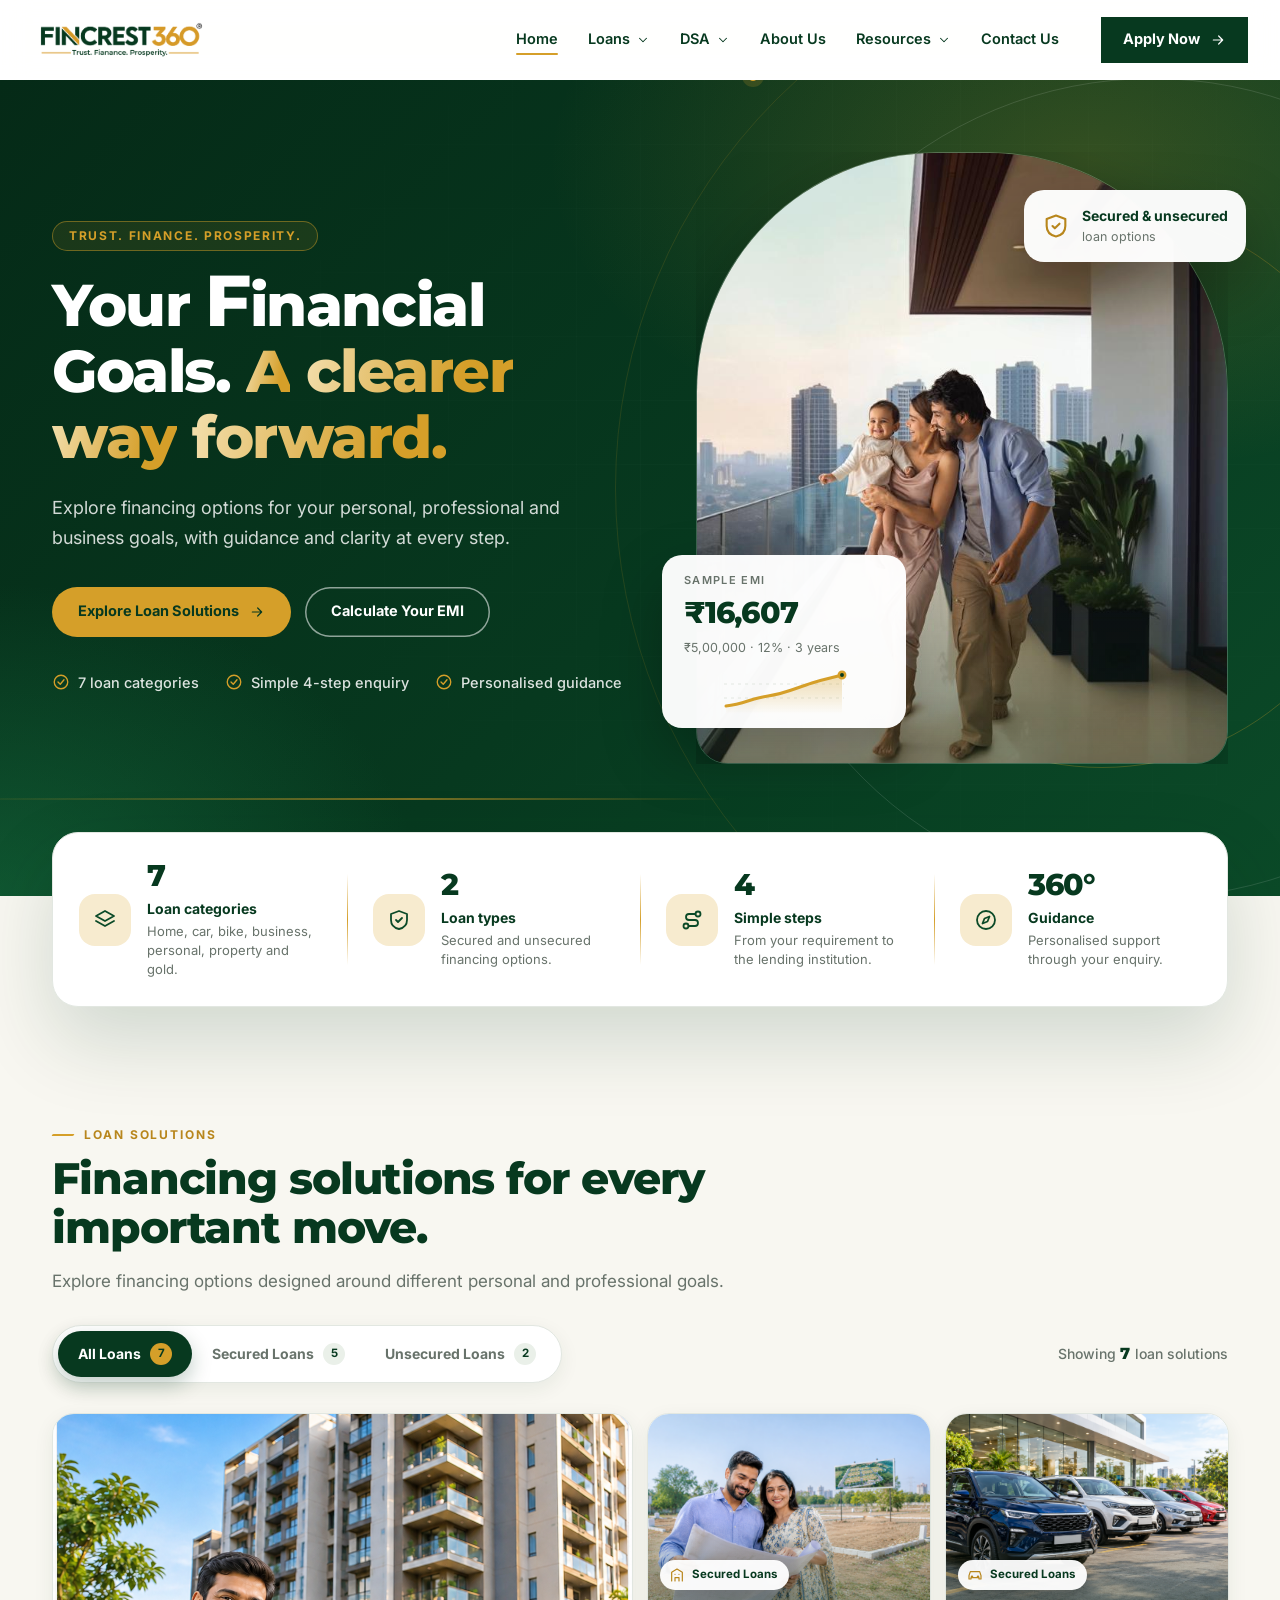
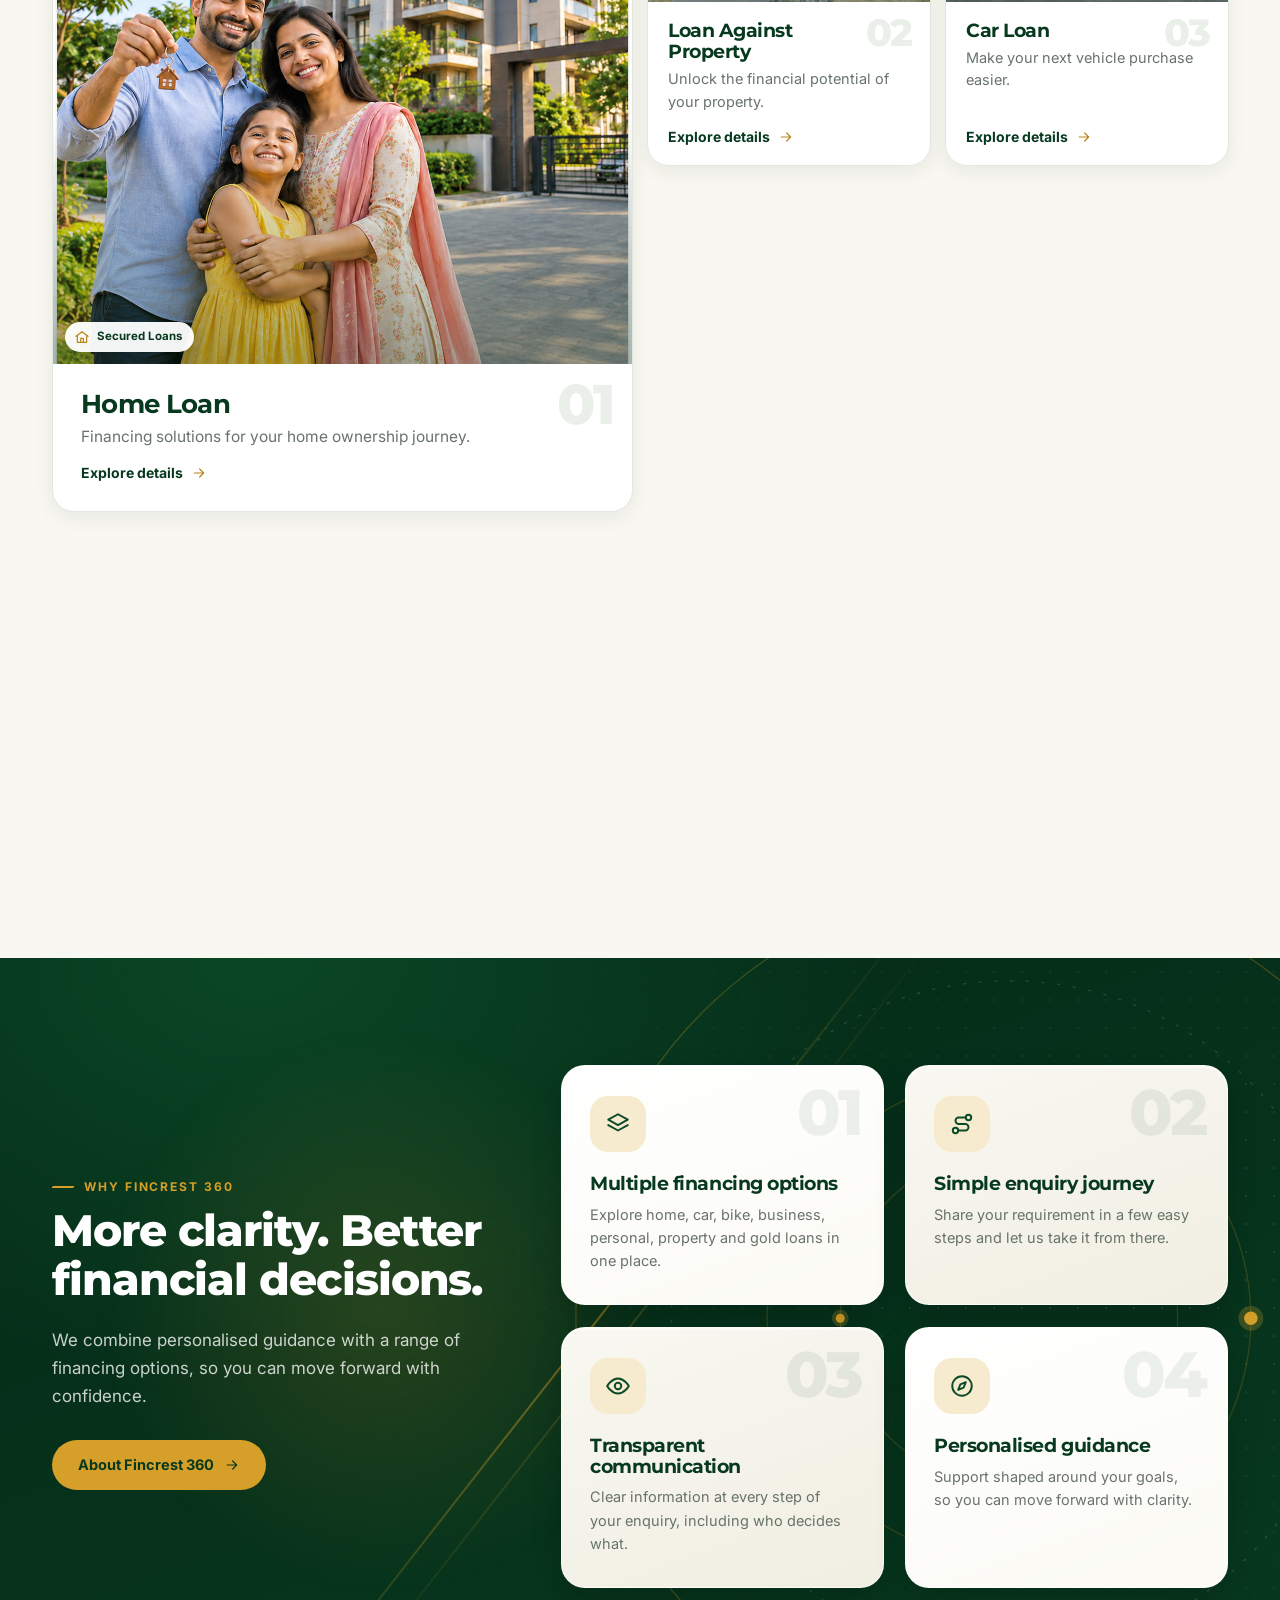
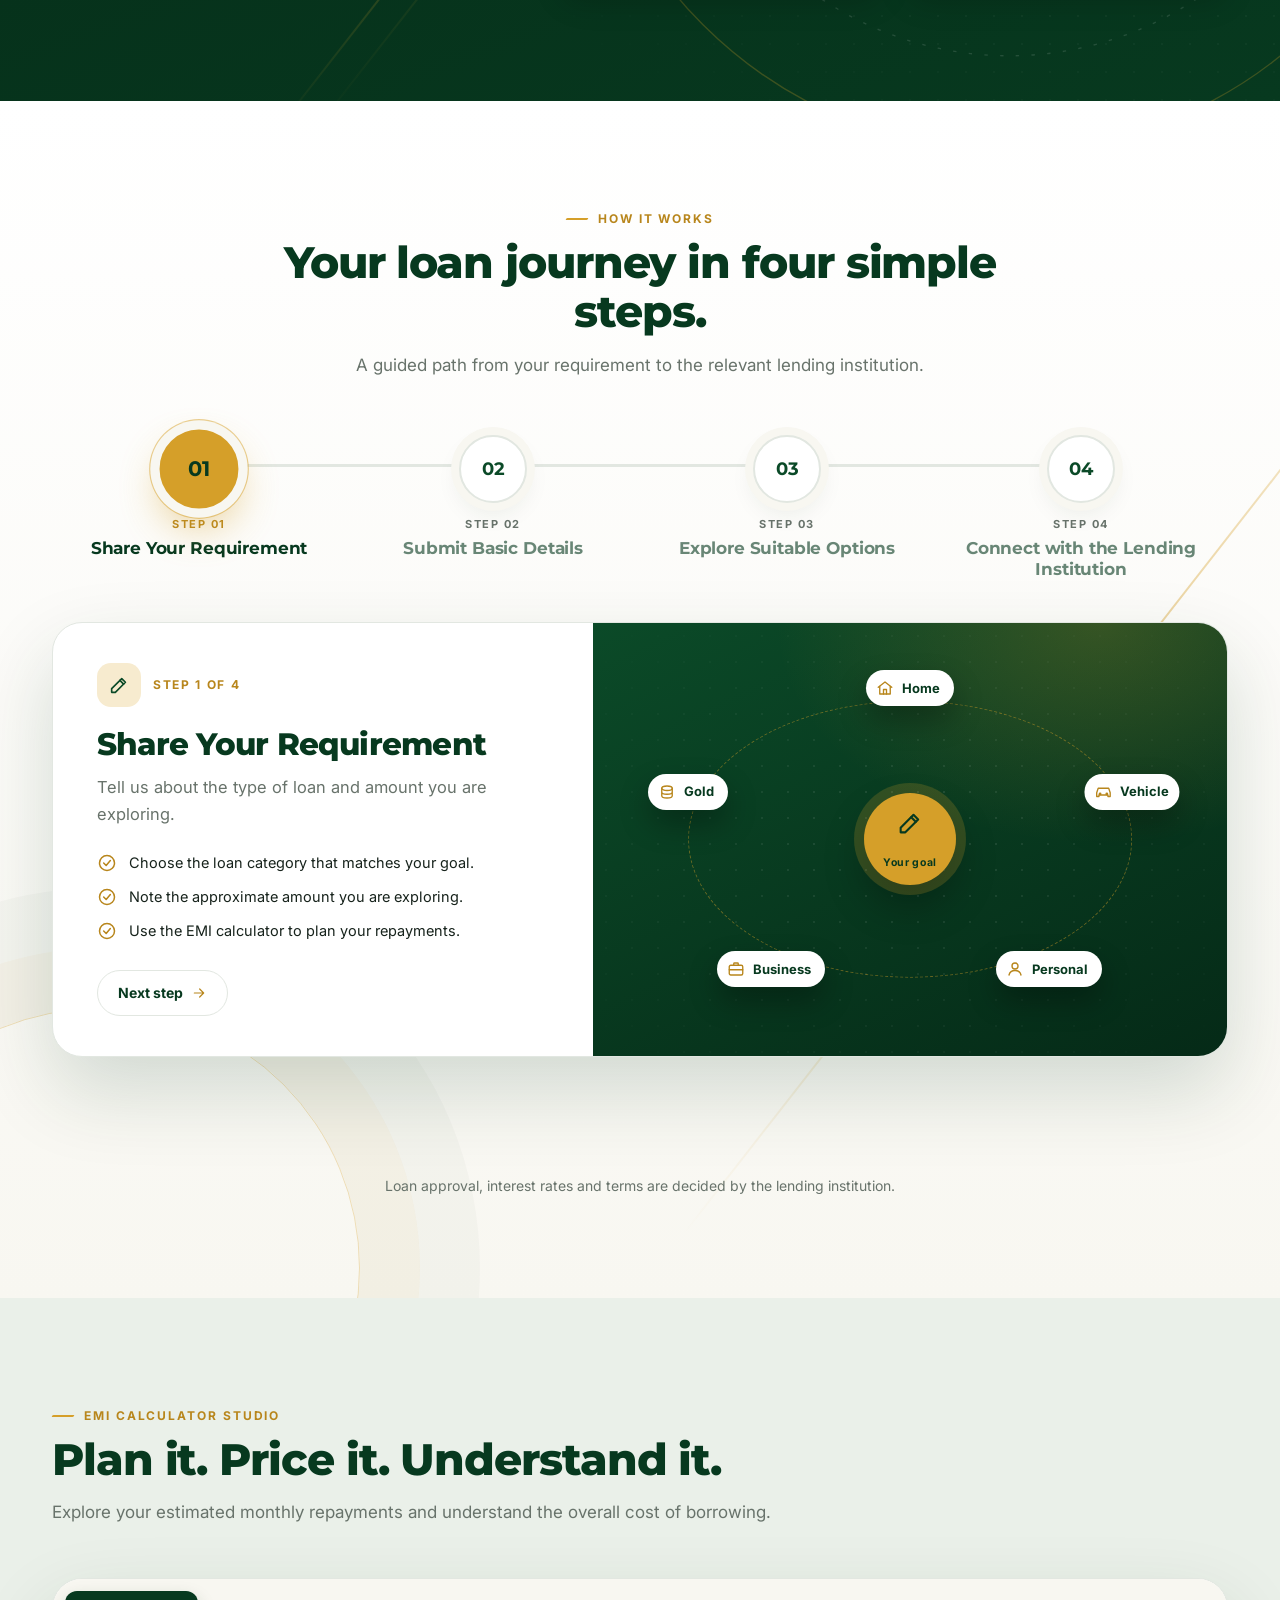
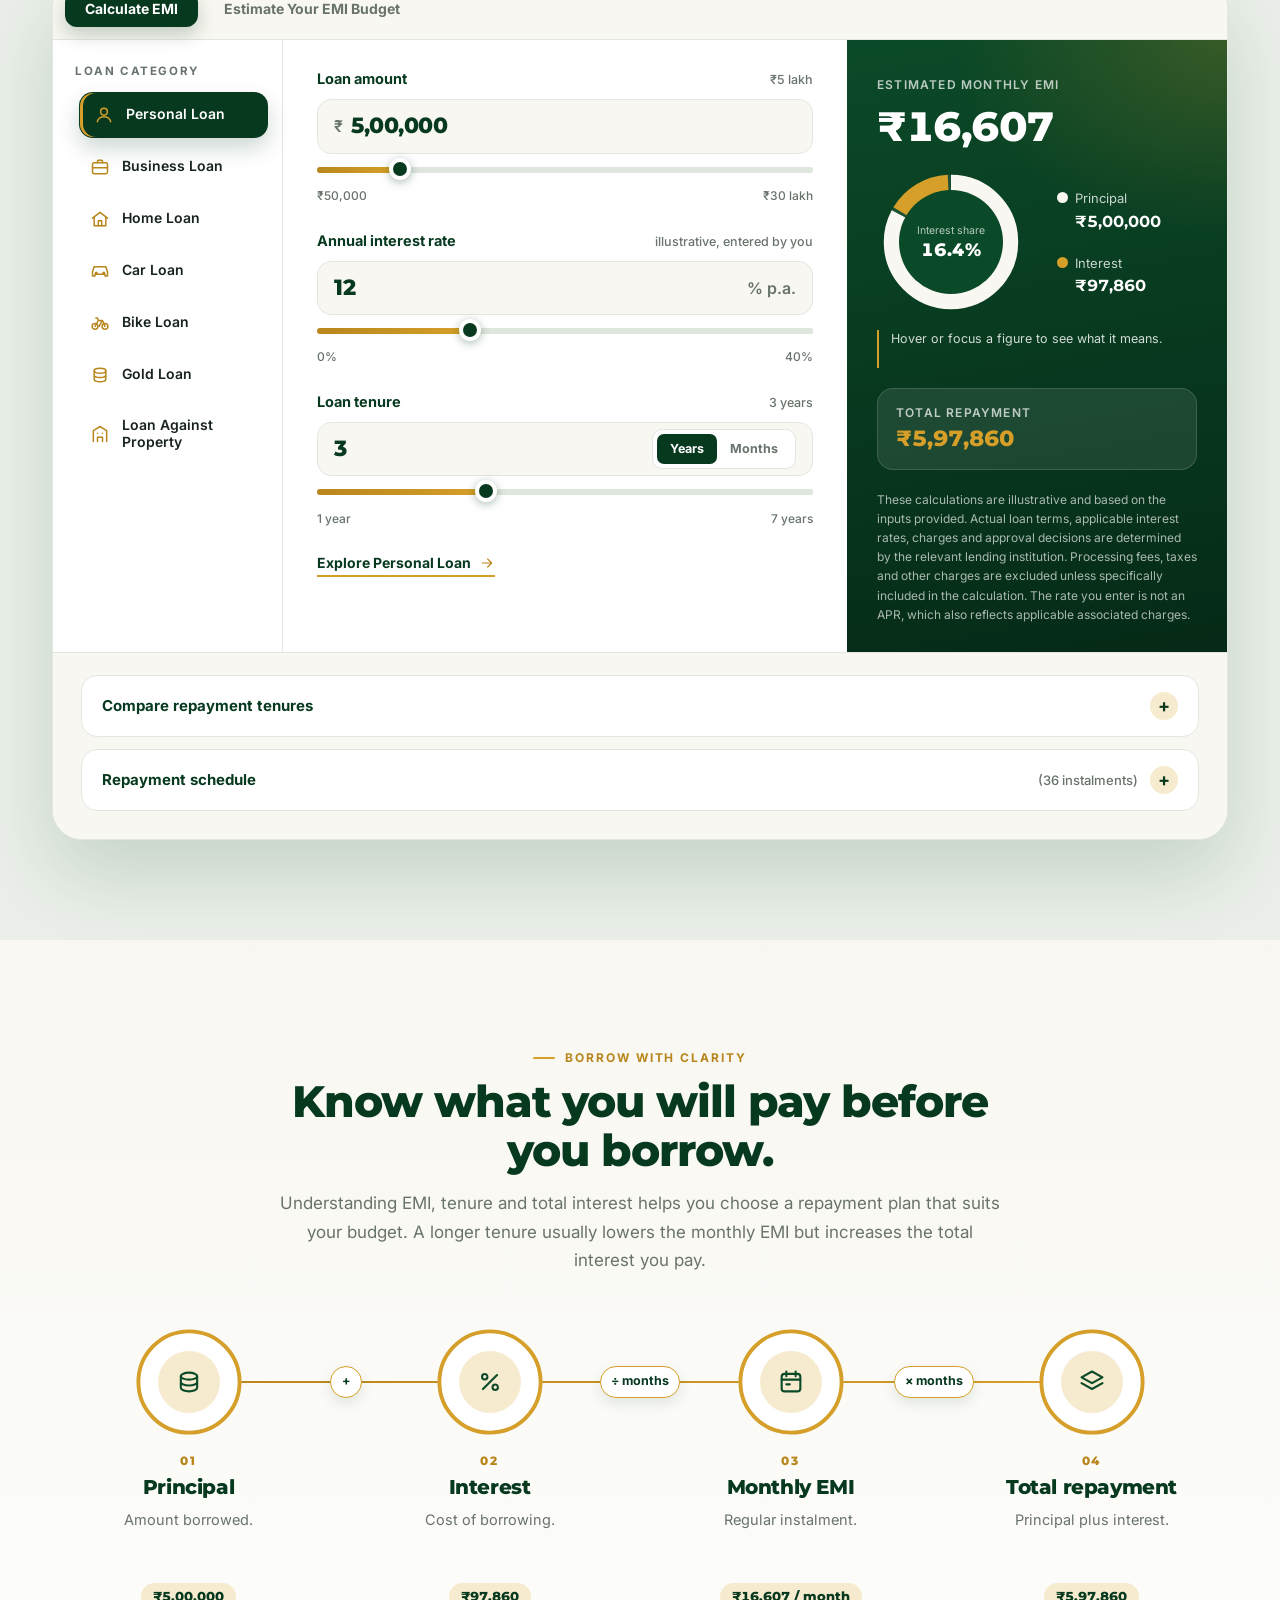
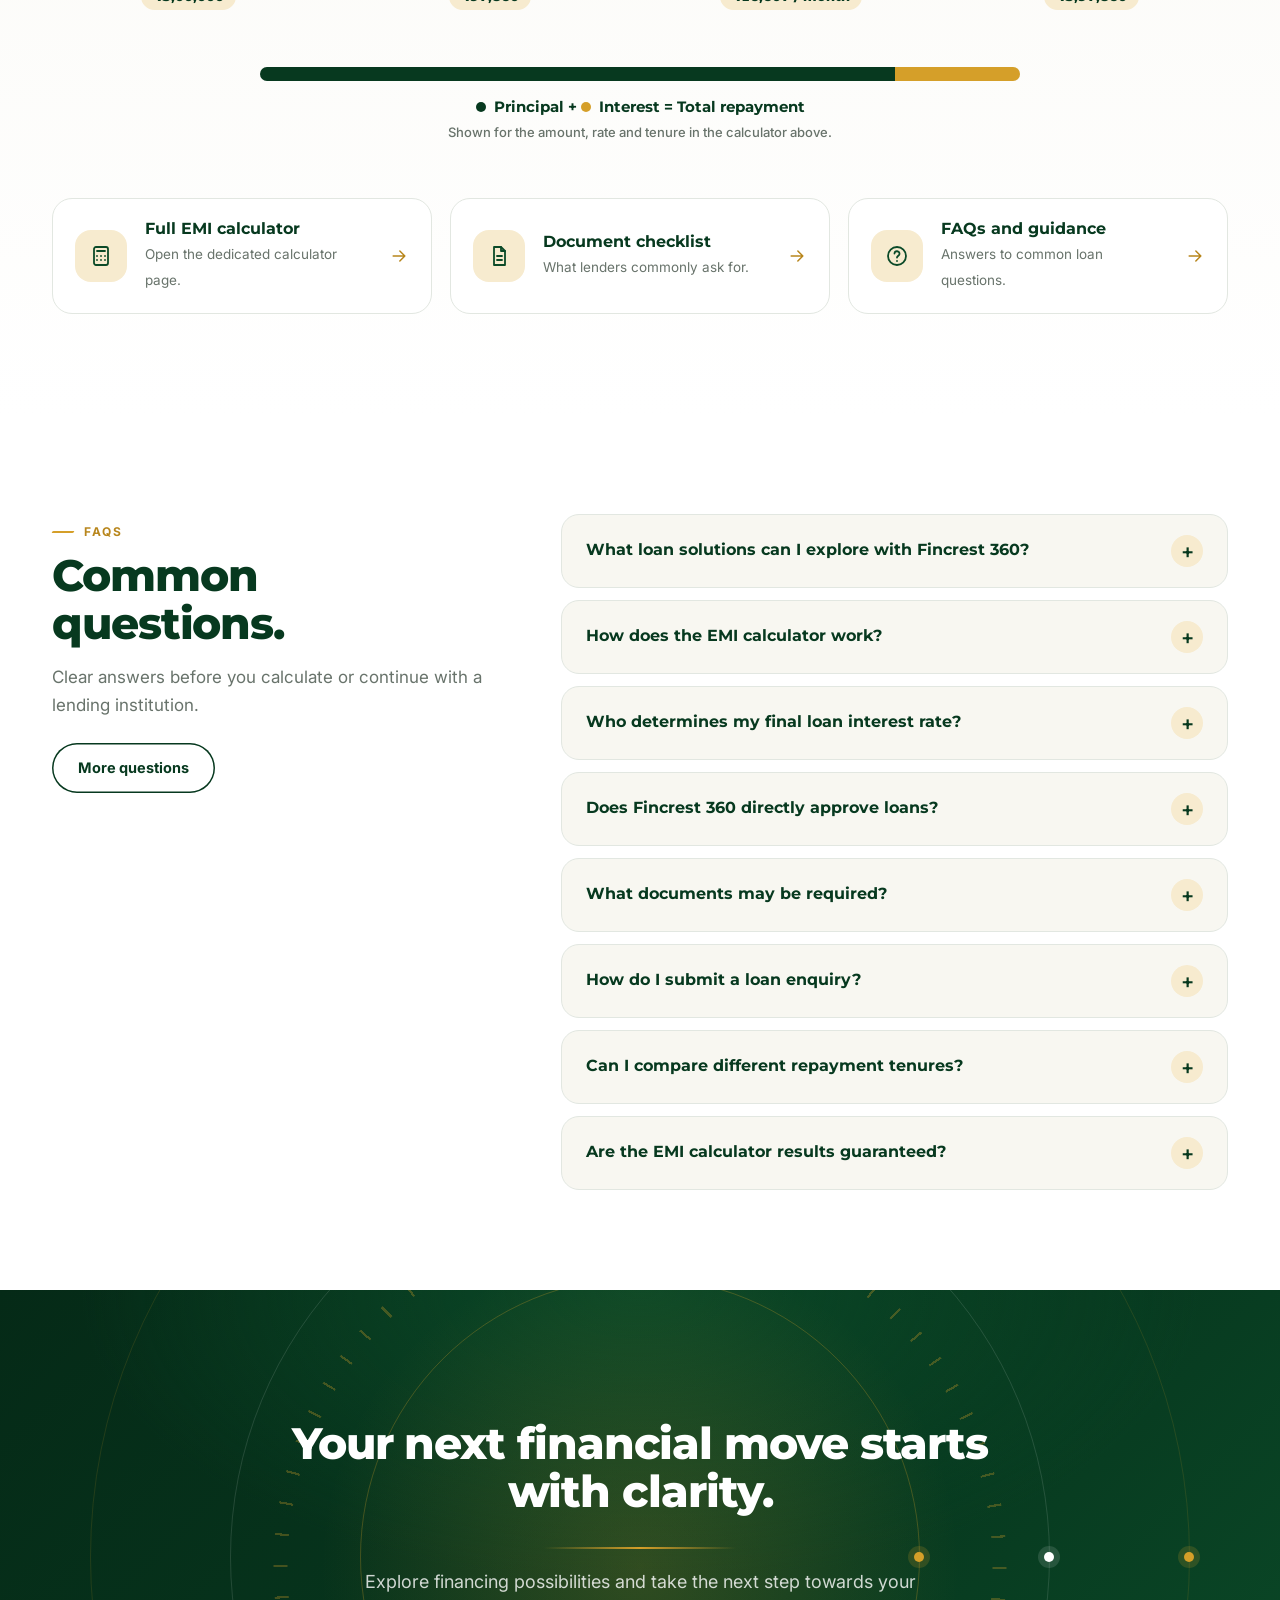
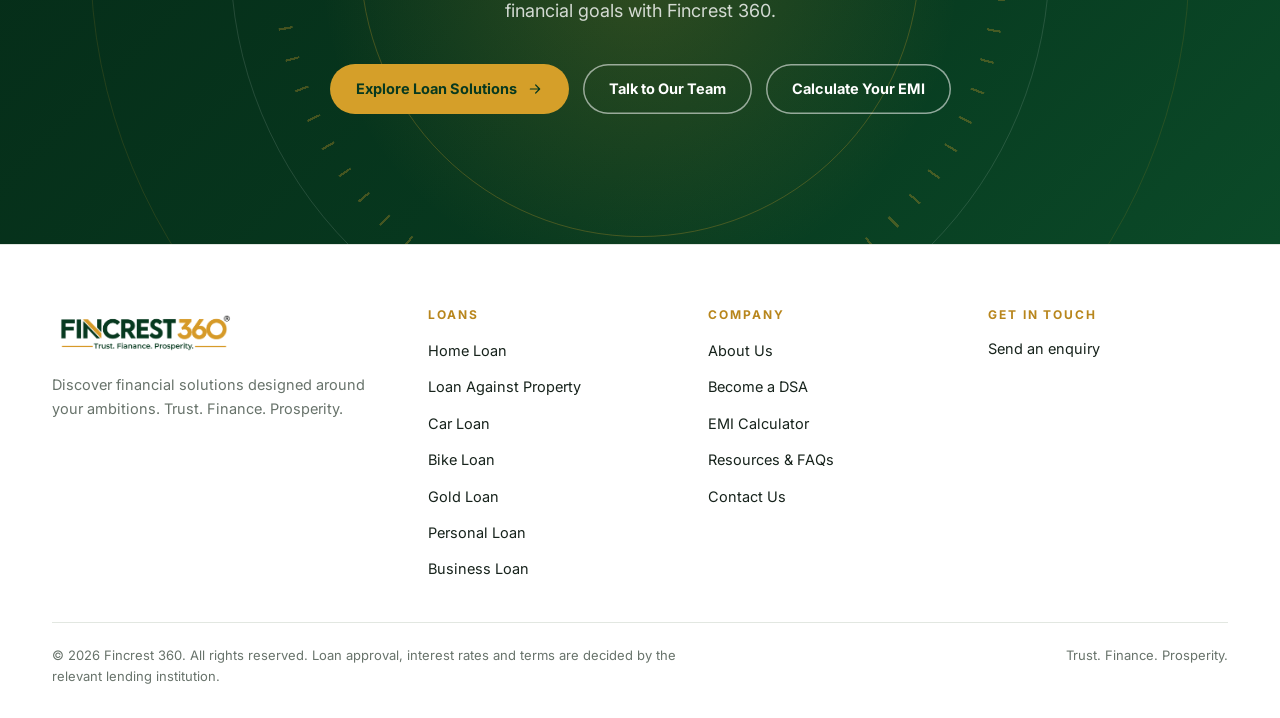
<file: fincrest-html/index.html>
<!doctype html>
<html lang="en" class="no-js">

<head>
  <meta charset="utf-8">
  <meta name="viewport" content="width=device-width, initial-scale=1">
  <title>Fincrest 360 | Loans, EMI Calculator &amp; Financial Guidance in India</title>
  <meta name="description"
    content="Explore home, car, bike, business, personal, gold and property loans with Fincrest 360. Estimate your EMI and share your requirement for guidance on suitable financing options.">
  <meta name="theme-color" content="#07391f">
  <meta property="og:type" content="website">
  <meta property="og:site_name" content="Fincrest 360">
  <meta property="og:title" content="Fincrest 360 | Loans, EMI Calculator &amp; Financial Guidance in India">
  <meta property="og:description"
    content="Explore home, car, bike, business, personal, gold and property loans with Fincrest 360. Estimate your EMI and share your requirement for guidance on suitable financing options.">
  <meta property="og:image" content="assets/img/hero-1.jpg">
  <link rel="icon" type="image/svg+xml" href="assets/img/favicon.svg">
  <link rel="preconnect" href="https://fonts.googleapis.com">
  <link rel="preconnect" href="https://fonts.gstatic.com" crossorigin>
  <link rel="stylesheet"
    href="https://fonts.googleapis.com/css2?family=Inter:wght@400;500;600;700&amp;family=Montserrat:wght@600;700;800&amp;display=swap">
  <link rel="stylesheet" href="assets/css/base.css">
  <link rel="stylesheet" href="assets/css/layout.css">
  <link rel="stylesheet" href="assets/css/components.css">
  <link rel="stylesheet" href="assets/css/pages.css">
  <link rel="stylesheet" href="assets/css/home-premium.css">
  <link rel="preload" as="image" href="assets/img/hero-1.jpg" fetchpriority="high">
</head>

<body>
  <a class="skip-link" href="#main">Skip to content</a>

  <header class="site-header" id="site-header">
    <div class="header-bar">
      <a class="brand" href="index.html" aria-label="Fincrest 360 home">
        <img src="assets/img/fincrest360-logo.png" width="171" height="44"
          alt="Fincrest 360 — Trust. Finance. Prosperity.">
      </a>

      <nav class="main-nav" aria-label="Primary">
        <ul class="nav-list">
          <li class="nav-item"><a class="nav-link" href="index.html" aria-current="page">Home</a></li>

          <li class="nav-item" data-menu>
            <button class="nav-link" type="button" aria-expanded="false" aria-controls="menu-loans">Loans <span
                class="chev"><svg viewBox="0 0 24 24" fill="none" stroke="currentColor" stroke-width="1.8"
                  stroke-width="2.3" stroke-linecap="round" stroke-linejoin="round" aria-hidden="true">
                  <path d="M6 9l6 6 6-6" />
                </svg></span></button>
            <div class="mega" id="menu-loans">
              <div class="mega-card">
                <div class="mega-col">
                  <p class="mega-title">Secured Loans</p>
                  <ul class="menu-list">
                    <li><a class="menu-item" href="loans/home-loan.html"><span class="menu-ico"><svg viewBox="0 0 24 24"
                            fill="none" stroke="currentColor" stroke-width="1.8" stroke-linecap="round"
                            stroke-linejoin="round" aria-hidden="true">
                            <path d="M3 11l9-7 9 7" />
                            <path d="M5 10v10h14V10" />
                            <path d="M10 20v-6h4v6" />
                          </svg></span><span class="menu-text"><strong>Home Loan</strong><span>Financing solutions for
                            your home ownership journey.</span></span><span class="menu-arrow"><svg viewBox="0 0 24 24"
                            fill="none" stroke="currentColor" stroke-width="1.8" stroke-width="2.3"
                            stroke-linecap="round" stroke-linejoin="round" aria-hidden="true">
                            <path d="M5 12h14M13 6l6 6-6 6" />
                          </svg></span></a></li>
                    <li><a class="menu-item" href="loans/loan-against-property.html"><span class="menu-ico"><svg
                            viewBox="0 0 24 24" fill="none" stroke="currentColor" stroke-width="1.8"
                            stroke-linecap="round" stroke-linejoin="round" aria-hidden="true">
                            <path d="M4 21V8l8-5 8 5v13" />
                            <path d="M9 21v-5h6v5M9 11h.01M15 11h.01" />
                          </svg></span><span class="menu-text"><strong>Loan Against Property</strong><span>Unlock the
                            financial potential of your property.</span></span><span class="menu-arrow"><svg
                            viewBox="0 0 24 24" fill="none" stroke="currentColor" stroke-width="1.8" stroke-width="2.3"
                            stroke-linecap="round" stroke-linejoin="round" aria-hidden="true">
                            <path d="M5 12h14M13 6l6 6-6 6" />
                          </svg></span></a></li>
                    <li><a class="menu-item" href="loans/car-loan.html"><span class="menu-ico"><svg viewBox="0 0 24 24"
                            fill="none" stroke="currentColor" stroke-width="1.8" stroke-linecap="round"
                            stroke-linejoin="round" aria-hidden="true">
                            <path d="M3 13l2-6h14l2 6v5h-3v-2H6v2H3z" />
                            <circle cx="7.5" cy="14.5" r="1" />
                            <circle cx="16.5" cy="14.5" r="1" />
                          </svg></span><span class="menu-text"><strong>Car Loan</strong><span>Make your next vehicle
                            purchase easier.</span></span><span class="menu-arrow"><svg viewBox="0 0 24 24" fill="none"
                            stroke="currentColor" stroke-width="1.8" stroke-width="2.3" stroke-linecap="round"
                            stroke-linejoin="round" aria-hidden="true">
                            <path d="M5 12h14M13 6l6 6-6 6" />
                          </svg></span></a></li>
                    <li><a class="menu-item" href="loans/bike-loan.html"><span class="menu-ico"><svg viewBox="0 0 24 24"
                            fill="none" stroke="currentColor" stroke-width="1.8" stroke-linecap="round"
                            stroke-linejoin="round" aria-hidden="true">
                            <circle cx="6" cy="16" r="3.5" />
                            <circle cx="18" cy="16" r="3.5" />
                            <path d="M6 16l4-7h5l3 7M10 9L9 6H7M14.5 9L11 16" />
                          </svg></span><span class="menu-text"><strong>Bike Loan</strong><span>Ride home your
                            two-wheeler with simple financing.</span></span><span class="menu-arrow"><svg
                            viewBox="0 0 24 24" fill="none" stroke="currentColor" stroke-width="1.8" stroke-width="2.3"
                            stroke-linecap="round" stroke-linejoin="round" aria-hidden="true">
                            <path d="M5 12h14M13 6l6 6-6 6" />
                          </svg></span></a></li>
                    <li><a class="menu-item" href="loans/gold-loan.html"><span class="menu-ico"><svg viewBox="0 0 24 24"
                            fill="none" stroke="currentColor" stroke-width="1.8" stroke-linecap="round"
                            stroke-linejoin="round" aria-hidden="true">
                            <ellipse cx="12" cy="7" rx="7" ry="3" />
                            <path d="M5 7v5c0 1.7 3.1 3 7 3s7-1.3 7-3V7M5 12v5c0 1.7 3.1 3 7 3s7-1.3 7-3v-5" />
                          </svg></span><span class="menu-text"><strong>Gold Loan</strong><span>Quick financial support
                            against your gold.</span></span><span class="menu-arrow"><svg viewBox="0 0 24 24"
                            fill="none" stroke="currentColor" stroke-width="1.8" stroke-width="2.3"
                            stroke-linecap="round" stroke-linejoin="round" aria-hidden="true">
                            <path d="M5 12h14M13 6l6 6-6 6" />
                          </svg></span></a></li>
                  </ul>
                </div>
                <div class="mega-col">
                  <p class="mega-title">Unsecured Loans</p>
                  <ul class="menu-list">
                    <li><a class="menu-item" href="loans/personal-loan.html"><span class="menu-ico"><svg
                            viewBox="0 0 24 24" fill="none" stroke="currentColor" stroke-width="1.8"
                            stroke-linecap="round" stroke-linejoin="round" aria-hidden="true">
                            <circle cx="12" cy="8" r="4" />
                            <path d="M4 20c1-4 4-6 8-6s7 2 8 6" />
                          </svg></span><span class="menu-text"><strong>Personal Loan</strong><span>Financial support for
                            your personal needs.</span></span><span class="menu-arrow"><svg viewBox="0 0 24 24"
                            fill="none" stroke="currentColor" stroke-width="1.8" stroke-width="2.3"
                            stroke-linecap="round" stroke-linejoin="round" aria-hidden="true">
                            <path d="M5 12h14M13 6l6 6-6 6" />
                          </svg></span></a></li>
                    <li><a class="menu-item" href="loans/business-loan.html"><span class="menu-ico"><svg
                            viewBox="0 0 24 24" fill="none" stroke="currentColor" stroke-width="1.8"
                            stroke-linecap="round" stroke-linejoin="round" aria-hidden="true">
                            <rect x="3" y="7" width="18" height="13" rx="2" />
                            <path d="M9 7V5a1 1 0 011-1h4a1 1 0 011 1v2M3 13h18" />
                          </svg></span><span class="menu-text"><strong>Business Loan</strong><span>Finance for business
                            growth and expansion.</span></span><span class="menu-arrow"><svg viewBox="0 0 24 24"
                            fill="none" stroke="currentColor" stroke-width="1.8" stroke-width="2.3"
                            stroke-linecap="round" stroke-linejoin="round" aria-hidden="true">
                            <path d="M5 12h14M13 6l6 6-6 6" />
                          </svg></span></a></li>
                  </ul>
                </div>
                <aside class="mega-promo">
                  <small>Fincrest 360</small>
                  <h3>Not sure which loan fits you?</h3>
                  <p>Share your requirement and we will help you explore suitable options.</p>
                  <div class="promo-links"><a href="contact.html">Talk to us</a><a href="calculators.html">Calculate
                      EMI</a></div>
                </aside>
              </div>
            </div>
          </li>

          <li class="nav-item nav-item--rel" data-menu>
            <button class="nav-link" type="button" aria-expanded="false" aria-controls="menu-dsa">DSA <span
                class="chev"><svg viewBox="0 0 24 24" fill="none" stroke="currentColor" stroke-width="1.8"
                  stroke-width="2.3" stroke-linecap="round" stroke-linejoin="round" aria-hidden="true">
                  <path d="M6 9l6 6 6-6" />
                </svg></span></button>
            <div class="mega mega--simple" id="menu-dsa">
              <div class="mega-card">
                <ul class="menu-list">
                  <li><a class="menu-item" href="dsa.html"><span class="menu-ico"><svg viewBox="0 0 24 24" fill="none"
                          stroke="currentColor" stroke-width="1.8" stroke-linecap="round" stroke-linejoin="round"
                          aria-hidden="true">
                          <path d="M3 12l4-4 4 2 3-2 4 3 3-1" />
                          <path d="M7 8l-4 4 6 6 2-1 2 1 4-4" />
                        </svg></span><span class="menu-text"><strong>Become a DSA</strong><span>Partner with Fincrest
                          360 as a Direct Selling Agent.</span></span><span class="menu-arrow"><svg viewBox="0 0 24 24"
                          fill="none" stroke="currentColor" stroke-width="1.8" stroke-width="2.3" stroke-linecap="round"
                          stroke-linejoin="round" aria-hidden="true">
                          <path d="M5 12h14M13 6l6 6-6 6" />
                        </svg></span></a></li>
                  <li><a class="menu-item" href="dsa.html#process"><span class="menu-ico"><svg viewBox="0 0 24 24"
                          fill="none" stroke="currentColor" stroke-width="1.8" stroke-linecap="round"
                          stroke-linejoin="round" aria-hidden="true">
                          <path d="M7 3h7l4 4v14H7z" />
                          <path d="M14 3v4h4M10 12h5M10 16h5" />
                        </svg></span><span class="menu-text"><strong>How it works</strong><span>The steps from enquiry
                          to onboarding.</span></span><span class="menu-arrow"><svg viewBox="0 0 24 24" fill="none"
                          stroke="currentColor" stroke-width="1.8" stroke-width="2.3" stroke-linecap="round"
                          stroke-linejoin="round" aria-hidden="true">
                          <path d="M5 12h14M13 6l6 6-6 6" />
                        </svg></span></a></li>
                  <li><a class="menu-item" href="dsa.html#enquire"><span class="menu-ico"><svg viewBox="0 0 24 24"
                          fill="none" stroke="currentColor" stroke-width="1.8" stroke-linecap="round"
                          stroke-linejoin="round" aria-hidden="true">
                          <circle cx="12" cy="12" r="9" />
                          <path d="M9.5 9.5a2.5 2.5 0 115 .5c0 1.5-2.5 2-2.5 3.5M12 17h.01" />
                        </svg></span><span class="menu-text"><strong>DSA enquiry</strong><span>Tell us about yourself
                          and we will get in touch.</span></span><span class="menu-arrow"><svg viewBox="0 0 24 24"
                          fill="none" stroke="currentColor" stroke-width="1.8" stroke-width="2.3" stroke-linecap="round"
                          stroke-linejoin="round" aria-hidden="true">
                          <path d="M5 12h14M13 6l6 6-6 6" />
                        </svg></span></a></li>
                </ul>
              </div>
            </div>
          </li>

          <li class="nav-item"><a class="nav-link" href="about.html">About Us</a></li>

          <li class="nav-item nav-item--rel" data-menu>
            <button class="nav-link" type="button" aria-expanded="false" aria-controls="menu-res">Resources <span
                class="chev"><svg viewBox="0 0 24 24" fill="none" stroke="currentColor" stroke-width="1.8"
                  stroke-width="2.3" stroke-linecap="round" stroke-linejoin="round" aria-hidden="true">
                  <path d="M6 9l6 6 6-6" />
                </svg></span></button>
            <div class="mega mega--simple" id="menu-res">
              <div class="mega-card">
                <ul class="menu-list">
                  <li><a class="menu-item" href="calculators.html"><span class="menu-ico"><svg viewBox="0 0 24 24"
                          fill="none" stroke="currentColor" stroke-width="1.8" stroke-linecap="round"
                          stroke-linejoin="round" aria-hidden="true">
                          <rect x="5" y="3" width="14" height="18" rx="2" />
                          <path d="M8 7h8M8 12h.01M12 12h.01M16 12h.01M8 16h.01M12 16h.01M16 16h.01" />
                        </svg></span><span class="menu-text"><strong>EMI Calculator</strong><span>Plan your monthly
                          repayments.</span></span><span class="menu-arrow"><svg viewBox="0 0 24 24" fill="none"
                          stroke="currentColor" stroke-width="1.8" stroke-width="2.3" stroke-linecap="round"
                          stroke-linejoin="round" aria-hidden="true">
                          <path d="M5 12h14M13 6l6 6-6 6" />
                        </svg></span></a></li>
                  <li><a class="menu-item" href="resources.html#faqs"><span class="menu-ico"><svg viewBox="0 0 24 24"
                          fill="none" stroke="currentColor" stroke-width="1.8" stroke-linecap="round"
                          stroke-linejoin="round" aria-hidden="true">
                          <circle cx="12" cy="12" r="9" />
                          <path d="M9.5 9.5a2.5 2.5 0 115 .5c0 1.5-2.5 2-2.5 3.5M12 17h.01" />
                        </svg></span><span class="menu-text"><strong>FAQs</strong><span>Answers to common loan
                          questions.</span></span><span class="menu-arrow"><svg viewBox="0 0 24 24" fill="none"
                          stroke="currentColor" stroke-width="1.8" stroke-width="2.3" stroke-linecap="round"
                          stroke-linejoin="round" aria-hidden="true">
                          <path d="M5 12h14M13 6l6 6-6 6" />
                        </svg></span></a></li>
                  <li><a class="menu-item" href="resources.html#documents"><span class="menu-ico"><svg
                          viewBox="0 0 24 24" fill="none" stroke="currentColor" stroke-width="1.8"
                          stroke-linecap="round" stroke-linejoin="round" aria-hidden="true">
                          <path d="M7 3h7l4 4v14H7z" />
                          <path d="M14 3v4h4M10 12h5M10 16h5" />
                        </svg></span><span class="menu-text"><strong>Document checklist</strong><span>What lenders
                          commonly ask for.</span></span><span class="menu-arrow"><svg viewBox="0 0 24 24" fill="none"
                          stroke="currentColor" stroke-width="1.8" stroke-width="2.3" stroke-linecap="round"
                          stroke-linejoin="round" aria-hidden="true">
                          <path d="M5 12h14M13 6l6 6-6 6" />
                        </svg></span></a></li>
                </ul>
              </div>
            </div>
          </li>

          <li class="nav-item"><a class="nav-link" href="contact.html">Contact Us</a></li>
        </ul>
      </nav>

      <a class="btn header-cta bla" href="contact.html#enquire">Apply Now <svg viewBox="0 0 24 24" fill="none"
          stroke="currentColor" stroke-width="1.8" stroke-width="2.3" stroke-linecap="round" stroke-linejoin="round"
          aria-hidden="true">
          <path d="M5 12h14M13 6l6 6-6 6" />
        </svg></a>
      <button class="burger" type="button" aria-label="Open menu" aria-expanded="false"
        aria-controls="mobile-menu"><span></span></button>
    </div>
  </header>

  <div class="mobile-menu" id="mobile-menu">
    <div class="m-item"><a class="m-link" href="index.html">Home</a></div>
    <div class="m-item">
      <button class="m-link" type="button" aria-expanded="false">Loans <span class="chev"><svg viewBox="0 0 24 24"
            fill="none" stroke="currentColor" stroke-width="1.8" stroke-width="2.3" stroke-linecap="round"
            stroke-linejoin="round" aria-hidden="true">
            <path d="M6 9l6 6 6-6" />
          </svg></span></button>
      <div class="m-sub">
        <div>
          <p class="m-group">Secured Loans</p>
          <ul class="menu-list">
            <li><a class="menu-item" href="loans/home-loan.html"><span class="menu-ico"><svg viewBox="0 0 24 24"
                    fill="none" stroke="currentColor" stroke-width="1.8" stroke-linecap="round" stroke-linejoin="round"
                    aria-hidden="true">
                    <path d="M3 11l9-7 9 7" />
                    <path d="M5 10v10h14V10" />
                    <path d="M10 20v-6h4v6" />
                  </svg></span><span class="menu-text"><strong>Home Loan</strong><span>Financing solutions for your home
                    ownership journey.</span></span><span class="menu-arrow"><svg viewBox="0 0 24 24" fill="none"
                    stroke="currentColor" stroke-width="1.8" stroke-width="2.3" stroke-linecap="round"
                    stroke-linejoin="round" aria-hidden="true">
                    <path d="M5 12h14M13 6l6 6-6 6" />
                  </svg></span></a></li>
            <li><a class="menu-item" href="loans/loan-against-property.html"><span class="menu-ico"><svg
                    viewBox="0 0 24 24" fill="none" stroke="currentColor" stroke-width="1.8" stroke-linecap="round"
                    stroke-linejoin="round" aria-hidden="true">
                    <path d="M4 21V8l8-5 8 5v13" />
                    <path d="M9 21v-5h6v5M9 11h.01M15 11h.01" />
                  </svg></span><span class="menu-text"><strong>Loan Against Property</strong><span>Unlock the financial
                    potential of your property.</span></span><span class="menu-arrow"><svg viewBox="0 0 24 24"
                    fill="none" stroke="currentColor" stroke-width="1.8" stroke-width="2.3" stroke-linecap="round"
                    stroke-linejoin="round" aria-hidden="true">
                    <path d="M5 12h14M13 6l6 6-6 6" />
                  </svg></span></a></li>
            <li><a class="menu-item" href="loans/car-loan.html"><span class="menu-ico"><svg viewBox="0 0 24 24"
                    fill="none" stroke="currentColor" stroke-width="1.8" stroke-linecap="round" stroke-linejoin="round"
                    aria-hidden="true">
                    <path d="M3 13l2-6h14l2 6v5h-3v-2H6v2H3z" />
                    <circle cx="7.5" cy="14.5" r="1" />
                    <circle cx="16.5" cy="14.5" r="1" />
                  </svg></span><span class="menu-text"><strong>Car Loan</strong><span>Make your next vehicle purchase
                    easier.</span></span><span class="menu-arrow"><svg viewBox="0 0 24 24" fill="none"
                    stroke="currentColor" stroke-width="1.8" stroke-width="2.3" stroke-linecap="round"
                    stroke-linejoin="round" aria-hidden="true">
                    <path d="M5 12h14M13 6l6 6-6 6" />
                  </svg></span></a></li>
            <li><a class="menu-item" href="loans/bike-loan.html"><span class="menu-ico"><svg viewBox="0 0 24 24"
                    fill="none" stroke="currentColor" stroke-width="1.8" stroke-linecap="round" stroke-linejoin="round"
                    aria-hidden="true">
                    <circle cx="6" cy="16" r="3.5" />
                    <circle cx="18" cy="16" r="3.5" />
                    <path d="M6 16l4-7h5l3 7M10 9L9 6H7M14.5 9L11 16" />
                  </svg></span><span class="menu-text"><strong>Bike Loan</strong><span>Ride home your two-wheeler with
                    simple financing.</span></span><span class="menu-arrow"><svg viewBox="0 0 24 24" fill="none"
                    stroke="currentColor" stroke-width="1.8" stroke-width="2.3" stroke-linecap="round"
                    stroke-linejoin="round" aria-hidden="true">
                    <path d="M5 12h14M13 6l6 6-6 6" />
                  </svg></span></a></li>
            <li><a class="menu-item" href="loans/gold-loan.html"><span class="menu-ico"><svg viewBox="0 0 24 24"
                    fill="none" stroke="currentColor" stroke-width="1.8" stroke-linecap="round" stroke-linejoin="round"
                    aria-hidden="true">
                    <ellipse cx="12" cy="7" rx="7" ry="3" />
                    <path d="M5 7v5c0 1.7 3.1 3 7 3s7-1.3 7-3V7M5 12v5c0 1.7 3.1 3 7 3s7-1.3 7-3v-5" />
                  </svg></span><span class="menu-text"><strong>Gold Loan</strong><span>Quick financial support against
                    your gold.</span></span><span class="menu-arrow"><svg viewBox="0 0 24 24" fill="none"
                    stroke="currentColor" stroke-width="1.8" stroke-width="2.3" stroke-linecap="round"
                    stroke-linejoin="round" aria-hidden="true">
                    <path d="M5 12h14M13 6l6 6-6 6" />
                  </svg></span></a></li>
          </ul>
          <p class="m-group">Unsecured Loans</p>
          <ul class="menu-list">
            <li><a class="menu-item" href="loans/personal-loan.html"><span class="menu-ico"><svg viewBox="0 0 24 24"
                    fill="none" stroke="currentColor" stroke-width="1.8" stroke-linecap="round" stroke-linejoin="round"
                    aria-hidden="true">
                    <circle cx="12" cy="8" r="4" />
                    <path d="M4 20c1-4 4-6 8-6s7 2 8 6" />
                  </svg></span><span class="menu-text"><strong>Personal Loan</strong><span>Financial support for your
                    personal needs.</span></span><span class="menu-arrow"><svg viewBox="0 0 24 24" fill="none"
                    stroke="currentColor" stroke-width="1.8" stroke-width="2.3" stroke-linecap="round"
                    stroke-linejoin="round" aria-hidden="true">
                    <path d="M5 12h14M13 6l6 6-6 6" />
                  </svg></span></a></li>
            <li><a class="menu-item" href="loans/business-loan.html"><span class="menu-ico"><svg viewBox="0 0 24 24"
                    fill="none" stroke="currentColor" stroke-width="1.8" stroke-linecap="round" stroke-linejoin="round"
                    aria-hidden="true">
                    <rect x="3" y="7" width="18" height="13" rx="2" />
                    <path d="M9 7V5a1 1 0 011-1h4a1 1 0 011 1v2M3 13h18" />
                  </svg></span><span class="menu-text"><strong>Business Loan</strong><span>Finance for business growth
                    and expansion.</span></span><span class="menu-arrow"><svg viewBox="0 0 24 24" fill="none"
                    stroke="currentColor" stroke-width="1.8" stroke-width="2.3" stroke-linecap="round"
                    stroke-linejoin="round" aria-hidden="true">
                    <path d="M5 12h14M13 6l6 6-6 6" />
                  </svg></span></a></li>
          </ul>
        </div>
      </div>
    </div>
    <div class="m-item">
      <button class="m-link" type="button" aria-expanded="false">DSA <span class="chev"><svg viewBox="0 0 24 24"
            fill="none" stroke="currentColor" stroke-width="1.8" stroke-width="2.3" stroke-linecap="round"
            stroke-linejoin="round" aria-hidden="true">
            <path d="M6 9l6 6 6-6" />
          </svg></span></button>
      <div class="m-sub">
        <div>
          <ul class="menu-list">
            <li><a class="menu-item" href="dsa.html"><span class="menu-ico"><svg viewBox="0 0 24 24" fill="none"
                    stroke="currentColor" stroke-width="1.8" stroke-linecap="round" stroke-linejoin="round"
                    aria-hidden="true">
                    <path d="M3 12l4-4 4 2 3-2 4 3 3-1" />
                    <path d="M7 8l-4 4 6 6 2-1 2 1 4-4" />
                  </svg></span><span class="menu-text"><strong>Become a DSA</strong><span>Partner with Fincrest 360 as a
                    Direct Selling Agent.</span></span><span class="menu-arrow"><svg viewBox="0 0 24 24" fill="none"
                    stroke="currentColor" stroke-width="1.8" stroke-width="2.3" stroke-linecap="round"
                    stroke-linejoin="round" aria-hidden="true">
                    <path d="M5 12h14M13 6l6 6-6 6" />
                  </svg></span></a></li>
            <li><a class="menu-item" href="dsa.html#process"><span class="menu-ico"><svg viewBox="0 0 24 24" fill="none"
                    stroke="currentColor" stroke-width="1.8" stroke-linecap="round" stroke-linejoin="round"
                    aria-hidden="true">
                    <path d="M7 3h7l4 4v14H7z" />
                    <path d="M14 3v4h4M10 12h5M10 16h5" />
                  </svg></span><span class="menu-text"><strong>How it works</strong><span>The steps from enquiry to
                    onboarding.</span></span><span class="menu-arrow"><svg viewBox="0 0 24 24" fill="none"
                    stroke="currentColor" stroke-width="1.8" stroke-width="2.3" stroke-linecap="round"
                    stroke-linejoin="round" aria-hidden="true">
                    <path d="M5 12h14M13 6l6 6-6 6" />
                  </svg></span></a></li>
            <li><a class="menu-item" href="dsa.html#enquire"><span class="menu-ico"><svg viewBox="0 0 24 24" fill="none"
                    stroke="currentColor" stroke-width="1.8" stroke-linecap="round" stroke-linejoin="round"
                    aria-hidden="true">
                    <circle cx="12" cy="12" r="9" />
                    <path d="M9.5 9.5a2.5 2.5 0 115 .5c0 1.5-2.5 2-2.5 3.5M12 17h.01" />
                  </svg></span><span class="menu-text"><strong>DSA enquiry</strong><span>Tell us about yourself and we
                    will get in touch.</span></span><span class="menu-arrow"><svg viewBox="0 0 24 24" fill="none"
                    stroke="currentColor" stroke-width="1.8" stroke-width="2.3" stroke-linecap="round"
                    stroke-linejoin="round" aria-hidden="true">
                    <path d="M5 12h14M13 6l6 6-6 6" />
                  </svg></span></a></li>
          </ul>
        </div>
      </div>
    </div>
    <div class="m-item"><a class="m-link" href="about.html">About Us</a></div>
    <div class="m-item">
      <button class="m-link" type="button" aria-expanded="false">Resources <span class="chev"><svg viewBox="0 0 24 24"
            fill="none" stroke="currentColor" stroke-width="1.8" stroke-width="2.3" stroke-linecap="round"
            stroke-linejoin="round" aria-hidden="true">
            <path d="M6 9l6 6 6-6" />
          </svg></span></button>
      <div class="m-sub">
        <div>
          <ul class="menu-list">
            <li><a class="menu-item" href="calculators.html"><span class="menu-ico"><svg viewBox="0 0 24 24" fill="none"
                    stroke="currentColor" stroke-width="1.8" stroke-linecap="round" stroke-linejoin="round"
                    aria-hidden="true">
                    <rect x="5" y="3" width="14" height="18" rx="2" />
                    <path d="M8 7h8M8 12h.01M12 12h.01M16 12h.01M8 16h.01M12 16h.01M16 16h.01" />
                  </svg></span><span class="menu-text"><strong>EMI Calculator</strong><span>Plan your monthly
                    repayments.</span></span><span class="menu-arrow"><svg viewBox="0 0 24 24" fill="none"
                    stroke="currentColor" stroke-width="1.8" stroke-width="2.3" stroke-linecap="round"
                    stroke-linejoin="round" aria-hidden="true">
                    <path d="M5 12h14M13 6l6 6-6 6" />
                  </svg></span></a></li>
            <li><a class="menu-item" href="resources.html#faqs"><span class="menu-ico"><svg viewBox="0 0 24 24"
                    fill="none" stroke="currentColor" stroke-width="1.8" stroke-linecap="round" stroke-linejoin="round"
                    aria-hidden="true">
                    <circle cx="12" cy="12" r="9" />
                    <path d="M9.5 9.5a2.5 2.5 0 115 .5c0 1.5-2.5 2-2.5 3.5M12 17h.01" />
                  </svg></span><span class="menu-text"><strong>FAQs</strong><span>Answers to common loan
                    questions.</span></span><span class="menu-arrow"><svg viewBox="0 0 24 24" fill="none"
                    stroke="currentColor" stroke-width="1.8" stroke-width="2.3" stroke-linecap="round"
                    stroke-linejoin="round" aria-hidden="true">
                    <path d="M5 12h14M13 6l6 6-6 6" />
                  </svg></span></a></li>
            <li><a class="menu-item" href="resources.html#documents"><span class="menu-ico"><svg viewBox="0 0 24 24"
                    fill="none" stroke="currentColor" stroke-width="1.8" stroke-linecap="round" stroke-linejoin="round"
                    aria-hidden="true">
                    <path d="M7 3h7l4 4v14H7z" />
                    <path d="M14 3v4h4M10 12h5M10 16h5" />
                  </svg></span><span class="menu-text"><strong>Document checklist</strong><span>What lenders commonly
                    ask for.</span></span><span class="menu-arrow"><svg viewBox="0 0 24 24" fill="none"
                    stroke="currentColor" stroke-width="1.8" stroke-width="2.3" stroke-linecap="round"
                    stroke-linejoin="round" aria-hidden="true">
                    <path d="M5 12h14M13 6l6 6-6 6" />
                  </svg></span></a></li>
          </ul>
        </div>
      </div>
    </div>
    <div class="m-item"><a class="m-link" href="contact.html">Contact Us</a></div>
    <a class="btn btn--block m-cta" href="contact.html#enquire">Apply Now <svg viewBox="0 0 24 24" fill="none"
        stroke="currentColor" stroke-width="1.8" stroke-width="2.3" stroke-linecap="round" stroke-linejoin="round"
        aria-hidden="true">
        <path d="M5 12h14M13 6l6 6-6 6" />
      </svg></a>
  </div>

  <main id="main">

    <!-- ============================================================================== -->
    <!-- SECTION 1: HERO SECTION                                                       -->
    <!-- Features: Animated title, background orbits, CTA buttons, and interactive      -->
    <!--           floating slider preview card with sample live EMI.                   -->
    <!-- ============================================================================== -->
    <section class="hp-hero" id="top" data-hp-hero>
      <div class="hp-orbits" aria-hidden="true"><i></i><i></i><i></i></div>
      <div class="hp-gold-line" aria-hidden="true"></div>
      <div class="container hp-hero-grid">
        <!-- Left column: Hero headlines, value points, and CTA buttons -->
        <div class="hp-hero-copy">
          <span class="hp-eyebrow hp-in">Trust. Finance. Prosperity.</span>
          <h1 aria-label="Your Financial Goals. A clearer way forward."><span class="hp-w" aria-hidden="true"><span
                style="--w:0">Your</span></span> <span class="hp-w" aria-hidden="true"><span style="--w:1"><span
                  class="hp-bigf">F</span>inancial</span></span> <span class="hp-w" aria-hidden="true"><span
                style="--w:2">Goals.</span></span> <em><span class="hp-w" aria-hidden="true"><span
                  style="--w:3">A</span></span> <span class="hp-w" aria-hidden="true"><span
                  style="--w:4">clearer</span></span> <span class="hp-w" aria-hidden="true"><span
                  style="--w:5">way</span></span> <span class="hp-w" aria-hidden="true"><span
                  style="--w:6">forward.</span></span></em></h1>
          <p class="hp-lead hp-in">Explore financing options for your personal, professional and business goals, with
            guidance and clarity at every step.</p>
          <div class="hp-actions hp-in">
            <a class="btn btn--gold" href="#loans" data-hp-magnet>Explore Loan Solutions <svg viewBox="0 0 24 24"
                fill="none" stroke="currentColor" stroke-width="1.8" stroke-width="2.3" stroke-linecap="round"
                stroke-linejoin="round" aria-hidden="true">
                <path d="M5 12h14M13 6l6 6-6 6" />
              </svg></a>
            <a class="btn btn--ghost" href="#emi" data-hp-magnet>Calculate Your EMI</a>
          </div>
          <ul class="hp-points hp-in">
            <li><svg viewBox="0 0 24 24" fill="none" stroke="currentColor" stroke-width="1.8" stroke-linecap="round"
                stroke-linejoin="round" aria-hidden="true">
                <circle cx="12" cy="12" r="9" />
                <path d="M8 12l3 3 5-6" />
              </svg>7 loan categories</li>
            <li><svg viewBox="0 0 24 24" fill="none" stroke="currentColor" stroke-width="1.8" stroke-linecap="round"
                stroke-linejoin="round" aria-hidden="true">
                <circle cx="12" cy="12" r="9" />
                <path d="M8 12l3 3 5-6" />
              </svg>Simple 4-step enquiry</li>
            <li><svg viewBox="0 0 24 24" fill="none" stroke="currentColor" stroke-width="1.8" stroke-linecap="round"
                stroke-linejoin="round" aria-hidden="true">
                <circle cx="12" cy="12" r="9" />
                <path d="M8 12l3 3 5-6" />
              </svg>Personalised guidance</li>
          </ul>
        </div>

        <!-- Right column: Rotating image carousel & floating EMI preview chip -->
        <div class="hp-hero-visual hp-in">
          <div class="hp-frame">
            <div class="hp-track" data-hp-track>
              <!-- Carousel images located at assets/img/hero-1.jpg, hero-2.jpg, hero-3.jpg -->
              <div class="hp-slide"><img src="assets/img/hero-1.jpg" width="1672" height="941"
                  alt="Family and home financing visual 1" fetchpriority="high"></div>
              <div class="hp-slide"><img src="assets/img/hero-2.jpg" width="1672" height="941"
                  alt="Family and home financing visual 2" loading="lazy"></div>
              <div class="hp-slide"><img src="assets/img/hero-3.jpg" width="1672" height="941"
                  alt="Family and home financing visual 3" loading="lazy"></div>
              <div class="hp-slide" aria-hidden="true"><img src="assets/img/hero-1.jpg" width="1672" height="941" alt=""
                  loading="lazy"></div>
            </div>
          </div>
          <!-- Floating Interactive EMI Badge with Sparkline chart -->
          <a class="hp-float hp-float--emi" href="#emi" aria-label="Open the EMI calculator">
            <small>Sample EMI</small>
            <strong data-hp-preview-emi>&#8377;16,607</strong>
            <span data-hp-preview-note>&#8377;5,00,000 &middot; 12% &middot; 3 years</span>
            <svg class="hp-spark" viewBox="0 0 120 44" aria-hidden="true">
              <defs>
                <linearGradient id="hp-sg" x1="0" y1="0" x2="0" y2="1">
                  <stop offset="0" stop-color="#d59f29" stop-opacity="0.35" />
                  <stop offset="1" stop-color="#d59f29" stop-opacity="0" />
                </linearGradient>
              </defs>
              <path class="hp-spark-grid" d="M0 14H120M0 28H120" />
              <path class="hp-spark-area" d="M2 36C20 34 28 28 44 26S72 18 88 13 108 8 118 5V44H2Z" />
              <path class="hp-spark-line" pathLength="1" d="M2 36C20 34 28 28 44 26S72 18 88 13 108 8 118 5" />
              <circle class="hp-spark-dot" cx="118" cy="5" r="3.2" />
            </svg>
          </a>
          <div class="hp-float hp-float--chip"><svg viewBox="0 0 24 24" fill="none" stroke="currentColor"
              stroke-width="1.8" stroke-linecap="round" stroke-linejoin="round" aria-hidden="true">
              <path d="M12 3l8 3v6c0 5-3.5 8-8 9-4.5-1-8-4-8-9V6z" />
              <path d="M9 12l2 2 4-4" />
            </svg><span><b>Secured &amp; unsecured</b>loan options</span></div>
        </div>
      </div>
    </section>

    <!-- ============================================================================== -->
    <!-- SECTION 2: TRUST COUNTERS / HIGHLIGHTS BAR                                    -->
    <!-- Data source: $trust array defined at the top of this file                      -->
    <!-- ============================================================================== -->
    <section class="hp-trust" aria-label="Fincrest 360 at a glance">
      <div class="container">
        <ul class="hp-trust-list">
          <li class="hp-trust-item reveal">
            <span class="hp-ico"><svg viewBox="0 0 24 24" fill="none" stroke="currentColor" stroke-width="1.8"
                stroke-linecap="round" stroke-linejoin="round" aria-hidden="true">
                <path d="M12 3l9 5-9 5-9-5z" />
                <path d="M3 13l9 5 9-5" />
              </svg></span>
            <div><strong>7</strong><b>Loan categories</b><span>Home, car, bike, business, personal, property and
                gold.</span></div>
          </li>
          <li class="hp-trust-item reveal">
            <span class="hp-ico"><svg viewBox="0 0 24 24" fill="none" stroke="currentColor" stroke-width="1.8"
                stroke-linecap="round" stroke-linejoin="round" aria-hidden="true">
                <path d="M12 3l8 3v6c0 5-3.5 8-8 9-4.5-1-8-4-8-9V6z" />
                <path d="M9 12l2 2 4-4" />
              </svg></span>
            <div><strong>2</strong><b>Loan types</b><span>Secured and unsecured financing options.</span></div>
          </li>
          <li class="hp-trust-item reveal">
            <span class="hp-ico"><svg viewBox="0 0 24 24" fill="none" stroke="currentColor" stroke-width="1.8"
                stroke-linecap="round" stroke-linejoin="round" aria-hidden="true">
                <circle cx="6" cy="18" r="2.5" />
                <circle cx="18" cy="6" r="2.5" />
                <path d="M8.5 18H15a3 3 0 000-6H9a3 3 0 010-6h6.5" />
              </svg></span>
            <div><strong>4</strong><b>Simple steps</b><span>From your requirement to the lending institution.</span>
            </div>
          </li>
          <li class="hp-trust-item reveal">
            <span class="hp-ico"><svg viewBox="0 0 24 24" fill="none" stroke="currentColor" stroke-width="1.8"
                stroke-linecap="round" stroke-linejoin="round" aria-hidden="true">
                <circle cx="12" cy="12" r="9" />
                <path d="M15.5 8.5l-2 5-5 2 2-5z" />
              </svg></span>
            <div><strong>360&deg;</strong><b>Guidance</b><span>Personalised support through your enquiry.</span></div>
          </li>
        </ul>
      </div>
    </section>

    <!-- ============================================================================== -->
    <!-- SECTION 3: LOAN PRODUCTS CATALOG / GRID                                       -->
    <!-- Data source: $LOANS array in includes/data.php                                -->
    <!-- Features: Category filter buttons ('All', 'Secured', 'Unsecured'), card tilt, -->
    <!--           card images from assets/img/photos/, and a 'Talk to us' promo card. -->
    <!-- ============================================================================== -->
    <section class="hp-section hp-products" id="loans">
      <div class="container">
        <div class="hp-head reveal">
          <span class="eyebrow">Loan solutions</span>
          <h2>Financing solutions for every important move.</h2>
          <p>Explore financing options designed around different personal and professional goals.</p>
        </div>

        <!-- Filter Buttons: All, Secured, Unsecured -->
        <div class="hp-filterbar reveal" data-hp-filter>
          <div class="hp-filters" role="group" aria-label="Filter loan solutions">
            <span class="hp-filter-thumb" aria-hidden="true"></span>
            <button type="button" class="is-on" data-f="all" aria-pressed="true">All Loans <b>7</b></button>
            <button type="button" data-f="secured" aria-pressed="false">Secured Loans <b>5</b></button>
            <button type="button" data-f="unsecured" aria-pressed="false">Unsecured Loans <b>2</b></button>
          </div>
          <p class="hp-count" role="status" data-hp-count>Showing <b>7</b> loan solutions</p>
        </div>

        <!-- Loan Cards Grid -->
        <div class="hp-loans" data-hp-loans>
          <a class="hp-loan reveal" data-group="secured" href="loans/home-loan.html">
            <span class="hp-loan-in" data-hp-tilt data-tilt-max="3">
              <span class="hp-loan-media">
                <img src="assets/img/photos/home.png" width="700" height="525" loading="lazy" alt="Home Loan">
                <span class="hp-loan-tag"><svg viewBox="0 0 24 24" fill="none" stroke="currentColor" stroke-width="1.8"
                    stroke-linecap="round" stroke-linejoin="round" aria-hidden="true">
                    <path d="M3 11l9-7 9 7" />
                    <path d="M5 10v10h14V10" />
                    <path d="M10 20v-6h4v6" />
                  </svg>Secured Loans</span>
              </span>
              <span class="hp-loan-body">
                <span class="hp-loan-no" aria-hidden="true">01</span>
                <h3>Home Loan</h3>
                <p>Financing solutions for your home ownership journey.</p>
                <span class="hp-link">Explore details <svg viewBox="0 0 24 24" fill="none" stroke="currentColor"
                    stroke-width="1.8" stroke-width="2.3" stroke-linecap="round" stroke-linejoin="round"
                    aria-hidden="true">
                    <path d="M5 12h14M13 6l6 6-6 6" />
                  </svg></span>
              </span>
            </span>
          </a>
          <a class="hp-loan reveal" data-group="secured" href="loans/loan-against-property.html">
            <span class="hp-loan-in" data-hp-tilt data-tilt-max="3">
              <span class="hp-loan-media">
                <img src="assets/img/photos/property.png" width="700" height="525" loading="lazy"
                  alt="Loan Against Property">
                <span class="hp-loan-tag"><svg viewBox="0 0 24 24" fill="none" stroke="currentColor" stroke-width="1.8"
                    stroke-linecap="round" stroke-linejoin="round" aria-hidden="true">
                    <path d="M4 21V8l8-5 8 5v13" />
                    <path d="M9 21v-5h6v5M9 11h.01M15 11h.01" />
                  </svg>Secured Loans</span>
              </span>
              <span class="hp-loan-body">
                <span class="hp-loan-no" aria-hidden="true">02</span>
                <h3>Loan Against Property</h3>
                <p>Unlock the financial potential of your property.</p>
                <span class="hp-link">Explore details <svg viewBox="0 0 24 24" fill="none" stroke="currentColor"
                    stroke-width="1.8" stroke-width="2.3" stroke-linecap="round" stroke-linejoin="round"
                    aria-hidden="true">
                    <path d="M5 12h14M13 6l6 6-6 6" />
                  </svg></span>
              </span>
            </span>
          </a>
          <a class="hp-loan reveal" data-group="secured" href="loans/car-loan.html">
            <span class="hp-loan-in" data-hp-tilt data-tilt-max="3">
              <span class="hp-loan-media">
                <img src="assets/img/photos/car.png" width="700" height="525" loading="lazy" alt="Car Loan">
                <span class="hp-loan-tag"><svg viewBox="0 0 24 24" fill="none" stroke="currentColor" stroke-width="1.8"
                    stroke-linecap="round" stroke-linejoin="round" aria-hidden="true">
                    <path d="M3 13l2-6h14l2 6v5h-3v-2H6v2H3z" />
                    <circle cx="7.5" cy="14.5" r="1" />
                    <circle cx="16.5" cy="14.5" r="1" />
                  </svg>Secured Loans</span>
              </span>
              <span class="hp-loan-body">
                <span class="hp-loan-no" aria-hidden="true">03</span>
                <h3>Car Loan</h3>
                <p>Make your next vehicle purchase easier.</p>
                <span class="hp-link">Explore details <svg viewBox="0 0 24 24" fill="none" stroke="currentColor"
                    stroke-width="1.8" stroke-width="2.3" stroke-linecap="round" stroke-linejoin="round"
                    aria-hidden="true">
                    <path d="M5 12h14M13 6l6 6-6 6" />
                  </svg></span>
              </span>
            </span>
          </a>
          <a class="hp-loan reveal" data-group="secured" href="loans/bike-loan.html">
            <span class="hp-loan-in" data-hp-tilt data-tilt-max="3">
              <span class="hp-loan-media">
                <img src="assets/img/photos/bike.png" width="700" height="525" loading="lazy" alt="Bike Loan">
                <span class="hp-loan-tag"><svg viewBox="0 0 24 24" fill="none" stroke="currentColor" stroke-width="1.8"
                    stroke-linecap="round" stroke-linejoin="round" aria-hidden="true">
                    <circle cx="6" cy="16" r="3.5" />
                    <circle cx="18" cy="16" r="3.5" />
                    <path d="M6 16l4-7h5l3 7M10 9L9 6H7M14.5 9L11 16" />
                  </svg>Secured Loans</span>
              </span>
              <span class="hp-loan-body">
                <span class="hp-loan-no" aria-hidden="true">04</span>
                <h3>Bike Loan</h3>
                <p>Ride home your two-wheeler with simple financing.</p>
                <span class="hp-link">Explore details <svg viewBox="0 0 24 24" fill="none" stroke="currentColor"
                    stroke-width="1.8" stroke-width="2.3" stroke-linecap="round" stroke-linejoin="round"
                    aria-hidden="true">
                    <path d="M5 12h14M13 6l6 6-6 6" />
                  </svg></span>
              </span>
            </span>
          </a>
          <a class="hp-loan reveal" data-group="secured" href="loans/gold-loan.html">
            <span class="hp-loan-in" data-hp-tilt data-tilt-max="3">
              <span class="hp-loan-media">
                <img src="assets/img/photos/gold.jpg" width="700" height="525" loading="lazy" alt="Gold Loan">
                <span class="hp-loan-tag"><svg viewBox="0 0 24 24" fill="none" stroke="currentColor" stroke-width="1.8"
                    stroke-linecap="round" stroke-linejoin="round" aria-hidden="true">
                    <ellipse cx="12" cy="7" rx="7" ry="3" />
                    <path d="M5 7v5c0 1.7 3.1 3 7 3s7-1.3 7-3V7M5 12v5c0 1.7 3.1 3 7 3s7-1.3 7-3v-5" />
                  </svg>Secured Loans</span>
              </span>
              <span class="hp-loan-body">
                <span class="hp-loan-no" aria-hidden="true">05</span>
                <h3>Gold Loan</h3>
                <p>Quick financial support against your gold.</p>
                <span class="hp-link">Explore details <svg viewBox="0 0 24 24" fill="none" stroke="currentColor"
                    stroke-width="1.8" stroke-width="2.3" stroke-linecap="round" stroke-linejoin="round"
                    aria-hidden="true">
                    <path d="M5 12h14M13 6l6 6-6 6" />
                  </svg></span>
              </span>
            </span>
          </a>
          <a class="hp-loan reveal" data-group="unsecured" href="loans/personal-loan.html">
            <span class="hp-loan-in" data-hp-tilt data-tilt-max="3">
              <span class="hp-loan-media">
                <img src="assets/img/photos/personal.png" width="700" height="525" loading="lazy" alt="Personal Loan">
                <span class="hp-loan-tag"><svg viewBox="0 0 24 24" fill="none" stroke="currentColor" stroke-width="1.8"
                    stroke-linecap="round" stroke-linejoin="round" aria-hidden="true">
                    <circle cx="12" cy="8" r="4" />
                    <path d="M4 20c1-4 4-6 8-6s7 2 8 6" />
                  </svg>Unsecured Loans</span>
              </span>
              <span class="hp-loan-body">
                <span class="hp-loan-no" aria-hidden="true">06</span>
                <h3>Personal Loan</h3>
                <p>Financial support for your personal needs.</p>
                <span class="hp-link">Explore details <svg viewBox="0 0 24 24" fill="none" stroke="currentColor"
                    stroke-width="1.8" stroke-width="2.3" stroke-linecap="round" stroke-linejoin="round"
                    aria-hidden="true">
                    <path d="M5 12h14M13 6l6 6-6 6" />
                  </svg></span>
              </span>
            </span>
          </a>
          <a class="hp-loan reveal" data-group="unsecured" href="loans/business-loan.html">
            <span class="hp-loan-in" data-hp-tilt data-tilt-max="3">
              <span class="hp-loan-media">
                <img src="assets/img/photos/business.png" width="700" height="525" loading="lazy" alt="Business Loan">
                <span class="hp-loan-tag"><svg viewBox="0 0 24 24" fill="none" stroke="currentColor" stroke-width="1.8"
                    stroke-linecap="round" stroke-linejoin="round" aria-hidden="true">
                    <rect x="3" y="7" width="18" height="13" rx="2" />
                    <path d="M9 7V5a1 1 0 011-1h4a1 1 0 011 1v2M3 13h18" />
                  </svg>Unsecured Loans</span>
              </span>
              <span class="hp-loan-body">
                <span class="hp-loan-no" aria-hidden="true">07</span>
                <h3>Business Loan</h3>
                <p>Finance for business growth and expansion.</p>
                <span class="hp-link">Explore details <svg viewBox="0 0 24 24" fill="none" stroke="currentColor"
                    stroke-width="1.8" stroke-width="2.3" stroke-linecap="round" stroke-linejoin="round"
                    aria-hidden="true">
                    <path d="M5 12h14M13 6l6 6-6 6" />
                  </svg></span>
              </span>
            </span>
          </a>

          <!-- Promo Card at end of grid for undecided visitors -->
          <div class="hp-loan hp-loan--promo reveal" data-promo>
            <div class="hp-loan-in">
              <span class="hp-loan-body">
                <h3>Not sure which loan fits you?</h3>
                <p>Share your requirement and we will help you explore suitable options.</p>
                <a class="btn btn--gold" href="contact.html#enquire">Talk to us <svg viewBox="0 0 24 24" fill="none"
                    stroke="currentColor" stroke-width="1.8" stroke-width="2.3" stroke-linecap="round"
                    stroke-linejoin="round" aria-hidden="true">
                    <path d="M5 12h14M13 6l6 6-6 6" />
                  </svg></a>
              </span>
            </div>
          </div>
        </div>
      </div>
    </section>

    <!-- ============================================================================== -->
    <!-- SECTION 4: WHY FINCREST 360                                                   -->
    <!-- Data source: $why array at the top of this file                               -->
    <!-- Background: Animated dark gradient with planetary orbital rotation lines       -->
    <!-- ============================================================================== -->
    <section class="hp-why" id="why" data-hp-seq data-hp-bg>
      <div class="hp-why-bg" aria-hidden="true">
        <span class="hp-why-glow"></span>
        <span class="hp-why-dots"></span>
        <span class="hp-why-slash hp-why-slash--a"></span>
        <span class="hp-why-slash hp-why-slash--b"></span>
        <svg class="hp-why-orbit" viewBox="0 0 800 800" fill="none">
          <circle class="o1" cx="400" cy="400" r="385" />
          <circle class="o2" cx="400" cy="400" r="300" />
          <g class="orb">
            <circle class="o3" cx="400" cy="400" r="215" />
            <circle class="dot" cx="615" cy="400" r="6" />
          </g>
          <g class="orb orb--rev">
            <circle class="o3" cx="400" cy="400" r="150" />
            <circle class="dot dot--sm" cx="250" cy="400" r="4" />
          </g>
        </svg>
      </div>
      <div class="container hp-why-grid">
        <div class="hp-why-intro">
          <span class="eyebrow" data-hp-s style="--s:0">Why Fincrest 360</span>
          <h2 class="hp-mask" data-hp-s style="--s:1"><span>More clarity. Better financial decisions.</span></h2>
          <p data-hp-s style="--s:3">We combine personalised guidance with a range of financing options, so you can move
            forward with confidence.</p>
          <a class="btn btn--gold" data-hp-s style="--s:4" data-hp-magnet href="about.html">About Fincrest 360 <svg
              viewBox="0 0 24 24" fill="none" stroke="currentColor" stroke-width="1.8" stroke-width="2.3"
              stroke-linecap="round" stroke-linejoin="round" aria-hidden="true">
              <path d="M5 12h14M13 6l6 6-6 6" />
            </svg></a>
        </div>
        <!-- 4 Value Feature Cards with hover 3D tilt -->
        <div class="hp-why-cards" data-hp-cards>
          <article class="hp-why-card" data-hp-s style="--s:4">
            <div class="hp-why-in" data-hp-tilt data-tilt-max="2.6">
              <span class="hp-why-edge" aria-hidden="true"></span>
              <span class="hp-why-no" aria-hidden="true">01</span>
              <span class="hp-ico hp-ico--draw"><svg viewBox="0 0 24 24" fill="none" stroke="currentColor"
                  stroke-width="1.8" stroke-linecap="round" stroke-linejoin="round" aria-hidden="true">
                  <path pathLength="1" d="M12 3l9 5-9 5-9-5z" />
                  <path pathLength="1" d="M3 13l9 5 9-5" />
                </svg></span>
              <h3>Multiple financing options</h3>
              <p>Explore home, car, bike, business, personal, property and gold loans in one place.</p>
              <span class="hp-why-bar" aria-hidden="true"></span>
            </div>
          </article>
          <article class="hp-why-card" data-hp-s style="--s:5">
            <div class="hp-why-in" data-hp-tilt data-tilt-max="2.6">
              <span class="hp-why-edge" aria-hidden="true"></span>
              <span class="hp-why-no" aria-hidden="true">02</span>
              <span class="hp-ico hp-ico--draw"><svg viewBox="0 0 24 24" fill="none" stroke="currentColor"
                  stroke-width="1.8" stroke-linecap="round" stroke-linejoin="round" aria-hidden="true">
                  <circle pathLength="1" cx="6" cy="18" r="2.5" />
                  <circle pathLength="1" cx="18" cy="6" r="2.5" />
                  <path pathLength="1" d="M8.5 18H15a3 3 0 000-6H9a3 3 0 010-6h6.5" />
                </svg></span>
              <h3>Simple enquiry journey</h3>
              <p>Share your requirement in a few easy steps and let us take it from there.</p>
              <span class="hp-why-bar" aria-hidden="true"></span>
            </div>
          </article>
          <article class="hp-why-card" data-hp-s style="--s:6">
            <div class="hp-why-in" data-hp-tilt data-tilt-max="2.6">
              <span class="hp-why-edge" aria-hidden="true"></span>
              <span class="hp-why-no" aria-hidden="true">03</span>
              <span class="hp-ico hp-ico--draw"><svg viewBox="0 0 24 24" fill="none" stroke="currentColor"
                  stroke-width="1.8" stroke-linecap="round" stroke-linejoin="round" aria-hidden="true">
                  <path pathLength="1" d="M2 12s4-7 10-7 10 7 10 7-4 7-10 7S2 12 2 12z" />
                  <circle pathLength="1" cx="12" cy="12" r="3" />
                </svg></span>
              <h3>Transparent communication</h3>
              <p>Clear information at every step of your enquiry, including who decides what.</p>
              <span class="hp-why-bar" aria-hidden="true"></span>
            </div>
          </article>
          <article class="hp-why-card" data-hp-s style="--s:7">
            <div class="hp-why-in" data-hp-tilt data-tilt-max="2.6">
              <span class="hp-why-edge" aria-hidden="true"></span>
              <span class="hp-why-no" aria-hidden="true">04</span>
              <span class="hp-ico hp-ico--draw"><svg viewBox="0 0 24 24" fill="none" stroke="currentColor"
                  stroke-width="1.8" stroke-linecap="round" stroke-linejoin="round" aria-hidden="true">
                  <circle pathLength="1" cx="12" cy="12" r="9" />
                  <path pathLength="1" d="M15.5 8.5l-2 5-5 2 2-5z" />
                </svg></span>
              <h3>Personalised guidance</h3>
              <p>Support shaped around your goals, so you can move forward with clarity.</p>
              <span class="hp-why-bar" aria-hidden="true"></span>
            </div>
          </article>
        </div>
      </div>
    </section>


    <!-- ============================================================================== -->
    <!-- SECTION 5: HOW IT WORKS (Interactive 4-Step Journey)                          -->
    <!-- Data source: $steps array at the top of this file                             -->
    <!-- Behavior: Step indicator buttons switch active tabs with next/prev buttons    -->
    <!-- ============================================================================== -->
    <section class="hp-section hp-section--white hp-journey" id="how" data-hp-bg>
      <div class="hp-j-bg" aria-hidden="true"><span class="hp-j-slash"></span><span class="hp-j-ring"></span></div>
      <div class="container">
        <div class="hp-head hp-head--center reveal">
          <span class="eyebrow">How it works</span>
          <h2>Your loan journey in four simple steps.</h2>
          <p>A guided path from your requirement to the relevant lending institution.</p>
        </div>

        <!-- Stepper Navigation & Content -->
        <div class="hp-j" data-hp-journey role="group" aria-label="Loan journey, four steps">
          <div class="hp-j-step is-active" style="--n:1">
            <!-- Step Tab Trigger -->
            <button type="button" class="hp-j-btn" id="hp-jb1" aria-pressed="true" aria-controls="hp-jd1"
              data-j-btn="0">
              <span class="hp-j-dot"><b>01</b></span>
              <span class="hp-j-label"><small>Step 01</small><strong>Share Your Requirement</strong></span>
            </button>
            <i class="hp-j-seg" aria-hidden="true"></i>

            <!-- Step Detailed Body -->
            <div class="hp-j-detail" id="hp-jd1" role="region" aria-labelledby="hp-jb1">
              <div class="hp-j-detail-in">
                <div class="hp-j-copy">
                  <div class="hp-j-meta"><span class="hp-j-ico"><svg viewBox="0 0 24 24" fill="none"
                        stroke="currentColor" stroke-width="1.8" stroke-linecap="round" stroke-linejoin="round"
                        aria-hidden="true">
                        <path pathLength="1" d="M4 20h4L19 9l-4-4L4 16z" />
                        <path pathLength="1" d="M13 7l4 4" />
                      </svg></span><span>Step 1 of 4</span></div>
                  <h3>Share Your Requirement</h3>
                  <p class="hp-j-sum">Tell us about the type of loan and amount you are exploring.</p>
                  <ul class="hp-j-points">
                    <li><svg viewBox="0 0 24 24" fill="none" stroke="currentColor" stroke-width="1.8"
                        stroke-linecap="round" stroke-linejoin="round" aria-hidden="true">
                        <circle cx="12" cy="12" r="9" />
                        <path d="M8 12l3 3 5-6" />
                      </svg>Choose the loan category that matches your goal.</li>
                    <li><svg viewBox="0 0 24 24" fill="none" stroke="currentColor" stroke-width="1.8"
                        stroke-linecap="round" stroke-linejoin="round" aria-hidden="true">
                        <circle cx="12" cy="12" r="9" />
                        <path d="M8 12l3 3 5-6" />
                      </svg>Note the approximate amount you are exploring.</li>
                    <li><svg viewBox="0 0 24 24" fill="none" stroke="currentColor" stroke-width="1.8"
                        stroke-linecap="round" stroke-linejoin="round" aria-hidden="true">
                        <circle cx="12" cy="12" r="9" />
                        <path d="M8 12l3 3 5-6" />
                      </svg>Use the EMI calculator to plan your repayments.</li>
                  </ul>
                  <!-- Navigation Prev/Next buttons -->
                  <div class="hp-j-nav">
                    <button type="button" class="hp-j-step-btn hp-j-step-btn--next" data-j-go="1">Next step <svg
                        viewBox="0 0 24 24" fill="none" stroke="currentColor" stroke-width="1.8" stroke-width="2.3"
                        stroke-linecap="round" stroke-linejoin="round" aria-hidden="true">
                        <path d="M5 12h14M13 6l6 6-6 6" />
                      </svg></button>
                  </div>
                </div>
                <div class="hp-j-stage" aria-hidden="true">
                  <span class="hp-j-stage-dots"></span>
                  <div class="hp-sc hp-sc--1"><span class="hp-sc-ring"></span><span class="hp-sc-hub"><svg
                        viewBox="0 0 24 24" fill="none" stroke="currentColor" stroke-width="1.8" stroke-linecap="round"
                        stroke-linejoin="round" aria-hidden="true">
                        <path d="M4 20h4L19 9l-4-4L4 16z" />
                        <path d="M13 7l4 4" />
                      </svg><small>Your goal</small></span><span class="hp-chip" style="--x:0;--y:-35;--k:0"><svg
                        viewBox="0 0 24 24" fill="none" stroke="currentColor" stroke-width="1.8" stroke-linecap="round"
                        stroke-linejoin="round" aria-hidden="true">
                        <path d="M3 11l9-7 9 7" />
                        <path d="M5 10v10h14V10" />
                        <path d="M10 20v-6h4v6" />
                      </svg>Home</span><span class="hp-chip" style="--x:35;--y:-11;--k:1"><svg viewBox="0 0 24 24"
                        fill="none" stroke="currentColor" stroke-width="1.8" stroke-linecap="round"
                        stroke-linejoin="round" aria-hidden="true">
                        <path d="M3 13l2-6h14l2 6v5h-3v-2H6v2H3z" />
                        <circle cx="7.5" cy="14.5" r="1" />
                        <circle cx="16.5" cy="14.5" r="1" />
                      </svg>Vehicle</span><span class="hp-chip" style="--x:22;--y:30;--k:2"><svg viewBox="0 0 24 24"
                        fill="none" stroke="currentColor" stroke-width="1.8" stroke-linecap="round"
                        stroke-linejoin="round" aria-hidden="true">
                        <circle cx="12" cy="8" r="4" />
                        <path d="M4 20c1-4 4-6 8-6s7 2 8 6" />
                      </svg>Personal</span><span class="hp-chip" style="--x:-22;--y:30;--k:3"><svg viewBox="0 0 24 24"
                        fill="none" stroke="currentColor" stroke-width="1.8" stroke-linecap="round"
                        stroke-linejoin="round" aria-hidden="true">
                        <rect x="3" y="7" width="18" height="13" rx="2" />
                        <path d="M9 7V5a1 1 0 011-1h4a1 1 0 011 1v2M3 13h18" />
                      </svg>Business</span><span class="hp-chip" style="--x:-35;--y:-11;--k:4"><svg viewBox="0 0 24 24"
                        fill="none" stroke="currentColor" stroke-width="1.8" stroke-linecap="round"
                        stroke-linejoin="round" aria-hidden="true">
                        <ellipse cx="12" cy="7" rx="7" ry="3" />
                        <path d="M5 7v5c0 1.7 3.1 3 7 3s7-1.3 7-3V7M5 12v5c0 1.7 3.1 3 7 3s7-1.3 7-3v-5" />
                      </svg>Gold</span></div>
                </div>
              </div>
            </div>
          </div>
          <div class="hp-j-step" style="--n:2">
            <!-- Step Tab Trigger -->
            <button type="button" class="hp-j-btn" id="hp-jb2" aria-pressed="false" aria-controls="hp-jd2"
              data-j-btn="1">
              <span class="hp-j-dot"><b>02</b></span>
              <span class="hp-j-label"><small>Step 02</small><strong>Submit Basic Details</strong></span>
            </button>
            <i class="hp-j-seg" aria-hidden="true"></i>

            <!-- Step Detailed Body -->
            <div class="hp-j-detail" id="hp-jd2" role="region" aria-labelledby="hp-jb2">
              <div class="hp-j-detail-in">
                <div class="hp-j-copy">
                  <div class="hp-j-meta"><span class="hp-j-ico"><svg viewBox="0 0 24 24" fill="none"
                        stroke="currentColor" stroke-width="1.8" stroke-linecap="round" stroke-linejoin="round"
                        aria-hidden="true">
                        <path pathLength="1" d="M7 3h7l4 4v14H7z" />
                        <path pathLength="1" d="M14 3v4h4M10 12h5M10 16h5" />
                      </svg></span><span>Step 2 of 4</span></div>
                  <h3>Submit Basic Details</h3>
                  <p class="hp-j-sum">Provide the necessary basic details for your enquiry.</p>
                  <ul class="hp-j-points">
                    <li><svg viewBox="0 0 24 24" fill="none" stroke="currentColor" stroke-width="1.8"
                        stroke-linecap="round" stroke-linejoin="round" aria-hidden="true">
                        <circle cx="12" cy="12" r="9" />
                        <path d="M8 12l3 3 5-6" />
                      </svg>Share your name, contact details and requirement.</li>
                    <li><svg viewBox="0 0 24 24" fill="none" stroke="currentColor" stroke-width="1.8"
                        stroke-linecap="round" stroke-linejoin="round" aria-hidden="true">
                        <circle cx="12" cy="12" r="9" />
                        <path d="M8 12l3 3 5-6" />
                      </svg>Add the loan category and the amount you have in mind.</li>
                    <li><svg viewBox="0 0 24 24" fill="none" stroke="currentColor" stroke-width="1.8"
                        stroke-linecap="round" stroke-linejoin="round" aria-hidden="true">
                        <circle cx="12" cy="12" r="9" />
                        <path d="M8 12l3 3 5-6" />
                      </svg>Keep common documents handy: identity, address and income proof.</li>
                  </ul>
                  <!-- Navigation Prev/Next buttons -->
                  <div class="hp-j-nav">
                    <button type="button" class="hp-j-step-btn" data-j-go="0" aria-label="Previous step"><svg
                        viewBox="0 0 24 24" fill="none" stroke="currentColor" stroke-width="1.8" stroke-linecap="round"
                        stroke-linejoin="round" aria-hidden="true">
                        <path d="M15 6l-6 6 6 6" />
                      </svg></button> <button type="button" class="hp-j-step-btn hp-j-step-btn--next" data-j-go="2">Next
                      step <svg viewBox="0 0 24 24" fill="none" stroke="currentColor" stroke-width="1.8"
                        stroke-width="2.3" stroke-linecap="round" stroke-linejoin="round" aria-hidden="true">
                        <path d="M5 12h14M13 6l6 6-6 6" />
                      </svg></button>
                  </div>
                </div>
                <div class="hp-j-stage" aria-hidden="true">
                  <span class="hp-j-stage-dots"></span>
                  <div class="hp-sc hp-sc--2">
                    <div class="hp-form">
                      <div class="hp-f" style="--k:0"><small>Full name</small><span class="hp-bar"
                          style="--w:56%"></span></div>
                      <div class="hp-f" style="--k:1"><small>Loan category</small><span class="hp-pill"><svg
                            viewBox="0 0 24 24" fill="none" stroke="currentColor" stroke-width="1.8"
                            stroke-linecap="round" stroke-linejoin="round" aria-hidden="true">
                            <path d="M3 11l9-7 9 7" />
                            <path d="M5 10v10h14V10" />
                            <path d="M10 20v-6h4v6" />
                          </svg>Home Loan<svg viewBox="0 0 24 24" fill="none" stroke="currentColor" stroke-width="1.8"
                            stroke-width="2.3" stroke-linecap="round" stroke-linejoin="round" aria-hidden="true">
                            <path d="M6 9l6 6 6-6" />
                          </svg></span></div>
                      <div class="hp-f" style="--k:2"><small>Loan amount</small><span
                          class="hp-amt"><em>&#8377;</em><span class="hp-bar" style="--w:42%"></span></span><span
                          class="hp-slider"><i></i></span></div>
                      <ul class="hp-docs">
                        <li style="--k:3"><svg viewBox="0 0 24 24" fill="none" stroke="currentColor" stroke-width="1.8"
                            stroke-linecap="round" stroke-linejoin="round" aria-hidden="true">
                            <circle cx="12" cy="12" r="9" />
                            <path d="M8 12l3 3 5-6" />
                          </svg>Identity proof</li>
                        <li style="--k:4"><svg viewBox="0 0 24 24" fill="none" stroke="currentColor" stroke-width="1.8"
                            stroke-linecap="round" stroke-linejoin="round" aria-hidden="true">
                            <circle cx="12" cy="12" r="9" />
                            <path d="M8 12l3 3 5-6" />
                          </svg>Address proof</li>
                        <li style="--k:5"><svg viewBox="0 0 24 24" fill="none" stroke="currentColor" stroke-width="1.8"
                            stroke-linecap="round" stroke-linejoin="round" aria-hidden="true">
                            <circle cx="12" cy="12" r="9" />
                            <path d="M8 12l3 3 5-6" />
                          </svg>Income proof</li>
                      </ul>
                    </div><span class="hp-sc-note">Illustrative form &middot; nothing is submitted</span>
                  </div>
                </div>
              </div>
            </div>
          </div>
          <div class="hp-j-step" style="--n:3">
            <!-- Step Tab Trigger -->
            <button type="button" class="hp-j-btn" id="hp-jb3" aria-pressed="false" aria-controls="hp-jd3"
              data-j-btn="2">
              <span class="hp-j-dot"><b>03</b></span>
              <span class="hp-j-label"><small>Step 03</small><strong>Explore Suitable Options</strong></span>
            </button>
            <i class="hp-j-seg" aria-hidden="true"></i>

            <!-- Step Detailed Body -->
            <div class="hp-j-detail" id="hp-jd3" role="region" aria-labelledby="hp-jb3">
              <div class="hp-j-detail-in">
                <div class="hp-j-copy">
                  <div class="hp-j-meta"><span class="hp-j-ico"><svg viewBox="0 0 24 24" fill="none"
                        stroke="currentColor" stroke-width="1.8" stroke-linecap="round" stroke-linejoin="round"
                        aria-hidden="true">
                        <circle pathLength="1" cx="11" cy="11" r="6" />
                        <path pathLength="1" d="M20 20l-4.5-4.5" />
                      </svg></span><span>Step 3 of 4</span></div>
                  <h3>Explore Suitable Options</h3>
                  <p class="hp-j-sum">Understand the financing options relevant to your requirement.</p>
                  <ul class="hp-j-points">
                    <li><svg viewBox="0 0 24 24" fill="none" stroke="currentColor" stroke-width="1.8"
                        stroke-linecap="round" stroke-linejoin="round" aria-hidden="true">
                        <circle cx="12" cy="12" r="9" />
                        <path d="M8 12l3 3 5-6" />
                      </svg>Understand secured and unsecured options.</li>
                    <li><svg viewBox="0 0 24 24" fill="none" stroke="currentColor" stroke-width="1.8"
                        stroke-linecap="round" stroke-linejoin="round" aria-hidden="true">
                        <circle cx="12" cy="12" r="9" />
                        <path d="M8 12l3 3 5-6" />
                      </svg>See how tenure and EMI trade off against each other.</li>
                    <li><svg viewBox="0 0 24 24" fill="none" stroke="currentColor" stroke-width="1.8"
                        stroke-linecap="round" stroke-linejoin="round" aria-hidden="true">
                        <circle cx="12" cy="12" r="9" />
                        <path d="M8 12l3 3 5-6" />
                      </svg>Ask us anything before you decide how to proceed.</li>
                  </ul>
                  <!-- Navigation Prev/Next buttons -->
                  <div class="hp-j-nav">
                    <button type="button" class="hp-j-step-btn" data-j-go="1" aria-label="Previous step"><svg
                        viewBox="0 0 24 24" fill="none" stroke="currentColor" stroke-width="1.8" stroke-linecap="round"
                        stroke-linejoin="round" aria-hidden="true">
                        <path d="M15 6l-6 6 6 6" />
                      </svg></button> <button type="button" class="hp-j-step-btn hp-j-step-btn--next" data-j-go="3">Next
                      step <svg viewBox="0 0 24 24" fill="none" stroke="currentColor" stroke-width="1.8"
                        stroke-width="2.3" stroke-linecap="round" stroke-linejoin="round" aria-hidden="true">
                        <path d="M5 12h14M13 6l6 6-6 6" />
                      </svg></button>
                  </div>
                </div>
                <div class="hp-j-stage" aria-hidden="true">
                  <span class="hp-j-stage-dots"></span>
                  <div class="hp-sc hp-sc--3">
                    <div class="hp-opts"><span class="hp-sel"></span>
                      <div class="hp-opt" style="--k:0"><b>Option A</b>
                        <ul>
                          <li><small>Tenure flexibility</small><i style="--w:74%"></i></li>
                          <li><small>Documentation</small><i style="--w:52%"></i></li>
                          <li><small>Repayment style</small><i style="--w:63%"></i></li>
                        </ul>
                      </div>
                      <div class="hp-opt" style="--k:1"><b>Option B</b>
                        <ul>
                          <li><small>Tenure flexibility</small><i style="--w:58%"></i></li>
                          <li><small>Documentation</small><i style="--w:80%"></i></li>
                          <li><small>Repayment style</small><i style="--w:46%"></i></li>
                        </ul>
                      </div>
                      <div class="hp-opt" style="--k:2"><b>Option C</b>
                        <ul>
                          <li><small>Tenure flexibility</small><i style="--w:66%"></i></li>
                          <li><small>Documentation</small><i style="--w:44%"></i></li>
                          <li><small>Repayment style</small><i style="--w:78%"></i></li>
                        </ul>
                      </div>
                    </div><span class="hp-sc-note"><svg viewBox="0 0 24 24" fill="none" stroke="currentColor"
                        stroke-width="1.8" stroke-linecap="round" stroke-linejoin="round" aria-hidden="true">
                        <path d="M12 3l8 3v6c0 5-3.5 8-8 9-4.5-1-8-4-8-9V6z" />
                        <path d="M9 12l2 2 4-4" />
                      </svg>Illustrative &middot; rates and terms are set by each lending institution</span>
                  </div>
                </div>
              </div>
            </div>
          </div>
          <div class="hp-j-step" style="--n:4">
            <!-- Step Tab Trigger -->
            <button type="button" class="hp-j-btn" id="hp-jb4" aria-pressed="false" aria-controls="hp-jd4"
              data-j-btn="3">
              <span class="hp-j-dot"><b>04</b></span>
              <span class="hp-j-label"><small>Step 04</small><strong>Connect with the Lending
                  Institution</strong></span>
            </button>
            <i class="hp-j-seg" aria-hidden="true"></i>

            <!-- Step Detailed Body -->
            <div class="hp-j-detail" id="hp-jd4" role="region" aria-labelledby="hp-jb4">
              <div class="hp-j-detail-in">
                <div class="hp-j-copy">
                  <div class="hp-j-meta"><span class="hp-j-ico"><svg viewBox="0 0 24 24" fill="none"
                        stroke="currentColor" stroke-width="1.8" stroke-linecap="round" stroke-linejoin="round"
                        aria-hidden="true">
                        <path pathLength="1" d="M10 14a4 4 0 005.7 0l3-3a4 4 0 00-5.7-5.7l-1 1" />
                        <path pathLength="1" d="M14 10a4 4 0 00-5.7 0l-3 3a4 4 0 005.7 5.7l1-1" />
                      </svg></span><span>Step 4 of 4</span></div>
                  <h3>Connect with the Lending Institution</h3>
                  <p class="hp-j-sum">Continue with the lending institution for its application and approval process.
                  </p>
                  <ul class="hp-j-points">
                    <li><svg viewBox="0 0 24 24" fill="none" stroke="currentColor" stroke-width="1.8"
                        stroke-linecap="round" stroke-linejoin="round" aria-hidden="true">
                        <circle cx="12" cy="12" r="9" />
                        <path d="M8 12l3 3 5-6" />
                      </svg>Your enquiry is shared with the relevant lending institution.</li>
                    <li><svg viewBox="0 0 24 24" fill="none" stroke="currentColor" stroke-width="1.8"
                        stroke-linecap="round" stroke-linejoin="round" aria-hidden="true">
                        <circle cx="12" cy="12" r="9" />
                        <path d="M8 12l3 3 5-6" />
                      </svg>The lending institution runs its own application and assessment.</li>
                    <li><svg viewBox="0 0 24 24" fill="none" stroke="currentColor" stroke-width="1.8"
                        stroke-linecap="round" stroke-linejoin="round" aria-hidden="true">
                        <circle cx="12" cy="12" r="9" />
                        <path d="M8 12l3 3 5-6" />
                      </svg>Approval, rates and terms are decided by the lending institution.</li>
                  </ul>
                  <!-- Navigation Prev/Next buttons -->
                  <div class="hp-j-nav">
                    <button type="button" class="hp-j-step-btn" data-j-go="2" aria-label="Previous step"><svg
                        viewBox="0 0 24 24" fill="none" stroke="currentColor" stroke-width="1.8" stroke-linecap="round"
                        stroke-linejoin="round" aria-hidden="true">
                        <path d="M15 6l-6 6 6 6" />
                      </svg></button> <a class="btn btn--gold" href="contact.html#enquire">Start your enquiry <svg
                        viewBox="0 0 24 24" fill="none" stroke="currentColor" stroke-width="1.8" stroke-width="2.3"
                        stroke-linecap="round" stroke-linejoin="round" aria-hidden="true">
                        <path d="M5 12h14M13 6l6 6-6 6" />
                      </svg></a>
                  </div>
                </div>
                <div class="hp-j-stage" aria-hidden="true">
                  <span class="hp-j-stage-dots"></span>
                  <div class="hp-sc hp-sc--4">
                    <div class="hp-hand"><span class="hp-node" style="--k:0"><svg viewBox="0 0 24 24" fill="none"
                          stroke="currentColor" stroke-width="1.8" stroke-linecap="round" stroke-linejoin="round"
                          aria-hidden="true">
                          <circle cx="12" cy="8" r="4" />
                          <path d="M4 20c1-4 4-6 8-6s7 2 8 6" />
                        </svg><small>Your enquiry</small></span><span class="hp-wire"
                        style="--k:1"><i></i><em></em></span><span class="hp-node hp-node--mid" style="--k:2"><svg
                          viewBox="0 0 24 24" fill="none" stroke="currentColor" stroke-width="1.8"
                          stroke-linecap="round" stroke-linejoin="round" aria-hidden="true">
                          <circle cx="12" cy="12" r="9" />
                          <path d="M15.5 8.5l-2 5-5 2 2-5z" />
                        </svg><small>Fincrest 360</small></span><span class="hp-wire"
                        style="--k:3"><i></i><em></em></span><span class="hp-node" style="--k:4"><svg
                          viewBox="0 0 24 24" fill="none" stroke="currentColor" stroke-width="1.8"
                          stroke-linecap="round" stroke-linejoin="round" aria-hidden="true">
                          <rect x="3" y="7" width="18" height="13" rx="2" />
                          <path d="M9 7V5a1 1 0 011-1h4a1 1 0 011 1v2M3 13h18" />
                        </svg><small>Lending institution</small></span></div>
                    <div class="hp-hand-card" style="--k:5"><b>Handled by the lending institution</b>
                      <ul>
                        <li><svg viewBox="0 0 24 24" fill="none" stroke="currentColor" stroke-width="1.8"
                            stroke-linecap="round" stroke-linejoin="round" aria-hidden="true">
                            <circle cx="12" cy="12" r="9" />
                            <path d="M8 12l3 3 5-6" />
                          </svg>Application</li>
                        <li><svg viewBox="0 0 24 24" fill="none" stroke="currentColor" stroke-width="1.8"
                            stroke-linecap="round" stroke-linejoin="round" aria-hidden="true">
                            <circle cx="12" cy="12" r="9" />
                            <path d="M8 12l3 3 5-6" />
                          </svg>Assessment</li>
                        <li><svg viewBox="0 0 24 24" fill="none" stroke="currentColor" stroke-width="1.8"
                            stroke-linecap="round" stroke-linejoin="round" aria-hidden="true">
                            <circle cx="12" cy="12" r="9" />
                            <path d="M8 12l3 3 5-6" />
                          </svg>Approval</li>
                      </ul>
                    </div>
                  </div>
                </div>
              </div>
            </div>
          </div>
        </div>
        <p class="hp-fineprint">Loan approval, interest rates and terms are decided by the lending institution.</p>
      </div>
    </section>

    <!-- ============================================================================== -->
    <!-- SECTION 6: EMI CALCULATOR STUDIO                                              -->
    <!-- JavaScript Engine: assets/js/home-premium.js                                  -->
    <!-- Features: Two Modes:                                                          -->
    <!--   1. Mode 'emi'    : Enter Amount, Rate & Tenure -> See Monthly EMI + Pie chart-->
    <!--   2. Mode 'budget' : Enter Income & Existing EMIs -> See Max Borrowing capacity-->
    <!--   3. Interactive expandable tenure comparison & repayment schedule tables     -->
    <!-- ============================================================================== -->
    <section class="hp-section hp-studio" id="emi">
      <div class="container">
        <div class="hp-head reveal">
          <span class="eyebrow">EMI calculator studio</span>
          <h2>Plan it. Price it. Understand it.</h2>
          <p>Explore your estimated monthly repayments and understand the overall cost of borrowing.</p>
        </div>

        <div class="hp-calc" data-hp-calc
          data-cats="{&quot;personal-loan&quot;:{&quot;title&quot;:&quot;Personal Loan&quot;,&quot;icon&quot;:&quot;personal&quot;,&quot;href&quot;:&quot;loans/personal-loan.html&quot;,&quot;min&quot;:50000,&quot;max&quot;:3000000,&quot;step&quot;:10000,&quot;amount&quot;:300000,&quot;years&quot;:3,&quot;maxYears&quot;:7},&quot;business-loan&quot;:{&quot;title&quot;:&quot;Business Loan&quot;,&quot;icon&quot;:&quot;business&quot;,&quot;href&quot;:&quot;loans/business-loan.html&quot;,&quot;min&quot;:100000,&quot;max&quot;:20000000,&quot;step&quot;:50000,&quot;amount&quot;:1000000,&quot;years&quot;:5,&quot;maxYears&quot;:15},&quot;home-loan&quot;:{&quot;title&quot;:&quot;Home Loan&quot;,&quot;icon&quot;:&quot;home&quot;,&quot;href&quot;:&quot;loans/home-loan.html&quot;,&quot;min&quot;:500000,&quot;max&quot;:50000000,&quot;step&quot;:100000,&quot;amount&quot;:3000000,&quot;years&quot;:20,&quot;maxYears&quot;:30},&quot;car-loan&quot;:{&quot;title&quot;:&quot;Car Loan&quot;,&quot;icon&quot;:&quot;car&quot;,&quot;href&quot;:&quot;loans/car-loan.html&quot;,&quot;min&quot;:100000,&quot;max&quot;:5000000,&quot;step&quot;:50000,&quot;amount&quot;:800000,&quot;years&quot;:5,&quot;maxYears&quot;:7},&quot;bike-loan&quot;:{&quot;title&quot;:&quot;Bike Loan&quot;,&quot;icon&quot;:&quot;bike&quot;,&quot;href&quot;:&quot;loans/bike-loan.html&quot;,&quot;min&quot;:20000,&quot;max&quot;:500000,&quot;step&quot;:5000,&quot;amount&quot;:100000,&quot;years&quot;:3,&quot;maxYears&quot;:7},&quot;gold-loan&quot;:{&quot;title&quot;:&quot;Gold Loan&quot;,&quot;icon&quot;:&quot;gold&quot;,&quot;href&quot;:&quot;loans/gold-loan.html&quot;,&quot;min&quot;:20000,&quot;max&quot;:2000000,&quot;step&quot;:10000,&quot;amount&quot;:100000,&quot;years&quot;:1,&quot;maxYears&quot;:5},&quot;loan-against-property&quot;:{&quot;title&quot;:&quot;Loan Against Property&quot;,&quot;icon&quot;:&quot;lap&quot;,&quot;href&quot;:&quot;loans/loan-against-property.html&quot;,&quot;min&quot;:500000,&quot;max&quot;:50000000,&quot;step&quot;:100000,&quot;amount&quot;:2500000,&quot;years&quot;:10,&quot;maxYears&quot;:20}}"
          data-default="personal-loan">
          <!-- Mode Toggle: 'Calculate EMI' vs 'Estimate Your EMI Budget' -->
          <div class="hp-modes" role="group" aria-label="Calculator mode">
            <button type="button" class="is-on" data-mode="emi" aria-pressed="true">Calculate EMI</button>
            <button type="button" data-mode="budget" aria-pressed="false">Estimate Your EMI Budget</button>
          </div>

          <!-- Mode 1: Main EMI Calculator Grid -->
          <div class="hp-calc-grid" data-panel="emi">
            <!-- Loan Category Tabs inside calculator -->
            <div class="hp-cats">
              <p class="hp-cats-title" id="hp-cats-label">Loan category</p>
              <div class="hp-cats-list" role="group" aria-labelledby="hp-cats-label">
                <button type="button" class="hp-cat is-on" data-cat="personal-loan" aria-pressed="true"><svg
                    viewBox="0 0 24 24" fill="none" stroke="currentColor" stroke-width="1.8" stroke-linecap="round"
                    stroke-linejoin="round" aria-hidden="true">
                    <circle cx="12" cy="8" r="4" />
                    <path d="M4 20c1-4 4-6 8-6s7 2 8 6" />
                  </svg><span>Personal Loan</span></button>
                <button type="button" class="hp-cat" data-cat="business-loan" aria-pressed="false"><svg
                    viewBox="0 0 24 24" fill="none" stroke="currentColor" stroke-width="1.8" stroke-linecap="round"
                    stroke-linejoin="round" aria-hidden="true">
                    <rect x="3" y="7" width="18" height="13" rx="2" />
                    <path d="M9 7V5a1 1 0 011-1h4a1 1 0 011 1v2M3 13h18" />
                  </svg><span>Business Loan</span></button>
                <button type="button" class="hp-cat" data-cat="home-loan" aria-pressed="false"><svg viewBox="0 0 24 24"
                    fill="none" stroke="currentColor" stroke-width="1.8" stroke-linecap="round" stroke-linejoin="round"
                    aria-hidden="true">
                    <path d="M3 11l9-7 9 7" />
                    <path d="M5 10v10h14V10" />
                    <path d="M10 20v-6h4v6" />
                  </svg><span>Home Loan</span></button>
                <button type="button" class="hp-cat" data-cat="car-loan" aria-pressed="false"><svg viewBox="0 0 24 24"
                    fill="none" stroke="currentColor" stroke-width="1.8" stroke-linecap="round" stroke-linejoin="round"
                    aria-hidden="true">
                    <path d="M3 13l2-6h14l2 6v5h-3v-2H6v2H3z" />
                    <circle cx="7.5" cy="14.5" r="1" />
                    <circle cx="16.5" cy="14.5" r="1" />
                  </svg><span>Car Loan</span></button>
                <button type="button" class="hp-cat" data-cat="bike-loan" aria-pressed="false"><svg viewBox="0 0 24 24"
                    fill="none" stroke="currentColor" stroke-width="1.8" stroke-linecap="round" stroke-linejoin="round"
                    aria-hidden="true">
                    <circle cx="6" cy="16" r="3.5" />
                    <circle cx="18" cy="16" r="3.5" />
                    <path d="M6 16l4-7h5l3 7M10 9L9 6H7M14.5 9L11 16" />
                  </svg><span>Bike Loan</span></button>
                <button type="button" class="hp-cat" data-cat="gold-loan" aria-pressed="false"><svg viewBox="0 0 24 24"
                    fill="none" stroke="currentColor" stroke-width="1.8" stroke-linecap="round" stroke-linejoin="round"
                    aria-hidden="true">
                    <ellipse cx="12" cy="7" rx="7" ry="3" />
                    <path d="M5 7v5c0 1.7 3.1 3 7 3s7-1.3 7-3V7M5 12v5c0 1.7 3.1 3 7 3s7-1.3 7-3v-5" />
                  </svg><span>Gold Loan</span></button>
                <button type="button" class="hp-cat" data-cat="loan-against-property" aria-pressed="false"><svg
                    viewBox="0 0 24 24" fill="none" stroke="currentColor" stroke-width="1.8" stroke-linecap="round"
                    stroke-linejoin="round" aria-hidden="true">
                    <path d="M4 21V8l8-5 8 5v13" />
                    <path d="M9 21v-5h6v5M9 11h.01M15 11h.01" />
                  </svg><span>Loan Against Property</span></button>
              </div>
            </div>

            <!-- Inputs: Amount, Rate, Tenure Sliders -->
            <form class="hp-controls" novalidate aria-label="EMI calculator inputs">
              <div class="hp-field">
                <label for="hp-amount">Loan amount <small data-out="amount-short"></small></label>
                <div class="hp-input"><span aria-hidden="true">&#8377;</span><input id="hp-amount" data-in="amount"
                    type="text" inputmode="numeric" autocomplete="off" value="500000"></div>
                <input class="hp-range" data-rng="amount" type="range" aria-label="Loan amount slider" min="50000"
                  max="3000000" step="10000" value="500000">
                <div class="hp-scale"><span data-out="amount-min"></span><span data-out="amount-max"></span></div>
              </div>
              <div class="hp-field">
                <label for="hp-rate">Annual interest rate <small>illustrative, entered by you</small></label>
                <div class="hp-input"><input id="hp-rate" data-in="rate" type="text" inputmode="decimal"
                    autocomplete="off" value="12"><span aria-hidden="true">% p.a.</span></div>
                <input class="hp-range" data-rng="rate" type="range" aria-label="Interest rate slider" min="0" max="40"
                  step="0.1" value="12">
                <div class="hp-scale"><span>0%</span><span>40%</span></div>
              </div>
              <div class="hp-field">
                <label for="hp-tenure">Loan tenure <small data-out="tenure-text"></small></label>
                <div class="hp-input">
                  <input id="hp-tenure" data-in="tenure" type="text" inputmode="numeric" autocomplete="off" value="3">
                  <div class="hp-unit" role="group" aria-label="Tenure unit">
                    <button type="button" class="is-on" data-unit="years" aria-pressed="true">Years</button>
                    <button type="button" data-unit="months" aria-pressed="false">Months</button>
                  </div>
                </div>
                <input class="hp-range" data-rng="tenure" type="range" aria-label="Tenure slider" min="1" max="7"
                  step="1" value="3">
                <div class="hp-scale"><span data-out="tenure-min"></span><span data-out="tenure-max"></span></div>
              </div>
              <p class="hp-error" role="alert" data-error></p>
              <a class="hp-explore" data-explore href="loans/personal-loan.html"><span data-out="explore">Explore
                  Personal Loan</span> <svg viewBox="0 0 24 24" fill="none" stroke="currentColor" stroke-width="1.8"
                  stroke-width="2.3" stroke-linecap="round" stroke-linejoin="round" aria-hidden="true">
                  <path d="M5 12h14M13 6l6 6-6 6" />
                </svg></a>
            </form>

            <!-- Live Results: Big Monthly EMI, Circular Donut Breakup & Total Repayment -->
            <div class="hp-results" aria-live="polite">
              <div class="hp-emi">
                <small>Estimated monthly EMI</small>
                <strong data-out="emi">&mdash;</strong>
              </div>
              <div class="hp-donut-wrap">
                <div class="hp-donut" data-donut role="img" aria-label="Principal versus interest chart">
                  <svg viewBox="0 0 120 120" aria-hidden="true">
                    <circle class="hp-arc hp-arc--track" cx="60" cy="60" r="48" />
                    <circle class="hp-arc hp-arc--p" data-arc="p" cx="60" cy="60" r="48" pathLength="100"
                      stroke-dasharray="70 30" />
                    <circle class="hp-arc hp-arc--i" data-arc="i" cx="60" cy="60" r="48" pathLength="100"
                      stroke-dasharray="30 70" stroke-dashoffset="-70" />
                  </svg>
                  <div><small data-out="donut-label">Interest share</small><b data-out="interest-pct">&mdash;</b></div>
                </div>
                <ul class="hp-legend">
                  <li tabindex="0" data-tip="p"><i></i>Principal <b data-out="principal">&mdash;</b></li>
                  <li tabindex="0" data-tip="i"><i class="alt"></i>Interest <b data-out="interest">&mdash;</b></li>
                </ul>
              </div>
              <p class="hp-tip" data-out="tip" data-default="Hover or focus a figure to see what it means.">Hover or
                focus a figure to see what it means.</p>
              <div class="hp-total" tabindex="0" data-tip="t"><span>Total repayment</span><b
                  data-out="total">&mdash;</b></div>
              <p class="hp-disclaimer">These calculations are illustrative and based on the inputs provided. Actual loan
                terms, applicable interest rates, charges and approval decisions are determined by the relevant lending
                institution. Processing fees, taxes and other charges are excluded unless specifically included in the
                calculation. The rate you enter is not an APR, which also reflects applicable associated charges.</p>
            </div>
          </div>

          <!-- Expandable Accordion Tables: Compare Tenures & Monthly Repayment Schedule -->
          <div class="hp-extras" data-panel="emi">
            <details class="hp-acc" data-compare>
              <summary>Compare repayment tenures</summary>
              <div class="hp-table-wrap">
                <table class="hp-table">
                  <caption class="hp-sr">EMI for different tenures at the same amount and rate</caption>
                  <thead>
                    <tr>
                      <th scope="col">Tenure</th>
                      <th scope="col">Monthly EMI</th>
                      <th scope="col">Total interest</th>
                      <th scope="col">Total repayment</th>
                    </tr>
                  </thead>
                  <tbody data-compare-body></tbody>
                </table>
              </div>
              <p class="hp-fineprint hp-fineprint--left">Illustrative only. Available tenures differ by lending
                institution and loan product.</p>
            </details>
            <details class="hp-acc" data-schedule>
              <summary>Repayment schedule <span data-out="schedule-count"></span></summary>
              <div class="hp-table-wrap hp-table-wrap--scroll">
                <table class="hp-table hp-table--num">
                  <caption class="hp-sr">Month by month repayment schedule</caption>
                  <thead>
                    <tr>
                      <th scope="col">Month</th>
                      <th scope="col">Opening balance</th>
                      <th scope="col">EMI</th>
                      <th scope="col">Principal</th>
                      <th scope="col">Interest</th>
                      <th scope="col">Closing balance</th>
                    </tr>
                  </thead>
                  <tbody data-schedule-body></tbody>
                </table>
              </div>
            </details>
          </div>

          <!-- Mode 2: Budget Calculator Panel (Hidden by default, shown when user clicks 'Estimate Your EMI Budget') -->
          <div class="hp-budget" data-panel="budget" hidden>
            <form class="hp-budget-form" novalidate aria-label="EMI budget inputs">
              <div class="hp-field"><label for="hp-income">Monthly take-home income</label>
                <div class="hp-input"><span aria-hidden="true">&#8377;</span><input id="hp-income" data-b="income"
                    type="text" inputmode="numeric" autocomplete="off" value="60000"></div>
              </div>
              <div class="hp-field"><label for="hp-existing">Existing monthly loan EMIs</label>
                <div class="hp-input"><span aria-hidden="true">&#8377;</span><input id="hp-existing" data-b="existing"
                    type="text" inputmode="numeric" autocomplete="off" value="0"></div>
              </div>
              <div class="hp-field"><label for="hp-pct">EMI budget share of income <small
                    data-out="pct-text">40%</small></label>
                <input id="hp-pct" class="hp-range" data-b="pct" type="range" min="10" max="60" step="1" value="40">
                <p class="hp-hint">A planning assumption you can adjust. It is not a lender&rsquo;s eligibility rule.
                </p>
              </div>
              <div class="hp-field"><label for="hp-brate">Annual interest rate <small>illustrative</small></label>
                <div class="hp-input"><input id="hp-brate" data-b="rate" type="text" inputmode="decimal"
                    autocomplete="off" value="12"><span aria-hidden="true">% p.a.</span></div>
              </div>
              <div class="hp-field"><label for="hp-byears">Tenure (years)</label>
                <div class="hp-input"><input id="hp-byears" data-b="years" type="text" inputmode="numeric"
                    autocomplete="off" value="5"><span aria-hidden="true">years</span></div>
              </div>
              <p class="hp-error" role="alert" data-berror></p>
            </form>
            <div class="hp-results hp-results--budget" aria-live="polite">
              <div class="hp-emi"><small>Indicative monthly EMI budget</small><strong data-out="b-emi">&mdash;</strong>
              </div>
              <div class="hp-total"><span>Approximate borrowing amount</span><b data-out="b-amount">&mdash;</b></div>
              <button type="button" class="btn btn--gold" data-use-budget>Use in EMI calculator <svg viewBox="0 0 24 24"
                  fill="none" stroke="currentColor" stroke-width="1.8" stroke-width="2.3" stroke-linecap="round"
                  stroke-linejoin="round" aria-hidden="true">
                  <path d="M5 12h14M13 6l6 6-6 6" />
                </svg></button>
              <p class="hp-disclaimer">This is a planning estimate, not an eligibility check, credit assessment or loan
                approval. The lending institution decides eligibility, rates, charges and the amount, if any, it will
                lend.</p>
            </div>
          </div>
        </div>
      </div>
    </section>

    <!-- ============================================================================== -->
    <!-- SECTION 7: BORROW WITH CLARITY (Loan Components Flow & Useful Shortcuts)     -->
    <!-- Data source: $flow and $shortcuts arrays at the top of this file              -->
    <!-- Explains: Principal + Interest = Total Repayment with live sync to calculator  -->
    <!-- ============================================================================== -->
    <section class="hp-section hp-clarity" id="clarity">
      <div class="container">
        <div class="hp-head hp-head--center reveal">
          <span class="eyebrow">Borrow with clarity</span>
          <h2>Know what you will pay before you borrow.</h2>
          <p>Understanding EMI, tenure and total interest helps you choose a repayment plan that suits your budget. A
            longer tenure usually lowers the monthly EMI but increases the total interest you pay.</p>
        </div>

        <!-- 4 Interactive Flow Nodes: Principal, Interest, EMI, Total Repayment -->
        <div class="hp-flow" data-hp-flow data-hp-seq>
          <i class="hp-flow-line" aria-hidden="true"><b></b></i>
          <button type="button" class="hp-nc" data-k="principal" data-hp-s style="--s:1"
            aria-label="Principal. Amount borrowed. The base on which interest is calculated. In a reducing-balance loan, each instalment brings it down.">
            <span class="hp-ring">
              <svg viewBox="0 0 100 100" aria-hidden="true">
                <circle class="hp-ring-track" cx="50" cy="50" r="46" />
                <circle class="hp-ring-fill" cx="50" cy="50" r="46" pathLength="1" />
              </svg>
              <span class="hp-ring-ico"><svg viewBox="0 0 24 24" fill="none" stroke="currentColor" stroke-width="1.8"
                  stroke-linecap="round" stroke-linejoin="round" aria-hidden="true">
                  <ellipse pathLength="1" cx="12" cy="7" rx="7" ry="3" />
                  <path pathLength="1" d="M5 7v5c0 1.7 3.1 3 7 3s7-1.3 7-3V7M5 12v5c0 1.7 3.1 3 7 3s7-1.3 7-3v-5" />
                </svg></span>
            </span>
            <small>01</small>
            <strong>Principal</strong>
            <span class="hp-nc-text"><span class="hp-nc-short">Amount borrowed.</span><span class="hp-nc-long">The base
                on which interest is calculated. In a reducing-balance loan, each instalment brings it
                down.</span></span>
            <b class="hp-live" data-hp-val="principal" aria-hidden="true"></b>
          </button>
          <span class="hp-op" aria-hidden="true" style="--o:1">+</span> <button type="button" class="hp-nc"
            data-k="interest" data-hp-s style="--s:2"
            aria-label="Interest. Cost of borrowing. Charged on the outstanding balance, so it is highest at the start and falls as the balance reduces.">
            <span class="hp-ring">
              <svg viewBox="0 0 100 100" aria-hidden="true">
                <circle class="hp-ring-track" cx="50" cy="50" r="46" />
                <circle class="hp-ring-fill" cx="50" cy="50" r="46" pathLength="1" />
              </svg>
              <span class="hp-ring-ico"><svg viewBox="0 0 24 24" fill="none" stroke="currentColor" stroke-width="1.8"
                  stroke-linecap="round" stroke-linejoin="round" aria-hidden="true">
                  <path pathLength="1" d="M18 6L6 18" />
                  <circle pathLength="1" cx="7.5" cy="7.5" r="2.3" />
                  <circle pathLength="1" cx="16.5" cy="16.5" r="2.3" />
                </svg></span>
            </span>
            <small>02</small>
            <strong>Interest</strong>
            <span class="hp-nc-text"><span class="hp-nc-short">Cost of borrowing.</span><span class="hp-nc-long">Charged
                on the outstanding balance, so it is highest at the start and falls as the balance
                reduces.</span></span>
            <b class="hp-live" data-hp-val="interest" aria-hidden="true"></b>
          </button>
          <span class="hp-op" aria-hidden="true" style="--o:2">÷ months</span> <button type="button" class="hp-nc"
            data-k="emi" data-hp-s style="--s:3"
            aria-label="Monthly EMI. Regular instalment. A fixed amount each month. The split between principal and interest inside it changes over time.">
            <span class="hp-ring">
              <svg viewBox="0 0 100 100" aria-hidden="true">
                <circle class="hp-ring-track" cx="50" cy="50" r="46" />
                <circle class="hp-ring-fill" cx="50" cy="50" r="46" pathLength="1" />
              </svg>
              <span class="hp-ring-ico"><svg viewBox="0 0 24 24" fill="none" stroke="currentColor" stroke-width="1.8"
                  stroke-linecap="round" stroke-linejoin="round" aria-hidden="true">
                  <rect pathLength="1" x="4" y="5" width="16" height="15" rx="2.5" />
                  <path pathLength="1" d="M4 10h16M8 3v4M16 3v4M8 14h3" />
                </svg></span>
            </span>
            <small>03</small>
            <strong>Monthly EMI</strong>
            <span class="hp-nc-text"><span class="hp-nc-short">Regular instalment.</span><span class="hp-nc-long">A
                fixed amount each month. The split between principal and interest inside it changes over
                time.</span></span>
            <b class="hp-live" data-hp-val="emi" aria-hidden="true"></b>
          </button>
          <span class="hp-op" aria-hidden="true" style="--o:3">× months</span> <button type="button" class="hp-nc"
            data-k="total" data-hp-s style="--s:4"
            aria-label="Total repayment. Principal plus interest. Everything you pay over the full tenure. Compare tenures to see how it changes.">
            <span class="hp-ring">
              <svg viewBox="0 0 100 100" aria-hidden="true">
                <circle class="hp-ring-track" cx="50" cy="50" r="46" />
                <circle class="hp-ring-fill" cx="50" cy="50" r="46" pathLength="1" />
              </svg>
              <span class="hp-ring-ico"><svg viewBox="0 0 24 24" fill="none" stroke="currentColor" stroke-width="1.8"
                  stroke-linecap="round" stroke-linejoin="round" aria-hidden="true">
                  <path pathLength="1" d="M12 3l9 5-9 5-9-5z" />
                  <path pathLength="1" d="M3 13l9 5 9-5" />
                </svg></span>
            </span>
            <small>04</small>
            <strong>Total repayment</strong>
            <span class="hp-nc-text"><span class="hp-nc-short">Principal plus interest.</span><span
                class="hp-nc-long">Everything you pay over the full tenure. Compare tenures to see how it
                changes.</span></span>
            <b class="hp-live" data-hp-val="total" aria-hidden="true"></b>
          </button>
        </div>

        <!-- Visual Equation Bar -->
        <div class="hp-eq" data-hp-eq aria-hidden="true">
          <div class="hp-eq-bar"><i class="hp-eq-p"></i><i class="hp-eq-i"></i></div>
          <p><span><i class="hp-eq-dot"></i>Principal</span> + <span><i
                class="hp-eq-dot hp-eq-dot--i"></i>Interest</span> = Total repayment <em>Shown for the amount, rate and
              tenure in the calculator above.</em></p>
        </div>

        <!-- Resource Shortcut Cards -->
        <div class="hp-shortcuts">
          <a class="hp-shortcut reveal" href="calculators.html">
            <span class="hp-ico"><svg viewBox="0 0 24 24" fill="none" stroke="currentColor" stroke-width="1.8"
                stroke-linecap="round" stroke-linejoin="round" aria-hidden="true">
                <rect x="5" y="3" width="14" height="18" rx="2" />
                <path d="M8 7h8M8 12h.01M12 12h.01M16 12h.01M8 16h.01M12 16h.01M16 16h.01" />
              </svg></span>
            <span><strong>Full EMI calculator</strong><span>Open the dedicated calculator page.</span></span>
            <svg viewBox="0 0 24 24" fill="none" stroke="currentColor" stroke-width="1.8" stroke-width="2.3"
              stroke-linecap="round" stroke-linejoin="round" aria-hidden="true">
              <path d="M5 12h14M13 6l6 6-6 6" />
            </svg> </a>
          <a class="hp-shortcut reveal" href="resources.html#documents">
            <span class="hp-ico"><svg viewBox="0 0 24 24" fill="none" stroke="currentColor" stroke-width="1.8"
                stroke-linecap="round" stroke-linejoin="round" aria-hidden="true">
                <path d="M7 3h7l4 4v14H7z" />
                <path d="M14 3v4h4M10 12h5M10 16h5" />
              </svg></span>
            <span><strong>Document checklist</strong><span>What lenders commonly ask for.</span></span>
            <svg viewBox="0 0 24 24" fill="none" stroke="currentColor" stroke-width="1.8" stroke-width="2.3"
              stroke-linecap="round" stroke-linejoin="round" aria-hidden="true">
              <path d="M5 12h14M13 6l6 6-6 6" />
            </svg> </a>
          <a class="hp-shortcut reveal" href="resources.html#faqs">
            <span class="hp-ico"><svg viewBox="0 0 24 24" fill="none" stroke="currentColor" stroke-width="1.8"
                stroke-linecap="round" stroke-linejoin="round" aria-hidden="true">
                <circle cx="12" cy="12" r="9" />
                <path d="M9.5 9.5a2.5 2.5 0 115 .5c0 1.5-2.5 2-2.5 3.5M12 17h.01" />
              </svg></span>
            <span><strong>FAQs and guidance</strong><span>Answers to common loan questions.</span></span>
            <svg viewBox="0 0 24 24" fill="none" stroke="currentColor" stroke-width="1.8" stroke-width="2.3"
              stroke-linecap="round" stroke-linejoin="round" aria-hidden="true">
              <path d="M5 12h14M13 6l6 6-6 6" />
            </svg> </a>
        </div>
      </div>
    </section>

    <!-- ============================================================================== -->
    <!-- SECTION 8: FREQUENTLY ASKED QUESTIONS (FAQ Accordion)                         -->
    <!-- Data source: $faqs array at the top of this file                              -->
    <!-- Uses HTML5 native <details><summary> tags with smooth accordion styling       -->
    <!-- ============================================================================== -->
    <section class="hp-section hp-section--white" id="faqs">
      <div class="container hp-faq-grid">
        <div class="reveal">
          <span class="eyebrow">FAQs</span>
          <h2>Common questions.</h2>
          <p class="hp-sub">Clear answers before you calculate or continue with a lending institution.</p>
          <a class="btn btn--outline mt-lg" href="resources.html#faqs">More questions</a>
        </div>
        <div class="hp-faq reveal" data-hp-faq>
          <details>
            <summary><span>What loan solutions can I explore with Fincrest 360?</span></summary>
            <div>
              <p>You can explore home loans, loan against property, car loans, bike loans, gold loans, personal loans
                and business loans.</p>
            </div>
          </details>
          <details>
            <summary><span>How does the EMI calculator work?</span></summary>
            <div>
              <p>It uses the standard reducing-balance formula with the loan amount, annual interest rate and tenure you
                enter, and shows your estimated monthly EMI, total interest and total repayment.</p>
            </div>
          </details>
          <details>
            <summary><span>Who determines my final loan interest rate?</span></summary>
            <div>
              <p>The relevant lending institution decides the interest rate, tenure and charges based on its own
                policies and your profile.</p>
            </div>
          </details>
          <details>
            <summary><span>Does Fincrest 360 directly approve loans?</span></summary>
            <div>
              <p>No. Approval decisions rest with the lending institution. Fincrest 360 helps you understand your
                options and guides you through the enquiry.</p>
            </div>
          </details>
          <details>
            <summary><span>What documents may be required?</span></summary>
            <div>
              <p>Lenders commonly ask for identity proof, address proof, income proof or bank statements and
                photographs. The exact list depends on the loan type and the lending institution.</p>
            </div>
          </details>
          <details>
            <summary><span>How do I submit a loan enquiry?</span></summary>
            <div>
              <p>Fill in the enquiry form with your requirement. Our team will get in touch with you with the next
                steps.</p>
            </div>
          </details>
          <details>
            <summary><span>Can I compare different repayment tenures?</span></summary>
            <div>
              <p>Yes. The calculator shows how the EMI and total interest change for different tenures. Which tenures
                are available depends on the lending institution and the loan product.</p>
            </div>
          </details>
          <details>
            <summary><span>Are the EMI calculator results guaranteed?</span></summary>
            <div>
              <p>No. They are illustrative and based on the inputs you provide. Actual terms, rates, charges and
                approval are determined by the lending institution.</p>
            </div>
          </details>
        </div>
      </div>
    </section>

    <!-- ============================================================================== -->
    <!-- SECTION 9: FINAL CALL-TO-ACTION (CTA Banner)                                  -->
    <!-- Background: Premium glowing dial with animated orbits                         -->
    <!-- Buttons: Explore Loans, Talk to Our Team, Calculate Your EMI                  -->
    <!-- ============================================================================== -->
    <section class="hp-final" data-hp-seq data-hp-bg>
      <div class="hp-orbits" aria-hidden="true"><i></i><i></i><i></i></div>
      <div class="hp-final-dial" aria-hidden="true"></div>
      <span class="hp-final-glow" aria-hidden="true"></span>
      <div class="container">
        <h2 class="hp-mask" data-hp-s style="--s:0"><span>Your next financial move starts with clarity.</span></h2>
        <span class="hp-final-rule" aria-hidden="true"></span>
        <p data-hp-s style="--s:2">Explore financing possibilities and take the next step towards your financial goals
          with Fincrest 360.</p>
        <div class="hp-actions hp-actions--center" data-hp-s style="--s:3">
          <a class="btn btn--gold" href="#loans" data-hp-magnet>Explore Loan Solutions <svg viewBox="0 0 24 24"
              fill="none" stroke="currentColor" stroke-width="1.8" stroke-width="2.3" stroke-linecap="round"
              stroke-linejoin="round" aria-hidden="true">
              <path d="M5 12h14M13 6l6 6-6 6" />
            </svg></a>
          <a class="btn btn--ghost" href="contact.html#enquire" data-hp-magnet>Talk to Our Team</a>
          <a class="btn btn--ghost" href="#emi" data-hp-magnet>Calculate Your EMI</a>
        </div>
      </div>
    </section>

    <!-- ============================================================================== -->
    <!-- SITE FOOTER                                                                    -->
    <!-- Loads includes/footer.php (Includes navigation, legal disclaimers, copyrights) -->
    <!-- ============================================================================== -->
  </main>


  <footer class="site-footer">
    <div class="container">
      <div class="footer-grid">
        <div class="footer-brand">
          <img src="assets/img/fincrest360-logo.png" width="171" height="44" alt="Fincrest 360">
          <p>Discover financial solutions designed around your ambitions. Trust. Finance. Prosperity.</p>
        </div>
        <div class="footer-col">
          <h3>Loans</h3>
          <ul>
            <li><a href="loans/home-loan.html">Home Loan</a></li>
            <li><a href="loans/loan-against-property.html">Loan Against Property</a></li>
            <li><a href="loans/car-loan.html">Car Loan</a></li>
            <li><a href="loans/bike-loan.html">Bike Loan</a></li>
            <li><a href="loans/gold-loan.html">Gold Loan</a></li>
            <li><a href="loans/personal-loan.html">Personal Loan</a></li>
            <li><a href="loans/business-loan.html">Business Loan</a></li>
          </ul>
        </div>
        <div class="footer-col">
          <h3>Company</h3>
          <ul>
            <li><a href="about.html">About Us</a></li>
            <li><a href="dsa.html">Become a DSA</a></li>
            <li><a href="calculators.html">EMI Calculator</a></li>
            <li><a href="resources.html">Resources &amp; FAQs</a></li>
            <li><a href="contact.html">Contact Us</a></li>
            
          </ul>
        </div>
        <div class="footer-col footer-contact">
          <h3>Get in touch</h3>
          <ul>
            <li><a href="contact.html#enquire">Send an enquiry</a></li>
          </ul>
        </div>
      </div>
      <div class="footer-bottom">
        <p>&copy; 2026 Fincrest 360. All rights reserved. Loan approval, interest rates and terms are decided by the
          relevant lending institution.</p>
        <p>Trust. Finance. Prosperity.</p>
      </div>
    </div>
  </footer>

  <script src="assets/js/nav.js" defer></script>
  <script src="assets/js/ui.js" defer></script>
  <script src="assets/js/home-premium.js" defer></script>
</body>

</html>
</file>
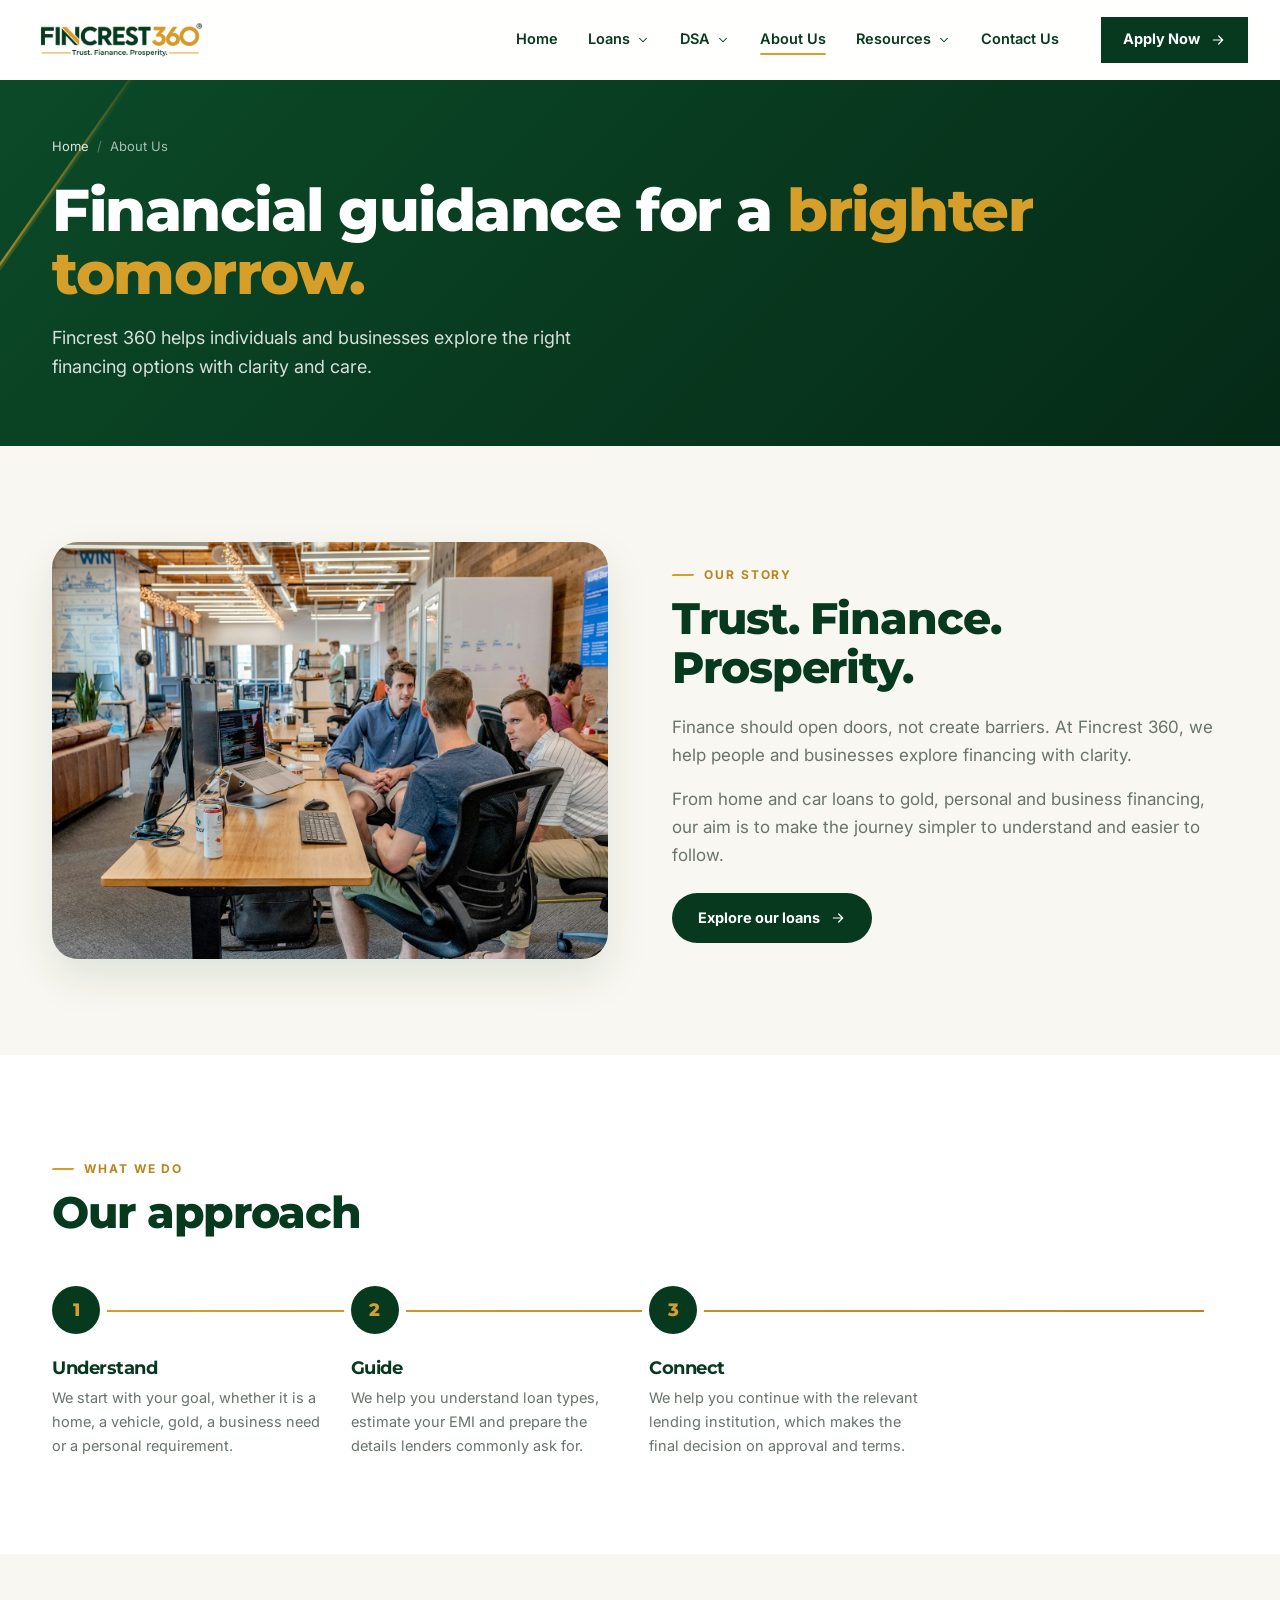
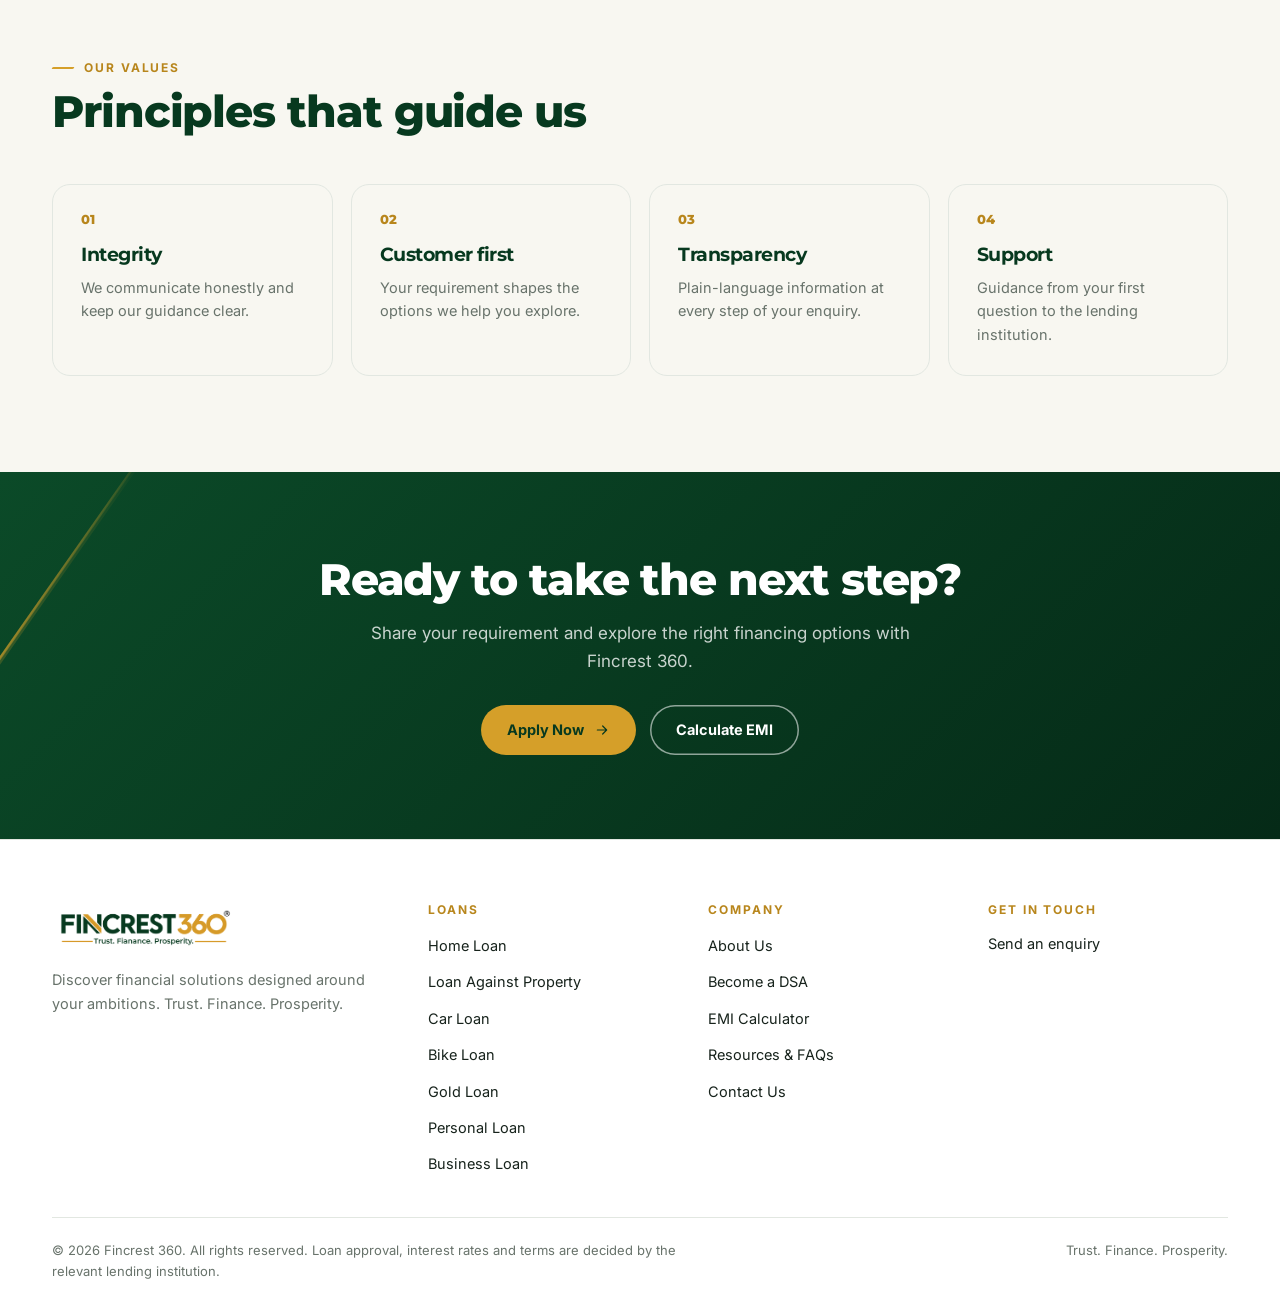
<file: fincrest-html/about.html>
<!doctype html>
<html lang="en" class="no-js">
<head>
<meta charset="utf-8">
<meta name="viewport" content="width=device-width, initial-scale=1">
<title>About Us | Fincrest 360</title>
<meta name="description" content="Fincrest 360 helps individuals and businesses explore the right financing options with clarity and care. Trust. Finance. Prosperity.">
<meta name="theme-color" content="#07391f">
<meta property="og:type" content="website">
<meta property="og:site_name" content="Fincrest 360">
<meta property="og:title" content="About Us | Fincrest 360">
<meta property="og:description" content="Fincrest 360 helps individuals and businesses explore the right financing options with clarity and care. Trust. Finance. Prosperity.">
<meta property="og:image" content="assets/img/hero-1.jpg">
<link rel="icon" type="image/svg+xml" href="assets/img/favicon.svg">
<link rel="preconnect" href="https://fonts.googleapis.com">
<link rel="preconnect" href="https://fonts.gstatic.com" crossorigin>
<link rel="stylesheet" href="https://fonts.googleapis.com/css2?family=Inter:wght@400;500;600;700&amp;family=Montserrat:wght@600;700;800&amp;display=swap">
<link rel="stylesheet" href="assets/css/base.css">
<link rel="stylesheet" href="assets/css/layout.css">
<link rel="stylesheet" href="assets/css/components.css">
<link rel="stylesheet" href="assets/css/pages.css">
</head>
<body>
<a class="skip-link" href="#main">Skip to content</a>

<header class="site-header" id="site-header">
  <div class="header-bar">
    <a class="brand" href="index.html" aria-label="Fincrest 360 home">
      <img src="assets/img/fincrest360-logo.png" width="171" height="44" alt="Fincrest 360 — Trust. Finance. Prosperity.">
    </a>

    <nav class="main-nav" aria-label="Primary">
      <ul class="nav-list">
        <li class="nav-item"><a class="nav-link" href="index.html">Home</a></li>

        <li class="nav-item" data-menu>
          <button class="nav-link" type="button" aria-expanded="false" aria-controls="menu-loans">Loans <span class="chev"><svg viewBox="0 0 24 24" fill="none" stroke="currentColor" stroke-width="1.8" stroke-width="2.3" stroke-linecap="round" stroke-linejoin="round" aria-hidden="true"><path d="M6 9l6 6 6-6"/></svg></span></button>
          <div class="mega" id="menu-loans">
            <div class="mega-card">
                              <div class="mega-col">
                  <p class="mega-title">Secured Loans</p>
                  <ul class="menu-list">
                    <li><a class="menu-item" href="loans/home-loan.html"><span class="menu-ico"><svg viewBox="0 0 24 24" fill="none" stroke="currentColor" stroke-width="1.8" stroke-linecap="round" stroke-linejoin="round" aria-hidden="true"><path d="M3 11l9-7 9 7"/><path d="M5 10v10h14V10"/><path d="M10 20v-6h4v6"/></svg></span><span class="menu-text"><strong>Home Loan</strong><span>Financing solutions for your home ownership journey.</span></span><span class="menu-arrow"><svg viewBox="0 0 24 24" fill="none" stroke="currentColor" stroke-width="1.8" stroke-width="2.3" stroke-linecap="round" stroke-linejoin="round" aria-hidden="true"><path d="M5 12h14M13 6l6 6-6 6"/></svg></span></a></li><li><a class="menu-item" href="loans/loan-against-property.html"><span class="menu-ico"><svg viewBox="0 0 24 24" fill="none" stroke="currentColor" stroke-width="1.8" stroke-linecap="round" stroke-linejoin="round" aria-hidden="true"><path d="M4 21V8l8-5 8 5v13"/><path d="M9 21v-5h6v5M9 11h.01M15 11h.01"/></svg></span><span class="menu-text"><strong>Loan Against Property</strong><span>Unlock the financial potential of your property.</span></span><span class="menu-arrow"><svg viewBox="0 0 24 24" fill="none" stroke="currentColor" stroke-width="1.8" stroke-width="2.3" stroke-linecap="round" stroke-linejoin="round" aria-hidden="true"><path d="M5 12h14M13 6l6 6-6 6"/></svg></span></a></li><li><a class="menu-item" href="loans/car-loan.html"><span class="menu-ico"><svg viewBox="0 0 24 24" fill="none" stroke="currentColor" stroke-width="1.8" stroke-linecap="round" stroke-linejoin="round" aria-hidden="true"><path d="M3 13l2-6h14l2 6v5h-3v-2H6v2H3z"/><circle cx="7.5" cy="14.5" r="1"/><circle cx="16.5" cy="14.5" r="1"/></svg></span><span class="menu-text"><strong>Car Loan</strong><span>Make your next vehicle purchase easier.</span></span><span class="menu-arrow"><svg viewBox="0 0 24 24" fill="none" stroke="currentColor" stroke-width="1.8" stroke-width="2.3" stroke-linecap="round" stroke-linejoin="round" aria-hidden="true"><path d="M5 12h14M13 6l6 6-6 6"/></svg></span></a></li><li><a class="menu-item" href="loans/bike-loan.html"><span class="menu-ico"><svg viewBox="0 0 24 24" fill="none" stroke="currentColor" stroke-width="1.8" stroke-linecap="round" stroke-linejoin="round" aria-hidden="true"><circle cx="6" cy="16" r="3.5"/><circle cx="18" cy="16" r="3.5"/><path d="M6 16l4-7h5l3 7M10 9L9 6H7M14.5 9L11 16"/></svg></span><span class="menu-text"><strong>Bike Loan</strong><span>Ride home your two-wheeler with simple financing.</span></span><span class="menu-arrow"><svg viewBox="0 0 24 24" fill="none" stroke="currentColor" stroke-width="1.8" stroke-width="2.3" stroke-linecap="round" stroke-linejoin="round" aria-hidden="true"><path d="M5 12h14M13 6l6 6-6 6"/></svg></span></a></li><li><a class="menu-item" href="loans/gold-loan.html"><span class="menu-ico"><svg viewBox="0 0 24 24" fill="none" stroke="currentColor" stroke-width="1.8" stroke-linecap="round" stroke-linejoin="round" aria-hidden="true"><ellipse cx="12" cy="7" rx="7" ry="3"/><path d="M5 7v5c0 1.7 3.1 3 7 3s7-1.3 7-3V7M5 12v5c0 1.7 3.1 3 7 3s7-1.3 7-3v-5"/></svg></span><span class="menu-text"><strong>Gold Loan</strong><span>Quick financial support against your gold.</span></span><span class="menu-arrow"><svg viewBox="0 0 24 24" fill="none" stroke="currentColor" stroke-width="1.8" stroke-width="2.3" stroke-linecap="round" stroke-linejoin="round" aria-hidden="true"><path d="M5 12h14M13 6l6 6-6 6"/></svg></span></a></li>                  </ul>
                </div>
                              <div class="mega-col">
                  <p class="mega-title">Unsecured Loans</p>
                  <ul class="menu-list">
                    <li><a class="menu-item" href="loans/personal-loan.html"><span class="menu-ico"><svg viewBox="0 0 24 24" fill="none" stroke="currentColor" stroke-width="1.8" stroke-linecap="round" stroke-linejoin="round" aria-hidden="true"><circle cx="12" cy="8" r="4"/><path d="M4 20c1-4 4-6 8-6s7 2 8 6"/></svg></span><span class="menu-text"><strong>Personal Loan</strong><span>Financial support for your personal needs.</span></span><span class="menu-arrow"><svg viewBox="0 0 24 24" fill="none" stroke="currentColor" stroke-width="1.8" stroke-width="2.3" stroke-linecap="round" stroke-linejoin="round" aria-hidden="true"><path d="M5 12h14M13 6l6 6-6 6"/></svg></span></a></li><li><a class="menu-item" href="loans/business-loan.html"><span class="menu-ico"><svg viewBox="0 0 24 24" fill="none" stroke="currentColor" stroke-width="1.8" stroke-linecap="round" stroke-linejoin="round" aria-hidden="true"><rect x="3" y="7" width="18" height="13" rx="2"/><path d="M9 7V5a1 1 0 011-1h4a1 1 0 011 1v2M3 13h18"/></svg></span><span class="menu-text"><strong>Business Loan</strong><span>Finance for business growth and expansion.</span></span><span class="menu-arrow"><svg viewBox="0 0 24 24" fill="none" stroke="currentColor" stroke-width="1.8" stroke-width="2.3" stroke-linecap="round" stroke-linejoin="round" aria-hidden="true"><path d="M5 12h14M13 6l6 6-6 6"/></svg></span></a></li>                  </ul>
                </div>
                            <aside class="mega-promo">
                <small>Fincrest 360</small>
                <h3>Not sure which loan fits you?</h3>
                <p>Share your requirement and we will help you explore suitable options.</p>
                <div class="promo-links"><a href="contact.html">Talk to us</a><a href="calculators.html">Calculate EMI</a></div>
              </aside>
            </div>
          </div>
        </li>

        <li class="nav-item nav-item--rel" data-menu>
          <button class="nav-link" type="button" aria-expanded="false" aria-controls="menu-dsa">DSA <span class="chev"><svg viewBox="0 0 24 24" fill="none" stroke="currentColor" stroke-width="1.8" stroke-width="2.3" stroke-linecap="round" stroke-linejoin="round" aria-hidden="true"><path d="M6 9l6 6 6-6"/></svg></span></button>
          <div class="mega mega--simple" id="menu-dsa"><div class="mega-card"><ul class="menu-list">
            <li><a class="menu-item" href="dsa.html"><span class="menu-ico"><svg viewBox="0 0 24 24" fill="none" stroke="currentColor" stroke-width="1.8" stroke-linecap="round" stroke-linejoin="round" aria-hidden="true"><path d="M3 12l4-4 4 2 3-2 4 3 3-1"/><path d="M7 8l-4 4 6 6 2-1 2 1 4-4"/></svg></span><span class="menu-text"><strong>Become a DSA</strong><span>Partner with Fincrest 360 as a Direct Selling Agent.</span></span><span class="menu-arrow"><svg viewBox="0 0 24 24" fill="none" stroke="currentColor" stroke-width="1.8" stroke-width="2.3" stroke-linecap="round" stroke-linejoin="round" aria-hidden="true"><path d="M5 12h14M13 6l6 6-6 6"/></svg></span></a></li><li><a class="menu-item" href="dsa.html#process"><span class="menu-ico"><svg viewBox="0 0 24 24" fill="none" stroke="currentColor" stroke-width="1.8" stroke-linecap="round" stroke-linejoin="round" aria-hidden="true"><path d="M7 3h7l4 4v14H7z"/><path d="M14 3v4h4M10 12h5M10 16h5"/></svg></span><span class="menu-text"><strong>How it works</strong><span>The steps from enquiry to onboarding.</span></span><span class="menu-arrow"><svg viewBox="0 0 24 24" fill="none" stroke="currentColor" stroke-width="1.8" stroke-width="2.3" stroke-linecap="round" stroke-linejoin="round" aria-hidden="true"><path d="M5 12h14M13 6l6 6-6 6"/></svg></span></a></li><li><a class="menu-item" href="dsa.html#enquire"><span class="menu-ico"><svg viewBox="0 0 24 24" fill="none" stroke="currentColor" stroke-width="1.8" stroke-linecap="round" stroke-linejoin="round" aria-hidden="true"><circle cx="12" cy="12" r="9"/><path d="M9.5 9.5a2.5 2.5 0 115 .5c0 1.5-2.5 2-2.5 3.5M12 17h.01"/></svg></span><span class="menu-text"><strong>DSA enquiry</strong><span>Tell us about yourself and we will get in touch.</span></span><span class="menu-arrow"><svg viewBox="0 0 24 24" fill="none" stroke="currentColor" stroke-width="1.8" stroke-width="2.3" stroke-linecap="round" stroke-linejoin="round" aria-hidden="true"><path d="M5 12h14M13 6l6 6-6 6"/></svg></span></a></li>          </ul></div></div>
        </li>

        <li class="nav-item"><a class="nav-link" href="about.html" aria-current="page">About Us</a></li>

        <li class="nav-item nav-item--rel" data-menu>
          <button class="nav-link" type="button" aria-expanded="false" aria-controls="menu-res">Resources <span class="chev"><svg viewBox="0 0 24 24" fill="none" stroke="currentColor" stroke-width="1.8" stroke-width="2.3" stroke-linecap="round" stroke-linejoin="round" aria-hidden="true"><path d="M6 9l6 6 6-6"/></svg></span></button>
          <div class="mega mega--simple" id="menu-res"><div class="mega-card"><ul class="menu-list">
            <li><a class="menu-item" href="calculators.html"><span class="menu-ico"><svg viewBox="0 0 24 24" fill="none" stroke="currentColor" stroke-width="1.8" stroke-linecap="round" stroke-linejoin="round" aria-hidden="true"><rect x="5" y="3" width="14" height="18" rx="2"/><path d="M8 7h8M8 12h.01M12 12h.01M16 12h.01M8 16h.01M12 16h.01M16 16h.01"/></svg></span><span class="menu-text"><strong>EMI Calculator</strong><span>Plan your monthly repayments.</span></span><span class="menu-arrow"><svg viewBox="0 0 24 24" fill="none" stroke="currentColor" stroke-width="1.8" stroke-width="2.3" stroke-linecap="round" stroke-linejoin="round" aria-hidden="true"><path d="M5 12h14M13 6l6 6-6 6"/></svg></span></a></li><li><a class="menu-item" href="resources.html#faqs"><span class="menu-ico"><svg viewBox="0 0 24 24" fill="none" stroke="currentColor" stroke-width="1.8" stroke-linecap="round" stroke-linejoin="round" aria-hidden="true"><circle cx="12" cy="12" r="9"/><path d="M9.5 9.5a2.5 2.5 0 115 .5c0 1.5-2.5 2-2.5 3.5M12 17h.01"/></svg></span><span class="menu-text"><strong>FAQs</strong><span>Answers to common loan questions.</span></span><span class="menu-arrow"><svg viewBox="0 0 24 24" fill="none" stroke="currentColor" stroke-width="1.8" stroke-width="2.3" stroke-linecap="round" stroke-linejoin="round" aria-hidden="true"><path d="M5 12h14M13 6l6 6-6 6"/></svg></span></a></li><li><a class="menu-item" href="resources.html#documents"><span class="menu-ico"><svg viewBox="0 0 24 24" fill="none" stroke="currentColor" stroke-width="1.8" stroke-linecap="round" stroke-linejoin="round" aria-hidden="true"><path d="M7 3h7l4 4v14H7z"/><path d="M14 3v4h4M10 12h5M10 16h5"/></svg></span><span class="menu-text"><strong>Document checklist</strong><span>What lenders commonly ask for.</span></span><span class="menu-arrow"><svg viewBox="0 0 24 24" fill="none" stroke="currentColor" stroke-width="1.8" stroke-width="2.3" stroke-linecap="round" stroke-linejoin="round" aria-hidden="true"><path d="M5 12h14M13 6l6 6-6 6"/></svg></span></a></li>          </ul></div></div>
        </li>

        <li class="nav-item"><a class="nav-link" href="contact.html">Contact Us</a></li>
      </ul>
    </nav>

    <a class="btn header-cta bla" href="contact.html#enquire">Apply Now <svg viewBox="0 0 24 24" fill="none" stroke="currentColor" stroke-width="1.8" stroke-width="2.3" stroke-linecap="round" stroke-linejoin="round" aria-hidden="true"><path d="M5 12h14M13 6l6 6-6 6"/></svg></a>
    <button class="burger" type="button" aria-label="Open menu" aria-expanded="false" aria-controls="mobile-menu"><span></span></button>
  </div>
</header>

<div class="mobile-menu" id="mobile-menu">
  <div class="m-item"><a class="m-link" href="index.html">Home</a></div>
  <div class="m-item">
    <button class="m-link" type="button" aria-expanded="false">Loans <span class="chev"><svg viewBox="0 0 24 24" fill="none" stroke="currentColor" stroke-width="1.8" stroke-width="2.3" stroke-linecap="round" stroke-linejoin="round" aria-hidden="true"><path d="M6 9l6 6 6-6"/></svg></span></button>
    <div class="m-sub"><div>
              <p class="m-group">Secured Loans</p>
        <ul class="menu-list"><li><a class="menu-item" href="loans/home-loan.html"><span class="menu-ico"><svg viewBox="0 0 24 24" fill="none" stroke="currentColor" stroke-width="1.8" stroke-linecap="round" stroke-linejoin="round" aria-hidden="true"><path d="M3 11l9-7 9 7"/><path d="M5 10v10h14V10"/><path d="M10 20v-6h4v6"/></svg></span><span class="menu-text"><strong>Home Loan</strong><span>Financing solutions for your home ownership journey.</span></span><span class="menu-arrow"><svg viewBox="0 0 24 24" fill="none" stroke="currentColor" stroke-width="1.8" stroke-width="2.3" stroke-linecap="round" stroke-linejoin="round" aria-hidden="true"><path d="M5 12h14M13 6l6 6-6 6"/></svg></span></a></li><li><a class="menu-item" href="loans/loan-against-property.html"><span class="menu-ico"><svg viewBox="0 0 24 24" fill="none" stroke="currentColor" stroke-width="1.8" stroke-linecap="round" stroke-linejoin="round" aria-hidden="true"><path d="M4 21V8l8-5 8 5v13"/><path d="M9 21v-5h6v5M9 11h.01M15 11h.01"/></svg></span><span class="menu-text"><strong>Loan Against Property</strong><span>Unlock the financial potential of your property.</span></span><span class="menu-arrow"><svg viewBox="0 0 24 24" fill="none" stroke="currentColor" stroke-width="1.8" stroke-width="2.3" stroke-linecap="round" stroke-linejoin="round" aria-hidden="true"><path d="M5 12h14M13 6l6 6-6 6"/></svg></span></a></li><li><a class="menu-item" href="loans/car-loan.html"><span class="menu-ico"><svg viewBox="0 0 24 24" fill="none" stroke="currentColor" stroke-width="1.8" stroke-linecap="round" stroke-linejoin="round" aria-hidden="true"><path d="M3 13l2-6h14l2 6v5h-3v-2H6v2H3z"/><circle cx="7.5" cy="14.5" r="1"/><circle cx="16.5" cy="14.5" r="1"/></svg></span><span class="menu-text"><strong>Car Loan</strong><span>Make your next vehicle purchase easier.</span></span><span class="menu-arrow"><svg viewBox="0 0 24 24" fill="none" stroke="currentColor" stroke-width="1.8" stroke-width="2.3" stroke-linecap="round" stroke-linejoin="round" aria-hidden="true"><path d="M5 12h14M13 6l6 6-6 6"/></svg></span></a></li><li><a class="menu-item" href="loans/bike-loan.html"><span class="menu-ico"><svg viewBox="0 0 24 24" fill="none" stroke="currentColor" stroke-width="1.8" stroke-linecap="round" stroke-linejoin="round" aria-hidden="true"><circle cx="6" cy="16" r="3.5"/><circle cx="18" cy="16" r="3.5"/><path d="M6 16l4-7h5l3 7M10 9L9 6H7M14.5 9L11 16"/></svg></span><span class="menu-text"><strong>Bike Loan</strong><span>Ride home your two-wheeler with simple financing.</span></span><span class="menu-arrow"><svg viewBox="0 0 24 24" fill="none" stroke="currentColor" stroke-width="1.8" stroke-width="2.3" stroke-linecap="round" stroke-linejoin="round" aria-hidden="true"><path d="M5 12h14M13 6l6 6-6 6"/></svg></span></a></li><li><a class="menu-item" href="loans/gold-loan.html"><span class="menu-ico"><svg viewBox="0 0 24 24" fill="none" stroke="currentColor" stroke-width="1.8" stroke-linecap="round" stroke-linejoin="round" aria-hidden="true"><ellipse cx="12" cy="7" rx="7" ry="3"/><path d="M5 7v5c0 1.7 3.1 3 7 3s7-1.3 7-3V7M5 12v5c0 1.7 3.1 3 7 3s7-1.3 7-3v-5"/></svg></span><span class="menu-text"><strong>Gold Loan</strong><span>Quick financial support against your gold.</span></span><span class="menu-arrow"><svg viewBox="0 0 24 24" fill="none" stroke="currentColor" stroke-width="1.8" stroke-width="2.3" stroke-linecap="round" stroke-linejoin="round" aria-hidden="true"><path d="M5 12h14M13 6l6 6-6 6"/></svg></span></a></li></ul>
              <p class="m-group">Unsecured Loans</p>
        <ul class="menu-list"><li><a class="menu-item" href="loans/personal-loan.html"><span class="menu-ico"><svg viewBox="0 0 24 24" fill="none" stroke="currentColor" stroke-width="1.8" stroke-linecap="round" stroke-linejoin="round" aria-hidden="true"><circle cx="12" cy="8" r="4"/><path d="M4 20c1-4 4-6 8-6s7 2 8 6"/></svg></span><span class="menu-text"><strong>Personal Loan</strong><span>Financial support for your personal needs.</span></span><span class="menu-arrow"><svg viewBox="0 0 24 24" fill="none" stroke="currentColor" stroke-width="1.8" stroke-width="2.3" stroke-linecap="round" stroke-linejoin="round" aria-hidden="true"><path d="M5 12h14M13 6l6 6-6 6"/></svg></span></a></li><li><a class="menu-item" href="loans/business-loan.html"><span class="menu-ico"><svg viewBox="0 0 24 24" fill="none" stroke="currentColor" stroke-width="1.8" stroke-linecap="round" stroke-linejoin="round" aria-hidden="true"><rect x="3" y="7" width="18" height="13" rx="2"/><path d="M9 7V5a1 1 0 011-1h4a1 1 0 011 1v2M3 13h18"/></svg></span><span class="menu-text"><strong>Business Loan</strong><span>Finance for business growth and expansion.</span></span><span class="menu-arrow"><svg viewBox="0 0 24 24" fill="none" stroke="currentColor" stroke-width="1.8" stroke-width="2.3" stroke-linecap="round" stroke-linejoin="round" aria-hidden="true"><path d="M5 12h14M13 6l6 6-6 6"/></svg></span></a></li></ul>
          </div></div>
  </div>
  <div class="m-item">
    <button class="m-link" type="button" aria-expanded="false">DSA <span class="chev"><svg viewBox="0 0 24 24" fill="none" stroke="currentColor" stroke-width="1.8" stroke-width="2.3" stroke-linecap="round" stroke-linejoin="round" aria-hidden="true"><path d="M6 9l6 6 6-6"/></svg></span></button>
    <div class="m-sub"><div><ul class="menu-list"><li><a class="menu-item" href="dsa.html"><span class="menu-ico"><svg viewBox="0 0 24 24" fill="none" stroke="currentColor" stroke-width="1.8" stroke-linecap="round" stroke-linejoin="round" aria-hidden="true"><path d="M3 12l4-4 4 2 3-2 4 3 3-1"/><path d="M7 8l-4 4 6 6 2-1 2 1 4-4"/></svg></span><span class="menu-text"><strong>Become a DSA</strong><span>Partner with Fincrest 360 as a Direct Selling Agent.</span></span><span class="menu-arrow"><svg viewBox="0 0 24 24" fill="none" stroke="currentColor" stroke-width="1.8" stroke-width="2.3" stroke-linecap="round" stroke-linejoin="round" aria-hidden="true"><path d="M5 12h14M13 6l6 6-6 6"/></svg></span></a></li><li><a class="menu-item" href="dsa.html#process"><span class="menu-ico"><svg viewBox="0 0 24 24" fill="none" stroke="currentColor" stroke-width="1.8" stroke-linecap="round" stroke-linejoin="round" aria-hidden="true"><path d="M7 3h7l4 4v14H7z"/><path d="M14 3v4h4M10 12h5M10 16h5"/></svg></span><span class="menu-text"><strong>How it works</strong><span>The steps from enquiry to onboarding.</span></span><span class="menu-arrow"><svg viewBox="0 0 24 24" fill="none" stroke="currentColor" stroke-width="1.8" stroke-width="2.3" stroke-linecap="round" stroke-linejoin="round" aria-hidden="true"><path d="M5 12h14M13 6l6 6-6 6"/></svg></span></a></li><li><a class="menu-item" href="dsa.html#enquire"><span class="menu-ico"><svg viewBox="0 0 24 24" fill="none" stroke="currentColor" stroke-width="1.8" stroke-linecap="round" stroke-linejoin="round" aria-hidden="true"><circle cx="12" cy="12" r="9"/><path d="M9.5 9.5a2.5 2.5 0 115 .5c0 1.5-2.5 2-2.5 3.5M12 17h.01"/></svg></span><span class="menu-text"><strong>DSA enquiry</strong><span>Tell us about yourself and we will get in touch.</span></span><span class="menu-arrow"><svg viewBox="0 0 24 24" fill="none" stroke="currentColor" stroke-width="1.8" stroke-width="2.3" stroke-linecap="round" stroke-linejoin="round" aria-hidden="true"><path d="M5 12h14M13 6l6 6-6 6"/></svg></span></a></li></ul></div></div>
  </div>
  <div class="m-item"><a class="m-link" href="about.html">About Us</a></div>
  <div class="m-item">
    <button class="m-link" type="button" aria-expanded="false">Resources <span class="chev"><svg viewBox="0 0 24 24" fill="none" stroke="currentColor" stroke-width="1.8" stroke-width="2.3" stroke-linecap="round" stroke-linejoin="round" aria-hidden="true"><path d="M6 9l6 6 6-6"/></svg></span></button>
    <div class="m-sub"><div><ul class="menu-list"><li><a class="menu-item" href="calculators.html"><span class="menu-ico"><svg viewBox="0 0 24 24" fill="none" stroke="currentColor" stroke-width="1.8" stroke-linecap="round" stroke-linejoin="round" aria-hidden="true"><rect x="5" y="3" width="14" height="18" rx="2"/><path d="M8 7h8M8 12h.01M12 12h.01M16 12h.01M8 16h.01M12 16h.01M16 16h.01"/></svg></span><span class="menu-text"><strong>EMI Calculator</strong><span>Plan your monthly repayments.</span></span><span class="menu-arrow"><svg viewBox="0 0 24 24" fill="none" stroke="currentColor" stroke-width="1.8" stroke-width="2.3" stroke-linecap="round" stroke-linejoin="round" aria-hidden="true"><path d="M5 12h14M13 6l6 6-6 6"/></svg></span></a></li><li><a class="menu-item" href="resources.html#faqs"><span class="menu-ico"><svg viewBox="0 0 24 24" fill="none" stroke="currentColor" stroke-width="1.8" stroke-linecap="round" stroke-linejoin="round" aria-hidden="true"><circle cx="12" cy="12" r="9"/><path d="M9.5 9.5a2.5 2.5 0 115 .5c0 1.5-2.5 2-2.5 3.5M12 17h.01"/></svg></span><span class="menu-text"><strong>FAQs</strong><span>Answers to common loan questions.</span></span><span class="menu-arrow"><svg viewBox="0 0 24 24" fill="none" stroke="currentColor" stroke-width="1.8" stroke-width="2.3" stroke-linecap="round" stroke-linejoin="round" aria-hidden="true"><path d="M5 12h14M13 6l6 6-6 6"/></svg></span></a></li><li><a class="menu-item" href="resources.html#documents"><span class="menu-ico"><svg viewBox="0 0 24 24" fill="none" stroke="currentColor" stroke-width="1.8" stroke-linecap="round" stroke-linejoin="round" aria-hidden="true"><path d="M7 3h7l4 4v14H7z"/><path d="M14 3v4h4M10 12h5M10 16h5"/></svg></span><span class="menu-text"><strong>Document checklist</strong><span>What lenders commonly ask for.</span></span><span class="menu-arrow"><svg viewBox="0 0 24 24" fill="none" stroke="currentColor" stroke-width="1.8" stroke-width="2.3" stroke-linecap="round" stroke-linejoin="round" aria-hidden="true"><path d="M5 12h14M13 6l6 6-6 6"/></svg></span></a></li></ul></div></div>
  </div>
  <div class="m-item"><a class="m-link" href="contact.html">Contact Us</a></div>
  <a class="btn btn--block m-cta" href="contact.html#enquire">Apply Now <svg viewBox="0 0 24 24" fill="none" stroke="currentColor" stroke-width="1.8" stroke-width="2.3" stroke-linecap="round" stroke-linejoin="round" aria-hidden="true"><path d="M5 12h14M13 6l6 6-6 6"/></svg></a>
</div>

<main id="main">

<!-- ============================================================================== -->
<!-- SECTION 1: HERO BANNER & BREADCRUMBS                                          -->
<!-- ============================================================================== -->
<section class="page-hero page-hero--simple">
  <div class="hero-lines" aria-hidden="true"><i></i><i></i><i></i></div>
  <div class="container">
    <ol class="breadcrumb">
      <li><a href="index.html">Home</a></li>
      <li aria-current="page">About Us</li>
    </ol>
    <h1>Financial guidance for a <em>brighter tomorrow.</em></h1>
    <p class="page-lead">Fincrest 360 helps individuals and businesses explore the right financing options with clarity and care.</p>
  </div>
</section>

<!-- ============================================================================== -->
<!-- SECTION 2: OUR STORY (Split Media & Text)                                      -->
<!-- Image: assets/img/photos/team.jpg                                             -->
<!-- ============================================================================== -->
<section class="section">
  <div class="container split">
    <!-- Left: Team / office photo -->
    <div class="split-media reveal">
      <img src="assets/img/photos/team.jpg" width="1400" height="1050" loading="lazy" alt="A team collaborating in an office">
    </div>
    <!-- Right: Company story and mission -->
    <div class="split-copy reveal">
      <span class="eyebrow">Our story</span>
      <h2>Trust. Finance. Prosperity.</h2>
      <p>Finance should open doors, not create barriers. At Fincrest 360, we help people and businesses explore financing with clarity.</p>
      <p>From home and car loans to gold, personal and business financing, our aim is to make the journey simpler to understand and easier to follow.</p>
      <a class="btn mt-lg" href="index.html#loans">Explore our loans <svg viewBox="0 0 24 24" fill="none" stroke="currentColor" stroke-width="1.8" stroke-width="2.3" stroke-linecap="round" stroke-linejoin="round" aria-hidden="true"><path d="M5 12h14M13 6l6 6-6 6"/></svg></a>
    </div>
  </div>
</section>

<!-- ============================================================================== -->
<!-- SECTION 3: OUR APPROACH (What We Do)                                          -->
<!-- Data source: $does array defined above                                        -->
<!-- ============================================================================== -->
<section class="section section--white">
  <div class="container">
    <div class="section-head reveal">
      <span class="eyebrow">What we do</span>
      <h2>Our approach</h2>
    </div>
    <div class="steps">
              <div class="step">
          <h3>Understand</h3>
          <p>We start with your goal, whether it is a home, a vehicle, gold, a business need or a personal requirement.</p>
        </div>
              <div class="step">
          <h3>Guide</h3>
          <p>We help you understand loan types, estimate your EMI and prepare the details lenders commonly ask for.</p>
        </div>
              <div class="step">
          <h3>Connect</h3>
          <p>We help you continue with the relevant lending institution, which makes the final decision on approval and terms.</p>
        </div>
          </div>
  </div>
</section>

<!-- ============================================================================== -->
<!-- SECTION 4: PRINCIPLES THAT GUIDE US (Our Values)                              -->
<!-- Data source: $values array defined above                                      -->
<!-- ============================================================================== -->
<section class="section">
  <div class="container">
    <div class="section-head reveal">
      <span class="eyebrow">Our values</span>
      <h2>Principles that guide us</h2>
    </div>
    <div class="feature-grid values">
              <article class="feature reveal">
          <span class="feature-num">01</span>
          <h3>Integrity</h3>
          <p>We communicate honestly and keep our guidance clear.</p>
        </article>
              <article class="feature reveal">
          <span class="feature-num">02</span>
          <h3>Customer first</h3>
          <p>Your requirement shapes the options we help you explore.</p>
        </article>
              <article class="feature reveal">
          <span class="feature-num">03</span>
          <h3>Transparency</h3>
          <p>Plain-language information at every step of your enquiry.</p>
        </article>
              <article class="feature reveal">
          <span class="feature-num">04</span>
          <h3>Support</h3>
          <p>Guidance from your first question to the lending institution.</p>
        </article>
          </div>
  </div>
</section>

<!-- ============================================================================== -->
<!-- SITE FOOTER                                                                    -->
<!-- ============================================================================== -->
</main>

<section class="cta-band">
  <div class="hero-lines" aria-hidden="true"><i></i><i></i><i></i></div>
  <div class="container reveal">
    <h2>Ready to take the next step?</h2>
    <p>Share your requirement and explore the right financing options with Fincrest 360.</p>
    <div class="actions">
      <a class="btn btn--gold" href="contact.html#enquire">Apply Now <svg viewBox="0 0 24 24" fill="none" stroke="currentColor" stroke-width="1.8" stroke-width="2.3" stroke-linecap="round" stroke-linejoin="round" aria-hidden="true"><path d="M5 12h14M13 6l6 6-6 6"/></svg></a>
      <a class="btn btn--ghost" href="calculators.html">Calculate EMI</a>
    </div>
  </div>
</section>

<footer class="site-footer">
  <div class="container">
    <div class="footer-grid">
      <div class="footer-brand">
        <img src="assets/img/fincrest360-logo.png" width="171" height="44" alt="Fincrest 360">
        <p>Discover financial solutions designed around your ambitions. Trust. Finance. Prosperity.</p>
      </div>
      <div class="footer-col">
        <h3>Loans</h3>
        <ul><li><a href="loans/home-loan.html">Home Loan</a></li><li><a href="loans/loan-against-property.html">Loan Against Property</a></li><li><a href="loans/car-loan.html">Car Loan</a></li><li><a href="loans/bike-loan.html">Bike Loan</a></li><li><a href="loans/gold-loan.html">Gold Loan</a></li><li><a href="loans/personal-loan.html">Personal Loan</a></li><li><a href="loans/business-loan.html">Business Loan</a></li></ul>
      </div>
      <div class="footer-col">
        <h3>Company</h3>
        <ul>
          <li><a href="about.html">About Us</a></li>
          <li><a href="dsa.html">Become a DSA</a></li>
          <li><a href="calculators.html">EMI Calculator</a></li>
          <li><a href="resources.html">Resources &amp; FAQs</a></li>
          <li><a href="contact.html">Contact Us</a></li>
        </ul>
      </div>
      <div class="footer-col footer-contact">
        <h3>Get in touch</h3>
        <ul>
                                        <li><a href="contact.html#enquire">Send an enquiry</a></li>
        </ul>
      </div>
    </div>
    <div class="footer-bottom">
      <p>&copy; 2026 Fincrest 360. All rights reserved. Loan approval, interest rates and terms are decided by the relevant lending institution.</p>
      <p>Trust. Finance. Prosperity.</p>
    </div>
  </div>
</footer>

<script src="assets/js/nav.js" defer></script>
<script src="assets/js/ui.js" defer></script>
</body>
</html>
</file>
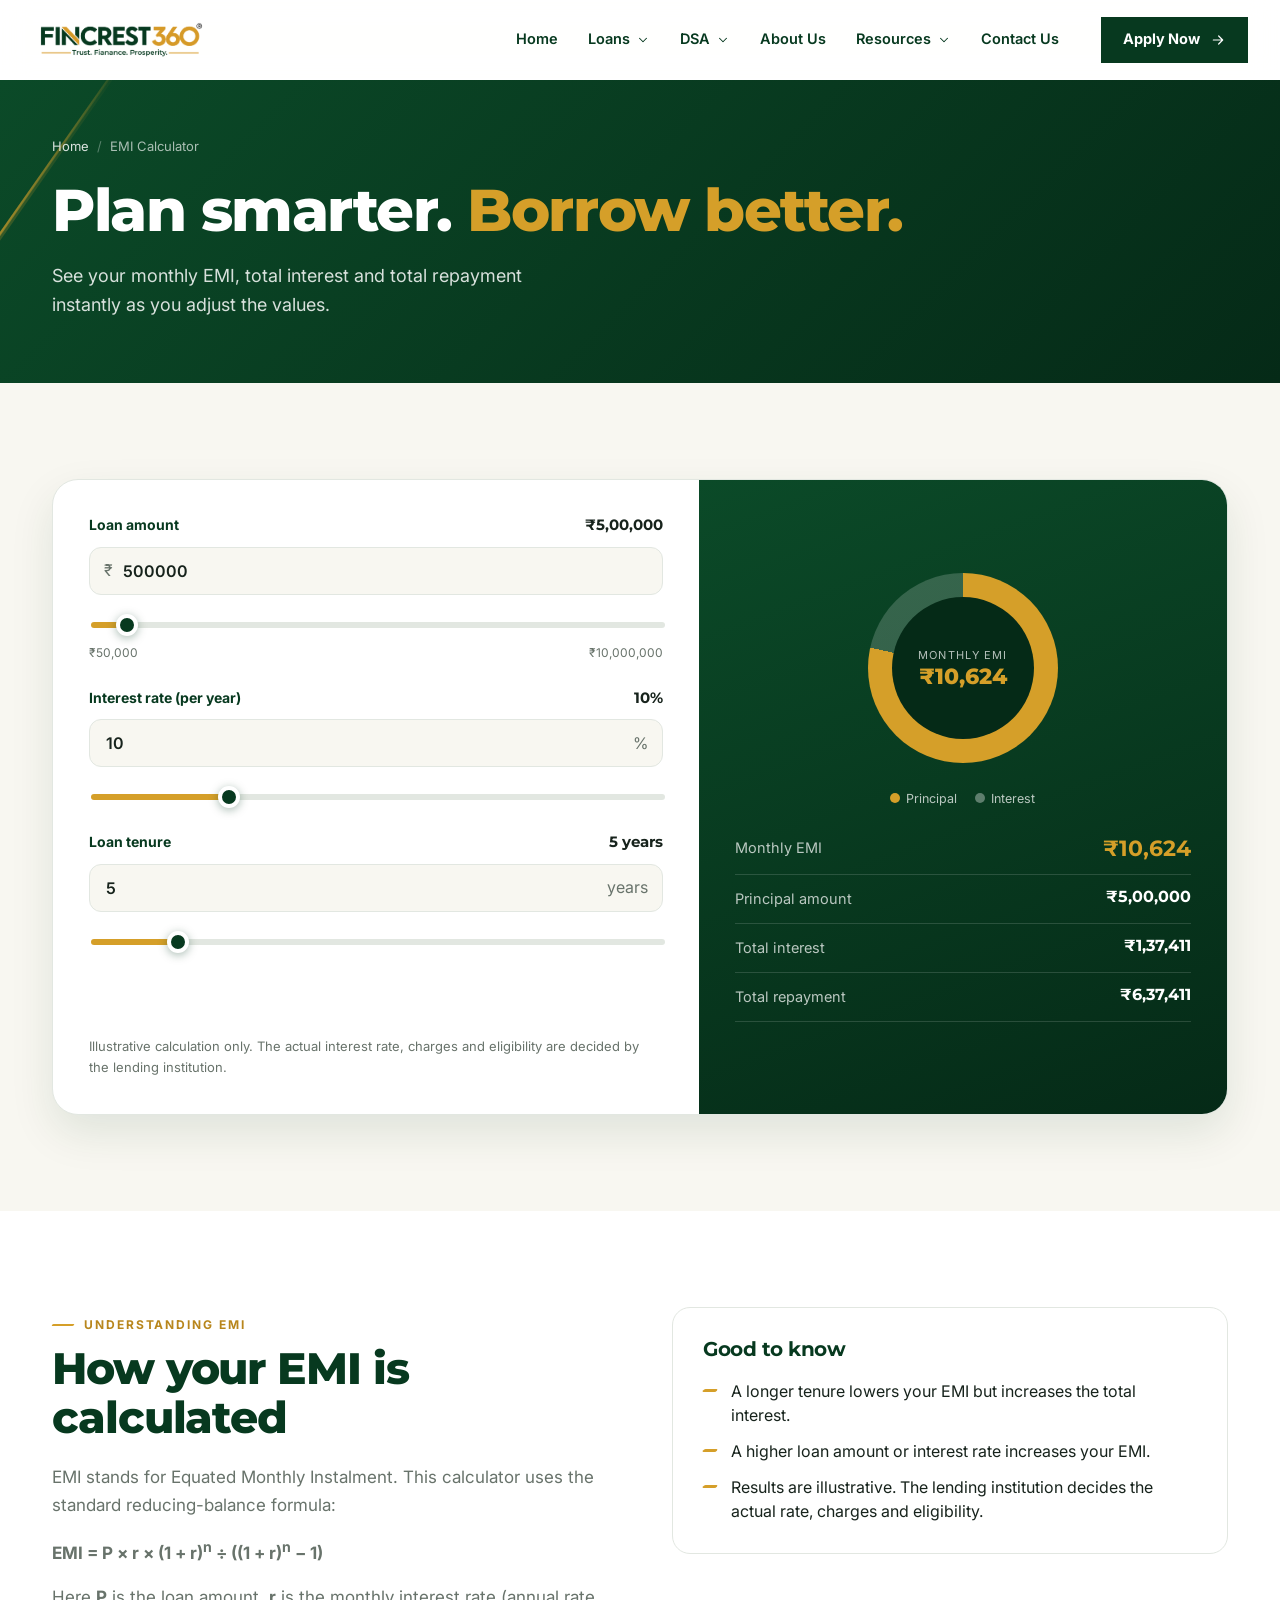
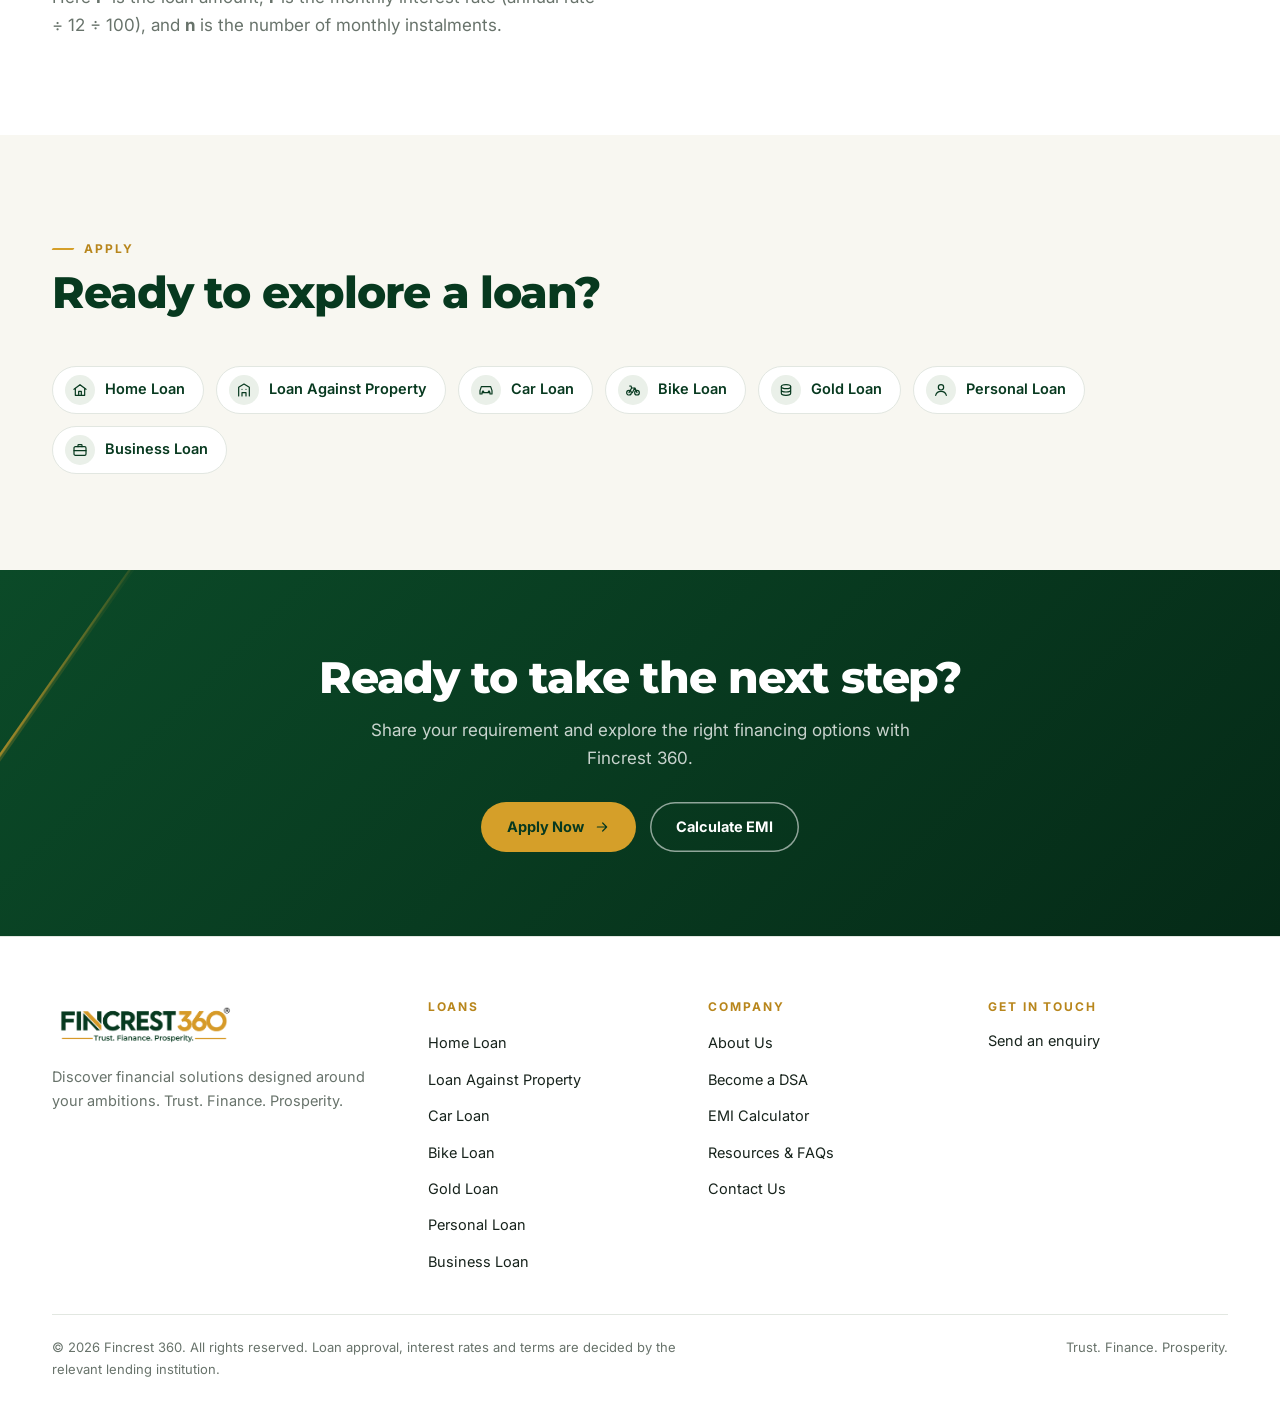
<file: fincrest-html/calculators.html>
<!doctype html>
<html lang="en" class="no-js">
<head>
<meta charset="utf-8">
<meta name="viewport" content="width=device-width, initial-scale=1">
<title>EMI Calculator | Fincrest 360</title>
<meta name="description" content="Estimate your monthly loan EMI, total interest and total repayment with the Fincrest 360 EMI calculator.">
<meta name="theme-color" content="#07391f">
<meta property="og:type" content="website">
<meta property="og:site_name" content="Fincrest 360">
<meta property="og:title" content="EMI Calculator | Fincrest 360">
<meta property="og:description" content="Estimate your monthly loan EMI, total interest and total repayment with the Fincrest 360 EMI calculator.">
<meta property="og:image" content="assets/img/hero-1.jpg">
<link rel="icon" type="image/svg+xml" href="assets/img/favicon.svg">
<link rel="preconnect" href="https://fonts.googleapis.com">
<link rel="preconnect" href="https://fonts.gstatic.com" crossorigin>
<link rel="stylesheet" href="https://fonts.googleapis.com/css2?family=Inter:wght@400;500;600;700&amp;family=Montserrat:wght@600;700;800&amp;display=swap">
<link rel="stylesheet" href="assets/css/base.css">
<link rel="stylesheet" href="assets/css/layout.css">
<link rel="stylesheet" href="assets/css/components.css">
<link rel="stylesheet" href="assets/css/pages.css">
</head>
<body>
<a class="skip-link" href="#main">Skip to content</a>

<header class="site-header" id="site-header">
  <div class="header-bar">
    <a class="brand" href="index.html" aria-label="Fincrest 360 home">
      <img src="assets/img/fincrest360-logo.png" width="171" height="44" alt="Fincrest 360 — Trust. Finance. Prosperity.">
    </a>

    <nav class="main-nav" aria-label="Primary">
      <ul class="nav-list">
        <li class="nav-item"><a class="nav-link" href="index.html">Home</a></li>

        <li class="nav-item" data-menu>
          <button class="nav-link" type="button" aria-expanded="false" aria-controls="menu-loans">Loans <span class="chev"><svg viewBox="0 0 24 24" fill="none" stroke="currentColor" stroke-width="1.8" stroke-width="2.3" stroke-linecap="round" stroke-linejoin="round" aria-hidden="true"><path d="M6 9l6 6 6-6"/></svg></span></button>
          <div class="mega" id="menu-loans">
            <div class="mega-card">
                              <div class="mega-col">
                  <p class="mega-title">Secured Loans</p>
                  <ul class="menu-list">
                    <li><a class="menu-item" href="loans/home-loan.html"><span class="menu-ico"><svg viewBox="0 0 24 24" fill="none" stroke="currentColor" stroke-width="1.8" stroke-linecap="round" stroke-linejoin="round" aria-hidden="true"><path d="M3 11l9-7 9 7"/><path d="M5 10v10h14V10"/><path d="M10 20v-6h4v6"/></svg></span><span class="menu-text"><strong>Home Loan</strong><span>Financing solutions for your home ownership journey.</span></span><span class="menu-arrow"><svg viewBox="0 0 24 24" fill="none" stroke="currentColor" stroke-width="1.8" stroke-width="2.3" stroke-linecap="round" stroke-linejoin="round" aria-hidden="true"><path d="M5 12h14M13 6l6 6-6 6"/></svg></span></a></li><li><a class="menu-item" href="loans/loan-against-property.html"><span class="menu-ico"><svg viewBox="0 0 24 24" fill="none" stroke="currentColor" stroke-width="1.8" stroke-linecap="round" stroke-linejoin="round" aria-hidden="true"><path d="M4 21V8l8-5 8 5v13"/><path d="M9 21v-5h6v5M9 11h.01M15 11h.01"/></svg></span><span class="menu-text"><strong>Loan Against Property</strong><span>Unlock the financial potential of your property.</span></span><span class="menu-arrow"><svg viewBox="0 0 24 24" fill="none" stroke="currentColor" stroke-width="1.8" stroke-width="2.3" stroke-linecap="round" stroke-linejoin="round" aria-hidden="true"><path d="M5 12h14M13 6l6 6-6 6"/></svg></span></a></li><li><a class="menu-item" href="loans/car-loan.html"><span class="menu-ico"><svg viewBox="0 0 24 24" fill="none" stroke="currentColor" stroke-width="1.8" stroke-linecap="round" stroke-linejoin="round" aria-hidden="true"><path d="M3 13l2-6h14l2 6v5h-3v-2H6v2H3z"/><circle cx="7.5" cy="14.5" r="1"/><circle cx="16.5" cy="14.5" r="1"/></svg></span><span class="menu-text"><strong>Car Loan</strong><span>Make your next vehicle purchase easier.</span></span><span class="menu-arrow"><svg viewBox="0 0 24 24" fill="none" stroke="currentColor" stroke-width="1.8" stroke-width="2.3" stroke-linecap="round" stroke-linejoin="round" aria-hidden="true"><path d="M5 12h14M13 6l6 6-6 6"/></svg></span></a></li><li><a class="menu-item" href="loans/bike-loan.html"><span class="menu-ico"><svg viewBox="0 0 24 24" fill="none" stroke="currentColor" stroke-width="1.8" stroke-linecap="round" stroke-linejoin="round" aria-hidden="true"><circle cx="6" cy="16" r="3.5"/><circle cx="18" cy="16" r="3.5"/><path d="M6 16l4-7h5l3 7M10 9L9 6H7M14.5 9L11 16"/></svg></span><span class="menu-text"><strong>Bike Loan</strong><span>Ride home your two-wheeler with simple financing.</span></span><span class="menu-arrow"><svg viewBox="0 0 24 24" fill="none" stroke="currentColor" stroke-width="1.8" stroke-width="2.3" stroke-linecap="round" stroke-linejoin="round" aria-hidden="true"><path d="M5 12h14M13 6l6 6-6 6"/></svg></span></a></li><li><a class="menu-item" href="loans/gold-loan.html"><span class="menu-ico"><svg viewBox="0 0 24 24" fill="none" stroke="currentColor" stroke-width="1.8" stroke-linecap="round" stroke-linejoin="round" aria-hidden="true"><ellipse cx="12" cy="7" rx="7" ry="3"/><path d="M5 7v5c0 1.7 3.1 3 7 3s7-1.3 7-3V7M5 12v5c0 1.7 3.1 3 7 3s7-1.3 7-3v-5"/></svg></span><span class="menu-text"><strong>Gold Loan</strong><span>Quick financial support against your gold.</span></span><span class="menu-arrow"><svg viewBox="0 0 24 24" fill="none" stroke="currentColor" stroke-width="1.8" stroke-width="2.3" stroke-linecap="round" stroke-linejoin="round" aria-hidden="true"><path d="M5 12h14M13 6l6 6-6 6"/></svg></span></a></li>                  </ul>
                </div>
                              <div class="mega-col">
                  <p class="mega-title">Unsecured Loans</p>
                  <ul class="menu-list">
                    <li><a class="menu-item" href="loans/personal-loan.html"><span class="menu-ico"><svg viewBox="0 0 24 24" fill="none" stroke="currentColor" stroke-width="1.8" stroke-linecap="round" stroke-linejoin="round" aria-hidden="true"><circle cx="12" cy="8" r="4"/><path d="M4 20c1-4 4-6 8-6s7 2 8 6"/></svg></span><span class="menu-text"><strong>Personal Loan</strong><span>Financial support for your personal needs.</span></span><span class="menu-arrow"><svg viewBox="0 0 24 24" fill="none" stroke="currentColor" stroke-width="1.8" stroke-width="2.3" stroke-linecap="round" stroke-linejoin="round" aria-hidden="true"><path d="M5 12h14M13 6l6 6-6 6"/></svg></span></a></li><li><a class="menu-item" href="loans/business-loan.html"><span class="menu-ico"><svg viewBox="0 0 24 24" fill="none" stroke="currentColor" stroke-width="1.8" stroke-linecap="round" stroke-linejoin="round" aria-hidden="true"><rect x="3" y="7" width="18" height="13" rx="2"/><path d="M9 7V5a1 1 0 011-1h4a1 1 0 011 1v2M3 13h18"/></svg></span><span class="menu-text"><strong>Business Loan</strong><span>Finance for business growth and expansion.</span></span><span class="menu-arrow"><svg viewBox="0 0 24 24" fill="none" stroke="currentColor" stroke-width="1.8" stroke-width="2.3" stroke-linecap="round" stroke-linejoin="round" aria-hidden="true"><path d="M5 12h14M13 6l6 6-6 6"/></svg></span></a></li>                  </ul>
                </div>
                            <aside class="mega-promo">
                <small>Fincrest 360</small>
                <h3>Not sure which loan fits you?</h3>
                <p>Share your requirement and we will help you explore suitable options.</p>
                <div class="promo-links"><a href="contact.html">Talk to us</a><a href="calculators.html">Calculate EMI</a></div>
              </aside>
            </div>
          </div>
        </li>

        <li class="nav-item nav-item--rel" data-menu>
          <button class="nav-link" type="button" aria-expanded="false" aria-controls="menu-dsa">DSA <span class="chev"><svg viewBox="0 0 24 24" fill="none" stroke="currentColor" stroke-width="1.8" stroke-width="2.3" stroke-linecap="round" stroke-linejoin="round" aria-hidden="true"><path d="M6 9l6 6 6-6"/></svg></span></button>
          <div class="mega mega--simple" id="menu-dsa"><div class="mega-card"><ul class="menu-list">
            <li><a class="menu-item" href="dsa.html"><span class="menu-ico"><svg viewBox="0 0 24 24" fill="none" stroke="currentColor" stroke-width="1.8" stroke-linecap="round" stroke-linejoin="round" aria-hidden="true"><path d="M3 12l4-4 4 2 3-2 4 3 3-1"/><path d="M7 8l-4 4 6 6 2-1 2 1 4-4"/></svg></span><span class="menu-text"><strong>Become a DSA</strong><span>Partner with Fincrest 360 as a Direct Selling Agent.</span></span><span class="menu-arrow"><svg viewBox="0 0 24 24" fill="none" stroke="currentColor" stroke-width="1.8" stroke-width="2.3" stroke-linecap="round" stroke-linejoin="round" aria-hidden="true"><path d="M5 12h14M13 6l6 6-6 6"/></svg></span></a></li><li><a class="menu-item" href="dsa.html#process"><span class="menu-ico"><svg viewBox="0 0 24 24" fill="none" stroke="currentColor" stroke-width="1.8" stroke-linecap="round" stroke-linejoin="round" aria-hidden="true"><path d="M7 3h7l4 4v14H7z"/><path d="M14 3v4h4M10 12h5M10 16h5"/></svg></span><span class="menu-text"><strong>How it works</strong><span>The steps from enquiry to onboarding.</span></span><span class="menu-arrow"><svg viewBox="0 0 24 24" fill="none" stroke="currentColor" stroke-width="1.8" stroke-width="2.3" stroke-linecap="round" stroke-linejoin="round" aria-hidden="true"><path d="M5 12h14M13 6l6 6-6 6"/></svg></span></a></li><li><a class="menu-item" href="dsa.html#enquire"><span class="menu-ico"><svg viewBox="0 0 24 24" fill="none" stroke="currentColor" stroke-width="1.8" stroke-linecap="round" stroke-linejoin="round" aria-hidden="true"><circle cx="12" cy="12" r="9"/><path d="M9.5 9.5a2.5 2.5 0 115 .5c0 1.5-2.5 2-2.5 3.5M12 17h.01"/></svg></span><span class="menu-text"><strong>DSA enquiry</strong><span>Tell us about yourself and we will get in touch.</span></span><span class="menu-arrow"><svg viewBox="0 0 24 24" fill="none" stroke="currentColor" stroke-width="1.8" stroke-width="2.3" stroke-linecap="round" stroke-linejoin="round" aria-hidden="true"><path d="M5 12h14M13 6l6 6-6 6"/></svg></span></a></li>          </ul></div></div>
        </li>

        <li class="nav-item"><a class="nav-link" href="about.html">About Us</a></li>

        <li class="nav-item nav-item--rel" data-menu>
          <button class="nav-link" type="button" aria-expanded="false" aria-controls="menu-res">Resources <span class="chev"><svg viewBox="0 0 24 24" fill="none" stroke="currentColor" stroke-width="1.8" stroke-width="2.3" stroke-linecap="round" stroke-linejoin="round" aria-hidden="true"><path d="M6 9l6 6 6-6"/></svg></span></button>
          <div class="mega mega--simple" id="menu-res"><div class="mega-card"><ul class="menu-list">
            <li><a class="menu-item" href="calculators.html"><span class="menu-ico"><svg viewBox="0 0 24 24" fill="none" stroke="currentColor" stroke-width="1.8" stroke-linecap="round" stroke-linejoin="round" aria-hidden="true"><rect x="5" y="3" width="14" height="18" rx="2"/><path d="M8 7h8M8 12h.01M12 12h.01M16 12h.01M8 16h.01M12 16h.01M16 16h.01"/></svg></span><span class="menu-text"><strong>EMI Calculator</strong><span>Plan your monthly repayments.</span></span><span class="menu-arrow"><svg viewBox="0 0 24 24" fill="none" stroke="currentColor" stroke-width="1.8" stroke-width="2.3" stroke-linecap="round" stroke-linejoin="round" aria-hidden="true"><path d="M5 12h14M13 6l6 6-6 6"/></svg></span></a></li><li><a class="menu-item" href="resources.html#faqs"><span class="menu-ico"><svg viewBox="0 0 24 24" fill="none" stroke="currentColor" stroke-width="1.8" stroke-linecap="round" stroke-linejoin="round" aria-hidden="true"><circle cx="12" cy="12" r="9"/><path d="M9.5 9.5a2.5 2.5 0 115 .5c0 1.5-2.5 2-2.5 3.5M12 17h.01"/></svg></span><span class="menu-text"><strong>FAQs</strong><span>Answers to common loan questions.</span></span><span class="menu-arrow"><svg viewBox="0 0 24 24" fill="none" stroke="currentColor" stroke-width="1.8" stroke-width="2.3" stroke-linecap="round" stroke-linejoin="round" aria-hidden="true"><path d="M5 12h14M13 6l6 6-6 6"/></svg></span></a></li><li><a class="menu-item" href="resources.html#documents"><span class="menu-ico"><svg viewBox="0 0 24 24" fill="none" stroke="currentColor" stroke-width="1.8" stroke-linecap="round" stroke-linejoin="round" aria-hidden="true"><path d="M7 3h7l4 4v14H7z"/><path d="M14 3v4h4M10 12h5M10 16h5"/></svg></span><span class="menu-text"><strong>Document checklist</strong><span>What lenders commonly ask for.</span></span><span class="menu-arrow"><svg viewBox="0 0 24 24" fill="none" stroke="currentColor" stroke-width="1.8" stroke-width="2.3" stroke-linecap="round" stroke-linejoin="round" aria-hidden="true"><path d="M5 12h14M13 6l6 6-6 6"/></svg></span></a></li>          </ul></div></div>
        </li>

        <li class="nav-item"><a class="nav-link" href="contact.html">Contact Us</a></li>
      </ul>
    </nav>

    <a class="btn header-cta bla" href="contact.html#enquire">Apply Now <svg viewBox="0 0 24 24" fill="none" stroke="currentColor" stroke-width="1.8" stroke-width="2.3" stroke-linecap="round" stroke-linejoin="round" aria-hidden="true"><path d="M5 12h14M13 6l6 6-6 6"/></svg></a>
    <button class="burger" type="button" aria-label="Open menu" aria-expanded="false" aria-controls="mobile-menu"><span></span></button>
  </div>
</header>

<div class="mobile-menu" id="mobile-menu">
  <div class="m-item"><a class="m-link" href="index.html">Home</a></div>
  <div class="m-item">
    <button class="m-link" type="button" aria-expanded="false">Loans <span class="chev"><svg viewBox="0 0 24 24" fill="none" stroke="currentColor" stroke-width="1.8" stroke-width="2.3" stroke-linecap="round" stroke-linejoin="round" aria-hidden="true"><path d="M6 9l6 6 6-6"/></svg></span></button>
    <div class="m-sub"><div>
              <p class="m-group">Secured Loans</p>
        <ul class="menu-list"><li><a class="menu-item" href="loans/home-loan.html"><span class="menu-ico"><svg viewBox="0 0 24 24" fill="none" stroke="currentColor" stroke-width="1.8" stroke-linecap="round" stroke-linejoin="round" aria-hidden="true"><path d="M3 11l9-7 9 7"/><path d="M5 10v10h14V10"/><path d="M10 20v-6h4v6"/></svg></span><span class="menu-text"><strong>Home Loan</strong><span>Financing solutions for your home ownership journey.</span></span><span class="menu-arrow"><svg viewBox="0 0 24 24" fill="none" stroke="currentColor" stroke-width="1.8" stroke-width="2.3" stroke-linecap="round" stroke-linejoin="round" aria-hidden="true"><path d="M5 12h14M13 6l6 6-6 6"/></svg></span></a></li><li><a class="menu-item" href="loans/loan-against-property.html"><span class="menu-ico"><svg viewBox="0 0 24 24" fill="none" stroke="currentColor" stroke-width="1.8" stroke-linecap="round" stroke-linejoin="round" aria-hidden="true"><path d="M4 21V8l8-5 8 5v13"/><path d="M9 21v-5h6v5M9 11h.01M15 11h.01"/></svg></span><span class="menu-text"><strong>Loan Against Property</strong><span>Unlock the financial potential of your property.</span></span><span class="menu-arrow"><svg viewBox="0 0 24 24" fill="none" stroke="currentColor" stroke-width="1.8" stroke-width="2.3" stroke-linecap="round" stroke-linejoin="round" aria-hidden="true"><path d="M5 12h14M13 6l6 6-6 6"/></svg></span></a></li><li><a class="menu-item" href="loans/car-loan.html"><span class="menu-ico"><svg viewBox="0 0 24 24" fill="none" stroke="currentColor" stroke-width="1.8" stroke-linecap="round" stroke-linejoin="round" aria-hidden="true"><path d="M3 13l2-6h14l2 6v5h-3v-2H6v2H3z"/><circle cx="7.5" cy="14.5" r="1"/><circle cx="16.5" cy="14.5" r="1"/></svg></span><span class="menu-text"><strong>Car Loan</strong><span>Make your next vehicle purchase easier.</span></span><span class="menu-arrow"><svg viewBox="0 0 24 24" fill="none" stroke="currentColor" stroke-width="1.8" stroke-width="2.3" stroke-linecap="round" stroke-linejoin="round" aria-hidden="true"><path d="M5 12h14M13 6l6 6-6 6"/></svg></span></a></li><li><a class="menu-item" href="loans/bike-loan.html"><span class="menu-ico"><svg viewBox="0 0 24 24" fill="none" stroke="currentColor" stroke-width="1.8" stroke-linecap="round" stroke-linejoin="round" aria-hidden="true"><circle cx="6" cy="16" r="3.5"/><circle cx="18" cy="16" r="3.5"/><path d="M6 16l4-7h5l3 7M10 9L9 6H7M14.5 9L11 16"/></svg></span><span class="menu-text"><strong>Bike Loan</strong><span>Ride home your two-wheeler with simple financing.</span></span><span class="menu-arrow"><svg viewBox="0 0 24 24" fill="none" stroke="currentColor" stroke-width="1.8" stroke-width="2.3" stroke-linecap="round" stroke-linejoin="round" aria-hidden="true"><path d="M5 12h14M13 6l6 6-6 6"/></svg></span></a></li><li><a class="menu-item" href="loans/gold-loan.html"><span class="menu-ico"><svg viewBox="0 0 24 24" fill="none" stroke="currentColor" stroke-width="1.8" stroke-linecap="round" stroke-linejoin="round" aria-hidden="true"><ellipse cx="12" cy="7" rx="7" ry="3"/><path d="M5 7v5c0 1.7 3.1 3 7 3s7-1.3 7-3V7M5 12v5c0 1.7 3.1 3 7 3s7-1.3 7-3v-5"/></svg></span><span class="menu-text"><strong>Gold Loan</strong><span>Quick financial support against your gold.</span></span><span class="menu-arrow"><svg viewBox="0 0 24 24" fill="none" stroke="currentColor" stroke-width="1.8" stroke-width="2.3" stroke-linecap="round" stroke-linejoin="round" aria-hidden="true"><path d="M5 12h14M13 6l6 6-6 6"/></svg></span></a></li></ul>
              <p class="m-group">Unsecured Loans</p>
        <ul class="menu-list"><li><a class="menu-item" href="loans/personal-loan.html"><span class="menu-ico"><svg viewBox="0 0 24 24" fill="none" stroke="currentColor" stroke-width="1.8" stroke-linecap="round" stroke-linejoin="round" aria-hidden="true"><circle cx="12" cy="8" r="4"/><path d="M4 20c1-4 4-6 8-6s7 2 8 6"/></svg></span><span class="menu-text"><strong>Personal Loan</strong><span>Financial support for your personal needs.</span></span><span class="menu-arrow"><svg viewBox="0 0 24 24" fill="none" stroke="currentColor" stroke-width="1.8" stroke-width="2.3" stroke-linecap="round" stroke-linejoin="round" aria-hidden="true"><path d="M5 12h14M13 6l6 6-6 6"/></svg></span></a></li><li><a class="menu-item" href="loans/business-loan.html"><span class="menu-ico"><svg viewBox="0 0 24 24" fill="none" stroke="currentColor" stroke-width="1.8" stroke-linecap="round" stroke-linejoin="round" aria-hidden="true"><rect x="3" y="7" width="18" height="13" rx="2"/><path d="M9 7V5a1 1 0 011-1h4a1 1 0 011 1v2M3 13h18"/></svg></span><span class="menu-text"><strong>Business Loan</strong><span>Finance for business growth and expansion.</span></span><span class="menu-arrow"><svg viewBox="0 0 24 24" fill="none" stroke="currentColor" stroke-width="1.8" stroke-width="2.3" stroke-linecap="round" stroke-linejoin="round" aria-hidden="true"><path d="M5 12h14M13 6l6 6-6 6"/></svg></span></a></li></ul>
          </div></div>
  </div>
  <div class="m-item">
    <button class="m-link" type="button" aria-expanded="false">DSA <span class="chev"><svg viewBox="0 0 24 24" fill="none" stroke="currentColor" stroke-width="1.8" stroke-width="2.3" stroke-linecap="round" stroke-linejoin="round" aria-hidden="true"><path d="M6 9l6 6 6-6"/></svg></span></button>
    <div class="m-sub"><div><ul class="menu-list"><li><a class="menu-item" href="dsa.html"><span class="menu-ico"><svg viewBox="0 0 24 24" fill="none" stroke="currentColor" stroke-width="1.8" stroke-linecap="round" stroke-linejoin="round" aria-hidden="true"><path d="M3 12l4-4 4 2 3-2 4 3 3-1"/><path d="M7 8l-4 4 6 6 2-1 2 1 4-4"/></svg></span><span class="menu-text"><strong>Become a DSA</strong><span>Partner with Fincrest 360 as a Direct Selling Agent.</span></span><span class="menu-arrow"><svg viewBox="0 0 24 24" fill="none" stroke="currentColor" stroke-width="1.8" stroke-width="2.3" stroke-linecap="round" stroke-linejoin="round" aria-hidden="true"><path d="M5 12h14M13 6l6 6-6 6"/></svg></span></a></li><li><a class="menu-item" href="dsa.html#process"><span class="menu-ico"><svg viewBox="0 0 24 24" fill="none" stroke="currentColor" stroke-width="1.8" stroke-linecap="round" stroke-linejoin="round" aria-hidden="true"><path d="M7 3h7l4 4v14H7z"/><path d="M14 3v4h4M10 12h5M10 16h5"/></svg></span><span class="menu-text"><strong>How it works</strong><span>The steps from enquiry to onboarding.</span></span><span class="menu-arrow"><svg viewBox="0 0 24 24" fill="none" stroke="currentColor" stroke-width="1.8" stroke-width="2.3" stroke-linecap="round" stroke-linejoin="round" aria-hidden="true"><path d="M5 12h14M13 6l6 6-6 6"/></svg></span></a></li><li><a class="menu-item" href="dsa.html#enquire"><span class="menu-ico"><svg viewBox="0 0 24 24" fill="none" stroke="currentColor" stroke-width="1.8" stroke-linecap="round" stroke-linejoin="round" aria-hidden="true"><circle cx="12" cy="12" r="9"/><path d="M9.5 9.5a2.5 2.5 0 115 .5c0 1.5-2.5 2-2.5 3.5M12 17h.01"/></svg></span><span class="menu-text"><strong>DSA enquiry</strong><span>Tell us about yourself and we will get in touch.</span></span><span class="menu-arrow"><svg viewBox="0 0 24 24" fill="none" stroke="currentColor" stroke-width="1.8" stroke-width="2.3" stroke-linecap="round" stroke-linejoin="round" aria-hidden="true"><path d="M5 12h14M13 6l6 6-6 6"/></svg></span></a></li></ul></div></div>
  </div>
  <div class="m-item"><a class="m-link" href="about.html">About Us</a></div>
  <div class="m-item">
    <button class="m-link" type="button" aria-expanded="false">Resources <span class="chev"><svg viewBox="0 0 24 24" fill="none" stroke="currentColor" stroke-width="1.8" stroke-width="2.3" stroke-linecap="round" stroke-linejoin="round" aria-hidden="true"><path d="M6 9l6 6 6-6"/></svg></span></button>
    <div class="m-sub"><div><ul class="menu-list"><li><a class="menu-item" href="calculators.html"><span class="menu-ico"><svg viewBox="0 0 24 24" fill="none" stroke="currentColor" stroke-width="1.8" stroke-linecap="round" stroke-linejoin="round" aria-hidden="true"><rect x="5" y="3" width="14" height="18" rx="2"/><path d="M8 7h8M8 12h.01M12 12h.01M16 12h.01M8 16h.01M12 16h.01M16 16h.01"/></svg></span><span class="menu-text"><strong>EMI Calculator</strong><span>Plan your monthly repayments.</span></span><span class="menu-arrow"><svg viewBox="0 0 24 24" fill="none" stroke="currentColor" stroke-width="1.8" stroke-width="2.3" stroke-linecap="round" stroke-linejoin="round" aria-hidden="true"><path d="M5 12h14M13 6l6 6-6 6"/></svg></span></a></li><li><a class="menu-item" href="resources.html#faqs"><span class="menu-ico"><svg viewBox="0 0 24 24" fill="none" stroke="currentColor" stroke-width="1.8" stroke-linecap="round" stroke-linejoin="round" aria-hidden="true"><circle cx="12" cy="12" r="9"/><path d="M9.5 9.5a2.5 2.5 0 115 .5c0 1.5-2.5 2-2.5 3.5M12 17h.01"/></svg></span><span class="menu-text"><strong>FAQs</strong><span>Answers to common loan questions.</span></span><span class="menu-arrow"><svg viewBox="0 0 24 24" fill="none" stroke="currentColor" stroke-width="1.8" stroke-width="2.3" stroke-linecap="round" stroke-linejoin="round" aria-hidden="true"><path d="M5 12h14M13 6l6 6-6 6"/></svg></span></a></li><li><a class="menu-item" href="resources.html#documents"><span class="menu-ico"><svg viewBox="0 0 24 24" fill="none" stroke="currentColor" stroke-width="1.8" stroke-linecap="round" stroke-linejoin="round" aria-hidden="true"><path d="M7 3h7l4 4v14H7z"/><path d="M14 3v4h4M10 12h5M10 16h5"/></svg></span><span class="menu-text"><strong>Document checklist</strong><span>What lenders commonly ask for.</span></span><span class="menu-arrow"><svg viewBox="0 0 24 24" fill="none" stroke="currentColor" stroke-width="1.8" stroke-width="2.3" stroke-linecap="round" stroke-linejoin="round" aria-hidden="true"><path d="M5 12h14M13 6l6 6-6 6"/></svg></span></a></li></ul></div></div>
  </div>
  <div class="m-item"><a class="m-link" href="contact.html">Contact Us</a></div>
  <a class="btn btn--block m-cta" href="contact.html#enquire">Apply Now <svg viewBox="0 0 24 24" fill="none" stroke="currentColor" stroke-width="1.8" stroke-width="2.3" stroke-linecap="round" stroke-linejoin="round" aria-hidden="true"><path d="M5 12h14M13 6l6 6-6 6"/></svg></a>
</div>

<main id="main">

<!-- ============================================================================== -->
<!-- SECTION 1: HERO BANNER & BREADCRUMBS                                          -->
<!-- ============================================================================== -->
<section class="page-hero page-hero--simple">
  <div class="hero-lines" aria-hidden="true"><i></i><i></i><i></i></div>
  <div class="container">
    <ol class="breadcrumb">
      <li><a href="index.html">Home</a></li>
      <li aria-current="page">EMI Calculator</li>
    </ol>
    <h1>Plan smarter. <em>Borrow better.</em></h1>
    <p class="page-lead">See your monthly EMI, total interest and total repayment instantly as you adjust the values.</p>
  </div>
</section>

<!-- ============================================================================== -->
<!-- SECTION 2: INTERACTIVE EMI CALCULATOR WIDGET                                  -->
<!-- Code component: includes/calculator.php (Sliders for amount, rate, tenure)     -->
<!-- ============================================================================== -->
<section class="section">
  <div class="container reveal">
    <form class="calc" data-emi novalidate aria-label="EMI calculator">
  <div class="calc-form">
    <div class="calc-field">
      <label for="calc-amount-n">Loan amount <span class="calc-value" data-label-amount></span></label>
      <div class="calc-input"><span aria-hidden="true">&#8377;</span><input id="calc-amount-n" name="amount" type="number" inputmode="numeric" min="50000" max="10000000" step="10000" value="500000"></div>
      <input name="amount" type="range" min="50000" max="10000000" step="10000" value="500000" aria-label="Loan amount slider">
      <div class="range-scale"><span>&#8377;50,000</span><span>&#8377;10,000,000</span></div>
    </div>
    <div class="calc-field">
      <label for="calc-rate-n">Interest rate (per year) <span class="calc-value" data-label-rate></span></label>
      <div class="calc-input"><input id="calc-rate-n" name="rate" type="number" inputmode="decimal" min="1" max="40" step="0.1" value="10"><span aria-hidden="true">%</span></div>
      <input name="rate" type="range" min="1" max="40" step="0.1" value="10" aria-label="Interest rate slider">
    </div>
    <div class="calc-field">
      <label for="calc-years-n">Loan tenure <span class="calc-value" data-label-years></span></label>
      <div class="calc-input"><input id="calc-years-n" name="years" type="number" inputmode="numeric" min="1" max="30" step="1" value="5"><span aria-hidden="true">years</span></div>
      <input name="years" type="range" min="1" max="30" step="1" value="5" aria-label="Loan tenure slider">
    </div>
    <p class="calc-error" role="alert"></p>
    <p class="calc-note">Illustrative calculation only. The actual interest rate, charges and eligibility are decided by the lending institution.</p>
  </div>
  <div class="calc-result" aria-live="polite">
    <div class="donut"><div class="donut-label"><small>Monthly EMI</small><strong data-out-donut>&mdash;</strong></div></div>
    <div class="calc-legend"><span><i></i>Principal</span><span><i class="alt"></i>Interest</span></div>
    <div class="calc-rows">
      <div class="calc-row calc-row--main"><span>Monthly EMI</span><b data-out-emi>&mdash;</b></div>
      <div class="calc-row"><span>Principal amount</span><b data-out-principal>&mdash;</b></div>
      <div class="calc-row"><span>Total interest</span><b data-out-interest>&mdash;</b></div>
      <div class="calc-row"><span>Total repayment</span><b data-out-total>&mdash;</b></div>
    </div>
  </div>
</form>
  </div>
</section>

<!-- ============================================================================== -->
<!-- SECTION 3: UNDERSTANDING EMI & MATHEMATICAL FORMULA                            -->
<!-- Explains the standard reducing-balance loan calculation used by banks.        -->
<!-- ============================================================================== -->
<section class="section section--white">
  <div class="container split split--top">
    <!-- Left: Formula Breakdown -->
    <div class="split-copy reveal">
      <span class="eyebrow">Understanding EMI</span>
      <h2>How your EMI is calculated</h2>
      <p>EMI stands for Equated Monthly Instalment. This calculator uses the standard reducing-balance formula:</p>
      <p><strong>EMI = P &times; r &times; (1 + r)<sup>n</sup> &divide; ((1 + r)<sup>n</sup> &minus; 1)</strong></p>
      <p>Here <b>P</b> is the loan amount, <b>r</b> is the monthly interest rate (annual rate &divide; 12 &divide; 100), and <b>n</b> is the number of monthly instalments.</p>
    </div>
    <!-- Right: Useful takeaway rules -->
    <div class="panel reveal">
      <h3>Good to know</h3>
      <ul class="check-list">
        <li>A longer tenure lowers your EMI but increases the total interest.</li>
        <li>A higher loan amount or interest rate increases your EMI.</li>
        <li>Results are illustrative. The lending institution decides the actual rate, charges and eligibility.</li>
      </ul>
    </div>
  </div>
</section>

<!-- ============================================================================== -->
<!-- SECTION 4: LOAN CATEGORY CHIPS (Apply / Explore)                              -->
<!-- Loops over $LOANS from includes/data.php                                      -->
<!-- ============================================================================== -->
<section class="section">
  <div class="container">
    <div class="section-head reveal">
      <span class="eyebrow">Apply</span>
      <h2>Ready to explore a loan?</h2>
    </div>
    <div class="chip-row">
              <a class="chip" href="loans/home-loan.html">
          <span><svg viewBox="0 0 24 24" fill="none" stroke="currentColor" stroke-width="1.8" stroke-linecap="round" stroke-linejoin="round" aria-hidden="true"><path d="M3 11l9-7 9 7"/><path d="M5 10v10h14V10"/><path d="M10 20v-6h4v6"/></svg></span>
          Home Loan        </a>
              <a class="chip" href="loans/loan-against-property.html">
          <span><svg viewBox="0 0 24 24" fill="none" stroke="currentColor" stroke-width="1.8" stroke-linecap="round" stroke-linejoin="round" aria-hidden="true"><path d="M4 21V8l8-5 8 5v13"/><path d="M9 21v-5h6v5M9 11h.01M15 11h.01"/></svg></span>
          Loan Against Property        </a>
              <a class="chip" href="loans/car-loan.html">
          <span><svg viewBox="0 0 24 24" fill="none" stroke="currentColor" stroke-width="1.8" stroke-linecap="round" stroke-linejoin="round" aria-hidden="true"><path d="M3 13l2-6h14l2 6v5h-3v-2H6v2H3z"/><circle cx="7.5" cy="14.5" r="1"/><circle cx="16.5" cy="14.5" r="1"/></svg></span>
          Car Loan        </a>
              <a class="chip" href="loans/bike-loan.html">
          <span><svg viewBox="0 0 24 24" fill="none" stroke="currentColor" stroke-width="1.8" stroke-linecap="round" stroke-linejoin="round" aria-hidden="true"><circle cx="6" cy="16" r="3.5"/><circle cx="18" cy="16" r="3.5"/><path d="M6 16l4-7h5l3 7M10 9L9 6H7M14.5 9L11 16"/></svg></span>
          Bike Loan        </a>
              <a class="chip" href="loans/gold-loan.html">
          <span><svg viewBox="0 0 24 24" fill="none" stroke="currentColor" stroke-width="1.8" stroke-linecap="round" stroke-linejoin="round" aria-hidden="true"><ellipse cx="12" cy="7" rx="7" ry="3"/><path d="M5 7v5c0 1.7 3.1 3 7 3s7-1.3 7-3V7M5 12v5c0 1.7 3.1 3 7 3s7-1.3 7-3v-5"/></svg></span>
          Gold Loan        </a>
              <a class="chip" href="loans/personal-loan.html">
          <span><svg viewBox="0 0 24 24" fill="none" stroke="currentColor" stroke-width="1.8" stroke-linecap="round" stroke-linejoin="round" aria-hidden="true"><circle cx="12" cy="8" r="4"/><path d="M4 20c1-4 4-6 8-6s7 2 8 6"/></svg></span>
          Personal Loan        </a>
              <a class="chip" href="loans/business-loan.html">
          <span><svg viewBox="0 0 24 24" fill="none" stroke="currentColor" stroke-width="1.8" stroke-linecap="round" stroke-linejoin="round" aria-hidden="true"><rect x="3" y="7" width="18" height="13" rx="2"/><path d="M9 7V5a1 1 0 011-1h4a1 1 0 011 1v2M3 13h18"/></svg></span>
          Business Loan        </a>
          </div>
  </div>
</section>

<!-- ============================================================================== -->
<!-- SITE FOOTER                                                                    -->
<!-- ============================================================================== -->
</main>

<section class="cta-band">
  <div class="hero-lines" aria-hidden="true"><i></i><i></i><i></i></div>
  <div class="container reveal">
    <h2>Ready to take the next step?</h2>
    <p>Share your requirement and explore the right financing options with Fincrest 360.</p>
    <div class="actions">
      <a class="btn btn--gold" href="contact.html#enquire">Apply Now <svg viewBox="0 0 24 24" fill="none" stroke="currentColor" stroke-width="1.8" stroke-width="2.3" stroke-linecap="round" stroke-linejoin="round" aria-hidden="true"><path d="M5 12h14M13 6l6 6-6 6"/></svg></a>
      <a class="btn btn--ghost" href="calculators.html">Calculate EMI</a>
    </div>
  </div>
</section>

<footer class="site-footer">
  <div class="container">
    <div class="footer-grid">
      <div class="footer-brand">
        <img src="assets/img/fincrest360-logo.png" width="171" height="44" alt="Fincrest 360">
        <p>Discover financial solutions designed around your ambitions. Trust. Finance. Prosperity.</p>
      </div>
      <div class="footer-col">
        <h3>Loans</h3>
        <ul><li><a href="loans/home-loan.html">Home Loan</a></li><li><a href="loans/loan-against-property.html">Loan Against Property</a></li><li><a href="loans/car-loan.html">Car Loan</a></li><li><a href="loans/bike-loan.html">Bike Loan</a></li><li><a href="loans/gold-loan.html">Gold Loan</a></li><li><a href="loans/personal-loan.html">Personal Loan</a></li><li><a href="loans/business-loan.html">Business Loan</a></li></ul>
      </div>
      <div class="footer-col">
        <h3>Company</h3>
        <ul>
          <li><a href="about.html">About Us</a></li>
          <li><a href="dsa.html">Become a DSA</a></li>
          <li><a href="calculators.html">EMI Calculator</a></li>
          <li><a href="resources.html">Resources &amp; FAQs</a></li>
          <li><a href="contact.html">Contact Us</a></li>
        </ul>
      </div>
      <div class="footer-col footer-contact">
        <h3>Get in touch</h3>
        <ul>
                                        <li><a href="contact.html#enquire">Send an enquiry</a></li>
        </ul>
      </div>
    </div>
    <div class="footer-bottom">
      <p>&copy; 2026 Fincrest 360. All rights reserved. Loan approval, interest rates and terms are decided by the relevant lending institution.</p>
      <p>Trust. Finance. Prosperity.</p>
    </div>
  </div>
</footer>

<script src="assets/js/nav.js" defer></script>
<script src="assets/js/ui.js" defer></script>
<script src="assets/js/calculator.js" defer></script>
</body>
</html>
</file>
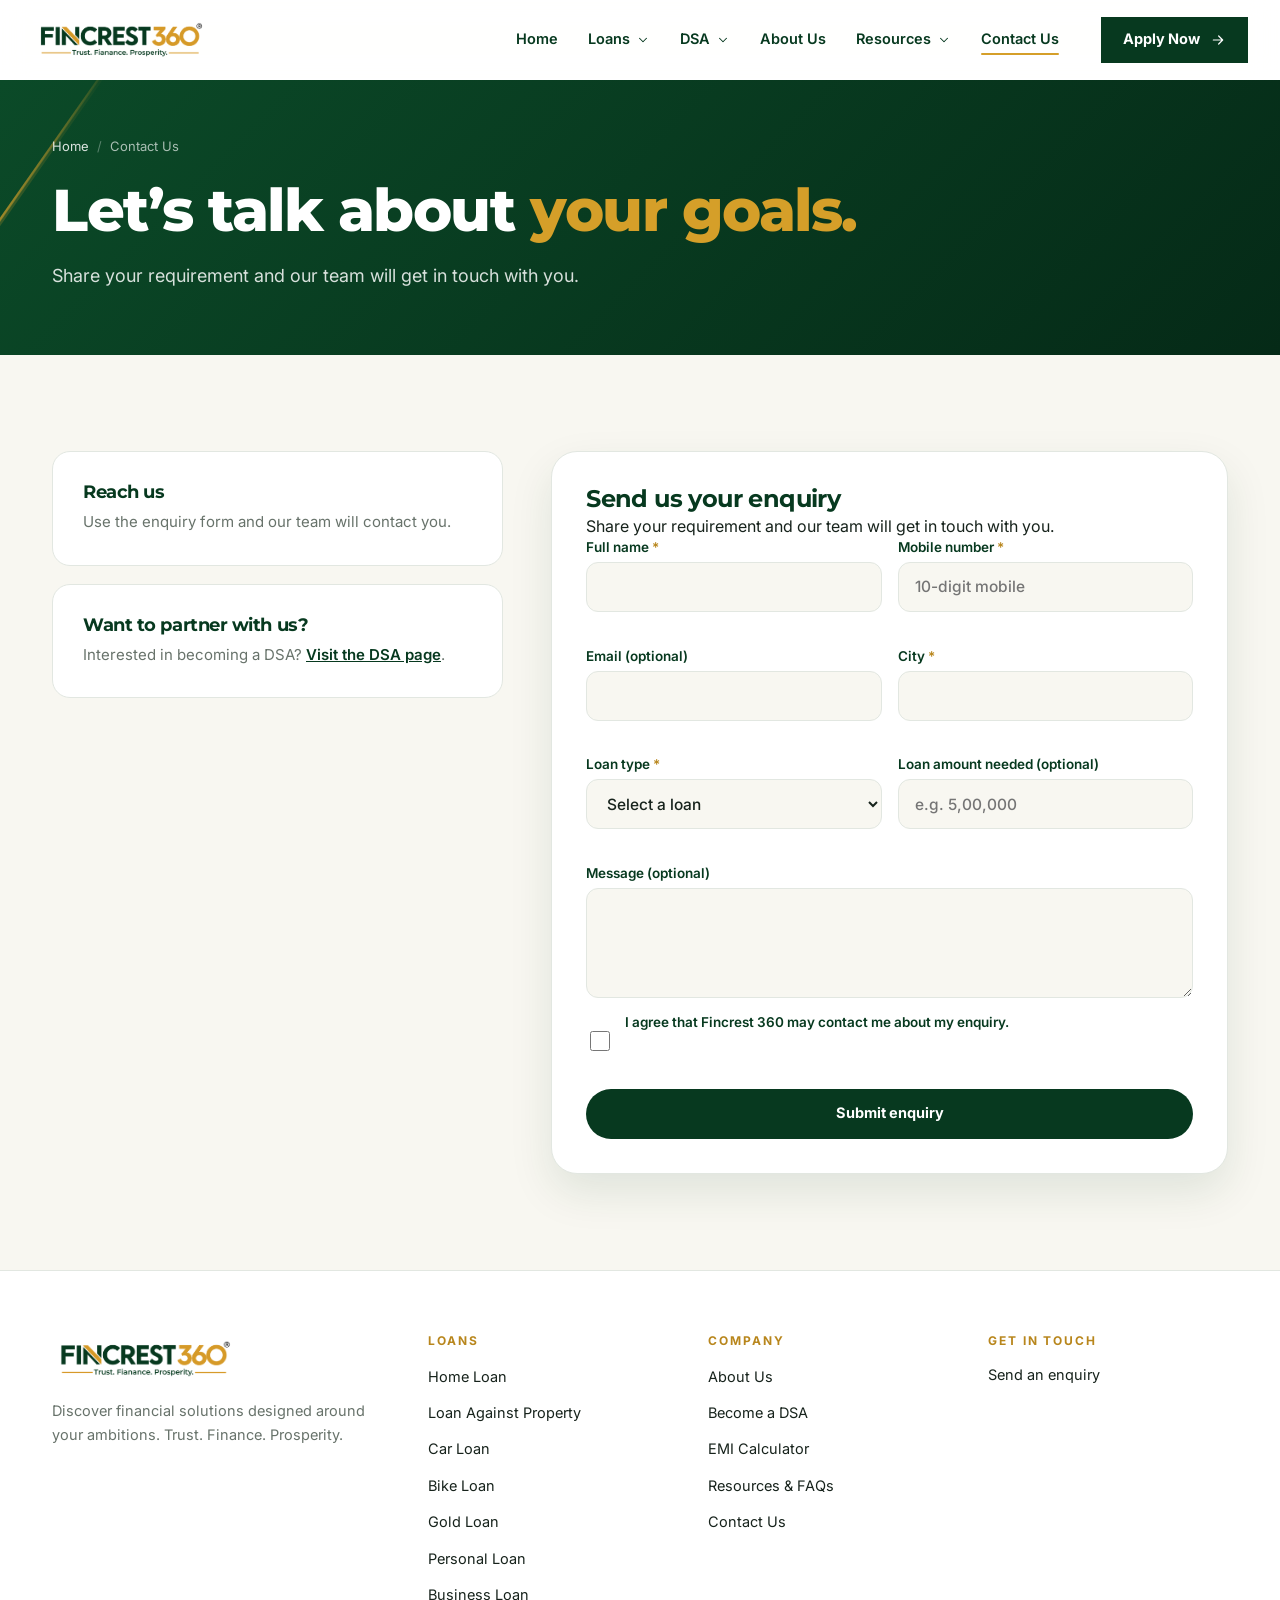
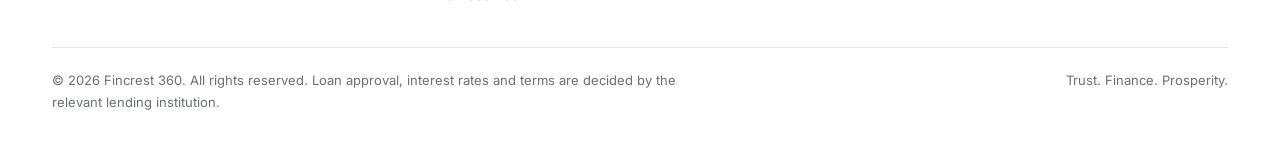
<file: fincrest-html/contact.html>
<!doctype html>
<html lang="en" class="no-js">
<head>
<meta charset="utf-8">
<meta name="viewport" content="width=device-width, initial-scale=1">
<title>Contact Us | Fincrest 360</title>
<meta name="description" content="Contact Fincrest 360. Share your loan requirement and our team will get in touch with you.">
<meta name="theme-color" content="#07391f">
<meta property="og:type" content="website">
<meta property="og:site_name" content="Fincrest 360">
<meta property="og:title" content="Contact Us | Fincrest 360">
<meta property="og:description" content="Contact Fincrest 360. Share your loan requirement and our team will get in touch with you.">
<meta property="og:image" content="assets/img/hero-1.jpg">
<link rel="icon" type="image/svg+xml" href="assets/img/favicon.svg">
<link rel="preconnect" href="https://fonts.googleapis.com">
<link rel="preconnect" href="https://fonts.gstatic.com" crossorigin>
<link rel="stylesheet" href="https://fonts.googleapis.com/css2?family=Inter:wght@400;500;600;700&amp;family=Montserrat:wght@600;700;800&amp;display=swap">
<link rel="stylesheet" href="assets/css/base.css">
<link rel="stylesheet" href="assets/css/layout.css">
<link rel="stylesheet" href="assets/css/components.css">
<link rel="stylesheet" href="assets/css/pages.css">
</head>
<body>
<a class="skip-link" href="#main">Skip to content</a>

<header class="site-header" id="site-header">
  <div class="header-bar">
    <a class="brand" href="index.html" aria-label="Fincrest 360 home">
      <img src="assets/img/fincrest360-logo.png" width="171" height="44" alt="Fincrest 360 — Trust. Finance. Prosperity.">
    </a>

    <nav class="main-nav" aria-label="Primary">
      <ul class="nav-list">
        <li class="nav-item"><a class="nav-link" href="index.html">Home</a></li>

        <li class="nav-item" data-menu>
          <button class="nav-link" type="button" aria-expanded="false" aria-controls="menu-loans">Loans <span class="chev"><svg viewBox="0 0 24 24" fill="none" stroke="currentColor" stroke-width="1.8" stroke-width="2.3" stroke-linecap="round" stroke-linejoin="round" aria-hidden="true"><path d="M6 9l6 6 6-6"/></svg></span></button>
          <div class="mega" id="menu-loans">
            <div class="mega-card">
                              <div class="mega-col">
                  <p class="mega-title">Secured Loans</p>
                  <ul class="menu-list">
                    <li><a class="menu-item" href="loans/home-loan.html"><span class="menu-ico"><svg viewBox="0 0 24 24" fill="none" stroke="currentColor" stroke-width="1.8" stroke-linecap="round" stroke-linejoin="round" aria-hidden="true"><path d="M3 11l9-7 9 7"/><path d="M5 10v10h14V10"/><path d="M10 20v-6h4v6"/></svg></span><span class="menu-text"><strong>Home Loan</strong><span>Financing solutions for your home ownership journey.</span></span><span class="menu-arrow"><svg viewBox="0 0 24 24" fill="none" stroke="currentColor" stroke-width="1.8" stroke-width="2.3" stroke-linecap="round" stroke-linejoin="round" aria-hidden="true"><path d="M5 12h14M13 6l6 6-6 6"/></svg></span></a></li><li><a class="menu-item" href="loans/loan-against-property.html"><span class="menu-ico"><svg viewBox="0 0 24 24" fill="none" stroke="currentColor" stroke-width="1.8" stroke-linecap="round" stroke-linejoin="round" aria-hidden="true"><path d="M4 21V8l8-5 8 5v13"/><path d="M9 21v-5h6v5M9 11h.01M15 11h.01"/></svg></span><span class="menu-text"><strong>Loan Against Property</strong><span>Unlock the financial potential of your property.</span></span><span class="menu-arrow"><svg viewBox="0 0 24 24" fill="none" stroke="currentColor" stroke-width="1.8" stroke-width="2.3" stroke-linecap="round" stroke-linejoin="round" aria-hidden="true"><path d="M5 12h14M13 6l6 6-6 6"/></svg></span></a></li><li><a class="menu-item" href="loans/car-loan.html"><span class="menu-ico"><svg viewBox="0 0 24 24" fill="none" stroke="currentColor" stroke-width="1.8" stroke-linecap="round" stroke-linejoin="round" aria-hidden="true"><path d="M3 13l2-6h14l2 6v5h-3v-2H6v2H3z"/><circle cx="7.5" cy="14.5" r="1"/><circle cx="16.5" cy="14.5" r="1"/></svg></span><span class="menu-text"><strong>Car Loan</strong><span>Make your next vehicle purchase easier.</span></span><span class="menu-arrow"><svg viewBox="0 0 24 24" fill="none" stroke="currentColor" stroke-width="1.8" stroke-width="2.3" stroke-linecap="round" stroke-linejoin="round" aria-hidden="true"><path d="M5 12h14M13 6l6 6-6 6"/></svg></span></a></li><li><a class="menu-item" href="loans/bike-loan.html"><span class="menu-ico"><svg viewBox="0 0 24 24" fill="none" stroke="currentColor" stroke-width="1.8" stroke-linecap="round" stroke-linejoin="round" aria-hidden="true"><circle cx="6" cy="16" r="3.5"/><circle cx="18" cy="16" r="3.5"/><path d="M6 16l4-7h5l3 7M10 9L9 6H7M14.5 9L11 16"/></svg></span><span class="menu-text"><strong>Bike Loan</strong><span>Ride home your two-wheeler with simple financing.</span></span><span class="menu-arrow"><svg viewBox="0 0 24 24" fill="none" stroke="currentColor" stroke-width="1.8" stroke-width="2.3" stroke-linecap="round" stroke-linejoin="round" aria-hidden="true"><path d="M5 12h14M13 6l6 6-6 6"/></svg></span></a></li><li><a class="menu-item" href="loans/gold-loan.html"><span class="menu-ico"><svg viewBox="0 0 24 24" fill="none" stroke="currentColor" stroke-width="1.8" stroke-linecap="round" stroke-linejoin="round" aria-hidden="true"><ellipse cx="12" cy="7" rx="7" ry="3"/><path d="M5 7v5c0 1.7 3.1 3 7 3s7-1.3 7-3V7M5 12v5c0 1.7 3.1 3 7 3s7-1.3 7-3v-5"/></svg></span><span class="menu-text"><strong>Gold Loan</strong><span>Quick financial support against your gold.</span></span><span class="menu-arrow"><svg viewBox="0 0 24 24" fill="none" stroke="currentColor" stroke-width="1.8" stroke-width="2.3" stroke-linecap="round" stroke-linejoin="round" aria-hidden="true"><path d="M5 12h14M13 6l6 6-6 6"/></svg></span></a></li>                  </ul>
                </div>
                              <div class="mega-col">
                  <p class="mega-title">Unsecured Loans</p>
                  <ul class="menu-list">
                    <li><a class="menu-item" href="loans/personal-loan.html"><span class="menu-ico"><svg viewBox="0 0 24 24" fill="none" stroke="currentColor" stroke-width="1.8" stroke-linecap="round" stroke-linejoin="round" aria-hidden="true"><circle cx="12" cy="8" r="4"/><path d="M4 20c1-4 4-6 8-6s7 2 8 6"/></svg></span><span class="menu-text"><strong>Personal Loan</strong><span>Financial support for your personal needs.</span></span><span class="menu-arrow"><svg viewBox="0 0 24 24" fill="none" stroke="currentColor" stroke-width="1.8" stroke-width="2.3" stroke-linecap="round" stroke-linejoin="round" aria-hidden="true"><path d="M5 12h14M13 6l6 6-6 6"/></svg></span></a></li><li><a class="menu-item" href="loans/business-loan.html"><span class="menu-ico"><svg viewBox="0 0 24 24" fill="none" stroke="currentColor" stroke-width="1.8" stroke-linecap="round" stroke-linejoin="round" aria-hidden="true"><rect x="3" y="7" width="18" height="13" rx="2"/><path d="M9 7V5a1 1 0 011-1h4a1 1 0 011 1v2M3 13h18"/></svg></span><span class="menu-text"><strong>Business Loan</strong><span>Finance for business growth and expansion.</span></span><span class="menu-arrow"><svg viewBox="0 0 24 24" fill="none" stroke="currentColor" stroke-width="1.8" stroke-width="2.3" stroke-linecap="round" stroke-linejoin="round" aria-hidden="true"><path d="M5 12h14M13 6l6 6-6 6"/></svg></span></a></li>                  </ul>
                </div>
                            <aside class="mega-promo">
                <small>Fincrest 360</small>
                <h3>Not sure which loan fits you?</h3>
                <p>Share your requirement and we will help you explore suitable options.</p>
                <div class="promo-links"><a href="contact.html">Talk to us</a><a href="calculators.html">Calculate EMI</a></div>
              </aside>
            </div>
          </div>
        </li>

        <li class="nav-item nav-item--rel" data-menu>
          <button class="nav-link" type="button" aria-expanded="false" aria-controls="menu-dsa">DSA <span class="chev"><svg viewBox="0 0 24 24" fill="none" stroke="currentColor" stroke-width="1.8" stroke-width="2.3" stroke-linecap="round" stroke-linejoin="round" aria-hidden="true"><path d="M6 9l6 6 6-6"/></svg></span></button>
          <div class="mega mega--simple" id="menu-dsa"><div class="mega-card"><ul class="menu-list">
            <li><a class="menu-item" href="dsa.html"><span class="menu-ico"><svg viewBox="0 0 24 24" fill="none" stroke="currentColor" stroke-width="1.8" stroke-linecap="round" stroke-linejoin="round" aria-hidden="true"><path d="M3 12l4-4 4 2 3-2 4 3 3-1"/><path d="M7 8l-4 4 6 6 2-1 2 1 4-4"/></svg></span><span class="menu-text"><strong>Become a DSA</strong><span>Partner with Fincrest 360 as a Direct Selling Agent.</span></span><span class="menu-arrow"><svg viewBox="0 0 24 24" fill="none" stroke="currentColor" stroke-width="1.8" stroke-width="2.3" stroke-linecap="round" stroke-linejoin="round" aria-hidden="true"><path d="M5 12h14M13 6l6 6-6 6"/></svg></span></a></li><li><a class="menu-item" href="dsa.html#process"><span class="menu-ico"><svg viewBox="0 0 24 24" fill="none" stroke="currentColor" stroke-width="1.8" stroke-linecap="round" stroke-linejoin="round" aria-hidden="true"><path d="M7 3h7l4 4v14H7z"/><path d="M14 3v4h4M10 12h5M10 16h5"/></svg></span><span class="menu-text"><strong>How it works</strong><span>The steps from enquiry to onboarding.</span></span><span class="menu-arrow"><svg viewBox="0 0 24 24" fill="none" stroke="currentColor" stroke-width="1.8" stroke-width="2.3" stroke-linecap="round" stroke-linejoin="round" aria-hidden="true"><path d="M5 12h14M13 6l6 6-6 6"/></svg></span></a></li><li><a class="menu-item" href="dsa.html#enquire"><span class="menu-ico"><svg viewBox="0 0 24 24" fill="none" stroke="currentColor" stroke-width="1.8" stroke-linecap="round" stroke-linejoin="round" aria-hidden="true"><circle cx="12" cy="12" r="9"/><path d="M9.5 9.5a2.5 2.5 0 115 .5c0 1.5-2.5 2-2.5 3.5M12 17h.01"/></svg></span><span class="menu-text"><strong>DSA enquiry</strong><span>Tell us about yourself and we will get in touch.</span></span><span class="menu-arrow"><svg viewBox="0 0 24 24" fill="none" stroke="currentColor" stroke-width="1.8" stroke-width="2.3" stroke-linecap="round" stroke-linejoin="round" aria-hidden="true"><path d="M5 12h14M13 6l6 6-6 6"/></svg></span></a></li>          </ul></div></div>
        </li>

        <li class="nav-item"><a class="nav-link" href="about.html">About Us</a></li>

        <li class="nav-item nav-item--rel" data-menu>
          <button class="nav-link" type="button" aria-expanded="false" aria-controls="menu-res">Resources <span class="chev"><svg viewBox="0 0 24 24" fill="none" stroke="currentColor" stroke-width="1.8" stroke-width="2.3" stroke-linecap="round" stroke-linejoin="round" aria-hidden="true"><path d="M6 9l6 6 6-6"/></svg></span></button>
          <div class="mega mega--simple" id="menu-res"><div class="mega-card"><ul class="menu-list">
            <li><a class="menu-item" href="calculators.html"><span class="menu-ico"><svg viewBox="0 0 24 24" fill="none" stroke="currentColor" stroke-width="1.8" stroke-linecap="round" stroke-linejoin="round" aria-hidden="true"><rect x="5" y="3" width="14" height="18" rx="2"/><path d="M8 7h8M8 12h.01M12 12h.01M16 12h.01M8 16h.01M12 16h.01M16 16h.01"/></svg></span><span class="menu-text"><strong>EMI Calculator</strong><span>Plan your monthly repayments.</span></span><span class="menu-arrow"><svg viewBox="0 0 24 24" fill="none" stroke="currentColor" stroke-width="1.8" stroke-width="2.3" stroke-linecap="round" stroke-linejoin="round" aria-hidden="true"><path d="M5 12h14M13 6l6 6-6 6"/></svg></span></a></li><li><a class="menu-item" href="resources.html#faqs"><span class="menu-ico"><svg viewBox="0 0 24 24" fill="none" stroke="currentColor" stroke-width="1.8" stroke-linecap="round" stroke-linejoin="round" aria-hidden="true"><circle cx="12" cy="12" r="9"/><path d="M9.5 9.5a2.5 2.5 0 115 .5c0 1.5-2.5 2-2.5 3.5M12 17h.01"/></svg></span><span class="menu-text"><strong>FAQs</strong><span>Answers to common loan questions.</span></span><span class="menu-arrow"><svg viewBox="0 0 24 24" fill="none" stroke="currentColor" stroke-width="1.8" stroke-width="2.3" stroke-linecap="round" stroke-linejoin="round" aria-hidden="true"><path d="M5 12h14M13 6l6 6-6 6"/></svg></span></a></li><li><a class="menu-item" href="resources.html#documents"><span class="menu-ico"><svg viewBox="0 0 24 24" fill="none" stroke="currentColor" stroke-width="1.8" stroke-linecap="round" stroke-linejoin="round" aria-hidden="true"><path d="M7 3h7l4 4v14H7z"/><path d="M14 3v4h4M10 12h5M10 16h5"/></svg></span><span class="menu-text"><strong>Document checklist</strong><span>What lenders commonly ask for.</span></span><span class="menu-arrow"><svg viewBox="0 0 24 24" fill="none" stroke="currentColor" stroke-width="1.8" stroke-width="2.3" stroke-linecap="round" stroke-linejoin="round" aria-hidden="true"><path d="M5 12h14M13 6l6 6-6 6"/></svg></span></a></li>          </ul></div></div>
        </li>

        <li class="nav-item"><a class="nav-link" href="contact.html" aria-current="page">Contact Us</a></li>
      </ul>
    </nav>

    <a class="btn header-cta bla" href="contact.html#enquire">Apply Now <svg viewBox="0 0 24 24" fill="none" stroke="currentColor" stroke-width="1.8" stroke-width="2.3" stroke-linecap="round" stroke-linejoin="round" aria-hidden="true"><path d="M5 12h14M13 6l6 6-6 6"/></svg></a>
    <button class="burger" type="button" aria-label="Open menu" aria-expanded="false" aria-controls="mobile-menu"><span></span></button>
  </div>
</header>

<div class="mobile-menu" id="mobile-menu">
  <div class="m-item"><a class="m-link" href="index.html">Home</a></div>
  <div class="m-item">
    <button class="m-link" type="button" aria-expanded="false">Loans <span class="chev"><svg viewBox="0 0 24 24" fill="none" stroke="currentColor" stroke-width="1.8" stroke-width="2.3" stroke-linecap="round" stroke-linejoin="round" aria-hidden="true"><path d="M6 9l6 6 6-6"/></svg></span></button>
    <div class="m-sub"><div>
              <p class="m-group">Secured Loans</p>
        <ul class="menu-list"><li><a class="menu-item" href="loans/home-loan.html"><span class="menu-ico"><svg viewBox="0 0 24 24" fill="none" stroke="currentColor" stroke-width="1.8" stroke-linecap="round" stroke-linejoin="round" aria-hidden="true"><path d="M3 11l9-7 9 7"/><path d="M5 10v10h14V10"/><path d="M10 20v-6h4v6"/></svg></span><span class="menu-text"><strong>Home Loan</strong><span>Financing solutions for your home ownership journey.</span></span><span class="menu-arrow"><svg viewBox="0 0 24 24" fill="none" stroke="currentColor" stroke-width="1.8" stroke-width="2.3" stroke-linecap="round" stroke-linejoin="round" aria-hidden="true"><path d="M5 12h14M13 6l6 6-6 6"/></svg></span></a></li><li><a class="menu-item" href="loans/loan-against-property.html"><span class="menu-ico"><svg viewBox="0 0 24 24" fill="none" stroke="currentColor" stroke-width="1.8" stroke-linecap="round" stroke-linejoin="round" aria-hidden="true"><path d="M4 21V8l8-5 8 5v13"/><path d="M9 21v-5h6v5M9 11h.01M15 11h.01"/></svg></span><span class="menu-text"><strong>Loan Against Property</strong><span>Unlock the financial potential of your property.</span></span><span class="menu-arrow"><svg viewBox="0 0 24 24" fill="none" stroke="currentColor" stroke-width="1.8" stroke-width="2.3" stroke-linecap="round" stroke-linejoin="round" aria-hidden="true"><path d="M5 12h14M13 6l6 6-6 6"/></svg></span></a></li><li><a class="menu-item" href="loans/car-loan.html"><span class="menu-ico"><svg viewBox="0 0 24 24" fill="none" stroke="currentColor" stroke-width="1.8" stroke-linecap="round" stroke-linejoin="round" aria-hidden="true"><path d="M3 13l2-6h14l2 6v5h-3v-2H6v2H3z"/><circle cx="7.5" cy="14.5" r="1"/><circle cx="16.5" cy="14.5" r="1"/></svg></span><span class="menu-text"><strong>Car Loan</strong><span>Make your next vehicle purchase easier.</span></span><span class="menu-arrow"><svg viewBox="0 0 24 24" fill="none" stroke="currentColor" stroke-width="1.8" stroke-width="2.3" stroke-linecap="round" stroke-linejoin="round" aria-hidden="true"><path d="M5 12h14M13 6l6 6-6 6"/></svg></span></a></li><li><a class="menu-item" href="loans/bike-loan.html"><span class="menu-ico"><svg viewBox="0 0 24 24" fill="none" stroke="currentColor" stroke-width="1.8" stroke-linecap="round" stroke-linejoin="round" aria-hidden="true"><circle cx="6" cy="16" r="3.5"/><circle cx="18" cy="16" r="3.5"/><path d="M6 16l4-7h5l3 7M10 9L9 6H7M14.5 9L11 16"/></svg></span><span class="menu-text"><strong>Bike Loan</strong><span>Ride home your two-wheeler with simple financing.</span></span><span class="menu-arrow"><svg viewBox="0 0 24 24" fill="none" stroke="currentColor" stroke-width="1.8" stroke-width="2.3" stroke-linecap="round" stroke-linejoin="round" aria-hidden="true"><path d="M5 12h14M13 6l6 6-6 6"/></svg></span></a></li><li><a class="menu-item" href="loans/gold-loan.html"><span class="menu-ico"><svg viewBox="0 0 24 24" fill="none" stroke="currentColor" stroke-width="1.8" stroke-linecap="round" stroke-linejoin="round" aria-hidden="true"><ellipse cx="12" cy="7" rx="7" ry="3"/><path d="M5 7v5c0 1.7 3.1 3 7 3s7-1.3 7-3V7M5 12v5c0 1.7 3.1 3 7 3s7-1.3 7-3v-5"/></svg></span><span class="menu-text"><strong>Gold Loan</strong><span>Quick financial support against your gold.</span></span><span class="menu-arrow"><svg viewBox="0 0 24 24" fill="none" stroke="currentColor" stroke-width="1.8" stroke-width="2.3" stroke-linecap="round" stroke-linejoin="round" aria-hidden="true"><path d="M5 12h14M13 6l6 6-6 6"/></svg></span></a></li></ul>
              <p class="m-group">Unsecured Loans</p>
        <ul class="menu-list"><li><a class="menu-item" href="loans/personal-loan.html"><span class="menu-ico"><svg viewBox="0 0 24 24" fill="none" stroke="currentColor" stroke-width="1.8" stroke-linecap="round" stroke-linejoin="round" aria-hidden="true"><circle cx="12" cy="8" r="4"/><path d="M4 20c1-4 4-6 8-6s7 2 8 6"/></svg></span><span class="menu-text"><strong>Personal Loan</strong><span>Financial support for your personal needs.</span></span><span class="menu-arrow"><svg viewBox="0 0 24 24" fill="none" stroke="currentColor" stroke-width="1.8" stroke-width="2.3" stroke-linecap="round" stroke-linejoin="round" aria-hidden="true"><path d="M5 12h14M13 6l6 6-6 6"/></svg></span></a></li><li><a class="menu-item" href="loans/business-loan.html"><span class="menu-ico"><svg viewBox="0 0 24 24" fill="none" stroke="currentColor" stroke-width="1.8" stroke-linecap="round" stroke-linejoin="round" aria-hidden="true"><rect x="3" y="7" width="18" height="13" rx="2"/><path d="M9 7V5a1 1 0 011-1h4a1 1 0 011 1v2M3 13h18"/></svg></span><span class="menu-text"><strong>Business Loan</strong><span>Finance for business growth and expansion.</span></span><span class="menu-arrow"><svg viewBox="0 0 24 24" fill="none" stroke="currentColor" stroke-width="1.8" stroke-width="2.3" stroke-linecap="round" stroke-linejoin="round" aria-hidden="true"><path d="M5 12h14M13 6l6 6-6 6"/></svg></span></a></li></ul>
          </div></div>
  </div>
  <div class="m-item">
    <button class="m-link" type="button" aria-expanded="false">DSA <span class="chev"><svg viewBox="0 0 24 24" fill="none" stroke="currentColor" stroke-width="1.8" stroke-width="2.3" stroke-linecap="round" stroke-linejoin="round" aria-hidden="true"><path d="M6 9l6 6 6-6"/></svg></span></button>
    <div class="m-sub"><div><ul class="menu-list"><li><a class="menu-item" href="dsa.html"><span class="menu-ico"><svg viewBox="0 0 24 24" fill="none" stroke="currentColor" stroke-width="1.8" stroke-linecap="round" stroke-linejoin="round" aria-hidden="true"><path d="M3 12l4-4 4 2 3-2 4 3 3-1"/><path d="M7 8l-4 4 6 6 2-1 2 1 4-4"/></svg></span><span class="menu-text"><strong>Become a DSA</strong><span>Partner with Fincrest 360 as a Direct Selling Agent.</span></span><span class="menu-arrow"><svg viewBox="0 0 24 24" fill="none" stroke="currentColor" stroke-width="1.8" stroke-width="2.3" stroke-linecap="round" stroke-linejoin="round" aria-hidden="true"><path d="M5 12h14M13 6l6 6-6 6"/></svg></span></a></li><li><a class="menu-item" href="dsa.html#process"><span class="menu-ico"><svg viewBox="0 0 24 24" fill="none" stroke="currentColor" stroke-width="1.8" stroke-linecap="round" stroke-linejoin="round" aria-hidden="true"><path d="M7 3h7l4 4v14H7z"/><path d="M14 3v4h4M10 12h5M10 16h5"/></svg></span><span class="menu-text"><strong>How it works</strong><span>The steps from enquiry to onboarding.</span></span><span class="menu-arrow"><svg viewBox="0 0 24 24" fill="none" stroke="currentColor" stroke-width="1.8" stroke-width="2.3" stroke-linecap="round" stroke-linejoin="round" aria-hidden="true"><path d="M5 12h14M13 6l6 6-6 6"/></svg></span></a></li><li><a class="menu-item" href="dsa.html#enquire"><span class="menu-ico"><svg viewBox="0 0 24 24" fill="none" stroke="currentColor" stroke-width="1.8" stroke-linecap="round" stroke-linejoin="round" aria-hidden="true"><circle cx="12" cy="12" r="9"/><path d="M9.5 9.5a2.5 2.5 0 115 .5c0 1.5-2.5 2-2.5 3.5M12 17h.01"/></svg></span><span class="menu-text"><strong>DSA enquiry</strong><span>Tell us about yourself and we will get in touch.</span></span><span class="menu-arrow"><svg viewBox="0 0 24 24" fill="none" stroke="currentColor" stroke-width="1.8" stroke-width="2.3" stroke-linecap="round" stroke-linejoin="round" aria-hidden="true"><path d="M5 12h14M13 6l6 6-6 6"/></svg></span></a></li></ul></div></div>
  </div>
  <div class="m-item"><a class="m-link" href="about.html">About Us</a></div>
  <div class="m-item">
    <button class="m-link" type="button" aria-expanded="false">Resources <span class="chev"><svg viewBox="0 0 24 24" fill="none" stroke="currentColor" stroke-width="1.8" stroke-width="2.3" stroke-linecap="round" stroke-linejoin="round" aria-hidden="true"><path d="M6 9l6 6 6-6"/></svg></span></button>
    <div class="m-sub"><div><ul class="menu-list"><li><a class="menu-item" href="calculators.html"><span class="menu-ico"><svg viewBox="0 0 24 24" fill="none" stroke="currentColor" stroke-width="1.8" stroke-linecap="round" stroke-linejoin="round" aria-hidden="true"><rect x="5" y="3" width="14" height="18" rx="2"/><path d="M8 7h8M8 12h.01M12 12h.01M16 12h.01M8 16h.01M12 16h.01M16 16h.01"/></svg></span><span class="menu-text"><strong>EMI Calculator</strong><span>Plan your monthly repayments.</span></span><span class="menu-arrow"><svg viewBox="0 0 24 24" fill="none" stroke="currentColor" stroke-width="1.8" stroke-width="2.3" stroke-linecap="round" stroke-linejoin="round" aria-hidden="true"><path d="M5 12h14M13 6l6 6-6 6"/></svg></span></a></li><li><a class="menu-item" href="resources.html#faqs"><span class="menu-ico"><svg viewBox="0 0 24 24" fill="none" stroke="currentColor" stroke-width="1.8" stroke-linecap="round" stroke-linejoin="round" aria-hidden="true"><circle cx="12" cy="12" r="9"/><path d="M9.5 9.5a2.5 2.5 0 115 .5c0 1.5-2.5 2-2.5 3.5M12 17h.01"/></svg></span><span class="menu-text"><strong>FAQs</strong><span>Answers to common loan questions.</span></span><span class="menu-arrow"><svg viewBox="0 0 24 24" fill="none" stroke="currentColor" stroke-width="1.8" stroke-width="2.3" stroke-linecap="round" stroke-linejoin="round" aria-hidden="true"><path d="M5 12h14M13 6l6 6-6 6"/></svg></span></a></li><li><a class="menu-item" href="resources.html#documents"><span class="menu-ico"><svg viewBox="0 0 24 24" fill="none" stroke="currentColor" stroke-width="1.8" stroke-linecap="round" stroke-linejoin="round" aria-hidden="true"><path d="M7 3h7l4 4v14H7z"/><path d="M14 3v4h4M10 12h5M10 16h5"/></svg></span><span class="menu-text"><strong>Document checklist</strong><span>What lenders commonly ask for.</span></span><span class="menu-arrow"><svg viewBox="0 0 24 24" fill="none" stroke="currentColor" stroke-width="1.8" stroke-width="2.3" stroke-linecap="round" stroke-linejoin="round" aria-hidden="true"><path d="M5 12h14M13 6l6 6-6 6"/></svg></span></a></li></ul></div></div>
  </div>
  <div class="m-item"><a class="m-link" href="contact.html">Contact Us</a></div>
  <a class="btn btn--block m-cta" href="contact.html#enquire">Apply Now <svg viewBox="0 0 24 24" fill="none" stroke="currentColor" stroke-width="1.8" stroke-width="2.3" stroke-linecap="round" stroke-linejoin="round" aria-hidden="true"><path d="M5 12h14M13 6l6 6-6 6"/></svg></a>
</div>

<main id="main">

<!-- ============================================================================== -->
<!-- SECTION 1: HERO BANNER & BREADCRUMBS                                          -->
<!-- ============================================================================== -->
<section class="page-hero page-hero--simple">
  <div class="hero-lines" aria-hidden="true"><i></i><i></i><i></i></div>
  <div class="container">
    <ol class="breadcrumb">
      <li><a href="index.html">Home</a></li>
      <li aria-current="page">Contact Us</li>
    </ol>
    <h1>Let&rsquo;s talk about <em>your goals.</em></h1>
    <p class="page-lead">Share your requirement and our team will get in touch with you.</p>
  </div>
</section>

<!-- ============================================================================== -->
<!-- SECTION 2: CONTACT DETAILS & ENQUIRY FORM GRID                                -->
<!-- Config values come from includes/config.php ($CONFIG array)                   -->
<!-- ============================================================================== -->
<section class="section" id="enquire">
  <div class="container contact-grid">
    <!-- Left Column: Company Contact Cards -->
    <div>
      <div class="contact-card reveal">
        <h3>Reach us</h3>
        <ul>
                                                              <li>Use the enquiry form and our team will contact you.</li>
                  </ul>
      </div>

      <!-- Partner Card link to DSA page -->
      <div class="contact-card reveal">
        <h3>Want to partner with us?</h3>
        <p>Interested in becoming a DSA? <a href="dsa.html">Visit the DSA page</a>.</p>
      </div>
    </div>

    <!-- Right Column: Interactive Enquiry Form -->
    <div class="reveal">
      <div class="form-card">
  <form data-enquiry action="#" method="post" novalidate id="enq-9ae8b2">
    <h3>Send us your enquiry</h3>
    <p>Share your requirement and our team will get in touch with you.</p>
    <input type="hidden" name="type" value="loan">
    <input type="hidden" name="ts" value="1793705334">
    <div class="hp" aria-hidden="true"><label>Leave empty <input type="text" name="website" tabindex="-1" autocomplete="off"></label></div>
    <div class="form-grid">
      <div class="field">
        <label for="enq-9ae8b2-name">Full name <i>*</i></label>
        <input id="enq-9ae8b2-name" name="name" type="text" autocomplete="name" maxlength="80" required>
        <span class="field-error"></span>
      </div>
      <div class="field">
        <label for="enq-9ae8b2-mobile">Mobile number <i>*</i></label>
        <input id="enq-9ae8b2-mobile" name="mobile" type="tel" inputmode="numeric" autocomplete="tel" maxlength="16" placeholder="10-digit mobile" required>
        <span class="field-error"></span>
      </div>
      <div class="field">
        <label for="enq-9ae8b2-email">Email (optional)</label>
        <input id="enq-9ae8b2-email" name="email" type="email" autocomplete="email" maxlength="120">
        <span class="field-error"></span>
      </div>
      <div class="field">
        <label for="enq-9ae8b2-city">City <i>*</i></label>
        <input id="enq-9ae8b2-city" name="city" type="text" autocomplete="address-level2" maxlength="60" required>
        <span class="field-error"></span>
      </div>
              <div class="field">
          <label for="enq-9ae8b2-loan">Loan type <i>*</i></label>
          <select id="enq-9ae8b2-loan" name="loan" required>
            <option value="">Select a loan</option>
                          <option value="Home Loan">Home Loan</option>
                          <option value="Loan Against Property">Loan Against Property</option>
                          <option value="Car Loan">Car Loan</option>
                          <option value="Bike Loan">Bike Loan</option>
                          <option value="Gold Loan">Gold Loan</option>
                          <option value="Personal Loan">Personal Loan</option>
                          <option value="Business Loan">Business Loan</option>
                      </select>
          <span class="field-error"></span>
        </div>
        <div class="field">
          <label for="enq-9ae8b2-amount">Loan amount needed (optional)</label>
          <input id="enq-9ae8b2-amount" name="amount" type="text" inputmode="numeric" maxlength="20" placeholder="e.g. 5,00,000">
          <span class="field-error"></span>
        </div>
            <div class="field field--full">
        <label for="enq-9ae8b2-message">Message (optional)</label>
        <textarea id="enq-9ae8b2-message" name="message" maxlength="600"></textarea>
      </div>
      <div class="field field--full consent-wrap">
        <label class="consent"><input type="checkbox" name="consent" value="1" required><span>I agree that Fincrest 360 may contact me about my enquiry.</span></label>
        <span class="field-error"></span>
      </div>
    </div>
    <div class="form-status" role="status"></div>
    <button class="btn btn--block" type="submit">Submit enquiry</button>
  </form>
  <div class="form-success" hidden tabindex="-1">
    <svg viewBox="0 0 24 24" fill="none" stroke="currentColor" stroke-width="1.8" stroke-linecap="round" stroke-linejoin="round" aria-hidden="true"><circle cx="12" cy="12" r="9"/><path d="M8 12l3 3 5-6"/></svg>    <h3>Thank you</h3>
    <p>We have received your enquiry and will get in touch with you soon.</p>
  </div>
</div>
    </div>
  </div>
</section>

<!-- ============================================================================== -->
<!-- SITE FOOTER                                                                    -->
<!-- Note: $noCta = true prevents duplicate CTA banner right after the contact form  -->
<!-- ============================================================================== -->
</main>


<footer class="site-footer">
  <div class="container">
    <div class="footer-grid">
      <div class="footer-brand">
        <img src="assets/img/fincrest360-logo.png" width="171" height="44" alt="Fincrest 360">
        <p>Discover financial solutions designed around your ambitions. Trust. Finance. Prosperity.</p>
      </div>
      <div class="footer-col">
        <h3>Loans</h3>
        <ul><li><a href="loans/home-loan.html">Home Loan</a></li><li><a href="loans/loan-against-property.html">Loan Against Property</a></li><li><a href="loans/car-loan.html">Car Loan</a></li><li><a href="loans/bike-loan.html">Bike Loan</a></li><li><a href="loans/gold-loan.html">Gold Loan</a></li><li><a href="loans/personal-loan.html">Personal Loan</a></li><li><a href="loans/business-loan.html">Business Loan</a></li></ul>
      </div>
      <div class="footer-col">
        <h3>Company</h3>
        <ul>
          <li><a href="about.html">About Us</a></li>
          <li><a href="dsa.html">Become a DSA</a></li>
          <li><a href="calculators.html">EMI Calculator</a></li>
          <li><a href="resources.html">Resources &amp; FAQs</a></li>
          <li><a href="contact.html">Contact Us</a></li>
        </ul>
      </div>
      <div class="footer-col footer-contact">
        <h3>Get in touch</h3>
        <ul>
                                        <li><a href="contact.html#enquire">Send an enquiry</a></li>
        </ul>
      </div>
    </div>
    <div class="footer-bottom">
      <p>&copy; 2026 Fincrest 360. All rights reserved. Loan approval, interest rates and terms are decided by the relevant lending institution.</p>
      <p>Trust. Finance. Prosperity.</p>
    </div>
  </div>
</footer>

<script src="assets/js/nav.js" defer></script>
<script src="assets/js/ui.js" defer></script>
<script src="assets/js/form.js" defer></script>
</body>
</html>
</file>
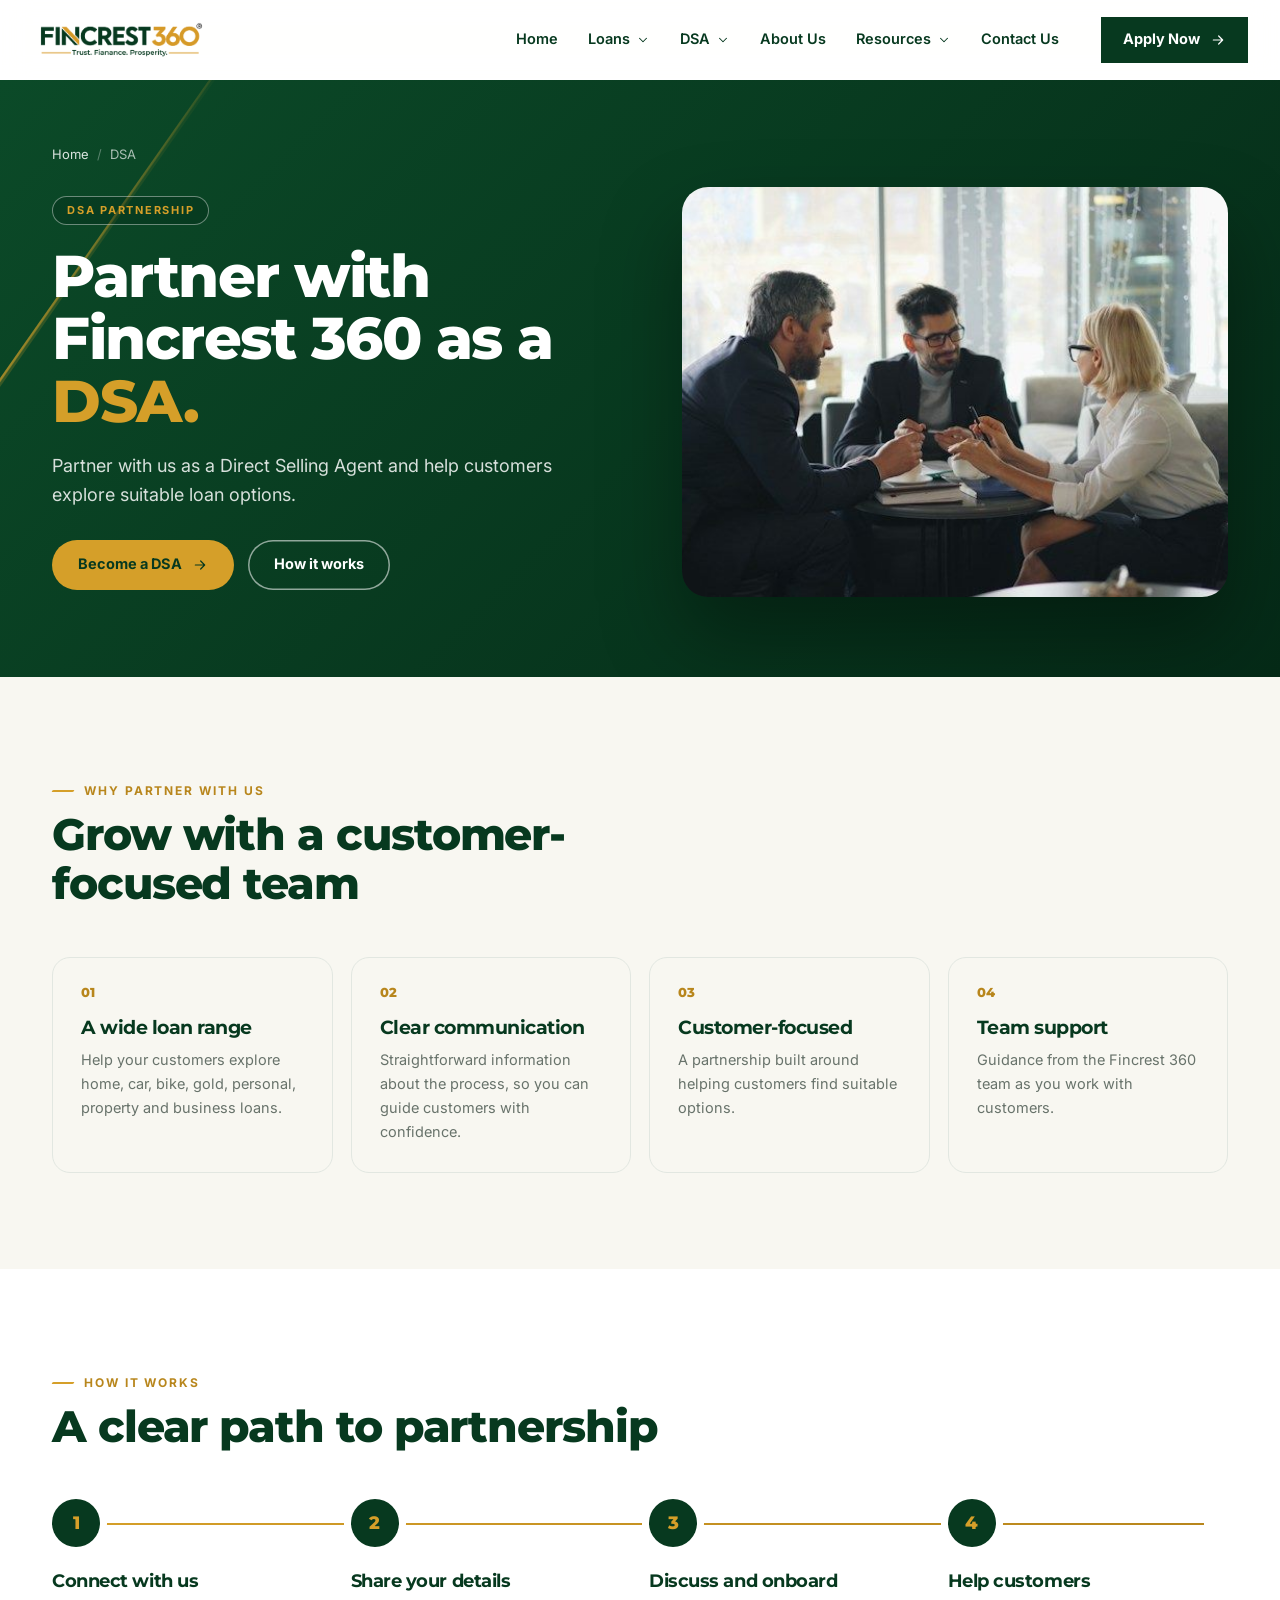
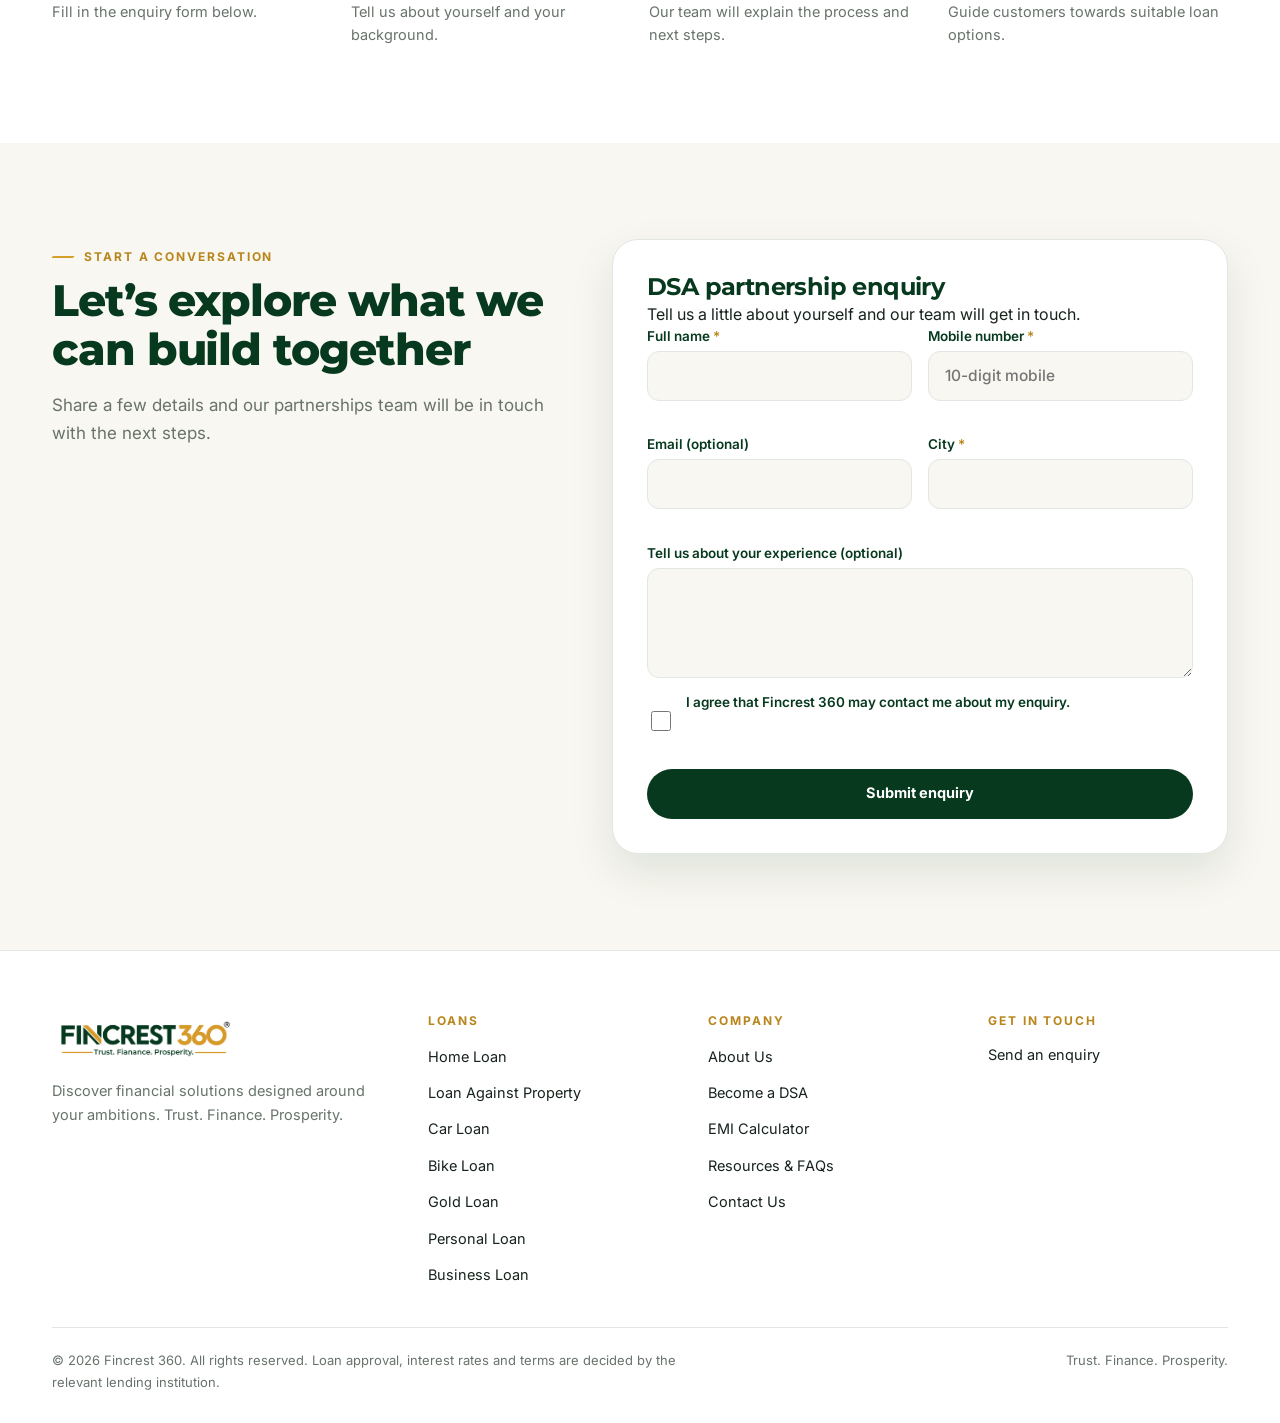
<file: fincrest-html/dsa.html>
<!doctype html>
<html lang="en" class="no-js">
<head>
<meta charset="utf-8">
<meta name="viewport" content="width=device-width, initial-scale=1">
<title>Become a DSA | Fincrest 360</title>
<meta name="description" content="Partner with Fincrest 360 as a Direct Selling Agent (DSA) and help customers explore home, car, bike, gold, personal, property and business loans.">
<meta name="theme-color" content="#07391f">
<meta property="og:type" content="website">
<meta property="og:site_name" content="Fincrest 360">
<meta property="og:title" content="Become a DSA | Fincrest 360">
<meta property="og:description" content="Partner with Fincrest 360 as a Direct Selling Agent (DSA) and help customers explore home, car, bike, gold, personal, property and business loans.">
<meta property="og:image" content="assets/img/hero-1.jpg">
<link rel="icon" type="image/svg+xml" href="assets/img/favicon.svg">
<link rel="preconnect" href="https://fonts.googleapis.com">
<link rel="preconnect" href="https://fonts.gstatic.com" crossorigin>
<link rel="stylesheet" href="https://fonts.googleapis.com/css2?family=Inter:wght@400;500;600;700&amp;family=Montserrat:wght@600;700;800&amp;display=swap">
<link rel="stylesheet" href="assets/css/base.css">
<link rel="stylesheet" href="assets/css/layout.css">
<link rel="stylesheet" href="assets/css/components.css">
<link rel="stylesheet" href="assets/css/pages.css">
</head>
<body>
<a class="skip-link" href="#main">Skip to content</a>

<header class="site-header" id="site-header">
  <div class="header-bar">
    <a class="brand" href="index.html" aria-label="Fincrest 360 home">
      <img src="assets/img/fincrest360-logo.png" width="171" height="44" alt="Fincrest 360 — Trust. Finance. Prosperity.">
    </a>

    <nav class="main-nav" aria-label="Primary">
      <ul class="nav-list">
        <li class="nav-item"><a class="nav-link" href="index.html">Home</a></li>

        <li class="nav-item" data-menu>
          <button class="nav-link" type="button" aria-expanded="false" aria-controls="menu-loans">Loans <span class="chev"><svg viewBox="0 0 24 24" fill="none" stroke="currentColor" stroke-width="1.8" stroke-width="2.3" stroke-linecap="round" stroke-linejoin="round" aria-hidden="true"><path d="M6 9l6 6 6-6"/></svg></span></button>
          <div class="mega" id="menu-loans">
            <div class="mega-card">
                              <div class="mega-col">
                  <p class="mega-title">Secured Loans</p>
                  <ul class="menu-list">
                    <li><a class="menu-item" href="loans/home-loan.html"><span class="menu-ico"><svg viewBox="0 0 24 24" fill="none" stroke="currentColor" stroke-width="1.8" stroke-linecap="round" stroke-linejoin="round" aria-hidden="true"><path d="M3 11l9-7 9 7"/><path d="M5 10v10h14V10"/><path d="M10 20v-6h4v6"/></svg></span><span class="menu-text"><strong>Home Loan</strong><span>Financing solutions for your home ownership journey.</span></span><span class="menu-arrow"><svg viewBox="0 0 24 24" fill="none" stroke="currentColor" stroke-width="1.8" stroke-width="2.3" stroke-linecap="round" stroke-linejoin="round" aria-hidden="true"><path d="M5 12h14M13 6l6 6-6 6"/></svg></span></a></li><li><a class="menu-item" href="loans/loan-against-property.html"><span class="menu-ico"><svg viewBox="0 0 24 24" fill="none" stroke="currentColor" stroke-width="1.8" stroke-linecap="round" stroke-linejoin="round" aria-hidden="true"><path d="M4 21V8l8-5 8 5v13"/><path d="M9 21v-5h6v5M9 11h.01M15 11h.01"/></svg></span><span class="menu-text"><strong>Loan Against Property</strong><span>Unlock the financial potential of your property.</span></span><span class="menu-arrow"><svg viewBox="0 0 24 24" fill="none" stroke="currentColor" stroke-width="1.8" stroke-width="2.3" stroke-linecap="round" stroke-linejoin="round" aria-hidden="true"><path d="M5 12h14M13 6l6 6-6 6"/></svg></span></a></li><li><a class="menu-item" href="loans/car-loan.html"><span class="menu-ico"><svg viewBox="0 0 24 24" fill="none" stroke="currentColor" stroke-width="1.8" stroke-linecap="round" stroke-linejoin="round" aria-hidden="true"><path d="M3 13l2-6h14l2 6v5h-3v-2H6v2H3z"/><circle cx="7.5" cy="14.5" r="1"/><circle cx="16.5" cy="14.5" r="1"/></svg></span><span class="menu-text"><strong>Car Loan</strong><span>Make your next vehicle purchase easier.</span></span><span class="menu-arrow"><svg viewBox="0 0 24 24" fill="none" stroke="currentColor" stroke-width="1.8" stroke-width="2.3" stroke-linecap="round" stroke-linejoin="round" aria-hidden="true"><path d="M5 12h14M13 6l6 6-6 6"/></svg></span></a></li><li><a class="menu-item" href="loans/bike-loan.html"><span class="menu-ico"><svg viewBox="0 0 24 24" fill="none" stroke="currentColor" stroke-width="1.8" stroke-linecap="round" stroke-linejoin="round" aria-hidden="true"><circle cx="6" cy="16" r="3.5"/><circle cx="18" cy="16" r="3.5"/><path d="M6 16l4-7h5l3 7M10 9L9 6H7M14.5 9L11 16"/></svg></span><span class="menu-text"><strong>Bike Loan</strong><span>Ride home your two-wheeler with simple financing.</span></span><span class="menu-arrow"><svg viewBox="0 0 24 24" fill="none" stroke="currentColor" stroke-width="1.8" stroke-width="2.3" stroke-linecap="round" stroke-linejoin="round" aria-hidden="true"><path d="M5 12h14M13 6l6 6-6 6"/></svg></span></a></li><li><a class="menu-item" href="loans/gold-loan.html"><span class="menu-ico"><svg viewBox="0 0 24 24" fill="none" stroke="currentColor" stroke-width="1.8" stroke-linecap="round" stroke-linejoin="round" aria-hidden="true"><ellipse cx="12" cy="7" rx="7" ry="3"/><path d="M5 7v5c0 1.7 3.1 3 7 3s7-1.3 7-3V7M5 12v5c0 1.7 3.1 3 7 3s7-1.3 7-3v-5"/></svg></span><span class="menu-text"><strong>Gold Loan</strong><span>Quick financial support against your gold.</span></span><span class="menu-arrow"><svg viewBox="0 0 24 24" fill="none" stroke="currentColor" stroke-width="1.8" stroke-width="2.3" stroke-linecap="round" stroke-linejoin="round" aria-hidden="true"><path d="M5 12h14M13 6l6 6-6 6"/></svg></span></a></li>                  </ul>
                </div>
                              <div class="mega-col">
                  <p class="mega-title">Unsecured Loans</p>
                  <ul class="menu-list">
                    <li><a class="menu-item" href="loans/personal-loan.html"><span class="menu-ico"><svg viewBox="0 0 24 24" fill="none" stroke="currentColor" stroke-width="1.8" stroke-linecap="round" stroke-linejoin="round" aria-hidden="true"><circle cx="12" cy="8" r="4"/><path d="M4 20c1-4 4-6 8-6s7 2 8 6"/></svg></span><span class="menu-text"><strong>Personal Loan</strong><span>Financial support for your personal needs.</span></span><span class="menu-arrow"><svg viewBox="0 0 24 24" fill="none" stroke="currentColor" stroke-width="1.8" stroke-width="2.3" stroke-linecap="round" stroke-linejoin="round" aria-hidden="true"><path d="M5 12h14M13 6l6 6-6 6"/></svg></span></a></li><li><a class="menu-item" href="loans/business-loan.html"><span class="menu-ico"><svg viewBox="0 0 24 24" fill="none" stroke="currentColor" stroke-width="1.8" stroke-linecap="round" stroke-linejoin="round" aria-hidden="true"><rect x="3" y="7" width="18" height="13" rx="2"/><path d="M9 7V5a1 1 0 011-1h4a1 1 0 011 1v2M3 13h18"/></svg></span><span class="menu-text"><strong>Business Loan</strong><span>Finance for business growth and expansion.</span></span><span class="menu-arrow"><svg viewBox="0 0 24 24" fill="none" stroke="currentColor" stroke-width="1.8" stroke-width="2.3" stroke-linecap="round" stroke-linejoin="round" aria-hidden="true"><path d="M5 12h14M13 6l6 6-6 6"/></svg></span></a></li>                  </ul>
                </div>
                            <aside class="mega-promo">
                <small>Fincrest 360</small>
                <h3>Not sure which loan fits you?</h3>
                <p>Share your requirement and we will help you explore suitable options.</p>
                <div class="promo-links"><a href="contact.html">Talk to us</a><a href="calculators.html">Calculate EMI</a></div>
              </aside>
            </div>
          </div>
        </li>

        <li class="nav-item nav-item--rel" data-menu>
          <button class="nav-link" type="button" aria-expanded="false" aria-controls="menu-dsa">DSA <span class="chev"><svg viewBox="0 0 24 24" fill="none" stroke="currentColor" stroke-width="1.8" stroke-width="2.3" stroke-linecap="round" stroke-linejoin="round" aria-hidden="true"><path d="M6 9l6 6 6-6"/></svg></span></button>
          <div class="mega mega--simple" id="menu-dsa"><div class="mega-card"><ul class="menu-list">
            <li><a class="menu-item" href="dsa.html"><span class="menu-ico"><svg viewBox="0 0 24 24" fill="none" stroke="currentColor" stroke-width="1.8" stroke-linecap="round" stroke-linejoin="round" aria-hidden="true"><path d="M3 12l4-4 4 2 3-2 4 3 3-1"/><path d="M7 8l-4 4 6 6 2-1 2 1 4-4"/></svg></span><span class="menu-text"><strong>Become a DSA</strong><span>Partner with Fincrest 360 as a Direct Selling Agent.</span></span><span class="menu-arrow"><svg viewBox="0 0 24 24" fill="none" stroke="currentColor" stroke-width="1.8" stroke-width="2.3" stroke-linecap="round" stroke-linejoin="round" aria-hidden="true"><path d="M5 12h14M13 6l6 6-6 6"/></svg></span></a></li><li><a class="menu-item" href="dsa.html#process"><span class="menu-ico"><svg viewBox="0 0 24 24" fill="none" stroke="currentColor" stroke-width="1.8" stroke-linecap="round" stroke-linejoin="round" aria-hidden="true"><path d="M7 3h7l4 4v14H7z"/><path d="M14 3v4h4M10 12h5M10 16h5"/></svg></span><span class="menu-text"><strong>How it works</strong><span>The steps from enquiry to onboarding.</span></span><span class="menu-arrow"><svg viewBox="0 0 24 24" fill="none" stroke="currentColor" stroke-width="1.8" stroke-width="2.3" stroke-linecap="round" stroke-linejoin="round" aria-hidden="true"><path d="M5 12h14M13 6l6 6-6 6"/></svg></span></a></li><li><a class="menu-item" href="dsa.html#enquire"><span class="menu-ico"><svg viewBox="0 0 24 24" fill="none" stroke="currentColor" stroke-width="1.8" stroke-linecap="round" stroke-linejoin="round" aria-hidden="true"><circle cx="12" cy="12" r="9"/><path d="M9.5 9.5a2.5 2.5 0 115 .5c0 1.5-2.5 2-2.5 3.5M12 17h.01"/></svg></span><span class="menu-text"><strong>DSA enquiry</strong><span>Tell us about yourself and we will get in touch.</span></span><span class="menu-arrow"><svg viewBox="0 0 24 24" fill="none" stroke="currentColor" stroke-width="1.8" stroke-width="2.3" stroke-linecap="round" stroke-linejoin="round" aria-hidden="true"><path d="M5 12h14M13 6l6 6-6 6"/></svg></span></a></li>          </ul></div></div>
        </li>

        <li class="nav-item"><a class="nav-link" href="about.html">About Us</a></li>

        <li class="nav-item nav-item--rel" data-menu>
          <button class="nav-link" type="button" aria-expanded="false" aria-controls="menu-res">Resources <span class="chev"><svg viewBox="0 0 24 24" fill="none" stroke="currentColor" stroke-width="1.8" stroke-width="2.3" stroke-linecap="round" stroke-linejoin="round" aria-hidden="true"><path d="M6 9l6 6 6-6"/></svg></span></button>
          <div class="mega mega--simple" id="menu-res"><div class="mega-card"><ul class="menu-list">
            <li><a class="menu-item" href="calculators.html"><span class="menu-ico"><svg viewBox="0 0 24 24" fill="none" stroke="currentColor" stroke-width="1.8" stroke-linecap="round" stroke-linejoin="round" aria-hidden="true"><rect x="5" y="3" width="14" height="18" rx="2"/><path d="M8 7h8M8 12h.01M12 12h.01M16 12h.01M8 16h.01M12 16h.01M16 16h.01"/></svg></span><span class="menu-text"><strong>EMI Calculator</strong><span>Plan your monthly repayments.</span></span><span class="menu-arrow"><svg viewBox="0 0 24 24" fill="none" stroke="currentColor" stroke-width="1.8" stroke-width="2.3" stroke-linecap="round" stroke-linejoin="round" aria-hidden="true"><path d="M5 12h14M13 6l6 6-6 6"/></svg></span></a></li><li><a class="menu-item" href="resources.html#faqs"><span class="menu-ico"><svg viewBox="0 0 24 24" fill="none" stroke="currentColor" stroke-width="1.8" stroke-linecap="round" stroke-linejoin="round" aria-hidden="true"><circle cx="12" cy="12" r="9"/><path d="M9.5 9.5a2.5 2.5 0 115 .5c0 1.5-2.5 2-2.5 3.5M12 17h.01"/></svg></span><span class="menu-text"><strong>FAQs</strong><span>Answers to common loan questions.</span></span><span class="menu-arrow"><svg viewBox="0 0 24 24" fill="none" stroke="currentColor" stroke-width="1.8" stroke-width="2.3" stroke-linecap="round" stroke-linejoin="round" aria-hidden="true"><path d="M5 12h14M13 6l6 6-6 6"/></svg></span></a></li><li><a class="menu-item" href="resources.html#documents"><span class="menu-ico"><svg viewBox="0 0 24 24" fill="none" stroke="currentColor" stroke-width="1.8" stroke-linecap="round" stroke-linejoin="round" aria-hidden="true"><path d="M7 3h7l4 4v14H7z"/><path d="M14 3v4h4M10 12h5M10 16h5"/></svg></span><span class="menu-text"><strong>Document checklist</strong><span>What lenders commonly ask for.</span></span><span class="menu-arrow"><svg viewBox="0 0 24 24" fill="none" stroke="currentColor" stroke-width="1.8" stroke-width="2.3" stroke-linecap="round" stroke-linejoin="round" aria-hidden="true"><path d="M5 12h14M13 6l6 6-6 6"/></svg></span></a></li>          </ul></div></div>
        </li>

        <li class="nav-item"><a class="nav-link" href="contact.html">Contact Us</a></li>
      </ul>
    </nav>

    <a class="btn header-cta bla" href="contact.html#enquire">Apply Now <svg viewBox="0 0 24 24" fill="none" stroke="currentColor" stroke-width="1.8" stroke-width="2.3" stroke-linecap="round" stroke-linejoin="round" aria-hidden="true"><path d="M5 12h14M13 6l6 6-6 6"/></svg></a>
    <button class="burger" type="button" aria-label="Open menu" aria-expanded="false" aria-controls="mobile-menu"><span></span></button>
  </div>
</header>

<div class="mobile-menu" id="mobile-menu">
  <div class="m-item"><a class="m-link" href="index.html">Home</a></div>
  <div class="m-item">
    <button class="m-link" type="button" aria-expanded="false">Loans <span class="chev"><svg viewBox="0 0 24 24" fill="none" stroke="currentColor" stroke-width="1.8" stroke-width="2.3" stroke-linecap="round" stroke-linejoin="round" aria-hidden="true"><path d="M6 9l6 6 6-6"/></svg></span></button>
    <div class="m-sub"><div>
              <p class="m-group">Secured Loans</p>
        <ul class="menu-list"><li><a class="menu-item" href="loans/home-loan.html"><span class="menu-ico"><svg viewBox="0 0 24 24" fill="none" stroke="currentColor" stroke-width="1.8" stroke-linecap="round" stroke-linejoin="round" aria-hidden="true"><path d="M3 11l9-7 9 7"/><path d="M5 10v10h14V10"/><path d="M10 20v-6h4v6"/></svg></span><span class="menu-text"><strong>Home Loan</strong><span>Financing solutions for your home ownership journey.</span></span><span class="menu-arrow"><svg viewBox="0 0 24 24" fill="none" stroke="currentColor" stroke-width="1.8" stroke-width="2.3" stroke-linecap="round" stroke-linejoin="round" aria-hidden="true"><path d="M5 12h14M13 6l6 6-6 6"/></svg></span></a></li><li><a class="menu-item" href="loans/loan-against-property.html"><span class="menu-ico"><svg viewBox="0 0 24 24" fill="none" stroke="currentColor" stroke-width="1.8" stroke-linecap="round" stroke-linejoin="round" aria-hidden="true"><path d="M4 21V8l8-5 8 5v13"/><path d="M9 21v-5h6v5M9 11h.01M15 11h.01"/></svg></span><span class="menu-text"><strong>Loan Against Property</strong><span>Unlock the financial potential of your property.</span></span><span class="menu-arrow"><svg viewBox="0 0 24 24" fill="none" stroke="currentColor" stroke-width="1.8" stroke-width="2.3" stroke-linecap="round" stroke-linejoin="round" aria-hidden="true"><path d="M5 12h14M13 6l6 6-6 6"/></svg></span></a></li><li><a class="menu-item" href="loans/car-loan.html"><span class="menu-ico"><svg viewBox="0 0 24 24" fill="none" stroke="currentColor" stroke-width="1.8" stroke-linecap="round" stroke-linejoin="round" aria-hidden="true"><path d="M3 13l2-6h14l2 6v5h-3v-2H6v2H3z"/><circle cx="7.5" cy="14.5" r="1"/><circle cx="16.5" cy="14.5" r="1"/></svg></span><span class="menu-text"><strong>Car Loan</strong><span>Make your next vehicle purchase easier.</span></span><span class="menu-arrow"><svg viewBox="0 0 24 24" fill="none" stroke="currentColor" stroke-width="1.8" stroke-width="2.3" stroke-linecap="round" stroke-linejoin="round" aria-hidden="true"><path d="M5 12h14M13 6l6 6-6 6"/></svg></span></a></li><li><a class="menu-item" href="loans/bike-loan.html"><span class="menu-ico"><svg viewBox="0 0 24 24" fill="none" stroke="currentColor" stroke-width="1.8" stroke-linecap="round" stroke-linejoin="round" aria-hidden="true"><circle cx="6" cy="16" r="3.5"/><circle cx="18" cy="16" r="3.5"/><path d="M6 16l4-7h5l3 7M10 9L9 6H7M14.5 9L11 16"/></svg></span><span class="menu-text"><strong>Bike Loan</strong><span>Ride home your two-wheeler with simple financing.</span></span><span class="menu-arrow"><svg viewBox="0 0 24 24" fill="none" stroke="currentColor" stroke-width="1.8" stroke-width="2.3" stroke-linecap="round" stroke-linejoin="round" aria-hidden="true"><path d="M5 12h14M13 6l6 6-6 6"/></svg></span></a></li><li><a class="menu-item" href="loans/gold-loan.html"><span class="menu-ico"><svg viewBox="0 0 24 24" fill="none" stroke="currentColor" stroke-width="1.8" stroke-linecap="round" stroke-linejoin="round" aria-hidden="true"><ellipse cx="12" cy="7" rx="7" ry="3"/><path d="M5 7v5c0 1.7 3.1 3 7 3s7-1.3 7-3V7M5 12v5c0 1.7 3.1 3 7 3s7-1.3 7-3v-5"/></svg></span><span class="menu-text"><strong>Gold Loan</strong><span>Quick financial support against your gold.</span></span><span class="menu-arrow"><svg viewBox="0 0 24 24" fill="none" stroke="currentColor" stroke-width="1.8" stroke-width="2.3" stroke-linecap="round" stroke-linejoin="round" aria-hidden="true"><path d="M5 12h14M13 6l6 6-6 6"/></svg></span></a></li></ul>
              <p class="m-group">Unsecured Loans</p>
        <ul class="menu-list"><li><a class="menu-item" href="loans/personal-loan.html"><span class="menu-ico"><svg viewBox="0 0 24 24" fill="none" stroke="currentColor" stroke-width="1.8" stroke-linecap="round" stroke-linejoin="round" aria-hidden="true"><circle cx="12" cy="8" r="4"/><path d="M4 20c1-4 4-6 8-6s7 2 8 6"/></svg></span><span class="menu-text"><strong>Personal Loan</strong><span>Financial support for your personal needs.</span></span><span class="menu-arrow"><svg viewBox="0 0 24 24" fill="none" stroke="currentColor" stroke-width="1.8" stroke-width="2.3" stroke-linecap="round" stroke-linejoin="round" aria-hidden="true"><path d="M5 12h14M13 6l6 6-6 6"/></svg></span></a></li><li><a class="menu-item" href="loans/business-loan.html"><span class="menu-ico"><svg viewBox="0 0 24 24" fill="none" stroke="currentColor" stroke-width="1.8" stroke-linecap="round" stroke-linejoin="round" aria-hidden="true"><rect x="3" y="7" width="18" height="13" rx="2"/><path d="M9 7V5a1 1 0 011-1h4a1 1 0 011 1v2M3 13h18"/></svg></span><span class="menu-text"><strong>Business Loan</strong><span>Finance for business growth and expansion.</span></span><span class="menu-arrow"><svg viewBox="0 0 24 24" fill="none" stroke="currentColor" stroke-width="1.8" stroke-width="2.3" stroke-linecap="round" stroke-linejoin="round" aria-hidden="true"><path d="M5 12h14M13 6l6 6-6 6"/></svg></span></a></li></ul>
          </div></div>
  </div>
  <div class="m-item">
    <button class="m-link" type="button" aria-expanded="false">DSA <span class="chev"><svg viewBox="0 0 24 24" fill="none" stroke="currentColor" stroke-width="1.8" stroke-width="2.3" stroke-linecap="round" stroke-linejoin="round" aria-hidden="true"><path d="M6 9l6 6 6-6"/></svg></span></button>
    <div class="m-sub"><div><ul class="menu-list"><li><a class="menu-item" href="dsa.html"><span class="menu-ico"><svg viewBox="0 0 24 24" fill="none" stroke="currentColor" stroke-width="1.8" stroke-linecap="round" stroke-linejoin="round" aria-hidden="true"><path d="M3 12l4-4 4 2 3-2 4 3 3-1"/><path d="M7 8l-4 4 6 6 2-1 2 1 4-4"/></svg></span><span class="menu-text"><strong>Become a DSA</strong><span>Partner with Fincrest 360 as a Direct Selling Agent.</span></span><span class="menu-arrow"><svg viewBox="0 0 24 24" fill="none" stroke="currentColor" stroke-width="1.8" stroke-width="2.3" stroke-linecap="round" stroke-linejoin="round" aria-hidden="true"><path d="M5 12h14M13 6l6 6-6 6"/></svg></span></a></li><li><a class="menu-item" href="dsa.html#process"><span class="menu-ico"><svg viewBox="0 0 24 24" fill="none" stroke="currentColor" stroke-width="1.8" stroke-linecap="round" stroke-linejoin="round" aria-hidden="true"><path d="M7 3h7l4 4v14H7z"/><path d="M14 3v4h4M10 12h5M10 16h5"/></svg></span><span class="menu-text"><strong>How it works</strong><span>The steps from enquiry to onboarding.</span></span><span class="menu-arrow"><svg viewBox="0 0 24 24" fill="none" stroke="currentColor" stroke-width="1.8" stroke-width="2.3" stroke-linecap="round" stroke-linejoin="round" aria-hidden="true"><path d="M5 12h14M13 6l6 6-6 6"/></svg></span></a></li><li><a class="menu-item" href="dsa.html#enquire"><span class="menu-ico"><svg viewBox="0 0 24 24" fill="none" stroke="currentColor" stroke-width="1.8" stroke-linecap="round" stroke-linejoin="round" aria-hidden="true"><circle cx="12" cy="12" r="9"/><path d="M9.5 9.5a2.5 2.5 0 115 .5c0 1.5-2.5 2-2.5 3.5M12 17h.01"/></svg></span><span class="menu-text"><strong>DSA enquiry</strong><span>Tell us about yourself and we will get in touch.</span></span><span class="menu-arrow"><svg viewBox="0 0 24 24" fill="none" stroke="currentColor" stroke-width="1.8" stroke-width="2.3" stroke-linecap="round" stroke-linejoin="round" aria-hidden="true"><path d="M5 12h14M13 6l6 6-6 6"/></svg></span></a></li></ul></div></div>
  </div>
  <div class="m-item"><a class="m-link" href="about.html">About Us</a></div>
  <div class="m-item">
    <button class="m-link" type="button" aria-expanded="false">Resources <span class="chev"><svg viewBox="0 0 24 24" fill="none" stroke="currentColor" stroke-width="1.8" stroke-width="2.3" stroke-linecap="round" stroke-linejoin="round" aria-hidden="true"><path d="M6 9l6 6 6-6"/></svg></span></button>
    <div class="m-sub"><div><ul class="menu-list"><li><a class="menu-item" href="calculators.html"><span class="menu-ico"><svg viewBox="0 0 24 24" fill="none" stroke="currentColor" stroke-width="1.8" stroke-linecap="round" stroke-linejoin="round" aria-hidden="true"><rect x="5" y="3" width="14" height="18" rx="2"/><path d="M8 7h8M8 12h.01M12 12h.01M16 12h.01M8 16h.01M12 16h.01M16 16h.01"/></svg></span><span class="menu-text"><strong>EMI Calculator</strong><span>Plan your monthly repayments.</span></span><span class="menu-arrow"><svg viewBox="0 0 24 24" fill="none" stroke="currentColor" stroke-width="1.8" stroke-width="2.3" stroke-linecap="round" stroke-linejoin="round" aria-hidden="true"><path d="M5 12h14M13 6l6 6-6 6"/></svg></span></a></li><li><a class="menu-item" href="resources.html#faqs"><span class="menu-ico"><svg viewBox="0 0 24 24" fill="none" stroke="currentColor" stroke-width="1.8" stroke-linecap="round" stroke-linejoin="round" aria-hidden="true"><circle cx="12" cy="12" r="9"/><path d="M9.5 9.5a2.5 2.5 0 115 .5c0 1.5-2.5 2-2.5 3.5M12 17h.01"/></svg></span><span class="menu-text"><strong>FAQs</strong><span>Answers to common loan questions.</span></span><span class="menu-arrow"><svg viewBox="0 0 24 24" fill="none" stroke="currentColor" stroke-width="1.8" stroke-width="2.3" stroke-linecap="round" stroke-linejoin="round" aria-hidden="true"><path d="M5 12h14M13 6l6 6-6 6"/></svg></span></a></li><li><a class="menu-item" href="resources.html#documents"><span class="menu-ico"><svg viewBox="0 0 24 24" fill="none" stroke="currentColor" stroke-width="1.8" stroke-linecap="round" stroke-linejoin="round" aria-hidden="true"><path d="M7 3h7l4 4v14H7z"/><path d="M14 3v4h4M10 12h5M10 16h5"/></svg></span><span class="menu-text"><strong>Document checklist</strong><span>What lenders commonly ask for.</span></span><span class="menu-arrow"><svg viewBox="0 0 24 24" fill="none" stroke="currentColor" stroke-width="1.8" stroke-width="2.3" stroke-linecap="round" stroke-linejoin="round" aria-hidden="true"><path d="M5 12h14M13 6l6 6-6 6"/></svg></span></a></li></ul></div></div>
  </div>
  <div class="m-item"><a class="m-link" href="contact.html">Contact Us</a></div>
  <a class="btn btn--block m-cta" href="contact.html#enquire">Apply Now <svg viewBox="0 0 24 24" fill="none" stroke="currentColor" stroke-width="1.8" stroke-width="2.3" stroke-linecap="round" stroke-linejoin="round" aria-hidden="true"><path d="M5 12h14M13 6l6 6-6 6"/></svg></a>
</div>

<main id="main">

<!-- ============================================================================== -->
<!-- SECTION 1: HERO BANNER & BREADCRUMBS                                          -->
<!-- Image: assets/img/photos/advisor.jpg                                          -->
<!-- ============================================================================== -->
<section class="page-hero">
  <div class="hero-lines" aria-hidden="true"><i></i><i></i><i></i></div>
  <div class="container">
    <ol class="breadcrumb">
      <li><a href="index.html">Home</a></li>
      <li aria-current="page">DSA</li>
    </ol>
    <div class="page-hero-grid">
      <!-- Left: Headline & Actions -->
      <div>
        <span class="slide-kicker">DSA partnership</span>
        <h1>Partner with Fincrest 360 as a <em>DSA.</em></h1>
        <p class="page-lead">Partner with us as a Direct Selling Agent and help customers explore suitable loan options.</p>
        <div class="page-actions">
          <a class="btn btn--gold" href="#enquire">Become a DSA <svg viewBox="0 0 24 24" fill="none" stroke="currentColor" stroke-width="1.8" stroke-width="2.3" stroke-linecap="round" stroke-linejoin="round" aria-hidden="true"><path d="M5 12h14M13 6l6 6-6 6"/></svg></a>
          <a class="btn btn--ghost" href="#process">How it works</a>
        </div>
      </div>
      <!-- Right: Advisor Photo -->
      <div class="page-media">
        <img src="assets/img/photos/advisor.jpg" width="700" height="394" alt="Advisors discussing financing with a client" fetchpriority="high">
      </div>
    </div>
  </div>
</section>

<!-- ============================================================================== -->
<!-- SECTION 2: WHY PARTNER WITH US (Benefits Grid)                                -->
<!-- Data source: $benefits array defined above                                    -->
<!-- ============================================================================== -->
<section class="section">
  <div class="container">
    <div class="section-head reveal">
      <span class="eyebrow">Why partner with us</span>
      <h2>Grow with a customer-focused team</h2>
    </div>
    <div class="feature-grid">
              <article class="feature reveal">
          <span class="feature-num">01</span>
          <h3>A wide loan range</h3>
          <p>Help your customers explore home, car, bike, gold, personal, property and business loans.</p>
        </article>
              <article class="feature reveal">
          <span class="feature-num">02</span>
          <h3>Clear communication</h3>
          <p>Straightforward information about the process, so you can guide customers with confidence.</p>
        </article>
              <article class="feature reveal">
          <span class="feature-num">03</span>
          <h3>Customer-focused</h3>
          <p>A partnership built around helping customers find suitable options.</p>
        </article>
              <article class="feature reveal">
          <span class="feature-num">04</span>
          <h3>Team support</h3>
          <p>Guidance from the Fincrest 360 team as you work with customers.</p>
        </article>
          </div>
  </div>
</section>

<!-- ============================================================================== -->
<!-- SECTION 3: HOW IT WORKS (DSA Onboarding Process)                              -->
<!-- Data source: $steps array defined above                                       -->
<!-- ============================================================================== -->
<section class="section section--white" id="process">
  <div class="container">
    <div class="section-head reveal">
      <span class="eyebrow">How it works</span>
      <h2>A clear path to partnership</h2>
    </div>
    <ol class="steps">
              <li class="step">
          <h3>Connect with us</h3>
          <p>Fill in the enquiry form below.</p>
        </li>
              <li class="step">
          <h3>Share your details</h3>
          <p>Tell us about yourself and your background.</p>
        </li>
              <li class="step">
          <h3>Discuss and onboard</h3>
          <p>Our team will explain the process and next steps.</p>
        </li>
              <li class="step">
          <h3>Help customers</h3>
          <p>Guide customers towards suitable loan options.</p>
        </li>
          </ol>
  </div>
</section>

<!-- ============================================================================== -->
<!-- SECTION 4: DSA PARTNERSHIP ENQUIRY FORM                                       -->
<!-- Component: includes/enquiry-form.php (Configured for DSA onboarding)          -->
<!-- ============================================================================== -->
<section class="section" id="enquire">
  <div class="container enquiry">
    <div class="enquiry-copy reveal">
      <span class="eyebrow">Start a conversation</span>
      <h2>Let&rsquo;s explore what we can build together</h2>
      <p>Share a few details and our partnerships team will be in touch with the next steps.</p>
    </div>
    <div class="reveal">
      <div class="form-card">
  <form data-enquiry action="#" method="post" novalidate id="enq-c91c03">
    <h3>DSA partnership enquiry</h3>
    <p>Tell us a little about yourself and our team will get in touch.</p>
    <input type="hidden" name="type" value="dsa">
    <input type="hidden" name="ts" value="1793705334">
    <div class="hp" aria-hidden="true"><label>Leave empty <input type="text" name="website" tabindex="-1" autocomplete="off"></label></div>
    <div class="form-grid">
      <div class="field">
        <label for="enq-c91c03-name">Full name <i>*</i></label>
        <input id="enq-c91c03-name" name="name" type="text" autocomplete="name" maxlength="80" required>
        <span class="field-error"></span>
      </div>
      <div class="field">
        <label for="enq-c91c03-mobile">Mobile number <i>*</i></label>
        <input id="enq-c91c03-mobile" name="mobile" type="tel" inputmode="numeric" autocomplete="tel" maxlength="16" placeholder="10-digit mobile" required>
        <span class="field-error"></span>
      </div>
      <div class="field">
        <label for="enq-c91c03-email">Email (optional)</label>
        <input id="enq-c91c03-email" name="email" type="email" autocomplete="email" maxlength="120">
        <span class="field-error"></span>
      </div>
      <div class="field">
        <label for="enq-c91c03-city">City <i>*</i></label>
        <input id="enq-c91c03-city" name="city" type="text" autocomplete="address-level2" maxlength="60" required>
        <span class="field-error"></span>
      </div>
              <input type="hidden" name="loan" value="DSA partnership">
            <div class="field field--full">
        <label for="enq-c91c03-message">Tell us about your experience (optional)</label>
        <textarea id="enq-c91c03-message" name="message" maxlength="600"></textarea>
      </div>
      <div class="field field--full consent-wrap">
        <label class="consent"><input type="checkbox" name="consent" value="1" required><span>I agree that Fincrest 360 may contact me about my enquiry.</span></label>
        <span class="field-error"></span>
      </div>
    </div>
    <div class="form-status" role="status"></div>
    <button class="btn btn--block" type="submit">Submit enquiry</button>
  </form>
  <div class="form-success" hidden tabindex="-1">
    <svg viewBox="0 0 24 24" fill="none" stroke="currentColor" stroke-width="1.8" stroke-linecap="round" stroke-linejoin="round" aria-hidden="true"><circle cx="12" cy="12" r="9"/><path d="M8 12l3 3 5-6"/></svg>    <h3>Thank you</h3>
    <p>We have received your enquiry and will get in touch with you soon.</p>
  </div>
</div>
    </div>
  </div>
</section>

<!-- ============================================================================== -->
<!-- SITE FOOTER                                                                    -->
<!-- ============================================================================== -->
</main>


<footer class="site-footer">
  <div class="container">
    <div class="footer-grid">
      <div class="footer-brand">
        <img src="assets/img/fincrest360-logo.png" width="171" height="44" alt="Fincrest 360">
        <p>Discover financial solutions designed around your ambitions. Trust. Finance. Prosperity.</p>
      </div>
      <div class="footer-col">
        <h3>Loans</h3>
        <ul><li><a href="loans/home-loan.html">Home Loan</a></li><li><a href="loans/loan-against-property.html">Loan Against Property</a></li><li><a href="loans/car-loan.html">Car Loan</a></li><li><a href="loans/bike-loan.html">Bike Loan</a></li><li><a href="loans/gold-loan.html">Gold Loan</a></li><li><a href="loans/personal-loan.html">Personal Loan</a></li><li><a href="loans/business-loan.html">Business Loan</a></li></ul>
      </div>
      <div class="footer-col">
        <h3>Company</h3>
        <ul>
          <li><a href="about.html">About Us</a></li>
          <li><a href="dsa.html">Become a DSA</a></li>
          <li><a href="calculators.html">EMI Calculator</a></li>
          <li><a href="resources.html">Resources &amp; FAQs</a></li>
          <li><a href="contact.html">Contact Us</a></li>
        </ul>
      </div>
      <div class="footer-col footer-contact">
        <h3>Get in touch</h3>
        <ul>
                                        <li><a href="contact.html#enquire">Send an enquiry</a></li>
        </ul>
      </div>
    </div>
    <div class="footer-bottom">
      <p>&copy; 2026 Fincrest 360. All rights reserved. Loan approval, interest rates and terms are decided by the relevant lending institution.</p>
      <p>Trust. Finance. Prosperity.</p>
    </div>
  </div>
</footer>

<script src="assets/js/nav.js" defer></script>
<script src="assets/js/ui.js" defer></script>
<script src="assets/js/form.js" defer></script>
</body>
</html>
</file>
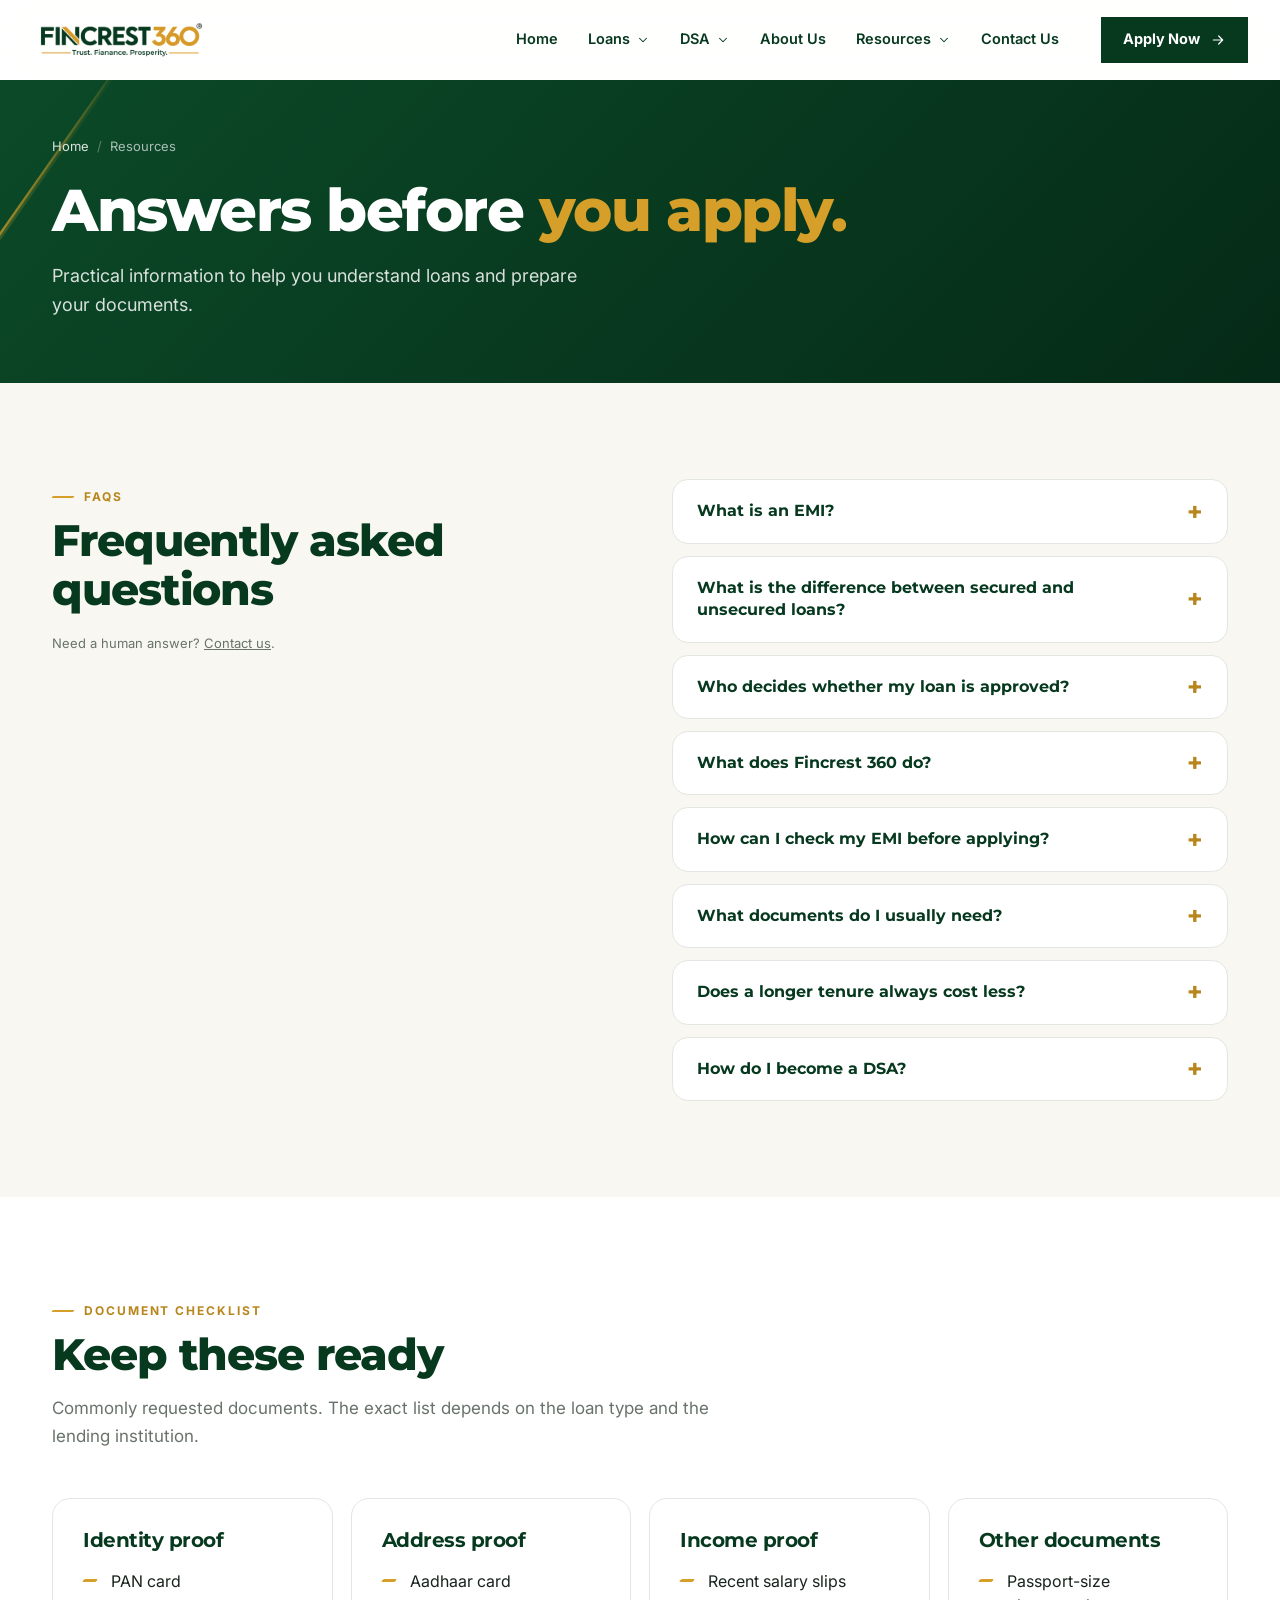
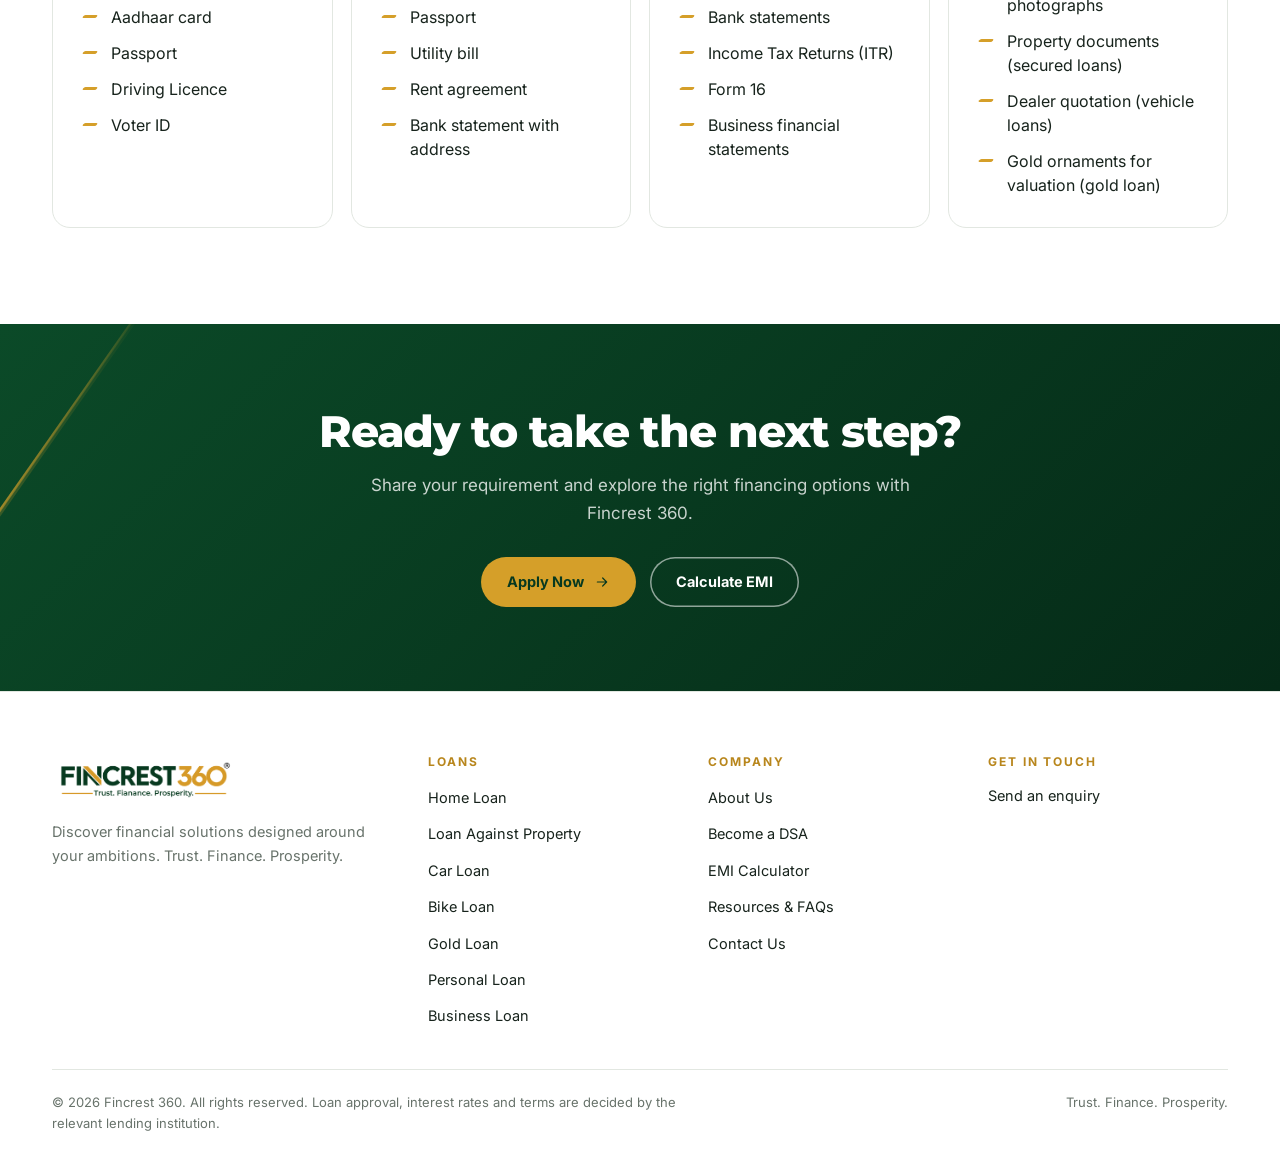
<file: fincrest-html/resources.html>
<!doctype html>
<html lang="en" class="no-js">
<head>
<meta charset="utf-8">
<meta name="viewport" content="width=device-width, initial-scale=1">
<title>Resources, FAQs &amp; Documents | Fincrest 360</title>
<meta name="description" content="Answers to common loan questions and a checklist of documents lenders commonly ask for, from Fincrest 360.">
<meta name="theme-color" content="#07391f">
<meta property="og:type" content="website">
<meta property="og:site_name" content="Fincrest 360">
<meta property="og:title" content="Resources, FAQs &amp; Documents | Fincrest 360">
<meta property="og:description" content="Answers to common loan questions and a checklist of documents lenders commonly ask for, from Fincrest 360.">
<meta property="og:image" content="assets/img/hero-1.jpg">
<link rel="icon" type="image/svg+xml" href="assets/img/favicon.svg">
<link rel="preconnect" href="https://fonts.googleapis.com">
<link rel="preconnect" href="https://fonts.gstatic.com" crossorigin>
<link rel="stylesheet" href="https://fonts.googleapis.com/css2?family=Inter:wght@400;500;600;700&amp;family=Montserrat:wght@600;700;800&amp;display=swap">
<link rel="stylesheet" href="assets/css/base.css">
<link rel="stylesheet" href="assets/css/layout.css">
<link rel="stylesheet" href="assets/css/components.css">
<link rel="stylesheet" href="assets/css/pages.css">
</head>
<body>
<a class="skip-link" href="#main">Skip to content</a>

<header class="site-header" id="site-header">
  <div class="header-bar">
    <a class="brand" href="index.html" aria-label="Fincrest 360 home">
      <img src="assets/img/fincrest360-logo.png" width="171" height="44" alt="Fincrest 360 — Trust. Finance. Prosperity.">
    </a>

    <nav class="main-nav" aria-label="Primary">
      <ul class="nav-list">
        <li class="nav-item"><a class="nav-link" href="index.html">Home</a></li>

        <li class="nav-item" data-menu>
          <button class="nav-link" type="button" aria-expanded="false" aria-controls="menu-loans">Loans <span class="chev"><svg viewBox="0 0 24 24" fill="none" stroke="currentColor" stroke-width="1.8" stroke-width="2.3" stroke-linecap="round" stroke-linejoin="round" aria-hidden="true"><path d="M6 9l6 6 6-6"/></svg></span></button>
          <div class="mega" id="menu-loans">
            <div class="mega-card">
                              <div class="mega-col">
                  <p class="mega-title">Secured Loans</p>
                  <ul class="menu-list">
                    <li><a class="menu-item" href="loans/home-loan.html"><span class="menu-ico"><svg viewBox="0 0 24 24" fill="none" stroke="currentColor" stroke-width="1.8" stroke-linecap="round" stroke-linejoin="round" aria-hidden="true"><path d="M3 11l9-7 9 7"/><path d="M5 10v10h14V10"/><path d="M10 20v-6h4v6"/></svg></span><span class="menu-text"><strong>Home Loan</strong><span>Financing solutions for your home ownership journey.</span></span><span class="menu-arrow"><svg viewBox="0 0 24 24" fill="none" stroke="currentColor" stroke-width="1.8" stroke-width="2.3" stroke-linecap="round" stroke-linejoin="round" aria-hidden="true"><path d="M5 12h14M13 6l6 6-6 6"/></svg></span></a></li><li><a class="menu-item" href="loans/loan-against-property.html"><span class="menu-ico"><svg viewBox="0 0 24 24" fill="none" stroke="currentColor" stroke-width="1.8" stroke-linecap="round" stroke-linejoin="round" aria-hidden="true"><path d="M4 21V8l8-5 8 5v13"/><path d="M9 21v-5h6v5M9 11h.01M15 11h.01"/></svg></span><span class="menu-text"><strong>Loan Against Property</strong><span>Unlock the financial potential of your property.</span></span><span class="menu-arrow"><svg viewBox="0 0 24 24" fill="none" stroke="currentColor" stroke-width="1.8" stroke-width="2.3" stroke-linecap="round" stroke-linejoin="round" aria-hidden="true"><path d="M5 12h14M13 6l6 6-6 6"/></svg></span></a></li><li><a class="menu-item" href="loans/car-loan.html"><span class="menu-ico"><svg viewBox="0 0 24 24" fill="none" stroke="currentColor" stroke-width="1.8" stroke-linecap="round" stroke-linejoin="round" aria-hidden="true"><path d="M3 13l2-6h14l2 6v5h-3v-2H6v2H3z"/><circle cx="7.5" cy="14.5" r="1"/><circle cx="16.5" cy="14.5" r="1"/></svg></span><span class="menu-text"><strong>Car Loan</strong><span>Make your next vehicle purchase easier.</span></span><span class="menu-arrow"><svg viewBox="0 0 24 24" fill="none" stroke="currentColor" stroke-width="1.8" stroke-width="2.3" stroke-linecap="round" stroke-linejoin="round" aria-hidden="true"><path d="M5 12h14M13 6l6 6-6 6"/></svg></span></a></li><li><a class="menu-item" href="loans/bike-loan.html"><span class="menu-ico"><svg viewBox="0 0 24 24" fill="none" stroke="currentColor" stroke-width="1.8" stroke-linecap="round" stroke-linejoin="round" aria-hidden="true"><circle cx="6" cy="16" r="3.5"/><circle cx="18" cy="16" r="3.5"/><path d="M6 16l4-7h5l3 7M10 9L9 6H7M14.5 9L11 16"/></svg></span><span class="menu-text"><strong>Bike Loan</strong><span>Ride home your two-wheeler with simple financing.</span></span><span class="menu-arrow"><svg viewBox="0 0 24 24" fill="none" stroke="currentColor" stroke-width="1.8" stroke-width="2.3" stroke-linecap="round" stroke-linejoin="round" aria-hidden="true"><path d="M5 12h14M13 6l6 6-6 6"/></svg></span></a></li><li><a class="menu-item" href="loans/gold-loan.html"><span class="menu-ico"><svg viewBox="0 0 24 24" fill="none" stroke="currentColor" stroke-width="1.8" stroke-linecap="round" stroke-linejoin="round" aria-hidden="true"><ellipse cx="12" cy="7" rx="7" ry="3"/><path d="M5 7v5c0 1.7 3.1 3 7 3s7-1.3 7-3V7M5 12v5c0 1.7 3.1 3 7 3s7-1.3 7-3v-5"/></svg></span><span class="menu-text"><strong>Gold Loan</strong><span>Quick financial support against your gold.</span></span><span class="menu-arrow"><svg viewBox="0 0 24 24" fill="none" stroke="currentColor" stroke-width="1.8" stroke-width="2.3" stroke-linecap="round" stroke-linejoin="round" aria-hidden="true"><path d="M5 12h14M13 6l6 6-6 6"/></svg></span></a></li>                  </ul>
                </div>
                              <div class="mega-col">
                  <p class="mega-title">Unsecured Loans</p>
                  <ul class="menu-list">
                    <li><a class="menu-item" href="loans/personal-loan.html"><span class="menu-ico"><svg viewBox="0 0 24 24" fill="none" stroke="currentColor" stroke-width="1.8" stroke-linecap="round" stroke-linejoin="round" aria-hidden="true"><circle cx="12" cy="8" r="4"/><path d="M4 20c1-4 4-6 8-6s7 2 8 6"/></svg></span><span class="menu-text"><strong>Personal Loan</strong><span>Financial support for your personal needs.</span></span><span class="menu-arrow"><svg viewBox="0 0 24 24" fill="none" stroke="currentColor" stroke-width="1.8" stroke-width="2.3" stroke-linecap="round" stroke-linejoin="round" aria-hidden="true"><path d="M5 12h14M13 6l6 6-6 6"/></svg></span></a></li><li><a class="menu-item" href="loans/business-loan.html"><span class="menu-ico"><svg viewBox="0 0 24 24" fill="none" stroke="currentColor" stroke-width="1.8" stroke-linecap="round" stroke-linejoin="round" aria-hidden="true"><rect x="3" y="7" width="18" height="13" rx="2"/><path d="M9 7V5a1 1 0 011-1h4a1 1 0 011 1v2M3 13h18"/></svg></span><span class="menu-text"><strong>Business Loan</strong><span>Finance for business growth and expansion.</span></span><span class="menu-arrow"><svg viewBox="0 0 24 24" fill="none" stroke="currentColor" stroke-width="1.8" stroke-width="2.3" stroke-linecap="round" stroke-linejoin="round" aria-hidden="true"><path d="M5 12h14M13 6l6 6-6 6"/></svg></span></a></li>                  </ul>
                </div>
                            <aside class="mega-promo">
                <small>Fincrest 360</small>
                <h3>Not sure which loan fits you?</h3>
                <p>Share your requirement and we will help you explore suitable options.</p>
                <div class="promo-links"><a href="contact.html">Talk to us</a><a href="calculators.html">Calculate EMI</a></div>
              </aside>
            </div>
          </div>
        </li>

        <li class="nav-item nav-item--rel" data-menu>
          <button class="nav-link" type="button" aria-expanded="false" aria-controls="menu-dsa">DSA <span class="chev"><svg viewBox="0 0 24 24" fill="none" stroke="currentColor" stroke-width="1.8" stroke-width="2.3" stroke-linecap="round" stroke-linejoin="round" aria-hidden="true"><path d="M6 9l6 6 6-6"/></svg></span></button>
          <div class="mega mega--simple" id="menu-dsa"><div class="mega-card"><ul class="menu-list">
            <li><a class="menu-item" href="dsa.html"><span class="menu-ico"><svg viewBox="0 0 24 24" fill="none" stroke="currentColor" stroke-width="1.8" stroke-linecap="round" stroke-linejoin="round" aria-hidden="true"><path d="M3 12l4-4 4 2 3-2 4 3 3-1"/><path d="M7 8l-4 4 6 6 2-1 2 1 4-4"/></svg></span><span class="menu-text"><strong>Become a DSA</strong><span>Partner with Fincrest 360 as a Direct Selling Agent.</span></span><span class="menu-arrow"><svg viewBox="0 0 24 24" fill="none" stroke="currentColor" stroke-width="1.8" stroke-width="2.3" stroke-linecap="round" stroke-linejoin="round" aria-hidden="true"><path d="M5 12h14M13 6l6 6-6 6"/></svg></span></a></li><li><a class="menu-item" href="dsa.html#process"><span class="menu-ico"><svg viewBox="0 0 24 24" fill="none" stroke="currentColor" stroke-width="1.8" stroke-linecap="round" stroke-linejoin="round" aria-hidden="true"><path d="M7 3h7l4 4v14H7z"/><path d="M14 3v4h4M10 12h5M10 16h5"/></svg></span><span class="menu-text"><strong>How it works</strong><span>The steps from enquiry to onboarding.</span></span><span class="menu-arrow"><svg viewBox="0 0 24 24" fill="none" stroke="currentColor" stroke-width="1.8" stroke-width="2.3" stroke-linecap="round" stroke-linejoin="round" aria-hidden="true"><path d="M5 12h14M13 6l6 6-6 6"/></svg></span></a></li><li><a class="menu-item" href="dsa.html#enquire"><span class="menu-ico"><svg viewBox="0 0 24 24" fill="none" stroke="currentColor" stroke-width="1.8" stroke-linecap="round" stroke-linejoin="round" aria-hidden="true"><circle cx="12" cy="12" r="9"/><path d="M9.5 9.5a2.5 2.5 0 115 .5c0 1.5-2.5 2-2.5 3.5M12 17h.01"/></svg></span><span class="menu-text"><strong>DSA enquiry</strong><span>Tell us about yourself and we will get in touch.</span></span><span class="menu-arrow"><svg viewBox="0 0 24 24" fill="none" stroke="currentColor" stroke-width="1.8" stroke-width="2.3" stroke-linecap="round" stroke-linejoin="round" aria-hidden="true"><path d="M5 12h14M13 6l6 6-6 6"/></svg></span></a></li>          </ul></div></div>
        </li>

        <li class="nav-item"><a class="nav-link" href="about.html">About Us</a></li>

        <li class="nav-item nav-item--rel" data-menu>
          <button class="nav-link" type="button" aria-expanded="false" aria-controls="menu-res">Resources <span class="chev"><svg viewBox="0 0 24 24" fill="none" stroke="currentColor" stroke-width="1.8" stroke-width="2.3" stroke-linecap="round" stroke-linejoin="round" aria-hidden="true"><path d="M6 9l6 6 6-6"/></svg></span></button>
          <div class="mega mega--simple" id="menu-res"><div class="mega-card"><ul class="menu-list">
            <li><a class="menu-item" href="calculators.html"><span class="menu-ico"><svg viewBox="0 0 24 24" fill="none" stroke="currentColor" stroke-width="1.8" stroke-linecap="round" stroke-linejoin="round" aria-hidden="true"><rect x="5" y="3" width="14" height="18" rx="2"/><path d="M8 7h8M8 12h.01M12 12h.01M16 12h.01M8 16h.01M12 16h.01M16 16h.01"/></svg></span><span class="menu-text"><strong>EMI Calculator</strong><span>Plan your monthly repayments.</span></span><span class="menu-arrow"><svg viewBox="0 0 24 24" fill="none" stroke="currentColor" stroke-width="1.8" stroke-width="2.3" stroke-linecap="round" stroke-linejoin="round" aria-hidden="true"><path d="M5 12h14M13 6l6 6-6 6"/></svg></span></a></li><li><a class="menu-item" href="resources.html#faqs"><span class="menu-ico"><svg viewBox="0 0 24 24" fill="none" stroke="currentColor" stroke-width="1.8" stroke-linecap="round" stroke-linejoin="round" aria-hidden="true"><circle cx="12" cy="12" r="9"/><path d="M9.5 9.5a2.5 2.5 0 115 .5c0 1.5-2.5 2-2.5 3.5M12 17h.01"/></svg></span><span class="menu-text"><strong>FAQs</strong><span>Answers to common loan questions.</span></span><span class="menu-arrow"><svg viewBox="0 0 24 24" fill="none" stroke="currentColor" stroke-width="1.8" stroke-width="2.3" stroke-linecap="round" stroke-linejoin="round" aria-hidden="true"><path d="M5 12h14M13 6l6 6-6 6"/></svg></span></a></li><li><a class="menu-item" href="resources.html#documents"><span class="menu-ico"><svg viewBox="0 0 24 24" fill="none" stroke="currentColor" stroke-width="1.8" stroke-linecap="round" stroke-linejoin="round" aria-hidden="true"><path d="M7 3h7l4 4v14H7z"/><path d="M14 3v4h4M10 12h5M10 16h5"/></svg></span><span class="menu-text"><strong>Document checklist</strong><span>What lenders commonly ask for.</span></span><span class="menu-arrow"><svg viewBox="0 0 24 24" fill="none" stroke="currentColor" stroke-width="1.8" stroke-width="2.3" stroke-linecap="round" stroke-linejoin="round" aria-hidden="true"><path d="M5 12h14M13 6l6 6-6 6"/></svg></span></a></li>          </ul></div></div>
        </li>

        <li class="nav-item"><a class="nav-link" href="contact.html">Contact Us</a></li>
      </ul>
    </nav>

    <a class="btn header-cta bla" href="contact.html#enquire">Apply Now <svg viewBox="0 0 24 24" fill="none" stroke="currentColor" stroke-width="1.8" stroke-width="2.3" stroke-linecap="round" stroke-linejoin="round" aria-hidden="true"><path d="M5 12h14M13 6l6 6-6 6"/></svg></a>
    <button class="burger" type="button" aria-label="Open menu" aria-expanded="false" aria-controls="mobile-menu"><span></span></button>
  </div>
</header>

<div class="mobile-menu" id="mobile-menu">
  <div class="m-item"><a class="m-link" href="index.html">Home</a></div>
  <div class="m-item">
    <button class="m-link" type="button" aria-expanded="false">Loans <span class="chev"><svg viewBox="0 0 24 24" fill="none" stroke="currentColor" stroke-width="1.8" stroke-width="2.3" stroke-linecap="round" stroke-linejoin="round" aria-hidden="true"><path d="M6 9l6 6 6-6"/></svg></span></button>
    <div class="m-sub"><div>
              <p class="m-group">Secured Loans</p>
        <ul class="menu-list"><li><a class="menu-item" href="loans/home-loan.html"><span class="menu-ico"><svg viewBox="0 0 24 24" fill="none" stroke="currentColor" stroke-width="1.8" stroke-linecap="round" stroke-linejoin="round" aria-hidden="true"><path d="M3 11l9-7 9 7"/><path d="M5 10v10h14V10"/><path d="M10 20v-6h4v6"/></svg></span><span class="menu-text"><strong>Home Loan</strong><span>Financing solutions for your home ownership journey.</span></span><span class="menu-arrow"><svg viewBox="0 0 24 24" fill="none" stroke="currentColor" stroke-width="1.8" stroke-width="2.3" stroke-linecap="round" stroke-linejoin="round" aria-hidden="true"><path d="M5 12h14M13 6l6 6-6 6"/></svg></span></a></li><li><a class="menu-item" href="loans/loan-against-property.html"><span class="menu-ico"><svg viewBox="0 0 24 24" fill="none" stroke="currentColor" stroke-width="1.8" stroke-linecap="round" stroke-linejoin="round" aria-hidden="true"><path d="M4 21V8l8-5 8 5v13"/><path d="M9 21v-5h6v5M9 11h.01M15 11h.01"/></svg></span><span class="menu-text"><strong>Loan Against Property</strong><span>Unlock the financial potential of your property.</span></span><span class="menu-arrow"><svg viewBox="0 0 24 24" fill="none" stroke="currentColor" stroke-width="1.8" stroke-width="2.3" stroke-linecap="round" stroke-linejoin="round" aria-hidden="true"><path d="M5 12h14M13 6l6 6-6 6"/></svg></span></a></li><li><a class="menu-item" href="loans/car-loan.html"><span class="menu-ico"><svg viewBox="0 0 24 24" fill="none" stroke="currentColor" stroke-width="1.8" stroke-linecap="round" stroke-linejoin="round" aria-hidden="true"><path d="M3 13l2-6h14l2 6v5h-3v-2H6v2H3z"/><circle cx="7.5" cy="14.5" r="1"/><circle cx="16.5" cy="14.5" r="1"/></svg></span><span class="menu-text"><strong>Car Loan</strong><span>Make your next vehicle purchase easier.</span></span><span class="menu-arrow"><svg viewBox="0 0 24 24" fill="none" stroke="currentColor" stroke-width="1.8" stroke-width="2.3" stroke-linecap="round" stroke-linejoin="round" aria-hidden="true"><path d="M5 12h14M13 6l6 6-6 6"/></svg></span></a></li><li><a class="menu-item" href="loans/bike-loan.html"><span class="menu-ico"><svg viewBox="0 0 24 24" fill="none" stroke="currentColor" stroke-width="1.8" stroke-linecap="round" stroke-linejoin="round" aria-hidden="true"><circle cx="6" cy="16" r="3.5"/><circle cx="18" cy="16" r="3.5"/><path d="M6 16l4-7h5l3 7M10 9L9 6H7M14.5 9L11 16"/></svg></span><span class="menu-text"><strong>Bike Loan</strong><span>Ride home your two-wheeler with simple financing.</span></span><span class="menu-arrow"><svg viewBox="0 0 24 24" fill="none" stroke="currentColor" stroke-width="1.8" stroke-width="2.3" stroke-linecap="round" stroke-linejoin="round" aria-hidden="true"><path d="M5 12h14M13 6l6 6-6 6"/></svg></span></a></li><li><a class="menu-item" href="loans/gold-loan.html"><span class="menu-ico"><svg viewBox="0 0 24 24" fill="none" stroke="currentColor" stroke-width="1.8" stroke-linecap="round" stroke-linejoin="round" aria-hidden="true"><ellipse cx="12" cy="7" rx="7" ry="3"/><path d="M5 7v5c0 1.7 3.1 3 7 3s7-1.3 7-3V7M5 12v5c0 1.7 3.1 3 7 3s7-1.3 7-3v-5"/></svg></span><span class="menu-text"><strong>Gold Loan</strong><span>Quick financial support against your gold.</span></span><span class="menu-arrow"><svg viewBox="0 0 24 24" fill="none" stroke="currentColor" stroke-width="1.8" stroke-width="2.3" stroke-linecap="round" stroke-linejoin="round" aria-hidden="true"><path d="M5 12h14M13 6l6 6-6 6"/></svg></span></a></li></ul>
              <p class="m-group">Unsecured Loans</p>
        <ul class="menu-list"><li><a class="menu-item" href="loans/personal-loan.html"><span class="menu-ico"><svg viewBox="0 0 24 24" fill="none" stroke="currentColor" stroke-width="1.8" stroke-linecap="round" stroke-linejoin="round" aria-hidden="true"><circle cx="12" cy="8" r="4"/><path d="M4 20c1-4 4-6 8-6s7 2 8 6"/></svg></span><span class="menu-text"><strong>Personal Loan</strong><span>Financial support for your personal needs.</span></span><span class="menu-arrow"><svg viewBox="0 0 24 24" fill="none" stroke="currentColor" stroke-width="1.8" stroke-width="2.3" stroke-linecap="round" stroke-linejoin="round" aria-hidden="true"><path d="M5 12h14M13 6l6 6-6 6"/></svg></span></a></li><li><a class="menu-item" href="loans/business-loan.html"><span class="menu-ico"><svg viewBox="0 0 24 24" fill="none" stroke="currentColor" stroke-width="1.8" stroke-linecap="round" stroke-linejoin="round" aria-hidden="true"><rect x="3" y="7" width="18" height="13" rx="2"/><path d="M9 7V5a1 1 0 011-1h4a1 1 0 011 1v2M3 13h18"/></svg></span><span class="menu-text"><strong>Business Loan</strong><span>Finance for business growth and expansion.</span></span><span class="menu-arrow"><svg viewBox="0 0 24 24" fill="none" stroke="currentColor" stroke-width="1.8" stroke-width="2.3" stroke-linecap="round" stroke-linejoin="round" aria-hidden="true"><path d="M5 12h14M13 6l6 6-6 6"/></svg></span></a></li></ul>
          </div></div>
  </div>
  <div class="m-item">
    <button class="m-link" type="button" aria-expanded="false">DSA <span class="chev"><svg viewBox="0 0 24 24" fill="none" stroke="currentColor" stroke-width="1.8" stroke-width="2.3" stroke-linecap="round" stroke-linejoin="round" aria-hidden="true"><path d="M6 9l6 6 6-6"/></svg></span></button>
    <div class="m-sub"><div><ul class="menu-list"><li><a class="menu-item" href="dsa.html"><span class="menu-ico"><svg viewBox="0 0 24 24" fill="none" stroke="currentColor" stroke-width="1.8" stroke-linecap="round" stroke-linejoin="round" aria-hidden="true"><path d="M3 12l4-4 4 2 3-2 4 3 3-1"/><path d="M7 8l-4 4 6 6 2-1 2 1 4-4"/></svg></span><span class="menu-text"><strong>Become a DSA</strong><span>Partner with Fincrest 360 as a Direct Selling Agent.</span></span><span class="menu-arrow"><svg viewBox="0 0 24 24" fill="none" stroke="currentColor" stroke-width="1.8" stroke-width="2.3" stroke-linecap="round" stroke-linejoin="round" aria-hidden="true"><path d="M5 12h14M13 6l6 6-6 6"/></svg></span></a></li><li><a class="menu-item" href="dsa.html#process"><span class="menu-ico"><svg viewBox="0 0 24 24" fill="none" stroke="currentColor" stroke-width="1.8" stroke-linecap="round" stroke-linejoin="round" aria-hidden="true"><path d="M7 3h7l4 4v14H7z"/><path d="M14 3v4h4M10 12h5M10 16h5"/></svg></span><span class="menu-text"><strong>How it works</strong><span>The steps from enquiry to onboarding.</span></span><span class="menu-arrow"><svg viewBox="0 0 24 24" fill="none" stroke="currentColor" stroke-width="1.8" stroke-width="2.3" stroke-linecap="round" stroke-linejoin="round" aria-hidden="true"><path d="M5 12h14M13 6l6 6-6 6"/></svg></span></a></li><li><a class="menu-item" href="dsa.html#enquire"><span class="menu-ico"><svg viewBox="0 0 24 24" fill="none" stroke="currentColor" stroke-width="1.8" stroke-linecap="round" stroke-linejoin="round" aria-hidden="true"><circle cx="12" cy="12" r="9"/><path d="M9.5 9.5a2.5 2.5 0 115 .5c0 1.5-2.5 2-2.5 3.5M12 17h.01"/></svg></span><span class="menu-text"><strong>DSA enquiry</strong><span>Tell us about yourself and we will get in touch.</span></span><span class="menu-arrow"><svg viewBox="0 0 24 24" fill="none" stroke="currentColor" stroke-width="1.8" stroke-width="2.3" stroke-linecap="round" stroke-linejoin="round" aria-hidden="true"><path d="M5 12h14M13 6l6 6-6 6"/></svg></span></a></li></ul></div></div>
  </div>
  <div class="m-item"><a class="m-link" href="about.html">About Us</a></div>
  <div class="m-item">
    <button class="m-link" type="button" aria-expanded="false">Resources <span class="chev"><svg viewBox="0 0 24 24" fill="none" stroke="currentColor" stroke-width="1.8" stroke-width="2.3" stroke-linecap="round" stroke-linejoin="round" aria-hidden="true"><path d="M6 9l6 6 6-6"/></svg></span></button>
    <div class="m-sub"><div><ul class="menu-list"><li><a class="menu-item" href="calculators.html"><span class="menu-ico"><svg viewBox="0 0 24 24" fill="none" stroke="currentColor" stroke-width="1.8" stroke-linecap="round" stroke-linejoin="round" aria-hidden="true"><rect x="5" y="3" width="14" height="18" rx="2"/><path d="M8 7h8M8 12h.01M12 12h.01M16 12h.01M8 16h.01M12 16h.01M16 16h.01"/></svg></span><span class="menu-text"><strong>EMI Calculator</strong><span>Plan your monthly repayments.</span></span><span class="menu-arrow"><svg viewBox="0 0 24 24" fill="none" stroke="currentColor" stroke-width="1.8" stroke-width="2.3" stroke-linecap="round" stroke-linejoin="round" aria-hidden="true"><path d="M5 12h14M13 6l6 6-6 6"/></svg></span></a></li><li><a class="menu-item" href="resources.html#faqs"><span class="menu-ico"><svg viewBox="0 0 24 24" fill="none" stroke="currentColor" stroke-width="1.8" stroke-linecap="round" stroke-linejoin="round" aria-hidden="true"><circle cx="12" cy="12" r="9"/><path d="M9.5 9.5a2.5 2.5 0 115 .5c0 1.5-2.5 2-2.5 3.5M12 17h.01"/></svg></span><span class="menu-text"><strong>FAQs</strong><span>Answers to common loan questions.</span></span><span class="menu-arrow"><svg viewBox="0 0 24 24" fill="none" stroke="currentColor" stroke-width="1.8" stroke-width="2.3" stroke-linecap="round" stroke-linejoin="round" aria-hidden="true"><path d="M5 12h14M13 6l6 6-6 6"/></svg></span></a></li><li><a class="menu-item" href="resources.html#documents"><span class="menu-ico"><svg viewBox="0 0 24 24" fill="none" stroke="currentColor" stroke-width="1.8" stroke-linecap="round" stroke-linejoin="round" aria-hidden="true"><path d="M7 3h7l4 4v14H7z"/><path d="M14 3v4h4M10 12h5M10 16h5"/></svg></span><span class="menu-text"><strong>Document checklist</strong><span>What lenders commonly ask for.</span></span><span class="menu-arrow"><svg viewBox="0 0 24 24" fill="none" stroke="currentColor" stroke-width="1.8" stroke-width="2.3" stroke-linecap="round" stroke-linejoin="round" aria-hidden="true"><path d="M5 12h14M13 6l6 6-6 6"/></svg></span></a></li></ul></div></div>
  </div>
  <div class="m-item"><a class="m-link" href="contact.html">Contact Us</a></div>
  <a class="btn btn--block m-cta" href="contact.html#enquire">Apply Now <svg viewBox="0 0 24 24" fill="none" stroke="currentColor" stroke-width="1.8" stroke-width="2.3" stroke-linecap="round" stroke-linejoin="round" aria-hidden="true"><path d="M5 12h14M13 6l6 6-6 6"/></svg></a>
</div>

<main id="main">

<!-- ============================================================================== -->
<!-- SECTION 1: HERO BANNER & BREADCRUMBS                                          -->
<!-- ============================================================================== -->
<section class="page-hero page-hero--simple">
  <div class="hero-lines" aria-hidden="true"><i></i><i></i><i></i></div>
  <div class="container">
    <ol class="breadcrumb">
      <li><a href="index.html">Home</a></li>
      <li aria-current="page">Resources</li>
    </ol>
    <h1>Answers before <em>you apply.</em></h1>
    <p class="page-lead">Practical information to help you understand loans and prepare your documents.</p>
  </div>
</section>

<!-- ============================================================================== -->
<!-- SECTION 2: FREQUENTLY ASKED QUESTIONS (Accordion)                             -->
<!-- Data source: $faqs array defined above                                        -->
<!-- ============================================================================== -->
<section class="section" id="faqs">
  <div class="container split split--top">
    <!-- Left: Section Title & Direct Contact Link -->
    <div class="reveal">
      <span class="eyebrow">FAQs</span>
      <h2>Frequently asked questions</h2>
      <p class="note">Need a human answer? <a href="contact.html#enquire">Contact us</a>.</p>
    </div>
    <!-- Right: FAQ Accordion Details -->
    <div class="faq reveal">
              <details>
          <summary>What is an EMI?</summary>
          <p>EMI stands for Equated Monthly Instalment: the fixed amount you pay every month towards your loan, covering part of the principal and the interest.</p>
        </details>
              <details>
          <summary>What is the difference between secured and unsecured loans?</summary>
          <p>A secured loan, such as a home loan, car loan, gold loan or loan against property, is backed by an asset. An unsecured loan, such as a personal loan, does not need you to pledge an asset.</p>
        </details>
              <details>
          <summary>Who decides whether my loan is approved?</summary>
          <p>The relevant lending institution decides approval, interest rate, tenure and charges based on its own policies and your profile.</p>
        </details>
              <details>
          <summary>What does Fincrest 360 do?</summary>
          <p>We help you explore loan options, understand the process and continue with the relevant lending institution.</p>
        </details>
              <details>
          <summary>How can I check my EMI before applying?</summary>
          <p>Use the EMI calculator. It uses the standard reducing-balance formula to show an illustrative EMI, total interest and total repayment.</p>
        </details>
              <details>
          <summary>What documents do I usually need?</summary>
          <p>Identity proof, address proof, income proof or bank statements and photographs are commonly requested. See the checklist below.</p>
        </details>
              <details>
          <summary>Does a longer tenure always cost less?</summary>
          <p>A longer tenure lowers each EMI but usually increases the total interest paid over the loan.</p>
        </details>
              <details>
          <summary>How do I become a DSA?</summary>
          <p>Visit the DSA page and fill in the enquiry form. Our team will get in touch with the next steps.</p>
        </details>
          </div>
  </div>
</section>

<!-- ============================================================================== -->
<!-- SECTION 3: DOCUMENT CHECKLIST                                                 -->
<!-- Data source: $docs array defined above                                        -->
<!-- ============================================================================== -->
<section class="section section--white" id="documents">
  <div class="container">
    <div class="section-head reveal">
      <span class="eyebrow">Document checklist</span>
      <h2>Keep these ready</h2>
      <p>Commonly requested documents. The exact list depends on the loan type and the lending institution.</p>
    </div>
    <div class="feature-grid values">
              <div class="panel reveal">
          <h3>Identity proof</h3>
          <ul class="check-list">
                          <li>PAN card</li>
                          <li>Aadhaar card</li>
                          <li>Passport</li>
                          <li>Driving Licence</li>
                          <li>Voter ID</li>
                      </ul>
        </div>
              <div class="panel reveal">
          <h3>Address proof</h3>
          <ul class="check-list">
                          <li>Aadhaar card</li>
                          <li>Passport</li>
                          <li>Utility bill</li>
                          <li>Rent agreement</li>
                          <li>Bank statement with address</li>
                      </ul>
        </div>
              <div class="panel reveal">
          <h3>Income proof</h3>
          <ul class="check-list">
                          <li>Recent salary slips</li>
                          <li>Bank statements</li>
                          <li>Income Tax Returns (ITR)</li>
                          <li>Form 16</li>
                          <li>Business financial statements</li>
                      </ul>
        </div>
              <div class="panel reveal">
          <h3>Other documents</h3>
          <ul class="check-list">
                          <li>Passport-size photographs</li>
                          <li>Property documents (secured loans)</li>
                          <li>Dealer quotation (vehicle loans)</li>
                          <li>Gold ornaments for valuation (gold loan)</li>
                      </ul>
        </div>
          </div>
  </div>
</section>

<!-- ============================================================================== -->
<!-- SITE FOOTER                                                                    -->
<!-- ============================================================================== -->
</main>

<section class="cta-band">
  <div class="hero-lines" aria-hidden="true"><i></i><i></i><i></i></div>
  <div class="container reveal">
    <h2>Ready to take the next step?</h2>
    <p>Share your requirement and explore the right financing options with Fincrest 360.</p>
    <div class="actions">
      <a class="btn btn--gold" href="contact.html#enquire">Apply Now <svg viewBox="0 0 24 24" fill="none" stroke="currentColor" stroke-width="1.8" stroke-width="2.3" stroke-linecap="round" stroke-linejoin="round" aria-hidden="true"><path d="M5 12h14M13 6l6 6-6 6"/></svg></a>
      <a class="btn btn--ghost" href="calculators.html">Calculate EMI</a>
    </div>
  </div>
</section>

<footer class="site-footer">
  <div class="container">
    <div class="footer-grid">
      <div class="footer-brand">
        <img src="assets/img/fincrest360-logo.png" width="171" height="44" alt="Fincrest 360">
        <p>Discover financial solutions designed around your ambitions. Trust. Finance. Prosperity.</p>
      </div>
      <div class="footer-col">
        <h3>Loans</h3>
        <ul><li><a href="loans/home-loan.html">Home Loan</a></li><li><a href="loans/loan-against-property.html">Loan Against Property</a></li><li><a href="loans/car-loan.html">Car Loan</a></li><li><a href="loans/bike-loan.html">Bike Loan</a></li><li><a href="loans/gold-loan.html">Gold Loan</a></li><li><a href="loans/personal-loan.html">Personal Loan</a></li><li><a href="loans/business-loan.html">Business Loan</a></li></ul>
      </div>
      <div class="footer-col">
        <h3>Company</h3>
        <ul>
          <li><a href="about.html">About Us</a></li>
          <li><a href="dsa.html">Become a DSA</a></li>
          <li><a href="calculators.html">EMI Calculator</a></li>
          <li><a href="resources.html">Resources &amp; FAQs</a></li>
          <li><a href="contact.html">Contact Us</a></li>
        </ul>
      </div>
      <div class="footer-col footer-contact">
        <h3>Get in touch</h3>
        <ul>
                                        <li><a href="contact.html#enquire">Send an enquiry</a></li>
        </ul>
      </div>
    </div>
    <div class="footer-bottom">
      <p>&copy; 2026 Fincrest 360. All rights reserved. Loan approval, interest rates and terms are decided by the relevant lending institution.</p>
      <p>Trust. Finance. Prosperity.</p>
    </div>
  </div>
</footer>

<script src="assets/js/nav.js" defer></script>
<script src="assets/js/ui.js" defer></script>
</body>
</html>
</file>
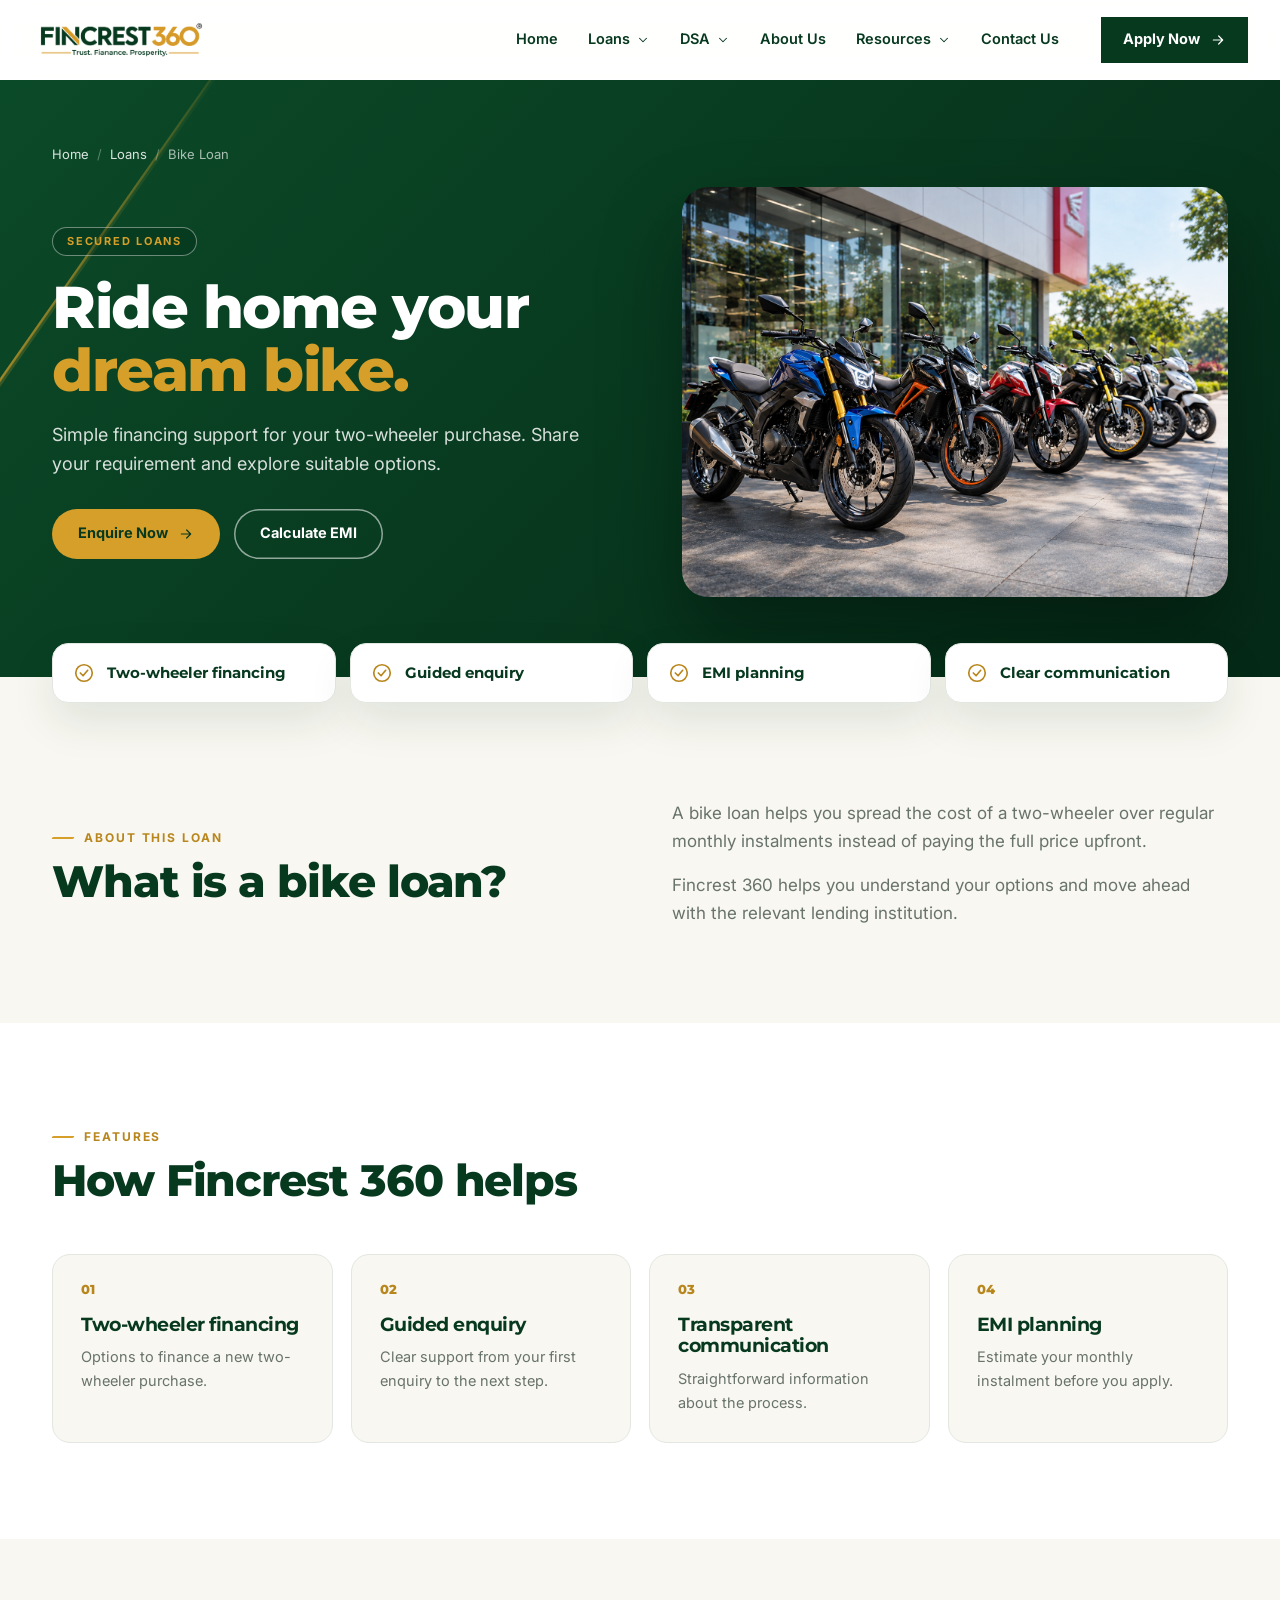
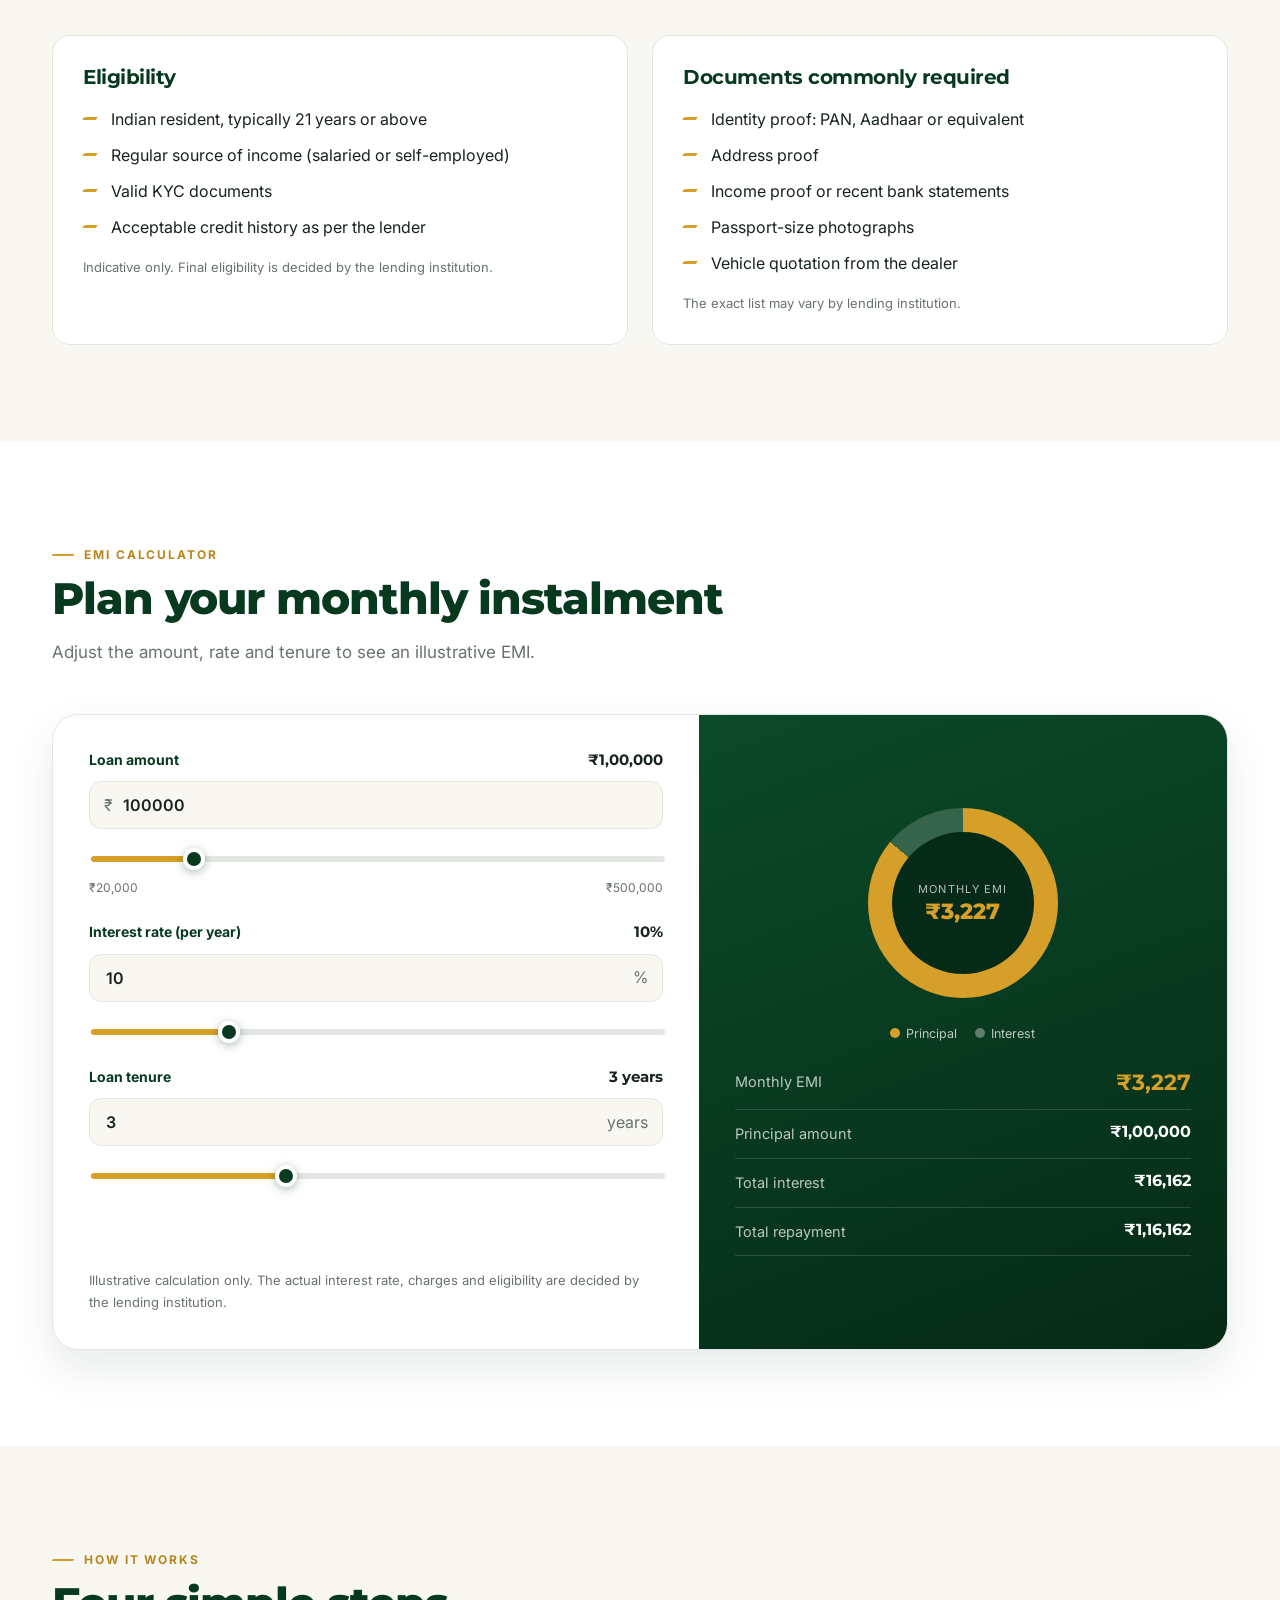
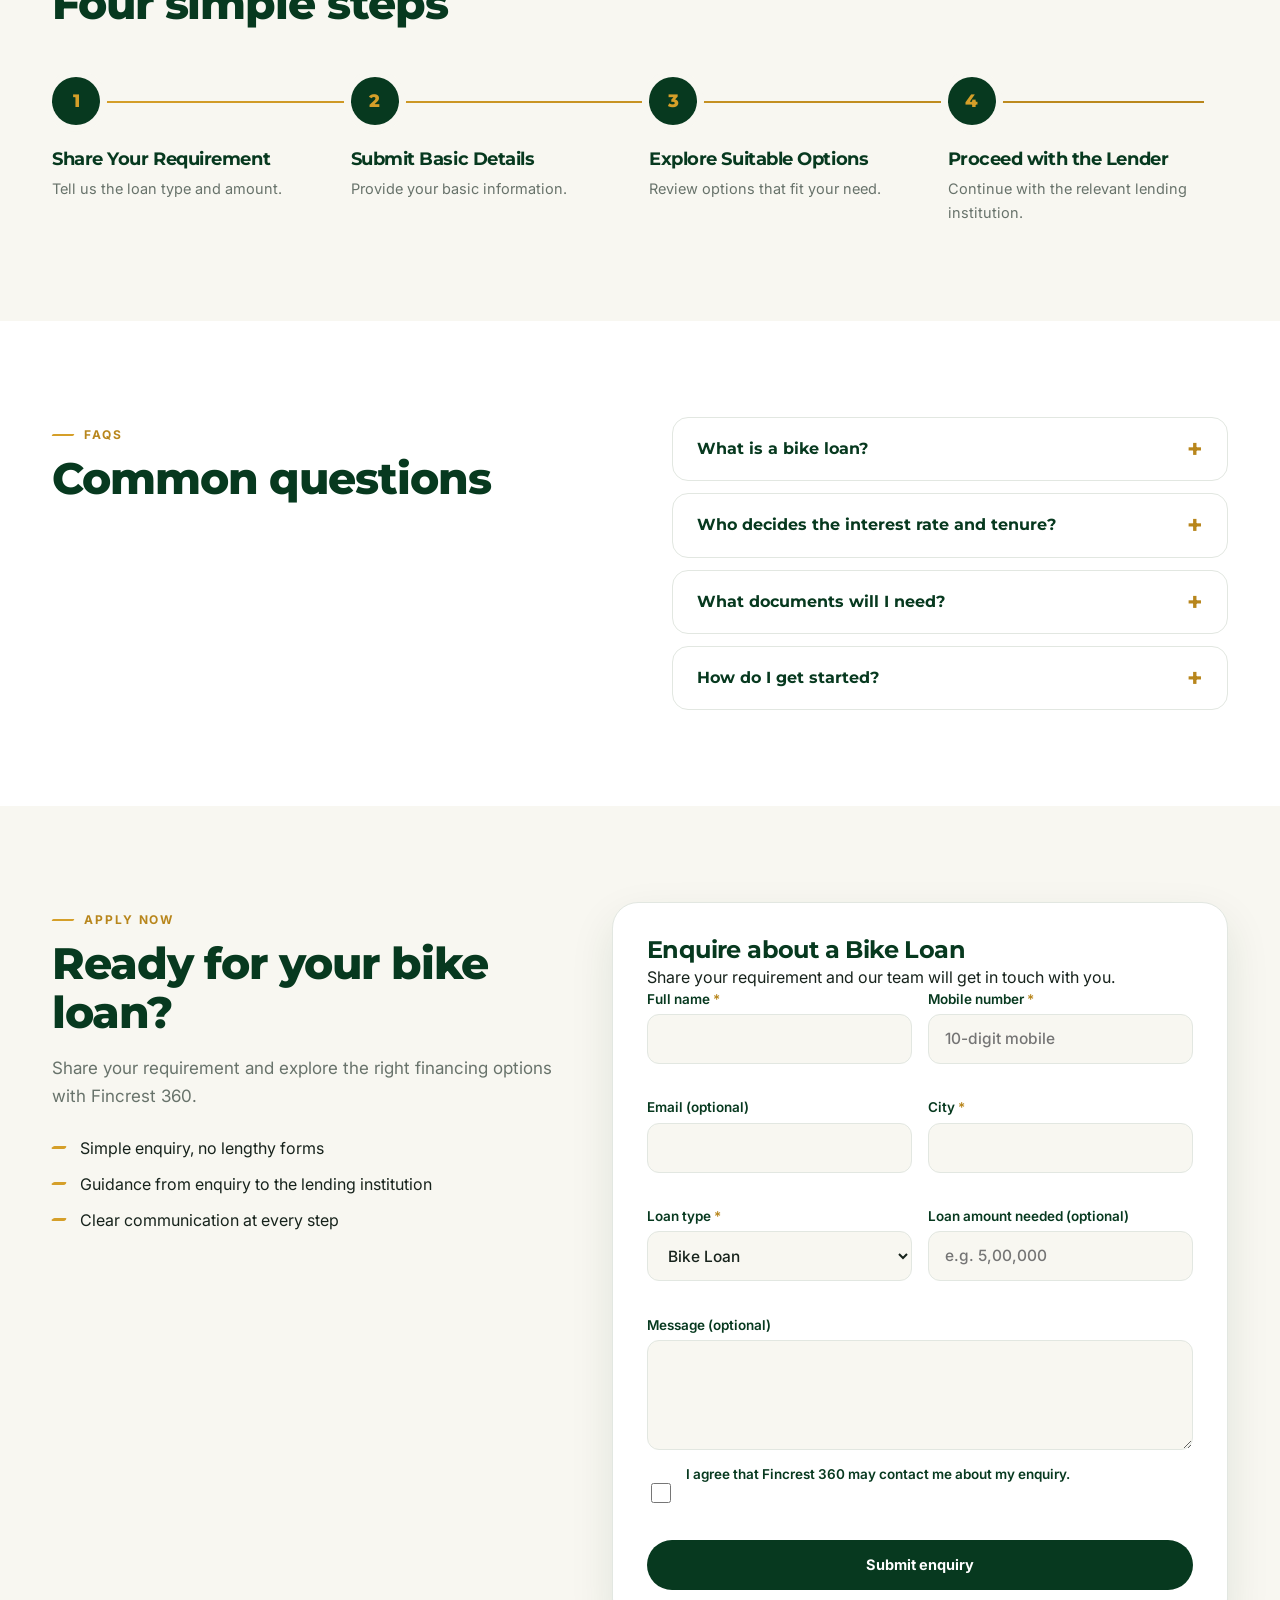
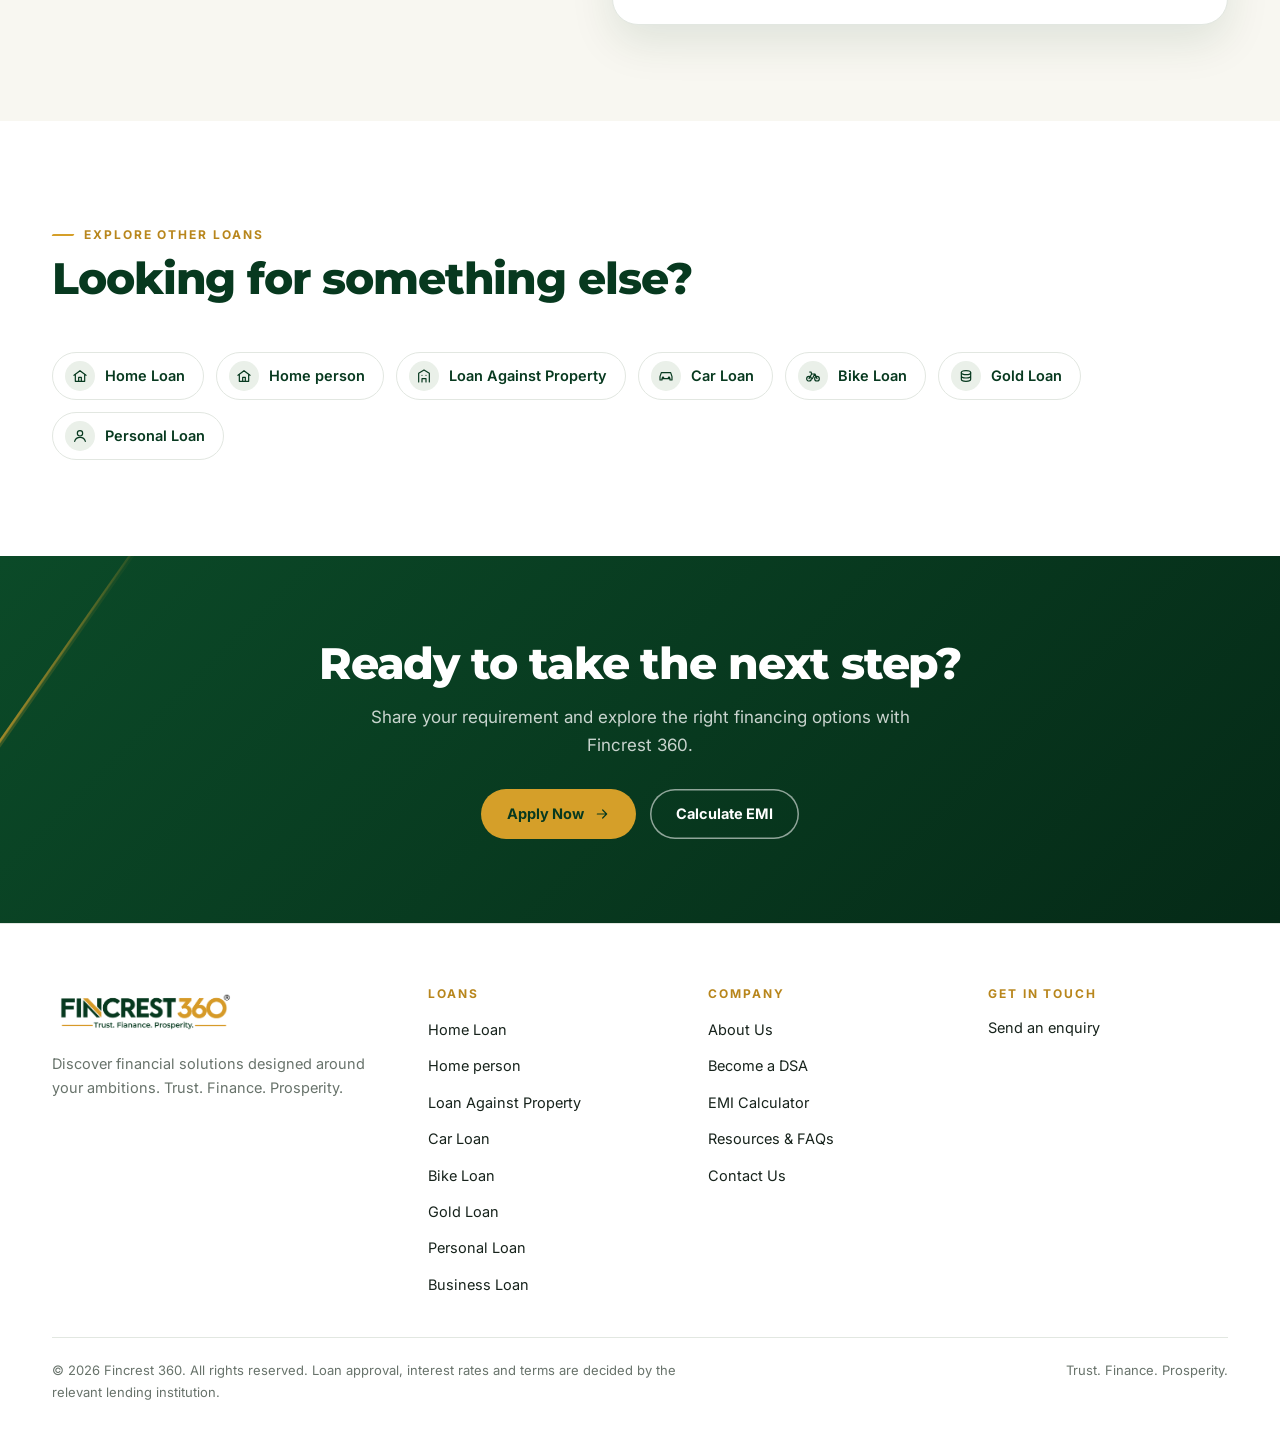
<file: fincrest-html/loans/bike-loan.html>
<!doctype html>
<html lang="en" class="no-js">
<head>
<meta charset="utf-8">
<meta name="viewport" content="width=device-width, initial-scale=1">
<title>Bike Loan | Fincrest 360</title>
<meta name="description" content="Simple financing support for your two-wheeler purchase. Share your requirement and explore suitable options. Explore bike loan options with Fincrest 360.">
<meta name="theme-color" content="#07391f">
<meta property="og:type" content="website">
<meta property="og:site_name" content="Fincrest 360">
<meta property="og:title" content="Bike Loan | Fincrest 360">
<meta property="og:description" content="Simple financing support for your two-wheeler purchase. Share your requirement and explore suitable options. Explore bike loan options with Fincrest 360.">
<meta property="og:image" content="../assets/img/hero-1.jpg">
<link rel="icon" type="image/svg+xml" href="../assets/img/favicon.svg">
<link rel="preconnect" href="https://fonts.googleapis.com">
<link rel="preconnect" href="https://fonts.gstatic.com" crossorigin>
<link rel="stylesheet" href="https://fonts.googleapis.com/css2?family=Inter:wght@400;500;600;700&amp;family=Montserrat:wght@600;700;800&amp;display=swap">
<link rel="stylesheet" href="../assets/css/base.css">
<link rel="stylesheet" href="../assets/css/layout.css">
<link rel="stylesheet" href="../assets/css/components.css">
<link rel="stylesheet" href="../assets/css/pages.css">
</head>
<body>
<a class="skip-link" href="#main">Skip to content</a>

<header class="site-header" id="site-header">
  <div class="header-bar">
    <a class="brand" href="../index.html" aria-label="Fincrest 360 home">
      <img src="../assets/img/fincrest360-logo.png" width="171" height="44" alt="Fincrest 360 — Trust. Finance. Prosperity.">
    </a>

    <nav class="main-nav" aria-label="Primary">
      <ul class="nav-list">
        <li class="nav-item"><a class="nav-link" href="../index.html">Home</a></li>

        <li class="nav-item" data-menu>
          <button class="nav-link" type="button" aria-expanded="false" aria-controls="menu-loans">Loans <span class="chev"><svg viewBox="0 0 24 24" fill="none" stroke="currentColor" stroke-width="1.8" stroke-width="2.3" stroke-linecap="round" stroke-linejoin="round" aria-hidden="true"><path d="M6 9l6 6 6-6"/></svg></span></button>
          <div class="mega" id="menu-loans">
            <div class="mega-card">
                              <div class="mega-col">
                  <p class="mega-title">Secured Loans</p>
                  <ul class="menu-list">
                    <li><a class="menu-item" href="../loans/home-loan.html"><span class="menu-ico"><svg viewBox="0 0 24 24" fill="none" stroke="currentColor" stroke-width="1.8" stroke-linecap="round" stroke-linejoin="round" aria-hidden="true"><path d="M3 11l9-7 9 7"/><path d="M5 10v10h14V10"/><path d="M10 20v-6h4v6"/></svg></span><span class="menu-text"><strong>Home Loan</strong><span>Financing solutions for your home ownership journey.</span></span><span class="menu-arrow"><svg viewBox="0 0 24 24" fill="none" stroke="currentColor" stroke-width="1.8" stroke-width="2.3" stroke-linecap="round" stroke-linejoin="round" aria-hidden="true"><path d="M5 12h14M13 6l6 6-6 6"/></svg></span></a></li><li><a class="menu-item" href="../loans/home-loan.html"><span class="menu-ico"><svg viewBox="0 0 24 24" fill="none" stroke="currentColor" stroke-width="1.8" stroke-linecap="round" stroke-linejoin="round" aria-hidden="true"><path d="M3 11l9-7 9 7"/><path d="M5 10v10h14V10"/><path d="M10 20v-6h4v6"/></svg></span><span class="menu-text"><strong>Home person</strong><span>Financing solutions for your home ownership journey.</span></span><span class="menu-arrow"><svg viewBox="0 0 24 24" fill="none" stroke="currentColor" stroke-width="1.8" stroke-width="2.3" stroke-linecap="round" stroke-linejoin="round" aria-hidden="true"><path d="M5 12h14M13 6l6 6-6 6"/></svg></span></a></li><li><a class="menu-item" href="../loans/loan-against-property.html"><span class="menu-ico"><svg viewBox="0 0 24 24" fill="none" stroke="currentColor" stroke-width="1.8" stroke-linecap="round" stroke-linejoin="round" aria-hidden="true"><path d="M4 21V8l8-5 8 5v13"/><path d="M9 21v-5h6v5M9 11h.01M15 11h.01"/></svg></span><span class="menu-text"><strong>Loan Against Property</strong><span>Unlock the financial potential of your property.</span></span><span class="menu-arrow"><svg viewBox="0 0 24 24" fill="none" stroke="currentColor" stroke-width="1.8" stroke-width="2.3" stroke-linecap="round" stroke-linejoin="round" aria-hidden="true"><path d="M5 12h14M13 6l6 6-6 6"/></svg></span></a></li><li><a class="menu-item" href="../loans/car-loan.html"><span class="menu-ico"><svg viewBox="0 0 24 24" fill="none" stroke="currentColor" stroke-width="1.8" stroke-linecap="round" stroke-linejoin="round" aria-hidden="true"><path d="M3 13l2-6h14l2 6v5h-3v-2H6v2H3z"/><circle cx="7.5" cy="14.5" r="1"/><circle cx="16.5" cy="14.5" r="1"/></svg></span><span class="menu-text"><strong>Car Loan</strong><span>Make your next vehicle purchase easier.</span></span><span class="menu-arrow"><svg viewBox="0 0 24 24" fill="none" stroke="currentColor" stroke-width="1.8" stroke-width="2.3" stroke-linecap="round" stroke-linejoin="round" aria-hidden="true"><path d="M5 12h14M13 6l6 6-6 6"/></svg></span></a></li><li><a class="menu-item" href="../loans/bike-loan.html"><span class="menu-ico"><svg viewBox="0 0 24 24" fill="none" stroke="currentColor" stroke-width="1.8" stroke-linecap="round" stroke-linejoin="round" aria-hidden="true"><circle cx="6" cy="16" r="3.5"/><circle cx="18" cy="16" r="3.5"/><path d="M6 16l4-7h5l3 7M10 9L9 6H7M14.5 9L11 16"/></svg></span><span class="menu-text"><strong>Bike Loan</strong><span>Ride home your two-wheeler with simple financing.</span></span><span class="menu-arrow"><svg viewBox="0 0 24 24" fill="none" stroke="currentColor" stroke-width="1.8" stroke-width="2.3" stroke-linecap="round" stroke-linejoin="round" aria-hidden="true"><path d="M5 12h14M13 6l6 6-6 6"/></svg></span></a></li><li><a class="menu-item" href="../loans/gold-loan.html"><span class="menu-ico"><svg viewBox="0 0 24 24" fill="none" stroke="currentColor" stroke-width="1.8" stroke-linecap="round" stroke-linejoin="round" aria-hidden="true"><ellipse cx="12" cy="7" rx="7" ry="3"/><path d="M5 7v5c0 1.7 3.1 3 7 3s7-1.3 7-3V7M5 12v5c0 1.7 3.1 3 7 3s7-1.3 7-3v-5"/></svg></span><span class="menu-text"><strong>Gold Loan</strong><span>Quick financial support against your gold.</span></span><span class="menu-arrow"><svg viewBox="0 0 24 24" fill="none" stroke="currentColor" stroke-width="1.8" stroke-width="2.3" stroke-linecap="round" stroke-linejoin="round" aria-hidden="true"><path d="M5 12h14M13 6l6 6-6 6"/></svg></span></a></li>                  </ul>
                </div>
                              <div class="mega-col">
                  <p class="mega-title">Unsecured Loans</p>
                  <ul class="menu-list">
                    <li><a class="menu-item" href="../loans/personal-loan.html"><span class="menu-ico"><svg viewBox="0 0 24 24" fill="none" stroke="currentColor" stroke-width="1.8" stroke-linecap="round" stroke-linejoin="round" aria-hidden="true"><circle cx="12" cy="8" r="4"/><path d="M4 20c1-4 4-6 8-6s7 2 8 6"/></svg></span><span class="menu-text"><strong>Personal Loan</strong><span>Financial support for your personal needs.</span></span><span class="menu-arrow"><svg viewBox="0 0 24 24" fill="none" stroke="currentColor" stroke-width="1.8" stroke-width="2.3" stroke-linecap="round" stroke-linejoin="round" aria-hidden="true"><path d="M5 12h14M13 6l6 6-6 6"/></svg></span></a></li><li><a class="menu-item" href="../loans/business-loan.html"><span class="menu-ico"><svg viewBox="0 0 24 24" fill="none" stroke="currentColor" stroke-width="1.8" stroke-linecap="round" stroke-linejoin="round" aria-hidden="true"><rect x="3" y="7" width="18" height="13" rx="2"/><path d="M9 7V5a1 1 0 011-1h4a1 1 0 011 1v2M3 13h18"/></svg></span><span class="menu-text"><strong>Business Loan</strong><span>Finance for business growth and expansion.</span></span><span class="menu-arrow"><svg viewBox="0 0 24 24" fill="none" stroke="currentColor" stroke-width="1.8" stroke-width="2.3" stroke-linecap="round" stroke-linejoin="round" aria-hidden="true"><path d="M5 12h14M13 6l6 6-6 6"/></svg></span></a></li>                  </ul>
                </div>
                            <aside class="mega-promo">
                <small>Fincrest 360</small>
                <h3>Not sure which loan fits you?</h3>
                <p>Share your requirement and we will help you explore suitable options.</p>
                <div class="promo-links"><a href="../contact.html">Talk to us</a><a href="../calculators.html">Calculate EMI</a></div>
              </aside>
            </div>
          </div>
        </li>

        <li class="nav-item nav-item--rel" data-menu>
          <button class="nav-link" type="button" aria-expanded="false" aria-controls="menu-dsa">DSA <span class="chev"><svg viewBox="0 0 24 24" fill="none" stroke="currentColor" stroke-width="1.8" stroke-width="2.3" stroke-linecap="round" stroke-linejoin="round" aria-hidden="true"><path d="M6 9l6 6 6-6"/></svg></span></button>
          <div class="mega mega--simple" id="menu-dsa"><div class="mega-card"><ul class="menu-list">
            <li><a class="menu-item" href="../dsa.html"><span class="menu-ico"><svg viewBox="0 0 24 24" fill="none" stroke="currentColor" stroke-width="1.8" stroke-linecap="round" stroke-linejoin="round" aria-hidden="true"><path d="M3 12l4-4 4 2 3-2 4 3 3-1"/><path d="M7 8l-4 4 6 6 2-1 2 1 4-4"/></svg></span><span class="menu-text"><strong>Become a DSA</strong><span>Partner with Fincrest 360 as a Direct Selling Agent.</span></span><span class="menu-arrow"><svg viewBox="0 0 24 24" fill="none" stroke="currentColor" stroke-width="1.8" stroke-width="2.3" stroke-linecap="round" stroke-linejoin="round" aria-hidden="true"><path d="M5 12h14M13 6l6 6-6 6"/></svg></span></a></li><li><a class="menu-item" href="../dsa.html#process"><span class="menu-ico"><svg viewBox="0 0 24 24" fill="none" stroke="currentColor" stroke-width="1.8" stroke-linecap="round" stroke-linejoin="round" aria-hidden="true"><path d="M7 3h7l4 4v14H7z"/><path d="M14 3v4h4M10 12h5M10 16h5"/></svg></span><span class="menu-text"><strong>How it works</strong><span>The steps from enquiry to onboarding.</span></span><span class="menu-arrow"><svg viewBox="0 0 24 24" fill="none" stroke="currentColor" stroke-width="1.8" stroke-width="2.3" stroke-linecap="round" stroke-linejoin="round" aria-hidden="true"><path d="M5 12h14M13 6l6 6-6 6"/></svg></span></a></li><li><a class="menu-item" href="../dsa.html#enquire"><span class="menu-ico"><svg viewBox="0 0 24 24" fill="none" stroke="currentColor" stroke-width="1.8" stroke-linecap="round" stroke-linejoin="round" aria-hidden="true"><circle cx="12" cy="12" r="9"/><path d="M9.5 9.5a2.5 2.5 0 115 .5c0 1.5-2.5 2-2.5 3.5M12 17h.01"/></svg></span><span class="menu-text"><strong>DSA enquiry</strong><span>Tell us about yourself and we will get in touch.</span></span><span class="menu-arrow"><svg viewBox="0 0 24 24" fill="none" stroke="currentColor" stroke-width="1.8" stroke-width="2.3" stroke-linecap="round" stroke-linejoin="round" aria-hidden="true"><path d="M5 12h14M13 6l6 6-6 6"/></svg></span></a></li>          </ul></div></div>
        </li>

        <li class="nav-item"><a class="nav-link" href="../about.html">About Us</a></li>

        <li class="nav-item nav-item--rel" data-menu>
          <button class="nav-link" type="button" aria-expanded="false" aria-controls="menu-res">Resources <span class="chev"><svg viewBox="0 0 24 24" fill="none" stroke="currentColor" stroke-width="1.8" stroke-width="2.3" stroke-linecap="round" stroke-linejoin="round" aria-hidden="true"><path d="M6 9l6 6 6-6"/></svg></span></button>
          <div class="mega mega--simple" id="menu-res"><div class="mega-card"><ul class="menu-list">
            <li><a class="menu-item" href="../calculators.html"><span class="menu-ico"><svg viewBox="0 0 24 24" fill="none" stroke="currentColor" stroke-width="1.8" stroke-linecap="round" stroke-linejoin="round" aria-hidden="true"><rect x="5" y="3" width="14" height="18" rx="2"/><path d="M8 7h8M8 12h.01M12 12h.01M16 12h.01M8 16h.01M12 16h.01M16 16h.01"/></svg></span><span class="menu-text"><strong>EMI Calculator</strong><span>Plan your monthly repayments.</span></span><span class="menu-arrow"><svg viewBox="0 0 24 24" fill="none" stroke="currentColor" stroke-width="1.8" stroke-width="2.3" stroke-linecap="round" stroke-linejoin="round" aria-hidden="true"><path d="M5 12h14M13 6l6 6-6 6"/></svg></span></a></li><li><a class="menu-item" href="../resources.html#faqs"><span class="menu-ico"><svg viewBox="0 0 24 24" fill="none" stroke="currentColor" stroke-width="1.8" stroke-linecap="round" stroke-linejoin="round" aria-hidden="true"><circle cx="12" cy="12" r="9"/><path d="M9.5 9.5a2.5 2.5 0 115 .5c0 1.5-2.5 2-2.5 3.5M12 17h.01"/></svg></span><span class="menu-text"><strong>FAQs</strong><span>Answers to common loan questions.</span></span><span class="menu-arrow"><svg viewBox="0 0 24 24" fill="none" stroke="currentColor" stroke-width="1.8" stroke-width="2.3" stroke-linecap="round" stroke-linejoin="round" aria-hidden="true"><path d="M5 12h14M13 6l6 6-6 6"/></svg></span></a></li><li><a class="menu-item" href="../resources.html#documents"><span class="menu-ico"><svg viewBox="0 0 24 24" fill="none" stroke="currentColor" stroke-width="1.8" stroke-linecap="round" stroke-linejoin="round" aria-hidden="true"><path d="M7 3h7l4 4v14H7z"/><path d="M14 3v4h4M10 12h5M10 16h5"/></svg></span><span class="menu-text"><strong>Document checklist</strong><span>What lenders commonly ask for.</span></span><span class="menu-arrow"><svg viewBox="0 0 24 24" fill="none" stroke="currentColor" stroke-width="1.8" stroke-width="2.3" stroke-linecap="round" stroke-linejoin="round" aria-hidden="true"><path d="M5 12h14M13 6l6 6-6 6"/></svg></span></a></li>          </ul></div></div>
        </li>

        <li class="nav-item"><a class="nav-link" href="../contact.html">Contact Us</a></li>
      </ul>
    </nav>

    <a class="btn header-cta bla" href="../contact.html#enquire">Apply Now <svg viewBox="0 0 24 24" fill="none" stroke="currentColor" stroke-width="1.8" stroke-width="2.3" stroke-linecap="round" stroke-linejoin="round" aria-hidden="true"><path d="M5 12h14M13 6l6 6-6 6"/></svg></a>
    <button class="burger" type="button" aria-label="Open menu" aria-expanded="false" aria-controls="mobile-menu"><span></span></button>
  </div>
</header>

<div class="mobile-menu" id="mobile-menu">
  <div class="m-item"><a class="m-link" href="../index.html">Home</a></div>
  <div class="m-item">
    <button class="m-link" type="button" aria-expanded="false">Loans <span class="chev"><svg viewBox="0 0 24 24" fill="none" stroke="currentColor" stroke-width="1.8" stroke-width="2.3" stroke-linecap="round" stroke-linejoin="round" aria-hidden="true"><path d="M6 9l6 6 6-6"/></svg></span></button>
    <div class="m-sub"><div>
              <p class="m-group">Secured Loans</p>
        <ul class="menu-list"><li><a class="menu-item" href="../loans/home-loan.html"><span class="menu-ico"><svg viewBox="0 0 24 24" fill="none" stroke="currentColor" stroke-width="1.8" stroke-linecap="round" stroke-linejoin="round" aria-hidden="true"><path d="M3 11l9-7 9 7"/><path d="M5 10v10h14V10"/><path d="M10 20v-6h4v6"/></svg></span><span class="menu-text"><strong>Home Loan</strong><span>Financing solutions for your home ownership journey.</span></span><span class="menu-arrow"><svg viewBox="0 0 24 24" fill="none" stroke="currentColor" stroke-width="1.8" stroke-width="2.3" stroke-linecap="round" stroke-linejoin="round" aria-hidden="true"><path d="M5 12h14M13 6l6 6-6 6"/></svg></span></a></li><li><a class="menu-item" href="../loans/home-loan.html"><span class="menu-ico"><svg viewBox="0 0 24 24" fill="none" stroke="currentColor" stroke-width="1.8" stroke-linecap="round" stroke-linejoin="round" aria-hidden="true"><path d="M3 11l9-7 9 7"/><path d="M5 10v10h14V10"/><path d="M10 20v-6h4v6"/></svg></span><span class="menu-text"><strong>Home person</strong><span>Financing solutions for your home ownership journey.</span></span><span class="menu-arrow"><svg viewBox="0 0 24 24" fill="none" stroke="currentColor" stroke-width="1.8" stroke-width="2.3" stroke-linecap="round" stroke-linejoin="round" aria-hidden="true"><path d="M5 12h14M13 6l6 6-6 6"/></svg></span></a></li><li><a class="menu-item" href="../loans/loan-against-property.html"><span class="menu-ico"><svg viewBox="0 0 24 24" fill="none" stroke="currentColor" stroke-width="1.8" stroke-linecap="round" stroke-linejoin="round" aria-hidden="true"><path d="M4 21V8l8-5 8 5v13"/><path d="M9 21v-5h6v5M9 11h.01M15 11h.01"/></svg></span><span class="menu-text"><strong>Loan Against Property</strong><span>Unlock the financial potential of your property.</span></span><span class="menu-arrow"><svg viewBox="0 0 24 24" fill="none" stroke="currentColor" stroke-width="1.8" stroke-width="2.3" stroke-linecap="round" stroke-linejoin="round" aria-hidden="true"><path d="M5 12h14M13 6l6 6-6 6"/></svg></span></a></li><li><a class="menu-item" href="../loans/car-loan.html"><span class="menu-ico"><svg viewBox="0 0 24 24" fill="none" stroke="currentColor" stroke-width="1.8" stroke-linecap="round" stroke-linejoin="round" aria-hidden="true"><path d="M3 13l2-6h14l2 6v5h-3v-2H6v2H3z"/><circle cx="7.5" cy="14.5" r="1"/><circle cx="16.5" cy="14.5" r="1"/></svg></span><span class="menu-text"><strong>Car Loan</strong><span>Make your next vehicle purchase easier.</span></span><span class="menu-arrow"><svg viewBox="0 0 24 24" fill="none" stroke="currentColor" stroke-width="1.8" stroke-width="2.3" stroke-linecap="round" stroke-linejoin="round" aria-hidden="true"><path d="M5 12h14M13 6l6 6-6 6"/></svg></span></a></li><li><a class="menu-item" href="../loans/bike-loan.html"><span class="menu-ico"><svg viewBox="0 0 24 24" fill="none" stroke="currentColor" stroke-width="1.8" stroke-linecap="round" stroke-linejoin="round" aria-hidden="true"><circle cx="6" cy="16" r="3.5"/><circle cx="18" cy="16" r="3.5"/><path d="M6 16l4-7h5l3 7M10 9L9 6H7M14.5 9L11 16"/></svg></span><span class="menu-text"><strong>Bike Loan</strong><span>Ride home your two-wheeler with simple financing.</span></span><span class="menu-arrow"><svg viewBox="0 0 24 24" fill="none" stroke="currentColor" stroke-width="1.8" stroke-width="2.3" stroke-linecap="round" stroke-linejoin="round" aria-hidden="true"><path d="M5 12h14M13 6l6 6-6 6"/></svg></span></a></li><li><a class="menu-item" href="../loans/gold-loan.html"><span class="menu-ico"><svg viewBox="0 0 24 24" fill="none" stroke="currentColor" stroke-width="1.8" stroke-linecap="round" stroke-linejoin="round" aria-hidden="true"><ellipse cx="12" cy="7" rx="7" ry="3"/><path d="M5 7v5c0 1.7 3.1 3 7 3s7-1.3 7-3V7M5 12v5c0 1.7 3.1 3 7 3s7-1.3 7-3v-5"/></svg></span><span class="menu-text"><strong>Gold Loan</strong><span>Quick financial support against your gold.</span></span><span class="menu-arrow"><svg viewBox="0 0 24 24" fill="none" stroke="currentColor" stroke-width="1.8" stroke-width="2.3" stroke-linecap="round" stroke-linejoin="round" aria-hidden="true"><path d="M5 12h14M13 6l6 6-6 6"/></svg></span></a></li></ul>
              <p class="m-group">Unsecured Loans</p>
        <ul class="menu-list"><li><a class="menu-item" href="../loans/personal-loan.html"><span class="menu-ico"><svg viewBox="0 0 24 24" fill="none" stroke="currentColor" stroke-width="1.8" stroke-linecap="round" stroke-linejoin="round" aria-hidden="true"><circle cx="12" cy="8" r="4"/><path d="M4 20c1-4 4-6 8-6s7 2 8 6"/></svg></span><span class="menu-text"><strong>Personal Loan</strong><span>Financial support for your personal needs.</span></span><span class="menu-arrow"><svg viewBox="0 0 24 24" fill="none" stroke="currentColor" stroke-width="1.8" stroke-width="2.3" stroke-linecap="round" stroke-linejoin="round" aria-hidden="true"><path d="M5 12h14M13 6l6 6-6 6"/></svg></span></a></li><li><a class="menu-item" href="../loans/business-loan.html"><span class="menu-ico"><svg viewBox="0 0 24 24" fill="none" stroke="currentColor" stroke-width="1.8" stroke-linecap="round" stroke-linejoin="round" aria-hidden="true"><rect x="3" y="7" width="18" height="13" rx="2"/><path d="M9 7V5a1 1 0 011-1h4a1 1 0 011 1v2M3 13h18"/></svg></span><span class="menu-text"><strong>Business Loan</strong><span>Finance for business growth and expansion.</span></span><span class="menu-arrow"><svg viewBox="0 0 24 24" fill="none" stroke="currentColor" stroke-width="1.8" stroke-width="2.3" stroke-linecap="round" stroke-linejoin="round" aria-hidden="true"><path d="M5 12h14M13 6l6 6-6 6"/></svg></span></a></li></ul>
          </div></div>
  </div>
  <div class="m-item">
    <button class="m-link" type="button" aria-expanded="false">DSA <span class="chev"><svg viewBox="0 0 24 24" fill="none" stroke="currentColor" stroke-width="1.8" stroke-width="2.3" stroke-linecap="round" stroke-linejoin="round" aria-hidden="true"><path d="M6 9l6 6 6-6"/></svg></span></button>
    <div class="m-sub"><div><ul class="menu-list"><li><a class="menu-item" href="../dsa.html"><span class="menu-ico"><svg viewBox="0 0 24 24" fill="none" stroke="currentColor" stroke-width="1.8" stroke-linecap="round" stroke-linejoin="round" aria-hidden="true"><path d="M3 12l4-4 4 2 3-2 4 3 3-1"/><path d="M7 8l-4 4 6 6 2-1 2 1 4-4"/></svg></span><span class="menu-text"><strong>Become a DSA</strong><span>Partner with Fincrest 360 as a Direct Selling Agent.</span></span><span class="menu-arrow"><svg viewBox="0 0 24 24" fill="none" stroke="currentColor" stroke-width="1.8" stroke-width="2.3" stroke-linecap="round" stroke-linejoin="round" aria-hidden="true"><path d="M5 12h14M13 6l6 6-6 6"/></svg></span></a></li><li><a class="menu-item" href="../dsa.html#process"><span class="menu-ico"><svg viewBox="0 0 24 24" fill="none" stroke="currentColor" stroke-width="1.8" stroke-linecap="round" stroke-linejoin="round" aria-hidden="true"><path d="M7 3h7l4 4v14H7z"/><path d="M14 3v4h4M10 12h5M10 16h5"/></svg></span><span class="menu-text"><strong>How it works</strong><span>The steps from enquiry to onboarding.</span></span><span class="menu-arrow"><svg viewBox="0 0 24 24" fill="none" stroke="currentColor" stroke-width="1.8" stroke-width="2.3" stroke-linecap="round" stroke-linejoin="round" aria-hidden="true"><path d="M5 12h14M13 6l6 6-6 6"/></svg></span></a></li><li><a class="menu-item" href="../dsa.html#enquire"><span class="menu-ico"><svg viewBox="0 0 24 24" fill="none" stroke="currentColor" stroke-width="1.8" stroke-linecap="round" stroke-linejoin="round" aria-hidden="true"><circle cx="12" cy="12" r="9"/><path d="M9.5 9.5a2.5 2.5 0 115 .5c0 1.5-2.5 2-2.5 3.5M12 17h.01"/></svg></span><span class="menu-text"><strong>DSA enquiry</strong><span>Tell us about yourself and we will get in touch.</span></span><span class="menu-arrow"><svg viewBox="0 0 24 24" fill="none" stroke="currentColor" stroke-width="1.8" stroke-width="2.3" stroke-linecap="round" stroke-linejoin="round" aria-hidden="true"><path d="M5 12h14M13 6l6 6-6 6"/></svg></span></a></li></ul></div></div>
  </div>
  <div class="m-item"><a class="m-link" href="../about.html">About Us</a></div>
  <div class="m-item">
    <button class="m-link" type="button" aria-expanded="false">Resources <span class="chev"><svg viewBox="0 0 24 24" fill="none" stroke="currentColor" stroke-width="1.8" stroke-width="2.3" stroke-linecap="round" stroke-linejoin="round" aria-hidden="true"><path d="M6 9l6 6 6-6"/></svg></span></button>
    <div class="m-sub"><div><ul class="menu-list"><li><a class="menu-item" href="../calculators.html"><span class="menu-ico"><svg viewBox="0 0 24 24" fill="none" stroke="currentColor" stroke-width="1.8" stroke-linecap="round" stroke-linejoin="round" aria-hidden="true"><rect x="5" y="3" width="14" height="18" rx="2"/><path d="M8 7h8M8 12h.01M12 12h.01M16 12h.01M8 16h.01M12 16h.01M16 16h.01"/></svg></span><span class="menu-text"><strong>EMI Calculator</strong><span>Plan your monthly repayments.</span></span><span class="menu-arrow"><svg viewBox="0 0 24 24" fill="none" stroke="currentColor" stroke-width="1.8" stroke-width="2.3" stroke-linecap="round" stroke-linejoin="round" aria-hidden="true"><path d="M5 12h14M13 6l6 6-6 6"/></svg></span></a></li><li><a class="menu-item" href="../resources.html#faqs"><span class="menu-ico"><svg viewBox="0 0 24 24" fill="none" stroke="currentColor" stroke-width="1.8" stroke-linecap="round" stroke-linejoin="round" aria-hidden="true"><circle cx="12" cy="12" r="9"/><path d="M9.5 9.5a2.5 2.5 0 115 .5c0 1.5-2.5 2-2.5 3.5M12 17h.01"/></svg></span><span class="menu-text"><strong>FAQs</strong><span>Answers to common loan questions.</span></span><span class="menu-arrow"><svg viewBox="0 0 24 24" fill="none" stroke="currentColor" stroke-width="1.8" stroke-width="2.3" stroke-linecap="round" stroke-linejoin="round" aria-hidden="true"><path d="M5 12h14M13 6l6 6-6 6"/></svg></span></a></li><li><a class="menu-item" href="../resources.html#documents"><span class="menu-ico"><svg viewBox="0 0 24 24" fill="none" stroke="currentColor" stroke-width="1.8" stroke-linecap="round" stroke-linejoin="round" aria-hidden="true"><path d="M7 3h7l4 4v14H7z"/><path d="M14 3v4h4M10 12h5M10 16h5"/></svg></span><span class="menu-text"><strong>Document checklist</strong><span>What lenders commonly ask for.</span></span><span class="menu-arrow"><svg viewBox="0 0 24 24" fill="none" stroke="currentColor" stroke-width="1.8" stroke-width="2.3" stroke-linecap="round" stroke-linejoin="round" aria-hidden="true"><path d="M5 12h14M13 6l6 6-6 6"/></svg></span></a></li></ul></div></div>
  </div>
  <div class="m-item"><a class="m-link" href="../contact.html">Contact Us</a></div>
  <a class="btn btn--block m-cta" href="../contact.html#enquire">Apply Now <svg viewBox="0 0 24 24" fill="none" stroke="currentColor" stroke-width="1.8" stroke-width="2.3" stroke-linecap="round" stroke-linejoin="round" aria-hidden="true"><path d="M5 12h14M13 6l6 6-6 6"/></svg></a>
</div>

<main id="main">

<!-- ============================================================================== -->
<!-- SECTION 1: HERO BANNER & BREADCRUMBS                                          -->
<!-- Displays the loan title, lead text, action buttons and product photo           -->
<!-- Image source: assets/img/photos/{loan['img']}                                 -->
<!-- ============================================================================== -->
<section class="page-hero">
  <div class="hero-lines" aria-hidden="true"><i></i><i></i><i></i></div>
  <div class="container">
    <ol class="breadcrumb">
      <li><a href="../index.html">Home</a></li>
      <li><a href="../index.html#loans">Loans</a></li>
      <li aria-current="page">Bike Loan</li>
    </ol>
    <div class="page-hero-grid">
      <!-- Left: Headline & CTA actions -->
      <div>
        <span class="slide-kicker">Secured Loans</span>
        <h1>Ride home your <em>dream bike.</em></h1>
        <p class="page-lead">Simple financing support for your two-wheeler purchase. Share your requirement and explore suitable options.</p>
        <div class="page-actions">
          <a class="btn btn--gold" href="#enquire">Enquire Now <svg viewBox="0 0 24 24" fill="none" stroke="currentColor" stroke-width="1.8" stroke-width="2.3" stroke-linecap="round" stroke-linejoin="round" aria-hidden="true"><path d="M5 12h14M13 6l6 6-6 6"/></svg></a>
          <a class="btn btn--ghost" href="#emi">Calculate EMI</a>
        </div>
      </div>
      <!-- Right: Main Hero Image for this loan product -->
      <div class="page-media">
        <img src="../assets/img/photos/bike.png" width="1200" height="900" alt="Bike Loan" fetchpriority="high">
      </div>
    </div>
  </div>
</section>

<!-- ============================================================================== -->
<!-- SECTION 2: QUICK HIGHLIGHTS RIBBON                                            -->
<!-- Data source: $content['highlights'] from includes/loan-content.php            -->
<!-- ============================================================================== -->
<section class="highlights">
  <div class="container">
    <div class="highlight-row">
              <div class="highlight reveal">
          <svg viewBox="0 0 24 24" fill="none" stroke="currentColor" stroke-width="1.8" stroke-linecap="round" stroke-linejoin="round" aria-hidden="true"><circle cx="12" cy="12" r="9"/><path d="M8 12l3 3 5-6"/></svg>Two-wheeler financing        </div>
              <div class="highlight reveal">
          <svg viewBox="0 0 24 24" fill="none" stroke="currentColor" stroke-width="1.8" stroke-linecap="round" stroke-linejoin="round" aria-hidden="true"><circle cx="12" cy="12" r="9"/><path d="M8 12l3 3 5-6"/></svg>Guided enquiry        </div>
              <div class="highlight reveal">
          <svg viewBox="0 0 24 24" fill="none" stroke="currentColor" stroke-width="1.8" stroke-linecap="round" stroke-linejoin="round" aria-hidden="true"><circle cx="12" cy="12" r="9"/><path d="M8 12l3 3 5-6"/></svg>EMI planning        </div>
              <div class="highlight reveal">
          <svg viewBox="0 0 24 24" fill="none" stroke="currentColor" stroke-width="1.8" stroke-linecap="round" stroke-linejoin="round" aria-hidden="true"><circle cx="12" cy="12" r="9"/><path d="M8 12l3 3 5-6"/></svg>Clear communication        </div>
          </div>
  </div>
</section>

<!-- ============================================================================== -->
<!-- SECTION 3: ABOUT THIS LOAN (Introductory Overview)                            -->
<!-- Data source: $content['intro'] from includes/loan-content.php                 -->
<!-- ============================================================================== -->
<section class="section">
  <div class="container split">
    <div class="reveal">
      <span class="eyebrow">About this loan</span>
      <h2>What is a bike loan?</h2>
    </div>
    <div class="split-copy reveal">
              <p>A bike loan helps you spread the cost of a two-wheeler over regular monthly instalments instead of paying the full price upfront.</p>
              <p>Fincrest 360 helps you understand your options and move ahead with the relevant lending institution.</p>
          </div>
  </div>
</section>

<!-- ============================================================================== -->
<!-- SECTION 4: KEY FEATURES GRID (How Fincrest 360 helps)                         -->
<!-- Data source: $content['features'] from includes/loan-content.php              -->
<!-- ============================================================================== -->
<section class="section section--white">
  <div class="container">
    <div class="section-head reveal">
      <span class="eyebrow">Features</span>
      <h2>How Fincrest 360 helps</h2>
    </div>
    <div class="feature-grid">
              <article class="feature reveal">
          <span class="feature-num">01</span>
          <h3>Two-wheeler financing</h3>
          <p>Options to finance a new two-wheeler purchase.</p>
        </article>
              <article class="feature reveal">
          <span class="feature-num">02</span>
          <h3>Guided enquiry</h3>
          <p>Clear support from your first enquiry to the next step.</p>
        </article>
              <article class="feature reveal">
          <span class="feature-num">03</span>
          <h3>Transparent communication</h3>
          <p>Straightforward information about the process.</p>
        </article>
              <article class="feature reveal">
          <span class="feature-num">04</span>
          <h3>EMI planning</h3>
          <p>Estimate your monthly instalment before you apply.</p>
        </article>
          </div>
  </div>
</section>

<!-- ============================================================================== -->
<!-- SECTION 5: ELIGIBILITY & COMMONLY REQUIRED DOCUMENTS                          -->
<!-- Data source: $content['eligibility'] & $content['documents']                  -->
<!-- ============================================================================== -->
<section class="section">
  <div class="container two-col">
    <!-- Left panel: Eligibility rules -->
    <div class="panel reveal">
      <h3>Eligibility</h3>
      <ul class="check-list">
                  <li>Indian resident, typically 21 years or above</li>
                  <li>Regular source of income (salaried or self-employed)</li>
                  <li>Valid KYC documents</li>
                  <li>Acceptable credit history as per the lender</li>
              </ul>
      <p class="note">Indicative only. Final eligibility is decided by the lending institution.</p>
    </div>
    <!-- Right panel: Document requirements -->
    <div class="panel reveal">
      <h3>Documents commonly required</h3>
      <ul class="check-list">
                  <li>Identity proof: PAN, Aadhaar or equivalent</li>
                  <li>Address proof</li>
                  <li>Income proof or recent bank statements</li>
                  <li>Passport-size photographs</li>
                  <li>Vehicle quotation from the dealer</li>
              </ul>
      <p class="note">The exact list may vary by lending institution.</p>
    </div>
  </div>
</section>

<!-- ============================================================================== -->
<!-- SECTION 6: DEDICATED EMI CALCULATOR                                           -->
<!-- Preloaded with default range and amounts specific to this loan category       -->
<!-- ============================================================================== -->
<section class="section section--white" id="emi">
  <div class="container">
    <div class="section-head reveal">
      <span class="eyebrow">EMI calculator</span>
      <h2>Plan your monthly instalment</h2>
      <p>Adjust the amount, rate and tenure to see an illustrative EMI.</p>
    </div>
    <div class="reveal">
      <form class="calc" data-emi novalidate aria-label="EMI calculator">
  <div class="calc-form">
    <div class="calc-field">
      <label for="calc-amount-n">Loan amount <span class="calc-value" data-label-amount></span></label>
      <div class="calc-input"><span aria-hidden="true">&#8377;</span><input id="calc-amount-n" name="amount" type="number" inputmode="numeric" min="20000" max="500000" step="5000" value="100000"></div>
      <input name="amount" type="range" min="20000" max="500000" step="5000" value="100000" aria-label="Loan amount slider">
      <div class="range-scale"><span>&#8377;20,000</span><span>&#8377;500,000</span></div>
    </div>
    <div class="calc-field">
      <label for="calc-rate-n">Interest rate (per year) <span class="calc-value" data-label-rate></span></label>
      <div class="calc-input"><input id="calc-rate-n" name="rate" type="number" inputmode="decimal" min="1" max="40" step="0.1" value="10"><span aria-hidden="true">%</span></div>
      <input name="rate" type="range" min="1" max="40" step="0.1" value="10" aria-label="Interest rate slider">
    </div>
    <div class="calc-field">
      <label for="calc-years-n">Loan tenure <span class="calc-value" data-label-years></span></label>
      <div class="calc-input"><input id="calc-years-n" name="years" type="number" inputmode="numeric" min="1" max="7" step="1" value="3"><span aria-hidden="true">years</span></div>
      <input name="years" type="range" min="1" max="7" step="1" value="3" aria-label="Loan tenure slider">
    </div>
    <p class="calc-error" role="alert"></p>
    <p class="calc-note">Illustrative calculation only. The actual interest rate, charges and eligibility are decided by the lending institution.</p>
  </div>
  <div class="calc-result" aria-live="polite">
    <div class="donut"><div class="donut-label"><small>Monthly EMI</small><strong data-out-donut>&mdash;</strong></div></div>
    <div class="calc-legend"><span><i></i>Principal</span><span><i class="alt"></i>Interest</span></div>
    <div class="calc-rows">
      <div class="calc-row calc-row--main"><span>Monthly EMI</span><b data-out-emi>&mdash;</b></div>
      <div class="calc-row"><span>Principal amount</span><b data-out-principal>&mdash;</b></div>
      <div class="calc-row"><span>Total interest</span><b data-out-interest>&mdash;</b></div>
      <div class="calc-row"><span>Total repayment</span><b data-out-total>&mdash;</b></div>
    </div>
  </div>
</form>
    </div>
  </div>
</section>

<!-- ============================================================================== -->
<!-- SECTION 7: FOUR SIMPLE STEPS JOURNEY                                          -->
<!-- Data source: $steps array defined at the top of this file                     -->
<!-- ============================================================================== -->
<section class="section">
  <div class="container">
    <div class="section-head reveal">
      <span class="eyebrow">How it works</span>
      <h2>Four simple steps</h2>
    </div>
    <ol class="steps">
              <li class="step">
          <h3>Share Your Requirement</h3>
          <p>Tell us the loan type and amount.</p>
        </li>
              <li class="step">
          <h3>Submit Basic Details</h3>
          <p>Provide your basic information.</p>
        </li>
              <li class="step">
          <h3>Explore Suitable Options</h3>
          <p>Review options that fit your need.</p>
        </li>
              <li class="step">
          <h3>Proceed with the Lender</h3>
          <p>Continue with the relevant lending institution.</p>
        </li>
          </ol>
  </div>
</section>

<!-- ============================================================================== -->
<!-- SECTION 8: FREQUENTLY ASKED QUESTIONS (Accordion)                             -->
<!-- Data source: $content['faqs'] from includes/loan-content.php                  -->
<!-- ============================================================================== -->
<section class="section section--white">
  <div class="container split split--top">
    <div class="reveal">
      <span class="eyebrow">FAQs</span>
      <h2>Common questions</h2>
    </div>
    <div class="faq reveal">
              <details>
          <summary>What is a bike loan?</summary>
          <p>A bike loan is financing that lets you buy a two-wheeler and repay the cost in monthly instalments over an agreed tenure.</p>
        </details>
              <details>
          <summary>Who decides the interest rate and tenure?</summary>
          <p>The lending institution sets the interest rate, tenure and charges based on its own policies and your profile.</p>
        </details>
              <details>
          <summary>What documents will I need?</summary>
          <p>Lenders commonly ask for identity, address and income proof along with a dealer quotation. The exact list depends on the lender.</p>
        </details>
              <details>
          <summary>How do I get started?</summary>
          <p>Use the enquiry form on this page, share your requirement and our team will guide you through the next steps.</p>
        </details>
          </div>
  </div>
</section>

<!-- ============================================================================== -->
<!-- SECTION 9: APPLY NOW / LOAN ENQUIRY FORM                                      -->
<!-- Pre-selects this loan type in the form dropdown                                -->
<!-- ============================================================================== -->
<section class="section" id="enquire">
  <div class="container enquiry">
    <div class="enquiry-copy reveal">
      <span class="eyebrow">Apply now</span>
      <h2>Ready for your bike loan?</h2>
      <p>Share your requirement and explore the right financing options with Fincrest 360.</p>
      <ul class="check-list">
        <li>Simple enquiry, no lengthy forms</li>
        <li>Guidance from enquiry to the lending institution</li>
        <li>Clear communication at every step</li>
      </ul>
    </div>
    <div class="reveal">
      <div class="form-card">
  <form data-enquiry action="#" method="post" novalidate id="enq-ab9d51">
    <h3>Enquire about a Bike Loan</h3>
    <p>Share your requirement and our team will get in touch with you.</p>
    <input type="hidden" name="type" value="loan">
    <input type="hidden" name="ts" value="1793705335">
    <div class="hp" aria-hidden="true"><label>Leave empty <input type="text" name="website" tabindex="-1" autocomplete="off"></label></div>
    <div class="form-grid">
      <div class="field">
        <label for="enq-ab9d51-name">Full name <i>*</i></label>
        <input id="enq-ab9d51-name" name="name" type="text" autocomplete="name" maxlength="80" required>
        <span class="field-error"></span>
      </div>
      <div class="field">
        <label for="enq-ab9d51-mobile">Mobile number <i>*</i></label>
        <input id="enq-ab9d51-mobile" name="mobile" type="tel" inputmode="numeric" autocomplete="tel" maxlength="16" placeholder="10-digit mobile" required>
        <span class="field-error"></span>
      </div>
      <div class="field">
        <label for="enq-ab9d51-email">Email (optional)</label>
        <input id="enq-ab9d51-email" name="email" type="email" autocomplete="email" maxlength="120">
        <span class="field-error"></span>
      </div>
      <div class="field">
        <label for="enq-ab9d51-city">City <i>*</i></label>
        <input id="enq-ab9d51-city" name="city" type="text" autocomplete="address-level2" maxlength="60" required>
        <span class="field-error"></span>
      </div>
              <div class="field">
          <label for="enq-ab9d51-loan">Loan type <i>*</i></label>
          <select id="enq-ab9d51-loan" name="loan" required>
            <option value="">Select a loan</option>
                          <option value="Home Loan">Home Loan</option>
                          <option value="Home person">Home person</option>
                          <option value="Loan Against Property">Loan Against Property</option>
                          <option value="Car Loan">Car Loan</option>
                          <option value="Bike Loan" selected>Bike Loan</option>
                          <option value="Gold Loan">Gold Loan</option>
                          <option value="Personal Loan">Personal Loan</option>
                          <option value="Business Loan">Business Loan</option>
                      </select>
          <span class="field-error"></span>
        </div>
        <div class="field">
          <label for="enq-ab9d51-amount">Loan amount needed (optional)</label>
          <input id="enq-ab9d51-amount" name="amount" type="text" inputmode="numeric" maxlength="20" placeholder="e.g. 5,00,000">
          <span class="field-error"></span>
        </div>
            <div class="field field--full">
        <label for="enq-ab9d51-message">Message (optional)</label>
        <textarea id="enq-ab9d51-message" name="message" maxlength="600"></textarea>
      </div>
      <div class="field field--full consent-wrap">
        <label class="consent"><input type="checkbox" name="consent" value="1" required><span>I agree that Fincrest 360 may contact me about my enquiry.</span></label>
        <span class="field-error"></span>
      </div>
    </div>
    <div class="form-status" role="status"></div>
    <button class="btn btn--block" type="submit">Submit enquiry</button>
  </form>
  <div class="form-success" hidden tabindex="-1">
    <svg viewBox="0 0 24 24" fill="none" stroke="currentColor" stroke-width="1.8" stroke-linecap="round" stroke-linejoin="round" aria-hidden="true"><circle cx="12" cy="12" r="9"/><path d="M8 12l3 3 5-6"/></svg>    <h3>Thank you</h3>
    <p>We have received your enquiry and will get in touch with you soon.</p>
  </div>
</div>
    </div>
  </div>
</section>

<!-- ============================================================================== -->
<!-- SECTION 10: EXPLORE OTHER LOANS (Quick Category Chips)                        -->
<!-- Displays links to all other loan types except the current active one           -->
<!-- ============================================================================== -->
<section class="section section--white">
  <div class="container">
    <div class="section-head reveal">
      <span class="eyebrow">Explore other loans</span>
      <h2>Looking for something else?</h2>
    </div>
    <div class="chip-row">
              <a class="chip" href="../loans/home-loan.html">
          <span><svg viewBox="0 0 24 24" fill="none" stroke="currentColor" stroke-width="1.8" stroke-linecap="round" stroke-linejoin="round" aria-hidden="true"><path d="M3 11l9-7 9 7"/><path d="M5 10v10h14V10"/><path d="M10 20v-6h4v6"/></svg></span>
          Home Loan        </a>
              <a class="chip" href="../loans/home-loan.html">
          <span><svg viewBox="0 0 24 24" fill="none" stroke="currentColor" stroke-width="1.8" stroke-linecap="round" stroke-linejoin="round" aria-hidden="true"><path d="M3 11l9-7 9 7"/><path d="M5 10v10h14V10"/><path d="M10 20v-6h4v6"/></svg></span>
          Home person        </a>
              <a class="chip" href="../loans/loan-against-property.html">
          <span><svg viewBox="0 0 24 24" fill="none" stroke="currentColor" stroke-width="1.8" stroke-linecap="round" stroke-linejoin="round" aria-hidden="true"><path d="M4 21V8l8-5 8 5v13"/><path d="M9 21v-5h6v5M9 11h.01M15 11h.01"/></svg></span>
          Loan Against Property        </a>
              <a class="chip" href="../loans/car-loan.html">
          <span><svg viewBox="0 0 24 24" fill="none" stroke="currentColor" stroke-width="1.8" stroke-linecap="round" stroke-linejoin="round" aria-hidden="true"><path d="M3 13l2-6h14l2 6v5h-3v-2H6v2H3z"/><circle cx="7.5" cy="14.5" r="1"/><circle cx="16.5" cy="14.5" r="1"/></svg></span>
          Car Loan        </a>
              <a class="chip" href="../loans/bike-loan.html">
          <span><svg viewBox="0 0 24 24" fill="none" stroke="currentColor" stroke-width="1.8" stroke-linecap="round" stroke-linejoin="round" aria-hidden="true"><circle cx="6" cy="16" r="3.5"/><circle cx="18" cy="16" r="3.5"/><path d="M6 16l4-7h5l3 7M10 9L9 6H7M14.5 9L11 16"/></svg></span>
          Bike Loan        </a>
              <a class="chip" href="../loans/gold-loan.html">
          <span><svg viewBox="0 0 24 24" fill="none" stroke="currentColor" stroke-width="1.8" stroke-linecap="round" stroke-linejoin="round" aria-hidden="true"><ellipse cx="12" cy="7" rx="7" ry="3"/><path d="M5 7v5c0 1.7 3.1 3 7 3s7-1.3 7-3V7M5 12v5c0 1.7 3.1 3 7 3s7-1.3 7-3v-5"/></svg></span>
          Gold Loan        </a>
              <a class="chip" href="../loans/personal-loan.html">
          <span><svg viewBox="0 0 24 24" fill="none" stroke="currentColor" stroke-width="1.8" stroke-linecap="round" stroke-linejoin="round" aria-hidden="true"><circle cx="12" cy="8" r="4"/><path d="M4 20c1-4 4-6 8-6s7 2 8 6"/></svg></span>
          Personal Loan        </a>
          </div>
  </div>
</section>

<!-- ============================================================================== -->
<!-- SITE FOOTER                                                                    -->
<!-- ============================================================================== -->
</main>

<section class="cta-band">
  <div class="hero-lines" aria-hidden="true"><i></i><i></i><i></i></div>
  <div class="container reveal">
    <h2>Ready to take the next step?</h2>
    <p>Share your requirement and explore the right financing options with Fincrest 360.</p>
    <div class="actions">
      <a class="btn btn--gold" href="../contact.html#enquire">Apply Now <svg viewBox="0 0 24 24" fill="none" stroke="currentColor" stroke-width="1.8" stroke-width="2.3" stroke-linecap="round" stroke-linejoin="round" aria-hidden="true"><path d="M5 12h14M13 6l6 6-6 6"/></svg></a>
      <a class="btn btn--ghost" href="../calculators.html">Calculate EMI</a>
    </div>
  </div>
</section>

<footer class="site-footer">
  <div class="container">
    <div class="footer-grid">
      <div class="footer-brand">
        <img src="../assets/img/fincrest360-logo.png" width="171" height="44" alt="Fincrest 360">
        <p>Discover financial solutions designed around your ambitions. Trust. Finance. Prosperity.</p>
      </div>
      <div class="footer-col">
        <h3>Loans</h3>
        <ul><li><a href="../loans/home-loan.html">Home Loan</a></li><li><a href="../loans/home-loan.html">Home person</a></li><li><a href="../loans/loan-against-property.html">Loan Against Property</a></li><li><a href="../loans/car-loan.html">Car Loan</a></li><li><a href="../loans/bike-loan.html">Bike Loan</a></li><li><a href="../loans/gold-loan.html">Gold Loan</a></li><li><a href="../loans/personal-loan.html">Personal Loan</a></li><li><a href="../loans/business-loan.html">Business Loan</a></li></ul>
      </div>
      <div class="footer-col">
        <h3>Company</h3>
        <ul>
          <li><a href="../about.html">About Us</a></li>
          <li><a href="../dsa.html">Become a DSA</a></li>
          <li><a href="../calculators.html">EMI Calculator</a></li>
          <li><a href="../resources.html">Resources &amp; FAQs</a></li>
          <li><a href="../contact.html">Contact Us</a></li>
        </ul>
      </div>
      <div class="footer-col footer-contact">
        <h3>Get in touch</h3>
        <ul>
                                        <li><a href="../contact.html#enquire">Send an enquiry</a></li>
        </ul>
      </div>
    </div>
    <div class="footer-bottom">
      <p>&copy; 2026 Fincrest 360. All rights reserved. Loan approval, interest rates and terms are decided by the relevant lending institution.</p>
      <p>Trust. Finance. Prosperity.</p>
    </div>
  </div>
</footer>

<script src="../assets/js/nav.js" defer></script>
<script src="../assets/js/ui.js" defer></script>
<script src="../assets/js/calculator.js" defer></script>
<script src="../assets/js/form.js" defer></script>
</body>
</html>
</file>
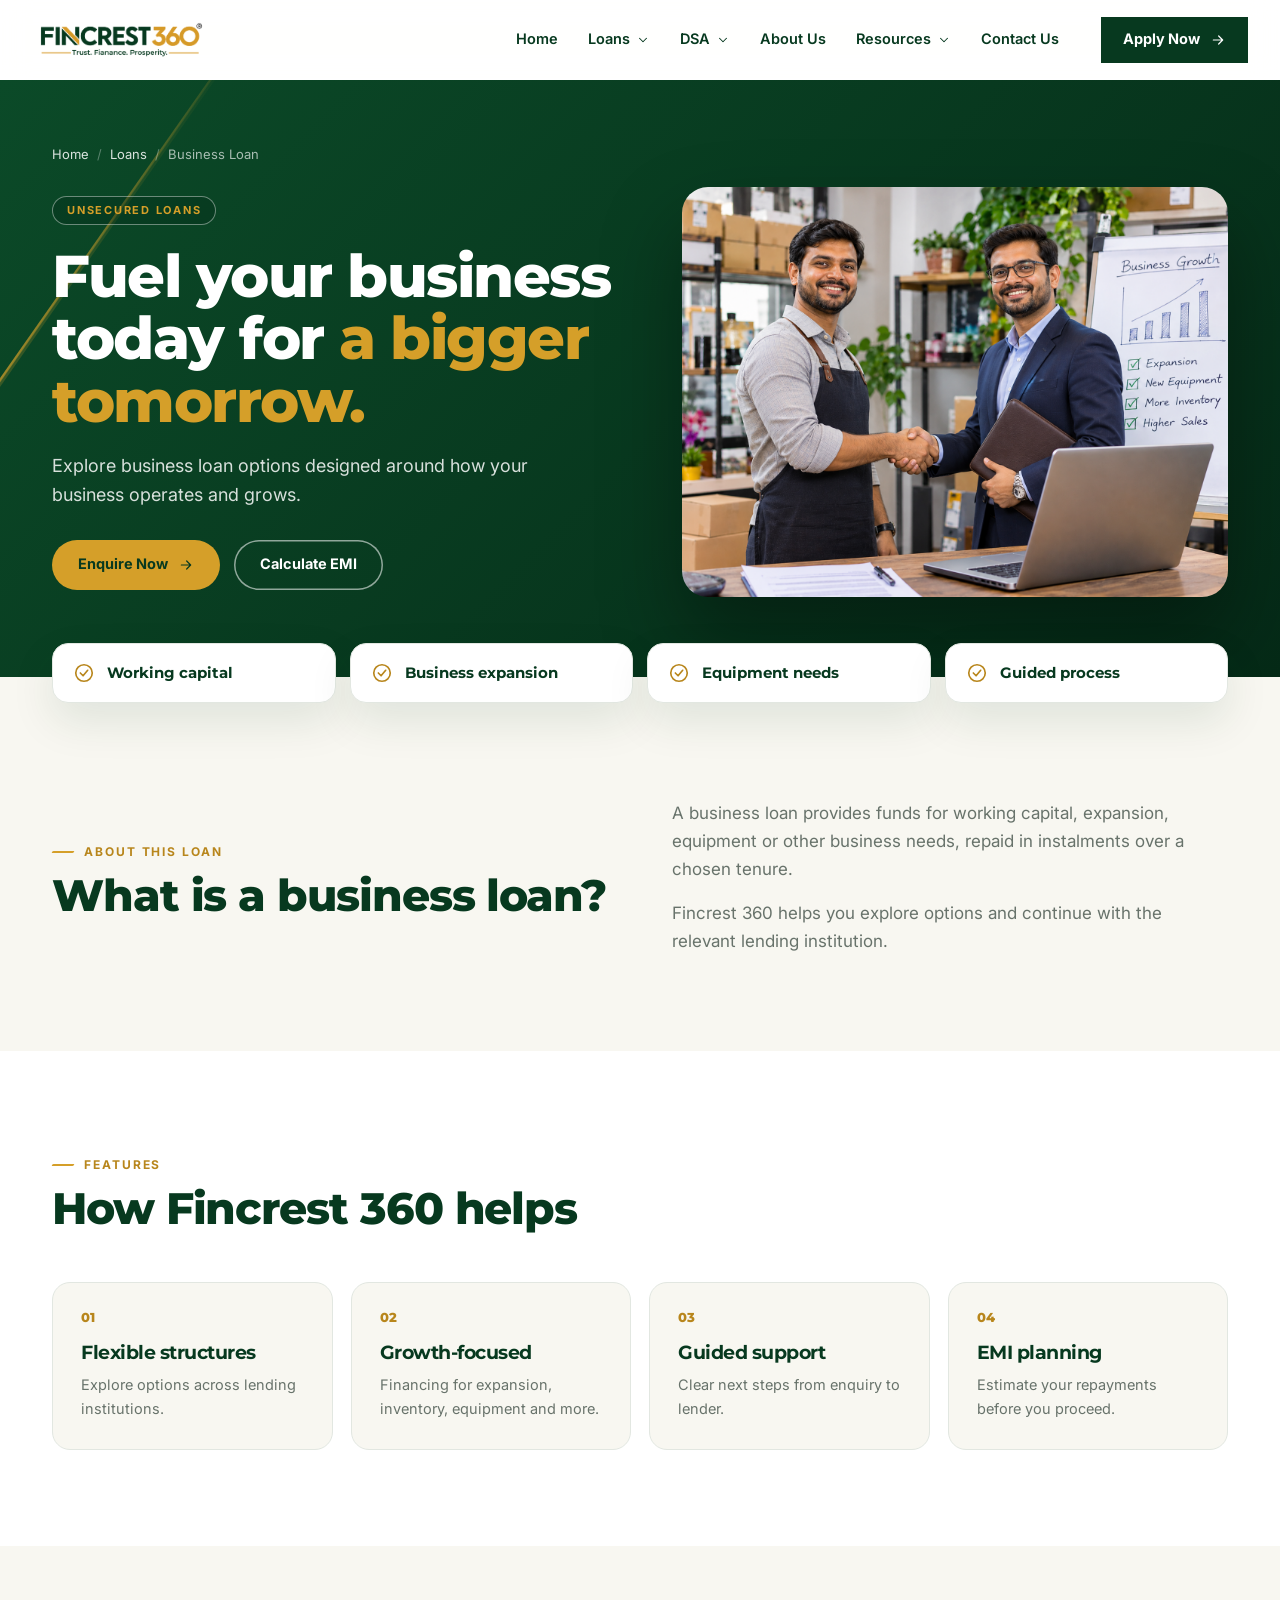
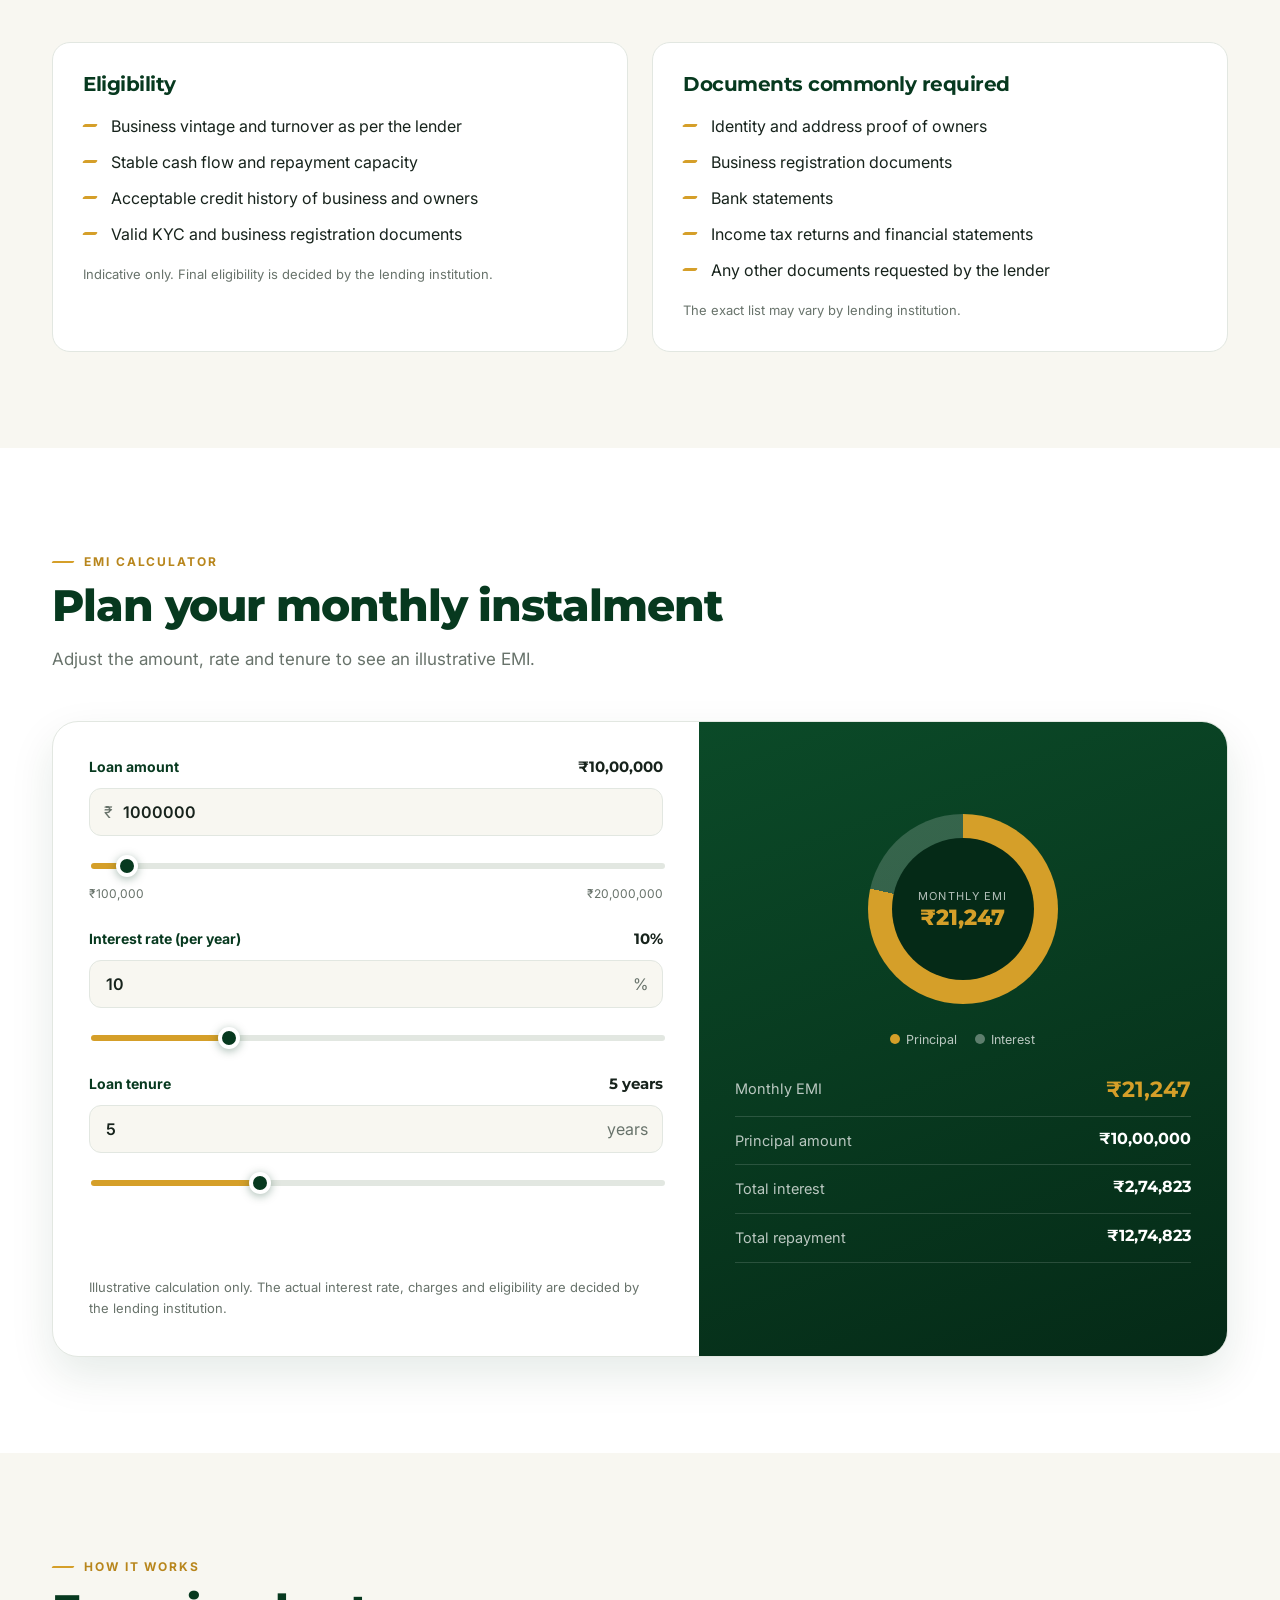
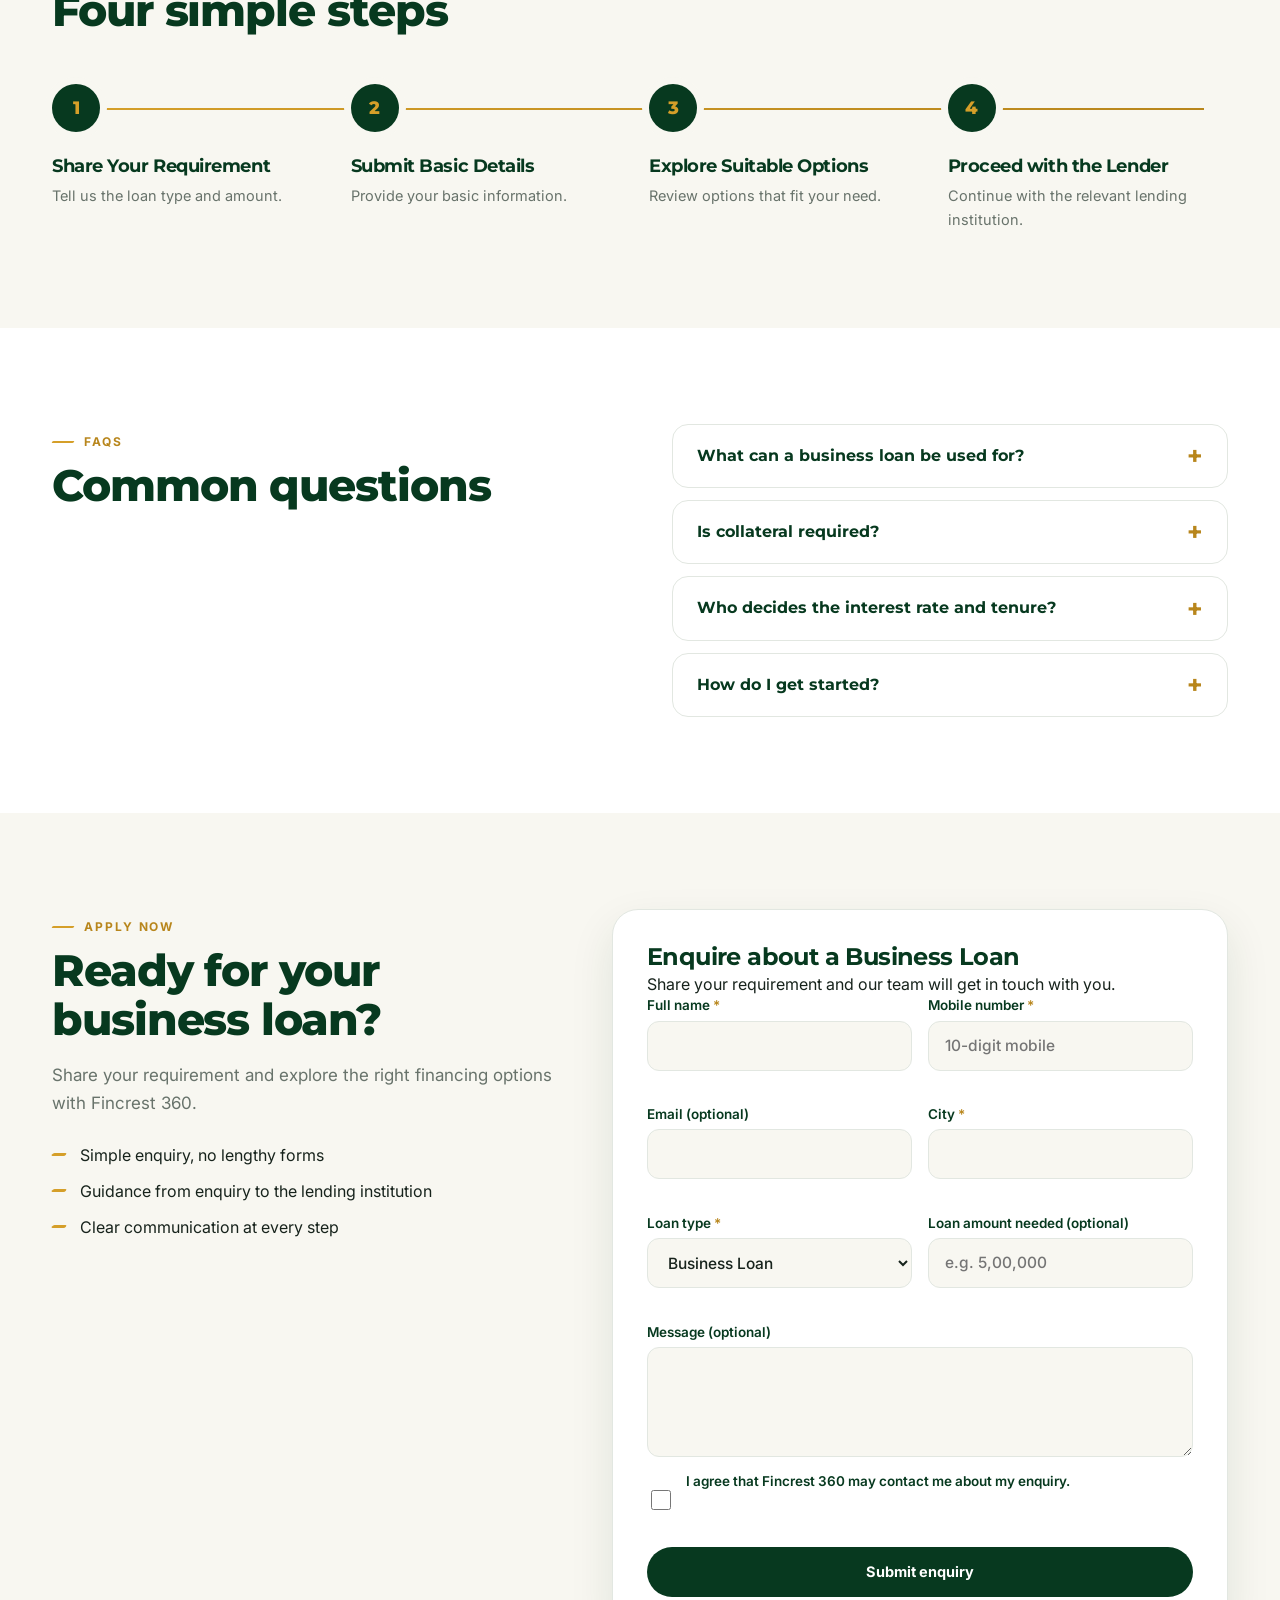
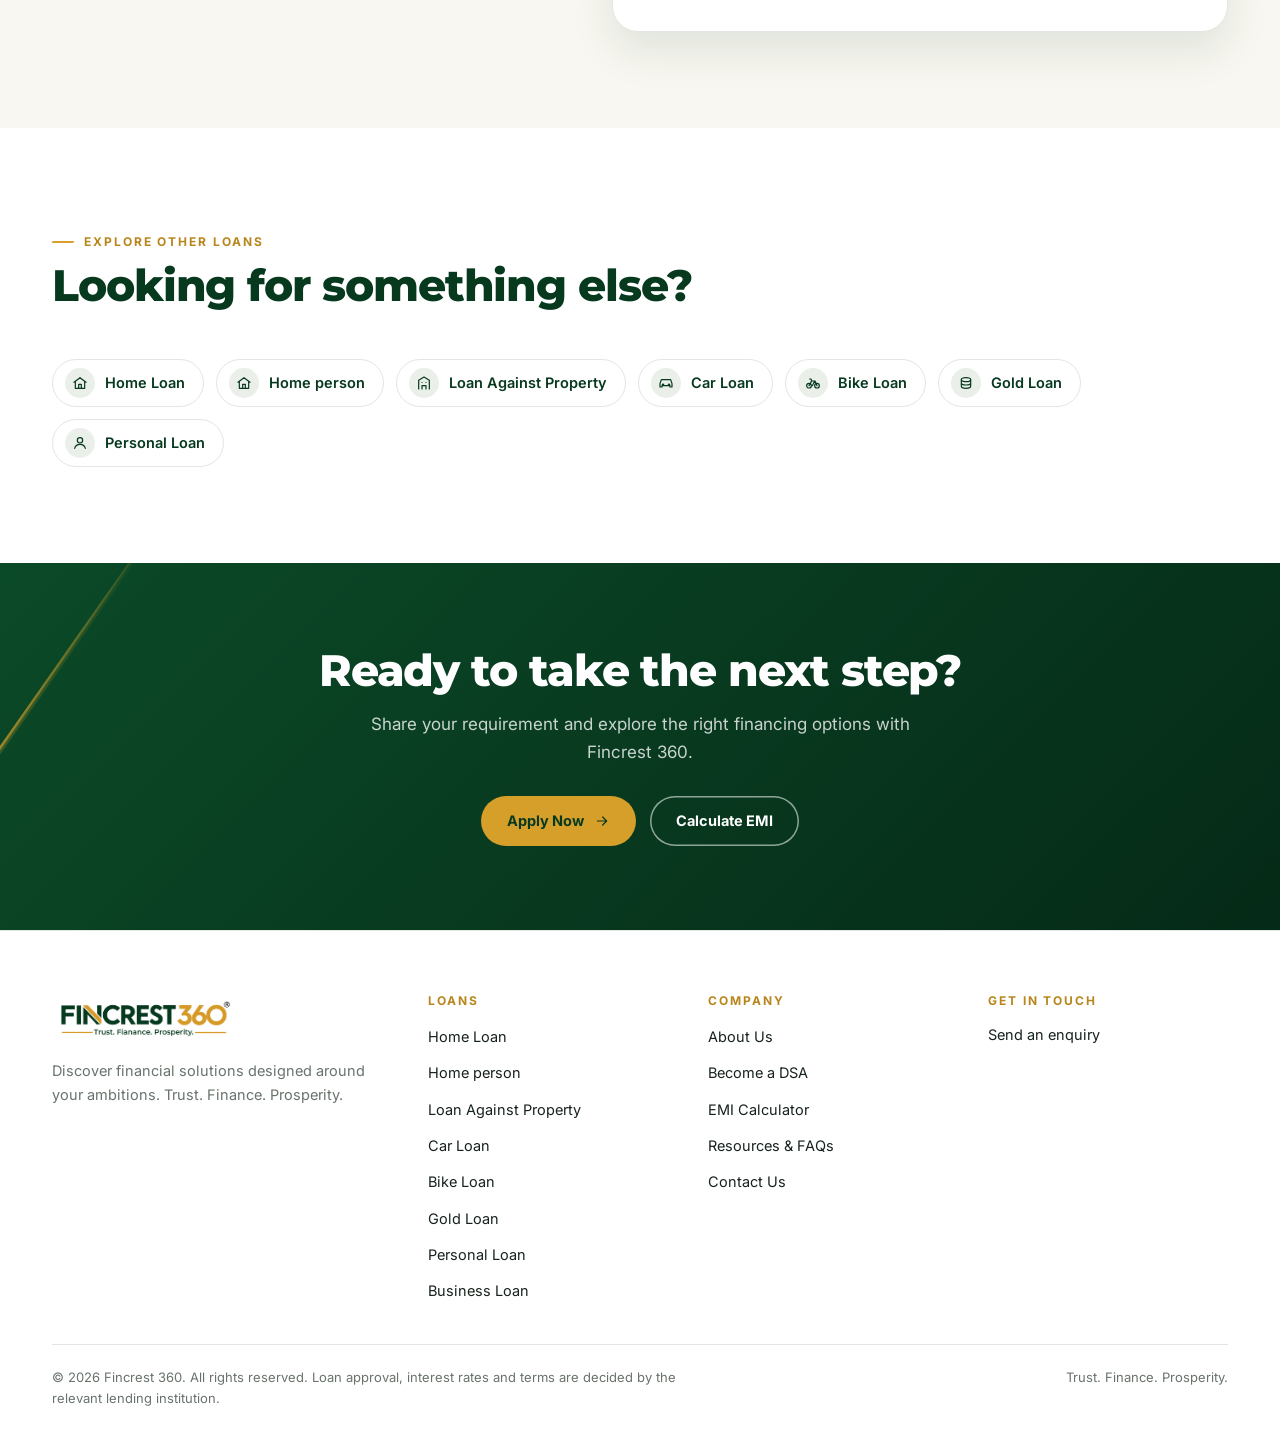
<file: fincrest-html/loans/business-loan.html>
<!doctype html>
<html lang="en" class="no-js">
<head>
<meta charset="utf-8">
<meta name="viewport" content="width=device-width, initial-scale=1">
<title>Business Loan | Fincrest 360</title>
<meta name="description" content="Explore business loan options designed around how your business operates and grows. Explore business loan options with Fincrest 360.">
<meta name="theme-color" content="#07391f">
<meta property="og:type" content="website">
<meta property="og:site_name" content="Fincrest 360">
<meta property="og:title" content="Business Loan | Fincrest 360">
<meta property="og:description" content="Explore business loan options designed around how your business operates and grows. Explore business loan options with Fincrest 360.">
<meta property="og:image" content="../assets/img/hero-1.jpg">
<link rel="icon" type="image/svg+xml" href="../assets/img/favicon.svg">
<link rel="preconnect" href="https://fonts.googleapis.com">
<link rel="preconnect" href="https://fonts.gstatic.com" crossorigin>
<link rel="stylesheet" href="https://fonts.googleapis.com/css2?family=Inter:wght@400;500;600;700&amp;family=Montserrat:wght@600;700;800&amp;display=swap">
<link rel="stylesheet" href="../assets/css/base.css">
<link rel="stylesheet" href="../assets/css/layout.css">
<link rel="stylesheet" href="../assets/css/components.css">
<link rel="stylesheet" href="../assets/css/pages.css">
</head>
<body>
<a class="skip-link" href="#main">Skip to content</a>

<header class="site-header" id="site-header">
  <div class="header-bar">
    <a class="brand" href="../index.html" aria-label="Fincrest 360 home">
      <img src="../assets/img/fincrest360-logo.png" width="171" height="44" alt="Fincrest 360 — Trust. Finance. Prosperity.">
    </a>

    <nav class="main-nav" aria-label="Primary">
      <ul class="nav-list">
        <li class="nav-item"><a class="nav-link" href="../index.html">Home</a></li>

        <li class="nav-item" data-menu>
          <button class="nav-link" type="button" aria-expanded="false" aria-controls="menu-loans">Loans <span class="chev"><svg viewBox="0 0 24 24" fill="none" stroke="currentColor" stroke-width="1.8" stroke-width="2.3" stroke-linecap="round" stroke-linejoin="round" aria-hidden="true"><path d="M6 9l6 6 6-6"/></svg></span></button>
          <div class="mega" id="menu-loans">
            <div class="mega-card">
                              <div class="mega-col">
                  <p class="mega-title">Secured Loans</p>
                  <ul class="menu-list">
                    <li><a class="menu-item" href="../loans/home-loan.html"><span class="menu-ico"><svg viewBox="0 0 24 24" fill="none" stroke="currentColor" stroke-width="1.8" stroke-linecap="round" stroke-linejoin="round" aria-hidden="true"><path d="M3 11l9-7 9 7"/><path d="M5 10v10h14V10"/><path d="M10 20v-6h4v6"/></svg></span><span class="menu-text"><strong>Home Loan</strong><span>Financing solutions for your home ownership journey.</span></span><span class="menu-arrow"><svg viewBox="0 0 24 24" fill="none" stroke="currentColor" stroke-width="1.8" stroke-width="2.3" stroke-linecap="round" stroke-linejoin="round" aria-hidden="true"><path d="M5 12h14M13 6l6 6-6 6"/></svg></span></a></li><li><a class="menu-item" href="../loans/home-loan.html"><span class="menu-ico"><svg viewBox="0 0 24 24" fill="none" stroke="currentColor" stroke-width="1.8" stroke-linecap="round" stroke-linejoin="round" aria-hidden="true"><path d="M3 11l9-7 9 7"/><path d="M5 10v10h14V10"/><path d="M10 20v-6h4v6"/></svg></span><span class="menu-text"><strong>Home person</strong><span>Financing solutions for your home ownership journey.</span></span><span class="menu-arrow"><svg viewBox="0 0 24 24" fill="none" stroke="currentColor" stroke-width="1.8" stroke-width="2.3" stroke-linecap="round" stroke-linejoin="round" aria-hidden="true"><path d="M5 12h14M13 6l6 6-6 6"/></svg></span></a></li><li><a class="menu-item" href="../loans/loan-against-property.html"><span class="menu-ico"><svg viewBox="0 0 24 24" fill="none" stroke="currentColor" stroke-width="1.8" stroke-linecap="round" stroke-linejoin="round" aria-hidden="true"><path d="M4 21V8l8-5 8 5v13"/><path d="M9 21v-5h6v5M9 11h.01M15 11h.01"/></svg></span><span class="menu-text"><strong>Loan Against Property</strong><span>Unlock the financial potential of your property.</span></span><span class="menu-arrow"><svg viewBox="0 0 24 24" fill="none" stroke="currentColor" stroke-width="1.8" stroke-width="2.3" stroke-linecap="round" stroke-linejoin="round" aria-hidden="true"><path d="M5 12h14M13 6l6 6-6 6"/></svg></span></a></li><li><a class="menu-item" href="../loans/car-loan.html"><span class="menu-ico"><svg viewBox="0 0 24 24" fill="none" stroke="currentColor" stroke-width="1.8" stroke-linecap="round" stroke-linejoin="round" aria-hidden="true"><path d="M3 13l2-6h14l2 6v5h-3v-2H6v2H3z"/><circle cx="7.5" cy="14.5" r="1"/><circle cx="16.5" cy="14.5" r="1"/></svg></span><span class="menu-text"><strong>Car Loan</strong><span>Make your next vehicle purchase easier.</span></span><span class="menu-arrow"><svg viewBox="0 0 24 24" fill="none" stroke="currentColor" stroke-width="1.8" stroke-width="2.3" stroke-linecap="round" stroke-linejoin="round" aria-hidden="true"><path d="M5 12h14M13 6l6 6-6 6"/></svg></span></a></li><li><a class="menu-item" href="../loans/bike-loan.html"><span class="menu-ico"><svg viewBox="0 0 24 24" fill="none" stroke="currentColor" stroke-width="1.8" stroke-linecap="round" stroke-linejoin="round" aria-hidden="true"><circle cx="6" cy="16" r="3.5"/><circle cx="18" cy="16" r="3.5"/><path d="M6 16l4-7h5l3 7M10 9L9 6H7M14.5 9L11 16"/></svg></span><span class="menu-text"><strong>Bike Loan</strong><span>Ride home your two-wheeler with simple financing.</span></span><span class="menu-arrow"><svg viewBox="0 0 24 24" fill="none" stroke="currentColor" stroke-width="1.8" stroke-width="2.3" stroke-linecap="round" stroke-linejoin="round" aria-hidden="true"><path d="M5 12h14M13 6l6 6-6 6"/></svg></span></a></li><li><a class="menu-item" href="../loans/gold-loan.html"><span class="menu-ico"><svg viewBox="0 0 24 24" fill="none" stroke="currentColor" stroke-width="1.8" stroke-linecap="round" stroke-linejoin="round" aria-hidden="true"><ellipse cx="12" cy="7" rx="7" ry="3"/><path d="M5 7v5c0 1.7 3.1 3 7 3s7-1.3 7-3V7M5 12v5c0 1.7 3.1 3 7 3s7-1.3 7-3v-5"/></svg></span><span class="menu-text"><strong>Gold Loan</strong><span>Quick financial support against your gold.</span></span><span class="menu-arrow"><svg viewBox="0 0 24 24" fill="none" stroke="currentColor" stroke-width="1.8" stroke-width="2.3" stroke-linecap="round" stroke-linejoin="round" aria-hidden="true"><path d="M5 12h14M13 6l6 6-6 6"/></svg></span></a></li>                  </ul>
                </div>
                              <div class="mega-col">
                  <p class="mega-title">Unsecured Loans</p>
                  <ul class="menu-list">
                    <li><a class="menu-item" href="../loans/personal-loan.html"><span class="menu-ico"><svg viewBox="0 0 24 24" fill="none" stroke="currentColor" stroke-width="1.8" stroke-linecap="round" stroke-linejoin="round" aria-hidden="true"><circle cx="12" cy="8" r="4"/><path d="M4 20c1-4 4-6 8-6s7 2 8 6"/></svg></span><span class="menu-text"><strong>Personal Loan</strong><span>Financial support for your personal needs.</span></span><span class="menu-arrow"><svg viewBox="0 0 24 24" fill="none" stroke="currentColor" stroke-width="1.8" stroke-width="2.3" stroke-linecap="round" stroke-linejoin="round" aria-hidden="true"><path d="M5 12h14M13 6l6 6-6 6"/></svg></span></a></li><li><a class="menu-item" href="../loans/business-loan.html"><span class="menu-ico"><svg viewBox="0 0 24 24" fill="none" stroke="currentColor" stroke-width="1.8" stroke-linecap="round" stroke-linejoin="round" aria-hidden="true"><rect x="3" y="7" width="18" height="13" rx="2"/><path d="M9 7V5a1 1 0 011-1h4a1 1 0 011 1v2M3 13h18"/></svg></span><span class="menu-text"><strong>Business Loan</strong><span>Finance for business growth and expansion.</span></span><span class="menu-arrow"><svg viewBox="0 0 24 24" fill="none" stroke="currentColor" stroke-width="1.8" stroke-width="2.3" stroke-linecap="round" stroke-linejoin="round" aria-hidden="true"><path d="M5 12h14M13 6l6 6-6 6"/></svg></span></a></li>                  </ul>
                </div>
                            <aside class="mega-promo">
                <small>Fincrest 360</small>
                <h3>Not sure which loan fits you?</h3>
                <p>Share your requirement and we will help you explore suitable options.</p>
                <div class="promo-links"><a href="../contact.html">Talk to us</a><a href="../calculators.html">Calculate EMI</a></div>
              </aside>
            </div>
          </div>
        </li>

        <li class="nav-item nav-item--rel" data-menu>
          <button class="nav-link" type="button" aria-expanded="false" aria-controls="menu-dsa">DSA <span class="chev"><svg viewBox="0 0 24 24" fill="none" stroke="currentColor" stroke-width="1.8" stroke-width="2.3" stroke-linecap="round" stroke-linejoin="round" aria-hidden="true"><path d="M6 9l6 6 6-6"/></svg></span></button>
          <div class="mega mega--simple" id="menu-dsa"><div class="mega-card"><ul class="menu-list">
            <li><a class="menu-item" href="../dsa.html"><span class="menu-ico"><svg viewBox="0 0 24 24" fill="none" stroke="currentColor" stroke-width="1.8" stroke-linecap="round" stroke-linejoin="round" aria-hidden="true"><path d="M3 12l4-4 4 2 3-2 4 3 3-1"/><path d="M7 8l-4 4 6 6 2-1 2 1 4-4"/></svg></span><span class="menu-text"><strong>Become a DSA</strong><span>Partner with Fincrest 360 as a Direct Selling Agent.</span></span><span class="menu-arrow"><svg viewBox="0 0 24 24" fill="none" stroke="currentColor" stroke-width="1.8" stroke-width="2.3" stroke-linecap="round" stroke-linejoin="round" aria-hidden="true"><path d="M5 12h14M13 6l6 6-6 6"/></svg></span></a></li><li><a class="menu-item" href="../dsa.html#process"><span class="menu-ico"><svg viewBox="0 0 24 24" fill="none" stroke="currentColor" stroke-width="1.8" stroke-linecap="round" stroke-linejoin="round" aria-hidden="true"><path d="M7 3h7l4 4v14H7z"/><path d="M14 3v4h4M10 12h5M10 16h5"/></svg></span><span class="menu-text"><strong>How it works</strong><span>The steps from enquiry to onboarding.</span></span><span class="menu-arrow"><svg viewBox="0 0 24 24" fill="none" stroke="currentColor" stroke-width="1.8" stroke-width="2.3" stroke-linecap="round" stroke-linejoin="round" aria-hidden="true"><path d="M5 12h14M13 6l6 6-6 6"/></svg></span></a></li><li><a class="menu-item" href="../dsa.html#enquire"><span class="menu-ico"><svg viewBox="0 0 24 24" fill="none" stroke="currentColor" stroke-width="1.8" stroke-linecap="round" stroke-linejoin="round" aria-hidden="true"><circle cx="12" cy="12" r="9"/><path d="M9.5 9.5a2.5 2.5 0 115 .5c0 1.5-2.5 2-2.5 3.5M12 17h.01"/></svg></span><span class="menu-text"><strong>DSA enquiry</strong><span>Tell us about yourself and we will get in touch.</span></span><span class="menu-arrow"><svg viewBox="0 0 24 24" fill="none" stroke="currentColor" stroke-width="1.8" stroke-width="2.3" stroke-linecap="round" stroke-linejoin="round" aria-hidden="true"><path d="M5 12h14M13 6l6 6-6 6"/></svg></span></a></li>          </ul></div></div>
        </li>

        <li class="nav-item"><a class="nav-link" href="../about.html">About Us</a></li>

        <li class="nav-item nav-item--rel" data-menu>
          <button class="nav-link" type="button" aria-expanded="false" aria-controls="menu-res">Resources <span class="chev"><svg viewBox="0 0 24 24" fill="none" stroke="currentColor" stroke-width="1.8" stroke-width="2.3" stroke-linecap="round" stroke-linejoin="round" aria-hidden="true"><path d="M6 9l6 6 6-6"/></svg></span></button>
          <div class="mega mega--simple" id="menu-res"><div class="mega-card"><ul class="menu-list">
            <li><a class="menu-item" href="../calculators.html"><span class="menu-ico"><svg viewBox="0 0 24 24" fill="none" stroke="currentColor" stroke-width="1.8" stroke-linecap="round" stroke-linejoin="round" aria-hidden="true"><rect x="5" y="3" width="14" height="18" rx="2"/><path d="M8 7h8M8 12h.01M12 12h.01M16 12h.01M8 16h.01M12 16h.01M16 16h.01"/></svg></span><span class="menu-text"><strong>EMI Calculator</strong><span>Plan your monthly repayments.</span></span><span class="menu-arrow"><svg viewBox="0 0 24 24" fill="none" stroke="currentColor" stroke-width="1.8" stroke-width="2.3" stroke-linecap="round" stroke-linejoin="round" aria-hidden="true"><path d="M5 12h14M13 6l6 6-6 6"/></svg></span></a></li><li><a class="menu-item" href="../resources.html#faqs"><span class="menu-ico"><svg viewBox="0 0 24 24" fill="none" stroke="currentColor" stroke-width="1.8" stroke-linecap="round" stroke-linejoin="round" aria-hidden="true"><circle cx="12" cy="12" r="9"/><path d="M9.5 9.5a2.5 2.5 0 115 .5c0 1.5-2.5 2-2.5 3.5M12 17h.01"/></svg></span><span class="menu-text"><strong>FAQs</strong><span>Answers to common loan questions.</span></span><span class="menu-arrow"><svg viewBox="0 0 24 24" fill="none" stroke="currentColor" stroke-width="1.8" stroke-width="2.3" stroke-linecap="round" stroke-linejoin="round" aria-hidden="true"><path d="M5 12h14M13 6l6 6-6 6"/></svg></span></a></li><li><a class="menu-item" href="../resources.html#documents"><span class="menu-ico"><svg viewBox="0 0 24 24" fill="none" stroke="currentColor" stroke-width="1.8" stroke-linecap="round" stroke-linejoin="round" aria-hidden="true"><path d="M7 3h7l4 4v14H7z"/><path d="M14 3v4h4M10 12h5M10 16h5"/></svg></span><span class="menu-text"><strong>Document checklist</strong><span>What lenders commonly ask for.</span></span><span class="menu-arrow"><svg viewBox="0 0 24 24" fill="none" stroke="currentColor" stroke-width="1.8" stroke-width="2.3" stroke-linecap="round" stroke-linejoin="round" aria-hidden="true"><path d="M5 12h14M13 6l6 6-6 6"/></svg></span></a></li>          </ul></div></div>
        </li>

        <li class="nav-item"><a class="nav-link" href="../contact.html">Contact Us</a></li>
      </ul>
    </nav>

    <a class="btn header-cta bla" href="../contact.html#enquire">Apply Now <svg viewBox="0 0 24 24" fill="none" stroke="currentColor" stroke-width="1.8" stroke-width="2.3" stroke-linecap="round" stroke-linejoin="round" aria-hidden="true"><path d="M5 12h14M13 6l6 6-6 6"/></svg></a>
    <button class="burger" type="button" aria-label="Open menu" aria-expanded="false" aria-controls="mobile-menu"><span></span></button>
  </div>
</header>

<div class="mobile-menu" id="mobile-menu">
  <div class="m-item"><a class="m-link" href="../index.html">Home</a></div>
  <div class="m-item">
    <button class="m-link" type="button" aria-expanded="false">Loans <span class="chev"><svg viewBox="0 0 24 24" fill="none" stroke="currentColor" stroke-width="1.8" stroke-width="2.3" stroke-linecap="round" stroke-linejoin="round" aria-hidden="true"><path d="M6 9l6 6 6-6"/></svg></span></button>
    <div class="m-sub"><div>
              <p class="m-group">Secured Loans</p>
        <ul class="menu-list"><li><a class="menu-item" href="../loans/home-loan.html"><span class="menu-ico"><svg viewBox="0 0 24 24" fill="none" stroke="currentColor" stroke-width="1.8" stroke-linecap="round" stroke-linejoin="round" aria-hidden="true"><path d="M3 11l9-7 9 7"/><path d="M5 10v10h14V10"/><path d="M10 20v-6h4v6"/></svg></span><span class="menu-text"><strong>Home Loan</strong><span>Financing solutions for your home ownership journey.</span></span><span class="menu-arrow"><svg viewBox="0 0 24 24" fill="none" stroke="currentColor" stroke-width="1.8" stroke-width="2.3" stroke-linecap="round" stroke-linejoin="round" aria-hidden="true"><path d="M5 12h14M13 6l6 6-6 6"/></svg></span></a></li><li><a class="menu-item" href="../loans/home-loan.html"><span class="menu-ico"><svg viewBox="0 0 24 24" fill="none" stroke="currentColor" stroke-width="1.8" stroke-linecap="round" stroke-linejoin="round" aria-hidden="true"><path d="M3 11l9-7 9 7"/><path d="M5 10v10h14V10"/><path d="M10 20v-6h4v6"/></svg></span><span class="menu-text"><strong>Home person</strong><span>Financing solutions for your home ownership journey.</span></span><span class="menu-arrow"><svg viewBox="0 0 24 24" fill="none" stroke="currentColor" stroke-width="1.8" stroke-width="2.3" stroke-linecap="round" stroke-linejoin="round" aria-hidden="true"><path d="M5 12h14M13 6l6 6-6 6"/></svg></span></a></li><li><a class="menu-item" href="../loans/loan-against-property.html"><span class="menu-ico"><svg viewBox="0 0 24 24" fill="none" stroke="currentColor" stroke-width="1.8" stroke-linecap="round" stroke-linejoin="round" aria-hidden="true"><path d="M4 21V8l8-5 8 5v13"/><path d="M9 21v-5h6v5M9 11h.01M15 11h.01"/></svg></span><span class="menu-text"><strong>Loan Against Property</strong><span>Unlock the financial potential of your property.</span></span><span class="menu-arrow"><svg viewBox="0 0 24 24" fill="none" stroke="currentColor" stroke-width="1.8" stroke-width="2.3" stroke-linecap="round" stroke-linejoin="round" aria-hidden="true"><path d="M5 12h14M13 6l6 6-6 6"/></svg></span></a></li><li><a class="menu-item" href="../loans/car-loan.html"><span class="menu-ico"><svg viewBox="0 0 24 24" fill="none" stroke="currentColor" stroke-width="1.8" stroke-linecap="round" stroke-linejoin="round" aria-hidden="true"><path d="M3 13l2-6h14l2 6v5h-3v-2H6v2H3z"/><circle cx="7.5" cy="14.5" r="1"/><circle cx="16.5" cy="14.5" r="1"/></svg></span><span class="menu-text"><strong>Car Loan</strong><span>Make your next vehicle purchase easier.</span></span><span class="menu-arrow"><svg viewBox="0 0 24 24" fill="none" stroke="currentColor" stroke-width="1.8" stroke-width="2.3" stroke-linecap="round" stroke-linejoin="round" aria-hidden="true"><path d="M5 12h14M13 6l6 6-6 6"/></svg></span></a></li><li><a class="menu-item" href="../loans/bike-loan.html"><span class="menu-ico"><svg viewBox="0 0 24 24" fill="none" stroke="currentColor" stroke-width="1.8" stroke-linecap="round" stroke-linejoin="round" aria-hidden="true"><circle cx="6" cy="16" r="3.5"/><circle cx="18" cy="16" r="3.5"/><path d="M6 16l4-7h5l3 7M10 9L9 6H7M14.5 9L11 16"/></svg></span><span class="menu-text"><strong>Bike Loan</strong><span>Ride home your two-wheeler with simple financing.</span></span><span class="menu-arrow"><svg viewBox="0 0 24 24" fill="none" stroke="currentColor" stroke-width="1.8" stroke-width="2.3" stroke-linecap="round" stroke-linejoin="round" aria-hidden="true"><path d="M5 12h14M13 6l6 6-6 6"/></svg></span></a></li><li><a class="menu-item" href="../loans/gold-loan.html"><span class="menu-ico"><svg viewBox="0 0 24 24" fill="none" stroke="currentColor" stroke-width="1.8" stroke-linecap="round" stroke-linejoin="round" aria-hidden="true"><ellipse cx="12" cy="7" rx="7" ry="3"/><path d="M5 7v5c0 1.7 3.1 3 7 3s7-1.3 7-3V7M5 12v5c0 1.7 3.1 3 7 3s7-1.3 7-3v-5"/></svg></span><span class="menu-text"><strong>Gold Loan</strong><span>Quick financial support against your gold.</span></span><span class="menu-arrow"><svg viewBox="0 0 24 24" fill="none" stroke="currentColor" stroke-width="1.8" stroke-width="2.3" stroke-linecap="round" stroke-linejoin="round" aria-hidden="true"><path d="M5 12h14M13 6l6 6-6 6"/></svg></span></a></li></ul>
              <p class="m-group">Unsecured Loans</p>
        <ul class="menu-list"><li><a class="menu-item" href="../loans/personal-loan.html"><span class="menu-ico"><svg viewBox="0 0 24 24" fill="none" stroke="currentColor" stroke-width="1.8" stroke-linecap="round" stroke-linejoin="round" aria-hidden="true"><circle cx="12" cy="8" r="4"/><path d="M4 20c1-4 4-6 8-6s7 2 8 6"/></svg></span><span class="menu-text"><strong>Personal Loan</strong><span>Financial support for your personal needs.</span></span><span class="menu-arrow"><svg viewBox="0 0 24 24" fill="none" stroke="currentColor" stroke-width="1.8" stroke-width="2.3" stroke-linecap="round" stroke-linejoin="round" aria-hidden="true"><path d="M5 12h14M13 6l6 6-6 6"/></svg></span></a></li><li><a class="menu-item" href="../loans/business-loan.html"><span class="menu-ico"><svg viewBox="0 0 24 24" fill="none" stroke="currentColor" stroke-width="1.8" stroke-linecap="round" stroke-linejoin="round" aria-hidden="true"><rect x="3" y="7" width="18" height="13" rx="2"/><path d="M9 7V5a1 1 0 011-1h4a1 1 0 011 1v2M3 13h18"/></svg></span><span class="menu-text"><strong>Business Loan</strong><span>Finance for business growth and expansion.</span></span><span class="menu-arrow"><svg viewBox="0 0 24 24" fill="none" stroke="currentColor" stroke-width="1.8" stroke-width="2.3" stroke-linecap="round" stroke-linejoin="round" aria-hidden="true"><path d="M5 12h14M13 6l6 6-6 6"/></svg></span></a></li></ul>
          </div></div>
  </div>
  <div class="m-item">
    <button class="m-link" type="button" aria-expanded="false">DSA <span class="chev"><svg viewBox="0 0 24 24" fill="none" stroke="currentColor" stroke-width="1.8" stroke-width="2.3" stroke-linecap="round" stroke-linejoin="round" aria-hidden="true"><path d="M6 9l6 6 6-6"/></svg></span></button>
    <div class="m-sub"><div><ul class="menu-list"><li><a class="menu-item" href="../dsa.html"><span class="menu-ico"><svg viewBox="0 0 24 24" fill="none" stroke="currentColor" stroke-width="1.8" stroke-linecap="round" stroke-linejoin="round" aria-hidden="true"><path d="M3 12l4-4 4 2 3-2 4 3 3-1"/><path d="M7 8l-4 4 6 6 2-1 2 1 4-4"/></svg></span><span class="menu-text"><strong>Become a DSA</strong><span>Partner with Fincrest 360 as a Direct Selling Agent.</span></span><span class="menu-arrow"><svg viewBox="0 0 24 24" fill="none" stroke="currentColor" stroke-width="1.8" stroke-width="2.3" stroke-linecap="round" stroke-linejoin="round" aria-hidden="true"><path d="M5 12h14M13 6l6 6-6 6"/></svg></span></a></li><li><a class="menu-item" href="../dsa.html#process"><span class="menu-ico"><svg viewBox="0 0 24 24" fill="none" stroke="currentColor" stroke-width="1.8" stroke-linecap="round" stroke-linejoin="round" aria-hidden="true"><path d="M7 3h7l4 4v14H7z"/><path d="M14 3v4h4M10 12h5M10 16h5"/></svg></span><span class="menu-text"><strong>How it works</strong><span>The steps from enquiry to onboarding.</span></span><span class="menu-arrow"><svg viewBox="0 0 24 24" fill="none" stroke="currentColor" stroke-width="1.8" stroke-width="2.3" stroke-linecap="round" stroke-linejoin="round" aria-hidden="true"><path d="M5 12h14M13 6l6 6-6 6"/></svg></span></a></li><li><a class="menu-item" href="../dsa.html#enquire"><span class="menu-ico"><svg viewBox="0 0 24 24" fill="none" stroke="currentColor" stroke-width="1.8" stroke-linecap="round" stroke-linejoin="round" aria-hidden="true"><circle cx="12" cy="12" r="9"/><path d="M9.5 9.5a2.5 2.5 0 115 .5c0 1.5-2.5 2-2.5 3.5M12 17h.01"/></svg></span><span class="menu-text"><strong>DSA enquiry</strong><span>Tell us about yourself and we will get in touch.</span></span><span class="menu-arrow"><svg viewBox="0 0 24 24" fill="none" stroke="currentColor" stroke-width="1.8" stroke-width="2.3" stroke-linecap="round" stroke-linejoin="round" aria-hidden="true"><path d="M5 12h14M13 6l6 6-6 6"/></svg></span></a></li></ul></div></div>
  </div>
  <div class="m-item"><a class="m-link" href="../about.html">About Us</a></div>
  <div class="m-item">
    <button class="m-link" type="button" aria-expanded="false">Resources <span class="chev"><svg viewBox="0 0 24 24" fill="none" stroke="currentColor" stroke-width="1.8" stroke-width="2.3" stroke-linecap="round" stroke-linejoin="round" aria-hidden="true"><path d="M6 9l6 6 6-6"/></svg></span></button>
    <div class="m-sub"><div><ul class="menu-list"><li><a class="menu-item" href="../calculators.html"><span class="menu-ico"><svg viewBox="0 0 24 24" fill="none" stroke="currentColor" stroke-width="1.8" stroke-linecap="round" stroke-linejoin="round" aria-hidden="true"><rect x="5" y="3" width="14" height="18" rx="2"/><path d="M8 7h8M8 12h.01M12 12h.01M16 12h.01M8 16h.01M12 16h.01M16 16h.01"/></svg></span><span class="menu-text"><strong>EMI Calculator</strong><span>Plan your monthly repayments.</span></span><span class="menu-arrow"><svg viewBox="0 0 24 24" fill="none" stroke="currentColor" stroke-width="1.8" stroke-width="2.3" stroke-linecap="round" stroke-linejoin="round" aria-hidden="true"><path d="M5 12h14M13 6l6 6-6 6"/></svg></span></a></li><li><a class="menu-item" href="../resources.html#faqs"><span class="menu-ico"><svg viewBox="0 0 24 24" fill="none" stroke="currentColor" stroke-width="1.8" stroke-linecap="round" stroke-linejoin="round" aria-hidden="true"><circle cx="12" cy="12" r="9"/><path d="M9.5 9.5a2.5 2.5 0 115 .5c0 1.5-2.5 2-2.5 3.5M12 17h.01"/></svg></span><span class="menu-text"><strong>FAQs</strong><span>Answers to common loan questions.</span></span><span class="menu-arrow"><svg viewBox="0 0 24 24" fill="none" stroke="currentColor" stroke-width="1.8" stroke-width="2.3" stroke-linecap="round" stroke-linejoin="round" aria-hidden="true"><path d="M5 12h14M13 6l6 6-6 6"/></svg></span></a></li><li><a class="menu-item" href="../resources.html#documents"><span class="menu-ico"><svg viewBox="0 0 24 24" fill="none" stroke="currentColor" stroke-width="1.8" stroke-linecap="round" stroke-linejoin="round" aria-hidden="true"><path d="M7 3h7l4 4v14H7z"/><path d="M14 3v4h4M10 12h5M10 16h5"/></svg></span><span class="menu-text"><strong>Document checklist</strong><span>What lenders commonly ask for.</span></span><span class="menu-arrow"><svg viewBox="0 0 24 24" fill="none" stroke="currentColor" stroke-width="1.8" stroke-width="2.3" stroke-linecap="round" stroke-linejoin="round" aria-hidden="true"><path d="M5 12h14M13 6l6 6-6 6"/></svg></span></a></li></ul></div></div>
  </div>
  <div class="m-item"><a class="m-link" href="../contact.html">Contact Us</a></div>
  <a class="btn btn--block m-cta" href="../contact.html#enquire">Apply Now <svg viewBox="0 0 24 24" fill="none" stroke="currentColor" stroke-width="1.8" stroke-width="2.3" stroke-linecap="round" stroke-linejoin="round" aria-hidden="true"><path d="M5 12h14M13 6l6 6-6 6"/></svg></a>
</div>

<main id="main">

<!-- ============================================================================== -->
<!-- SECTION 1: HERO BANNER & BREADCRUMBS                                          -->
<!-- Displays the loan title, lead text, action buttons and product photo           -->
<!-- Image source: assets/img/photos/{loan['img']}                                 -->
<!-- ============================================================================== -->
<section class="page-hero">
  <div class="hero-lines" aria-hidden="true"><i></i><i></i><i></i></div>
  <div class="container">
    <ol class="breadcrumb">
      <li><a href="../index.html">Home</a></li>
      <li><a href="../index.html#loans">Loans</a></li>
      <li aria-current="page">Business Loan</li>
    </ol>
    <div class="page-hero-grid">
      <!-- Left: Headline & CTA actions -->
      <div>
        <span class="slide-kicker">Unsecured Loans</span>
        <h1>Fuel your business today for <em>a bigger tomorrow.</em></h1>
        <p class="page-lead">Explore business loan options designed around how your business operates and grows.</p>
        <div class="page-actions">
          <a class="btn btn--gold" href="#enquire">Enquire Now <svg viewBox="0 0 24 24" fill="none" stroke="currentColor" stroke-width="1.8" stroke-width="2.3" stroke-linecap="round" stroke-linejoin="round" aria-hidden="true"><path d="M5 12h14M13 6l6 6-6 6"/></svg></a>
          <a class="btn btn--ghost" href="#emi">Calculate EMI</a>
        </div>
      </div>
      <!-- Right: Main Hero Image for this loan product -->
      <div class="page-media">
        <img src="../assets/img/photos/business.png" width="1200" height="900" alt="Business Loan" fetchpriority="high">
      </div>
    </div>
  </div>
</section>

<!-- ============================================================================== -->
<!-- SECTION 2: QUICK HIGHLIGHTS RIBBON                                            -->
<!-- Data source: $content['highlights'] from includes/loan-content.php            -->
<!-- ============================================================================== -->
<section class="highlights">
  <div class="container">
    <div class="highlight-row">
              <div class="highlight reveal">
          <svg viewBox="0 0 24 24" fill="none" stroke="currentColor" stroke-width="1.8" stroke-linecap="round" stroke-linejoin="round" aria-hidden="true"><circle cx="12" cy="12" r="9"/><path d="M8 12l3 3 5-6"/></svg>Working capital        </div>
              <div class="highlight reveal">
          <svg viewBox="0 0 24 24" fill="none" stroke="currentColor" stroke-width="1.8" stroke-linecap="round" stroke-linejoin="round" aria-hidden="true"><circle cx="12" cy="12" r="9"/><path d="M8 12l3 3 5-6"/></svg>Business expansion        </div>
              <div class="highlight reveal">
          <svg viewBox="0 0 24 24" fill="none" stroke="currentColor" stroke-width="1.8" stroke-linecap="round" stroke-linejoin="round" aria-hidden="true"><circle cx="12" cy="12" r="9"/><path d="M8 12l3 3 5-6"/></svg>Equipment needs        </div>
              <div class="highlight reveal">
          <svg viewBox="0 0 24 24" fill="none" stroke="currentColor" stroke-width="1.8" stroke-linecap="round" stroke-linejoin="round" aria-hidden="true"><circle cx="12" cy="12" r="9"/><path d="M8 12l3 3 5-6"/></svg>Guided process        </div>
          </div>
  </div>
</section>

<!-- ============================================================================== -->
<!-- SECTION 3: ABOUT THIS LOAN (Introductory Overview)                            -->
<!-- Data source: $content['intro'] from includes/loan-content.php                 -->
<!-- ============================================================================== -->
<section class="section">
  <div class="container split">
    <div class="reveal">
      <span class="eyebrow">About this loan</span>
      <h2>What is a business loan?</h2>
    </div>
    <div class="split-copy reveal">
              <p>A business loan provides funds for working capital, expansion, equipment or other business needs, repaid in instalments over a chosen tenure.</p>
              <p>Fincrest 360 helps you explore options and continue with the relevant lending institution.</p>
          </div>
  </div>
</section>

<!-- ============================================================================== -->
<!-- SECTION 4: KEY FEATURES GRID (How Fincrest 360 helps)                         -->
<!-- Data source: $content['features'] from includes/loan-content.php              -->
<!-- ============================================================================== -->
<section class="section section--white">
  <div class="container">
    <div class="section-head reveal">
      <span class="eyebrow">Features</span>
      <h2>How Fincrest 360 helps</h2>
    </div>
    <div class="feature-grid">
              <article class="feature reveal">
          <span class="feature-num">01</span>
          <h3>Flexible structures</h3>
          <p>Explore options across lending institutions.</p>
        </article>
              <article class="feature reveal">
          <span class="feature-num">02</span>
          <h3>Growth-focused</h3>
          <p>Financing for expansion, inventory, equipment and more.</p>
        </article>
              <article class="feature reveal">
          <span class="feature-num">03</span>
          <h3>Guided support</h3>
          <p>Clear next steps from enquiry to lender.</p>
        </article>
              <article class="feature reveal">
          <span class="feature-num">04</span>
          <h3>EMI planning</h3>
          <p>Estimate your repayments before you proceed.</p>
        </article>
          </div>
  </div>
</section>

<!-- ============================================================================== -->
<!-- SECTION 5: ELIGIBILITY & COMMONLY REQUIRED DOCUMENTS                          -->
<!-- Data source: $content['eligibility'] & $content['documents']                  -->
<!-- ============================================================================== -->
<section class="section">
  <div class="container two-col">
    <!-- Left panel: Eligibility rules -->
    <div class="panel reveal">
      <h3>Eligibility</h3>
      <ul class="check-list">
                  <li>Business vintage and turnover as per the lender</li>
                  <li>Stable cash flow and repayment capacity</li>
                  <li>Acceptable credit history of business and owners</li>
                  <li>Valid KYC and business registration documents</li>
              </ul>
      <p class="note">Indicative only. Final eligibility is decided by the lending institution.</p>
    </div>
    <!-- Right panel: Document requirements -->
    <div class="panel reveal">
      <h3>Documents commonly required</h3>
      <ul class="check-list">
                  <li>Identity and address proof of owners</li>
                  <li>Business registration documents</li>
                  <li>Bank statements</li>
                  <li>Income tax returns and financial statements</li>
                  <li>Any other documents requested by the lender</li>
              </ul>
      <p class="note">The exact list may vary by lending institution.</p>
    </div>
  </div>
</section>

<!-- ============================================================================== -->
<!-- SECTION 6: DEDICATED EMI CALCULATOR                                           -->
<!-- Preloaded with default range and amounts specific to this loan category       -->
<!-- ============================================================================== -->
<section class="section section--white" id="emi">
  <div class="container">
    <div class="section-head reveal">
      <span class="eyebrow">EMI calculator</span>
      <h2>Plan your monthly instalment</h2>
      <p>Adjust the amount, rate and tenure to see an illustrative EMI.</p>
    </div>
    <div class="reveal">
      <form class="calc" data-emi novalidate aria-label="EMI calculator">
  <div class="calc-form">
    <div class="calc-field">
      <label for="calc-amount-n">Loan amount <span class="calc-value" data-label-amount></span></label>
      <div class="calc-input"><span aria-hidden="true">&#8377;</span><input id="calc-amount-n" name="amount" type="number" inputmode="numeric" min="100000" max="20000000" step="50000" value="1000000"></div>
      <input name="amount" type="range" min="100000" max="20000000" step="50000" value="1000000" aria-label="Loan amount slider">
      <div class="range-scale"><span>&#8377;100,000</span><span>&#8377;20,000,000</span></div>
    </div>
    <div class="calc-field">
      <label for="calc-rate-n">Interest rate (per year) <span class="calc-value" data-label-rate></span></label>
      <div class="calc-input"><input id="calc-rate-n" name="rate" type="number" inputmode="decimal" min="1" max="40" step="0.1" value="10"><span aria-hidden="true">%</span></div>
      <input name="rate" type="range" min="1" max="40" step="0.1" value="10" aria-label="Interest rate slider">
    </div>
    <div class="calc-field">
      <label for="calc-years-n">Loan tenure <span class="calc-value" data-label-years></span></label>
      <div class="calc-input"><input id="calc-years-n" name="years" type="number" inputmode="numeric" min="1" max="15" step="1" value="5"><span aria-hidden="true">years</span></div>
      <input name="years" type="range" min="1" max="15" step="1" value="5" aria-label="Loan tenure slider">
    </div>
    <p class="calc-error" role="alert"></p>
    <p class="calc-note">Illustrative calculation only. The actual interest rate, charges and eligibility are decided by the lending institution.</p>
  </div>
  <div class="calc-result" aria-live="polite">
    <div class="donut"><div class="donut-label"><small>Monthly EMI</small><strong data-out-donut>&mdash;</strong></div></div>
    <div class="calc-legend"><span><i></i>Principal</span><span><i class="alt"></i>Interest</span></div>
    <div class="calc-rows">
      <div class="calc-row calc-row--main"><span>Monthly EMI</span><b data-out-emi>&mdash;</b></div>
      <div class="calc-row"><span>Principal amount</span><b data-out-principal>&mdash;</b></div>
      <div class="calc-row"><span>Total interest</span><b data-out-interest>&mdash;</b></div>
      <div class="calc-row"><span>Total repayment</span><b data-out-total>&mdash;</b></div>
    </div>
  </div>
</form>
    </div>
  </div>
</section>

<!-- ============================================================================== -->
<!-- SECTION 7: FOUR SIMPLE STEPS JOURNEY                                          -->
<!-- Data source: $steps array defined at the top of this file                     -->
<!-- ============================================================================== -->
<section class="section">
  <div class="container">
    <div class="section-head reveal">
      <span class="eyebrow">How it works</span>
      <h2>Four simple steps</h2>
    </div>
    <ol class="steps">
              <li class="step">
          <h3>Share Your Requirement</h3>
          <p>Tell us the loan type and amount.</p>
        </li>
              <li class="step">
          <h3>Submit Basic Details</h3>
          <p>Provide your basic information.</p>
        </li>
              <li class="step">
          <h3>Explore Suitable Options</h3>
          <p>Review options that fit your need.</p>
        </li>
              <li class="step">
          <h3>Proceed with the Lender</h3>
          <p>Continue with the relevant lending institution.</p>
        </li>
          </ol>
  </div>
</section>

<!-- ============================================================================== -->
<!-- SECTION 8: FREQUENTLY ASKED QUESTIONS (Accordion)                             -->
<!-- Data source: $content['faqs'] from includes/loan-content.php                  -->
<!-- ============================================================================== -->
<section class="section section--white">
  <div class="container split split--top">
    <div class="reveal">
      <span class="eyebrow">FAQs</span>
      <h2>Common questions</h2>
    </div>
    <div class="faq reveal">
              <details>
          <summary>What can a business loan be used for?</summary>
          <p>Business loans are commonly used for working capital, expansion, equipment and other business needs. Permitted use is set by the lender.</p>
        </details>
              <details>
          <summary>Is collateral required?</summary>
          <p>This depends on the loan type and the lending institution. Some business loans are unsecured; others may need security.</p>
        </details>
              <details>
          <summary>Who decides the interest rate and tenure?</summary>
          <p>The lending institution decides these based on its own policies and your business profile.</p>
        </details>
              <details>
          <summary>How do I get started?</summary>
          <p>Use the enquiry form on this page. Our team will get in touch with the next steps.</p>
        </details>
          </div>
  </div>
</section>

<!-- ============================================================================== -->
<!-- SECTION 9: APPLY NOW / LOAN ENQUIRY FORM                                      -->
<!-- Pre-selects this loan type in the form dropdown                                -->
<!-- ============================================================================== -->
<section class="section" id="enquire">
  <div class="container enquiry">
    <div class="enquiry-copy reveal">
      <span class="eyebrow">Apply now</span>
      <h2>Ready for your business loan?</h2>
      <p>Share your requirement and explore the right financing options with Fincrest 360.</p>
      <ul class="check-list">
        <li>Simple enquiry, no lengthy forms</li>
        <li>Guidance from enquiry to the lending institution</li>
        <li>Clear communication at every step</li>
      </ul>
    </div>
    <div class="reveal">
      <div class="form-card">
  <form data-enquiry action="#" method="post" novalidate id="enq-171897">
    <h3>Enquire about a Business Loan</h3>
    <p>Share your requirement and our team will get in touch with you.</p>
    <input type="hidden" name="type" value="loan">
    <input type="hidden" name="ts" value="1793705336">
    <div class="hp" aria-hidden="true"><label>Leave empty <input type="text" name="website" tabindex="-1" autocomplete="off"></label></div>
    <div class="form-grid">
      <div class="field">
        <label for="enq-171897-name">Full name <i>*</i></label>
        <input id="enq-171897-name" name="name" type="text" autocomplete="name" maxlength="80" required>
        <span class="field-error"></span>
      </div>
      <div class="field">
        <label for="enq-171897-mobile">Mobile number <i>*</i></label>
        <input id="enq-171897-mobile" name="mobile" type="tel" inputmode="numeric" autocomplete="tel" maxlength="16" placeholder="10-digit mobile" required>
        <span class="field-error"></span>
      </div>
      <div class="field">
        <label for="enq-171897-email">Email (optional)</label>
        <input id="enq-171897-email" name="email" type="email" autocomplete="email" maxlength="120">
        <span class="field-error"></span>
      </div>
      <div class="field">
        <label for="enq-171897-city">City <i>*</i></label>
        <input id="enq-171897-city" name="city" type="text" autocomplete="address-level2" maxlength="60" required>
        <span class="field-error"></span>
      </div>
              <div class="field">
          <label for="enq-171897-loan">Loan type <i>*</i></label>
          <select id="enq-171897-loan" name="loan" required>
            <option value="">Select a loan</option>
                          <option value="Home Loan">Home Loan</option>
                          <option value="Home person">Home person</option>
                          <option value="Loan Against Property">Loan Against Property</option>
                          <option value="Car Loan">Car Loan</option>
                          <option value="Bike Loan">Bike Loan</option>
                          <option value="Gold Loan">Gold Loan</option>
                          <option value="Personal Loan">Personal Loan</option>
                          <option value="Business Loan" selected>Business Loan</option>
                      </select>
          <span class="field-error"></span>
        </div>
        <div class="field">
          <label for="enq-171897-amount">Loan amount needed (optional)</label>
          <input id="enq-171897-amount" name="amount" type="text" inputmode="numeric" maxlength="20" placeholder="e.g. 5,00,000">
          <span class="field-error"></span>
        </div>
            <div class="field field--full">
        <label for="enq-171897-message">Message (optional)</label>
        <textarea id="enq-171897-message" name="message" maxlength="600"></textarea>
      </div>
      <div class="field field--full consent-wrap">
        <label class="consent"><input type="checkbox" name="consent" value="1" required><span>I agree that Fincrest 360 may contact me about my enquiry.</span></label>
        <span class="field-error"></span>
      </div>
    </div>
    <div class="form-status" role="status"></div>
    <button class="btn btn--block" type="submit">Submit enquiry</button>
  </form>
  <div class="form-success" hidden tabindex="-1">
    <svg viewBox="0 0 24 24" fill="none" stroke="currentColor" stroke-width="1.8" stroke-linecap="round" stroke-linejoin="round" aria-hidden="true"><circle cx="12" cy="12" r="9"/><path d="M8 12l3 3 5-6"/></svg>    <h3>Thank you</h3>
    <p>We have received your enquiry and will get in touch with you soon.</p>
  </div>
</div>
    </div>
  </div>
</section>

<!-- ============================================================================== -->
<!-- SECTION 10: EXPLORE OTHER LOANS (Quick Category Chips)                        -->
<!-- Displays links to all other loan types except the current active one           -->
<!-- ============================================================================== -->
<section class="section section--white">
  <div class="container">
    <div class="section-head reveal">
      <span class="eyebrow">Explore other loans</span>
      <h2>Looking for something else?</h2>
    </div>
    <div class="chip-row">
              <a class="chip" href="../loans/home-loan.html">
          <span><svg viewBox="0 0 24 24" fill="none" stroke="currentColor" stroke-width="1.8" stroke-linecap="round" stroke-linejoin="round" aria-hidden="true"><path d="M3 11l9-7 9 7"/><path d="M5 10v10h14V10"/><path d="M10 20v-6h4v6"/></svg></span>
          Home Loan        </a>
              <a class="chip" href="../loans/home-loan.html">
          <span><svg viewBox="0 0 24 24" fill="none" stroke="currentColor" stroke-width="1.8" stroke-linecap="round" stroke-linejoin="round" aria-hidden="true"><path d="M3 11l9-7 9 7"/><path d="M5 10v10h14V10"/><path d="M10 20v-6h4v6"/></svg></span>
          Home person        </a>
              <a class="chip" href="../loans/loan-against-property.html">
          <span><svg viewBox="0 0 24 24" fill="none" stroke="currentColor" stroke-width="1.8" stroke-linecap="round" stroke-linejoin="round" aria-hidden="true"><path d="M4 21V8l8-5 8 5v13"/><path d="M9 21v-5h6v5M9 11h.01M15 11h.01"/></svg></span>
          Loan Against Property        </a>
              <a class="chip" href="../loans/car-loan.html">
          <span><svg viewBox="0 0 24 24" fill="none" stroke="currentColor" stroke-width="1.8" stroke-linecap="round" stroke-linejoin="round" aria-hidden="true"><path d="M3 13l2-6h14l2 6v5h-3v-2H6v2H3z"/><circle cx="7.5" cy="14.5" r="1"/><circle cx="16.5" cy="14.5" r="1"/></svg></span>
          Car Loan        </a>
              <a class="chip" href="../loans/bike-loan.html">
          <span><svg viewBox="0 0 24 24" fill="none" stroke="currentColor" stroke-width="1.8" stroke-linecap="round" stroke-linejoin="round" aria-hidden="true"><circle cx="6" cy="16" r="3.5"/><circle cx="18" cy="16" r="3.5"/><path d="M6 16l4-7h5l3 7M10 9L9 6H7M14.5 9L11 16"/></svg></span>
          Bike Loan        </a>
              <a class="chip" href="../loans/gold-loan.html">
          <span><svg viewBox="0 0 24 24" fill="none" stroke="currentColor" stroke-width="1.8" stroke-linecap="round" stroke-linejoin="round" aria-hidden="true"><ellipse cx="12" cy="7" rx="7" ry="3"/><path d="M5 7v5c0 1.7 3.1 3 7 3s7-1.3 7-3V7M5 12v5c0 1.7 3.1 3 7 3s7-1.3 7-3v-5"/></svg></span>
          Gold Loan        </a>
              <a class="chip" href="../loans/personal-loan.html">
          <span><svg viewBox="0 0 24 24" fill="none" stroke="currentColor" stroke-width="1.8" stroke-linecap="round" stroke-linejoin="round" aria-hidden="true"><circle cx="12" cy="8" r="4"/><path d="M4 20c1-4 4-6 8-6s7 2 8 6"/></svg></span>
          Personal Loan        </a>
          </div>
  </div>
</section>

<!-- ============================================================================== -->
<!-- SITE FOOTER                                                                    -->
<!-- ============================================================================== -->
</main>

<section class="cta-band">
  <div class="hero-lines" aria-hidden="true"><i></i><i></i><i></i></div>
  <div class="container reveal">
    <h2>Ready to take the next step?</h2>
    <p>Share your requirement and explore the right financing options with Fincrest 360.</p>
    <div class="actions">
      <a class="btn btn--gold" href="../contact.html#enquire">Apply Now <svg viewBox="0 0 24 24" fill="none" stroke="currentColor" stroke-width="1.8" stroke-width="2.3" stroke-linecap="round" stroke-linejoin="round" aria-hidden="true"><path d="M5 12h14M13 6l6 6-6 6"/></svg></a>
      <a class="btn btn--ghost" href="../calculators.html">Calculate EMI</a>
    </div>
  </div>
</section>

<footer class="site-footer">
  <div class="container">
    <div class="footer-grid">
      <div class="footer-brand">
        <img src="../assets/img/fincrest360-logo.png" width="171" height="44" alt="Fincrest 360">
        <p>Discover financial solutions designed around your ambitions. Trust. Finance. Prosperity.</p>
      </div>
      <div class="footer-col">
        <h3>Loans</h3>
        <ul><li><a href="../loans/home-loan.html">Home Loan</a></li><li><a href="../loans/home-loan.html">Home person</a></li><li><a href="../loans/loan-against-property.html">Loan Against Property</a></li><li><a href="../loans/car-loan.html">Car Loan</a></li><li><a href="../loans/bike-loan.html">Bike Loan</a></li><li><a href="../loans/gold-loan.html">Gold Loan</a></li><li><a href="../loans/personal-loan.html">Personal Loan</a></li><li><a href="../loans/business-loan.html">Business Loan</a></li></ul>
      </div>
      <div class="footer-col">
        <h3>Company</h3>
        <ul>
          <li><a href="../about.html">About Us</a></li>
          <li><a href="../dsa.html">Become a DSA</a></li>
          <li><a href="../calculators.html">EMI Calculator</a></li>
          <li><a href="../resources.html">Resources &amp; FAQs</a></li>
          <li><a href="../contact.html">Contact Us</a></li>
        </ul>
      </div>
      <div class="footer-col footer-contact">
        <h3>Get in touch</h3>
        <ul>
                                        <li><a href="../contact.html#enquire">Send an enquiry</a></li>
        </ul>
      </div>
    </div>
    <div class="footer-bottom">
      <p>&copy; 2026 Fincrest 360. All rights reserved. Loan approval, interest rates and terms are decided by the relevant lending institution.</p>
      <p>Trust. Finance. Prosperity.</p>
    </div>
  </div>
</footer>

<script src="../assets/js/nav.js" defer></script>
<script src="../assets/js/ui.js" defer></script>
<script src="../assets/js/calculator.js" defer></script>
<script src="../assets/js/form.js" defer></script>
</body>
</html>
</file>
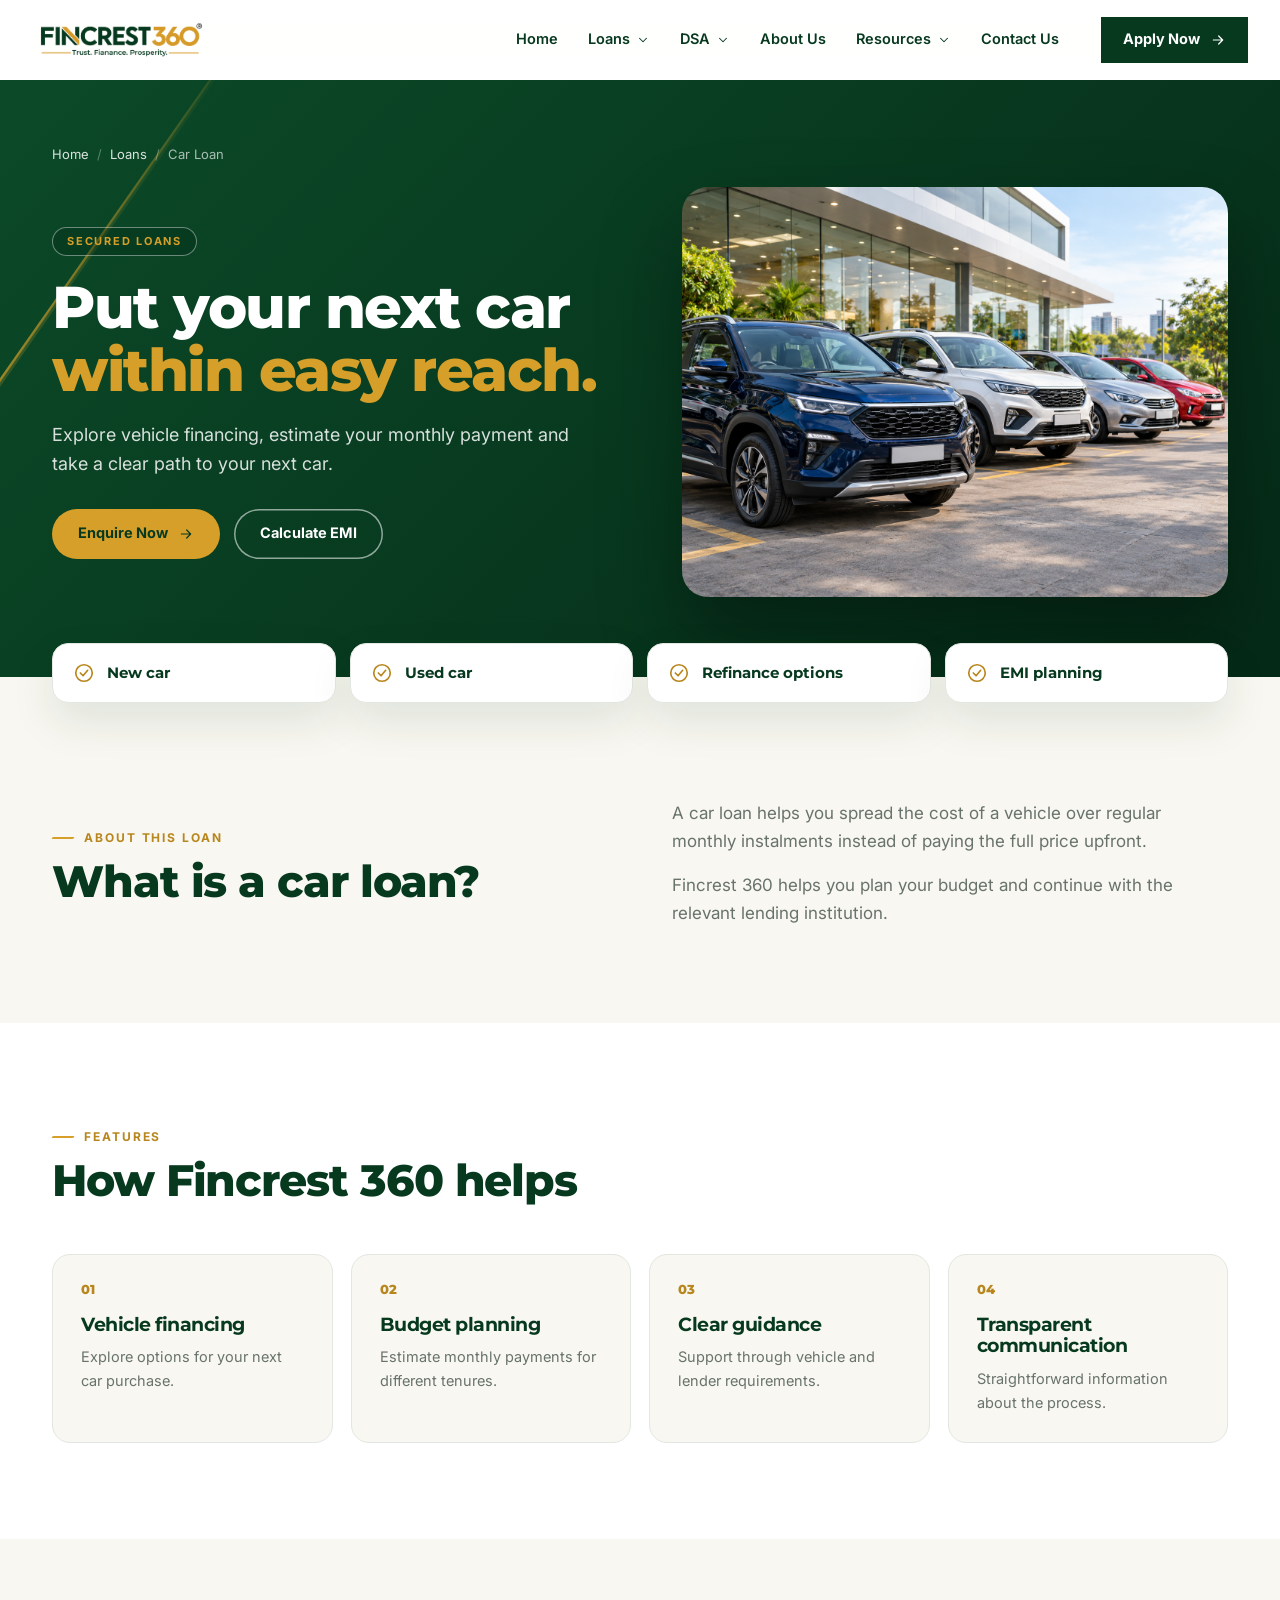
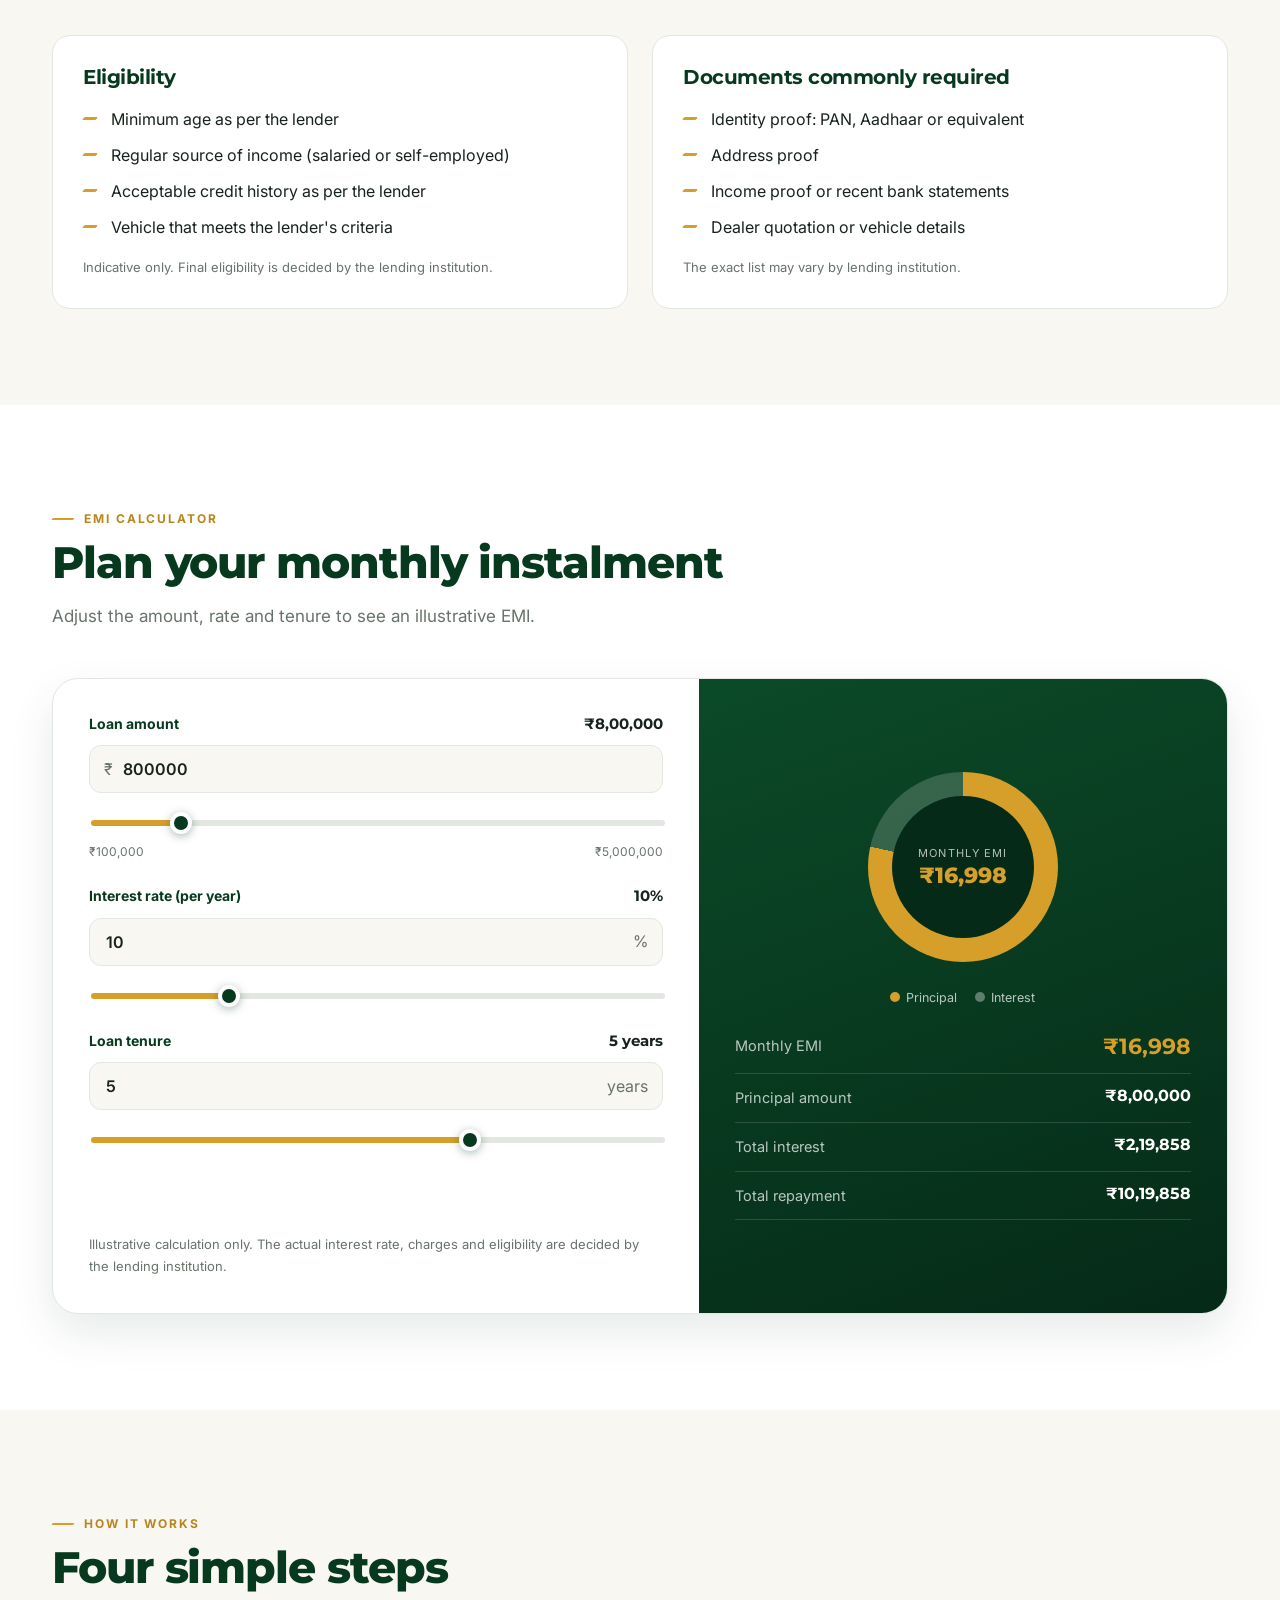
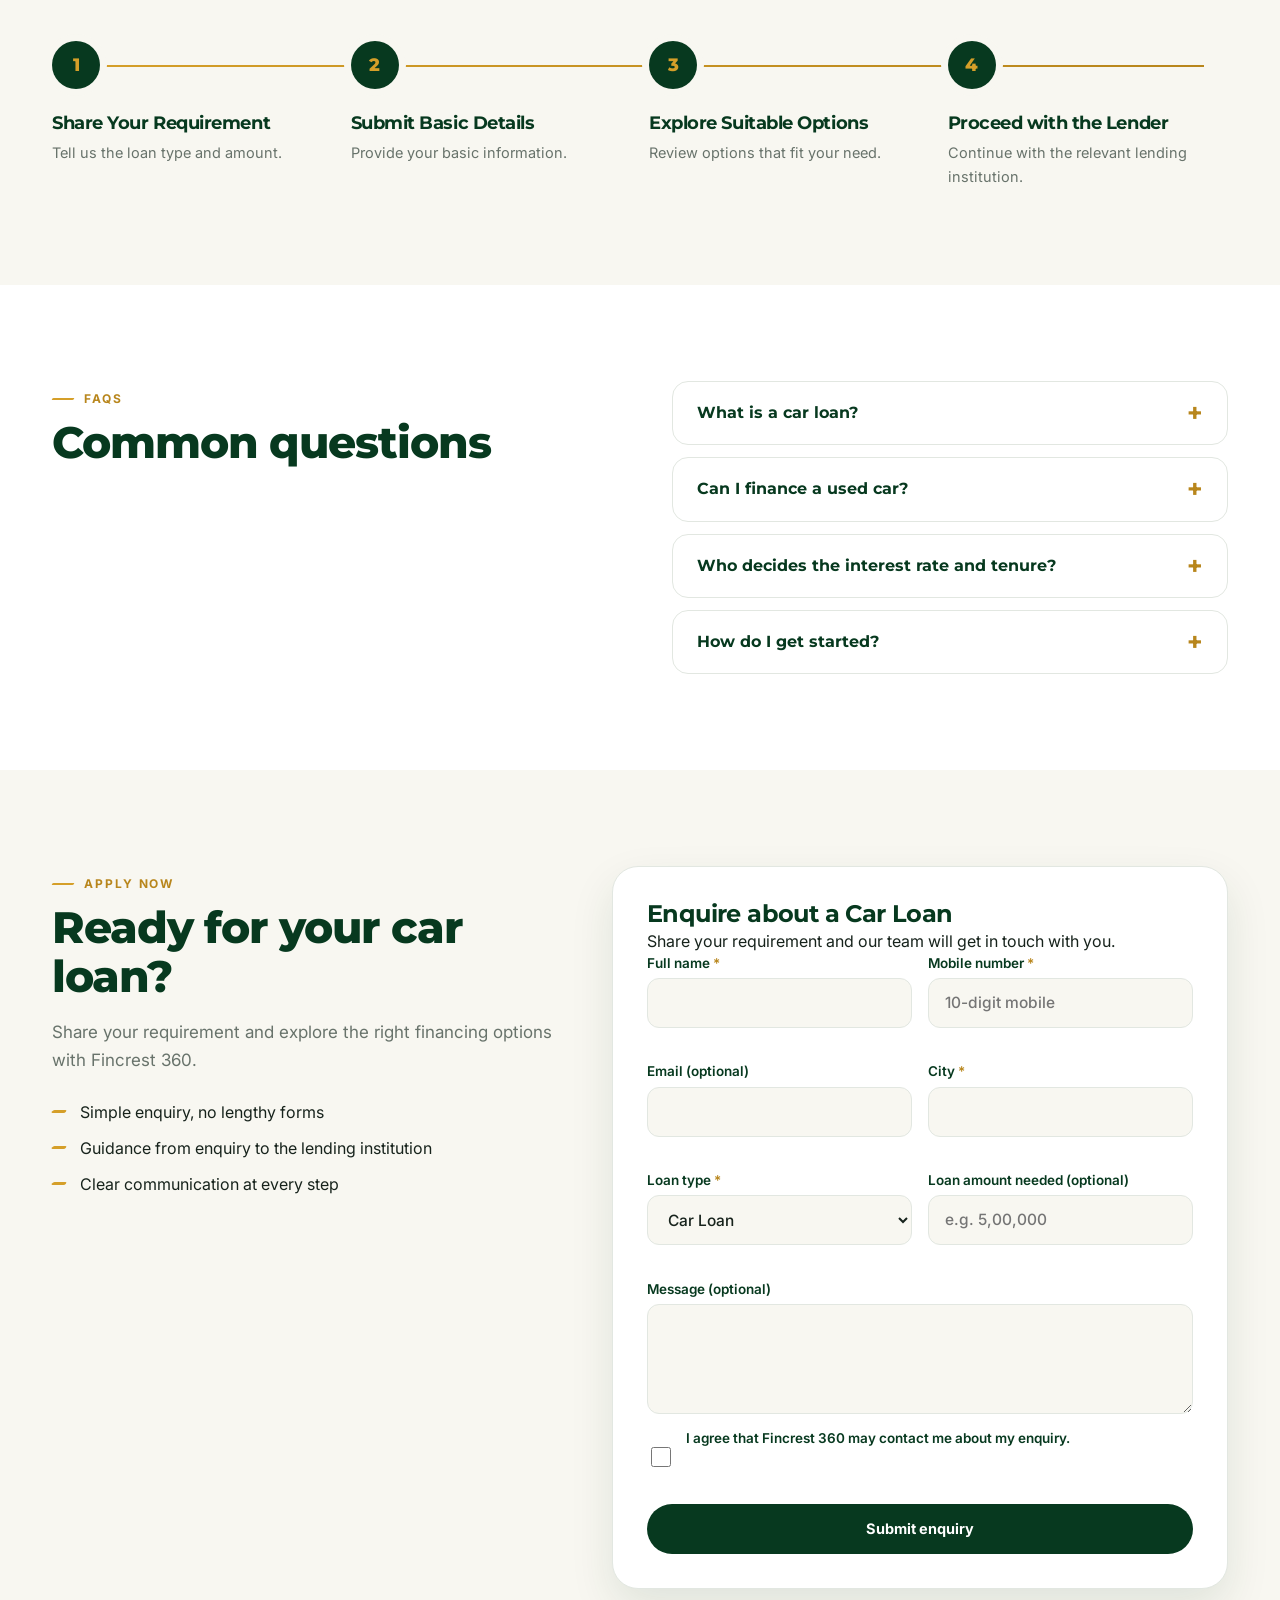
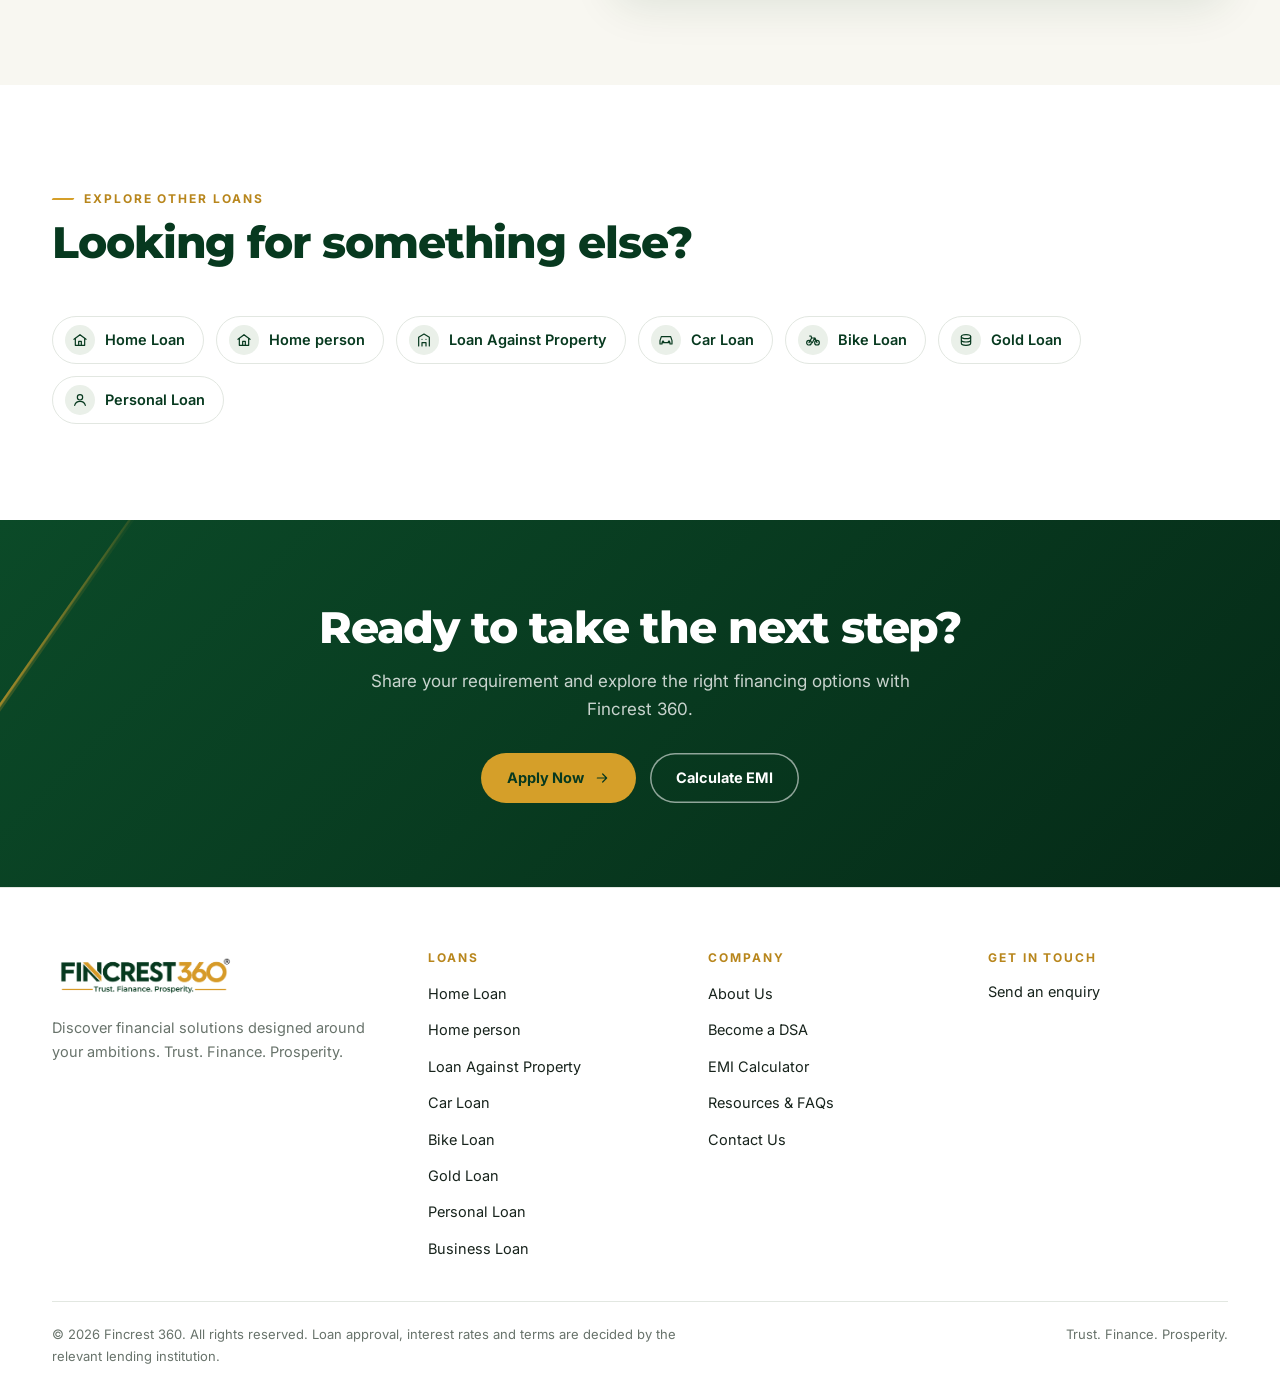
<file: fincrest-html/loans/car-loan.html>
<!doctype html>
<html lang="en" class="no-js">
<head>
<meta charset="utf-8">
<meta name="viewport" content="width=device-width, initial-scale=1">
<title>Car Loan | Fincrest 360</title>
<meta name="description" content="Explore vehicle financing, estimate your monthly payment and take a clear path to your next car. Explore car loan options with Fincrest 360.">
<meta name="theme-color" content="#07391f">
<meta property="og:type" content="website">
<meta property="og:site_name" content="Fincrest 360">
<meta property="og:title" content="Car Loan | Fincrest 360">
<meta property="og:description" content="Explore vehicle financing, estimate your monthly payment and take a clear path to your next car. Explore car loan options with Fincrest 360.">
<meta property="og:image" content="../assets/img/hero-1.jpg">
<link rel="icon" type="image/svg+xml" href="../assets/img/favicon.svg">
<link rel="preconnect" href="https://fonts.googleapis.com">
<link rel="preconnect" href="https://fonts.gstatic.com" crossorigin>
<link rel="stylesheet" href="https://fonts.googleapis.com/css2?family=Inter:wght@400;500;600;700&amp;family=Montserrat:wght@600;700;800&amp;display=swap">
<link rel="stylesheet" href="../assets/css/base.css">
<link rel="stylesheet" href="../assets/css/layout.css">
<link rel="stylesheet" href="../assets/css/components.css">
<link rel="stylesheet" href="../assets/css/pages.css">
</head>
<body>
<a class="skip-link" href="#main">Skip to content</a>

<header class="site-header" id="site-header">
  <div class="header-bar">
    <a class="brand" href="../index.html" aria-label="Fincrest 360 home">
      <img src="../assets/img/fincrest360-logo.png" width="171" height="44" alt="Fincrest 360 — Trust. Finance. Prosperity.">
    </a>

    <nav class="main-nav" aria-label="Primary">
      <ul class="nav-list">
        <li class="nav-item"><a class="nav-link" href="../index.html">Home</a></li>

        <li class="nav-item" data-menu>
          <button class="nav-link" type="button" aria-expanded="false" aria-controls="menu-loans">Loans <span class="chev"><svg viewBox="0 0 24 24" fill="none" stroke="currentColor" stroke-width="1.8" stroke-width="2.3" stroke-linecap="round" stroke-linejoin="round" aria-hidden="true"><path d="M6 9l6 6 6-6"/></svg></span></button>
          <div class="mega" id="menu-loans">
            <div class="mega-card">
                              <div class="mega-col">
                  <p class="mega-title">Secured Loans</p>
                  <ul class="menu-list">
                    <li><a class="menu-item" href="../loans/home-loan.html"><span class="menu-ico"><svg viewBox="0 0 24 24" fill="none" stroke="currentColor" stroke-width="1.8" stroke-linecap="round" stroke-linejoin="round" aria-hidden="true"><path d="M3 11l9-7 9 7"/><path d="M5 10v10h14V10"/><path d="M10 20v-6h4v6"/></svg></span><span class="menu-text"><strong>Home Loan</strong><span>Financing solutions for your home ownership journey.</span></span><span class="menu-arrow"><svg viewBox="0 0 24 24" fill="none" stroke="currentColor" stroke-width="1.8" stroke-width="2.3" stroke-linecap="round" stroke-linejoin="round" aria-hidden="true"><path d="M5 12h14M13 6l6 6-6 6"/></svg></span></a></li><li><a class="menu-item" href="../loans/home-loan.html"><span class="menu-ico"><svg viewBox="0 0 24 24" fill="none" stroke="currentColor" stroke-width="1.8" stroke-linecap="round" stroke-linejoin="round" aria-hidden="true"><path d="M3 11l9-7 9 7"/><path d="M5 10v10h14V10"/><path d="M10 20v-6h4v6"/></svg></span><span class="menu-text"><strong>Home person</strong><span>Financing solutions for your home ownership journey.</span></span><span class="menu-arrow"><svg viewBox="0 0 24 24" fill="none" stroke="currentColor" stroke-width="1.8" stroke-width="2.3" stroke-linecap="round" stroke-linejoin="round" aria-hidden="true"><path d="M5 12h14M13 6l6 6-6 6"/></svg></span></a></li><li><a class="menu-item" href="../loans/loan-against-property.html"><span class="menu-ico"><svg viewBox="0 0 24 24" fill="none" stroke="currentColor" stroke-width="1.8" stroke-linecap="round" stroke-linejoin="round" aria-hidden="true"><path d="M4 21V8l8-5 8 5v13"/><path d="M9 21v-5h6v5M9 11h.01M15 11h.01"/></svg></span><span class="menu-text"><strong>Loan Against Property</strong><span>Unlock the financial potential of your property.</span></span><span class="menu-arrow"><svg viewBox="0 0 24 24" fill="none" stroke="currentColor" stroke-width="1.8" stroke-width="2.3" stroke-linecap="round" stroke-linejoin="round" aria-hidden="true"><path d="M5 12h14M13 6l6 6-6 6"/></svg></span></a></li><li><a class="menu-item" href="../loans/car-loan.html"><span class="menu-ico"><svg viewBox="0 0 24 24" fill="none" stroke="currentColor" stroke-width="1.8" stroke-linecap="round" stroke-linejoin="round" aria-hidden="true"><path d="M3 13l2-6h14l2 6v5h-3v-2H6v2H3z"/><circle cx="7.5" cy="14.5" r="1"/><circle cx="16.5" cy="14.5" r="1"/></svg></span><span class="menu-text"><strong>Car Loan</strong><span>Make your next vehicle purchase easier.</span></span><span class="menu-arrow"><svg viewBox="0 0 24 24" fill="none" stroke="currentColor" stroke-width="1.8" stroke-width="2.3" stroke-linecap="round" stroke-linejoin="round" aria-hidden="true"><path d="M5 12h14M13 6l6 6-6 6"/></svg></span></a></li><li><a class="menu-item" href="../loans/bike-loan.html"><span class="menu-ico"><svg viewBox="0 0 24 24" fill="none" stroke="currentColor" stroke-width="1.8" stroke-linecap="round" stroke-linejoin="round" aria-hidden="true"><circle cx="6" cy="16" r="3.5"/><circle cx="18" cy="16" r="3.5"/><path d="M6 16l4-7h5l3 7M10 9L9 6H7M14.5 9L11 16"/></svg></span><span class="menu-text"><strong>Bike Loan</strong><span>Ride home your two-wheeler with simple financing.</span></span><span class="menu-arrow"><svg viewBox="0 0 24 24" fill="none" stroke="currentColor" stroke-width="1.8" stroke-width="2.3" stroke-linecap="round" stroke-linejoin="round" aria-hidden="true"><path d="M5 12h14M13 6l6 6-6 6"/></svg></span></a></li><li><a class="menu-item" href="../loans/gold-loan.html"><span class="menu-ico"><svg viewBox="0 0 24 24" fill="none" stroke="currentColor" stroke-width="1.8" stroke-linecap="round" stroke-linejoin="round" aria-hidden="true"><ellipse cx="12" cy="7" rx="7" ry="3"/><path d="M5 7v5c0 1.7 3.1 3 7 3s7-1.3 7-3V7M5 12v5c0 1.7 3.1 3 7 3s7-1.3 7-3v-5"/></svg></span><span class="menu-text"><strong>Gold Loan</strong><span>Quick financial support against your gold.</span></span><span class="menu-arrow"><svg viewBox="0 0 24 24" fill="none" stroke="currentColor" stroke-width="1.8" stroke-width="2.3" stroke-linecap="round" stroke-linejoin="round" aria-hidden="true"><path d="M5 12h14M13 6l6 6-6 6"/></svg></span></a></li>                  </ul>
                </div>
                              <div class="mega-col">
                  <p class="mega-title">Unsecured Loans</p>
                  <ul class="menu-list">
                    <li><a class="menu-item" href="../loans/personal-loan.html"><span class="menu-ico"><svg viewBox="0 0 24 24" fill="none" stroke="currentColor" stroke-width="1.8" stroke-linecap="round" stroke-linejoin="round" aria-hidden="true"><circle cx="12" cy="8" r="4"/><path d="M4 20c1-4 4-6 8-6s7 2 8 6"/></svg></span><span class="menu-text"><strong>Personal Loan</strong><span>Financial support for your personal needs.</span></span><span class="menu-arrow"><svg viewBox="0 0 24 24" fill="none" stroke="currentColor" stroke-width="1.8" stroke-width="2.3" stroke-linecap="round" stroke-linejoin="round" aria-hidden="true"><path d="M5 12h14M13 6l6 6-6 6"/></svg></span></a></li><li><a class="menu-item" href="../loans/business-loan.html"><span class="menu-ico"><svg viewBox="0 0 24 24" fill="none" stroke="currentColor" stroke-width="1.8" stroke-linecap="round" stroke-linejoin="round" aria-hidden="true"><rect x="3" y="7" width="18" height="13" rx="2"/><path d="M9 7V5a1 1 0 011-1h4a1 1 0 011 1v2M3 13h18"/></svg></span><span class="menu-text"><strong>Business Loan</strong><span>Finance for business growth and expansion.</span></span><span class="menu-arrow"><svg viewBox="0 0 24 24" fill="none" stroke="currentColor" stroke-width="1.8" stroke-width="2.3" stroke-linecap="round" stroke-linejoin="round" aria-hidden="true"><path d="M5 12h14M13 6l6 6-6 6"/></svg></span></a></li>                  </ul>
                </div>
                            <aside class="mega-promo">
                <small>Fincrest 360</small>
                <h3>Not sure which loan fits you?</h3>
                <p>Share your requirement and we will help you explore suitable options.</p>
                <div class="promo-links"><a href="../contact.html">Talk to us</a><a href="../calculators.html">Calculate EMI</a></div>
              </aside>
            </div>
          </div>
        </li>

        <li class="nav-item nav-item--rel" data-menu>
          <button class="nav-link" type="button" aria-expanded="false" aria-controls="menu-dsa">DSA <span class="chev"><svg viewBox="0 0 24 24" fill="none" stroke="currentColor" stroke-width="1.8" stroke-width="2.3" stroke-linecap="round" stroke-linejoin="round" aria-hidden="true"><path d="M6 9l6 6 6-6"/></svg></span></button>
          <div class="mega mega--simple" id="menu-dsa"><div class="mega-card"><ul class="menu-list">
            <li><a class="menu-item" href="../dsa.html"><span class="menu-ico"><svg viewBox="0 0 24 24" fill="none" stroke="currentColor" stroke-width="1.8" stroke-linecap="round" stroke-linejoin="round" aria-hidden="true"><path d="M3 12l4-4 4 2 3-2 4 3 3-1"/><path d="M7 8l-4 4 6 6 2-1 2 1 4-4"/></svg></span><span class="menu-text"><strong>Become a DSA</strong><span>Partner with Fincrest 360 as a Direct Selling Agent.</span></span><span class="menu-arrow"><svg viewBox="0 0 24 24" fill="none" stroke="currentColor" stroke-width="1.8" stroke-width="2.3" stroke-linecap="round" stroke-linejoin="round" aria-hidden="true"><path d="M5 12h14M13 6l6 6-6 6"/></svg></span></a></li><li><a class="menu-item" href="../dsa.html#process"><span class="menu-ico"><svg viewBox="0 0 24 24" fill="none" stroke="currentColor" stroke-width="1.8" stroke-linecap="round" stroke-linejoin="round" aria-hidden="true"><path d="M7 3h7l4 4v14H7z"/><path d="M14 3v4h4M10 12h5M10 16h5"/></svg></span><span class="menu-text"><strong>How it works</strong><span>The steps from enquiry to onboarding.</span></span><span class="menu-arrow"><svg viewBox="0 0 24 24" fill="none" stroke="currentColor" stroke-width="1.8" stroke-width="2.3" stroke-linecap="round" stroke-linejoin="round" aria-hidden="true"><path d="M5 12h14M13 6l6 6-6 6"/></svg></span></a></li><li><a class="menu-item" href="../dsa.html#enquire"><span class="menu-ico"><svg viewBox="0 0 24 24" fill="none" stroke="currentColor" stroke-width="1.8" stroke-linecap="round" stroke-linejoin="round" aria-hidden="true"><circle cx="12" cy="12" r="9"/><path d="M9.5 9.5a2.5 2.5 0 115 .5c0 1.5-2.5 2-2.5 3.5M12 17h.01"/></svg></span><span class="menu-text"><strong>DSA enquiry</strong><span>Tell us about yourself and we will get in touch.</span></span><span class="menu-arrow"><svg viewBox="0 0 24 24" fill="none" stroke="currentColor" stroke-width="1.8" stroke-width="2.3" stroke-linecap="round" stroke-linejoin="round" aria-hidden="true"><path d="M5 12h14M13 6l6 6-6 6"/></svg></span></a></li>          </ul></div></div>
        </li>

        <li class="nav-item"><a class="nav-link" href="../about.html">About Us</a></li>

        <li class="nav-item nav-item--rel" data-menu>
          <button class="nav-link" type="button" aria-expanded="false" aria-controls="menu-res">Resources <span class="chev"><svg viewBox="0 0 24 24" fill="none" stroke="currentColor" stroke-width="1.8" stroke-width="2.3" stroke-linecap="round" stroke-linejoin="round" aria-hidden="true"><path d="M6 9l6 6 6-6"/></svg></span></button>
          <div class="mega mega--simple" id="menu-res"><div class="mega-card"><ul class="menu-list">
            <li><a class="menu-item" href="../calculators.html"><span class="menu-ico"><svg viewBox="0 0 24 24" fill="none" stroke="currentColor" stroke-width="1.8" stroke-linecap="round" stroke-linejoin="round" aria-hidden="true"><rect x="5" y="3" width="14" height="18" rx="2"/><path d="M8 7h8M8 12h.01M12 12h.01M16 12h.01M8 16h.01M12 16h.01M16 16h.01"/></svg></span><span class="menu-text"><strong>EMI Calculator</strong><span>Plan your monthly repayments.</span></span><span class="menu-arrow"><svg viewBox="0 0 24 24" fill="none" stroke="currentColor" stroke-width="1.8" stroke-width="2.3" stroke-linecap="round" stroke-linejoin="round" aria-hidden="true"><path d="M5 12h14M13 6l6 6-6 6"/></svg></span></a></li><li><a class="menu-item" href="../resources.html#faqs"><span class="menu-ico"><svg viewBox="0 0 24 24" fill="none" stroke="currentColor" stroke-width="1.8" stroke-linecap="round" stroke-linejoin="round" aria-hidden="true"><circle cx="12" cy="12" r="9"/><path d="M9.5 9.5a2.5 2.5 0 115 .5c0 1.5-2.5 2-2.5 3.5M12 17h.01"/></svg></span><span class="menu-text"><strong>FAQs</strong><span>Answers to common loan questions.</span></span><span class="menu-arrow"><svg viewBox="0 0 24 24" fill="none" stroke="currentColor" stroke-width="1.8" stroke-width="2.3" stroke-linecap="round" stroke-linejoin="round" aria-hidden="true"><path d="M5 12h14M13 6l6 6-6 6"/></svg></span></a></li><li><a class="menu-item" href="../resources.html#documents"><span class="menu-ico"><svg viewBox="0 0 24 24" fill="none" stroke="currentColor" stroke-width="1.8" stroke-linecap="round" stroke-linejoin="round" aria-hidden="true"><path d="M7 3h7l4 4v14H7z"/><path d="M14 3v4h4M10 12h5M10 16h5"/></svg></span><span class="menu-text"><strong>Document checklist</strong><span>What lenders commonly ask for.</span></span><span class="menu-arrow"><svg viewBox="0 0 24 24" fill="none" stroke="currentColor" stroke-width="1.8" stroke-width="2.3" stroke-linecap="round" stroke-linejoin="round" aria-hidden="true"><path d="M5 12h14M13 6l6 6-6 6"/></svg></span></a></li>          </ul></div></div>
        </li>

        <li class="nav-item"><a class="nav-link" href="../contact.html">Contact Us</a></li>
      </ul>
    </nav>

    <a class="btn header-cta bla" href="../contact.html#enquire">Apply Now <svg viewBox="0 0 24 24" fill="none" stroke="currentColor" stroke-width="1.8" stroke-width="2.3" stroke-linecap="round" stroke-linejoin="round" aria-hidden="true"><path d="M5 12h14M13 6l6 6-6 6"/></svg></a>
    <button class="burger" type="button" aria-label="Open menu" aria-expanded="false" aria-controls="mobile-menu"><span></span></button>
  </div>
</header>

<div class="mobile-menu" id="mobile-menu">
  <div class="m-item"><a class="m-link" href="../index.html">Home</a></div>
  <div class="m-item">
    <button class="m-link" type="button" aria-expanded="false">Loans <span class="chev"><svg viewBox="0 0 24 24" fill="none" stroke="currentColor" stroke-width="1.8" stroke-width="2.3" stroke-linecap="round" stroke-linejoin="round" aria-hidden="true"><path d="M6 9l6 6 6-6"/></svg></span></button>
    <div class="m-sub"><div>
              <p class="m-group">Secured Loans</p>
        <ul class="menu-list"><li><a class="menu-item" href="../loans/home-loan.html"><span class="menu-ico"><svg viewBox="0 0 24 24" fill="none" stroke="currentColor" stroke-width="1.8" stroke-linecap="round" stroke-linejoin="round" aria-hidden="true"><path d="M3 11l9-7 9 7"/><path d="M5 10v10h14V10"/><path d="M10 20v-6h4v6"/></svg></span><span class="menu-text"><strong>Home Loan</strong><span>Financing solutions for your home ownership journey.</span></span><span class="menu-arrow"><svg viewBox="0 0 24 24" fill="none" stroke="currentColor" stroke-width="1.8" stroke-width="2.3" stroke-linecap="round" stroke-linejoin="round" aria-hidden="true"><path d="M5 12h14M13 6l6 6-6 6"/></svg></span></a></li><li><a class="menu-item" href="../loans/home-loan.html"><span class="menu-ico"><svg viewBox="0 0 24 24" fill="none" stroke="currentColor" stroke-width="1.8" stroke-linecap="round" stroke-linejoin="round" aria-hidden="true"><path d="M3 11l9-7 9 7"/><path d="M5 10v10h14V10"/><path d="M10 20v-6h4v6"/></svg></span><span class="menu-text"><strong>Home person</strong><span>Financing solutions for your home ownership journey.</span></span><span class="menu-arrow"><svg viewBox="0 0 24 24" fill="none" stroke="currentColor" stroke-width="1.8" stroke-width="2.3" stroke-linecap="round" stroke-linejoin="round" aria-hidden="true"><path d="M5 12h14M13 6l6 6-6 6"/></svg></span></a></li><li><a class="menu-item" href="../loans/loan-against-property.html"><span class="menu-ico"><svg viewBox="0 0 24 24" fill="none" stroke="currentColor" stroke-width="1.8" stroke-linecap="round" stroke-linejoin="round" aria-hidden="true"><path d="M4 21V8l8-5 8 5v13"/><path d="M9 21v-5h6v5M9 11h.01M15 11h.01"/></svg></span><span class="menu-text"><strong>Loan Against Property</strong><span>Unlock the financial potential of your property.</span></span><span class="menu-arrow"><svg viewBox="0 0 24 24" fill="none" stroke="currentColor" stroke-width="1.8" stroke-width="2.3" stroke-linecap="round" stroke-linejoin="round" aria-hidden="true"><path d="M5 12h14M13 6l6 6-6 6"/></svg></span></a></li><li><a class="menu-item" href="../loans/car-loan.html"><span class="menu-ico"><svg viewBox="0 0 24 24" fill="none" stroke="currentColor" stroke-width="1.8" stroke-linecap="round" stroke-linejoin="round" aria-hidden="true"><path d="M3 13l2-6h14l2 6v5h-3v-2H6v2H3z"/><circle cx="7.5" cy="14.5" r="1"/><circle cx="16.5" cy="14.5" r="1"/></svg></span><span class="menu-text"><strong>Car Loan</strong><span>Make your next vehicle purchase easier.</span></span><span class="menu-arrow"><svg viewBox="0 0 24 24" fill="none" stroke="currentColor" stroke-width="1.8" stroke-width="2.3" stroke-linecap="round" stroke-linejoin="round" aria-hidden="true"><path d="M5 12h14M13 6l6 6-6 6"/></svg></span></a></li><li><a class="menu-item" href="../loans/bike-loan.html"><span class="menu-ico"><svg viewBox="0 0 24 24" fill="none" stroke="currentColor" stroke-width="1.8" stroke-linecap="round" stroke-linejoin="round" aria-hidden="true"><circle cx="6" cy="16" r="3.5"/><circle cx="18" cy="16" r="3.5"/><path d="M6 16l4-7h5l3 7M10 9L9 6H7M14.5 9L11 16"/></svg></span><span class="menu-text"><strong>Bike Loan</strong><span>Ride home your two-wheeler with simple financing.</span></span><span class="menu-arrow"><svg viewBox="0 0 24 24" fill="none" stroke="currentColor" stroke-width="1.8" stroke-width="2.3" stroke-linecap="round" stroke-linejoin="round" aria-hidden="true"><path d="M5 12h14M13 6l6 6-6 6"/></svg></span></a></li><li><a class="menu-item" href="../loans/gold-loan.html"><span class="menu-ico"><svg viewBox="0 0 24 24" fill="none" stroke="currentColor" stroke-width="1.8" stroke-linecap="round" stroke-linejoin="round" aria-hidden="true"><ellipse cx="12" cy="7" rx="7" ry="3"/><path d="M5 7v5c0 1.7 3.1 3 7 3s7-1.3 7-3V7M5 12v5c0 1.7 3.1 3 7 3s7-1.3 7-3v-5"/></svg></span><span class="menu-text"><strong>Gold Loan</strong><span>Quick financial support against your gold.</span></span><span class="menu-arrow"><svg viewBox="0 0 24 24" fill="none" stroke="currentColor" stroke-width="1.8" stroke-width="2.3" stroke-linecap="round" stroke-linejoin="round" aria-hidden="true"><path d="M5 12h14M13 6l6 6-6 6"/></svg></span></a></li></ul>
              <p class="m-group">Unsecured Loans</p>
        <ul class="menu-list"><li><a class="menu-item" href="../loans/personal-loan.html"><span class="menu-ico"><svg viewBox="0 0 24 24" fill="none" stroke="currentColor" stroke-width="1.8" stroke-linecap="round" stroke-linejoin="round" aria-hidden="true"><circle cx="12" cy="8" r="4"/><path d="M4 20c1-4 4-6 8-6s7 2 8 6"/></svg></span><span class="menu-text"><strong>Personal Loan</strong><span>Financial support for your personal needs.</span></span><span class="menu-arrow"><svg viewBox="0 0 24 24" fill="none" stroke="currentColor" stroke-width="1.8" stroke-width="2.3" stroke-linecap="round" stroke-linejoin="round" aria-hidden="true"><path d="M5 12h14M13 6l6 6-6 6"/></svg></span></a></li><li><a class="menu-item" href="../loans/business-loan.html"><span class="menu-ico"><svg viewBox="0 0 24 24" fill="none" stroke="currentColor" stroke-width="1.8" stroke-linecap="round" stroke-linejoin="round" aria-hidden="true"><rect x="3" y="7" width="18" height="13" rx="2"/><path d="M9 7V5a1 1 0 011-1h4a1 1 0 011 1v2M3 13h18"/></svg></span><span class="menu-text"><strong>Business Loan</strong><span>Finance for business growth and expansion.</span></span><span class="menu-arrow"><svg viewBox="0 0 24 24" fill="none" stroke="currentColor" stroke-width="1.8" stroke-width="2.3" stroke-linecap="round" stroke-linejoin="round" aria-hidden="true"><path d="M5 12h14M13 6l6 6-6 6"/></svg></span></a></li></ul>
          </div></div>
  </div>
  <div class="m-item">
    <button class="m-link" type="button" aria-expanded="false">DSA <span class="chev"><svg viewBox="0 0 24 24" fill="none" stroke="currentColor" stroke-width="1.8" stroke-width="2.3" stroke-linecap="round" stroke-linejoin="round" aria-hidden="true"><path d="M6 9l6 6 6-6"/></svg></span></button>
    <div class="m-sub"><div><ul class="menu-list"><li><a class="menu-item" href="../dsa.html"><span class="menu-ico"><svg viewBox="0 0 24 24" fill="none" stroke="currentColor" stroke-width="1.8" stroke-linecap="round" stroke-linejoin="round" aria-hidden="true"><path d="M3 12l4-4 4 2 3-2 4 3 3-1"/><path d="M7 8l-4 4 6 6 2-1 2 1 4-4"/></svg></span><span class="menu-text"><strong>Become a DSA</strong><span>Partner with Fincrest 360 as a Direct Selling Agent.</span></span><span class="menu-arrow"><svg viewBox="0 0 24 24" fill="none" stroke="currentColor" stroke-width="1.8" stroke-width="2.3" stroke-linecap="round" stroke-linejoin="round" aria-hidden="true"><path d="M5 12h14M13 6l6 6-6 6"/></svg></span></a></li><li><a class="menu-item" href="../dsa.html#process"><span class="menu-ico"><svg viewBox="0 0 24 24" fill="none" stroke="currentColor" stroke-width="1.8" stroke-linecap="round" stroke-linejoin="round" aria-hidden="true"><path d="M7 3h7l4 4v14H7z"/><path d="M14 3v4h4M10 12h5M10 16h5"/></svg></span><span class="menu-text"><strong>How it works</strong><span>The steps from enquiry to onboarding.</span></span><span class="menu-arrow"><svg viewBox="0 0 24 24" fill="none" stroke="currentColor" stroke-width="1.8" stroke-width="2.3" stroke-linecap="round" stroke-linejoin="round" aria-hidden="true"><path d="M5 12h14M13 6l6 6-6 6"/></svg></span></a></li><li><a class="menu-item" href="../dsa.html#enquire"><span class="menu-ico"><svg viewBox="0 0 24 24" fill="none" stroke="currentColor" stroke-width="1.8" stroke-linecap="round" stroke-linejoin="round" aria-hidden="true"><circle cx="12" cy="12" r="9"/><path d="M9.5 9.5a2.5 2.5 0 115 .5c0 1.5-2.5 2-2.5 3.5M12 17h.01"/></svg></span><span class="menu-text"><strong>DSA enquiry</strong><span>Tell us about yourself and we will get in touch.</span></span><span class="menu-arrow"><svg viewBox="0 0 24 24" fill="none" stroke="currentColor" stroke-width="1.8" stroke-width="2.3" stroke-linecap="round" stroke-linejoin="round" aria-hidden="true"><path d="M5 12h14M13 6l6 6-6 6"/></svg></span></a></li></ul></div></div>
  </div>
  <div class="m-item"><a class="m-link" href="../about.html">About Us</a></div>
  <div class="m-item">
    <button class="m-link" type="button" aria-expanded="false">Resources <span class="chev"><svg viewBox="0 0 24 24" fill="none" stroke="currentColor" stroke-width="1.8" stroke-width="2.3" stroke-linecap="round" stroke-linejoin="round" aria-hidden="true"><path d="M6 9l6 6 6-6"/></svg></span></button>
    <div class="m-sub"><div><ul class="menu-list"><li><a class="menu-item" href="../calculators.html"><span class="menu-ico"><svg viewBox="0 0 24 24" fill="none" stroke="currentColor" stroke-width="1.8" stroke-linecap="round" stroke-linejoin="round" aria-hidden="true"><rect x="5" y="3" width="14" height="18" rx="2"/><path d="M8 7h8M8 12h.01M12 12h.01M16 12h.01M8 16h.01M12 16h.01M16 16h.01"/></svg></span><span class="menu-text"><strong>EMI Calculator</strong><span>Plan your monthly repayments.</span></span><span class="menu-arrow"><svg viewBox="0 0 24 24" fill="none" stroke="currentColor" stroke-width="1.8" stroke-width="2.3" stroke-linecap="round" stroke-linejoin="round" aria-hidden="true"><path d="M5 12h14M13 6l6 6-6 6"/></svg></span></a></li><li><a class="menu-item" href="../resources.html#faqs"><span class="menu-ico"><svg viewBox="0 0 24 24" fill="none" stroke="currentColor" stroke-width="1.8" stroke-linecap="round" stroke-linejoin="round" aria-hidden="true"><circle cx="12" cy="12" r="9"/><path d="M9.5 9.5a2.5 2.5 0 115 .5c0 1.5-2.5 2-2.5 3.5M12 17h.01"/></svg></span><span class="menu-text"><strong>FAQs</strong><span>Answers to common loan questions.</span></span><span class="menu-arrow"><svg viewBox="0 0 24 24" fill="none" stroke="currentColor" stroke-width="1.8" stroke-width="2.3" stroke-linecap="round" stroke-linejoin="round" aria-hidden="true"><path d="M5 12h14M13 6l6 6-6 6"/></svg></span></a></li><li><a class="menu-item" href="../resources.html#documents"><span class="menu-ico"><svg viewBox="0 0 24 24" fill="none" stroke="currentColor" stroke-width="1.8" stroke-linecap="round" stroke-linejoin="round" aria-hidden="true"><path d="M7 3h7l4 4v14H7z"/><path d="M14 3v4h4M10 12h5M10 16h5"/></svg></span><span class="menu-text"><strong>Document checklist</strong><span>What lenders commonly ask for.</span></span><span class="menu-arrow"><svg viewBox="0 0 24 24" fill="none" stroke="currentColor" stroke-width="1.8" stroke-width="2.3" stroke-linecap="round" stroke-linejoin="round" aria-hidden="true"><path d="M5 12h14M13 6l6 6-6 6"/></svg></span></a></li></ul></div></div>
  </div>
  <div class="m-item"><a class="m-link" href="../contact.html">Contact Us</a></div>
  <a class="btn btn--block m-cta" href="../contact.html#enquire">Apply Now <svg viewBox="0 0 24 24" fill="none" stroke="currentColor" stroke-width="1.8" stroke-width="2.3" stroke-linecap="round" stroke-linejoin="round" aria-hidden="true"><path d="M5 12h14M13 6l6 6-6 6"/></svg></a>
</div>

<main id="main">

<!-- ============================================================================== -->
<!-- SECTION 1: HERO BANNER & BREADCRUMBS                                          -->
<!-- Displays the loan title, lead text, action buttons and product photo           -->
<!-- Image source: assets/img/photos/{loan['img']}                                 -->
<!-- ============================================================================== -->
<section class="page-hero">
  <div class="hero-lines" aria-hidden="true"><i></i><i></i><i></i></div>
  <div class="container">
    <ol class="breadcrumb">
      <li><a href="../index.html">Home</a></li>
      <li><a href="../index.html#loans">Loans</a></li>
      <li aria-current="page">Car Loan</li>
    </ol>
    <div class="page-hero-grid">
      <!-- Left: Headline & CTA actions -->
      <div>
        <span class="slide-kicker">Secured Loans</span>
        <h1>Put your next car <em>within easy reach.</em></h1>
        <p class="page-lead">Explore vehicle financing, estimate your monthly payment and take a clear path to your next car.</p>
        <div class="page-actions">
          <a class="btn btn--gold" href="#enquire">Enquire Now <svg viewBox="0 0 24 24" fill="none" stroke="currentColor" stroke-width="1.8" stroke-width="2.3" stroke-linecap="round" stroke-linejoin="round" aria-hidden="true"><path d="M5 12h14M13 6l6 6-6 6"/></svg></a>
          <a class="btn btn--ghost" href="#emi">Calculate EMI</a>
        </div>
      </div>
      <!-- Right: Main Hero Image for this loan product -->
      <div class="page-media">
        <img src="../assets/img/photos/car.png" width="1200" height="900" alt="Car Loan" fetchpriority="high">
      </div>
    </div>
  </div>
</section>

<!-- ============================================================================== -->
<!-- SECTION 2: QUICK HIGHLIGHTS RIBBON                                            -->
<!-- Data source: $content['highlights'] from includes/loan-content.php            -->
<!-- ============================================================================== -->
<section class="highlights">
  <div class="container">
    <div class="highlight-row">
              <div class="highlight reveal">
          <svg viewBox="0 0 24 24" fill="none" stroke="currentColor" stroke-width="1.8" stroke-linecap="round" stroke-linejoin="round" aria-hidden="true"><circle cx="12" cy="12" r="9"/><path d="M8 12l3 3 5-6"/></svg>New car        </div>
              <div class="highlight reveal">
          <svg viewBox="0 0 24 24" fill="none" stroke="currentColor" stroke-width="1.8" stroke-linecap="round" stroke-linejoin="round" aria-hidden="true"><circle cx="12" cy="12" r="9"/><path d="M8 12l3 3 5-6"/></svg>Used car        </div>
              <div class="highlight reveal">
          <svg viewBox="0 0 24 24" fill="none" stroke="currentColor" stroke-width="1.8" stroke-linecap="round" stroke-linejoin="round" aria-hidden="true"><circle cx="12" cy="12" r="9"/><path d="M8 12l3 3 5-6"/></svg>Refinance options        </div>
              <div class="highlight reveal">
          <svg viewBox="0 0 24 24" fill="none" stroke="currentColor" stroke-width="1.8" stroke-linecap="round" stroke-linejoin="round" aria-hidden="true"><circle cx="12" cy="12" r="9"/><path d="M8 12l3 3 5-6"/></svg>EMI planning        </div>
          </div>
  </div>
</section>

<!-- ============================================================================== -->
<!-- SECTION 3: ABOUT THIS LOAN (Introductory Overview)                            -->
<!-- Data source: $content['intro'] from includes/loan-content.php                 -->
<!-- ============================================================================== -->
<section class="section">
  <div class="container split">
    <div class="reveal">
      <span class="eyebrow">About this loan</span>
      <h2>What is a car loan?</h2>
    </div>
    <div class="split-copy reveal">
              <p>A car loan helps you spread the cost of a vehicle over regular monthly instalments instead of paying the full price upfront.</p>
              <p>Fincrest 360 helps you plan your budget and continue with the relevant lending institution.</p>
          </div>
  </div>
</section>

<!-- ============================================================================== -->
<!-- SECTION 4: KEY FEATURES GRID (How Fincrest 360 helps)                         -->
<!-- Data source: $content['features'] from includes/loan-content.php              -->
<!-- ============================================================================== -->
<section class="section section--white">
  <div class="container">
    <div class="section-head reveal">
      <span class="eyebrow">Features</span>
      <h2>How Fincrest 360 helps</h2>
    </div>
    <div class="feature-grid">
              <article class="feature reveal">
          <span class="feature-num">01</span>
          <h3>Vehicle financing</h3>
          <p>Explore options for your next car purchase.</p>
        </article>
              <article class="feature reveal">
          <span class="feature-num">02</span>
          <h3>Budget planning</h3>
          <p>Estimate monthly payments for different tenures.</p>
        </article>
              <article class="feature reveal">
          <span class="feature-num">03</span>
          <h3>Clear guidance</h3>
          <p>Support through vehicle and lender requirements.</p>
        </article>
              <article class="feature reveal">
          <span class="feature-num">04</span>
          <h3>Transparent communication</h3>
          <p>Straightforward information about the process.</p>
        </article>
          </div>
  </div>
</section>

<!-- ============================================================================== -->
<!-- SECTION 5: ELIGIBILITY & COMMONLY REQUIRED DOCUMENTS                          -->
<!-- Data source: $content['eligibility'] & $content['documents']                  -->
<!-- ============================================================================== -->
<section class="section">
  <div class="container two-col">
    <!-- Left panel: Eligibility rules -->
    <div class="panel reveal">
      <h3>Eligibility</h3>
      <ul class="check-list">
                  <li>Minimum age as per the lender</li>
                  <li>Regular source of income (salaried or self-employed)</li>
                  <li>Acceptable credit history as per the lender</li>
                  <li>Vehicle that meets the lender&#039;s criteria</li>
              </ul>
      <p class="note">Indicative only. Final eligibility is decided by the lending institution.</p>
    </div>
    <!-- Right panel: Document requirements -->
    <div class="panel reveal">
      <h3>Documents commonly required</h3>
      <ul class="check-list">
                  <li>Identity proof: PAN, Aadhaar or equivalent</li>
                  <li>Address proof</li>
                  <li>Income proof or recent bank statements</li>
                  <li>Dealer quotation or vehicle details</li>
              </ul>
      <p class="note">The exact list may vary by lending institution.</p>
    </div>
  </div>
</section>

<!-- ============================================================================== -->
<!-- SECTION 6: DEDICATED EMI CALCULATOR                                           -->
<!-- Preloaded with default range and amounts specific to this loan category       -->
<!-- ============================================================================== -->
<section class="section section--white" id="emi">
  <div class="container">
    <div class="section-head reveal">
      <span class="eyebrow">EMI calculator</span>
      <h2>Plan your monthly instalment</h2>
      <p>Adjust the amount, rate and tenure to see an illustrative EMI.</p>
    </div>
    <div class="reveal">
      <form class="calc" data-emi novalidate aria-label="EMI calculator">
  <div class="calc-form">
    <div class="calc-field">
      <label for="calc-amount-n">Loan amount <span class="calc-value" data-label-amount></span></label>
      <div class="calc-input"><span aria-hidden="true">&#8377;</span><input id="calc-amount-n" name="amount" type="number" inputmode="numeric" min="100000" max="5000000" step="50000" value="800000"></div>
      <input name="amount" type="range" min="100000" max="5000000" step="50000" value="800000" aria-label="Loan amount slider">
      <div class="range-scale"><span>&#8377;100,000</span><span>&#8377;5,000,000</span></div>
    </div>
    <div class="calc-field">
      <label for="calc-rate-n">Interest rate (per year) <span class="calc-value" data-label-rate></span></label>
      <div class="calc-input"><input id="calc-rate-n" name="rate" type="number" inputmode="decimal" min="1" max="40" step="0.1" value="10"><span aria-hidden="true">%</span></div>
      <input name="rate" type="range" min="1" max="40" step="0.1" value="10" aria-label="Interest rate slider">
    </div>
    <div class="calc-field">
      <label for="calc-years-n">Loan tenure <span class="calc-value" data-label-years></span></label>
      <div class="calc-input"><input id="calc-years-n" name="years" type="number" inputmode="numeric" min="1" max="7" step="1" value="5"><span aria-hidden="true">years</span></div>
      <input name="years" type="range" min="1" max="7" step="1" value="5" aria-label="Loan tenure slider">
    </div>
    <p class="calc-error" role="alert"></p>
    <p class="calc-note">Illustrative calculation only. The actual interest rate, charges and eligibility are decided by the lending institution.</p>
  </div>
  <div class="calc-result" aria-live="polite">
    <div class="donut"><div class="donut-label"><small>Monthly EMI</small><strong data-out-donut>&mdash;</strong></div></div>
    <div class="calc-legend"><span><i></i>Principal</span><span><i class="alt"></i>Interest</span></div>
    <div class="calc-rows">
      <div class="calc-row calc-row--main"><span>Monthly EMI</span><b data-out-emi>&mdash;</b></div>
      <div class="calc-row"><span>Principal amount</span><b data-out-principal>&mdash;</b></div>
      <div class="calc-row"><span>Total interest</span><b data-out-interest>&mdash;</b></div>
      <div class="calc-row"><span>Total repayment</span><b data-out-total>&mdash;</b></div>
    </div>
  </div>
</form>
    </div>
  </div>
</section>

<!-- ============================================================================== -->
<!-- SECTION 7: FOUR SIMPLE STEPS JOURNEY                                          -->
<!-- Data source: $steps array defined at the top of this file                     -->
<!-- ============================================================================== -->
<section class="section">
  <div class="container">
    <div class="section-head reveal">
      <span class="eyebrow">How it works</span>
      <h2>Four simple steps</h2>
    </div>
    <ol class="steps">
              <li class="step">
          <h3>Share Your Requirement</h3>
          <p>Tell us the loan type and amount.</p>
        </li>
              <li class="step">
          <h3>Submit Basic Details</h3>
          <p>Provide your basic information.</p>
        </li>
              <li class="step">
          <h3>Explore Suitable Options</h3>
          <p>Review options that fit your need.</p>
        </li>
              <li class="step">
          <h3>Proceed with the Lender</h3>
          <p>Continue with the relevant lending institution.</p>
        </li>
          </ol>
  </div>
</section>

<!-- ============================================================================== -->
<!-- SECTION 8: FREQUENTLY ASKED QUESTIONS (Accordion)                             -->
<!-- Data source: $content['faqs'] from includes/loan-content.php                  -->
<!-- ============================================================================== -->
<section class="section section--white">
  <div class="container split split--top">
    <div class="reveal">
      <span class="eyebrow">FAQs</span>
      <h2>Common questions</h2>
    </div>
    <div class="faq reveal">
              <details>
          <summary>What is a car loan?</summary>
          <p>A car loan is financing that lets you buy a vehicle and repay the cost in monthly instalments over an agreed tenure.</p>
        </details>
              <details>
          <summary>Can I finance a used car?</summary>
          <p>Some lenders finance eligible used vehicles. Conditions are set by the lending institution.</p>
        </details>
              <details>
          <summary>Who decides the interest rate and tenure?</summary>
          <p>The lending institution decides these based on its own policies and your profile.</p>
        </details>
              <details>
          <summary>How do I get started?</summary>
          <p>Use the enquiry form on this page. Our team will get in touch with the next steps.</p>
        </details>
          </div>
  </div>
</section>

<!-- ============================================================================== -->
<!-- SECTION 9: APPLY NOW / LOAN ENQUIRY FORM                                      -->
<!-- Pre-selects this loan type in the form dropdown                                -->
<!-- ============================================================================== -->
<section class="section" id="enquire">
  <div class="container enquiry">
    <div class="enquiry-copy reveal">
      <span class="eyebrow">Apply now</span>
      <h2>Ready for your car loan?</h2>
      <p>Share your requirement and explore the right financing options with Fincrest 360.</p>
      <ul class="check-list">
        <li>Simple enquiry, no lengthy forms</li>
        <li>Guidance from enquiry to the lending institution</li>
        <li>Clear communication at every step</li>
      </ul>
    </div>
    <div class="reveal">
      <div class="form-card">
  <form data-enquiry action="#" method="post" novalidate id="enq-f02e55">
    <h3>Enquire about a Car Loan</h3>
    <p>Share your requirement and our team will get in touch with you.</p>
    <input type="hidden" name="type" value="loan">
    <input type="hidden" name="ts" value="1793705336">
    <div class="hp" aria-hidden="true"><label>Leave empty <input type="text" name="website" tabindex="-1" autocomplete="off"></label></div>
    <div class="form-grid">
      <div class="field">
        <label for="enq-f02e55-name">Full name <i>*</i></label>
        <input id="enq-f02e55-name" name="name" type="text" autocomplete="name" maxlength="80" required>
        <span class="field-error"></span>
      </div>
      <div class="field">
        <label for="enq-f02e55-mobile">Mobile number <i>*</i></label>
        <input id="enq-f02e55-mobile" name="mobile" type="tel" inputmode="numeric" autocomplete="tel" maxlength="16" placeholder="10-digit mobile" required>
        <span class="field-error"></span>
      </div>
      <div class="field">
        <label for="enq-f02e55-email">Email (optional)</label>
        <input id="enq-f02e55-email" name="email" type="email" autocomplete="email" maxlength="120">
        <span class="field-error"></span>
      </div>
      <div class="field">
        <label for="enq-f02e55-city">City <i>*</i></label>
        <input id="enq-f02e55-city" name="city" type="text" autocomplete="address-level2" maxlength="60" required>
        <span class="field-error"></span>
      </div>
              <div class="field">
          <label for="enq-f02e55-loan">Loan type <i>*</i></label>
          <select id="enq-f02e55-loan" name="loan" required>
            <option value="">Select a loan</option>
                          <option value="Home Loan">Home Loan</option>
                          <option value="Home person">Home person</option>
                          <option value="Loan Against Property">Loan Against Property</option>
                          <option value="Car Loan" selected>Car Loan</option>
                          <option value="Bike Loan">Bike Loan</option>
                          <option value="Gold Loan">Gold Loan</option>
                          <option value="Personal Loan">Personal Loan</option>
                          <option value="Business Loan">Business Loan</option>
                      </select>
          <span class="field-error"></span>
        </div>
        <div class="field">
          <label for="enq-f02e55-amount">Loan amount needed (optional)</label>
          <input id="enq-f02e55-amount" name="amount" type="text" inputmode="numeric" maxlength="20" placeholder="e.g. 5,00,000">
          <span class="field-error"></span>
        </div>
            <div class="field field--full">
        <label for="enq-f02e55-message">Message (optional)</label>
        <textarea id="enq-f02e55-message" name="message" maxlength="600"></textarea>
      </div>
      <div class="field field--full consent-wrap">
        <label class="consent"><input type="checkbox" name="consent" value="1" required><span>I agree that Fincrest 360 may contact me about my enquiry.</span></label>
        <span class="field-error"></span>
      </div>
    </div>
    <div class="form-status" role="status"></div>
    <button class="btn btn--block" type="submit">Submit enquiry</button>
  </form>
  <div class="form-success" hidden tabindex="-1">
    <svg viewBox="0 0 24 24" fill="none" stroke="currentColor" stroke-width="1.8" stroke-linecap="round" stroke-linejoin="round" aria-hidden="true"><circle cx="12" cy="12" r="9"/><path d="M8 12l3 3 5-6"/></svg>    <h3>Thank you</h3>
    <p>We have received your enquiry and will get in touch with you soon.</p>
  </div>
</div>
    </div>
  </div>
</section>

<!-- ============================================================================== -->
<!-- SECTION 10: EXPLORE OTHER LOANS (Quick Category Chips)                        -->
<!-- Displays links to all other loan types except the current active one           -->
<!-- ============================================================================== -->
<section class="section section--white">
  <div class="container">
    <div class="section-head reveal">
      <span class="eyebrow">Explore other loans</span>
      <h2>Looking for something else?</h2>
    </div>
    <div class="chip-row">
              <a class="chip" href="../loans/home-loan.html">
          <span><svg viewBox="0 0 24 24" fill="none" stroke="currentColor" stroke-width="1.8" stroke-linecap="round" stroke-linejoin="round" aria-hidden="true"><path d="M3 11l9-7 9 7"/><path d="M5 10v10h14V10"/><path d="M10 20v-6h4v6"/></svg></span>
          Home Loan        </a>
              <a class="chip" href="../loans/home-loan.html">
          <span><svg viewBox="0 0 24 24" fill="none" stroke="currentColor" stroke-width="1.8" stroke-linecap="round" stroke-linejoin="round" aria-hidden="true"><path d="M3 11l9-7 9 7"/><path d="M5 10v10h14V10"/><path d="M10 20v-6h4v6"/></svg></span>
          Home person        </a>
              <a class="chip" href="../loans/loan-against-property.html">
          <span><svg viewBox="0 0 24 24" fill="none" stroke="currentColor" stroke-width="1.8" stroke-linecap="round" stroke-linejoin="round" aria-hidden="true"><path d="M4 21V8l8-5 8 5v13"/><path d="M9 21v-5h6v5M9 11h.01M15 11h.01"/></svg></span>
          Loan Against Property        </a>
              <a class="chip" href="../loans/car-loan.html">
          <span><svg viewBox="0 0 24 24" fill="none" stroke="currentColor" stroke-width="1.8" stroke-linecap="round" stroke-linejoin="round" aria-hidden="true"><path d="M3 13l2-6h14l2 6v5h-3v-2H6v2H3z"/><circle cx="7.5" cy="14.5" r="1"/><circle cx="16.5" cy="14.5" r="1"/></svg></span>
          Car Loan        </a>
              <a class="chip" href="../loans/bike-loan.html">
          <span><svg viewBox="0 0 24 24" fill="none" stroke="currentColor" stroke-width="1.8" stroke-linecap="round" stroke-linejoin="round" aria-hidden="true"><circle cx="6" cy="16" r="3.5"/><circle cx="18" cy="16" r="3.5"/><path d="M6 16l4-7h5l3 7M10 9L9 6H7M14.5 9L11 16"/></svg></span>
          Bike Loan        </a>
              <a class="chip" href="../loans/gold-loan.html">
          <span><svg viewBox="0 0 24 24" fill="none" stroke="currentColor" stroke-width="1.8" stroke-linecap="round" stroke-linejoin="round" aria-hidden="true"><ellipse cx="12" cy="7" rx="7" ry="3"/><path d="M5 7v5c0 1.7 3.1 3 7 3s7-1.3 7-3V7M5 12v5c0 1.7 3.1 3 7 3s7-1.3 7-3v-5"/></svg></span>
          Gold Loan        </a>
              <a class="chip" href="../loans/personal-loan.html">
          <span><svg viewBox="0 0 24 24" fill="none" stroke="currentColor" stroke-width="1.8" stroke-linecap="round" stroke-linejoin="round" aria-hidden="true"><circle cx="12" cy="8" r="4"/><path d="M4 20c1-4 4-6 8-6s7 2 8 6"/></svg></span>
          Personal Loan        </a>
          </div>
  </div>
</section>

<!-- ============================================================================== -->
<!-- SITE FOOTER                                                                    -->
<!-- ============================================================================== -->
</main>

<section class="cta-band">
  <div class="hero-lines" aria-hidden="true"><i></i><i></i><i></i></div>
  <div class="container reveal">
    <h2>Ready to take the next step?</h2>
    <p>Share your requirement and explore the right financing options with Fincrest 360.</p>
    <div class="actions">
      <a class="btn btn--gold" href="../contact.html#enquire">Apply Now <svg viewBox="0 0 24 24" fill="none" stroke="currentColor" stroke-width="1.8" stroke-width="2.3" stroke-linecap="round" stroke-linejoin="round" aria-hidden="true"><path d="M5 12h14M13 6l6 6-6 6"/></svg></a>
      <a class="btn btn--ghost" href="../calculators.html">Calculate EMI</a>
    </div>
  </div>
</section>

<footer class="site-footer">
  <div class="container">
    <div class="footer-grid">
      <div class="footer-brand">
        <img src="../assets/img/fincrest360-logo.png" width="171" height="44" alt="Fincrest 360">
        <p>Discover financial solutions designed around your ambitions. Trust. Finance. Prosperity.</p>
      </div>
      <div class="footer-col">
        <h3>Loans</h3>
        <ul><li><a href="../loans/home-loan.html">Home Loan</a></li><li><a href="../loans/home-loan.html">Home person</a></li><li><a href="../loans/loan-against-property.html">Loan Against Property</a></li><li><a href="../loans/car-loan.html">Car Loan</a></li><li><a href="../loans/bike-loan.html">Bike Loan</a></li><li><a href="../loans/gold-loan.html">Gold Loan</a></li><li><a href="../loans/personal-loan.html">Personal Loan</a></li><li><a href="../loans/business-loan.html">Business Loan</a></li></ul>
      </div>
      <div class="footer-col">
        <h3>Company</h3>
        <ul>
          <li><a href="../about.html">About Us</a></li>
          <li><a href="../dsa.html">Become a DSA</a></li>
          <li><a href="../calculators.html">EMI Calculator</a></li>
          <li><a href="../resources.html">Resources &amp; FAQs</a></li>
          <li><a href="../contact.html">Contact Us</a></li>
        </ul>
      </div>
      <div class="footer-col footer-contact">
        <h3>Get in touch</h3>
        <ul>
                                        <li><a href="../contact.html#enquire">Send an enquiry</a></li>
        </ul>
      </div>
    </div>
    <div class="footer-bottom">
      <p>&copy; 2026 Fincrest 360. All rights reserved. Loan approval, interest rates and terms are decided by the relevant lending institution.</p>
      <p>Trust. Finance. Prosperity.</p>
    </div>
  </div>
</footer>

<script src="../assets/js/nav.js" defer></script>
<script src="../assets/js/ui.js" defer></script>
<script src="../assets/js/calculator.js" defer></script>
<script src="../assets/js/form.js" defer></script>
</body>
</html>
</file>
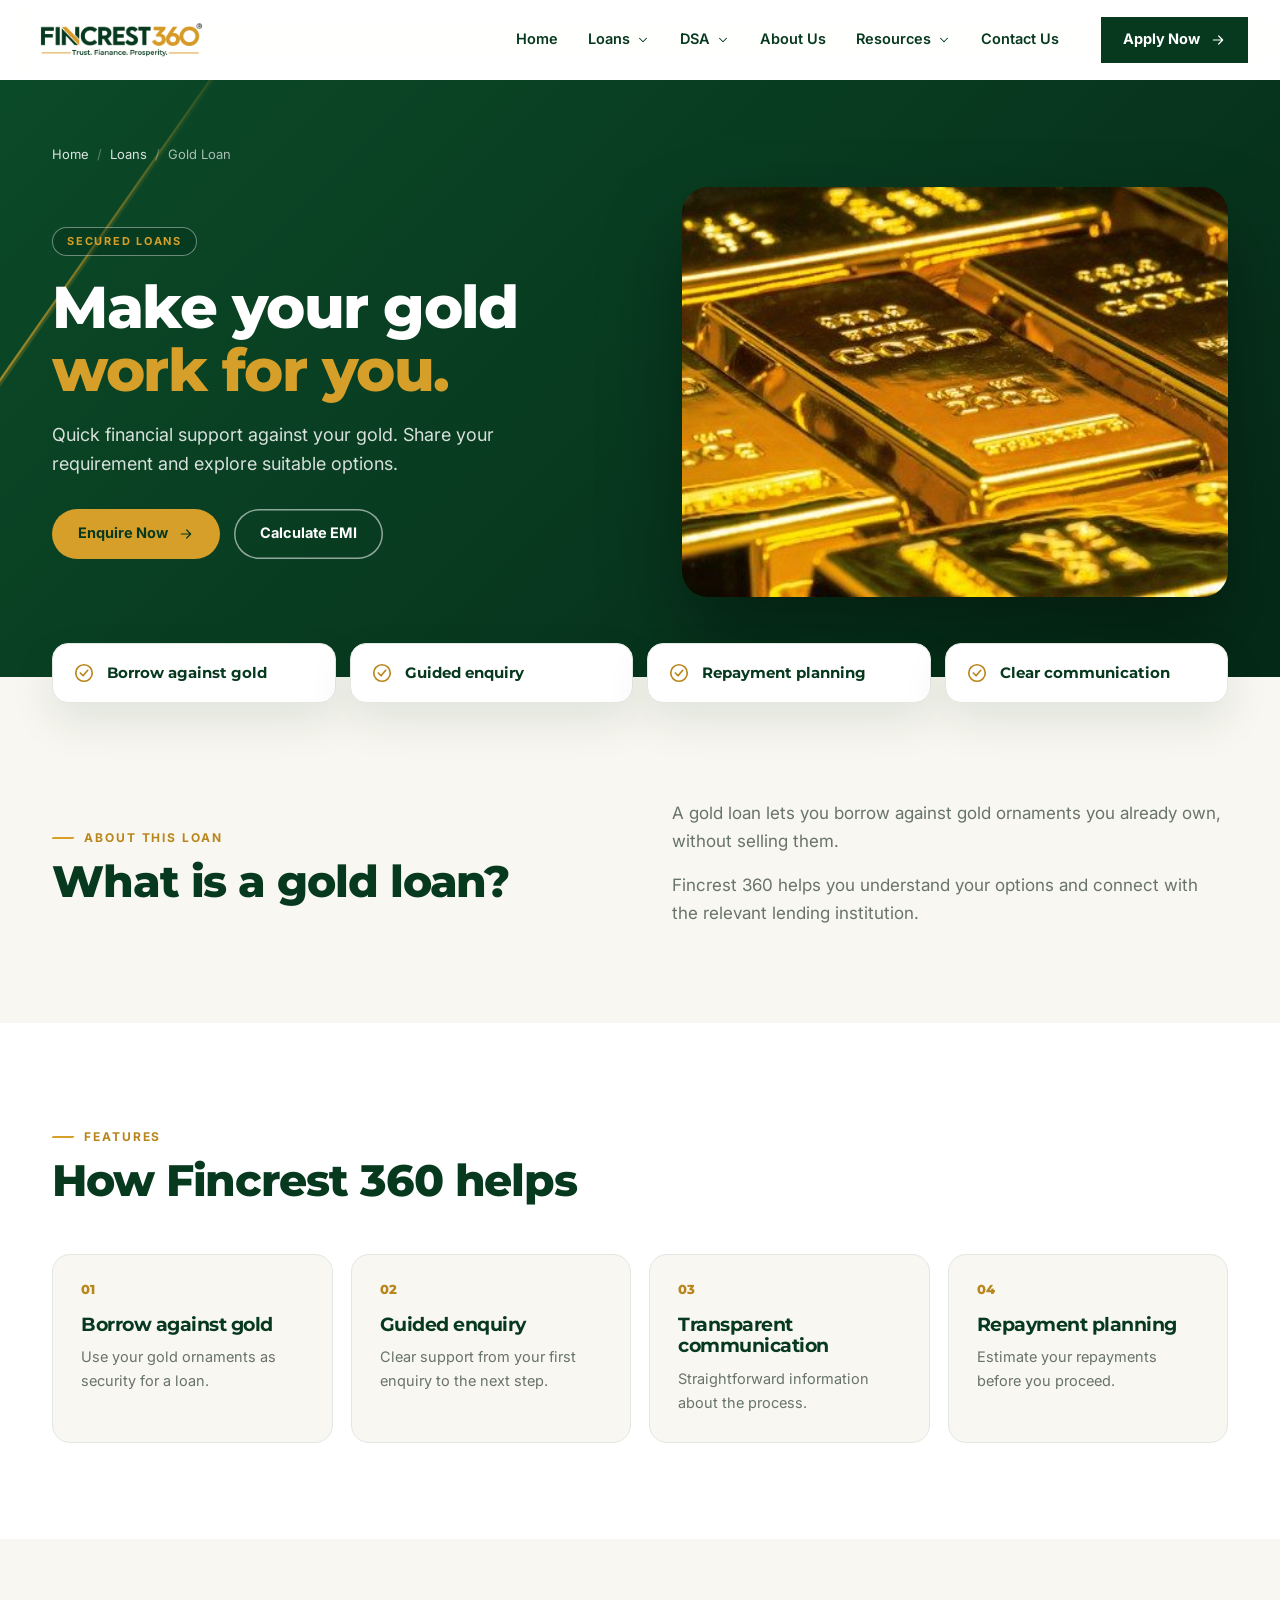
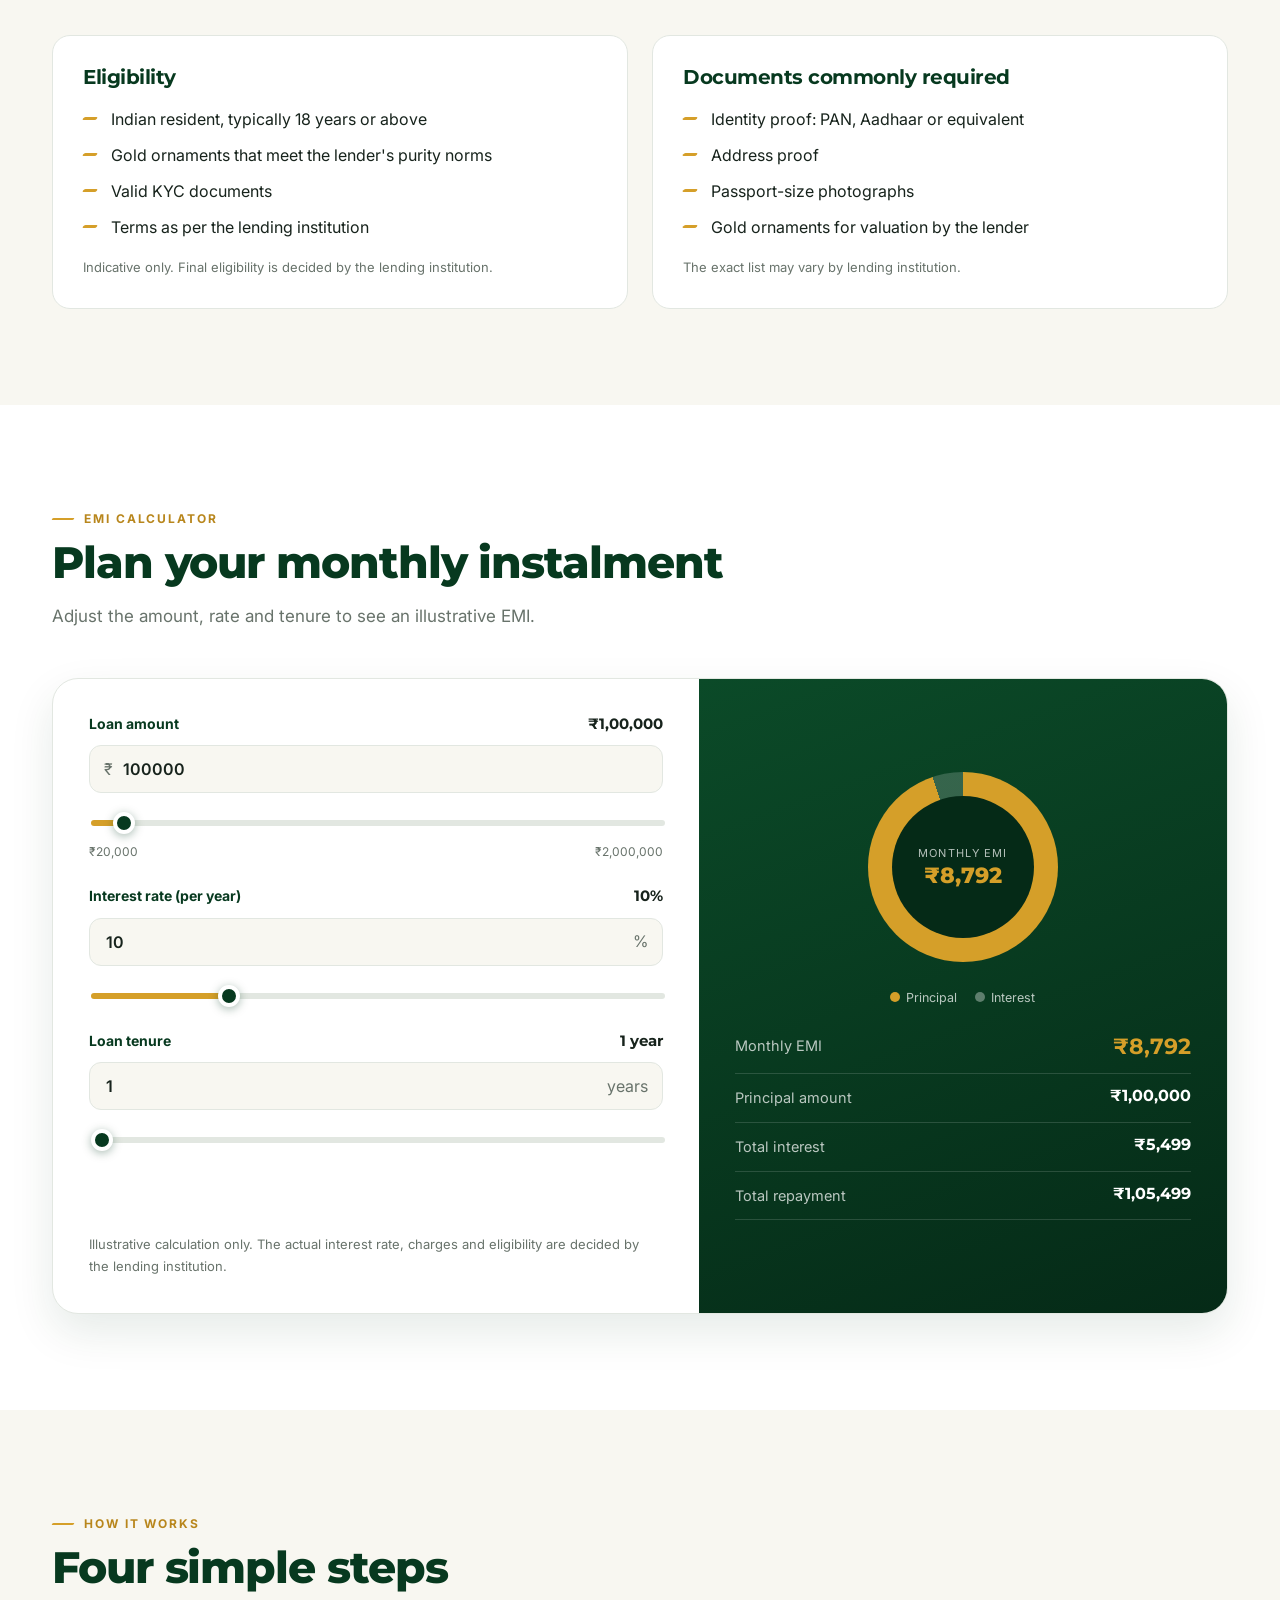
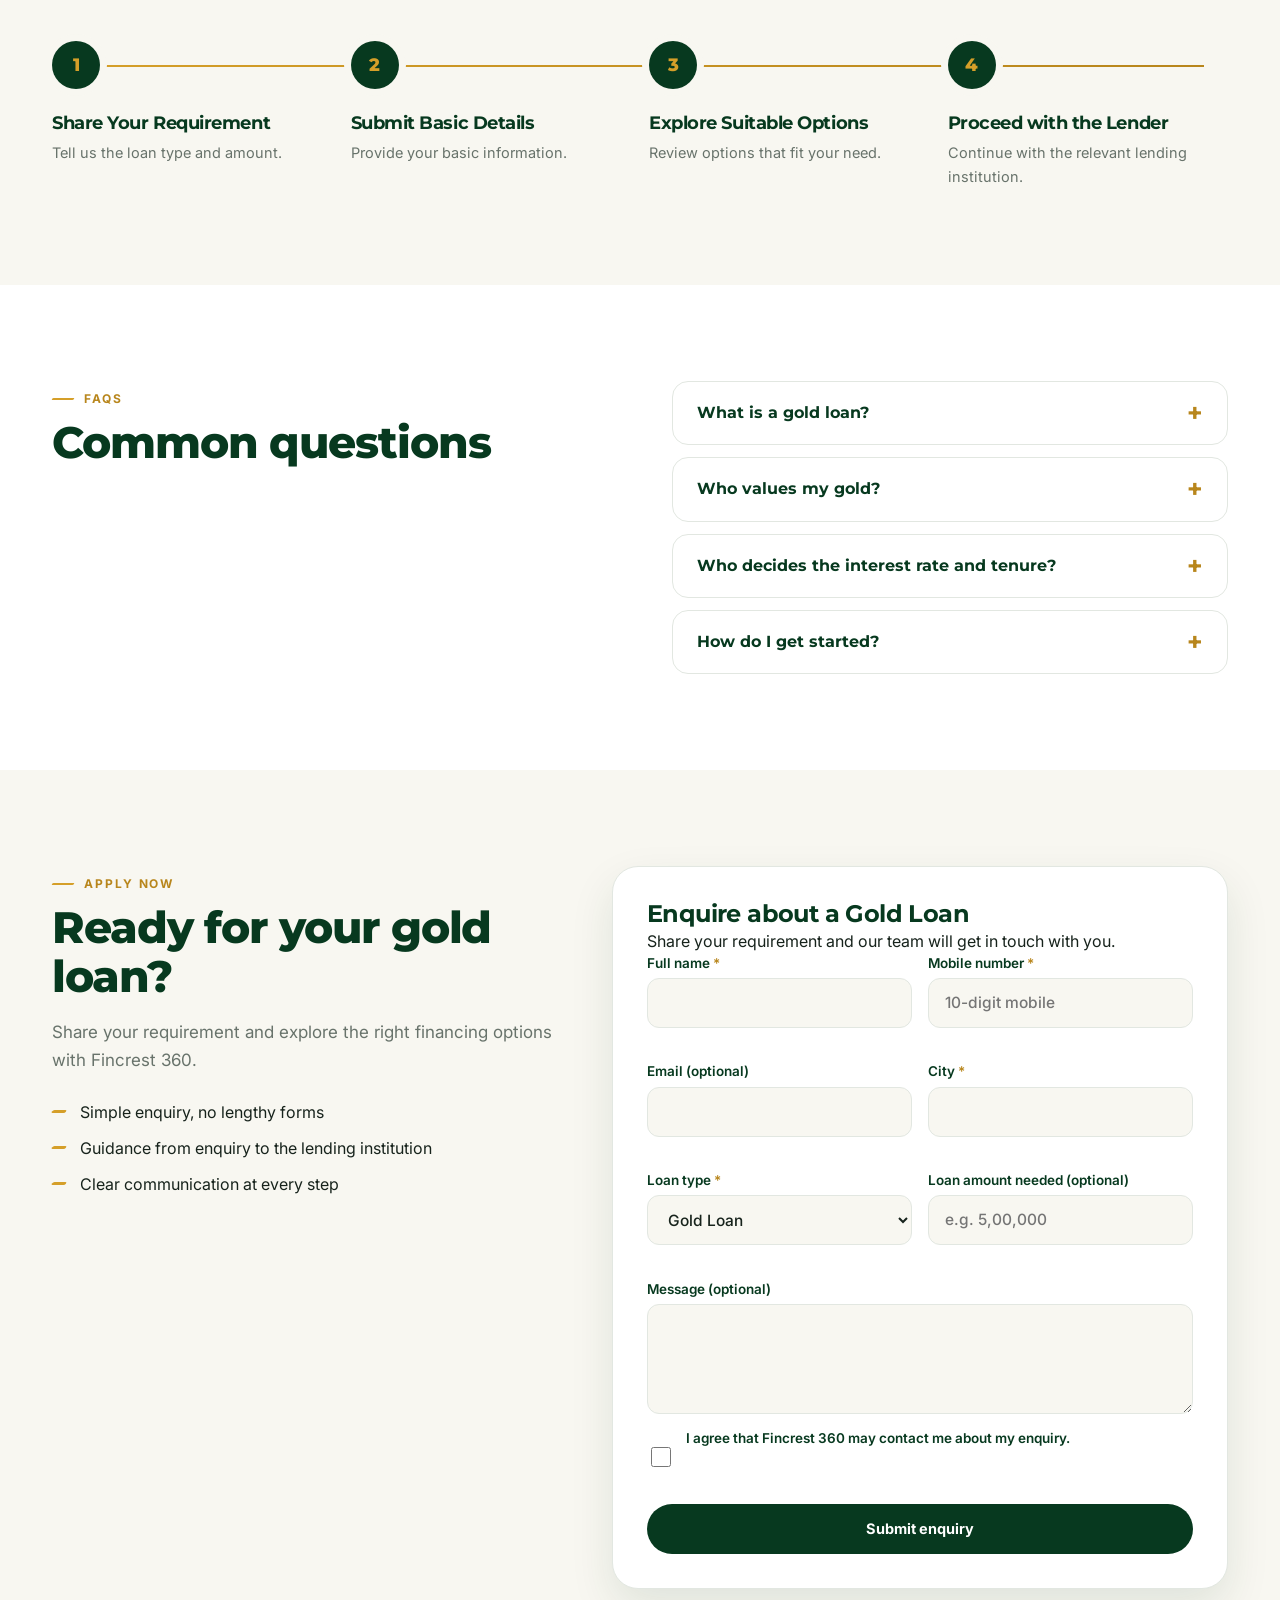
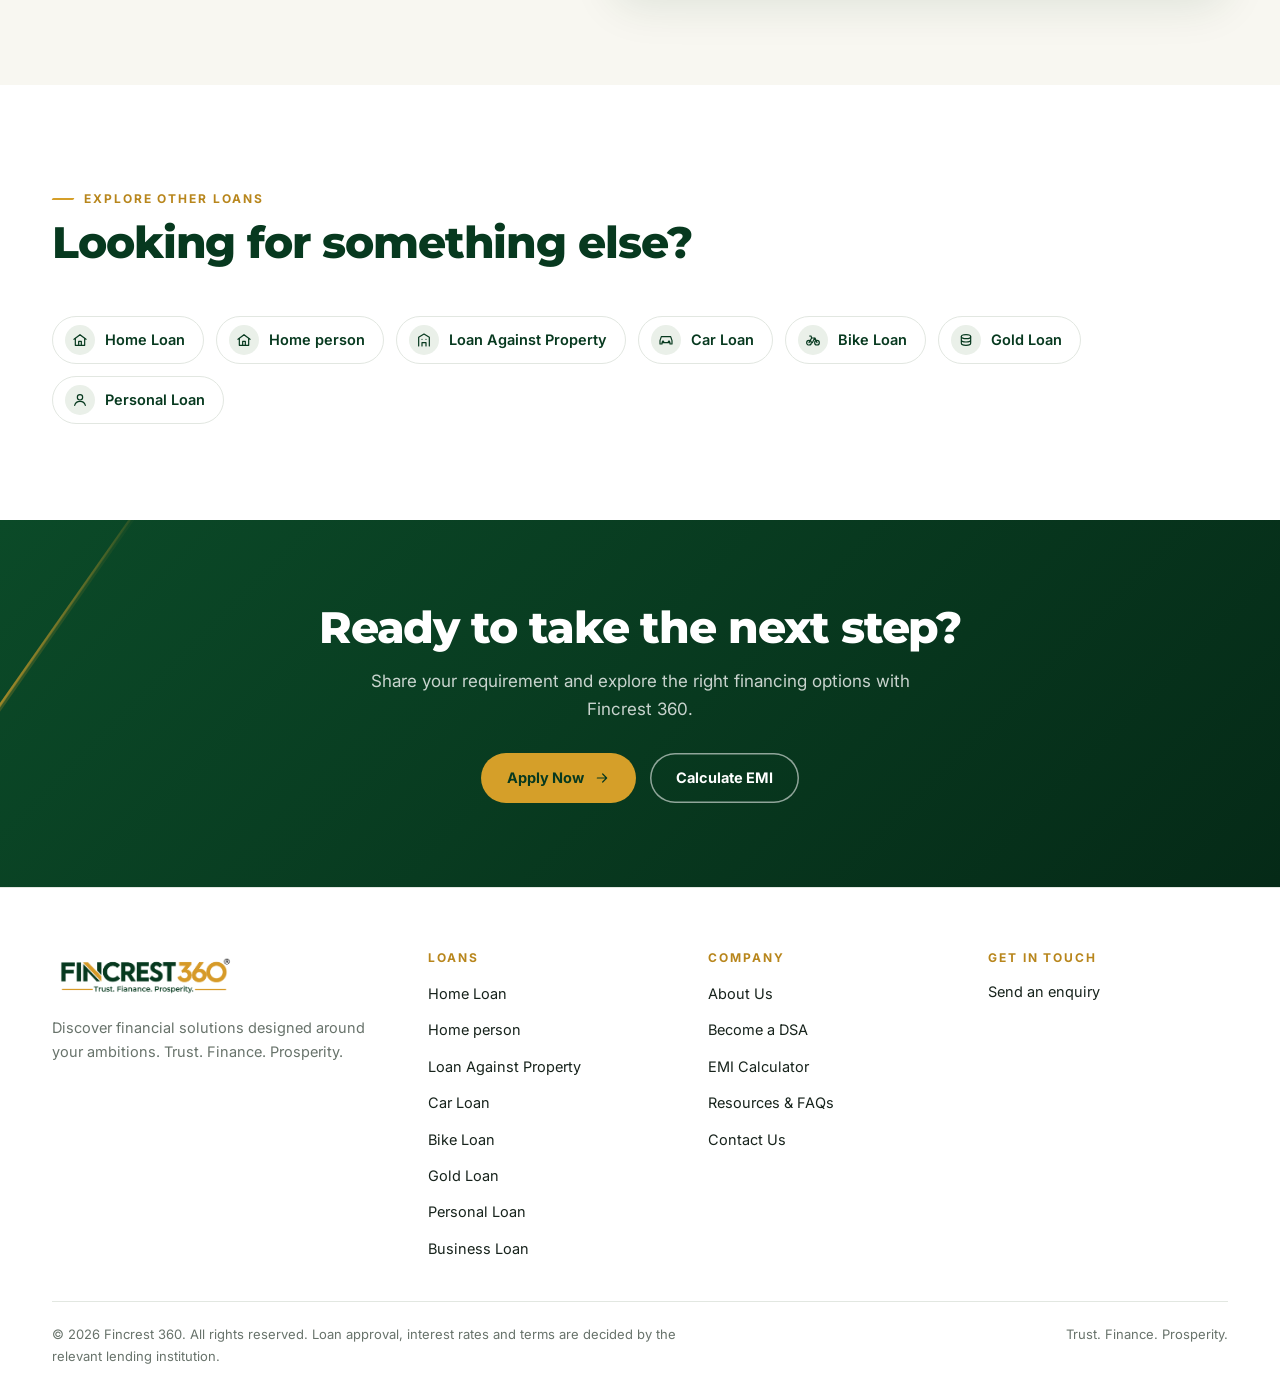
<file: fincrest-html/loans/gold-loan.html>
<!doctype html>
<html lang="en" class="no-js">
<head>
<meta charset="utf-8">
<meta name="viewport" content="width=device-width, initial-scale=1">
<title>Gold Loan | Fincrest 360</title>
<meta name="description" content="Quick financial support against your gold. Share your requirement and explore suitable options. Explore gold loan options with Fincrest 360.">
<meta name="theme-color" content="#07391f">
<meta property="og:type" content="website">
<meta property="og:site_name" content="Fincrest 360">
<meta property="og:title" content="Gold Loan | Fincrest 360">
<meta property="og:description" content="Quick financial support against your gold. Share your requirement and explore suitable options. Explore gold loan options with Fincrest 360.">
<meta property="og:image" content="../assets/img/hero-1.jpg">
<link rel="icon" type="image/svg+xml" href="../assets/img/favicon.svg">
<link rel="preconnect" href="https://fonts.googleapis.com">
<link rel="preconnect" href="https://fonts.gstatic.com" crossorigin>
<link rel="stylesheet" href="https://fonts.googleapis.com/css2?family=Inter:wght@400;500;600;700&amp;family=Montserrat:wght@600;700;800&amp;display=swap">
<link rel="stylesheet" href="../assets/css/base.css">
<link rel="stylesheet" href="../assets/css/layout.css">
<link rel="stylesheet" href="../assets/css/components.css">
<link rel="stylesheet" href="../assets/css/pages.css">
</head>
<body>
<a class="skip-link" href="#main">Skip to content</a>

<header class="site-header" id="site-header">
  <div class="header-bar">
    <a class="brand" href="../index.html" aria-label="Fincrest 360 home">
      <img src="../assets/img/fincrest360-logo.png" width="171" height="44" alt="Fincrest 360 — Trust. Finance. Prosperity.">
    </a>

    <nav class="main-nav" aria-label="Primary">
      <ul class="nav-list">
        <li class="nav-item"><a class="nav-link" href="../index.html">Home</a></li>

        <li class="nav-item" data-menu>
          <button class="nav-link" type="button" aria-expanded="false" aria-controls="menu-loans">Loans <span class="chev"><svg viewBox="0 0 24 24" fill="none" stroke="currentColor" stroke-width="1.8" stroke-width="2.3" stroke-linecap="round" stroke-linejoin="round" aria-hidden="true"><path d="M6 9l6 6 6-6"/></svg></span></button>
          <div class="mega" id="menu-loans">
            <div class="mega-card">
                              <div class="mega-col">
                  <p class="mega-title">Secured Loans</p>
                  <ul class="menu-list">
                    <li><a class="menu-item" href="../loans/home-loan.html"><span class="menu-ico"><svg viewBox="0 0 24 24" fill="none" stroke="currentColor" stroke-width="1.8" stroke-linecap="round" stroke-linejoin="round" aria-hidden="true"><path d="M3 11l9-7 9 7"/><path d="M5 10v10h14V10"/><path d="M10 20v-6h4v6"/></svg></span><span class="menu-text"><strong>Home Loan</strong><span>Financing solutions for your home ownership journey.</span></span><span class="menu-arrow"><svg viewBox="0 0 24 24" fill="none" stroke="currentColor" stroke-width="1.8" stroke-width="2.3" stroke-linecap="round" stroke-linejoin="round" aria-hidden="true"><path d="M5 12h14M13 6l6 6-6 6"/></svg></span></a></li><li><a class="menu-item" href="../loans/home-loan.html"><span class="menu-ico"><svg viewBox="0 0 24 24" fill="none" stroke="currentColor" stroke-width="1.8" stroke-linecap="round" stroke-linejoin="round" aria-hidden="true"><path d="M3 11l9-7 9 7"/><path d="M5 10v10h14V10"/><path d="M10 20v-6h4v6"/></svg></span><span class="menu-text"><strong>Home person</strong><span>Financing solutions for your home ownership journey.</span></span><span class="menu-arrow"><svg viewBox="0 0 24 24" fill="none" stroke="currentColor" stroke-width="1.8" stroke-width="2.3" stroke-linecap="round" stroke-linejoin="round" aria-hidden="true"><path d="M5 12h14M13 6l6 6-6 6"/></svg></span></a></li><li><a class="menu-item" href="../loans/loan-against-property.html"><span class="menu-ico"><svg viewBox="0 0 24 24" fill="none" stroke="currentColor" stroke-width="1.8" stroke-linecap="round" stroke-linejoin="round" aria-hidden="true"><path d="M4 21V8l8-5 8 5v13"/><path d="M9 21v-5h6v5M9 11h.01M15 11h.01"/></svg></span><span class="menu-text"><strong>Loan Against Property</strong><span>Unlock the financial potential of your property.</span></span><span class="menu-arrow"><svg viewBox="0 0 24 24" fill="none" stroke="currentColor" stroke-width="1.8" stroke-width="2.3" stroke-linecap="round" stroke-linejoin="round" aria-hidden="true"><path d="M5 12h14M13 6l6 6-6 6"/></svg></span></a></li><li><a class="menu-item" href="../loans/car-loan.html"><span class="menu-ico"><svg viewBox="0 0 24 24" fill="none" stroke="currentColor" stroke-width="1.8" stroke-linecap="round" stroke-linejoin="round" aria-hidden="true"><path d="M3 13l2-6h14l2 6v5h-3v-2H6v2H3z"/><circle cx="7.5" cy="14.5" r="1"/><circle cx="16.5" cy="14.5" r="1"/></svg></span><span class="menu-text"><strong>Car Loan</strong><span>Make your next vehicle purchase easier.</span></span><span class="menu-arrow"><svg viewBox="0 0 24 24" fill="none" stroke="currentColor" stroke-width="1.8" stroke-width="2.3" stroke-linecap="round" stroke-linejoin="round" aria-hidden="true"><path d="M5 12h14M13 6l6 6-6 6"/></svg></span></a></li><li><a class="menu-item" href="../loans/bike-loan.html"><span class="menu-ico"><svg viewBox="0 0 24 24" fill="none" stroke="currentColor" stroke-width="1.8" stroke-linecap="round" stroke-linejoin="round" aria-hidden="true"><circle cx="6" cy="16" r="3.5"/><circle cx="18" cy="16" r="3.5"/><path d="M6 16l4-7h5l3 7M10 9L9 6H7M14.5 9L11 16"/></svg></span><span class="menu-text"><strong>Bike Loan</strong><span>Ride home your two-wheeler with simple financing.</span></span><span class="menu-arrow"><svg viewBox="0 0 24 24" fill="none" stroke="currentColor" stroke-width="1.8" stroke-width="2.3" stroke-linecap="round" stroke-linejoin="round" aria-hidden="true"><path d="M5 12h14M13 6l6 6-6 6"/></svg></span></a></li><li><a class="menu-item" href="../loans/gold-loan.html"><span class="menu-ico"><svg viewBox="0 0 24 24" fill="none" stroke="currentColor" stroke-width="1.8" stroke-linecap="round" stroke-linejoin="round" aria-hidden="true"><ellipse cx="12" cy="7" rx="7" ry="3"/><path d="M5 7v5c0 1.7 3.1 3 7 3s7-1.3 7-3V7M5 12v5c0 1.7 3.1 3 7 3s7-1.3 7-3v-5"/></svg></span><span class="menu-text"><strong>Gold Loan</strong><span>Quick financial support against your gold.</span></span><span class="menu-arrow"><svg viewBox="0 0 24 24" fill="none" stroke="currentColor" stroke-width="1.8" stroke-width="2.3" stroke-linecap="round" stroke-linejoin="round" aria-hidden="true"><path d="M5 12h14M13 6l6 6-6 6"/></svg></span></a></li>                  </ul>
                </div>
                              <div class="mega-col">
                  <p class="mega-title">Unsecured Loans</p>
                  <ul class="menu-list">
                    <li><a class="menu-item" href="../loans/personal-loan.html"><span class="menu-ico"><svg viewBox="0 0 24 24" fill="none" stroke="currentColor" stroke-width="1.8" stroke-linecap="round" stroke-linejoin="round" aria-hidden="true"><circle cx="12" cy="8" r="4"/><path d="M4 20c1-4 4-6 8-6s7 2 8 6"/></svg></span><span class="menu-text"><strong>Personal Loan</strong><span>Financial support for your personal needs.</span></span><span class="menu-arrow"><svg viewBox="0 0 24 24" fill="none" stroke="currentColor" stroke-width="1.8" stroke-width="2.3" stroke-linecap="round" stroke-linejoin="round" aria-hidden="true"><path d="M5 12h14M13 6l6 6-6 6"/></svg></span></a></li><li><a class="menu-item" href="../loans/business-loan.html"><span class="menu-ico"><svg viewBox="0 0 24 24" fill="none" stroke="currentColor" stroke-width="1.8" stroke-linecap="round" stroke-linejoin="round" aria-hidden="true"><rect x="3" y="7" width="18" height="13" rx="2"/><path d="M9 7V5a1 1 0 011-1h4a1 1 0 011 1v2M3 13h18"/></svg></span><span class="menu-text"><strong>Business Loan</strong><span>Finance for business growth and expansion.</span></span><span class="menu-arrow"><svg viewBox="0 0 24 24" fill="none" stroke="currentColor" stroke-width="1.8" stroke-width="2.3" stroke-linecap="round" stroke-linejoin="round" aria-hidden="true"><path d="M5 12h14M13 6l6 6-6 6"/></svg></span></a></li>                  </ul>
                </div>
                            <aside class="mega-promo">
                <small>Fincrest 360</small>
                <h3>Not sure which loan fits you?</h3>
                <p>Share your requirement and we will help you explore suitable options.</p>
                <div class="promo-links"><a href="../contact.html">Talk to us</a><a href="../calculators.html">Calculate EMI</a></div>
              </aside>
            </div>
          </div>
        </li>

        <li class="nav-item nav-item--rel" data-menu>
          <button class="nav-link" type="button" aria-expanded="false" aria-controls="menu-dsa">DSA <span class="chev"><svg viewBox="0 0 24 24" fill="none" stroke="currentColor" stroke-width="1.8" stroke-width="2.3" stroke-linecap="round" stroke-linejoin="round" aria-hidden="true"><path d="M6 9l6 6 6-6"/></svg></span></button>
          <div class="mega mega--simple" id="menu-dsa"><div class="mega-card"><ul class="menu-list">
            <li><a class="menu-item" href="../dsa.html"><span class="menu-ico"><svg viewBox="0 0 24 24" fill="none" stroke="currentColor" stroke-width="1.8" stroke-linecap="round" stroke-linejoin="round" aria-hidden="true"><path d="M3 12l4-4 4 2 3-2 4 3 3-1"/><path d="M7 8l-4 4 6 6 2-1 2 1 4-4"/></svg></span><span class="menu-text"><strong>Become a DSA</strong><span>Partner with Fincrest 360 as a Direct Selling Agent.</span></span><span class="menu-arrow"><svg viewBox="0 0 24 24" fill="none" stroke="currentColor" stroke-width="1.8" stroke-width="2.3" stroke-linecap="round" stroke-linejoin="round" aria-hidden="true"><path d="M5 12h14M13 6l6 6-6 6"/></svg></span></a></li><li><a class="menu-item" href="../dsa.html#process"><span class="menu-ico"><svg viewBox="0 0 24 24" fill="none" stroke="currentColor" stroke-width="1.8" stroke-linecap="round" stroke-linejoin="round" aria-hidden="true"><path d="M7 3h7l4 4v14H7z"/><path d="M14 3v4h4M10 12h5M10 16h5"/></svg></span><span class="menu-text"><strong>How it works</strong><span>The steps from enquiry to onboarding.</span></span><span class="menu-arrow"><svg viewBox="0 0 24 24" fill="none" stroke="currentColor" stroke-width="1.8" stroke-width="2.3" stroke-linecap="round" stroke-linejoin="round" aria-hidden="true"><path d="M5 12h14M13 6l6 6-6 6"/></svg></span></a></li><li><a class="menu-item" href="../dsa.html#enquire"><span class="menu-ico"><svg viewBox="0 0 24 24" fill="none" stroke="currentColor" stroke-width="1.8" stroke-linecap="round" stroke-linejoin="round" aria-hidden="true"><circle cx="12" cy="12" r="9"/><path d="M9.5 9.5a2.5 2.5 0 115 .5c0 1.5-2.5 2-2.5 3.5M12 17h.01"/></svg></span><span class="menu-text"><strong>DSA enquiry</strong><span>Tell us about yourself and we will get in touch.</span></span><span class="menu-arrow"><svg viewBox="0 0 24 24" fill="none" stroke="currentColor" stroke-width="1.8" stroke-width="2.3" stroke-linecap="round" stroke-linejoin="round" aria-hidden="true"><path d="M5 12h14M13 6l6 6-6 6"/></svg></span></a></li>          </ul></div></div>
        </li>

        <li class="nav-item"><a class="nav-link" href="../about.html">About Us</a></li>

        <li class="nav-item nav-item--rel" data-menu>
          <button class="nav-link" type="button" aria-expanded="false" aria-controls="menu-res">Resources <span class="chev"><svg viewBox="0 0 24 24" fill="none" stroke="currentColor" stroke-width="1.8" stroke-width="2.3" stroke-linecap="round" stroke-linejoin="round" aria-hidden="true"><path d="M6 9l6 6 6-6"/></svg></span></button>
          <div class="mega mega--simple" id="menu-res"><div class="mega-card"><ul class="menu-list">
            <li><a class="menu-item" href="../calculators.html"><span class="menu-ico"><svg viewBox="0 0 24 24" fill="none" stroke="currentColor" stroke-width="1.8" stroke-linecap="round" stroke-linejoin="round" aria-hidden="true"><rect x="5" y="3" width="14" height="18" rx="2"/><path d="M8 7h8M8 12h.01M12 12h.01M16 12h.01M8 16h.01M12 16h.01M16 16h.01"/></svg></span><span class="menu-text"><strong>EMI Calculator</strong><span>Plan your monthly repayments.</span></span><span class="menu-arrow"><svg viewBox="0 0 24 24" fill="none" stroke="currentColor" stroke-width="1.8" stroke-width="2.3" stroke-linecap="round" stroke-linejoin="round" aria-hidden="true"><path d="M5 12h14M13 6l6 6-6 6"/></svg></span></a></li><li><a class="menu-item" href="../resources.html#faqs"><span class="menu-ico"><svg viewBox="0 0 24 24" fill="none" stroke="currentColor" stroke-width="1.8" stroke-linecap="round" stroke-linejoin="round" aria-hidden="true"><circle cx="12" cy="12" r="9"/><path d="M9.5 9.5a2.5 2.5 0 115 .5c0 1.5-2.5 2-2.5 3.5M12 17h.01"/></svg></span><span class="menu-text"><strong>FAQs</strong><span>Answers to common loan questions.</span></span><span class="menu-arrow"><svg viewBox="0 0 24 24" fill="none" stroke="currentColor" stroke-width="1.8" stroke-width="2.3" stroke-linecap="round" stroke-linejoin="round" aria-hidden="true"><path d="M5 12h14M13 6l6 6-6 6"/></svg></span></a></li><li><a class="menu-item" href="../resources.html#documents"><span class="menu-ico"><svg viewBox="0 0 24 24" fill="none" stroke="currentColor" stroke-width="1.8" stroke-linecap="round" stroke-linejoin="round" aria-hidden="true"><path d="M7 3h7l4 4v14H7z"/><path d="M14 3v4h4M10 12h5M10 16h5"/></svg></span><span class="menu-text"><strong>Document checklist</strong><span>What lenders commonly ask for.</span></span><span class="menu-arrow"><svg viewBox="0 0 24 24" fill="none" stroke="currentColor" stroke-width="1.8" stroke-width="2.3" stroke-linecap="round" stroke-linejoin="round" aria-hidden="true"><path d="M5 12h14M13 6l6 6-6 6"/></svg></span></a></li>          </ul></div></div>
        </li>

        <li class="nav-item"><a class="nav-link" href="../contact.html">Contact Us</a></li>
      </ul>
    </nav>

    <a class="btn header-cta bla" href="../contact.html#enquire">Apply Now <svg viewBox="0 0 24 24" fill="none" stroke="currentColor" stroke-width="1.8" stroke-width="2.3" stroke-linecap="round" stroke-linejoin="round" aria-hidden="true"><path d="M5 12h14M13 6l6 6-6 6"/></svg></a>
    <button class="burger" type="button" aria-label="Open menu" aria-expanded="false" aria-controls="mobile-menu"><span></span></button>
  </div>
</header>

<div class="mobile-menu" id="mobile-menu">
  <div class="m-item"><a class="m-link" href="../index.html">Home</a></div>
  <div class="m-item">
    <button class="m-link" type="button" aria-expanded="false">Loans <span class="chev"><svg viewBox="0 0 24 24" fill="none" stroke="currentColor" stroke-width="1.8" stroke-width="2.3" stroke-linecap="round" stroke-linejoin="round" aria-hidden="true"><path d="M6 9l6 6 6-6"/></svg></span></button>
    <div class="m-sub"><div>
              <p class="m-group">Secured Loans</p>
        <ul class="menu-list"><li><a class="menu-item" href="../loans/home-loan.html"><span class="menu-ico"><svg viewBox="0 0 24 24" fill="none" stroke="currentColor" stroke-width="1.8" stroke-linecap="round" stroke-linejoin="round" aria-hidden="true"><path d="M3 11l9-7 9 7"/><path d="M5 10v10h14V10"/><path d="M10 20v-6h4v6"/></svg></span><span class="menu-text"><strong>Home Loan</strong><span>Financing solutions for your home ownership journey.</span></span><span class="menu-arrow"><svg viewBox="0 0 24 24" fill="none" stroke="currentColor" stroke-width="1.8" stroke-width="2.3" stroke-linecap="round" stroke-linejoin="round" aria-hidden="true"><path d="M5 12h14M13 6l6 6-6 6"/></svg></span></a></li><li><a class="menu-item" href="../loans/home-loan.html"><span class="menu-ico"><svg viewBox="0 0 24 24" fill="none" stroke="currentColor" stroke-width="1.8" stroke-linecap="round" stroke-linejoin="round" aria-hidden="true"><path d="M3 11l9-7 9 7"/><path d="M5 10v10h14V10"/><path d="M10 20v-6h4v6"/></svg></span><span class="menu-text"><strong>Home person</strong><span>Financing solutions for your home ownership journey.</span></span><span class="menu-arrow"><svg viewBox="0 0 24 24" fill="none" stroke="currentColor" stroke-width="1.8" stroke-width="2.3" stroke-linecap="round" stroke-linejoin="round" aria-hidden="true"><path d="M5 12h14M13 6l6 6-6 6"/></svg></span></a></li><li><a class="menu-item" href="../loans/loan-against-property.html"><span class="menu-ico"><svg viewBox="0 0 24 24" fill="none" stroke="currentColor" stroke-width="1.8" stroke-linecap="round" stroke-linejoin="round" aria-hidden="true"><path d="M4 21V8l8-5 8 5v13"/><path d="M9 21v-5h6v5M9 11h.01M15 11h.01"/></svg></span><span class="menu-text"><strong>Loan Against Property</strong><span>Unlock the financial potential of your property.</span></span><span class="menu-arrow"><svg viewBox="0 0 24 24" fill="none" stroke="currentColor" stroke-width="1.8" stroke-width="2.3" stroke-linecap="round" stroke-linejoin="round" aria-hidden="true"><path d="M5 12h14M13 6l6 6-6 6"/></svg></span></a></li><li><a class="menu-item" href="../loans/car-loan.html"><span class="menu-ico"><svg viewBox="0 0 24 24" fill="none" stroke="currentColor" stroke-width="1.8" stroke-linecap="round" stroke-linejoin="round" aria-hidden="true"><path d="M3 13l2-6h14l2 6v5h-3v-2H6v2H3z"/><circle cx="7.5" cy="14.5" r="1"/><circle cx="16.5" cy="14.5" r="1"/></svg></span><span class="menu-text"><strong>Car Loan</strong><span>Make your next vehicle purchase easier.</span></span><span class="menu-arrow"><svg viewBox="0 0 24 24" fill="none" stroke="currentColor" stroke-width="1.8" stroke-width="2.3" stroke-linecap="round" stroke-linejoin="round" aria-hidden="true"><path d="M5 12h14M13 6l6 6-6 6"/></svg></span></a></li><li><a class="menu-item" href="../loans/bike-loan.html"><span class="menu-ico"><svg viewBox="0 0 24 24" fill="none" stroke="currentColor" stroke-width="1.8" stroke-linecap="round" stroke-linejoin="round" aria-hidden="true"><circle cx="6" cy="16" r="3.5"/><circle cx="18" cy="16" r="3.5"/><path d="M6 16l4-7h5l3 7M10 9L9 6H7M14.5 9L11 16"/></svg></span><span class="menu-text"><strong>Bike Loan</strong><span>Ride home your two-wheeler with simple financing.</span></span><span class="menu-arrow"><svg viewBox="0 0 24 24" fill="none" stroke="currentColor" stroke-width="1.8" stroke-width="2.3" stroke-linecap="round" stroke-linejoin="round" aria-hidden="true"><path d="M5 12h14M13 6l6 6-6 6"/></svg></span></a></li><li><a class="menu-item" href="../loans/gold-loan.html"><span class="menu-ico"><svg viewBox="0 0 24 24" fill="none" stroke="currentColor" stroke-width="1.8" stroke-linecap="round" stroke-linejoin="round" aria-hidden="true"><ellipse cx="12" cy="7" rx="7" ry="3"/><path d="M5 7v5c0 1.7 3.1 3 7 3s7-1.3 7-3V7M5 12v5c0 1.7 3.1 3 7 3s7-1.3 7-3v-5"/></svg></span><span class="menu-text"><strong>Gold Loan</strong><span>Quick financial support against your gold.</span></span><span class="menu-arrow"><svg viewBox="0 0 24 24" fill="none" stroke="currentColor" stroke-width="1.8" stroke-width="2.3" stroke-linecap="round" stroke-linejoin="round" aria-hidden="true"><path d="M5 12h14M13 6l6 6-6 6"/></svg></span></a></li></ul>
              <p class="m-group">Unsecured Loans</p>
        <ul class="menu-list"><li><a class="menu-item" href="../loans/personal-loan.html"><span class="menu-ico"><svg viewBox="0 0 24 24" fill="none" stroke="currentColor" stroke-width="1.8" stroke-linecap="round" stroke-linejoin="round" aria-hidden="true"><circle cx="12" cy="8" r="4"/><path d="M4 20c1-4 4-6 8-6s7 2 8 6"/></svg></span><span class="menu-text"><strong>Personal Loan</strong><span>Financial support for your personal needs.</span></span><span class="menu-arrow"><svg viewBox="0 0 24 24" fill="none" stroke="currentColor" stroke-width="1.8" stroke-width="2.3" stroke-linecap="round" stroke-linejoin="round" aria-hidden="true"><path d="M5 12h14M13 6l6 6-6 6"/></svg></span></a></li><li><a class="menu-item" href="../loans/business-loan.html"><span class="menu-ico"><svg viewBox="0 0 24 24" fill="none" stroke="currentColor" stroke-width="1.8" stroke-linecap="round" stroke-linejoin="round" aria-hidden="true"><rect x="3" y="7" width="18" height="13" rx="2"/><path d="M9 7V5a1 1 0 011-1h4a1 1 0 011 1v2M3 13h18"/></svg></span><span class="menu-text"><strong>Business Loan</strong><span>Finance for business growth and expansion.</span></span><span class="menu-arrow"><svg viewBox="0 0 24 24" fill="none" stroke="currentColor" stroke-width="1.8" stroke-width="2.3" stroke-linecap="round" stroke-linejoin="round" aria-hidden="true"><path d="M5 12h14M13 6l6 6-6 6"/></svg></span></a></li></ul>
          </div></div>
  </div>
  <div class="m-item">
    <button class="m-link" type="button" aria-expanded="false">DSA <span class="chev"><svg viewBox="0 0 24 24" fill="none" stroke="currentColor" stroke-width="1.8" stroke-width="2.3" stroke-linecap="round" stroke-linejoin="round" aria-hidden="true"><path d="M6 9l6 6 6-6"/></svg></span></button>
    <div class="m-sub"><div><ul class="menu-list"><li><a class="menu-item" href="../dsa.html"><span class="menu-ico"><svg viewBox="0 0 24 24" fill="none" stroke="currentColor" stroke-width="1.8" stroke-linecap="round" stroke-linejoin="round" aria-hidden="true"><path d="M3 12l4-4 4 2 3-2 4 3 3-1"/><path d="M7 8l-4 4 6 6 2-1 2 1 4-4"/></svg></span><span class="menu-text"><strong>Become a DSA</strong><span>Partner with Fincrest 360 as a Direct Selling Agent.</span></span><span class="menu-arrow"><svg viewBox="0 0 24 24" fill="none" stroke="currentColor" stroke-width="1.8" stroke-width="2.3" stroke-linecap="round" stroke-linejoin="round" aria-hidden="true"><path d="M5 12h14M13 6l6 6-6 6"/></svg></span></a></li><li><a class="menu-item" href="../dsa.html#process"><span class="menu-ico"><svg viewBox="0 0 24 24" fill="none" stroke="currentColor" stroke-width="1.8" stroke-linecap="round" stroke-linejoin="round" aria-hidden="true"><path d="M7 3h7l4 4v14H7z"/><path d="M14 3v4h4M10 12h5M10 16h5"/></svg></span><span class="menu-text"><strong>How it works</strong><span>The steps from enquiry to onboarding.</span></span><span class="menu-arrow"><svg viewBox="0 0 24 24" fill="none" stroke="currentColor" stroke-width="1.8" stroke-width="2.3" stroke-linecap="round" stroke-linejoin="round" aria-hidden="true"><path d="M5 12h14M13 6l6 6-6 6"/></svg></span></a></li><li><a class="menu-item" href="../dsa.html#enquire"><span class="menu-ico"><svg viewBox="0 0 24 24" fill="none" stroke="currentColor" stroke-width="1.8" stroke-linecap="round" stroke-linejoin="round" aria-hidden="true"><circle cx="12" cy="12" r="9"/><path d="M9.5 9.5a2.5 2.5 0 115 .5c0 1.5-2.5 2-2.5 3.5M12 17h.01"/></svg></span><span class="menu-text"><strong>DSA enquiry</strong><span>Tell us about yourself and we will get in touch.</span></span><span class="menu-arrow"><svg viewBox="0 0 24 24" fill="none" stroke="currentColor" stroke-width="1.8" stroke-width="2.3" stroke-linecap="round" stroke-linejoin="round" aria-hidden="true"><path d="M5 12h14M13 6l6 6-6 6"/></svg></span></a></li></ul></div></div>
  </div>
  <div class="m-item"><a class="m-link" href="../about.html">About Us</a></div>
  <div class="m-item">
    <button class="m-link" type="button" aria-expanded="false">Resources <span class="chev"><svg viewBox="0 0 24 24" fill="none" stroke="currentColor" stroke-width="1.8" stroke-width="2.3" stroke-linecap="round" stroke-linejoin="round" aria-hidden="true"><path d="M6 9l6 6 6-6"/></svg></span></button>
    <div class="m-sub"><div><ul class="menu-list"><li><a class="menu-item" href="../calculators.html"><span class="menu-ico"><svg viewBox="0 0 24 24" fill="none" stroke="currentColor" stroke-width="1.8" stroke-linecap="round" stroke-linejoin="round" aria-hidden="true"><rect x="5" y="3" width="14" height="18" rx="2"/><path d="M8 7h8M8 12h.01M12 12h.01M16 12h.01M8 16h.01M12 16h.01M16 16h.01"/></svg></span><span class="menu-text"><strong>EMI Calculator</strong><span>Plan your monthly repayments.</span></span><span class="menu-arrow"><svg viewBox="0 0 24 24" fill="none" stroke="currentColor" stroke-width="1.8" stroke-width="2.3" stroke-linecap="round" stroke-linejoin="round" aria-hidden="true"><path d="M5 12h14M13 6l6 6-6 6"/></svg></span></a></li><li><a class="menu-item" href="../resources.html#faqs"><span class="menu-ico"><svg viewBox="0 0 24 24" fill="none" stroke="currentColor" stroke-width="1.8" stroke-linecap="round" stroke-linejoin="round" aria-hidden="true"><circle cx="12" cy="12" r="9"/><path d="M9.5 9.5a2.5 2.5 0 115 .5c0 1.5-2.5 2-2.5 3.5M12 17h.01"/></svg></span><span class="menu-text"><strong>FAQs</strong><span>Answers to common loan questions.</span></span><span class="menu-arrow"><svg viewBox="0 0 24 24" fill="none" stroke="currentColor" stroke-width="1.8" stroke-width="2.3" stroke-linecap="round" stroke-linejoin="round" aria-hidden="true"><path d="M5 12h14M13 6l6 6-6 6"/></svg></span></a></li><li><a class="menu-item" href="../resources.html#documents"><span class="menu-ico"><svg viewBox="0 0 24 24" fill="none" stroke="currentColor" stroke-width="1.8" stroke-linecap="round" stroke-linejoin="round" aria-hidden="true"><path d="M7 3h7l4 4v14H7z"/><path d="M14 3v4h4M10 12h5M10 16h5"/></svg></span><span class="menu-text"><strong>Document checklist</strong><span>What lenders commonly ask for.</span></span><span class="menu-arrow"><svg viewBox="0 0 24 24" fill="none" stroke="currentColor" stroke-width="1.8" stroke-width="2.3" stroke-linecap="round" stroke-linejoin="round" aria-hidden="true"><path d="M5 12h14M13 6l6 6-6 6"/></svg></span></a></li></ul></div></div>
  </div>
  <div class="m-item"><a class="m-link" href="../contact.html">Contact Us</a></div>
  <a class="btn btn--block m-cta" href="../contact.html#enquire">Apply Now <svg viewBox="0 0 24 24" fill="none" stroke="currentColor" stroke-width="1.8" stroke-width="2.3" stroke-linecap="round" stroke-linejoin="round" aria-hidden="true"><path d="M5 12h14M13 6l6 6-6 6"/></svg></a>
</div>

<main id="main">

<!-- ============================================================================== -->
<!-- SECTION 1: HERO BANNER & BREADCRUMBS                                          -->
<!-- Displays the loan title, lead text, action buttons and product photo           -->
<!-- Image source: assets/img/photos/{loan['img']}                                 -->
<!-- ============================================================================== -->
<section class="page-hero">
  <div class="hero-lines" aria-hidden="true"><i></i><i></i><i></i></div>
  <div class="container">
    <ol class="breadcrumb">
      <li><a href="../index.html">Home</a></li>
      <li><a href="../index.html#loans">Loans</a></li>
      <li aria-current="page">Gold Loan</li>
    </ol>
    <div class="page-hero-grid">
      <!-- Left: Headline & CTA actions -->
      <div>
        <span class="slide-kicker">Secured Loans</span>
        <h1>Make your gold <em>work for you.</em></h1>
        <p class="page-lead">Quick financial support against your gold. Share your requirement and explore suitable options.</p>
        <div class="page-actions">
          <a class="btn btn--gold" href="#enquire">Enquire Now <svg viewBox="0 0 24 24" fill="none" stroke="currentColor" stroke-width="1.8" stroke-width="2.3" stroke-linecap="round" stroke-linejoin="round" aria-hidden="true"><path d="M5 12h14M13 6l6 6-6 6"/></svg></a>
          <a class="btn btn--ghost" href="#emi">Calculate EMI</a>
        </div>
      </div>
      <!-- Right: Main Hero Image for this loan product -->
      <div class="page-media">
        <img src="../assets/img/photos/gold.jpg" width="1200" height="900" alt="Gold Loan" fetchpriority="high">
      </div>
    </div>
  </div>
</section>

<!-- ============================================================================== -->
<!-- SECTION 2: QUICK HIGHLIGHTS RIBBON                                            -->
<!-- Data source: $content['highlights'] from includes/loan-content.php            -->
<!-- ============================================================================== -->
<section class="highlights">
  <div class="container">
    <div class="highlight-row">
              <div class="highlight reveal">
          <svg viewBox="0 0 24 24" fill="none" stroke="currentColor" stroke-width="1.8" stroke-linecap="round" stroke-linejoin="round" aria-hidden="true"><circle cx="12" cy="12" r="9"/><path d="M8 12l3 3 5-6"/></svg>Borrow against gold        </div>
              <div class="highlight reveal">
          <svg viewBox="0 0 24 24" fill="none" stroke="currentColor" stroke-width="1.8" stroke-linecap="round" stroke-linejoin="round" aria-hidden="true"><circle cx="12" cy="12" r="9"/><path d="M8 12l3 3 5-6"/></svg>Guided enquiry        </div>
              <div class="highlight reveal">
          <svg viewBox="0 0 24 24" fill="none" stroke="currentColor" stroke-width="1.8" stroke-linecap="round" stroke-linejoin="round" aria-hidden="true"><circle cx="12" cy="12" r="9"/><path d="M8 12l3 3 5-6"/></svg>Repayment planning        </div>
              <div class="highlight reveal">
          <svg viewBox="0 0 24 24" fill="none" stroke="currentColor" stroke-width="1.8" stroke-linecap="round" stroke-linejoin="round" aria-hidden="true"><circle cx="12" cy="12" r="9"/><path d="M8 12l3 3 5-6"/></svg>Clear communication        </div>
          </div>
  </div>
</section>

<!-- ============================================================================== -->
<!-- SECTION 3: ABOUT THIS LOAN (Introductory Overview)                            -->
<!-- Data source: $content['intro'] from includes/loan-content.php                 -->
<!-- ============================================================================== -->
<section class="section">
  <div class="container split">
    <div class="reveal">
      <span class="eyebrow">About this loan</span>
      <h2>What is a gold loan?</h2>
    </div>
    <div class="split-copy reveal">
              <p>A gold loan lets you borrow against gold ornaments you already own, without selling them.</p>
              <p>Fincrest 360 helps you understand your options and connect with the relevant lending institution.</p>
          </div>
  </div>
</section>

<!-- ============================================================================== -->
<!-- SECTION 4: KEY FEATURES GRID (How Fincrest 360 helps)                         -->
<!-- Data source: $content['features'] from includes/loan-content.php              -->
<!-- ============================================================================== -->
<section class="section section--white">
  <div class="container">
    <div class="section-head reveal">
      <span class="eyebrow">Features</span>
      <h2>How Fincrest 360 helps</h2>
    </div>
    <div class="feature-grid">
              <article class="feature reveal">
          <span class="feature-num">01</span>
          <h3>Borrow against gold</h3>
          <p>Use your gold ornaments as security for a loan.</p>
        </article>
              <article class="feature reveal">
          <span class="feature-num">02</span>
          <h3>Guided enquiry</h3>
          <p>Clear support from your first enquiry to the next step.</p>
        </article>
              <article class="feature reveal">
          <span class="feature-num">03</span>
          <h3>Transparent communication</h3>
          <p>Straightforward information about the process.</p>
        </article>
              <article class="feature reveal">
          <span class="feature-num">04</span>
          <h3>Repayment planning</h3>
          <p>Estimate your repayments before you proceed.</p>
        </article>
          </div>
  </div>
</section>

<!-- ============================================================================== -->
<!-- SECTION 5: ELIGIBILITY & COMMONLY REQUIRED DOCUMENTS                          -->
<!-- Data source: $content['eligibility'] & $content['documents']                  -->
<!-- ============================================================================== -->
<section class="section">
  <div class="container two-col">
    <!-- Left panel: Eligibility rules -->
    <div class="panel reveal">
      <h3>Eligibility</h3>
      <ul class="check-list">
                  <li>Indian resident, typically 18 years or above</li>
                  <li>Gold ornaments that meet the lender&#039;s purity norms</li>
                  <li>Valid KYC documents</li>
                  <li>Terms as per the lending institution</li>
              </ul>
      <p class="note">Indicative only. Final eligibility is decided by the lending institution.</p>
    </div>
    <!-- Right panel: Document requirements -->
    <div class="panel reveal">
      <h3>Documents commonly required</h3>
      <ul class="check-list">
                  <li>Identity proof: PAN, Aadhaar or equivalent</li>
                  <li>Address proof</li>
                  <li>Passport-size photographs</li>
                  <li>Gold ornaments for valuation by the lender</li>
              </ul>
      <p class="note">The exact list may vary by lending institution.</p>
    </div>
  </div>
</section>

<!-- ============================================================================== -->
<!-- SECTION 6: DEDICATED EMI CALCULATOR                                           -->
<!-- Preloaded with default range and amounts specific to this loan category       -->
<!-- ============================================================================== -->
<section class="section section--white" id="emi">
  <div class="container">
    <div class="section-head reveal">
      <span class="eyebrow">EMI calculator</span>
      <h2>Plan your monthly instalment</h2>
      <p>Adjust the amount, rate and tenure to see an illustrative EMI.</p>
    </div>
    <div class="reveal">
      <form class="calc" data-emi novalidate aria-label="EMI calculator">
  <div class="calc-form">
    <div class="calc-field">
      <label for="calc-amount-n">Loan amount <span class="calc-value" data-label-amount></span></label>
      <div class="calc-input"><span aria-hidden="true">&#8377;</span><input id="calc-amount-n" name="amount" type="number" inputmode="numeric" min="20000" max="2000000" step="10000" value="100000"></div>
      <input name="amount" type="range" min="20000" max="2000000" step="10000" value="100000" aria-label="Loan amount slider">
      <div class="range-scale"><span>&#8377;20,000</span><span>&#8377;2,000,000</span></div>
    </div>
    <div class="calc-field">
      <label for="calc-rate-n">Interest rate (per year) <span class="calc-value" data-label-rate></span></label>
      <div class="calc-input"><input id="calc-rate-n" name="rate" type="number" inputmode="decimal" min="1" max="40" step="0.1" value="10"><span aria-hidden="true">%</span></div>
      <input name="rate" type="range" min="1" max="40" step="0.1" value="10" aria-label="Interest rate slider">
    </div>
    <div class="calc-field">
      <label for="calc-years-n">Loan tenure <span class="calc-value" data-label-years></span></label>
      <div class="calc-input"><input id="calc-years-n" name="years" type="number" inputmode="numeric" min="1" max="5" step="1" value="1"><span aria-hidden="true">years</span></div>
      <input name="years" type="range" min="1" max="5" step="1" value="1" aria-label="Loan tenure slider">
    </div>
    <p class="calc-error" role="alert"></p>
    <p class="calc-note">Illustrative calculation only. The actual interest rate, charges and eligibility are decided by the lending institution.</p>
  </div>
  <div class="calc-result" aria-live="polite">
    <div class="donut"><div class="donut-label"><small>Monthly EMI</small><strong data-out-donut>&mdash;</strong></div></div>
    <div class="calc-legend"><span><i></i>Principal</span><span><i class="alt"></i>Interest</span></div>
    <div class="calc-rows">
      <div class="calc-row calc-row--main"><span>Monthly EMI</span><b data-out-emi>&mdash;</b></div>
      <div class="calc-row"><span>Principal amount</span><b data-out-principal>&mdash;</b></div>
      <div class="calc-row"><span>Total interest</span><b data-out-interest>&mdash;</b></div>
      <div class="calc-row"><span>Total repayment</span><b data-out-total>&mdash;</b></div>
    </div>
  </div>
</form>
    </div>
  </div>
</section>

<!-- ============================================================================== -->
<!-- SECTION 7: FOUR SIMPLE STEPS JOURNEY                                          -->
<!-- Data source: $steps array defined at the top of this file                     -->
<!-- ============================================================================== -->
<section class="section">
  <div class="container">
    <div class="section-head reveal">
      <span class="eyebrow">How it works</span>
      <h2>Four simple steps</h2>
    </div>
    <ol class="steps">
              <li class="step">
          <h3>Share Your Requirement</h3>
          <p>Tell us the loan type and amount.</p>
        </li>
              <li class="step">
          <h3>Submit Basic Details</h3>
          <p>Provide your basic information.</p>
        </li>
              <li class="step">
          <h3>Explore Suitable Options</h3>
          <p>Review options that fit your need.</p>
        </li>
              <li class="step">
          <h3>Proceed with the Lender</h3>
          <p>Continue with the relevant lending institution.</p>
        </li>
          </ol>
  </div>
</section>

<!-- ============================================================================== -->
<!-- SECTION 8: FREQUENTLY ASKED QUESTIONS (Accordion)                             -->
<!-- Data source: $content['faqs'] from includes/loan-content.php                  -->
<!-- ============================================================================== -->
<section class="section section--white">
  <div class="container split split--top">
    <div class="reveal">
      <span class="eyebrow">FAQs</span>
      <h2>Common questions</h2>
    </div>
    <div class="faq reveal">
              <details>
          <summary>What is a gold loan?</summary>
          <p>A gold loan is a secured loan where you pledge gold ornaments with a lender and receive funds against their assessed value.</p>
        </details>
              <details>
          <summary>Who values my gold?</summary>
          <p>The lending institution assesses the purity and weight of your gold according to its own process.</p>
        </details>
              <details>
          <summary>Who decides the interest rate and tenure?</summary>
          <p>The lending institution sets the interest rate, tenure and charges based on its own policies.</p>
        </details>
              <details>
          <summary>How do I get started?</summary>
          <p>Use the enquiry form on this page, share your requirement and our team will guide you through the next steps.</p>
        </details>
          </div>
  </div>
</section>

<!-- ============================================================================== -->
<!-- SECTION 9: APPLY NOW / LOAN ENQUIRY FORM                                      -->
<!-- Pre-selects this loan type in the form dropdown                                -->
<!-- ============================================================================== -->
<section class="section" id="enquire">
  <div class="container enquiry">
    <div class="enquiry-copy reveal">
      <span class="eyebrow">Apply now</span>
      <h2>Ready for your gold loan?</h2>
      <p>Share your requirement and explore the right financing options with Fincrest 360.</p>
      <ul class="check-list">
        <li>Simple enquiry, no lengthy forms</li>
        <li>Guidance from enquiry to the lending institution</li>
        <li>Clear communication at every step</li>
      </ul>
    </div>
    <div class="reveal">
      <div class="form-card">
  <form data-enquiry action="#" method="post" novalidate id="enq-030d50">
    <h3>Enquire about a Gold Loan</h3>
    <p>Share your requirement and our team will get in touch with you.</p>
    <input type="hidden" name="type" value="loan">
    <input type="hidden" name="ts" value="1793705336">
    <div class="hp" aria-hidden="true"><label>Leave empty <input type="text" name="website" tabindex="-1" autocomplete="off"></label></div>
    <div class="form-grid">
      <div class="field">
        <label for="enq-030d50-name">Full name <i>*</i></label>
        <input id="enq-030d50-name" name="name" type="text" autocomplete="name" maxlength="80" required>
        <span class="field-error"></span>
      </div>
      <div class="field">
        <label for="enq-030d50-mobile">Mobile number <i>*</i></label>
        <input id="enq-030d50-mobile" name="mobile" type="tel" inputmode="numeric" autocomplete="tel" maxlength="16" placeholder="10-digit mobile" required>
        <span class="field-error"></span>
      </div>
      <div class="field">
        <label for="enq-030d50-email">Email (optional)</label>
        <input id="enq-030d50-email" name="email" type="email" autocomplete="email" maxlength="120">
        <span class="field-error"></span>
      </div>
      <div class="field">
        <label for="enq-030d50-city">City <i>*</i></label>
        <input id="enq-030d50-city" name="city" type="text" autocomplete="address-level2" maxlength="60" required>
        <span class="field-error"></span>
      </div>
              <div class="field">
          <label for="enq-030d50-loan">Loan type <i>*</i></label>
          <select id="enq-030d50-loan" name="loan" required>
            <option value="">Select a loan</option>
                          <option value="Home Loan">Home Loan</option>
                          <option value="Home person">Home person</option>
                          <option value="Loan Against Property">Loan Against Property</option>
                          <option value="Car Loan">Car Loan</option>
                          <option value="Bike Loan">Bike Loan</option>
                          <option value="Gold Loan" selected>Gold Loan</option>
                          <option value="Personal Loan">Personal Loan</option>
                          <option value="Business Loan">Business Loan</option>
                      </select>
          <span class="field-error"></span>
        </div>
        <div class="field">
          <label for="enq-030d50-amount">Loan amount needed (optional)</label>
          <input id="enq-030d50-amount" name="amount" type="text" inputmode="numeric" maxlength="20" placeholder="e.g. 5,00,000">
          <span class="field-error"></span>
        </div>
            <div class="field field--full">
        <label for="enq-030d50-message">Message (optional)</label>
        <textarea id="enq-030d50-message" name="message" maxlength="600"></textarea>
      </div>
      <div class="field field--full consent-wrap">
        <label class="consent"><input type="checkbox" name="consent" value="1" required><span>I agree that Fincrest 360 may contact me about my enquiry.</span></label>
        <span class="field-error"></span>
      </div>
    </div>
    <div class="form-status" role="status"></div>
    <button class="btn btn--block" type="submit">Submit enquiry</button>
  </form>
  <div class="form-success" hidden tabindex="-1">
    <svg viewBox="0 0 24 24" fill="none" stroke="currentColor" stroke-width="1.8" stroke-linecap="round" stroke-linejoin="round" aria-hidden="true"><circle cx="12" cy="12" r="9"/><path d="M8 12l3 3 5-6"/></svg>    <h3>Thank you</h3>
    <p>We have received your enquiry and will get in touch with you soon.</p>
  </div>
</div>
    </div>
  </div>
</section>

<!-- ============================================================================== -->
<!-- SECTION 10: EXPLORE OTHER LOANS (Quick Category Chips)                        -->
<!-- Displays links to all other loan types except the current active one           -->
<!-- ============================================================================== -->
<section class="section section--white">
  <div class="container">
    <div class="section-head reveal">
      <span class="eyebrow">Explore other loans</span>
      <h2>Looking for something else?</h2>
    </div>
    <div class="chip-row">
              <a class="chip" href="../loans/home-loan.html">
          <span><svg viewBox="0 0 24 24" fill="none" stroke="currentColor" stroke-width="1.8" stroke-linecap="round" stroke-linejoin="round" aria-hidden="true"><path d="M3 11l9-7 9 7"/><path d="M5 10v10h14V10"/><path d="M10 20v-6h4v6"/></svg></span>
          Home Loan        </a>
              <a class="chip" href="../loans/home-loan.html">
          <span><svg viewBox="0 0 24 24" fill="none" stroke="currentColor" stroke-width="1.8" stroke-linecap="round" stroke-linejoin="round" aria-hidden="true"><path d="M3 11l9-7 9 7"/><path d="M5 10v10h14V10"/><path d="M10 20v-6h4v6"/></svg></span>
          Home person        </a>
              <a class="chip" href="../loans/loan-against-property.html">
          <span><svg viewBox="0 0 24 24" fill="none" stroke="currentColor" stroke-width="1.8" stroke-linecap="round" stroke-linejoin="round" aria-hidden="true"><path d="M4 21V8l8-5 8 5v13"/><path d="M9 21v-5h6v5M9 11h.01M15 11h.01"/></svg></span>
          Loan Against Property        </a>
              <a class="chip" href="../loans/car-loan.html">
          <span><svg viewBox="0 0 24 24" fill="none" stroke="currentColor" stroke-width="1.8" stroke-linecap="round" stroke-linejoin="round" aria-hidden="true"><path d="M3 13l2-6h14l2 6v5h-3v-2H6v2H3z"/><circle cx="7.5" cy="14.5" r="1"/><circle cx="16.5" cy="14.5" r="1"/></svg></span>
          Car Loan        </a>
              <a class="chip" href="../loans/bike-loan.html">
          <span><svg viewBox="0 0 24 24" fill="none" stroke="currentColor" stroke-width="1.8" stroke-linecap="round" stroke-linejoin="round" aria-hidden="true"><circle cx="6" cy="16" r="3.5"/><circle cx="18" cy="16" r="3.5"/><path d="M6 16l4-7h5l3 7M10 9L9 6H7M14.5 9L11 16"/></svg></span>
          Bike Loan        </a>
              <a class="chip" href="../loans/gold-loan.html">
          <span><svg viewBox="0 0 24 24" fill="none" stroke="currentColor" stroke-width="1.8" stroke-linecap="round" stroke-linejoin="round" aria-hidden="true"><ellipse cx="12" cy="7" rx="7" ry="3"/><path d="M5 7v5c0 1.7 3.1 3 7 3s7-1.3 7-3V7M5 12v5c0 1.7 3.1 3 7 3s7-1.3 7-3v-5"/></svg></span>
          Gold Loan        </a>
              <a class="chip" href="../loans/personal-loan.html">
          <span><svg viewBox="0 0 24 24" fill="none" stroke="currentColor" stroke-width="1.8" stroke-linecap="round" stroke-linejoin="round" aria-hidden="true"><circle cx="12" cy="8" r="4"/><path d="M4 20c1-4 4-6 8-6s7 2 8 6"/></svg></span>
          Personal Loan        </a>
          </div>
  </div>
</section>

<!-- ============================================================================== -->
<!-- SITE FOOTER                                                                    -->
<!-- ============================================================================== -->
</main>

<section class="cta-band">
  <div class="hero-lines" aria-hidden="true"><i></i><i></i><i></i></div>
  <div class="container reveal">
    <h2>Ready to take the next step?</h2>
    <p>Share your requirement and explore the right financing options with Fincrest 360.</p>
    <div class="actions">
      <a class="btn btn--gold" href="../contact.html#enquire">Apply Now <svg viewBox="0 0 24 24" fill="none" stroke="currentColor" stroke-width="1.8" stroke-width="2.3" stroke-linecap="round" stroke-linejoin="round" aria-hidden="true"><path d="M5 12h14M13 6l6 6-6 6"/></svg></a>
      <a class="btn btn--ghost" href="../calculators.html">Calculate EMI</a>
    </div>
  </div>
</section>

<footer class="site-footer">
  <div class="container">
    <div class="footer-grid">
      <div class="footer-brand">
        <img src="../assets/img/fincrest360-logo.png" width="171" height="44" alt="Fincrest 360">
        <p>Discover financial solutions designed around your ambitions. Trust. Finance. Prosperity.</p>
      </div>
      <div class="footer-col">
        <h3>Loans</h3>
        <ul><li><a href="../loans/home-loan.html">Home Loan</a></li><li><a href="../loans/home-loan.html">Home person</a></li><li><a href="../loans/loan-against-property.html">Loan Against Property</a></li><li><a href="../loans/car-loan.html">Car Loan</a></li><li><a href="../loans/bike-loan.html">Bike Loan</a></li><li><a href="../loans/gold-loan.html">Gold Loan</a></li><li><a href="../loans/personal-loan.html">Personal Loan</a></li><li><a href="../loans/business-loan.html">Business Loan</a></li></ul>
      </div>
      <div class="footer-col">
        <h3>Company</h3>
        <ul>
          <li><a href="../about.html">About Us</a></li>
          <li><a href="../dsa.html">Become a DSA</a></li>
          <li><a href="../calculators.html">EMI Calculator</a></li>
          <li><a href="../resources.html">Resources &amp; FAQs</a></li>
          <li><a href="../contact.html">Contact Us</a></li>
        </ul>
      </div>
      <div class="footer-col footer-contact">
        <h3>Get in touch</h3>
        <ul>
                                        <li><a href="../contact.html#enquire">Send an enquiry</a></li>
        </ul>
      </div>
    </div>
    <div class="footer-bottom">
      <p>&copy; 2026 Fincrest 360. All rights reserved. Loan approval, interest rates and terms are decided by the relevant lending institution.</p>
      <p>Trust. Finance. Prosperity.</p>
    </div>
  </div>
</footer>

<script src="../assets/js/nav.js" defer></script>
<script src="../assets/js/ui.js" defer></script>
<script src="../assets/js/calculator.js" defer></script>
<script src="../assets/js/form.js" defer></script>
</body>
</html>
</file>
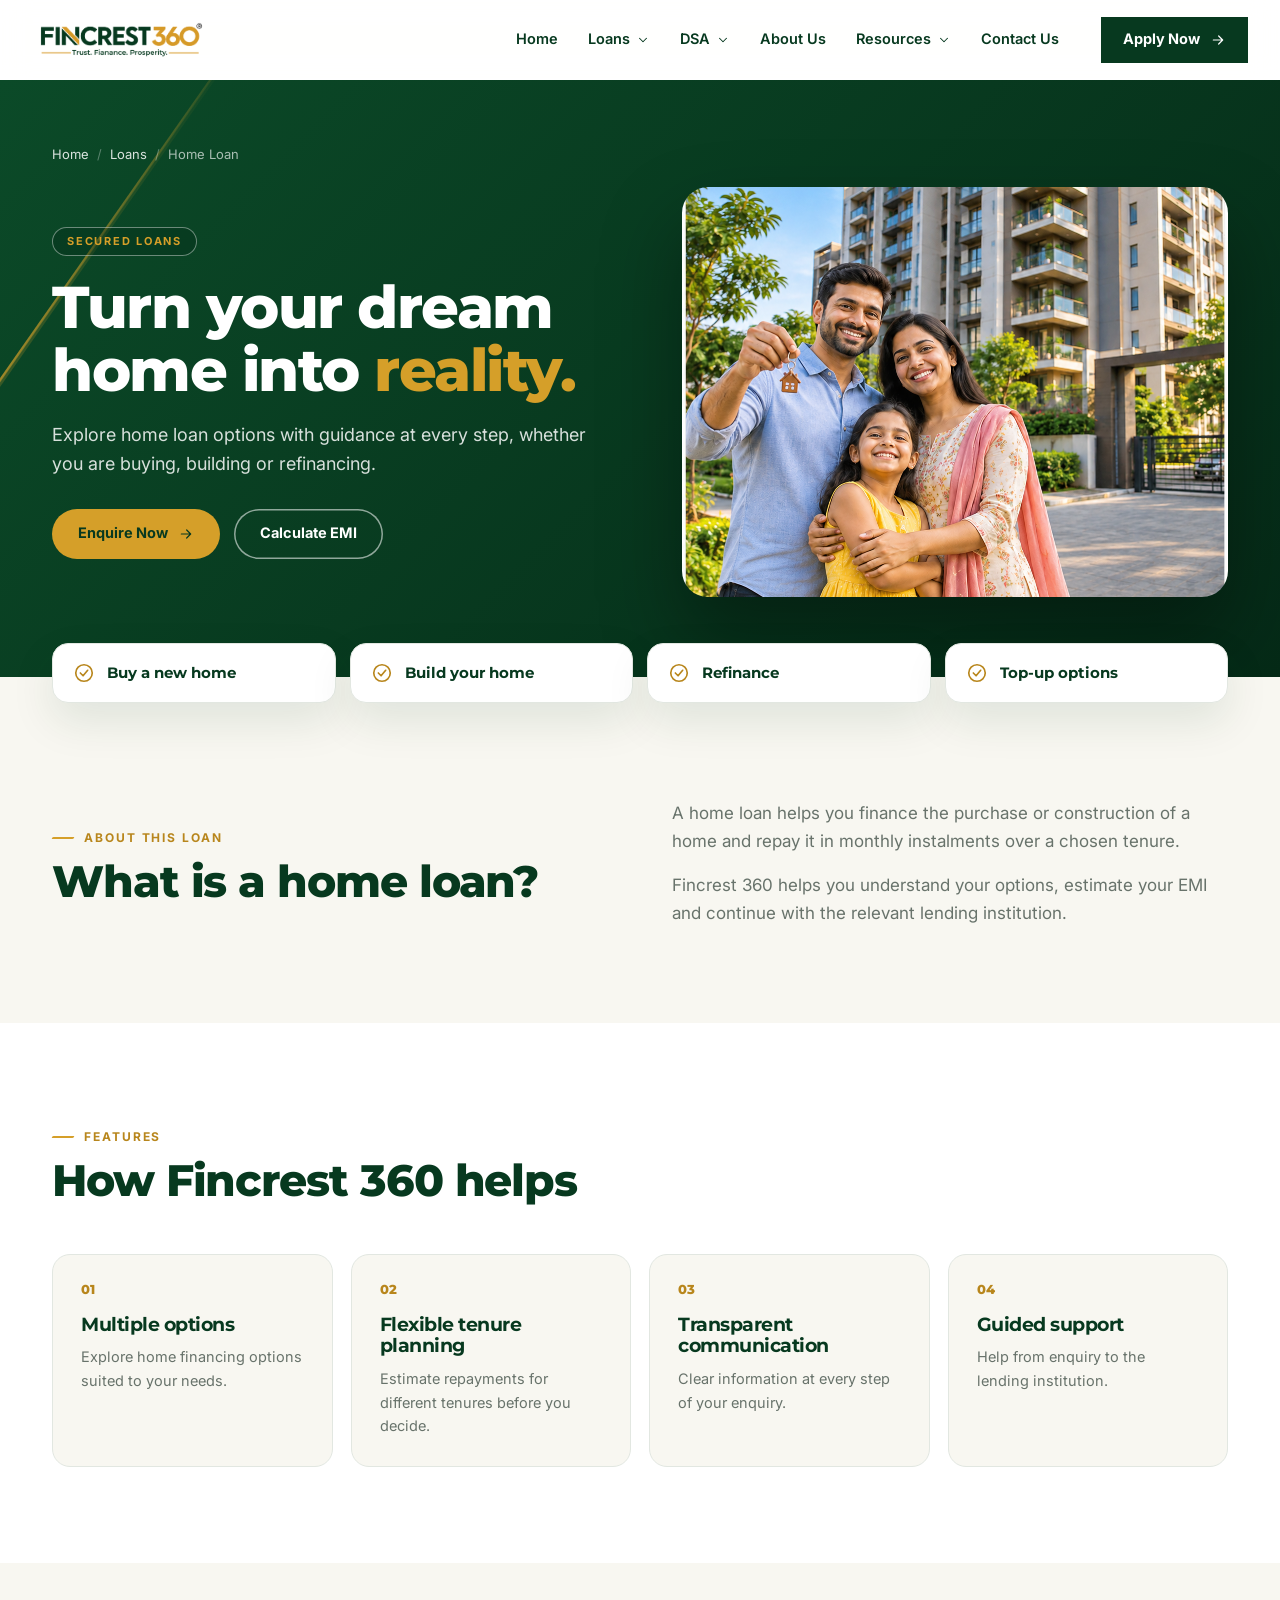
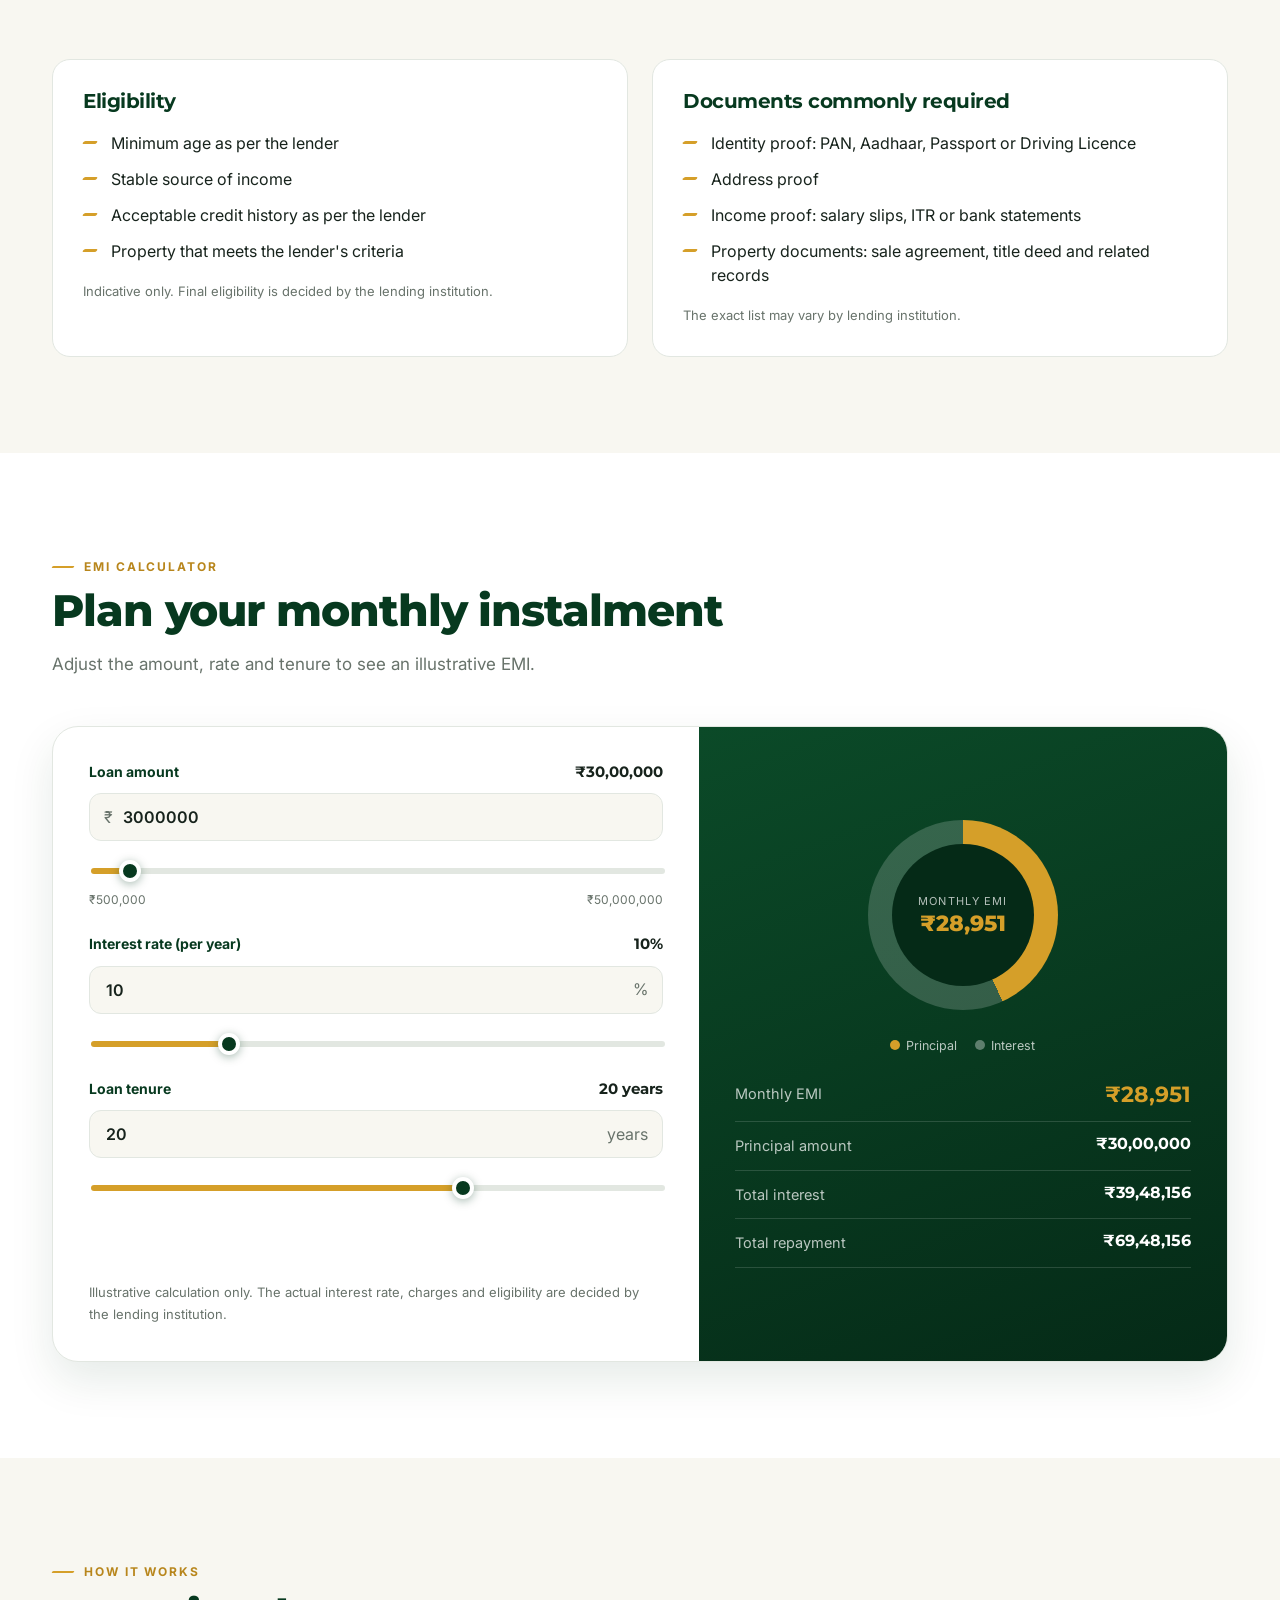
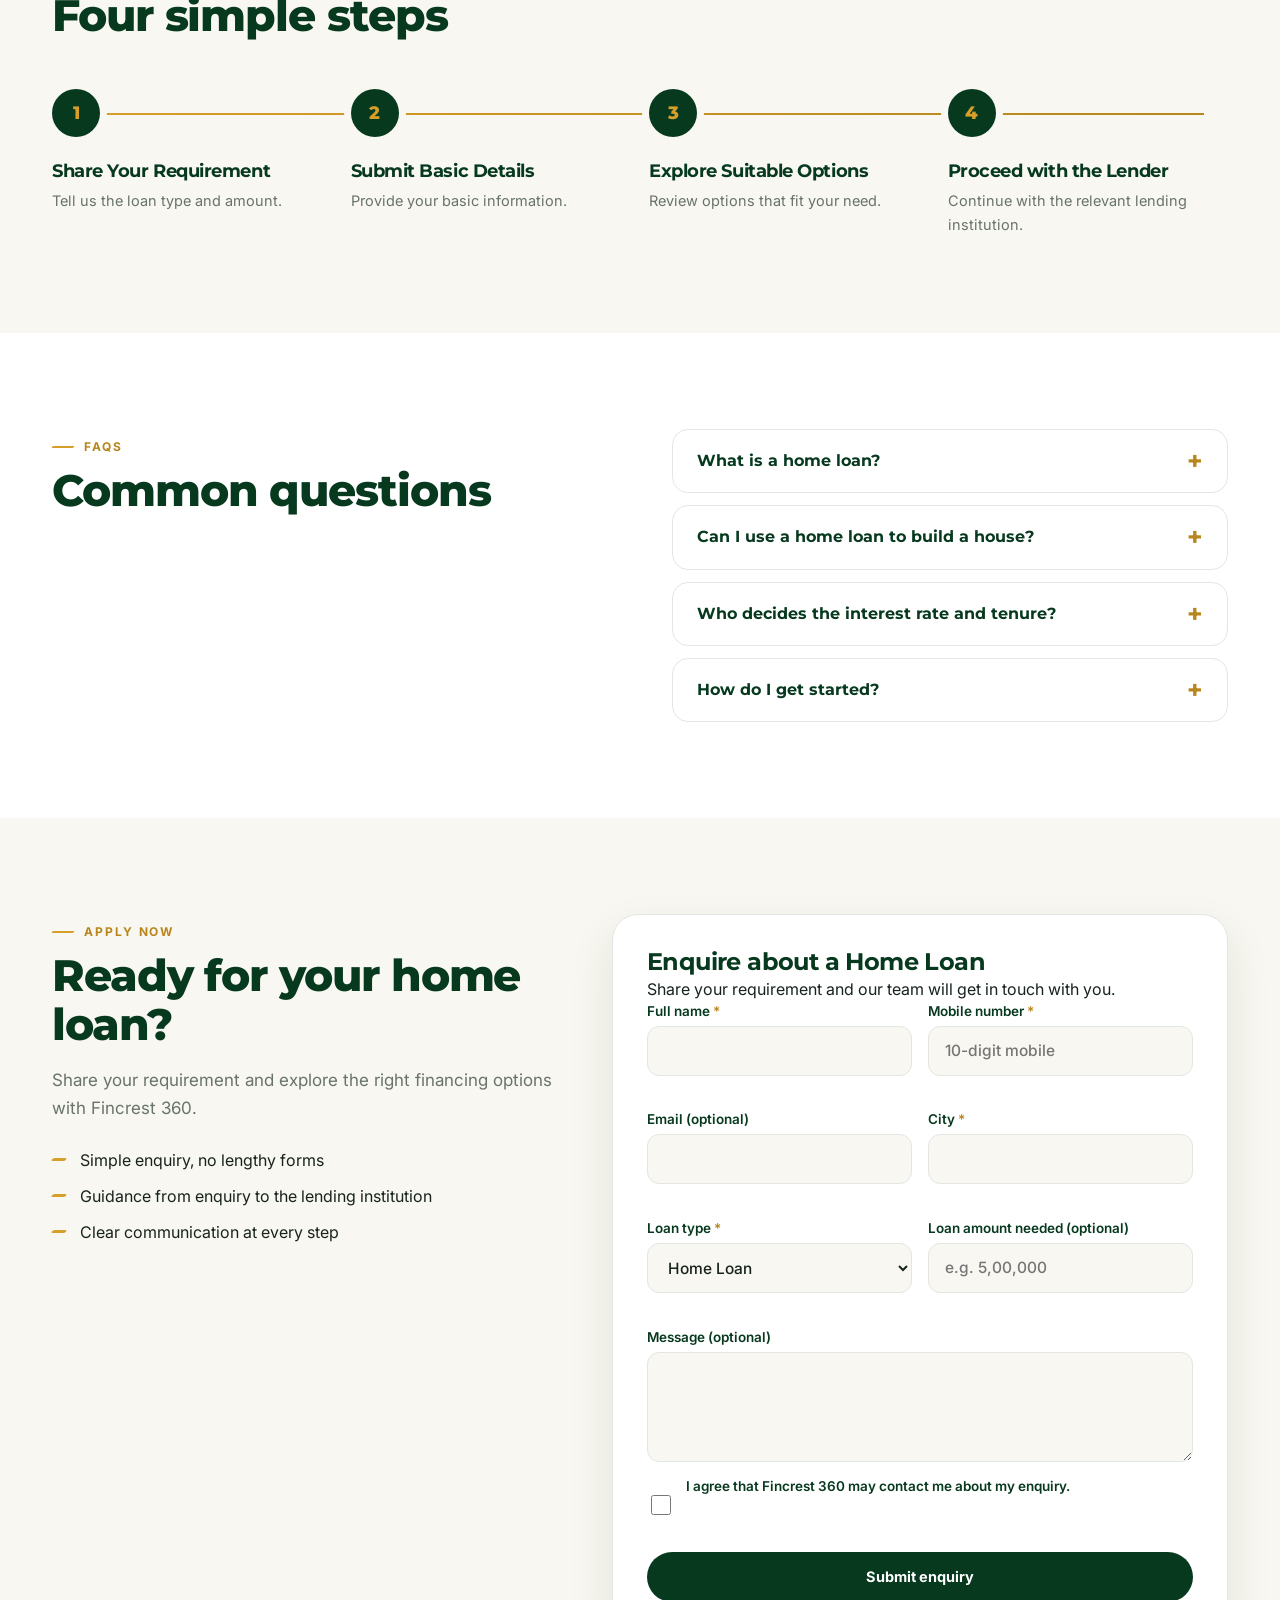
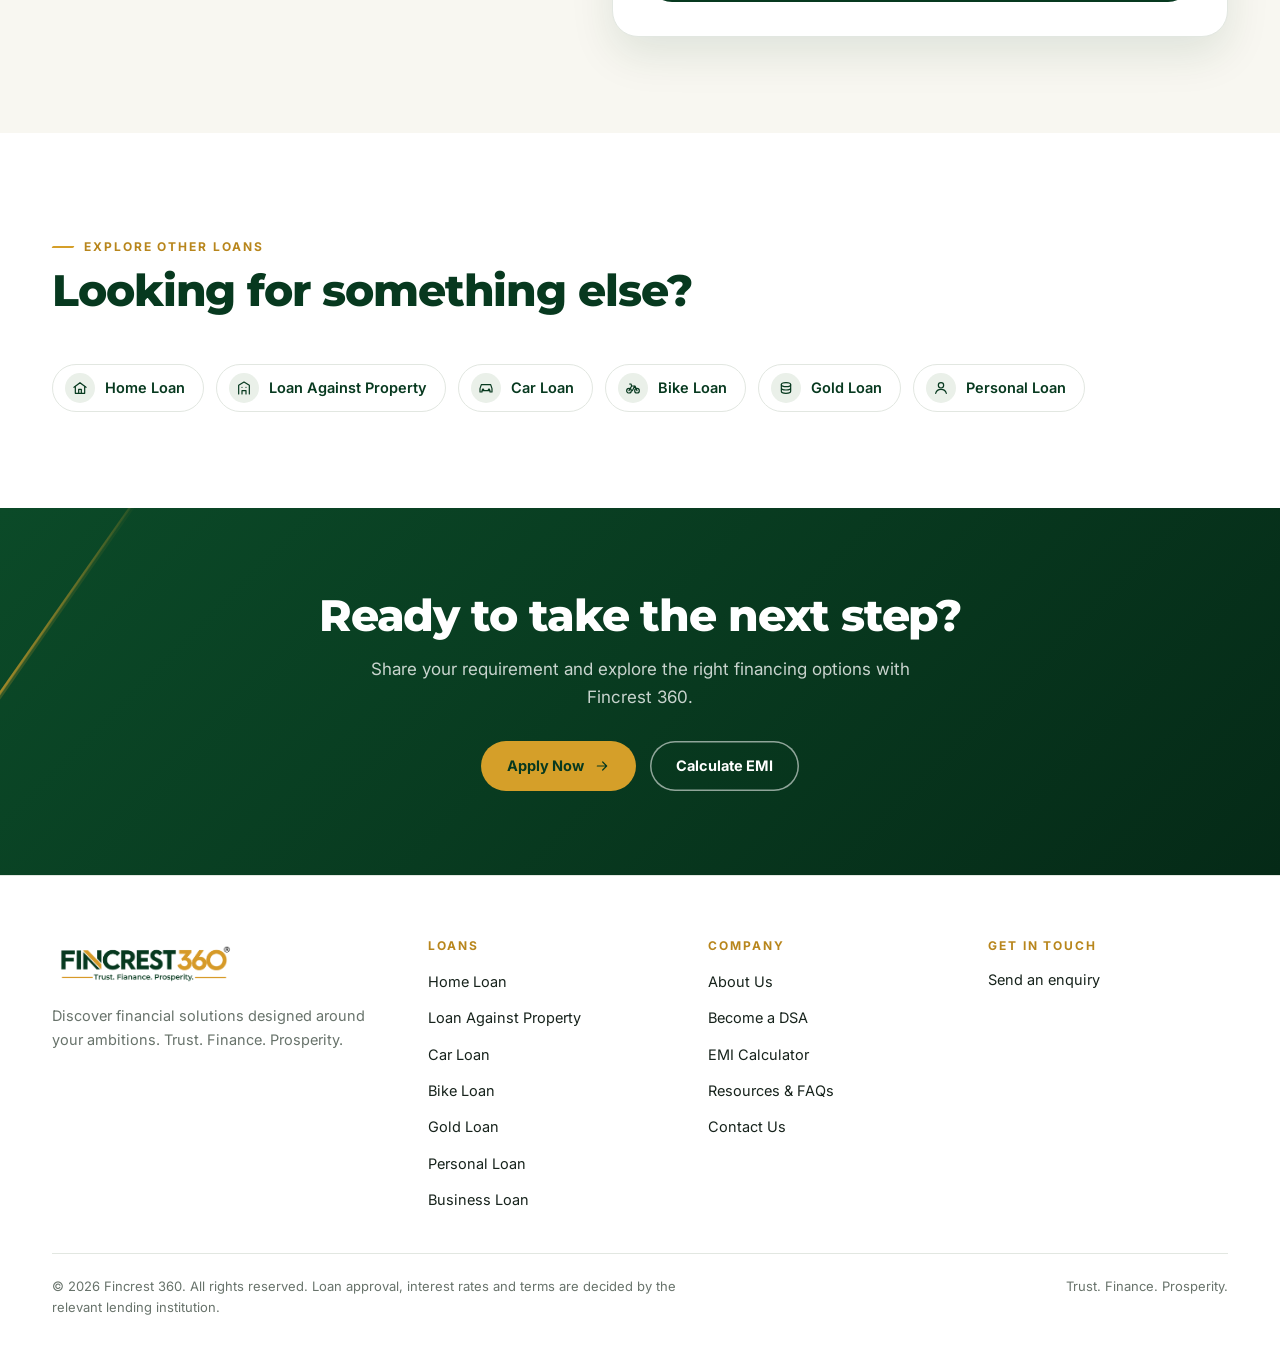
<file: fincrest-html/loans/home-loan.html>
<!doctype html>
<html lang="en" class="no-js">
<head>
<meta charset="utf-8">
<meta name="viewport" content="width=device-width, initial-scale=1">
<title>Home Loan | Fincrest 360</title>
<meta name="description" content="Explore home loan options with guidance at every step, whether you are buying, building or refinancing. Explore home loan options with Fincrest 360.">
<meta name="theme-color" content="#07391f">
<meta property="og:type" content="website">
<meta property="og:site_name" content="Fincrest 360">
<meta property="og:title" content="Home Loan | Fincrest 360">
<meta property="og:description" content="Explore home loan options with guidance at every step, whether you are buying, building or refinancing. Explore home loan options with Fincrest 360.">
<meta property="og:image" content="../assets/img/hero-1.jpg">
<link rel="icon" type="image/svg+xml" href="../assets/img/favicon.svg">
<link rel="preconnect" href="https://fonts.googleapis.com">
<link rel="preconnect" href="https://fonts.gstatic.com" crossorigin>
<link rel="stylesheet" href="https://fonts.googleapis.com/css2?family=Inter:wght@400;500;600;700&amp;family=Montserrat:wght@600;700;800&amp;display=swap">
<link rel="stylesheet" href="../assets/css/base.css">
<link rel="stylesheet" href="../assets/css/layout.css">
<link rel="stylesheet" href="../assets/css/components.css">
<link rel="stylesheet" href="../assets/css/pages.css">
</head>
<body>
<a class="skip-link" href="#main">Skip to content</a>

<header class="site-header" id="site-header">
  <div class="header-bar">
    <a class="brand" href="../index.html" aria-label="Fincrest 360 home">
      <img src="../assets/img/fincrest360-logo.png" width="171" height="44" alt="Fincrest 360 — Trust. Finance. Prosperity.">
    </a>

    <nav class="main-nav" aria-label="Primary">
      <ul class="nav-list">
        <li class="nav-item"><a class="nav-link" href="../index.html">Home</a></li>

        <li class="nav-item" data-menu>
          <button class="nav-link" type="button" aria-expanded="false" aria-controls="menu-loans">Loans <span class="chev"><svg viewBox="0 0 24 24" fill="none" stroke="currentColor" stroke-width="1.8" stroke-width="2.3" stroke-linecap="round" stroke-linejoin="round" aria-hidden="true"><path d="M6 9l6 6 6-6"/></svg></span></button>
          <div class="mega" id="menu-loans">
            <div class="mega-card">
                              <div class="mega-col">
                  <p class="mega-title">Secured Loans</p>
                  <ul class="menu-list">
                    <li><a class="menu-item" href="../loans/home-loan.html"><span class="menu-ico"><svg viewBox="0 0 24 24" fill="none" stroke="currentColor" stroke-width="1.8" stroke-linecap="round" stroke-linejoin="round" aria-hidden="true"><path d="M3 11l9-7 9 7"/><path d="M5 10v10h14V10"/><path d="M10 20v-6h4v6"/></svg></span><span class="menu-text"><strong>Home Loan</strong><span>Financing solutions for your home ownership journey.</span></span><span class="menu-arrow"><svg viewBox="0 0 24 24" fill="none" stroke="currentColor" stroke-width="1.8" stroke-width="2.3" stroke-linecap="round" stroke-linejoin="round" aria-hidden="true"><path d="M5 12h14M13 6l6 6-6 6"/></svg></span></a></li><li><a class="menu-item" href="../loans/loan-against-property.html"><span class="menu-ico"><svg viewBox="0 0 24 24" fill="none" stroke="currentColor" stroke-width="1.8" stroke-linecap="round" stroke-linejoin="round" aria-hidden="true"><path d="M4 21V8l8-5 8 5v13"/><path d="M9 21v-5h6v5M9 11h.01M15 11h.01"/></svg></span><span class="menu-text"><strong>Loan Against Property</strong><span>Unlock the financial potential of your property.</span></span><span class="menu-arrow"><svg viewBox="0 0 24 24" fill="none" stroke="currentColor" stroke-width="1.8" stroke-width="2.3" stroke-linecap="round" stroke-linejoin="round" aria-hidden="true"><path d="M5 12h14M13 6l6 6-6 6"/></svg></span></a></li><li><a class="menu-item" href="../loans/car-loan.html"><span class="menu-ico"><svg viewBox="0 0 24 24" fill="none" stroke="currentColor" stroke-width="1.8" stroke-linecap="round" stroke-linejoin="round" aria-hidden="true"><path d="M3 13l2-6h14l2 6v5h-3v-2H6v2H3z"/><circle cx="7.5" cy="14.5" r="1"/><circle cx="16.5" cy="14.5" r="1"/></svg></span><span class="menu-text"><strong>Car Loan</strong><span>Make your next vehicle purchase easier.</span></span><span class="menu-arrow"><svg viewBox="0 0 24 24" fill="none" stroke="currentColor" stroke-width="1.8" stroke-width="2.3" stroke-linecap="round" stroke-linejoin="round" aria-hidden="true"><path d="M5 12h14M13 6l6 6-6 6"/></svg></span></a></li><li><a class="menu-item" href="../loans/bike-loan.html"><span class="menu-ico"><svg viewBox="0 0 24 24" fill="none" stroke="currentColor" stroke-width="1.8" stroke-linecap="round" stroke-linejoin="round" aria-hidden="true"><circle cx="6" cy="16" r="3.5"/><circle cx="18" cy="16" r="3.5"/><path d="M6 16l4-7h5l3 7M10 9L9 6H7M14.5 9L11 16"/></svg></span><span class="menu-text"><strong>Bike Loan</strong><span>Ride home your two-wheeler with simple financing.</span></span><span class="menu-arrow"><svg viewBox="0 0 24 24" fill="none" stroke="currentColor" stroke-width="1.8" stroke-width="2.3" stroke-linecap="round" stroke-linejoin="round" aria-hidden="true"><path d="M5 12h14M13 6l6 6-6 6"/></svg></span></a></li><li><a class="menu-item" href="../loans/gold-loan.html"><span class="menu-ico"><svg viewBox="0 0 24 24" fill="none" stroke="currentColor" stroke-width="1.8" stroke-linecap="round" stroke-linejoin="round" aria-hidden="true"><ellipse cx="12" cy="7" rx="7" ry="3"/><path d="M5 7v5c0 1.7 3.1 3 7 3s7-1.3 7-3V7M5 12v5c0 1.7 3.1 3 7 3s7-1.3 7-3v-5"/></svg></span><span class="menu-text"><strong>Gold Loan</strong><span>Quick financial support against your gold.</span></span><span class="menu-arrow"><svg viewBox="0 0 24 24" fill="none" stroke="currentColor" stroke-width="1.8" stroke-width="2.3" stroke-linecap="round" stroke-linejoin="round" aria-hidden="true"><path d="M5 12h14M13 6l6 6-6 6"/></svg></span></a></li>                  </ul>
                </div>
                              <div class="mega-col">
                  <p class="mega-title">Unsecured Loans</p>
                  <ul class="menu-list">
                    <li><a class="menu-item" href="../loans/personal-loan.html"><span class="menu-ico"><svg viewBox="0 0 24 24" fill="none" stroke="currentColor" stroke-width="1.8" stroke-linecap="round" stroke-linejoin="round" aria-hidden="true"><circle cx="12" cy="8" r="4"/><path d="M4 20c1-4 4-6 8-6s7 2 8 6"/></svg></span><span class="menu-text"><strong>Personal Loan</strong><span>Financial support for your personal needs.</span></span><span class="menu-arrow"><svg viewBox="0 0 24 24" fill="none" stroke="currentColor" stroke-width="1.8" stroke-width="2.3" stroke-linecap="round" stroke-linejoin="round" aria-hidden="true"><path d="M5 12h14M13 6l6 6-6 6"/></svg></span></a></li><li><a class="menu-item" href="../loans/business-loan.html"><span class="menu-ico"><svg viewBox="0 0 24 24" fill="none" stroke="currentColor" stroke-width="1.8" stroke-linecap="round" stroke-linejoin="round" aria-hidden="true"><rect x="3" y="7" width="18" height="13" rx="2"/><path d="M9 7V5a1 1 0 011-1h4a1 1 0 011 1v2M3 13h18"/></svg></span><span class="menu-text"><strong>Business Loan</strong><span>Finance for business growth and expansion.</span></span><span class="menu-arrow"><svg viewBox="0 0 24 24" fill="none" stroke="currentColor" stroke-width="1.8" stroke-width="2.3" stroke-linecap="round" stroke-linejoin="round" aria-hidden="true"><path d="M5 12h14M13 6l6 6-6 6"/></svg></span></a></li>                  </ul>
                </div>
                            <aside class="mega-promo">
                <small>Fincrest 360</small>
                <h3>Not sure which loan fits you?</h3>
                <p>Share your requirement and we will help you explore suitable options.</p>
                <div class="promo-links"><a href="../contact.html">Talk to us</a><a href="../calculators.html">Calculate EMI</a></div>
              </aside>
            </div>
          </div>
        </li>

        <li class="nav-item nav-item--rel" data-menu>
          <button class="nav-link" type="button" aria-expanded="false" aria-controls="menu-dsa">DSA <span class="chev"><svg viewBox="0 0 24 24" fill="none" stroke="currentColor" stroke-width="1.8" stroke-width="2.3" stroke-linecap="round" stroke-linejoin="round" aria-hidden="true"><path d="M6 9l6 6 6-6"/></svg></span></button>
          <div class="mega mega--simple" id="menu-dsa"><div class="mega-card"><ul class="menu-list">
            <li><a class="menu-item" href="../dsa.html"><span class="menu-ico"><svg viewBox="0 0 24 24" fill="none" stroke="currentColor" stroke-width="1.8" stroke-linecap="round" stroke-linejoin="round" aria-hidden="true"><path d="M3 12l4-4 4 2 3-2 4 3 3-1"/><path d="M7 8l-4 4 6 6 2-1 2 1 4-4"/></svg></span><span class="menu-text"><strong>Become a DSA</strong><span>Partner with Fincrest 360 as a Direct Selling Agent.</span></span><span class="menu-arrow"><svg viewBox="0 0 24 24" fill="none" stroke="currentColor" stroke-width="1.8" stroke-width="2.3" stroke-linecap="round" stroke-linejoin="round" aria-hidden="true"><path d="M5 12h14M13 6l6 6-6 6"/></svg></span></a></li><li><a class="menu-item" href="../dsa.html#process"><span class="menu-ico"><svg viewBox="0 0 24 24" fill="none" stroke="currentColor" stroke-width="1.8" stroke-linecap="round" stroke-linejoin="round" aria-hidden="true"><path d="M7 3h7l4 4v14H7z"/><path d="M14 3v4h4M10 12h5M10 16h5"/></svg></span><span class="menu-text"><strong>How it works</strong><span>The steps from enquiry to onboarding.</span></span><span class="menu-arrow"><svg viewBox="0 0 24 24" fill="none" stroke="currentColor" stroke-width="1.8" stroke-width="2.3" stroke-linecap="round" stroke-linejoin="round" aria-hidden="true"><path d="M5 12h14M13 6l6 6-6 6"/></svg></span></a></li><li><a class="menu-item" href="../dsa.html#enquire"><span class="menu-ico"><svg viewBox="0 0 24 24" fill="none" stroke="currentColor" stroke-width="1.8" stroke-linecap="round" stroke-linejoin="round" aria-hidden="true"><circle cx="12" cy="12" r="9"/><path d="M9.5 9.5a2.5 2.5 0 115 .5c0 1.5-2.5 2-2.5 3.5M12 17h.01"/></svg></span><span class="menu-text"><strong>DSA enquiry</strong><span>Tell us about yourself and we will get in touch.</span></span><span class="menu-arrow"><svg viewBox="0 0 24 24" fill="none" stroke="currentColor" stroke-width="1.8" stroke-width="2.3" stroke-linecap="round" stroke-linejoin="round" aria-hidden="true"><path d="M5 12h14M13 6l6 6-6 6"/></svg></span></a></li>          </ul></div></div>
        </li>

        <li class="nav-item"><a class="nav-link" href="../about.html">About Us</a></li>

        <li class="nav-item nav-item--rel" data-menu>
          <button class="nav-link" type="button" aria-expanded="false" aria-controls="menu-res">Resources <span class="chev"><svg viewBox="0 0 24 24" fill="none" stroke="currentColor" stroke-width="1.8" stroke-width="2.3" stroke-linecap="round" stroke-linejoin="round" aria-hidden="true"><path d="M6 9l6 6 6-6"/></svg></span></button>
          <div class="mega mega--simple" id="menu-res"><div class="mega-card"><ul class="menu-list">
            <li><a class="menu-item" href="../calculators.html"><span class="menu-ico"><svg viewBox="0 0 24 24" fill="none" stroke="currentColor" stroke-width="1.8" stroke-linecap="round" stroke-linejoin="round" aria-hidden="true"><rect x="5" y="3" width="14" height="18" rx="2"/><path d="M8 7h8M8 12h.01M12 12h.01M16 12h.01M8 16h.01M12 16h.01M16 16h.01"/></svg></span><span class="menu-text"><strong>EMI Calculator</strong><span>Plan your monthly repayments.</span></span><span class="menu-arrow"><svg viewBox="0 0 24 24" fill="none" stroke="currentColor" stroke-width="1.8" stroke-width="2.3" stroke-linecap="round" stroke-linejoin="round" aria-hidden="true"><path d="M5 12h14M13 6l6 6-6 6"/></svg></span></a></li><li><a class="menu-item" href="../resources.html#faqs"><span class="menu-ico"><svg viewBox="0 0 24 24" fill="none" stroke="currentColor" stroke-width="1.8" stroke-linecap="round" stroke-linejoin="round" aria-hidden="true"><circle cx="12" cy="12" r="9"/><path d="M9.5 9.5a2.5 2.5 0 115 .5c0 1.5-2.5 2-2.5 3.5M12 17h.01"/></svg></span><span class="menu-text"><strong>FAQs</strong><span>Answers to common loan questions.</span></span><span class="menu-arrow"><svg viewBox="0 0 24 24" fill="none" stroke="currentColor" stroke-width="1.8" stroke-width="2.3" stroke-linecap="round" stroke-linejoin="round" aria-hidden="true"><path d="M5 12h14M13 6l6 6-6 6"/></svg></span></a></li><li><a class="menu-item" href="../resources.html#documents"><span class="menu-ico"><svg viewBox="0 0 24 24" fill="none" stroke="currentColor" stroke-width="1.8" stroke-linecap="round" stroke-linejoin="round" aria-hidden="true"><path d="M7 3h7l4 4v14H7z"/><path d="M14 3v4h4M10 12h5M10 16h5"/></svg></span><span class="menu-text"><strong>Document checklist</strong><span>What lenders commonly ask for.</span></span><span class="menu-arrow"><svg viewBox="0 0 24 24" fill="none" stroke="currentColor" stroke-width="1.8" stroke-width="2.3" stroke-linecap="round" stroke-linejoin="round" aria-hidden="true"><path d="M5 12h14M13 6l6 6-6 6"/></svg></span></a></li>          </ul></div></div>
        </li>

        <li class="nav-item"><a class="nav-link" href="../contact.html">Contact Us</a></li>
      </ul>
    </nav>

    <a class="btn header-cta bla" href="../contact.html#enquire">Apply Now <svg viewBox="0 0 24 24" fill="none" stroke="currentColor" stroke-width="1.8" stroke-width="2.3" stroke-linecap="round" stroke-linejoin="round" aria-hidden="true"><path d="M5 12h14M13 6l6 6-6 6"/></svg></a>
    <button class="burger" type="button" aria-label="Open menu" aria-expanded="false" aria-controls="mobile-menu"><span></span></button>
  </div>
</header>

<div class="mobile-menu" id="mobile-menu">
  <div class="m-item"><a class="m-link" href="../index.html">Home</a></div>
  <div class="m-item">
    <button class="m-link" type="button" aria-expanded="false">Loans <span class="chev"><svg viewBox="0 0 24 24" fill="none" stroke="currentColor" stroke-width="1.8" stroke-width="2.3" stroke-linecap="round" stroke-linejoin="round" aria-hidden="true"><path d="M6 9l6 6 6-6"/></svg></span></button>
    <div class="m-sub"><div>
              <p class="m-group">Secured Loans</p>
        <ul class="menu-list"><li><a class="menu-item" href="../loans/home-loan.html"><span class="menu-ico"><svg viewBox="0 0 24 24" fill="none" stroke="currentColor" stroke-width="1.8" stroke-linecap="round" stroke-linejoin="round" aria-hidden="true"><path d="M3 11l9-7 9 7"/><path d="M5 10v10h14V10"/><path d="M10 20v-6h4v6"/></svg></span><span class="menu-text"><strong>Home Loan</strong><span>Financing solutions for your home ownership journey.</span></span><span class="menu-arrow"><svg viewBox="0 0 24 24" fill="none" stroke="currentColor" stroke-width="1.8" stroke-width="2.3" stroke-linecap="round" stroke-linejoin="round" aria-hidden="true"><path d="M5 12h14M13 6l6 6-6 6"/></svg></span></a></li><li><a class="menu-item" href="../loans/loan-against-property.html"><span class="menu-ico"><svg viewBox="0 0 24 24" fill="none" stroke="currentColor" stroke-width="1.8" stroke-linecap="round" stroke-linejoin="round" aria-hidden="true"><path d="M4 21V8l8-5 8 5v13"/><path d="M9 21v-5h6v5M9 11h.01M15 11h.01"/></svg></span><span class="menu-text"><strong>Loan Against Property</strong><span>Unlock the financial potential of your property.</span></span><span class="menu-arrow"><svg viewBox="0 0 24 24" fill="none" stroke="currentColor" stroke-width="1.8" stroke-width="2.3" stroke-linecap="round" stroke-linejoin="round" aria-hidden="true"><path d="M5 12h14M13 6l6 6-6 6"/></svg></span></a></li><li><a class="menu-item" href="../loans/car-loan.html"><span class="menu-ico"><svg viewBox="0 0 24 24" fill="none" stroke="currentColor" stroke-width="1.8" stroke-linecap="round" stroke-linejoin="round" aria-hidden="true"><path d="M3 13l2-6h14l2 6v5h-3v-2H6v2H3z"/><circle cx="7.5" cy="14.5" r="1"/><circle cx="16.5" cy="14.5" r="1"/></svg></span><span class="menu-text"><strong>Car Loan</strong><span>Make your next vehicle purchase easier.</span></span><span class="menu-arrow"><svg viewBox="0 0 24 24" fill="none" stroke="currentColor" stroke-width="1.8" stroke-width="2.3" stroke-linecap="round" stroke-linejoin="round" aria-hidden="true"><path d="M5 12h14M13 6l6 6-6 6"/></svg></span></a></li><li><a class="menu-item" href="../loans/bike-loan.html"><span class="menu-ico"><svg viewBox="0 0 24 24" fill="none" stroke="currentColor" stroke-width="1.8" stroke-linecap="round" stroke-linejoin="round" aria-hidden="true"><circle cx="6" cy="16" r="3.5"/><circle cx="18" cy="16" r="3.5"/><path d="M6 16l4-7h5l3 7M10 9L9 6H7M14.5 9L11 16"/></svg></span><span class="menu-text"><strong>Bike Loan</strong><span>Ride home your two-wheeler with simple financing.</span></span><span class="menu-arrow"><svg viewBox="0 0 24 24" fill="none" stroke="currentColor" stroke-width="1.8" stroke-width="2.3" stroke-linecap="round" stroke-linejoin="round" aria-hidden="true"><path d="M5 12h14M13 6l6 6-6 6"/></svg></span></a></li><li><a class="menu-item" href="../loans/gold-loan.html"><span class="menu-ico"><svg viewBox="0 0 24 24" fill="none" stroke="currentColor" stroke-width="1.8" stroke-linecap="round" stroke-linejoin="round" aria-hidden="true"><ellipse cx="12" cy="7" rx="7" ry="3"/><path d="M5 7v5c0 1.7 3.1 3 7 3s7-1.3 7-3V7M5 12v5c0 1.7 3.1 3 7 3s7-1.3 7-3v-5"/></svg></span><span class="menu-text"><strong>Gold Loan</strong><span>Quick financial support against your gold.</span></span><span class="menu-arrow"><svg viewBox="0 0 24 24" fill="none" stroke="currentColor" stroke-width="1.8" stroke-width="2.3" stroke-linecap="round" stroke-linejoin="round" aria-hidden="true"><path d="M5 12h14M13 6l6 6-6 6"/></svg></span></a></li></ul>
              <p class="m-group">Unsecured Loans</p>
        <ul class="menu-list"><li><a class="menu-item" href="../loans/personal-loan.html"><span class="menu-ico"><svg viewBox="0 0 24 24" fill="none" stroke="currentColor" stroke-width="1.8" stroke-linecap="round" stroke-linejoin="round" aria-hidden="true"><circle cx="12" cy="8" r="4"/><path d="M4 20c1-4 4-6 8-6s7 2 8 6"/></svg></span><span class="menu-text"><strong>Personal Loan</strong><span>Financial support for your personal needs.</span></span><span class="menu-arrow"><svg viewBox="0 0 24 24" fill="none" stroke="currentColor" stroke-width="1.8" stroke-width="2.3" stroke-linecap="round" stroke-linejoin="round" aria-hidden="true"><path d="M5 12h14M13 6l6 6-6 6"/></svg></span></a></li><li><a class="menu-item" href="../loans/business-loan.html"><span class="menu-ico"><svg viewBox="0 0 24 24" fill="none" stroke="currentColor" stroke-width="1.8" stroke-linecap="round" stroke-linejoin="round" aria-hidden="true"><rect x="3" y="7" width="18" height="13" rx="2"/><path d="M9 7V5a1 1 0 011-1h4a1 1 0 011 1v2M3 13h18"/></svg></span><span class="menu-text"><strong>Business Loan</strong><span>Finance for business growth and expansion.</span></span><span class="menu-arrow"><svg viewBox="0 0 24 24" fill="none" stroke="currentColor" stroke-width="1.8" stroke-width="2.3" stroke-linecap="round" stroke-linejoin="round" aria-hidden="true"><path d="M5 12h14M13 6l6 6-6 6"/></svg></span></a></li></ul>
          </div></div>
  </div>
  <div class="m-item">
    <button class="m-link" type="button" aria-expanded="false">DSA <span class="chev"><svg viewBox="0 0 24 24" fill="none" stroke="currentColor" stroke-width="1.8" stroke-width="2.3" stroke-linecap="round" stroke-linejoin="round" aria-hidden="true"><path d="M6 9l6 6 6-6"/></svg></span></button>
    <div class="m-sub"><div><ul class="menu-list"><li><a class="menu-item" href="../dsa.html"><span class="menu-ico"><svg viewBox="0 0 24 24" fill="none" stroke="currentColor" stroke-width="1.8" stroke-linecap="round" stroke-linejoin="round" aria-hidden="true"><path d="M3 12l4-4 4 2 3-2 4 3 3-1"/><path d="M7 8l-4 4 6 6 2-1 2 1 4-4"/></svg></span><span class="menu-text"><strong>Become a DSA</strong><span>Partner with Fincrest 360 as a Direct Selling Agent.</span></span><span class="menu-arrow"><svg viewBox="0 0 24 24" fill="none" stroke="currentColor" stroke-width="1.8" stroke-width="2.3" stroke-linecap="round" stroke-linejoin="round" aria-hidden="true"><path d="M5 12h14M13 6l6 6-6 6"/></svg></span></a></li><li><a class="menu-item" href="../dsa.html#process"><span class="menu-ico"><svg viewBox="0 0 24 24" fill="none" stroke="currentColor" stroke-width="1.8" stroke-linecap="round" stroke-linejoin="round" aria-hidden="true"><path d="M7 3h7l4 4v14H7z"/><path d="M14 3v4h4M10 12h5M10 16h5"/></svg></span><span class="menu-text"><strong>How it works</strong><span>The steps from enquiry to onboarding.</span></span><span class="menu-arrow"><svg viewBox="0 0 24 24" fill="none" stroke="currentColor" stroke-width="1.8" stroke-width="2.3" stroke-linecap="round" stroke-linejoin="round" aria-hidden="true"><path d="M5 12h14M13 6l6 6-6 6"/></svg></span></a></li><li><a class="menu-item" href="../dsa.html#enquire"><span class="menu-ico"><svg viewBox="0 0 24 24" fill="none" stroke="currentColor" stroke-width="1.8" stroke-linecap="round" stroke-linejoin="round" aria-hidden="true"><circle cx="12" cy="12" r="9"/><path d="M9.5 9.5a2.5 2.5 0 115 .5c0 1.5-2.5 2-2.5 3.5M12 17h.01"/></svg></span><span class="menu-text"><strong>DSA enquiry</strong><span>Tell us about yourself and we will get in touch.</span></span><span class="menu-arrow"><svg viewBox="0 0 24 24" fill="none" stroke="currentColor" stroke-width="1.8" stroke-width="2.3" stroke-linecap="round" stroke-linejoin="round" aria-hidden="true"><path d="M5 12h14M13 6l6 6-6 6"/></svg></span></a></li></ul></div></div>
  </div>
  <div class="m-item"><a class="m-link" href="../about.html">About Us</a></div>
  <div class="m-item">
    <button class="m-link" type="button" aria-expanded="false">Resources <span class="chev"><svg viewBox="0 0 24 24" fill="none" stroke="currentColor" stroke-width="1.8" stroke-width="2.3" stroke-linecap="round" stroke-linejoin="round" aria-hidden="true"><path d="M6 9l6 6 6-6"/></svg></span></button>
    <div class="m-sub"><div><ul class="menu-list"><li><a class="menu-item" href="../calculators.html"><span class="menu-ico"><svg viewBox="0 0 24 24" fill="none" stroke="currentColor" stroke-width="1.8" stroke-linecap="round" stroke-linejoin="round" aria-hidden="true"><rect x="5" y="3" width="14" height="18" rx="2"/><path d="M8 7h8M8 12h.01M12 12h.01M16 12h.01M8 16h.01M12 16h.01M16 16h.01"/></svg></span><span class="menu-text"><strong>EMI Calculator</strong><span>Plan your monthly repayments.</span></span><span class="menu-arrow"><svg viewBox="0 0 24 24" fill="none" stroke="currentColor" stroke-width="1.8" stroke-width="2.3" stroke-linecap="round" stroke-linejoin="round" aria-hidden="true"><path d="M5 12h14M13 6l6 6-6 6"/></svg></span></a></li><li><a class="menu-item" href="../resources.html#faqs"><span class="menu-ico"><svg viewBox="0 0 24 24" fill="none" stroke="currentColor" stroke-width="1.8" stroke-linecap="round" stroke-linejoin="round" aria-hidden="true"><circle cx="12" cy="12" r="9"/><path d="M9.5 9.5a2.5 2.5 0 115 .5c0 1.5-2.5 2-2.5 3.5M12 17h.01"/></svg></span><span class="menu-text"><strong>FAQs</strong><span>Answers to common loan questions.</span></span><span class="menu-arrow"><svg viewBox="0 0 24 24" fill="none" stroke="currentColor" stroke-width="1.8" stroke-width="2.3" stroke-linecap="round" stroke-linejoin="round" aria-hidden="true"><path d="M5 12h14M13 6l6 6-6 6"/></svg></span></a></li><li><a class="menu-item" href="../resources.html#documents"><span class="menu-ico"><svg viewBox="0 0 24 24" fill="none" stroke="currentColor" stroke-width="1.8" stroke-linecap="round" stroke-linejoin="round" aria-hidden="true"><path d="M7 3h7l4 4v14H7z"/><path d="M14 3v4h4M10 12h5M10 16h5"/></svg></span><span class="menu-text"><strong>Document checklist</strong><span>What lenders commonly ask for.</span></span><span class="menu-arrow"><svg viewBox="0 0 24 24" fill="none" stroke="currentColor" stroke-width="1.8" stroke-width="2.3" stroke-linecap="round" stroke-linejoin="round" aria-hidden="true"><path d="M5 12h14M13 6l6 6-6 6"/></svg></span></a></li></ul></div></div>
  </div>
  <div class="m-item"><a class="m-link" href="../contact.html">Contact Us</a></div>
  <a class="btn btn--block m-cta" href="../contact.html#enquire">Apply Now <svg viewBox="0 0 24 24" fill="none" stroke="currentColor" stroke-width="1.8" stroke-width="2.3" stroke-linecap="round" stroke-linejoin="round" aria-hidden="true"><path d="M5 12h14M13 6l6 6-6 6"/></svg></a>
</div>

<main id="main">

<!-- ============================================================================== -->
<!-- SECTION 1: HERO BANNER & BREADCRUMBS                                          -->
<!-- Displays the loan title, lead text, action buttons and product photo           -->
<!-- Image source: assets/img/photos/{loan['img']}                                 -->
<!-- ============================================================================== -->
<section class="page-hero">
  <div class="hero-lines" aria-hidden="true"><i></i><i></i><i></i></div>
  <div class="container">
    <ol class="breadcrumb">
      <li><a href="../index.html">Home</a></li>
      <li><a href="../index.html#loans">Loans</a></li>
      <li aria-current="page">Home Loan</li>
    </ol>
    <div class="page-hero-grid">
      <!-- Left: Headline & CTA actions -->
      <div>
        <span class="slide-kicker">Secured Loans</span>
        <h1>Turn your dream home into <em>reality.</em></h1>
        <p class="page-lead">Explore home loan options with guidance at every step, whether you are buying, building or refinancing.</p>
        <div class="page-actions">
          <a class="btn btn--gold" href="#enquire">Enquire Now <svg viewBox="0 0 24 24" fill="none" stroke="currentColor" stroke-width="1.8" stroke-width="2.3" stroke-linecap="round" stroke-linejoin="round" aria-hidden="true"><path d="M5 12h14M13 6l6 6-6 6"/></svg></a>
          <a class="btn btn--ghost" href="#emi">Calculate EMI</a>
        </div>
      </div>
      <!-- Right: Main Hero Image for this loan product -->
      <div class="page-media">
        <img src="../assets/img/photos/home.png" width="1200" height="900" alt="Home Loan" fetchpriority="high">
      </div>
    </div>
  </div>
</section>

<!-- ============================================================================== -->
<!-- SECTION 2: QUICK HIGHLIGHTS RIBBON                                            -->
<!-- Data source: $content['highlights'] from includes/loan-content.php            -->
<!-- ============================================================================== -->
<section class="highlights">
  <div class="container">
    <div class="highlight-row">
              <div class="highlight reveal">
          <svg viewBox="0 0 24 24" fill="none" stroke="currentColor" stroke-width="1.8" stroke-linecap="round" stroke-linejoin="round" aria-hidden="true"><circle cx="12" cy="12" r="9"/><path d="M8 12l3 3 5-6"/></svg>Buy a new home        </div>
              <div class="highlight reveal">
          <svg viewBox="0 0 24 24" fill="none" stroke="currentColor" stroke-width="1.8" stroke-linecap="round" stroke-linejoin="round" aria-hidden="true"><circle cx="12" cy="12" r="9"/><path d="M8 12l3 3 5-6"/></svg>Build your home        </div>
              <div class="highlight reveal">
          <svg viewBox="0 0 24 24" fill="none" stroke="currentColor" stroke-width="1.8" stroke-linecap="round" stroke-linejoin="round" aria-hidden="true"><circle cx="12" cy="12" r="9"/><path d="M8 12l3 3 5-6"/></svg>Refinance        </div>
              <div class="highlight reveal">
          <svg viewBox="0 0 24 24" fill="none" stroke="currentColor" stroke-width="1.8" stroke-linecap="round" stroke-linejoin="round" aria-hidden="true"><circle cx="12" cy="12" r="9"/><path d="M8 12l3 3 5-6"/></svg>Top-up options        </div>
          </div>
  </div>
</section>

<!-- ============================================================================== -->
<!-- SECTION 3: ABOUT THIS LOAN (Introductory Overview)                            -->
<!-- Data source: $content['intro'] from includes/loan-content.php                 -->
<!-- ============================================================================== -->
<section class="section">
  <div class="container split">
    <div class="reveal">
      <span class="eyebrow">About this loan</span>
      <h2>What is a home loan?</h2>
    </div>
    <div class="split-copy reveal">
              <p>A home loan helps you finance the purchase or construction of a home and repay it in monthly instalments over a chosen tenure.</p>
              <p>Fincrest 360 helps you understand your options, estimate your EMI and continue with the relevant lending institution.</p>
          </div>
  </div>
</section>

<!-- ============================================================================== -->
<!-- SECTION 4: KEY FEATURES GRID (How Fincrest 360 helps)                         -->
<!-- Data source: $content['features'] from includes/loan-content.php              -->
<!-- ============================================================================== -->
<section class="section section--white">
  <div class="container">
    <div class="section-head reveal">
      <span class="eyebrow">Features</span>
      <h2>How Fincrest 360 helps</h2>
    </div>
    <div class="feature-grid">
              <article class="feature reveal">
          <span class="feature-num">01</span>
          <h3>Multiple options</h3>
          <p>Explore home financing options suited to your needs.</p>
        </article>
              <article class="feature reveal">
          <span class="feature-num">02</span>
          <h3>Flexible tenure planning</h3>
          <p>Estimate repayments for different tenures before you decide.</p>
        </article>
              <article class="feature reveal">
          <span class="feature-num">03</span>
          <h3>Transparent communication</h3>
          <p>Clear information at every step of your enquiry.</p>
        </article>
              <article class="feature reveal">
          <span class="feature-num">04</span>
          <h3>Guided support</h3>
          <p>Help from enquiry to the lending institution.</p>
        </article>
          </div>
  </div>
</section>

<!-- ============================================================================== -->
<!-- SECTION 5: ELIGIBILITY & COMMONLY REQUIRED DOCUMENTS                          -->
<!-- Data source: $content['eligibility'] & $content['documents']                  -->
<!-- ============================================================================== -->
<section class="section">
  <div class="container two-col">
    <!-- Left panel: Eligibility rules -->
    <div class="panel reveal">
      <h3>Eligibility</h3>
      <ul class="check-list">
                  <li>Minimum age as per the lender</li>
                  <li>Stable source of income</li>
                  <li>Acceptable credit history as per the lender</li>
                  <li>Property that meets the lender&#039;s criteria</li>
              </ul>
      <p class="note">Indicative only. Final eligibility is decided by the lending institution.</p>
    </div>
    <!-- Right panel: Document requirements -->
    <div class="panel reveal">
      <h3>Documents commonly required</h3>
      <ul class="check-list">
                  <li>Identity proof: PAN, Aadhaar, Passport or Driving Licence</li>
                  <li>Address proof</li>
                  <li>Income proof: salary slips, ITR or bank statements</li>
                  <li>Property documents: sale agreement, title deed and related records</li>
              </ul>
      <p class="note">The exact list may vary by lending institution.</p>
    </div>
  </div>
</section>

<!-- ============================================================================== -->
<!-- SECTION 6: DEDICATED EMI CALCULATOR                                           -->
<!-- Preloaded with default range and amounts specific to this loan category       -->
<!-- ============================================================================== -->
<section class="section section--white" id="emi">
  <div class="container">
    <div class="section-head reveal">
      <span class="eyebrow">EMI calculator</span>
      <h2>Plan your monthly instalment</h2>
      <p>Adjust the amount, rate and tenure to see an illustrative EMI.</p>
    </div>
    <div class="reveal">
      <form class="calc" data-emi novalidate aria-label="EMI calculator">
  <div class="calc-form">
    <div class="calc-field">
      <label for="calc-amount-n">Loan amount <span class="calc-value" data-label-amount></span></label>
      <div class="calc-input"><span aria-hidden="true">&#8377;</span><input id="calc-amount-n" name="amount" type="number" inputmode="numeric" min="500000" max="50000000" step="100000" value="3000000"></div>
      <input name="amount" type="range" min="500000" max="50000000" step="100000" value="3000000" aria-label="Loan amount slider">
      <div class="range-scale"><span>&#8377;500,000</span><span>&#8377;50,000,000</span></div>
    </div>
    <div class="calc-field">
      <label for="calc-rate-n">Interest rate (per year) <span class="calc-value" data-label-rate></span></label>
      <div class="calc-input"><input id="calc-rate-n" name="rate" type="number" inputmode="decimal" min="1" max="40" step="0.1" value="10"><span aria-hidden="true">%</span></div>
      <input name="rate" type="range" min="1" max="40" step="0.1" value="10" aria-label="Interest rate slider">
    </div>
    <div class="calc-field">
      <label for="calc-years-n">Loan tenure <span class="calc-value" data-label-years></span></label>
      <div class="calc-input"><input id="calc-years-n" name="years" type="number" inputmode="numeric" min="1" max="30" step="1" value="20"><span aria-hidden="true">years</span></div>
      <input name="years" type="range" min="1" max="30" step="1" value="20" aria-label="Loan tenure slider">
    </div>
    <p class="calc-error" role="alert"></p>
    <p class="calc-note">Illustrative calculation only. The actual interest rate, charges and eligibility are decided by the lending institution.</p>
  </div>
  <div class="calc-result" aria-live="polite">
    <div class="donut"><div class="donut-label"><small>Monthly EMI</small><strong data-out-donut>&mdash;</strong></div></div>
    <div class="calc-legend"><span><i></i>Principal</span><span><i class="alt"></i>Interest</span></div>
    <div class="calc-rows">
      <div class="calc-row calc-row--main"><span>Monthly EMI</span><b data-out-emi>&mdash;</b></div>
      <div class="calc-row"><span>Principal amount</span><b data-out-principal>&mdash;</b></div>
      <div class="calc-row"><span>Total interest</span><b data-out-interest>&mdash;</b></div>
      <div class="calc-row"><span>Total repayment</span><b data-out-total>&mdash;</b></div>
    </div>
  </div>
</form>
    </div>
  </div>
</section>

<!-- ============================================================================== -->
<!-- SECTION 7: FOUR SIMPLE STEPS JOURNEY                                          -->
<!-- Data source: $steps array defined at the top of this file                     -->
<!-- ============================================================================== -->
<section class="section">
  <div class="container">
    <div class="section-head reveal">
      <span class="eyebrow">How it works</span>
      <h2>Four simple steps</h2>
    </div>
    <ol class="steps">
              <li class="step">
          <h3>Share Your Requirement</h3>
          <p>Tell us the loan type and amount.</p>
        </li>
              <li class="step">
          <h3>Submit Basic Details</h3>
          <p>Provide your basic information.</p>
        </li>
              <li class="step">
          <h3>Explore Suitable Options</h3>
          <p>Review options that fit your need.</p>
        </li>
              <li class="step">
          <h3>Proceed with the Lender</h3>
          <p>Continue with the relevant lending institution.</p>
        </li>
          </ol>
  </div>
</section>

<!-- ============================================================================== -->
<!-- SECTION 8: FREQUENTLY ASKED QUESTIONS (Accordion)                             -->
<!-- Data source: $content['faqs'] from includes/loan-content.php                  -->
<!-- ============================================================================== -->
<section class="section section--white">
  <div class="container split split--top">
    <div class="reveal">
      <span class="eyebrow">FAQs</span>
      <h2>Common questions</h2>
    </div>
    <div class="faq reveal">
              <details>
          <summary>What is a home loan?</summary>
          <p>A home loan is financing that lets you buy, build or renovate a home and repay the amount in monthly instalments.</p>
        </details>
              <details>
          <summary>Can I use a home loan to build a house?</summary>
          <p>Many lenders offer finance for construction on land you own. Eligibility and conditions are set by the lending institution.</p>
        </details>
              <details>
          <summary>Who decides the interest rate and tenure?</summary>
          <p>The lending institution decides these based on its own policies and your profile.</p>
        </details>
              <details>
          <summary>How do I get started?</summary>
          <p>Use the enquiry form on this page. Our team will get in touch with the next steps.</p>
        </details>
          </div>
  </div>
</section>

<!-- ============================================================================== -->
<!-- SECTION 9: APPLY NOW / LOAN ENQUIRY FORM                                      -->
<!-- Pre-selects this loan type in the form dropdown                                -->
<!-- ============================================================================== -->
<section class="section" id="enquire">
  <div class="container enquiry">
    <div class="enquiry-copy reveal">
      <span class="eyebrow">Apply now</span>
      <h2>Ready for your home loan?</h2>
      <p>Share your requirement and explore the right financing options with Fincrest 360.</p>
      <ul class="check-list">
        <li>Simple enquiry, no lengthy forms</li>
        <li>Guidance from enquiry to the lending institution</li>
        <li>Clear communication at every step</li>
      </ul>
    </div>
    <div class="reveal">
      <div class="form-card">
  <form data-enquiry action="#" method="post" novalidate id="enq-e0d70f">
    <h3>Enquire about a Home Loan</h3>
    <p>Share your requirement and our team will get in touch with you.</p>
    <input type="hidden" name="type" value="loan">
    <input type="hidden" name="ts" value="1793705337">
    <div class="hp" aria-hidden="true"><label>Leave empty <input type="text" name="website" tabindex="-1" autocomplete="off"></label></div>
    <div class="form-grid">
      <div class="field">
        <label for="enq-e0d70f-name">Full name <i>*</i></label>
        <input id="enq-e0d70f-name" name="name" type="text" autocomplete="name" maxlength="80" required>
        <span class="field-error"></span>
      </div>
      <div class="field">
        <label for="enq-e0d70f-mobile">Mobile number <i>*</i></label>
        <input id="enq-e0d70f-mobile" name="mobile" type="tel" inputmode="numeric" autocomplete="tel" maxlength="16" placeholder="10-digit mobile" required>
        <span class="field-error"></span>
      </div>
      <div class="field">
        <label for="enq-e0d70f-email">Email (optional)</label>
        <input id="enq-e0d70f-email" name="email" type="email" autocomplete="email" maxlength="120">
        <span class="field-error"></span>
      </div>
      <div class="field">
        <label for="enq-e0d70f-city">City <i>*</i></label>
        <input id="enq-e0d70f-city" name="city" type="text" autocomplete="address-level2" maxlength="60" required>
        <span class="field-error"></span>
      </div>
              <div class="field">
          <label for="enq-e0d70f-loan">Loan type <i>*</i></label>
          <select id="enq-e0d70f-loan" name="loan" required>
            <option value="">Select a loan</option>
                          <option value="Home Loan" selected>Home Loan</option>
                          <option value="Loan Against Property">Loan Against Property</option>
                          <option value="Car Loan">Car Loan</option>
                          <option value="Bike Loan">Bike Loan</option>
                          <option value="Gold Loan">Gold Loan</option>
                          <option value="Personal Loan">Personal Loan</option>
                          <option value="Business Loan">Business Loan</option>
                      </select>
          <span class="field-error"></span>
        </div>
        <div class="field">
          <label for="enq-e0d70f-amount">Loan amount needed (optional)</label>
          <input id="enq-e0d70f-amount" name="amount" type="text" inputmode="numeric" maxlength="20" placeholder="e.g. 5,00,000">
          <span class="field-error"></span>
        </div>
            <div class="field field--full">
        <label for="enq-e0d70f-message">Message (optional)</label>
        <textarea id="enq-e0d70f-message" name="message" maxlength="600"></textarea>
      </div>
      <div class="field field--full consent-wrap">
        <label class="consent"><input type="checkbox" name="consent" value="1" required><span>I agree that Fincrest 360 may contact me about my enquiry.</span></label>
        <span class="field-error"></span>
      </div>
    </div>
    <div class="form-status" role="status"></div>
    <button class="btn btn--block" type="submit">Submit enquiry</button>
  </form>
  <div class="form-success" hidden tabindex="-1">
    <svg viewBox="0 0 24 24" fill="none" stroke="currentColor" stroke-width="1.8" stroke-linecap="round" stroke-linejoin="round" aria-hidden="true"><circle cx="12" cy="12" r="9"/><path d="M8 12l3 3 5-6"/></svg>    <h3>Thank you</h3>
    <p>We have received your enquiry and will get in touch with you soon.</p>
  </div>
</div>
    </div>
  </div>
</section>

<!-- ============================================================================== -->
<!-- SECTION 10: EXPLORE OTHER LOANS (Quick Category Chips)                        -->
<!-- Displays links to all other loan types except the current active one           -->
<!-- ============================================================================== -->
<section class="section section--white">
  <div class="container">
    <div class="section-head reveal">
      <span class="eyebrow">Explore other loans</span>
      <h2>Looking for something else?</h2>
    </div>
    <div class="chip-row">
              <a class="chip" href="../loans/home-loan.html">
          <span><svg viewBox="0 0 24 24" fill="none" stroke="currentColor" stroke-width="1.8" stroke-linecap="round" stroke-linejoin="round" aria-hidden="true"><path d="M3 11l9-7 9 7"/><path d="M5 10v10h14V10"/><path d="M10 20v-6h4v6"/></svg></span>
          Home Loan        </a>
              <a class="chip" href="../loans/loan-against-property.html">
          <span><svg viewBox="0 0 24 24" fill="none" stroke="currentColor" stroke-width="1.8" stroke-linecap="round" stroke-linejoin="round" aria-hidden="true"><path d="M4 21V8l8-5 8 5v13"/><path d="M9 21v-5h6v5M9 11h.01M15 11h.01"/></svg></span>
          Loan Against Property        </a>
              <a class="chip" href="../loans/car-loan.html">
          <span><svg viewBox="0 0 24 24" fill="none" stroke="currentColor" stroke-width="1.8" stroke-linecap="round" stroke-linejoin="round" aria-hidden="true"><path d="M3 13l2-6h14l2 6v5h-3v-2H6v2H3z"/><circle cx="7.5" cy="14.5" r="1"/><circle cx="16.5" cy="14.5" r="1"/></svg></span>
          Car Loan        </a>
              <a class="chip" href="../loans/bike-loan.html">
          <span><svg viewBox="0 0 24 24" fill="none" stroke="currentColor" stroke-width="1.8" stroke-linecap="round" stroke-linejoin="round" aria-hidden="true"><circle cx="6" cy="16" r="3.5"/><circle cx="18" cy="16" r="3.5"/><path d="M6 16l4-7h5l3 7M10 9L9 6H7M14.5 9L11 16"/></svg></span>
          Bike Loan        </a>
              <a class="chip" href="../loans/gold-loan.html">
          <span><svg viewBox="0 0 24 24" fill="none" stroke="currentColor" stroke-width="1.8" stroke-linecap="round" stroke-linejoin="round" aria-hidden="true"><ellipse cx="12" cy="7" rx="7" ry="3"/><path d="M5 7v5c0 1.7 3.1 3 7 3s7-1.3 7-3V7M5 12v5c0 1.7 3.1 3 7 3s7-1.3 7-3v-5"/></svg></span>
          Gold Loan        </a>
              <a class="chip" href="../loans/personal-loan.html">
          <span><svg viewBox="0 0 24 24" fill="none" stroke="currentColor" stroke-width="1.8" stroke-linecap="round" stroke-linejoin="round" aria-hidden="true"><circle cx="12" cy="8" r="4"/><path d="M4 20c1-4 4-6 8-6s7 2 8 6"/></svg></span>
          Personal Loan        </a>
          </div>
  </div>
</section>

<!-- ============================================================================== -->
<!-- SITE FOOTER                                                                    -->
<!-- ============================================================================== -->
</main>

<section class="cta-band">
  <div class="hero-lines" aria-hidden="true"><i></i><i></i><i></i></div>
  <div class="container reveal">
    <h2>Ready to take the next step?</h2>
    <p>Share your requirement and explore the right financing options with Fincrest 360.</p>
    <div class="actions">
      <a class="btn btn--gold" href="../contact.html#enquire">Apply Now <svg viewBox="0 0 24 24" fill="none" stroke="currentColor" stroke-width="1.8" stroke-width="2.3" stroke-linecap="round" stroke-linejoin="round" aria-hidden="true"><path d="M5 12h14M13 6l6 6-6 6"/></svg></a>
      <a class="btn btn--ghost" href="../calculators.html">Calculate EMI</a>
    </div>
  </div>
</section>

<footer class="site-footer">
  <div class="container">
    <div class="footer-grid">
      <div class="footer-brand">
        <img src="../assets/img/fincrest360-logo.png" width="171" height="44" alt="Fincrest 360">
        <p>Discover financial solutions designed around your ambitions. Trust. Finance. Prosperity.</p>
      </div>
      <div class="footer-col">
        <h3>Loans</h3>
        <ul><li><a href="../loans/home-loan.html">Home Loan</a></li><li><a href="../loans/loan-against-property.html">Loan Against Property</a></li><li><a href="../loans/car-loan.html">Car Loan</a></li><li><a href="../loans/bike-loan.html">Bike Loan</a></li><li><a href="../loans/gold-loan.html">Gold Loan</a></li><li><a href="../loans/personal-loan.html">Personal Loan</a></li><li><a href="../loans/business-loan.html">Business Loan</a></li></ul>
      </div>
      <div class="footer-col">
        <h3>Company</h3>
        <ul>
          <li><a href="../about.html">About Us</a></li>
          <li><a href="../dsa.html">Become a DSA</a></li>
          <li><a href="../calculators.html">EMI Calculator</a></li>
          <li><a href="../resources.html">Resources &amp; FAQs</a></li>
          <li><a href="../contact.html">Contact Us</a></li>
        </ul>
      </div>
      <div class="footer-col footer-contact">
        <h3>Get in touch</h3>
        <ul>
                                        <li><a href="../contact.html#enquire">Send an enquiry</a></li>
        </ul>
      </div>
    </div>
    <div class="footer-bottom">
      <p>&copy; 2026 Fincrest 360. All rights reserved. Loan approval, interest rates and terms are decided by the relevant lending institution.</p>
      <p>Trust. Finance. Prosperity.</p>
    </div>
  </div>
</footer>

<script src="../assets/js/nav.js" defer></script>
<script src="../assets/js/ui.js" defer></script>
<script src="../assets/js/calculator.js" defer></script>
<script src="../assets/js/form.js" defer></script>
</body>
</html>
</file>
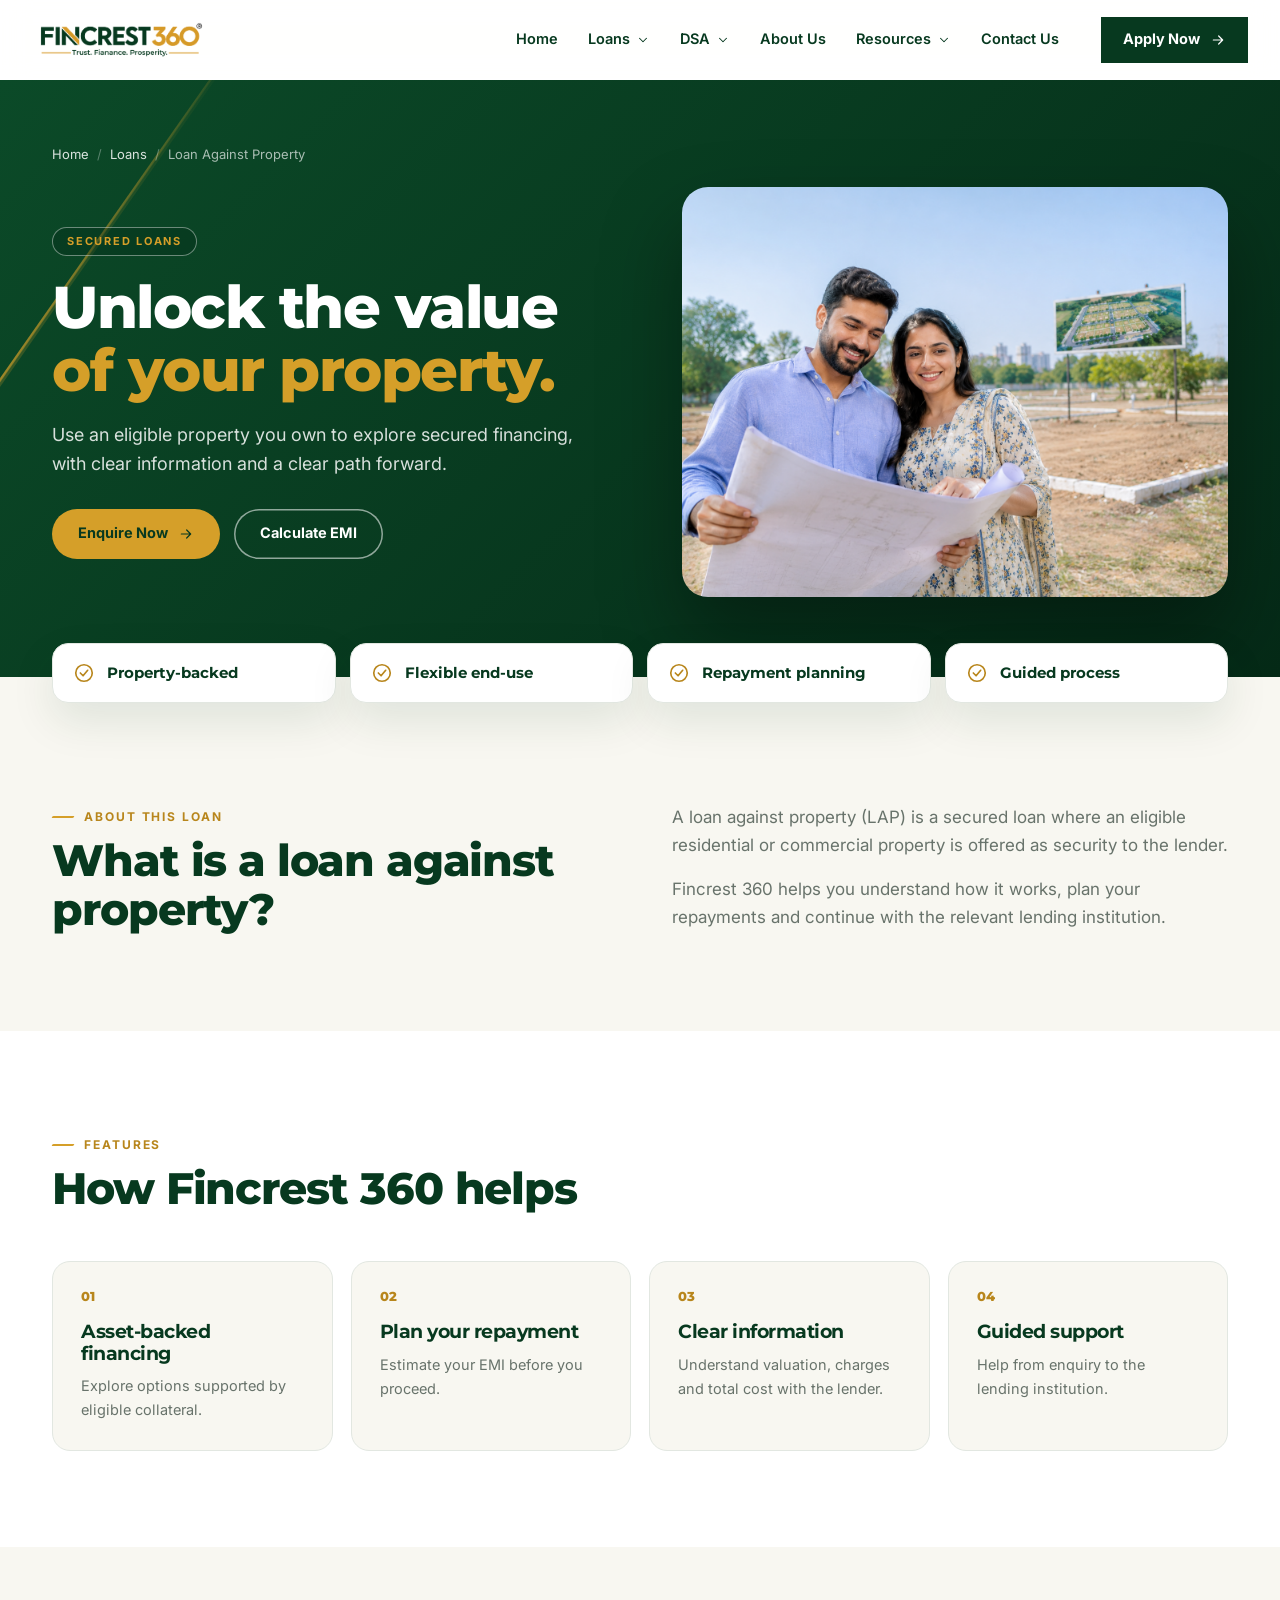
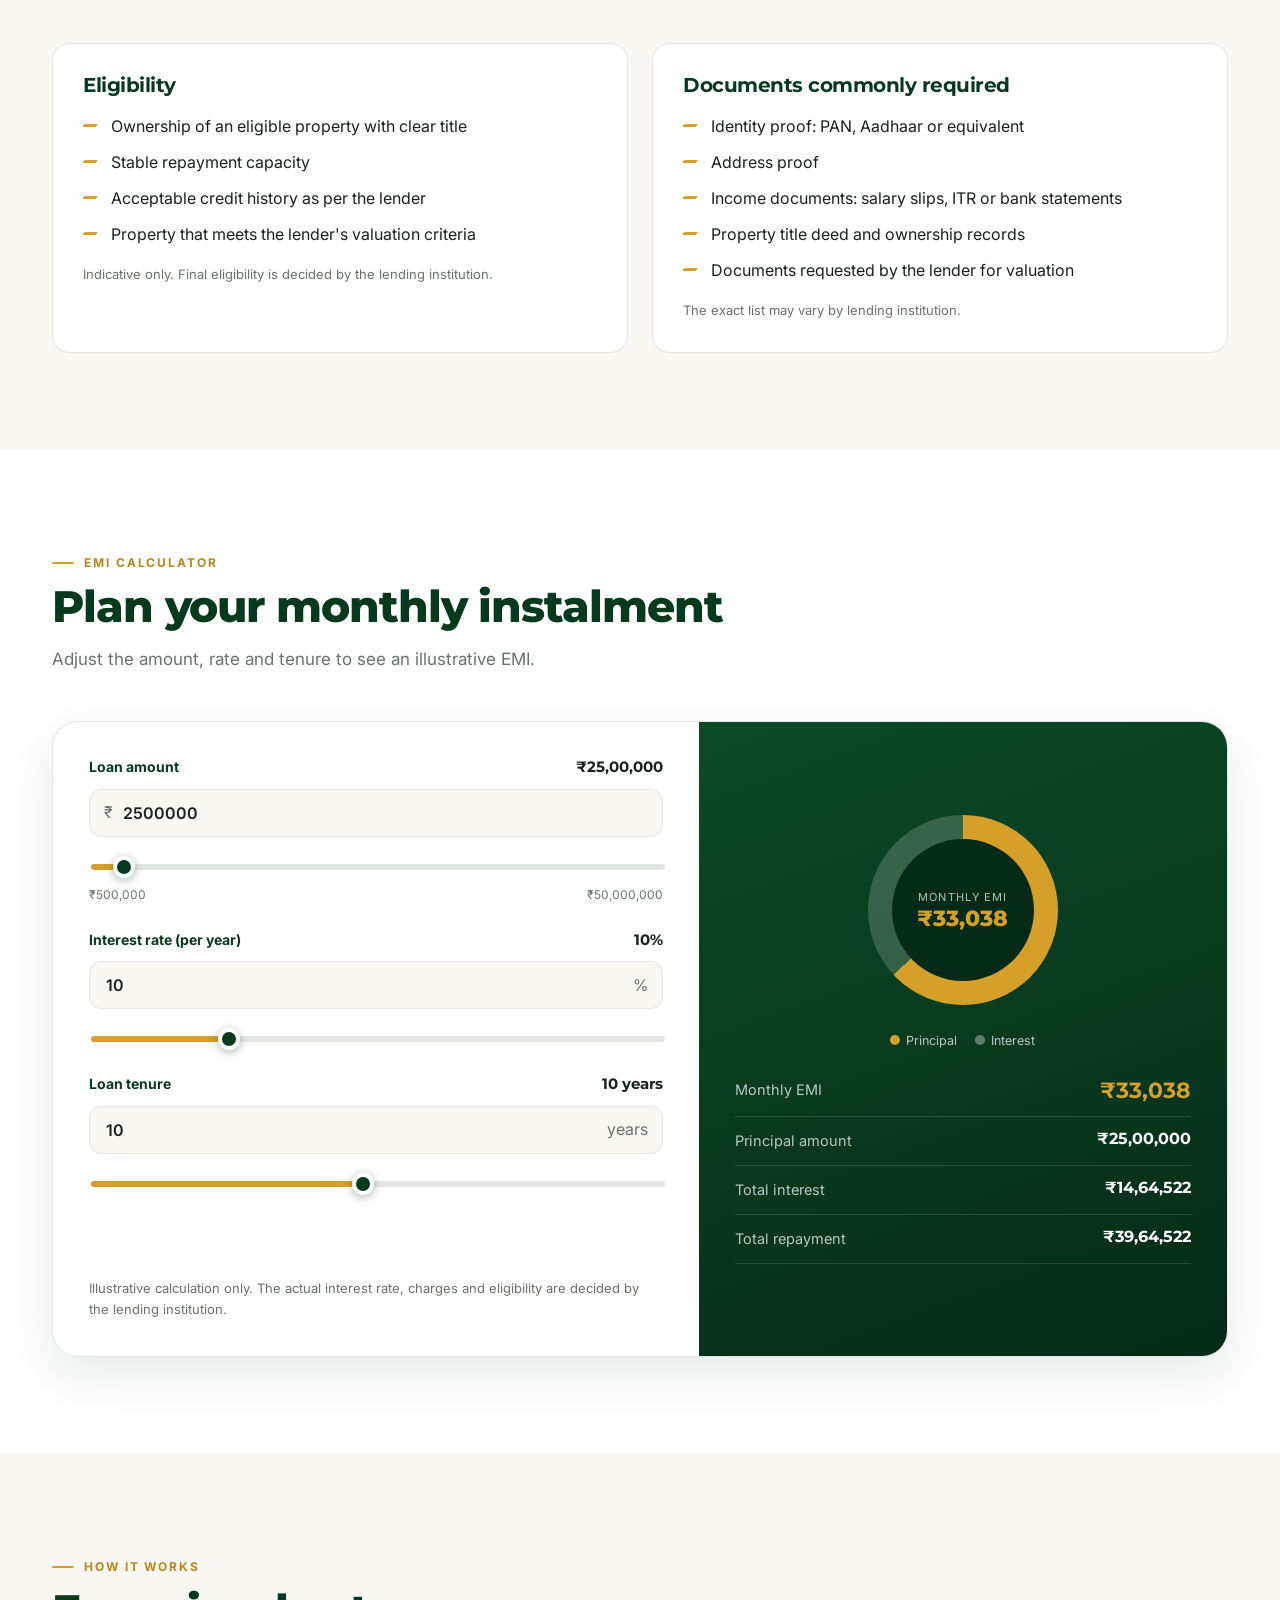
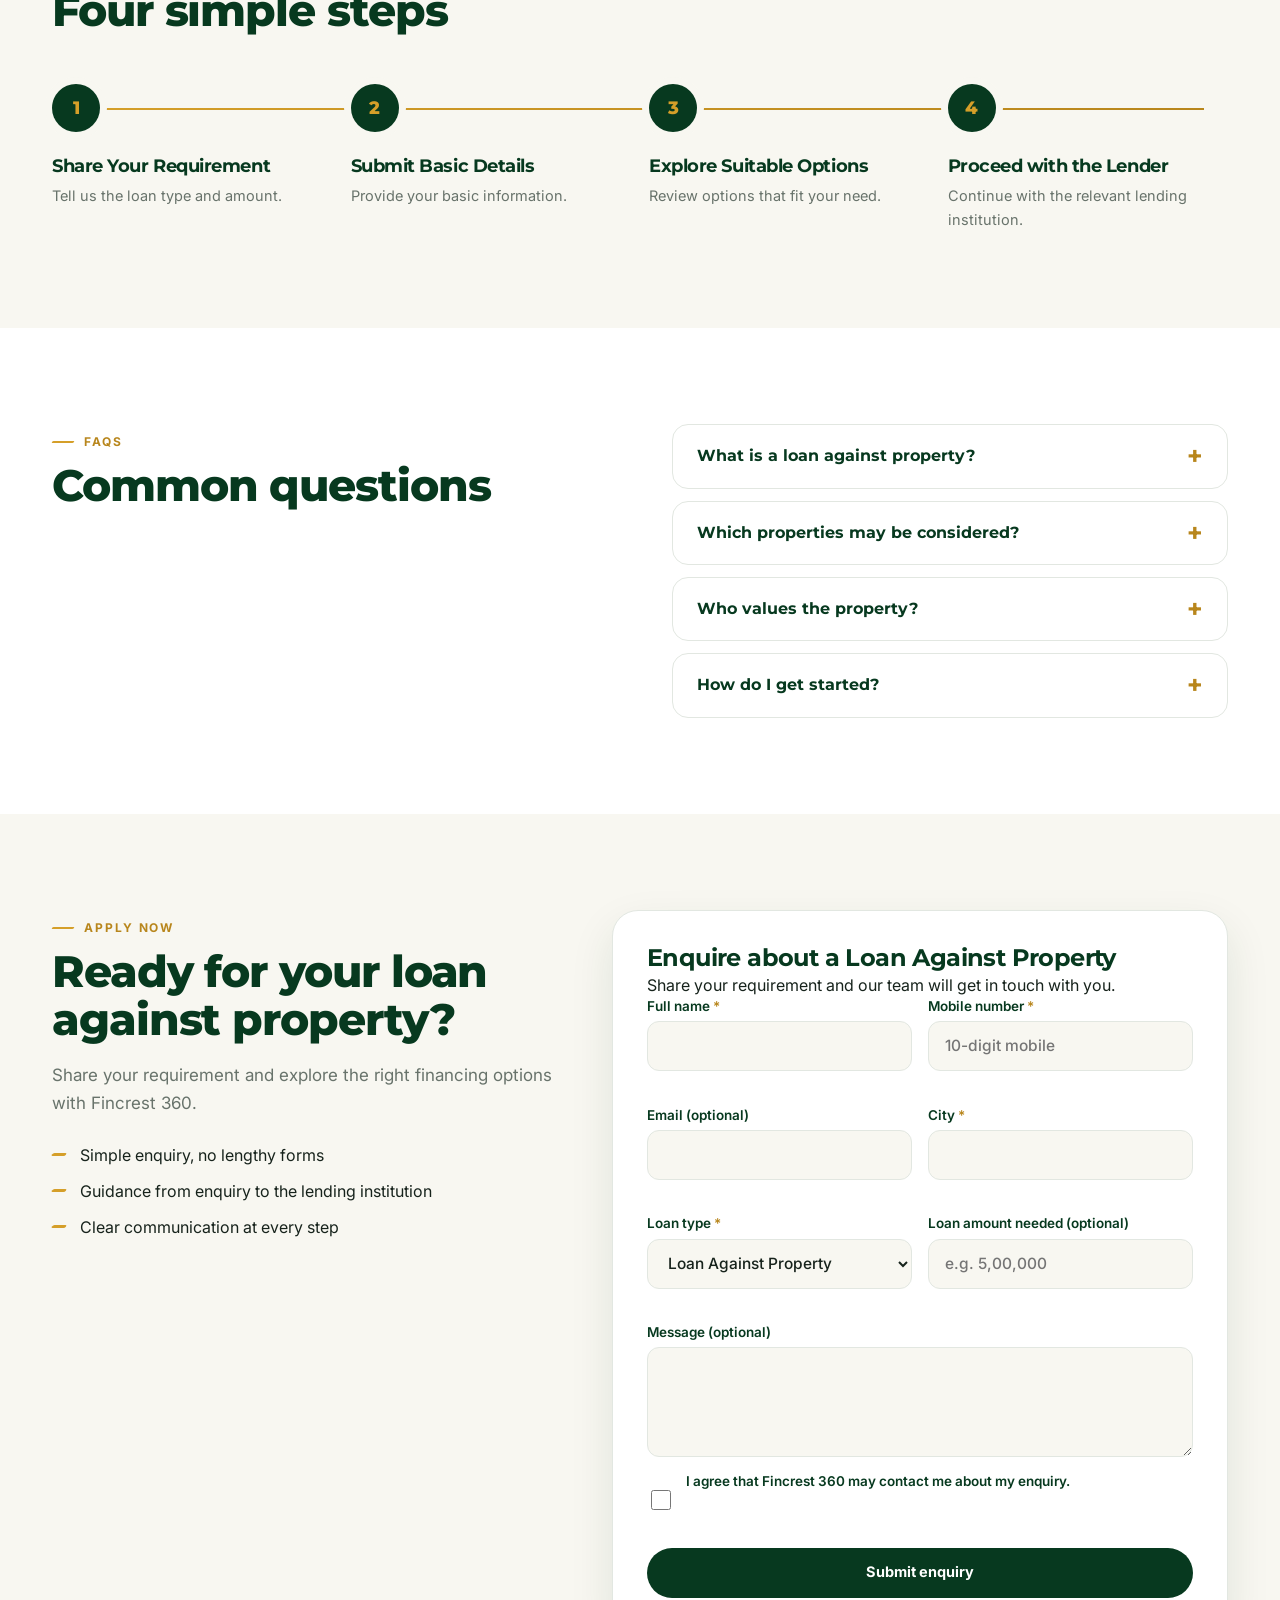
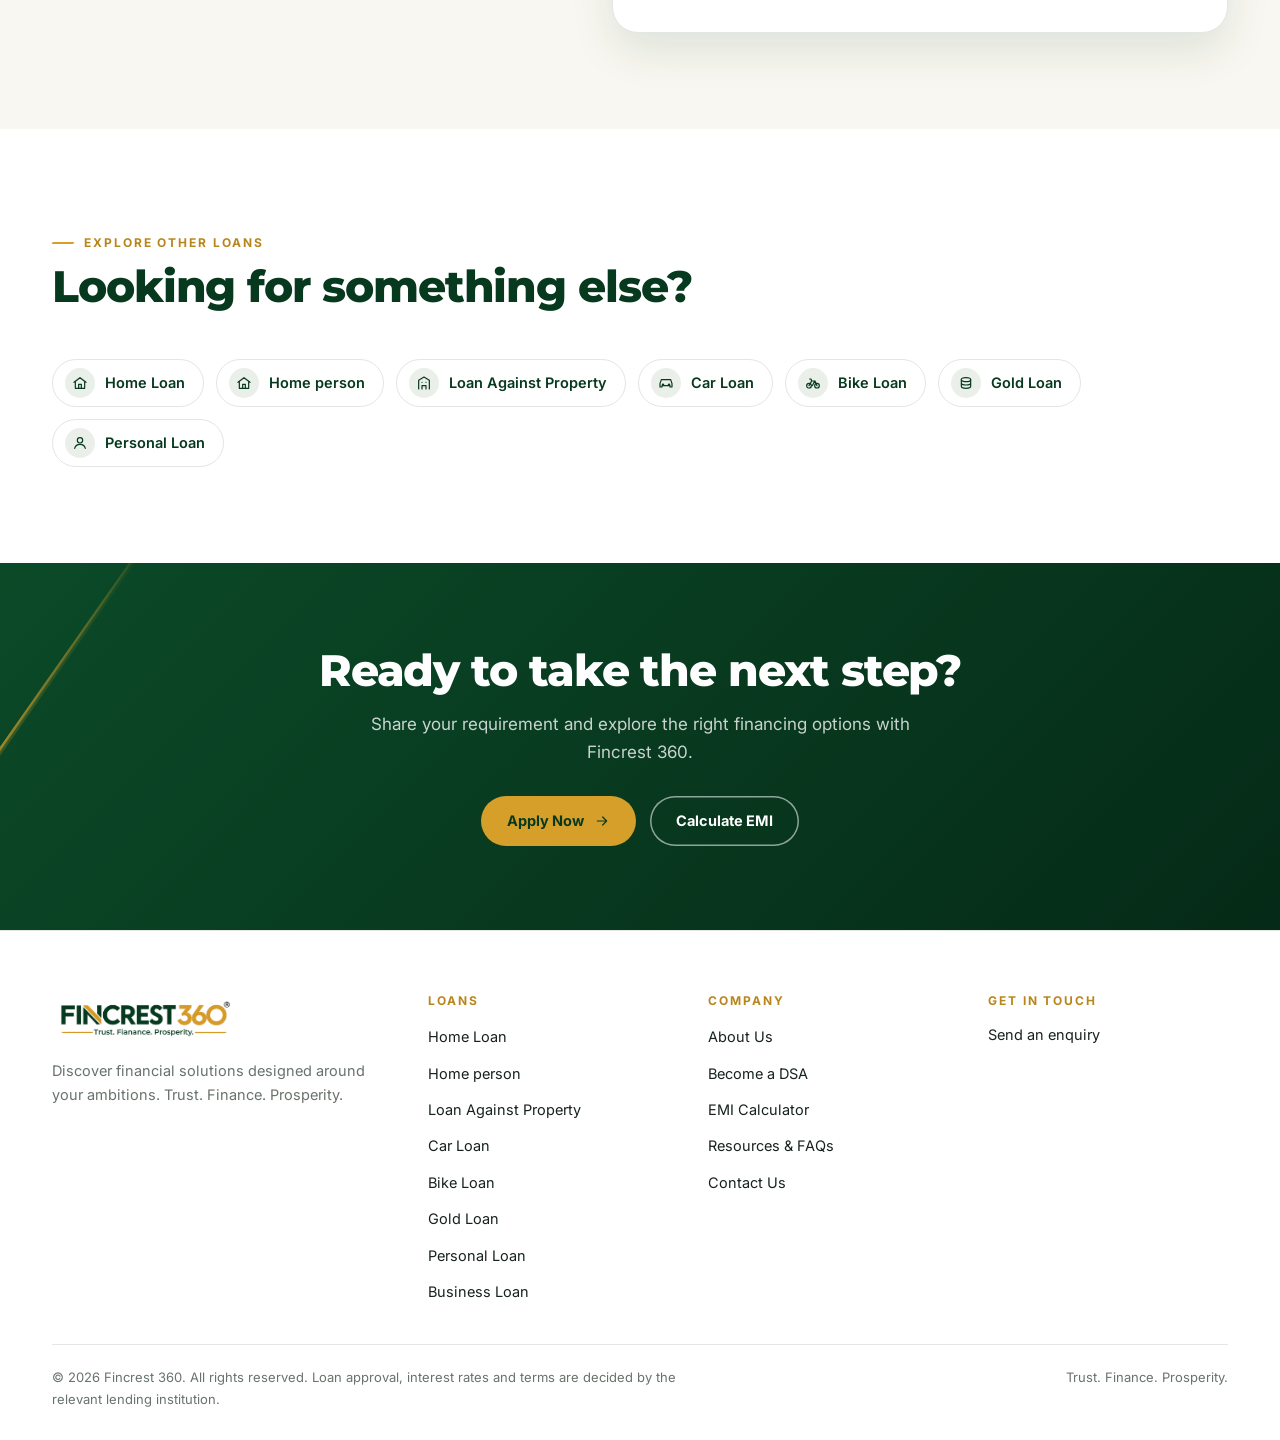
<file: fincrest-html/loans/loan-against-property.html>
<!doctype html>
<html lang="en" class="no-js">
<head>
<meta charset="utf-8">
<meta name="viewport" content="width=device-width, initial-scale=1">
<title>Loan Against Property | Fincrest 360</title>
<meta name="description" content="Use an eligible property you own to explore secured financing, with clear information and a clear path forward. Explore loan against property options with Fincrest 360.">
<meta name="theme-color" content="#07391f">
<meta property="og:type" content="website">
<meta property="og:site_name" content="Fincrest 360">
<meta property="og:title" content="Loan Against Property | Fincrest 360">
<meta property="og:description" content="Use an eligible property you own to explore secured financing, with clear information and a clear path forward. Explore loan against property options with Fincrest 360.">
<meta property="og:image" content="../assets/img/hero-1.jpg">
<link rel="icon" type="image/svg+xml" href="../assets/img/favicon.svg">
<link rel="preconnect" href="https://fonts.googleapis.com">
<link rel="preconnect" href="https://fonts.gstatic.com" crossorigin>
<link rel="stylesheet" href="https://fonts.googleapis.com/css2?family=Inter:wght@400;500;600;700&amp;family=Montserrat:wght@600;700;800&amp;display=swap">
<link rel="stylesheet" href="../assets/css/base.css">
<link rel="stylesheet" href="../assets/css/layout.css">
<link rel="stylesheet" href="../assets/css/components.css">
<link rel="stylesheet" href="../assets/css/pages.css">
</head>
<body>
<a class="skip-link" href="#main">Skip to content</a>

<header class="site-header" id="site-header">
  <div class="header-bar">
    <a class="brand" href="../index.html" aria-label="Fincrest 360 home">
      <img src="../assets/img/fincrest360-logo.png" width="171" height="44" alt="Fincrest 360 — Trust. Finance. Prosperity.">
    </a>

    <nav class="main-nav" aria-label="Primary">
      <ul class="nav-list">
        <li class="nav-item"><a class="nav-link" href="../index.html">Home</a></li>

        <li class="nav-item" data-menu>
          <button class="nav-link" type="button" aria-expanded="false" aria-controls="menu-loans">Loans <span class="chev"><svg viewBox="0 0 24 24" fill="none" stroke="currentColor" stroke-width="1.8" stroke-width="2.3" stroke-linecap="round" stroke-linejoin="round" aria-hidden="true"><path d="M6 9l6 6 6-6"/></svg></span></button>
          <div class="mega" id="menu-loans">
            <div class="mega-card">
                              <div class="mega-col">
                  <p class="mega-title">Secured Loans</p>
                  <ul class="menu-list">
                    <li><a class="menu-item" href="../loans/home-loan.html"><span class="menu-ico"><svg viewBox="0 0 24 24" fill="none" stroke="currentColor" stroke-width="1.8" stroke-linecap="round" stroke-linejoin="round" aria-hidden="true"><path d="M3 11l9-7 9 7"/><path d="M5 10v10h14V10"/><path d="M10 20v-6h4v6"/></svg></span><span class="menu-text"><strong>Home Loan</strong><span>Financing solutions for your home ownership journey.</span></span><span class="menu-arrow"><svg viewBox="0 0 24 24" fill="none" stroke="currentColor" stroke-width="1.8" stroke-width="2.3" stroke-linecap="round" stroke-linejoin="round" aria-hidden="true"><path d="M5 12h14M13 6l6 6-6 6"/></svg></span></a></li><li><a class="menu-item" href="../loans/home-loan.html"><span class="menu-ico"><svg viewBox="0 0 24 24" fill="none" stroke="currentColor" stroke-width="1.8" stroke-linecap="round" stroke-linejoin="round" aria-hidden="true"><path d="M3 11l9-7 9 7"/><path d="M5 10v10h14V10"/><path d="M10 20v-6h4v6"/></svg></span><span class="menu-text"><strong>Home person</strong><span>Financing solutions for your home ownership journey.</span></span><span class="menu-arrow"><svg viewBox="0 0 24 24" fill="none" stroke="currentColor" stroke-width="1.8" stroke-width="2.3" stroke-linecap="round" stroke-linejoin="round" aria-hidden="true"><path d="M5 12h14M13 6l6 6-6 6"/></svg></span></a></li><li><a class="menu-item" href="../loans/loan-against-property.html"><span class="menu-ico"><svg viewBox="0 0 24 24" fill="none" stroke="currentColor" stroke-width="1.8" stroke-linecap="round" stroke-linejoin="round" aria-hidden="true"><path d="M4 21V8l8-5 8 5v13"/><path d="M9 21v-5h6v5M9 11h.01M15 11h.01"/></svg></span><span class="menu-text"><strong>Loan Against Property</strong><span>Unlock the financial potential of your property.</span></span><span class="menu-arrow"><svg viewBox="0 0 24 24" fill="none" stroke="currentColor" stroke-width="1.8" stroke-width="2.3" stroke-linecap="round" stroke-linejoin="round" aria-hidden="true"><path d="M5 12h14M13 6l6 6-6 6"/></svg></span></a></li><li><a class="menu-item" href="../loans/car-loan.html"><span class="menu-ico"><svg viewBox="0 0 24 24" fill="none" stroke="currentColor" stroke-width="1.8" stroke-linecap="round" stroke-linejoin="round" aria-hidden="true"><path d="M3 13l2-6h14l2 6v5h-3v-2H6v2H3z"/><circle cx="7.5" cy="14.5" r="1"/><circle cx="16.5" cy="14.5" r="1"/></svg></span><span class="menu-text"><strong>Car Loan</strong><span>Make your next vehicle purchase easier.</span></span><span class="menu-arrow"><svg viewBox="0 0 24 24" fill="none" stroke="currentColor" stroke-width="1.8" stroke-width="2.3" stroke-linecap="round" stroke-linejoin="round" aria-hidden="true"><path d="M5 12h14M13 6l6 6-6 6"/></svg></span></a></li><li><a class="menu-item" href="../loans/bike-loan.html"><span class="menu-ico"><svg viewBox="0 0 24 24" fill="none" stroke="currentColor" stroke-width="1.8" stroke-linecap="round" stroke-linejoin="round" aria-hidden="true"><circle cx="6" cy="16" r="3.5"/><circle cx="18" cy="16" r="3.5"/><path d="M6 16l4-7h5l3 7M10 9L9 6H7M14.5 9L11 16"/></svg></span><span class="menu-text"><strong>Bike Loan</strong><span>Ride home your two-wheeler with simple financing.</span></span><span class="menu-arrow"><svg viewBox="0 0 24 24" fill="none" stroke="currentColor" stroke-width="1.8" stroke-width="2.3" stroke-linecap="round" stroke-linejoin="round" aria-hidden="true"><path d="M5 12h14M13 6l6 6-6 6"/></svg></span></a></li><li><a class="menu-item" href="../loans/gold-loan.html"><span class="menu-ico"><svg viewBox="0 0 24 24" fill="none" stroke="currentColor" stroke-width="1.8" stroke-linecap="round" stroke-linejoin="round" aria-hidden="true"><ellipse cx="12" cy="7" rx="7" ry="3"/><path d="M5 7v5c0 1.7 3.1 3 7 3s7-1.3 7-3V7M5 12v5c0 1.7 3.1 3 7 3s7-1.3 7-3v-5"/></svg></span><span class="menu-text"><strong>Gold Loan</strong><span>Quick financial support against your gold.</span></span><span class="menu-arrow"><svg viewBox="0 0 24 24" fill="none" stroke="currentColor" stroke-width="1.8" stroke-width="2.3" stroke-linecap="round" stroke-linejoin="round" aria-hidden="true"><path d="M5 12h14M13 6l6 6-6 6"/></svg></span></a></li>                  </ul>
                </div>
                              <div class="mega-col">
                  <p class="mega-title">Unsecured Loans</p>
                  <ul class="menu-list">
                    <li><a class="menu-item" href="../loans/personal-loan.html"><span class="menu-ico"><svg viewBox="0 0 24 24" fill="none" stroke="currentColor" stroke-width="1.8" stroke-linecap="round" stroke-linejoin="round" aria-hidden="true"><circle cx="12" cy="8" r="4"/><path d="M4 20c1-4 4-6 8-6s7 2 8 6"/></svg></span><span class="menu-text"><strong>Personal Loan</strong><span>Financial support for your personal needs.</span></span><span class="menu-arrow"><svg viewBox="0 0 24 24" fill="none" stroke="currentColor" stroke-width="1.8" stroke-width="2.3" stroke-linecap="round" stroke-linejoin="round" aria-hidden="true"><path d="M5 12h14M13 6l6 6-6 6"/></svg></span></a></li><li><a class="menu-item" href="../loans/business-loan.html"><span class="menu-ico"><svg viewBox="0 0 24 24" fill="none" stroke="currentColor" stroke-width="1.8" stroke-linecap="round" stroke-linejoin="round" aria-hidden="true"><rect x="3" y="7" width="18" height="13" rx="2"/><path d="M9 7V5a1 1 0 011-1h4a1 1 0 011 1v2M3 13h18"/></svg></span><span class="menu-text"><strong>Business Loan</strong><span>Finance for business growth and expansion.</span></span><span class="menu-arrow"><svg viewBox="0 0 24 24" fill="none" stroke="currentColor" stroke-width="1.8" stroke-width="2.3" stroke-linecap="round" stroke-linejoin="round" aria-hidden="true"><path d="M5 12h14M13 6l6 6-6 6"/></svg></span></a></li>                  </ul>
                </div>
                            <aside class="mega-promo">
                <small>Fincrest 360</small>
                <h3>Not sure which loan fits you?</h3>
                <p>Share your requirement and we will help you explore suitable options.</p>
                <div class="promo-links"><a href="../contact.html">Talk to us</a><a href="../calculators.html">Calculate EMI</a></div>
              </aside>
            </div>
          </div>
        </li>

        <li class="nav-item nav-item--rel" data-menu>
          <button class="nav-link" type="button" aria-expanded="false" aria-controls="menu-dsa">DSA <span class="chev"><svg viewBox="0 0 24 24" fill="none" stroke="currentColor" stroke-width="1.8" stroke-width="2.3" stroke-linecap="round" stroke-linejoin="round" aria-hidden="true"><path d="M6 9l6 6 6-6"/></svg></span></button>
          <div class="mega mega--simple" id="menu-dsa"><div class="mega-card"><ul class="menu-list">
            <li><a class="menu-item" href="../dsa.html"><span class="menu-ico"><svg viewBox="0 0 24 24" fill="none" stroke="currentColor" stroke-width="1.8" stroke-linecap="round" stroke-linejoin="round" aria-hidden="true"><path d="M3 12l4-4 4 2 3-2 4 3 3-1"/><path d="M7 8l-4 4 6 6 2-1 2 1 4-4"/></svg></span><span class="menu-text"><strong>Become a DSA</strong><span>Partner with Fincrest 360 as a Direct Selling Agent.</span></span><span class="menu-arrow"><svg viewBox="0 0 24 24" fill="none" stroke="currentColor" stroke-width="1.8" stroke-width="2.3" stroke-linecap="round" stroke-linejoin="round" aria-hidden="true"><path d="M5 12h14M13 6l6 6-6 6"/></svg></span></a></li><li><a class="menu-item" href="../dsa.html#process"><span class="menu-ico"><svg viewBox="0 0 24 24" fill="none" stroke="currentColor" stroke-width="1.8" stroke-linecap="round" stroke-linejoin="round" aria-hidden="true"><path d="M7 3h7l4 4v14H7z"/><path d="M14 3v4h4M10 12h5M10 16h5"/></svg></span><span class="menu-text"><strong>How it works</strong><span>The steps from enquiry to onboarding.</span></span><span class="menu-arrow"><svg viewBox="0 0 24 24" fill="none" stroke="currentColor" stroke-width="1.8" stroke-width="2.3" stroke-linecap="round" stroke-linejoin="round" aria-hidden="true"><path d="M5 12h14M13 6l6 6-6 6"/></svg></span></a></li><li><a class="menu-item" href="../dsa.html#enquire"><span class="menu-ico"><svg viewBox="0 0 24 24" fill="none" stroke="currentColor" stroke-width="1.8" stroke-linecap="round" stroke-linejoin="round" aria-hidden="true"><circle cx="12" cy="12" r="9"/><path d="M9.5 9.5a2.5 2.5 0 115 .5c0 1.5-2.5 2-2.5 3.5M12 17h.01"/></svg></span><span class="menu-text"><strong>DSA enquiry</strong><span>Tell us about yourself and we will get in touch.</span></span><span class="menu-arrow"><svg viewBox="0 0 24 24" fill="none" stroke="currentColor" stroke-width="1.8" stroke-width="2.3" stroke-linecap="round" stroke-linejoin="round" aria-hidden="true"><path d="M5 12h14M13 6l6 6-6 6"/></svg></span></a></li>          </ul></div></div>
        </li>

        <li class="nav-item"><a class="nav-link" href="../about.html">About Us</a></li>

        <li class="nav-item nav-item--rel" data-menu>
          <button class="nav-link" type="button" aria-expanded="false" aria-controls="menu-res">Resources <span class="chev"><svg viewBox="0 0 24 24" fill="none" stroke="currentColor" stroke-width="1.8" stroke-width="2.3" stroke-linecap="round" stroke-linejoin="round" aria-hidden="true"><path d="M6 9l6 6 6-6"/></svg></span></button>
          <div class="mega mega--simple" id="menu-res"><div class="mega-card"><ul class="menu-list">
            <li><a class="menu-item" href="../calculators.html"><span class="menu-ico"><svg viewBox="0 0 24 24" fill="none" stroke="currentColor" stroke-width="1.8" stroke-linecap="round" stroke-linejoin="round" aria-hidden="true"><rect x="5" y="3" width="14" height="18" rx="2"/><path d="M8 7h8M8 12h.01M12 12h.01M16 12h.01M8 16h.01M12 16h.01M16 16h.01"/></svg></span><span class="menu-text"><strong>EMI Calculator</strong><span>Plan your monthly repayments.</span></span><span class="menu-arrow"><svg viewBox="0 0 24 24" fill="none" stroke="currentColor" stroke-width="1.8" stroke-width="2.3" stroke-linecap="round" stroke-linejoin="round" aria-hidden="true"><path d="M5 12h14M13 6l6 6-6 6"/></svg></span></a></li><li><a class="menu-item" href="../resources.html#faqs"><span class="menu-ico"><svg viewBox="0 0 24 24" fill="none" stroke="currentColor" stroke-width="1.8" stroke-linecap="round" stroke-linejoin="round" aria-hidden="true"><circle cx="12" cy="12" r="9"/><path d="M9.5 9.5a2.5 2.5 0 115 .5c0 1.5-2.5 2-2.5 3.5M12 17h.01"/></svg></span><span class="menu-text"><strong>FAQs</strong><span>Answers to common loan questions.</span></span><span class="menu-arrow"><svg viewBox="0 0 24 24" fill="none" stroke="currentColor" stroke-width="1.8" stroke-width="2.3" stroke-linecap="round" stroke-linejoin="round" aria-hidden="true"><path d="M5 12h14M13 6l6 6-6 6"/></svg></span></a></li><li><a class="menu-item" href="../resources.html#documents"><span class="menu-ico"><svg viewBox="0 0 24 24" fill="none" stroke="currentColor" stroke-width="1.8" stroke-linecap="round" stroke-linejoin="round" aria-hidden="true"><path d="M7 3h7l4 4v14H7z"/><path d="M14 3v4h4M10 12h5M10 16h5"/></svg></span><span class="menu-text"><strong>Document checklist</strong><span>What lenders commonly ask for.</span></span><span class="menu-arrow"><svg viewBox="0 0 24 24" fill="none" stroke="currentColor" stroke-width="1.8" stroke-width="2.3" stroke-linecap="round" stroke-linejoin="round" aria-hidden="true"><path d="M5 12h14M13 6l6 6-6 6"/></svg></span></a></li>          </ul></div></div>
        </li>

        <li class="nav-item"><a class="nav-link" href="../contact.html">Contact Us</a></li>
      </ul>
    </nav>

    <a class="btn header-cta bla" href="../contact.html#enquire">Apply Now <svg viewBox="0 0 24 24" fill="none" stroke="currentColor" stroke-width="1.8" stroke-width="2.3" stroke-linecap="round" stroke-linejoin="round" aria-hidden="true"><path d="M5 12h14M13 6l6 6-6 6"/></svg></a>
    <button class="burger" type="button" aria-label="Open menu" aria-expanded="false" aria-controls="mobile-menu"><span></span></button>
  </div>
</header>

<div class="mobile-menu" id="mobile-menu">
  <div class="m-item"><a class="m-link" href="../index.html">Home</a></div>
  <div class="m-item">
    <button class="m-link" type="button" aria-expanded="false">Loans <span class="chev"><svg viewBox="0 0 24 24" fill="none" stroke="currentColor" stroke-width="1.8" stroke-width="2.3" stroke-linecap="round" stroke-linejoin="round" aria-hidden="true"><path d="M6 9l6 6 6-6"/></svg></span></button>
    <div class="m-sub"><div>
              <p class="m-group">Secured Loans</p>
        <ul class="menu-list"><li><a class="menu-item" href="../loans/home-loan.html"><span class="menu-ico"><svg viewBox="0 0 24 24" fill="none" stroke="currentColor" stroke-width="1.8" stroke-linecap="round" stroke-linejoin="round" aria-hidden="true"><path d="M3 11l9-7 9 7"/><path d="M5 10v10h14V10"/><path d="M10 20v-6h4v6"/></svg></span><span class="menu-text"><strong>Home Loan</strong><span>Financing solutions for your home ownership journey.</span></span><span class="menu-arrow"><svg viewBox="0 0 24 24" fill="none" stroke="currentColor" stroke-width="1.8" stroke-width="2.3" stroke-linecap="round" stroke-linejoin="round" aria-hidden="true"><path d="M5 12h14M13 6l6 6-6 6"/></svg></span></a></li><li><a class="menu-item" href="../loans/home-loan.html"><span class="menu-ico"><svg viewBox="0 0 24 24" fill="none" stroke="currentColor" stroke-width="1.8" stroke-linecap="round" stroke-linejoin="round" aria-hidden="true"><path d="M3 11l9-7 9 7"/><path d="M5 10v10h14V10"/><path d="M10 20v-6h4v6"/></svg></span><span class="menu-text"><strong>Home person</strong><span>Financing solutions for your home ownership journey.</span></span><span class="menu-arrow"><svg viewBox="0 0 24 24" fill="none" stroke="currentColor" stroke-width="1.8" stroke-width="2.3" stroke-linecap="round" stroke-linejoin="round" aria-hidden="true"><path d="M5 12h14M13 6l6 6-6 6"/></svg></span></a></li><li><a class="menu-item" href="../loans/loan-against-property.html"><span class="menu-ico"><svg viewBox="0 0 24 24" fill="none" stroke="currentColor" stroke-width="1.8" stroke-linecap="round" stroke-linejoin="round" aria-hidden="true"><path d="M4 21V8l8-5 8 5v13"/><path d="M9 21v-5h6v5M9 11h.01M15 11h.01"/></svg></span><span class="menu-text"><strong>Loan Against Property</strong><span>Unlock the financial potential of your property.</span></span><span class="menu-arrow"><svg viewBox="0 0 24 24" fill="none" stroke="currentColor" stroke-width="1.8" stroke-width="2.3" stroke-linecap="round" stroke-linejoin="round" aria-hidden="true"><path d="M5 12h14M13 6l6 6-6 6"/></svg></span></a></li><li><a class="menu-item" href="../loans/car-loan.html"><span class="menu-ico"><svg viewBox="0 0 24 24" fill="none" stroke="currentColor" stroke-width="1.8" stroke-linecap="round" stroke-linejoin="round" aria-hidden="true"><path d="M3 13l2-6h14l2 6v5h-3v-2H6v2H3z"/><circle cx="7.5" cy="14.5" r="1"/><circle cx="16.5" cy="14.5" r="1"/></svg></span><span class="menu-text"><strong>Car Loan</strong><span>Make your next vehicle purchase easier.</span></span><span class="menu-arrow"><svg viewBox="0 0 24 24" fill="none" stroke="currentColor" stroke-width="1.8" stroke-width="2.3" stroke-linecap="round" stroke-linejoin="round" aria-hidden="true"><path d="M5 12h14M13 6l6 6-6 6"/></svg></span></a></li><li><a class="menu-item" href="../loans/bike-loan.html"><span class="menu-ico"><svg viewBox="0 0 24 24" fill="none" stroke="currentColor" stroke-width="1.8" stroke-linecap="round" stroke-linejoin="round" aria-hidden="true"><circle cx="6" cy="16" r="3.5"/><circle cx="18" cy="16" r="3.5"/><path d="M6 16l4-7h5l3 7M10 9L9 6H7M14.5 9L11 16"/></svg></span><span class="menu-text"><strong>Bike Loan</strong><span>Ride home your two-wheeler with simple financing.</span></span><span class="menu-arrow"><svg viewBox="0 0 24 24" fill="none" stroke="currentColor" stroke-width="1.8" stroke-width="2.3" stroke-linecap="round" stroke-linejoin="round" aria-hidden="true"><path d="M5 12h14M13 6l6 6-6 6"/></svg></span></a></li><li><a class="menu-item" href="../loans/gold-loan.html"><span class="menu-ico"><svg viewBox="0 0 24 24" fill="none" stroke="currentColor" stroke-width="1.8" stroke-linecap="round" stroke-linejoin="round" aria-hidden="true"><ellipse cx="12" cy="7" rx="7" ry="3"/><path d="M5 7v5c0 1.7 3.1 3 7 3s7-1.3 7-3V7M5 12v5c0 1.7 3.1 3 7 3s7-1.3 7-3v-5"/></svg></span><span class="menu-text"><strong>Gold Loan</strong><span>Quick financial support against your gold.</span></span><span class="menu-arrow"><svg viewBox="0 0 24 24" fill="none" stroke="currentColor" stroke-width="1.8" stroke-width="2.3" stroke-linecap="round" stroke-linejoin="round" aria-hidden="true"><path d="M5 12h14M13 6l6 6-6 6"/></svg></span></a></li></ul>
              <p class="m-group">Unsecured Loans</p>
        <ul class="menu-list"><li><a class="menu-item" href="../loans/personal-loan.html"><span class="menu-ico"><svg viewBox="0 0 24 24" fill="none" stroke="currentColor" stroke-width="1.8" stroke-linecap="round" stroke-linejoin="round" aria-hidden="true"><circle cx="12" cy="8" r="4"/><path d="M4 20c1-4 4-6 8-6s7 2 8 6"/></svg></span><span class="menu-text"><strong>Personal Loan</strong><span>Financial support for your personal needs.</span></span><span class="menu-arrow"><svg viewBox="0 0 24 24" fill="none" stroke="currentColor" stroke-width="1.8" stroke-width="2.3" stroke-linecap="round" stroke-linejoin="round" aria-hidden="true"><path d="M5 12h14M13 6l6 6-6 6"/></svg></span></a></li><li><a class="menu-item" href="../loans/business-loan.html"><span class="menu-ico"><svg viewBox="0 0 24 24" fill="none" stroke="currentColor" stroke-width="1.8" stroke-linecap="round" stroke-linejoin="round" aria-hidden="true"><rect x="3" y="7" width="18" height="13" rx="2"/><path d="M9 7V5a1 1 0 011-1h4a1 1 0 011 1v2M3 13h18"/></svg></span><span class="menu-text"><strong>Business Loan</strong><span>Finance for business growth and expansion.</span></span><span class="menu-arrow"><svg viewBox="0 0 24 24" fill="none" stroke="currentColor" stroke-width="1.8" stroke-width="2.3" stroke-linecap="round" stroke-linejoin="round" aria-hidden="true"><path d="M5 12h14M13 6l6 6-6 6"/></svg></span></a></li></ul>
          </div></div>
  </div>
  <div class="m-item">
    <button class="m-link" type="button" aria-expanded="false">DSA <span class="chev"><svg viewBox="0 0 24 24" fill="none" stroke="currentColor" stroke-width="1.8" stroke-width="2.3" stroke-linecap="round" stroke-linejoin="round" aria-hidden="true"><path d="M6 9l6 6 6-6"/></svg></span></button>
    <div class="m-sub"><div><ul class="menu-list"><li><a class="menu-item" href="../dsa.html"><span class="menu-ico"><svg viewBox="0 0 24 24" fill="none" stroke="currentColor" stroke-width="1.8" stroke-linecap="round" stroke-linejoin="round" aria-hidden="true"><path d="M3 12l4-4 4 2 3-2 4 3 3-1"/><path d="M7 8l-4 4 6 6 2-1 2 1 4-4"/></svg></span><span class="menu-text"><strong>Become a DSA</strong><span>Partner with Fincrest 360 as a Direct Selling Agent.</span></span><span class="menu-arrow"><svg viewBox="0 0 24 24" fill="none" stroke="currentColor" stroke-width="1.8" stroke-width="2.3" stroke-linecap="round" stroke-linejoin="round" aria-hidden="true"><path d="M5 12h14M13 6l6 6-6 6"/></svg></span></a></li><li><a class="menu-item" href="../dsa.html#process"><span class="menu-ico"><svg viewBox="0 0 24 24" fill="none" stroke="currentColor" stroke-width="1.8" stroke-linecap="round" stroke-linejoin="round" aria-hidden="true"><path d="M7 3h7l4 4v14H7z"/><path d="M14 3v4h4M10 12h5M10 16h5"/></svg></span><span class="menu-text"><strong>How it works</strong><span>The steps from enquiry to onboarding.</span></span><span class="menu-arrow"><svg viewBox="0 0 24 24" fill="none" stroke="currentColor" stroke-width="1.8" stroke-width="2.3" stroke-linecap="round" stroke-linejoin="round" aria-hidden="true"><path d="M5 12h14M13 6l6 6-6 6"/></svg></span></a></li><li><a class="menu-item" href="../dsa.html#enquire"><span class="menu-ico"><svg viewBox="0 0 24 24" fill="none" stroke="currentColor" stroke-width="1.8" stroke-linecap="round" stroke-linejoin="round" aria-hidden="true"><circle cx="12" cy="12" r="9"/><path d="M9.5 9.5a2.5 2.5 0 115 .5c0 1.5-2.5 2-2.5 3.5M12 17h.01"/></svg></span><span class="menu-text"><strong>DSA enquiry</strong><span>Tell us about yourself and we will get in touch.</span></span><span class="menu-arrow"><svg viewBox="0 0 24 24" fill="none" stroke="currentColor" stroke-width="1.8" stroke-width="2.3" stroke-linecap="round" stroke-linejoin="round" aria-hidden="true"><path d="M5 12h14M13 6l6 6-6 6"/></svg></span></a></li></ul></div></div>
  </div>
  <div class="m-item"><a class="m-link" href="../about.html">About Us</a></div>
  <div class="m-item">
    <button class="m-link" type="button" aria-expanded="false">Resources <span class="chev"><svg viewBox="0 0 24 24" fill="none" stroke="currentColor" stroke-width="1.8" stroke-width="2.3" stroke-linecap="round" stroke-linejoin="round" aria-hidden="true"><path d="M6 9l6 6 6-6"/></svg></span></button>
    <div class="m-sub"><div><ul class="menu-list"><li><a class="menu-item" href="../calculators.html"><span class="menu-ico"><svg viewBox="0 0 24 24" fill="none" stroke="currentColor" stroke-width="1.8" stroke-linecap="round" stroke-linejoin="round" aria-hidden="true"><rect x="5" y="3" width="14" height="18" rx="2"/><path d="M8 7h8M8 12h.01M12 12h.01M16 12h.01M8 16h.01M12 16h.01M16 16h.01"/></svg></span><span class="menu-text"><strong>EMI Calculator</strong><span>Plan your monthly repayments.</span></span><span class="menu-arrow"><svg viewBox="0 0 24 24" fill="none" stroke="currentColor" stroke-width="1.8" stroke-width="2.3" stroke-linecap="round" stroke-linejoin="round" aria-hidden="true"><path d="M5 12h14M13 6l6 6-6 6"/></svg></span></a></li><li><a class="menu-item" href="../resources.html#faqs"><span class="menu-ico"><svg viewBox="0 0 24 24" fill="none" stroke="currentColor" stroke-width="1.8" stroke-linecap="round" stroke-linejoin="round" aria-hidden="true"><circle cx="12" cy="12" r="9"/><path d="M9.5 9.5a2.5 2.5 0 115 .5c0 1.5-2.5 2-2.5 3.5M12 17h.01"/></svg></span><span class="menu-text"><strong>FAQs</strong><span>Answers to common loan questions.</span></span><span class="menu-arrow"><svg viewBox="0 0 24 24" fill="none" stroke="currentColor" stroke-width="1.8" stroke-width="2.3" stroke-linecap="round" stroke-linejoin="round" aria-hidden="true"><path d="M5 12h14M13 6l6 6-6 6"/></svg></span></a></li><li><a class="menu-item" href="../resources.html#documents"><span class="menu-ico"><svg viewBox="0 0 24 24" fill="none" stroke="currentColor" stroke-width="1.8" stroke-linecap="round" stroke-linejoin="round" aria-hidden="true"><path d="M7 3h7l4 4v14H7z"/><path d="M14 3v4h4M10 12h5M10 16h5"/></svg></span><span class="menu-text"><strong>Document checklist</strong><span>What lenders commonly ask for.</span></span><span class="menu-arrow"><svg viewBox="0 0 24 24" fill="none" stroke="currentColor" stroke-width="1.8" stroke-width="2.3" stroke-linecap="round" stroke-linejoin="round" aria-hidden="true"><path d="M5 12h14M13 6l6 6-6 6"/></svg></span></a></li></ul></div></div>
  </div>
  <div class="m-item"><a class="m-link" href="../contact.html">Contact Us</a></div>
  <a class="btn btn--block m-cta" href="../contact.html#enquire">Apply Now <svg viewBox="0 0 24 24" fill="none" stroke="currentColor" stroke-width="1.8" stroke-width="2.3" stroke-linecap="round" stroke-linejoin="round" aria-hidden="true"><path d="M5 12h14M13 6l6 6-6 6"/></svg></a>
</div>

<main id="main">

<!-- ============================================================================== -->
<!-- SECTION 1: HERO BANNER & BREADCRUMBS                                          -->
<!-- Displays the loan title, lead text, action buttons and product photo           -->
<!-- Image source: assets/img/photos/{loan['img']}                                 -->
<!-- ============================================================================== -->
<section class="page-hero">
  <div class="hero-lines" aria-hidden="true"><i></i><i></i><i></i></div>
  <div class="container">
    <ol class="breadcrumb">
      <li><a href="../index.html">Home</a></li>
      <li><a href="../index.html#loans">Loans</a></li>
      <li aria-current="page">Loan Against Property</li>
    </ol>
    <div class="page-hero-grid">
      <!-- Left: Headline & CTA actions -->
      <div>
        <span class="slide-kicker">Secured Loans</span>
        <h1>Unlock the value <em>of your property.</em></h1>
        <p class="page-lead">Use an eligible property you own to explore secured financing, with clear information and a clear path forward.</p>
        <div class="page-actions">
          <a class="btn btn--gold" href="#enquire">Enquire Now <svg viewBox="0 0 24 24" fill="none" stroke="currentColor" stroke-width="1.8" stroke-width="2.3" stroke-linecap="round" stroke-linejoin="round" aria-hidden="true"><path d="M5 12h14M13 6l6 6-6 6"/></svg></a>
          <a class="btn btn--ghost" href="#emi">Calculate EMI</a>
        </div>
      </div>
      <!-- Right: Main Hero Image for this loan product -->
      <div class="page-media">
        <img src="../assets/img/photos/property.png" width="1200" height="900" alt="Loan Against Property" fetchpriority="high">
      </div>
    </div>
  </div>
</section>

<!-- ============================================================================== -->
<!-- SECTION 2: QUICK HIGHLIGHTS RIBBON                                            -->
<!-- Data source: $content['highlights'] from includes/loan-content.php            -->
<!-- ============================================================================== -->
<section class="highlights">
  <div class="container">
    <div class="highlight-row">
              <div class="highlight reveal">
          <svg viewBox="0 0 24 24" fill="none" stroke="currentColor" stroke-width="1.8" stroke-linecap="round" stroke-linejoin="round" aria-hidden="true"><circle cx="12" cy="12" r="9"/><path d="M8 12l3 3 5-6"/></svg>Property-backed        </div>
              <div class="highlight reveal">
          <svg viewBox="0 0 24 24" fill="none" stroke="currentColor" stroke-width="1.8" stroke-linecap="round" stroke-linejoin="round" aria-hidden="true"><circle cx="12" cy="12" r="9"/><path d="M8 12l3 3 5-6"/></svg>Flexible end-use        </div>
              <div class="highlight reveal">
          <svg viewBox="0 0 24 24" fill="none" stroke="currentColor" stroke-width="1.8" stroke-linecap="round" stroke-linejoin="round" aria-hidden="true"><circle cx="12" cy="12" r="9"/><path d="M8 12l3 3 5-6"/></svg>Repayment planning        </div>
              <div class="highlight reveal">
          <svg viewBox="0 0 24 24" fill="none" stroke="currentColor" stroke-width="1.8" stroke-linecap="round" stroke-linejoin="round" aria-hidden="true"><circle cx="12" cy="12" r="9"/><path d="M8 12l3 3 5-6"/></svg>Guided process        </div>
          </div>
  </div>
</section>

<!-- ============================================================================== -->
<!-- SECTION 3: ABOUT THIS LOAN (Introductory Overview)                            -->
<!-- Data source: $content['intro'] from includes/loan-content.php                 -->
<!-- ============================================================================== -->
<section class="section">
  <div class="container split">
    <div class="reveal">
      <span class="eyebrow">About this loan</span>
      <h2>What is a loan against property?</h2>
    </div>
    <div class="split-copy reveal">
              <p>A loan against property (LAP) is a secured loan where an eligible residential or commercial property is offered as security to the lender.</p>
              <p>Fincrest 360 helps you understand how it works, plan your repayments and continue with the relevant lending institution.</p>
          </div>
  </div>
</section>

<!-- ============================================================================== -->
<!-- SECTION 4: KEY FEATURES GRID (How Fincrest 360 helps)                         -->
<!-- Data source: $content['features'] from includes/loan-content.php              -->
<!-- ============================================================================== -->
<section class="section section--white">
  <div class="container">
    <div class="section-head reveal">
      <span class="eyebrow">Features</span>
      <h2>How Fincrest 360 helps</h2>
    </div>
    <div class="feature-grid">
              <article class="feature reveal">
          <span class="feature-num">01</span>
          <h3>Asset-backed financing</h3>
          <p>Explore options supported by eligible collateral.</p>
        </article>
              <article class="feature reveal">
          <span class="feature-num">02</span>
          <h3>Plan your repayment</h3>
          <p>Estimate your EMI before you proceed.</p>
        </article>
              <article class="feature reveal">
          <span class="feature-num">03</span>
          <h3>Clear information</h3>
          <p>Understand valuation, charges and total cost with the lender.</p>
        </article>
              <article class="feature reveal">
          <span class="feature-num">04</span>
          <h3>Guided support</h3>
          <p>Help from enquiry to the lending institution.</p>
        </article>
          </div>
  </div>
</section>

<!-- ============================================================================== -->
<!-- SECTION 5: ELIGIBILITY & COMMONLY REQUIRED DOCUMENTS                          -->
<!-- Data source: $content['eligibility'] & $content['documents']                  -->
<!-- ============================================================================== -->
<section class="section">
  <div class="container two-col">
    <!-- Left panel: Eligibility rules -->
    <div class="panel reveal">
      <h3>Eligibility</h3>
      <ul class="check-list">
                  <li>Ownership of an eligible property with clear title</li>
                  <li>Stable repayment capacity</li>
                  <li>Acceptable credit history as per the lender</li>
                  <li>Property that meets the lender&#039;s valuation criteria</li>
              </ul>
      <p class="note">Indicative only. Final eligibility is decided by the lending institution.</p>
    </div>
    <!-- Right panel: Document requirements -->
    <div class="panel reveal">
      <h3>Documents commonly required</h3>
      <ul class="check-list">
                  <li>Identity proof: PAN, Aadhaar or equivalent</li>
                  <li>Address proof</li>
                  <li>Income documents: salary slips, ITR or bank statements</li>
                  <li>Property title deed and ownership records</li>
                  <li>Documents requested by the lender for valuation</li>
              </ul>
      <p class="note">The exact list may vary by lending institution.</p>
    </div>
  </div>
</section>

<!-- ============================================================================== -->
<!-- SECTION 6: DEDICATED EMI CALCULATOR                                           -->
<!-- Preloaded with default range and amounts specific to this loan category       -->
<!-- ============================================================================== -->
<section class="section section--white" id="emi">
  <div class="container">
    <div class="section-head reveal">
      <span class="eyebrow">EMI calculator</span>
      <h2>Plan your monthly instalment</h2>
      <p>Adjust the amount, rate and tenure to see an illustrative EMI.</p>
    </div>
    <div class="reveal">
      <form class="calc" data-emi novalidate aria-label="EMI calculator">
  <div class="calc-form">
    <div class="calc-field">
      <label for="calc-amount-n">Loan amount <span class="calc-value" data-label-amount></span></label>
      <div class="calc-input"><span aria-hidden="true">&#8377;</span><input id="calc-amount-n" name="amount" type="number" inputmode="numeric" min="500000" max="50000000" step="100000" value="2500000"></div>
      <input name="amount" type="range" min="500000" max="50000000" step="100000" value="2500000" aria-label="Loan amount slider">
      <div class="range-scale"><span>&#8377;500,000</span><span>&#8377;50,000,000</span></div>
    </div>
    <div class="calc-field">
      <label for="calc-rate-n">Interest rate (per year) <span class="calc-value" data-label-rate></span></label>
      <div class="calc-input"><input id="calc-rate-n" name="rate" type="number" inputmode="decimal" min="1" max="40" step="0.1" value="10"><span aria-hidden="true">%</span></div>
      <input name="rate" type="range" min="1" max="40" step="0.1" value="10" aria-label="Interest rate slider">
    </div>
    <div class="calc-field">
      <label for="calc-years-n">Loan tenure <span class="calc-value" data-label-years></span></label>
      <div class="calc-input"><input id="calc-years-n" name="years" type="number" inputmode="numeric" min="1" max="20" step="1" value="10"><span aria-hidden="true">years</span></div>
      <input name="years" type="range" min="1" max="20" step="1" value="10" aria-label="Loan tenure slider">
    </div>
    <p class="calc-error" role="alert"></p>
    <p class="calc-note">Illustrative calculation only. The actual interest rate, charges and eligibility are decided by the lending institution.</p>
  </div>
  <div class="calc-result" aria-live="polite">
    <div class="donut"><div class="donut-label"><small>Monthly EMI</small><strong data-out-donut>&mdash;</strong></div></div>
    <div class="calc-legend"><span><i></i>Principal</span><span><i class="alt"></i>Interest</span></div>
    <div class="calc-rows">
      <div class="calc-row calc-row--main"><span>Monthly EMI</span><b data-out-emi>&mdash;</b></div>
      <div class="calc-row"><span>Principal amount</span><b data-out-principal>&mdash;</b></div>
      <div class="calc-row"><span>Total interest</span><b data-out-interest>&mdash;</b></div>
      <div class="calc-row"><span>Total repayment</span><b data-out-total>&mdash;</b></div>
    </div>
  </div>
</form>
    </div>
  </div>
</section>

<!-- ============================================================================== -->
<!-- SECTION 7: FOUR SIMPLE STEPS JOURNEY                                          -->
<!-- Data source: $steps array defined at the top of this file                     -->
<!-- ============================================================================== -->
<section class="section">
  <div class="container">
    <div class="section-head reveal">
      <span class="eyebrow">How it works</span>
      <h2>Four simple steps</h2>
    </div>
    <ol class="steps">
              <li class="step">
          <h3>Share Your Requirement</h3>
          <p>Tell us the loan type and amount.</p>
        </li>
              <li class="step">
          <h3>Submit Basic Details</h3>
          <p>Provide your basic information.</p>
        </li>
              <li class="step">
          <h3>Explore Suitable Options</h3>
          <p>Review options that fit your need.</p>
        </li>
              <li class="step">
          <h3>Proceed with the Lender</h3>
          <p>Continue with the relevant lending institution.</p>
        </li>
          </ol>
  </div>
</section>

<!-- ============================================================================== -->
<!-- SECTION 8: FREQUENTLY ASKED QUESTIONS (Accordion)                             -->
<!-- Data source: $content['faqs'] from includes/loan-content.php                  -->
<!-- ============================================================================== -->
<section class="section section--white">
  <div class="container split split--top">
    <div class="reveal">
      <span class="eyebrow">FAQs</span>
      <h2>Common questions</h2>
    </div>
    <div class="faq reveal">
              <details>
          <summary>What is a loan against property?</summary>
          <p>It is a loan taken by pledging an eligible property as security. The property stays with you while the loan is being repaid, subject to the lender&#039;s terms.</p>
        </details>
              <details>
          <summary>Which properties may be considered?</summary>
          <p>Lenders typically consider eligible residential or commercial properties. The exact criteria are set by the lending institution.</p>
        </details>
              <details>
          <summary>Who values the property?</summary>
          <p>The lending institution carries out valuation and legal checks as part of its process.</p>
        </details>
              <details>
          <summary>How do I get started?</summary>
          <p>Use the enquiry form on this page and share your requirement. Our team will get in touch.</p>
        </details>
          </div>
  </div>
</section>

<!-- ============================================================================== -->
<!-- SECTION 9: APPLY NOW / LOAN ENQUIRY FORM                                      -->
<!-- Pre-selects this loan type in the form dropdown                                -->
<!-- ============================================================================== -->
<section class="section" id="enquire">
  <div class="container enquiry">
    <div class="enquiry-copy reveal">
      <span class="eyebrow">Apply now</span>
      <h2>Ready for your loan against property?</h2>
      <p>Share your requirement and explore the right financing options with Fincrest 360.</p>
      <ul class="check-list">
        <li>Simple enquiry, no lengthy forms</li>
        <li>Guidance from enquiry to the lending institution</li>
        <li>Clear communication at every step</li>
      </ul>
    </div>
    <div class="reveal">
      <div class="form-card">
  <form data-enquiry action="#" method="post" novalidate id="enq-8d99a1">
    <h3>Enquire about a Loan Against Property</h3>
    <p>Share your requirement and our team will get in touch with you.</p>
    <input type="hidden" name="type" value="loan">
    <input type="hidden" name="ts" value="1793705337">
    <div class="hp" aria-hidden="true"><label>Leave empty <input type="text" name="website" tabindex="-1" autocomplete="off"></label></div>
    <div class="form-grid">
      <div class="field">
        <label for="enq-8d99a1-name">Full name <i>*</i></label>
        <input id="enq-8d99a1-name" name="name" type="text" autocomplete="name" maxlength="80" required>
        <span class="field-error"></span>
      </div>
      <div class="field">
        <label for="enq-8d99a1-mobile">Mobile number <i>*</i></label>
        <input id="enq-8d99a1-mobile" name="mobile" type="tel" inputmode="numeric" autocomplete="tel" maxlength="16" placeholder="10-digit mobile" required>
        <span class="field-error"></span>
      </div>
      <div class="field">
        <label for="enq-8d99a1-email">Email (optional)</label>
        <input id="enq-8d99a1-email" name="email" type="email" autocomplete="email" maxlength="120">
        <span class="field-error"></span>
      </div>
      <div class="field">
        <label for="enq-8d99a1-city">City <i>*</i></label>
        <input id="enq-8d99a1-city" name="city" type="text" autocomplete="address-level2" maxlength="60" required>
        <span class="field-error"></span>
      </div>
              <div class="field">
          <label for="enq-8d99a1-loan">Loan type <i>*</i></label>
          <select id="enq-8d99a1-loan" name="loan" required>
            <option value="">Select a loan</option>
                          <option value="Home Loan">Home Loan</option>
                          <option value="Home person">Home person</option>
                          <option value="Loan Against Property" selected>Loan Against Property</option>
                          <option value="Car Loan">Car Loan</option>
                          <option value="Bike Loan">Bike Loan</option>
                          <option value="Gold Loan">Gold Loan</option>
                          <option value="Personal Loan">Personal Loan</option>
                          <option value="Business Loan">Business Loan</option>
                      </select>
          <span class="field-error"></span>
        </div>
        <div class="field">
          <label for="enq-8d99a1-amount">Loan amount needed (optional)</label>
          <input id="enq-8d99a1-amount" name="amount" type="text" inputmode="numeric" maxlength="20" placeholder="e.g. 5,00,000">
          <span class="field-error"></span>
        </div>
            <div class="field field--full">
        <label for="enq-8d99a1-message">Message (optional)</label>
        <textarea id="enq-8d99a1-message" name="message" maxlength="600"></textarea>
      </div>
      <div class="field field--full consent-wrap">
        <label class="consent"><input type="checkbox" name="consent" value="1" required><span>I agree that Fincrest 360 may contact me about my enquiry.</span></label>
        <span class="field-error"></span>
      </div>
    </div>
    <div class="form-status" role="status"></div>
    <button class="btn btn--block" type="submit">Submit enquiry</button>
  </form>
  <div class="form-success" hidden tabindex="-1">
    <svg viewBox="0 0 24 24" fill="none" stroke="currentColor" stroke-width="1.8" stroke-linecap="round" stroke-linejoin="round" aria-hidden="true"><circle cx="12" cy="12" r="9"/><path d="M8 12l3 3 5-6"/></svg>    <h3>Thank you</h3>
    <p>We have received your enquiry and will get in touch with you soon.</p>
  </div>
</div>
    </div>
  </div>
</section>

<!-- ============================================================================== -->
<!-- SECTION 10: EXPLORE OTHER LOANS (Quick Category Chips)                        -->
<!-- Displays links to all other loan types except the current active one           -->
<!-- ============================================================================== -->
<section class="section section--white">
  <div class="container">
    <div class="section-head reveal">
      <span class="eyebrow">Explore other loans</span>
      <h2>Looking for something else?</h2>
    </div>
    <div class="chip-row">
              <a class="chip" href="../loans/home-loan.html">
          <span><svg viewBox="0 0 24 24" fill="none" stroke="currentColor" stroke-width="1.8" stroke-linecap="round" stroke-linejoin="round" aria-hidden="true"><path d="M3 11l9-7 9 7"/><path d="M5 10v10h14V10"/><path d="M10 20v-6h4v6"/></svg></span>
          Home Loan        </a>
              <a class="chip" href="../loans/home-loan.html">
          <span><svg viewBox="0 0 24 24" fill="none" stroke="currentColor" stroke-width="1.8" stroke-linecap="round" stroke-linejoin="round" aria-hidden="true"><path d="M3 11l9-7 9 7"/><path d="M5 10v10h14V10"/><path d="M10 20v-6h4v6"/></svg></span>
          Home person        </a>
              <a class="chip" href="../loans/loan-against-property.html">
          <span><svg viewBox="0 0 24 24" fill="none" stroke="currentColor" stroke-width="1.8" stroke-linecap="round" stroke-linejoin="round" aria-hidden="true"><path d="M4 21V8l8-5 8 5v13"/><path d="M9 21v-5h6v5M9 11h.01M15 11h.01"/></svg></span>
          Loan Against Property        </a>
              <a class="chip" href="../loans/car-loan.html">
          <span><svg viewBox="0 0 24 24" fill="none" stroke="currentColor" stroke-width="1.8" stroke-linecap="round" stroke-linejoin="round" aria-hidden="true"><path d="M3 13l2-6h14l2 6v5h-3v-2H6v2H3z"/><circle cx="7.5" cy="14.5" r="1"/><circle cx="16.5" cy="14.5" r="1"/></svg></span>
          Car Loan        </a>
              <a class="chip" href="../loans/bike-loan.html">
          <span><svg viewBox="0 0 24 24" fill="none" stroke="currentColor" stroke-width="1.8" stroke-linecap="round" stroke-linejoin="round" aria-hidden="true"><circle cx="6" cy="16" r="3.5"/><circle cx="18" cy="16" r="3.5"/><path d="M6 16l4-7h5l3 7M10 9L9 6H7M14.5 9L11 16"/></svg></span>
          Bike Loan        </a>
              <a class="chip" href="../loans/gold-loan.html">
          <span><svg viewBox="0 0 24 24" fill="none" stroke="currentColor" stroke-width="1.8" stroke-linecap="round" stroke-linejoin="round" aria-hidden="true"><ellipse cx="12" cy="7" rx="7" ry="3"/><path d="M5 7v5c0 1.7 3.1 3 7 3s7-1.3 7-3V7M5 12v5c0 1.7 3.1 3 7 3s7-1.3 7-3v-5"/></svg></span>
          Gold Loan        </a>
              <a class="chip" href="../loans/personal-loan.html">
          <span><svg viewBox="0 0 24 24" fill="none" stroke="currentColor" stroke-width="1.8" stroke-linecap="round" stroke-linejoin="round" aria-hidden="true"><circle cx="12" cy="8" r="4"/><path d="M4 20c1-4 4-6 8-6s7 2 8 6"/></svg></span>
          Personal Loan        </a>
          </div>
  </div>
</section>

<!-- ============================================================================== -->
<!-- SITE FOOTER                                                                    -->
<!-- ============================================================================== -->
</main>

<section class="cta-band">
  <div class="hero-lines" aria-hidden="true"><i></i><i></i><i></i></div>
  <div class="container reveal">
    <h2>Ready to take the next step?</h2>
    <p>Share your requirement and explore the right financing options with Fincrest 360.</p>
    <div class="actions">
      <a class="btn btn--gold" href="../contact.html#enquire">Apply Now <svg viewBox="0 0 24 24" fill="none" stroke="currentColor" stroke-width="1.8" stroke-width="2.3" stroke-linecap="round" stroke-linejoin="round" aria-hidden="true"><path d="M5 12h14M13 6l6 6-6 6"/></svg></a>
      <a class="btn btn--ghost" href="../calculators.html">Calculate EMI</a>
    </div>
  </div>
</section>

<footer class="site-footer">
  <div class="container">
    <div class="footer-grid">
      <div class="footer-brand">
        <img src="../assets/img/fincrest360-logo.png" width="171" height="44" alt="Fincrest 360">
        <p>Discover financial solutions designed around your ambitions. Trust. Finance. Prosperity.</p>
      </div>
      <div class="footer-col">
        <h3>Loans</h3>
        <ul><li><a href="../loans/home-loan.html">Home Loan</a></li><li><a href="../loans/home-loan.html">Home person</a></li><li><a href="../loans/loan-against-property.html">Loan Against Property</a></li><li><a href="../loans/car-loan.html">Car Loan</a></li><li><a href="../loans/bike-loan.html">Bike Loan</a></li><li><a href="../loans/gold-loan.html">Gold Loan</a></li><li><a href="../loans/personal-loan.html">Personal Loan</a></li><li><a href="../loans/business-loan.html">Business Loan</a></li></ul>
      </div>
      <div class="footer-col">
        <h3>Company</h3>
        <ul>
          <li><a href="../about.html">About Us</a></li>
          <li><a href="../dsa.html">Become a DSA</a></li>
          <li><a href="../calculators.html">EMI Calculator</a></li>
          <li><a href="../resources.html">Resources &amp; FAQs</a></li>
          <li><a href="../contact.html">Contact Us</a></li>
        </ul>
      </div>
      <div class="footer-col footer-contact">
        <h3>Get in touch</h3>
        <ul>
                                        <li><a href="../contact.html#enquire">Send an enquiry</a></li>
        </ul>
      </div>
    </div>
    <div class="footer-bottom">
      <p>&copy; 2026 Fincrest 360. All rights reserved. Loan approval, interest rates and terms are decided by the relevant lending institution.</p>
      <p>Trust. Finance. Prosperity.</p>
    </div>
  </div>
</footer>

<script src="../assets/js/nav.js" defer></script>
<script src="../assets/js/ui.js" defer></script>
<script src="../assets/js/calculator.js" defer></script>
<script src="../assets/js/form.js" defer></script>
</body>
</html>
</file>
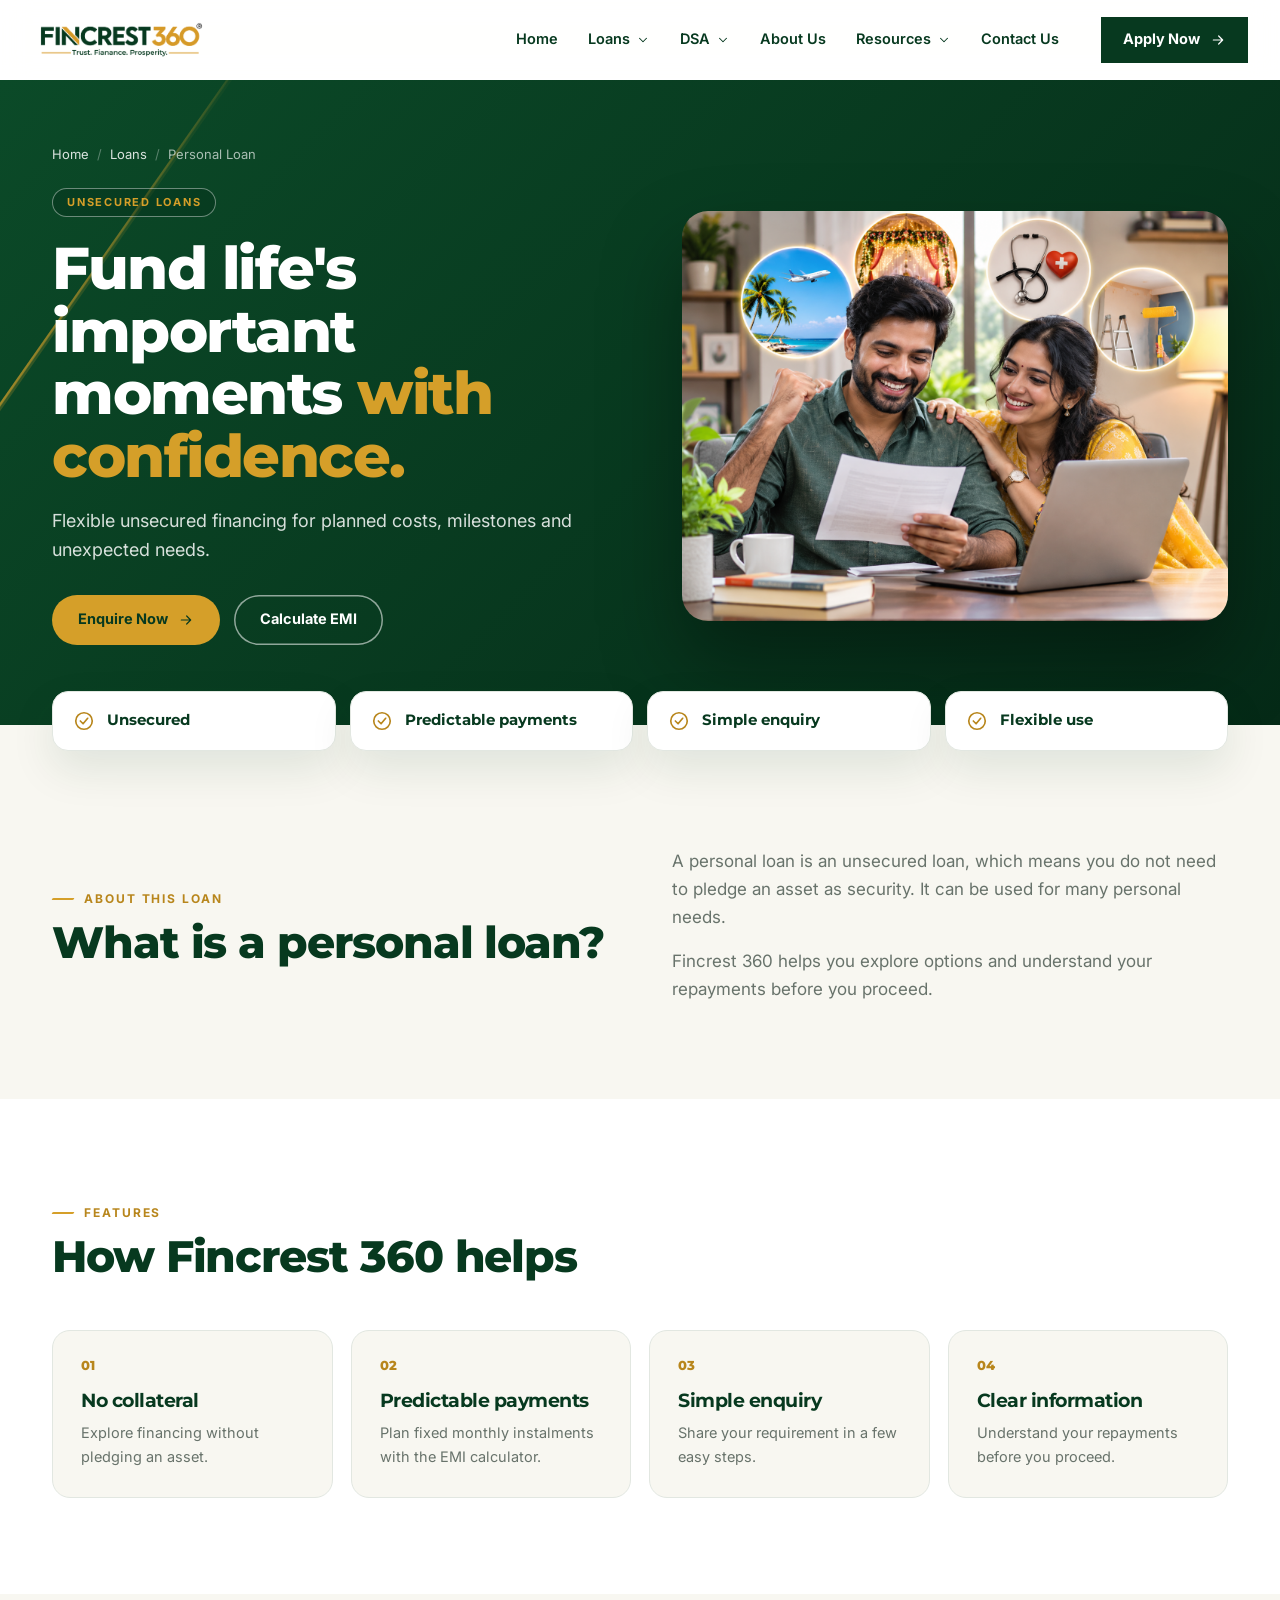
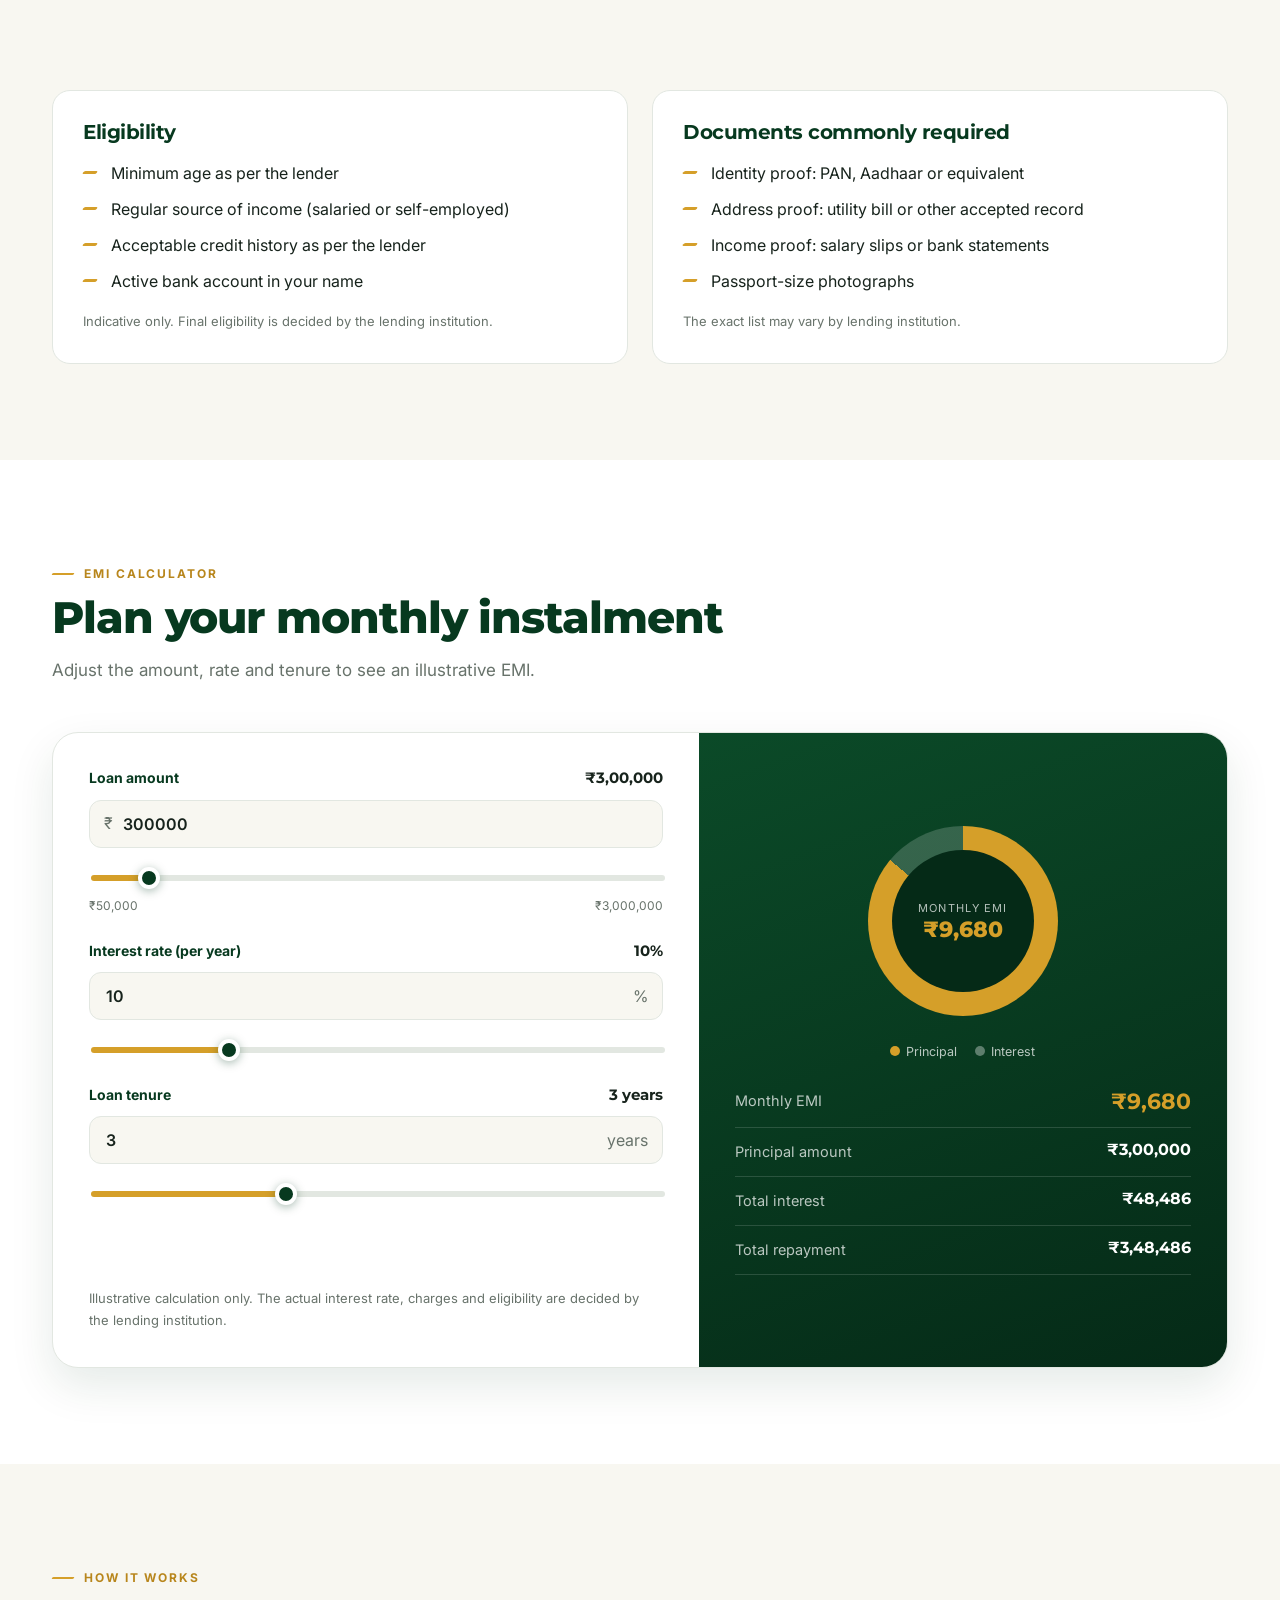
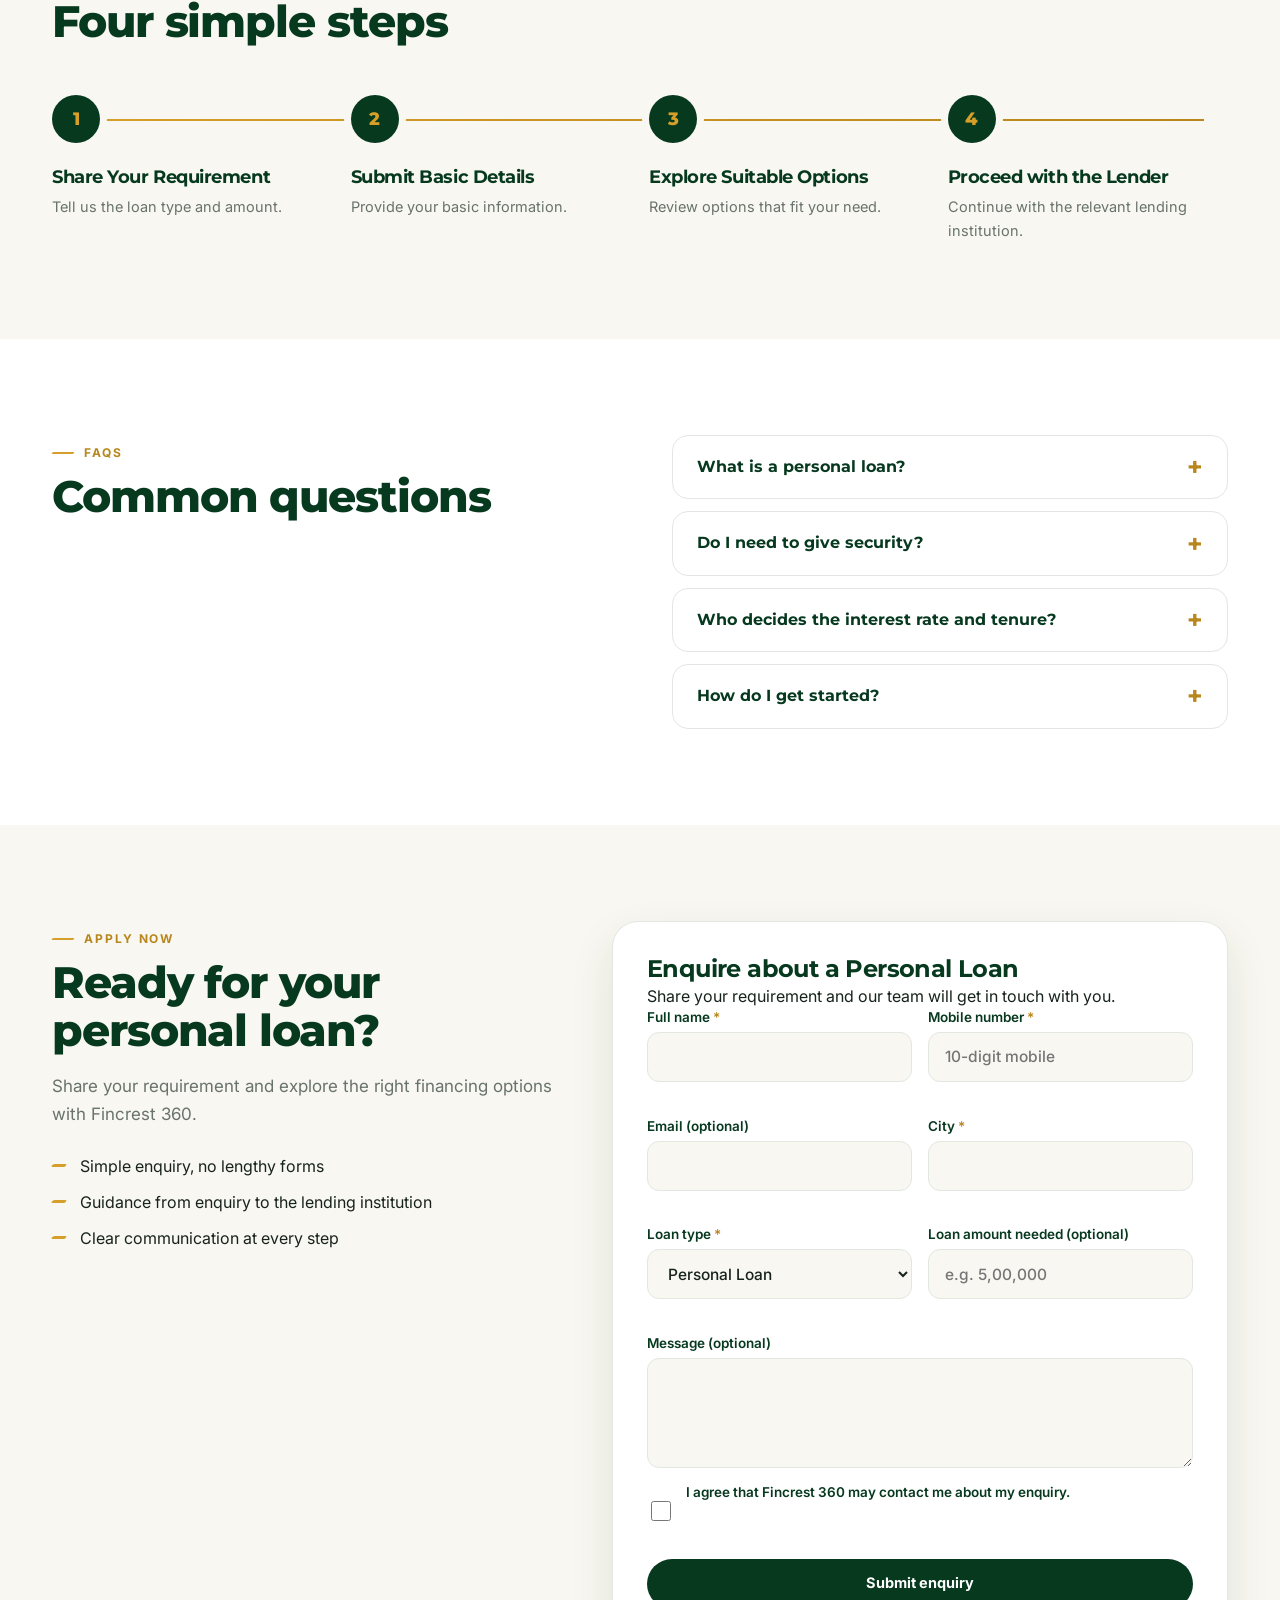
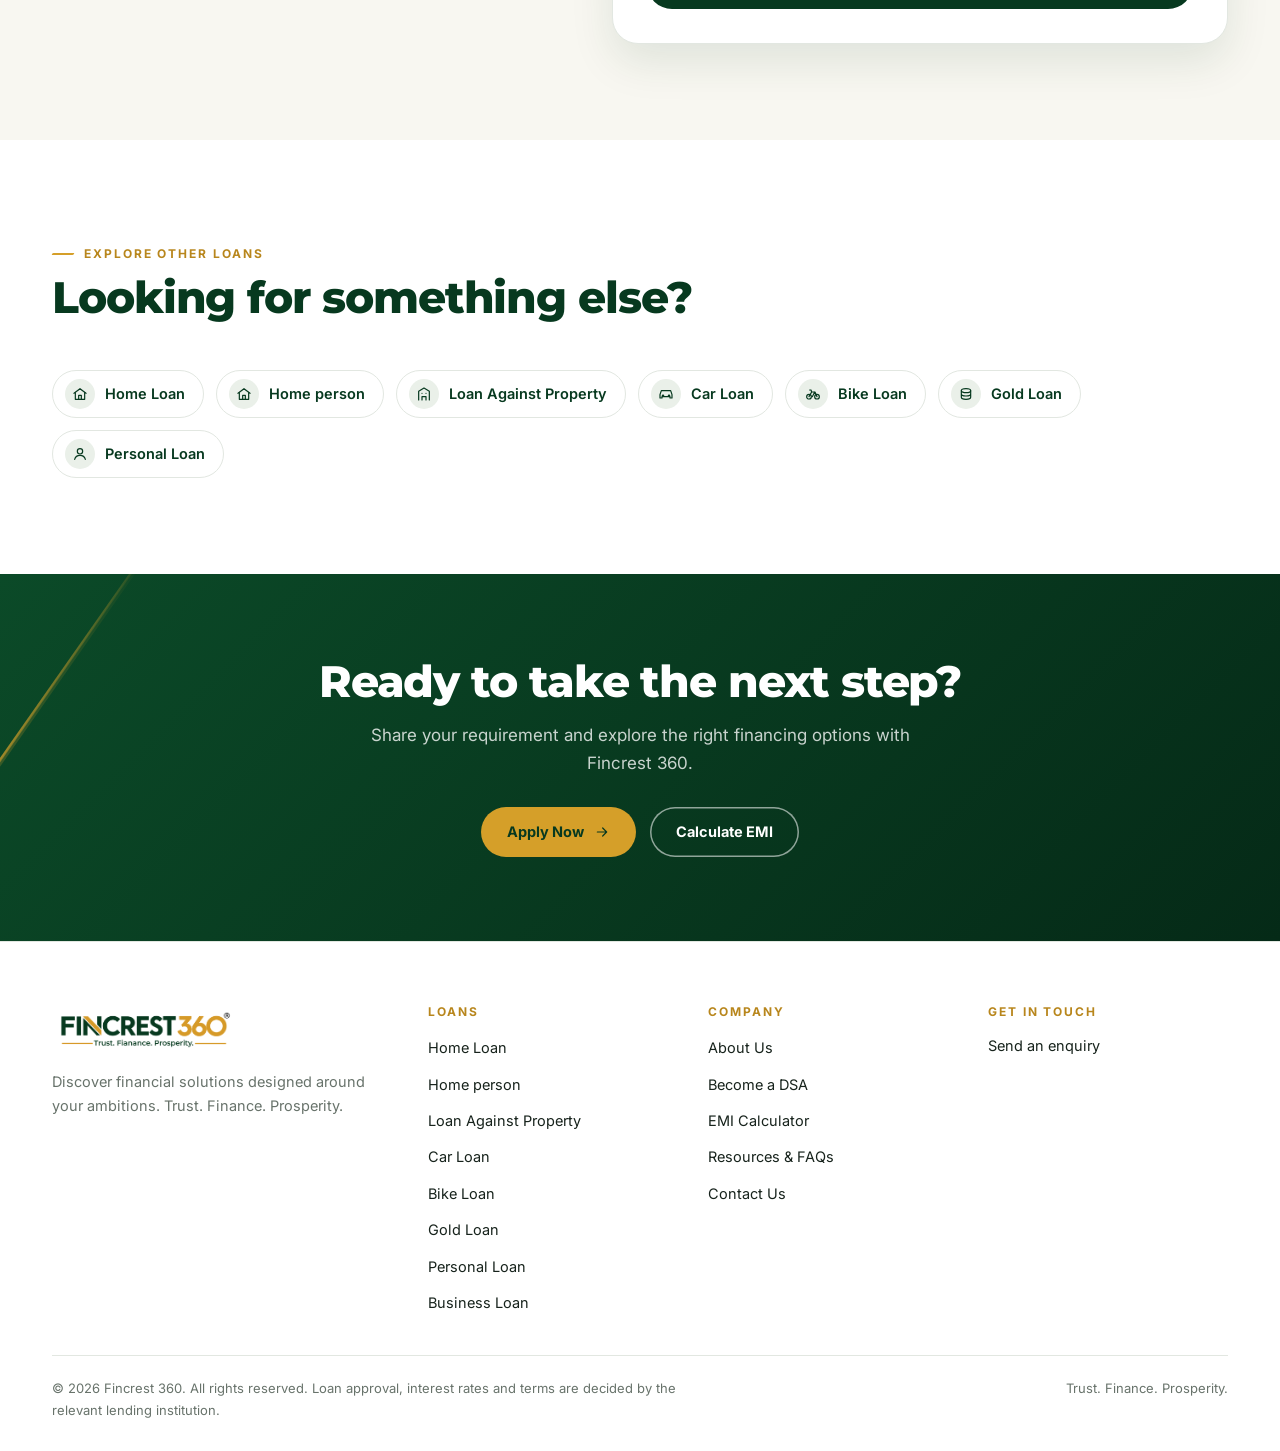
<file: fincrest-html/loans/personal-loan.html>
<!doctype html>
<html lang="en" class="no-js">
<head>
<meta charset="utf-8">
<meta name="viewport" content="width=device-width, initial-scale=1">
<title>Personal Loan | Fincrest 360</title>
<meta name="description" content="Flexible unsecured financing for planned costs, milestones and unexpected needs. Explore personal loan options with Fincrest 360.">
<meta name="theme-color" content="#07391f">
<meta property="og:type" content="website">
<meta property="og:site_name" content="Fincrest 360">
<meta property="og:title" content="Personal Loan | Fincrest 360">
<meta property="og:description" content="Flexible unsecured financing for planned costs, milestones and unexpected needs. Explore personal loan options with Fincrest 360.">
<meta property="og:image" content="../assets/img/hero-1.jpg">
<link rel="icon" type="image/svg+xml" href="../assets/img/favicon.svg">
<link rel="preconnect" href="https://fonts.googleapis.com">
<link rel="preconnect" href="https://fonts.gstatic.com" crossorigin>
<link rel="stylesheet" href="https://fonts.googleapis.com/css2?family=Inter:wght@400;500;600;700&amp;family=Montserrat:wght@600;700;800&amp;display=swap">
<link rel="stylesheet" href="../assets/css/base.css">
<link rel="stylesheet" href="../assets/css/layout.css">
<link rel="stylesheet" href="../assets/css/components.css">
<link rel="stylesheet" href="../assets/css/pages.css">
</head>
<body>
<a class="skip-link" href="#main">Skip to content</a>

<header class="site-header" id="site-header">
  <div class="header-bar">
    <a class="brand" href="../index.html" aria-label="Fincrest 360 home">
      <img src="../assets/img/fincrest360-logo.png" width="171" height="44" alt="Fincrest 360 — Trust. Finance. Prosperity.">
    </a>

    <nav class="main-nav" aria-label="Primary">
      <ul class="nav-list">
        <li class="nav-item"><a class="nav-link" href="../index.html">Home</a></li>

        <li class="nav-item" data-menu>
          <button class="nav-link" type="button" aria-expanded="false" aria-controls="menu-loans">Loans <span class="chev"><svg viewBox="0 0 24 24" fill="none" stroke="currentColor" stroke-width="1.8" stroke-width="2.3" stroke-linecap="round" stroke-linejoin="round" aria-hidden="true"><path d="M6 9l6 6 6-6"/></svg></span></button>
          <div class="mega" id="menu-loans">
            <div class="mega-card">
                              <div class="mega-col">
                  <p class="mega-title">Secured Loans</p>
                  <ul class="menu-list">
                    <li><a class="menu-item" href="../loans/home-loan.html"><span class="menu-ico"><svg viewBox="0 0 24 24" fill="none" stroke="currentColor" stroke-width="1.8" stroke-linecap="round" stroke-linejoin="round" aria-hidden="true"><path d="M3 11l9-7 9 7"/><path d="M5 10v10h14V10"/><path d="M10 20v-6h4v6"/></svg></span><span class="menu-text"><strong>Home Loan</strong><span>Financing solutions for your home ownership journey.</span></span><span class="menu-arrow"><svg viewBox="0 0 24 24" fill="none" stroke="currentColor" stroke-width="1.8" stroke-width="2.3" stroke-linecap="round" stroke-linejoin="round" aria-hidden="true"><path d="M5 12h14M13 6l6 6-6 6"/></svg></span></a></li><li><a class="menu-item" href="../loans/home-loan.html"><span class="menu-ico"><svg viewBox="0 0 24 24" fill="none" stroke="currentColor" stroke-width="1.8" stroke-linecap="round" stroke-linejoin="round" aria-hidden="true"><path d="M3 11l9-7 9 7"/><path d="M5 10v10h14V10"/><path d="M10 20v-6h4v6"/></svg></span><span class="menu-text"><strong>Home person</strong><span>Financing solutions for your home ownership journey.</span></span><span class="menu-arrow"><svg viewBox="0 0 24 24" fill="none" stroke="currentColor" stroke-width="1.8" stroke-width="2.3" stroke-linecap="round" stroke-linejoin="round" aria-hidden="true"><path d="M5 12h14M13 6l6 6-6 6"/></svg></span></a></li><li><a class="menu-item" href="../loans/loan-against-property.html"><span class="menu-ico"><svg viewBox="0 0 24 24" fill="none" stroke="currentColor" stroke-width="1.8" stroke-linecap="round" stroke-linejoin="round" aria-hidden="true"><path d="M4 21V8l8-5 8 5v13"/><path d="M9 21v-5h6v5M9 11h.01M15 11h.01"/></svg></span><span class="menu-text"><strong>Loan Against Property</strong><span>Unlock the financial potential of your property.</span></span><span class="menu-arrow"><svg viewBox="0 0 24 24" fill="none" stroke="currentColor" stroke-width="1.8" stroke-width="2.3" stroke-linecap="round" stroke-linejoin="round" aria-hidden="true"><path d="M5 12h14M13 6l6 6-6 6"/></svg></span></a></li><li><a class="menu-item" href="../loans/car-loan.html"><span class="menu-ico"><svg viewBox="0 0 24 24" fill="none" stroke="currentColor" stroke-width="1.8" stroke-linecap="round" stroke-linejoin="round" aria-hidden="true"><path d="M3 13l2-6h14l2 6v5h-3v-2H6v2H3z"/><circle cx="7.5" cy="14.5" r="1"/><circle cx="16.5" cy="14.5" r="1"/></svg></span><span class="menu-text"><strong>Car Loan</strong><span>Make your next vehicle purchase easier.</span></span><span class="menu-arrow"><svg viewBox="0 0 24 24" fill="none" stroke="currentColor" stroke-width="1.8" stroke-width="2.3" stroke-linecap="round" stroke-linejoin="round" aria-hidden="true"><path d="M5 12h14M13 6l6 6-6 6"/></svg></span></a></li><li><a class="menu-item" href="../loans/bike-loan.html"><span class="menu-ico"><svg viewBox="0 0 24 24" fill="none" stroke="currentColor" stroke-width="1.8" stroke-linecap="round" stroke-linejoin="round" aria-hidden="true"><circle cx="6" cy="16" r="3.5"/><circle cx="18" cy="16" r="3.5"/><path d="M6 16l4-7h5l3 7M10 9L9 6H7M14.5 9L11 16"/></svg></span><span class="menu-text"><strong>Bike Loan</strong><span>Ride home your two-wheeler with simple financing.</span></span><span class="menu-arrow"><svg viewBox="0 0 24 24" fill="none" stroke="currentColor" stroke-width="1.8" stroke-width="2.3" stroke-linecap="round" stroke-linejoin="round" aria-hidden="true"><path d="M5 12h14M13 6l6 6-6 6"/></svg></span></a></li><li><a class="menu-item" href="../loans/gold-loan.html"><span class="menu-ico"><svg viewBox="0 0 24 24" fill="none" stroke="currentColor" stroke-width="1.8" stroke-linecap="round" stroke-linejoin="round" aria-hidden="true"><ellipse cx="12" cy="7" rx="7" ry="3"/><path d="M5 7v5c0 1.7 3.1 3 7 3s7-1.3 7-3V7M5 12v5c0 1.7 3.1 3 7 3s7-1.3 7-3v-5"/></svg></span><span class="menu-text"><strong>Gold Loan</strong><span>Quick financial support against your gold.</span></span><span class="menu-arrow"><svg viewBox="0 0 24 24" fill="none" stroke="currentColor" stroke-width="1.8" stroke-width="2.3" stroke-linecap="round" stroke-linejoin="round" aria-hidden="true"><path d="M5 12h14M13 6l6 6-6 6"/></svg></span></a></li>                  </ul>
                </div>
                              <div class="mega-col">
                  <p class="mega-title">Unsecured Loans</p>
                  <ul class="menu-list">
                    <li><a class="menu-item" href="../loans/personal-loan.html"><span class="menu-ico"><svg viewBox="0 0 24 24" fill="none" stroke="currentColor" stroke-width="1.8" stroke-linecap="round" stroke-linejoin="round" aria-hidden="true"><circle cx="12" cy="8" r="4"/><path d="M4 20c1-4 4-6 8-6s7 2 8 6"/></svg></span><span class="menu-text"><strong>Personal Loan</strong><span>Financial support for your personal needs.</span></span><span class="menu-arrow"><svg viewBox="0 0 24 24" fill="none" stroke="currentColor" stroke-width="1.8" stroke-width="2.3" stroke-linecap="round" stroke-linejoin="round" aria-hidden="true"><path d="M5 12h14M13 6l6 6-6 6"/></svg></span></a></li><li><a class="menu-item" href="../loans/business-loan.html"><span class="menu-ico"><svg viewBox="0 0 24 24" fill="none" stroke="currentColor" stroke-width="1.8" stroke-linecap="round" stroke-linejoin="round" aria-hidden="true"><rect x="3" y="7" width="18" height="13" rx="2"/><path d="M9 7V5a1 1 0 011-1h4a1 1 0 011 1v2M3 13h18"/></svg></span><span class="menu-text"><strong>Business Loan</strong><span>Finance for business growth and expansion.</span></span><span class="menu-arrow"><svg viewBox="0 0 24 24" fill="none" stroke="currentColor" stroke-width="1.8" stroke-width="2.3" stroke-linecap="round" stroke-linejoin="round" aria-hidden="true"><path d="M5 12h14M13 6l6 6-6 6"/></svg></span></a></li>                  </ul>
                </div>
                            <aside class="mega-promo">
                <small>Fincrest 360</small>
                <h3>Not sure which loan fits you?</h3>
                <p>Share your requirement and we will help you explore suitable options.</p>
                <div class="promo-links"><a href="../contact.html">Talk to us</a><a href="../calculators.html">Calculate EMI</a></div>
              </aside>
            </div>
          </div>
        </li>

        <li class="nav-item nav-item--rel" data-menu>
          <button class="nav-link" type="button" aria-expanded="false" aria-controls="menu-dsa">DSA <span class="chev"><svg viewBox="0 0 24 24" fill="none" stroke="currentColor" stroke-width="1.8" stroke-width="2.3" stroke-linecap="round" stroke-linejoin="round" aria-hidden="true"><path d="M6 9l6 6 6-6"/></svg></span></button>
          <div class="mega mega--simple" id="menu-dsa"><div class="mega-card"><ul class="menu-list">
            <li><a class="menu-item" href="../dsa.html"><span class="menu-ico"><svg viewBox="0 0 24 24" fill="none" stroke="currentColor" stroke-width="1.8" stroke-linecap="round" stroke-linejoin="round" aria-hidden="true"><path d="M3 12l4-4 4 2 3-2 4 3 3-1"/><path d="M7 8l-4 4 6 6 2-1 2 1 4-4"/></svg></span><span class="menu-text"><strong>Become a DSA</strong><span>Partner with Fincrest 360 as a Direct Selling Agent.</span></span><span class="menu-arrow"><svg viewBox="0 0 24 24" fill="none" stroke="currentColor" stroke-width="1.8" stroke-width="2.3" stroke-linecap="round" stroke-linejoin="round" aria-hidden="true"><path d="M5 12h14M13 6l6 6-6 6"/></svg></span></a></li><li><a class="menu-item" href="../dsa.html#process"><span class="menu-ico"><svg viewBox="0 0 24 24" fill="none" stroke="currentColor" stroke-width="1.8" stroke-linecap="round" stroke-linejoin="round" aria-hidden="true"><path d="M7 3h7l4 4v14H7z"/><path d="M14 3v4h4M10 12h5M10 16h5"/></svg></span><span class="menu-text"><strong>How it works</strong><span>The steps from enquiry to onboarding.</span></span><span class="menu-arrow"><svg viewBox="0 0 24 24" fill="none" stroke="currentColor" stroke-width="1.8" stroke-width="2.3" stroke-linecap="round" stroke-linejoin="round" aria-hidden="true"><path d="M5 12h14M13 6l6 6-6 6"/></svg></span></a></li><li><a class="menu-item" href="../dsa.html#enquire"><span class="menu-ico"><svg viewBox="0 0 24 24" fill="none" stroke="currentColor" stroke-width="1.8" stroke-linecap="round" stroke-linejoin="round" aria-hidden="true"><circle cx="12" cy="12" r="9"/><path d="M9.5 9.5a2.5 2.5 0 115 .5c0 1.5-2.5 2-2.5 3.5M12 17h.01"/></svg></span><span class="menu-text"><strong>DSA enquiry</strong><span>Tell us about yourself and we will get in touch.</span></span><span class="menu-arrow"><svg viewBox="0 0 24 24" fill="none" stroke="currentColor" stroke-width="1.8" stroke-width="2.3" stroke-linecap="round" stroke-linejoin="round" aria-hidden="true"><path d="M5 12h14M13 6l6 6-6 6"/></svg></span></a></li>          </ul></div></div>
        </li>

        <li class="nav-item"><a class="nav-link" href="../about.html">About Us</a></li>

        <li class="nav-item nav-item--rel" data-menu>
          <button class="nav-link" type="button" aria-expanded="false" aria-controls="menu-res">Resources <span class="chev"><svg viewBox="0 0 24 24" fill="none" stroke="currentColor" stroke-width="1.8" stroke-width="2.3" stroke-linecap="round" stroke-linejoin="round" aria-hidden="true"><path d="M6 9l6 6 6-6"/></svg></span></button>
          <div class="mega mega--simple" id="menu-res"><div class="mega-card"><ul class="menu-list">
            <li><a class="menu-item" href="../calculators.html"><span class="menu-ico"><svg viewBox="0 0 24 24" fill="none" stroke="currentColor" stroke-width="1.8" stroke-linecap="round" stroke-linejoin="round" aria-hidden="true"><rect x="5" y="3" width="14" height="18" rx="2"/><path d="M8 7h8M8 12h.01M12 12h.01M16 12h.01M8 16h.01M12 16h.01M16 16h.01"/></svg></span><span class="menu-text"><strong>EMI Calculator</strong><span>Plan your monthly repayments.</span></span><span class="menu-arrow"><svg viewBox="0 0 24 24" fill="none" stroke="currentColor" stroke-width="1.8" stroke-width="2.3" stroke-linecap="round" stroke-linejoin="round" aria-hidden="true"><path d="M5 12h14M13 6l6 6-6 6"/></svg></span></a></li><li><a class="menu-item" href="../resources.html#faqs"><span class="menu-ico"><svg viewBox="0 0 24 24" fill="none" stroke="currentColor" stroke-width="1.8" stroke-linecap="round" stroke-linejoin="round" aria-hidden="true"><circle cx="12" cy="12" r="9"/><path d="M9.5 9.5a2.5 2.5 0 115 .5c0 1.5-2.5 2-2.5 3.5M12 17h.01"/></svg></span><span class="menu-text"><strong>FAQs</strong><span>Answers to common loan questions.</span></span><span class="menu-arrow"><svg viewBox="0 0 24 24" fill="none" stroke="currentColor" stroke-width="1.8" stroke-width="2.3" stroke-linecap="round" stroke-linejoin="round" aria-hidden="true"><path d="M5 12h14M13 6l6 6-6 6"/></svg></span></a></li><li><a class="menu-item" href="../resources.html#documents"><span class="menu-ico"><svg viewBox="0 0 24 24" fill="none" stroke="currentColor" stroke-width="1.8" stroke-linecap="round" stroke-linejoin="round" aria-hidden="true"><path d="M7 3h7l4 4v14H7z"/><path d="M14 3v4h4M10 12h5M10 16h5"/></svg></span><span class="menu-text"><strong>Document checklist</strong><span>What lenders commonly ask for.</span></span><span class="menu-arrow"><svg viewBox="0 0 24 24" fill="none" stroke="currentColor" stroke-width="1.8" stroke-width="2.3" stroke-linecap="round" stroke-linejoin="round" aria-hidden="true"><path d="M5 12h14M13 6l6 6-6 6"/></svg></span></a></li>          </ul></div></div>
        </li>

        <li class="nav-item"><a class="nav-link" href="../contact.html">Contact Us</a></li>
      </ul>
    </nav>

    <a class="btn header-cta bla" href="../contact.html#enquire">Apply Now <svg viewBox="0 0 24 24" fill="none" stroke="currentColor" stroke-width="1.8" stroke-width="2.3" stroke-linecap="round" stroke-linejoin="round" aria-hidden="true"><path d="M5 12h14M13 6l6 6-6 6"/></svg></a>
    <button class="burger" type="button" aria-label="Open menu" aria-expanded="false" aria-controls="mobile-menu"><span></span></button>
  </div>
</header>

<div class="mobile-menu" id="mobile-menu">
  <div class="m-item"><a class="m-link" href="../index.html">Home</a></div>
  <div class="m-item">
    <button class="m-link" type="button" aria-expanded="false">Loans <span class="chev"><svg viewBox="0 0 24 24" fill="none" stroke="currentColor" stroke-width="1.8" stroke-width="2.3" stroke-linecap="round" stroke-linejoin="round" aria-hidden="true"><path d="M6 9l6 6 6-6"/></svg></span></button>
    <div class="m-sub"><div>
              <p class="m-group">Secured Loans</p>
        <ul class="menu-list"><li><a class="menu-item" href="../loans/home-loan.html"><span class="menu-ico"><svg viewBox="0 0 24 24" fill="none" stroke="currentColor" stroke-width="1.8" stroke-linecap="round" stroke-linejoin="round" aria-hidden="true"><path d="M3 11l9-7 9 7"/><path d="M5 10v10h14V10"/><path d="M10 20v-6h4v6"/></svg></span><span class="menu-text"><strong>Home Loan</strong><span>Financing solutions for your home ownership journey.</span></span><span class="menu-arrow"><svg viewBox="0 0 24 24" fill="none" stroke="currentColor" stroke-width="1.8" stroke-width="2.3" stroke-linecap="round" stroke-linejoin="round" aria-hidden="true"><path d="M5 12h14M13 6l6 6-6 6"/></svg></span></a></li><li><a class="menu-item" href="../loans/home-loan.html"><span class="menu-ico"><svg viewBox="0 0 24 24" fill="none" stroke="currentColor" stroke-width="1.8" stroke-linecap="round" stroke-linejoin="round" aria-hidden="true"><path d="M3 11l9-7 9 7"/><path d="M5 10v10h14V10"/><path d="M10 20v-6h4v6"/></svg></span><span class="menu-text"><strong>Home person</strong><span>Financing solutions for your home ownership journey.</span></span><span class="menu-arrow"><svg viewBox="0 0 24 24" fill="none" stroke="currentColor" stroke-width="1.8" stroke-width="2.3" stroke-linecap="round" stroke-linejoin="round" aria-hidden="true"><path d="M5 12h14M13 6l6 6-6 6"/></svg></span></a></li><li><a class="menu-item" href="../loans/loan-against-property.html"><span class="menu-ico"><svg viewBox="0 0 24 24" fill="none" stroke="currentColor" stroke-width="1.8" stroke-linecap="round" stroke-linejoin="round" aria-hidden="true"><path d="M4 21V8l8-5 8 5v13"/><path d="M9 21v-5h6v5M9 11h.01M15 11h.01"/></svg></span><span class="menu-text"><strong>Loan Against Property</strong><span>Unlock the financial potential of your property.</span></span><span class="menu-arrow"><svg viewBox="0 0 24 24" fill="none" stroke="currentColor" stroke-width="1.8" stroke-width="2.3" stroke-linecap="round" stroke-linejoin="round" aria-hidden="true"><path d="M5 12h14M13 6l6 6-6 6"/></svg></span></a></li><li><a class="menu-item" href="../loans/car-loan.html"><span class="menu-ico"><svg viewBox="0 0 24 24" fill="none" stroke="currentColor" stroke-width="1.8" stroke-linecap="round" stroke-linejoin="round" aria-hidden="true"><path d="M3 13l2-6h14l2 6v5h-3v-2H6v2H3z"/><circle cx="7.5" cy="14.5" r="1"/><circle cx="16.5" cy="14.5" r="1"/></svg></span><span class="menu-text"><strong>Car Loan</strong><span>Make your next vehicle purchase easier.</span></span><span class="menu-arrow"><svg viewBox="0 0 24 24" fill="none" stroke="currentColor" stroke-width="1.8" stroke-width="2.3" stroke-linecap="round" stroke-linejoin="round" aria-hidden="true"><path d="M5 12h14M13 6l6 6-6 6"/></svg></span></a></li><li><a class="menu-item" href="../loans/bike-loan.html"><span class="menu-ico"><svg viewBox="0 0 24 24" fill="none" stroke="currentColor" stroke-width="1.8" stroke-linecap="round" stroke-linejoin="round" aria-hidden="true"><circle cx="6" cy="16" r="3.5"/><circle cx="18" cy="16" r="3.5"/><path d="M6 16l4-7h5l3 7M10 9L9 6H7M14.5 9L11 16"/></svg></span><span class="menu-text"><strong>Bike Loan</strong><span>Ride home your two-wheeler with simple financing.</span></span><span class="menu-arrow"><svg viewBox="0 0 24 24" fill="none" stroke="currentColor" stroke-width="1.8" stroke-width="2.3" stroke-linecap="round" stroke-linejoin="round" aria-hidden="true"><path d="M5 12h14M13 6l6 6-6 6"/></svg></span></a></li><li><a class="menu-item" href="../loans/gold-loan.html"><span class="menu-ico"><svg viewBox="0 0 24 24" fill="none" stroke="currentColor" stroke-width="1.8" stroke-linecap="round" stroke-linejoin="round" aria-hidden="true"><ellipse cx="12" cy="7" rx="7" ry="3"/><path d="M5 7v5c0 1.7 3.1 3 7 3s7-1.3 7-3V7M5 12v5c0 1.7 3.1 3 7 3s7-1.3 7-3v-5"/></svg></span><span class="menu-text"><strong>Gold Loan</strong><span>Quick financial support against your gold.</span></span><span class="menu-arrow"><svg viewBox="0 0 24 24" fill="none" stroke="currentColor" stroke-width="1.8" stroke-width="2.3" stroke-linecap="round" stroke-linejoin="round" aria-hidden="true"><path d="M5 12h14M13 6l6 6-6 6"/></svg></span></a></li></ul>
              <p class="m-group">Unsecured Loans</p>
        <ul class="menu-list"><li><a class="menu-item" href="../loans/personal-loan.html"><span class="menu-ico"><svg viewBox="0 0 24 24" fill="none" stroke="currentColor" stroke-width="1.8" stroke-linecap="round" stroke-linejoin="round" aria-hidden="true"><circle cx="12" cy="8" r="4"/><path d="M4 20c1-4 4-6 8-6s7 2 8 6"/></svg></span><span class="menu-text"><strong>Personal Loan</strong><span>Financial support for your personal needs.</span></span><span class="menu-arrow"><svg viewBox="0 0 24 24" fill="none" stroke="currentColor" stroke-width="1.8" stroke-width="2.3" stroke-linecap="round" stroke-linejoin="round" aria-hidden="true"><path d="M5 12h14M13 6l6 6-6 6"/></svg></span></a></li><li><a class="menu-item" href="../loans/business-loan.html"><span class="menu-ico"><svg viewBox="0 0 24 24" fill="none" stroke="currentColor" stroke-width="1.8" stroke-linecap="round" stroke-linejoin="round" aria-hidden="true"><rect x="3" y="7" width="18" height="13" rx="2"/><path d="M9 7V5a1 1 0 011-1h4a1 1 0 011 1v2M3 13h18"/></svg></span><span class="menu-text"><strong>Business Loan</strong><span>Finance for business growth and expansion.</span></span><span class="menu-arrow"><svg viewBox="0 0 24 24" fill="none" stroke="currentColor" stroke-width="1.8" stroke-width="2.3" stroke-linecap="round" stroke-linejoin="round" aria-hidden="true"><path d="M5 12h14M13 6l6 6-6 6"/></svg></span></a></li></ul>
          </div></div>
  </div>
  <div class="m-item">
    <button class="m-link" type="button" aria-expanded="false">DSA <span class="chev"><svg viewBox="0 0 24 24" fill="none" stroke="currentColor" stroke-width="1.8" stroke-width="2.3" stroke-linecap="round" stroke-linejoin="round" aria-hidden="true"><path d="M6 9l6 6 6-6"/></svg></span></button>
    <div class="m-sub"><div><ul class="menu-list"><li><a class="menu-item" href="../dsa.html"><span class="menu-ico"><svg viewBox="0 0 24 24" fill="none" stroke="currentColor" stroke-width="1.8" stroke-linecap="round" stroke-linejoin="round" aria-hidden="true"><path d="M3 12l4-4 4 2 3-2 4 3 3-1"/><path d="M7 8l-4 4 6 6 2-1 2 1 4-4"/></svg></span><span class="menu-text"><strong>Become a DSA</strong><span>Partner with Fincrest 360 as a Direct Selling Agent.</span></span><span class="menu-arrow"><svg viewBox="0 0 24 24" fill="none" stroke="currentColor" stroke-width="1.8" stroke-width="2.3" stroke-linecap="round" stroke-linejoin="round" aria-hidden="true"><path d="M5 12h14M13 6l6 6-6 6"/></svg></span></a></li><li><a class="menu-item" href="../dsa.html#process"><span class="menu-ico"><svg viewBox="0 0 24 24" fill="none" stroke="currentColor" stroke-width="1.8" stroke-linecap="round" stroke-linejoin="round" aria-hidden="true"><path d="M7 3h7l4 4v14H7z"/><path d="M14 3v4h4M10 12h5M10 16h5"/></svg></span><span class="menu-text"><strong>How it works</strong><span>The steps from enquiry to onboarding.</span></span><span class="menu-arrow"><svg viewBox="0 0 24 24" fill="none" stroke="currentColor" stroke-width="1.8" stroke-width="2.3" stroke-linecap="round" stroke-linejoin="round" aria-hidden="true"><path d="M5 12h14M13 6l6 6-6 6"/></svg></span></a></li><li><a class="menu-item" href="../dsa.html#enquire"><span class="menu-ico"><svg viewBox="0 0 24 24" fill="none" stroke="currentColor" stroke-width="1.8" stroke-linecap="round" stroke-linejoin="round" aria-hidden="true"><circle cx="12" cy="12" r="9"/><path d="M9.5 9.5a2.5 2.5 0 115 .5c0 1.5-2.5 2-2.5 3.5M12 17h.01"/></svg></span><span class="menu-text"><strong>DSA enquiry</strong><span>Tell us about yourself and we will get in touch.</span></span><span class="menu-arrow"><svg viewBox="0 0 24 24" fill="none" stroke="currentColor" stroke-width="1.8" stroke-width="2.3" stroke-linecap="round" stroke-linejoin="round" aria-hidden="true"><path d="M5 12h14M13 6l6 6-6 6"/></svg></span></a></li></ul></div></div>
  </div>
  <div class="m-item"><a class="m-link" href="../about.html">About Us</a></div>
  <div class="m-item">
    <button class="m-link" type="button" aria-expanded="false">Resources <span class="chev"><svg viewBox="0 0 24 24" fill="none" stroke="currentColor" stroke-width="1.8" stroke-width="2.3" stroke-linecap="round" stroke-linejoin="round" aria-hidden="true"><path d="M6 9l6 6 6-6"/></svg></span></button>
    <div class="m-sub"><div><ul class="menu-list"><li><a class="menu-item" href="../calculators.html"><span class="menu-ico"><svg viewBox="0 0 24 24" fill="none" stroke="currentColor" stroke-width="1.8" stroke-linecap="round" stroke-linejoin="round" aria-hidden="true"><rect x="5" y="3" width="14" height="18" rx="2"/><path d="M8 7h8M8 12h.01M12 12h.01M16 12h.01M8 16h.01M12 16h.01M16 16h.01"/></svg></span><span class="menu-text"><strong>EMI Calculator</strong><span>Plan your monthly repayments.</span></span><span class="menu-arrow"><svg viewBox="0 0 24 24" fill="none" stroke="currentColor" stroke-width="1.8" stroke-width="2.3" stroke-linecap="round" stroke-linejoin="round" aria-hidden="true"><path d="M5 12h14M13 6l6 6-6 6"/></svg></span></a></li><li><a class="menu-item" href="../resources.html#faqs"><span class="menu-ico"><svg viewBox="0 0 24 24" fill="none" stroke="currentColor" stroke-width="1.8" stroke-linecap="round" stroke-linejoin="round" aria-hidden="true"><circle cx="12" cy="12" r="9"/><path d="M9.5 9.5a2.5 2.5 0 115 .5c0 1.5-2.5 2-2.5 3.5M12 17h.01"/></svg></span><span class="menu-text"><strong>FAQs</strong><span>Answers to common loan questions.</span></span><span class="menu-arrow"><svg viewBox="0 0 24 24" fill="none" stroke="currentColor" stroke-width="1.8" stroke-width="2.3" stroke-linecap="round" stroke-linejoin="round" aria-hidden="true"><path d="M5 12h14M13 6l6 6-6 6"/></svg></span></a></li><li><a class="menu-item" href="../resources.html#documents"><span class="menu-ico"><svg viewBox="0 0 24 24" fill="none" stroke="currentColor" stroke-width="1.8" stroke-linecap="round" stroke-linejoin="round" aria-hidden="true"><path d="M7 3h7l4 4v14H7z"/><path d="M14 3v4h4M10 12h5M10 16h5"/></svg></span><span class="menu-text"><strong>Document checklist</strong><span>What lenders commonly ask for.</span></span><span class="menu-arrow"><svg viewBox="0 0 24 24" fill="none" stroke="currentColor" stroke-width="1.8" stroke-width="2.3" stroke-linecap="round" stroke-linejoin="round" aria-hidden="true"><path d="M5 12h14M13 6l6 6-6 6"/></svg></span></a></li></ul></div></div>
  </div>
  <div class="m-item"><a class="m-link" href="../contact.html">Contact Us</a></div>
  <a class="btn btn--block m-cta" href="../contact.html#enquire">Apply Now <svg viewBox="0 0 24 24" fill="none" stroke="currentColor" stroke-width="1.8" stroke-width="2.3" stroke-linecap="round" stroke-linejoin="round" aria-hidden="true"><path d="M5 12h14M13 6l6 6-6 6"/></svg></a>
</div>

<main id="main">

<!-- ============================================================================== -->
<!-- SECTION 1: HERO BANNER & BREADCRUMBS                                          -->
<!-- Displays the loan title, lead text, action buttons and product photo           -->
<!-- Image source: assets/img/photos/{loan['img']}                                 -->
<!-- ============================================================================== -->
<section class="page-hero">
  <div class="hero-lines" aria-hidden="true"><i></i><i></i><i></i></div>
  <div class="container">
    <ol class="breadcrumb">
      <li><a href="../index.html">Home</a></li>
      <li><a href="../index.html#loans">Loans</a></li>
      <li aria-current="page">Personal Loan</li>
    </ol>
    <div class="page-hero-grid">
      <!-- Left: Headline & CTA actions -->
      <div>
        <span class="slide-kicker">Unsecured Loans</span>
        <h1>Fund life's important moments <em>with confidence.</em></h1>
        <p class="page-lead">Flexible unsecured financing for planned costs, milestones and unexpected needs.</p>
        <div class="page-actions">
          <a class="btn btn--gold" href="#enquire">Enquire Now <svg viewBox="0 0 24 24" fill="none" stroke="currentColor" stroke-width="1.8" stroke-width="2.3" stroke-linecap="round" stroke-linejoin="round" aria-hidden="true"><path d="M5 12h14M13 6l6 6-6 6"/></svg></a>
          <a class="btn btn--ghost" href="#emi">Calculate EMI</a>
        </div>
      </div>
      <!-- Right: Main Hero Image for this loan product -->
      <div class="page-media">
        <img src="../assets/img/photos/personal.png" width="1200" height="900" alt="Personal Loan" fetchpriority="high">
      </div>
    </div>
  </div>
</section>

<!-- ============================================================================== -->
<!-- SECTION 2: QUICK HIGHLIGHTS RIBBON                                            -->
<!-- Data source: $content['highlights'] from includes/loan-content.php            -->
<!-- ============================================================================== -->
<section class="highlights">
  <div class="container">
    <div class="highlight-row">
              <div class="highlight reveal">
          <svg viewBox="0 0 24 24" fill="none" stroke="currentColor" stroke-width="1.8" stroke-linecap="round" stroke-linejoin="round" aria-hidden="true"><circle cx="12" cy="12" r="9"/><path d="M8 12l3 3 5-6"/></svg>Unsecured        </div>
              <div class="highlight reveal">
          <svg viewBox="0 0 24 24" fill="none" stroke="currentColor" stroke-width="1.8" stroke-linecap="round" stroke-linejoin="round" aria-hidden="true"><circle cx="12" cy="12" r="9"/><path d="M8 12l3 3 5-6"/></svg>Predictable payments        </div>
              <div class="highlight reveal">
          <svg viewBox="0 0 24 24" fill="none" stroke="currentColor" stroke-width="1.8" stroke-linecap="round" stroke-linejoin="round" aria-hidden="true"><circle cx="12" cy="12" r="9"/><path d="M8 12l3 3 5-6"/></svg>Simple enquiry        </div>
              <div class="highlight reveal">
          <svg viewBox="0 0 24 24" fill="none" stroke="currentColor" stroke-width="1.8" stroke-linecap="round" stroke-linejoin="round" aria-hidden="true"><circle cx="12" cy="12" r="9"/><path d="M8 12l3 3 5-6"/></svg>Flexible use        </div>
          </div>
  </div>
</section>

<!-- ============================================================================== -->
<!-- SECTION 3: ABOUT THIS LOAN (Introductory Overview)                            -->
<!-- Data source: $content['intro'] from includes/loan-content.php                 -->
<!-- ============================================================================== -->
<section class="section">
  <div class="container split">
    <div class="reveal">
      <span class="eyebrow">About this loan</span>
      <h2>What is a personal loan?</h2>
    </div>
    <div class="split-copy reveal">
              <p>A personal loan is an unsecured loan, which means you do not need to pledge an asset as security. It can be used for many personal needs.</p>
              <p>Fincrest 360 helps you explore options and understand your repayments before you proceed.</p>
          </div>
  </div>
</section>

<!-- ============================================================================== -->
<!-- SECTION 4: KEY FEATURES GRID (How Fincrest 360 helps)                         -->
<!-- Data source: $content['features'] from includes/loan-content.php              -->
<!-- ============================================================================== -->
<section class="section section--white">
  <div class="container">
    <div class="section-head reveal">
      <span class="eyebrow">Features</span>
      <h2>How Fincrest 360 helps</h2>
    </div>
    <div class="feature-grid">
              <article class="feature reveal">
          <span class="feature-num">01</span>
          <h3>No collateral</h3>
          <p>Explore financing without pledging an asset.</p>
        </article>
              <article class="feature reveal">
          <span class="feature-num">02</span>
          <h3>Predictable payments</h3>
          <p>Plan fixed monthly instalments with the EMI calculator.</p>
        </article>
              <article class="feature reveal">
          <span class="feature-num">03</span>
          <h3>Simple enquiry</h3>
          <p>Share your requirement in a few easy steps.</p>
        </article>
              <article class="feature reveal">
          <span class="feature-num">04</span>
          <h3>Clear information</h3>
          <p>Understand your repayments before you proceed.</p>
        </article>
          </div>
  </div>
</section>

<!-- ============================================================================== -->
<!-- SECTION 5: ELIGIBILITY & COMMONLY REQUIRED DOCUMENTS                          -->
<!-- Data source: $content['eligibility'] & $content['documents']                  -->
<!-- ============================================================================== -->
<section class="section">
  <div class="container two-col">
    <!-- Left panel: Eligibility rules -->
    <div class="panel reveal">
      <h3>Eligibility</h3>
      <ul class="check-list">
                  <li>Minimum age as per the lender</li>
                  <li>Regular source of income (salaried or self-employed)</li>
                  <li>Acceptable credit history as per the lender</li>
                  <li>Active bank account in your name</li>
              </ul>
      <p class="note">Indicative only. Final eligibility is decided by the lending institution.</p>
    </div>
    <!-- Right panel: Document requirements -->
    <div class="panel reveal">
      <h3>Documents commonly required</h3>
      <ul class="check-list">
                  <li>Identity proof: PAN, Aadhaar or equivalent</li>
                  <li>Address proof: utility bill or other accepted record</li>
                  <li>Income proof: salary slips or bank statements</li>
                  <li>Passport-size photographs</li>
              </ul>
      <p class="note">The exact list may vary by lending institution.</p>
    </div>
  </div>
</section>

<!-- ============================================================================== -->
<!-- SECTION 6: DEDICATED EMI CALCULATOR                                           -->
<!-- Preloaded with default range and amounts specific to this loan category       -->
<!-- ============================================================================== -->
<section class="section section--white" id="emi">
  <div class="container">
    <div class="section-head reveal">
      <span class="eyebrow">EMI calculator</span>
      <h2>Plan your monthly instalment</h2>
      <p>Adjust the amount, rate and tenure to see an illustrative EMI.</p>
    </div>
    <div class="reveal">
      <form class="calc" data-emi novalidate aria-label="EMI calculator">
  <div class="calc-form">
    <div class="calc-field">
      <label for="calc-amount-n">Loan amount <span class="calc-value" data-label-amount></span></label>
      <div class="calc-input"><span aria-hidden="true">&#8377;</span><input id="calc-amount-n" name="amount" type="number" inputmode="numeric" min="50000" max="3000000" step="10000" value="300000"></div>
      <input name="amount" type="range" min="50000" max="3000000" step="10000" value="300000" aria-label="Loan amount slider">
      <div class="range-scale"><span>&#8377;50,000</span><span>&#8377;3,000,000</span></div>
    </div>
    <div class="calc-field">
      <label for="calc-rate-n">Interest rate (per year) <span class="calc-value" data-label-rate></span></label>
      <div class="calc-input"><input id="calc-rate-n" name="rate" type="number" inputmode="decimal" min="1" max="40" step="0.1" value="10"><span aria-hidden="true">%</span></div>
      <input name="rate" type="range" min="1" max="40" step="0.1" value="10" aria-label="Interest rate slider">
    </div>
    <div class="calc-field">
      <label for="calc-years-n">Loan tenure <span class="calc-value" data-label-years></span></label>
      <div class="calc-input"><input id="calc-years-n" name="years" type="number" inputmode="numeric" min="1" max="7" step="1" value="3"><span aria-hidden="true">years</span></div>
      <input name="years" type="range" min="1" max="7" step="1" value="3" aria-label="Loan tenure slider">
    </div>
    <p class="calc-error" role="alert"></p>
    <p class="calc-note">Illustrative calculation only. The actual interest rate, charges and eligibility are decided by the lending institution.</p>
  </div>
  <div class="calc-result" aria-live="polite">
    <div class="donut"><div class="donut-label"><small>Monthly EMI</small><strong data-out-donut>&mdash;</strong></div></div>
    <div class="calc-legend"><span><i></i>Principal</span><span><i class="alt"></i>Interest</span></div>
    <div class="calc-rows">
      <div class="calc-row calc-row--main"><span>Monthly EMI</span><b data-out-emi>&mdash;</b></div>
      <div class="calc-row"><span>Principal amount</span><b data-out-principal>&mdash;</b></div>
      <div class="calc-row"><span>Total interest</span><b data-out-interest>&mdash;</b></div>
      <div class="calc-row"><span>Total repayment</span><b data-out-total>&mdash;</b></div>
    </div>
  </div>
</form>
    </div>
  </div>
</section>

<!-- ============================================================================== -->
<!-- SECTION 7: FOUR SIMPLE STEPS JOURNEY                                          -->
<!-- Data source: $steps array defined at the top of this file                     -->
<!-- ============================================================================== -->
<section class="section">
  <div class="container">
    <div class="section-head reveal">
      <span class="eyebrow">How it works</span>
      <h2>Four simple steps</h2>
    </div>
    <ol class="steps">
              <li class="step">
          <h3>Share Your Requirement</h3>
          <p>Tell us the loan type and amount.</p>
        </li>
              <li class="step">
          <h3>Submit Basic Details</h3>
          <p>Provide your basic information.</p>
        </li>
              <li class="step">
          <h3>Explore Suitable Options</h3>
          <p>Review options that fit your need.</p>
        </li>
              <li class="step">
          <h3>Proceed with the Lender</h3>
          <p>Continue with the relevant lending institution.</p>
        </li>
          </ol>
  </div>
</section>

<!-- ============================================================================== -->
<!-- SECTION 8: FREQUENTLY ASKED QUESTIONS (Accordion)                             -->
<!-- Data source: $content['faqs'] from includes/loan-content.php                  -->
<!-- ============================================================================== -->
<section class="section section--white">
  <div class="container split split--top">
    <div class="reveal">
      <span class="eyebrow">FAQs</span>
      <h2>Common questions</h2>
    </div>
    <div class="faq reveal">
              <details>
          <summary>What is a personal loan?</summary>
          <p>A personal loan is an unsecured loan repaid in monthly instalments. The lender decides the amount, rate and tenure.</p>
        </details>
              <details>
          <summary>Do I need to give security?</summary>
          <p>Personal loans are generally unsecured, so no asset needs to be pledged. Conditions are set by the lender.</p>
        </details>
              <details>
          <summary>Who decides the interest rate and tenure?</summary>
          <p>The lending institution decides these based on its own policies and your profile.</p>
        </details>
              <details>
          <summary>How do I get started?</summary>
          <p>Use the enquiry form on this page. Our team will get in touch with the next steps.</p>
        </details>
          </div>
  </div>
</section>

<!-- ============================================================================== -->
<!-- SECTION 9: APPLY NOW / LOAN ENQUIRY FORM                                      -->
<!-- Pre-selects this loan type in the form dropdown                                -->
<!-- ============================================================================== -->
<section class="section" id="enquire">
  <div class="container enquiry">
    <div class="enquiry-copy reveal">
      <span class="eyebrow">Apply now</span>
      <h2>Ready for your personal loan?</h2>
      <p>Share your requirement and explore the right financing options with Fincrest 360.</p>
      <ul class="check-list">
        <li>Simple enquiry, no lengthy forms</li>
        <li>Guidance from enquiry to the lending institution</li>
        <li>Clear communication at every step</li>
      </ul>
    </div>
    <div class="reveal">
      <div class="form-card">
  <form data-enquiry action="#" method="post" novalidate id="enq-04cd60">
    <h3>Enquire about a Personal Loan</h3>
    <p>Share your requirement and our team will get in touch with you.</p>
    <input type="hidden" name="type" value="loan">
    <input type="hidden" name="ts" value="1793705338">
    <div class="hp" aria-hidden="true"><label>Leave empty <input type="text" name="website" tabindex="-1" autocomplete="off"></label></div>
    <div class="form-grid">
      <div class="field">
        <label for="enq-04cd60-name">Full name <i>*</i></label>
        <input id="enq-04cd60-name" name="name" type="text" autocomplete="name" maxlength="80" required>
        <span class="field-error"></span>
      </div>
      <div class="field">
        <label for="enq-04cd60-mobile">Mobile number <i>*</i></label>
        <input id="enq-04cd60-mobile" name="mobile" type="tel" inputmode="numeric" autocomplete="tel" maxlength="16" placeholder="10-digit mobile" required>
        <span class="field-error"></span>
      </div>
      <div class="field">
        <label for="enq-04cd60-email">Email (optional)</label>
        <input id="enq-04cd60-email" name="email" type="email" autocomplete="email" maxlength="120">
        <span class="field-error"></span>
      </div>
      <div class="field">
        <label for="enq-04cd60-city">City <i>*</i></label>
        <input id="enq-04cd60-city" name="city" type="text" autocomplete="address-level2" maxlength="60" required>
        <span class="field-error"></span>
      </div>
              <div class="field">
          <label for="enq-04cd60-loan">Loan type <i>*</i></label>
          <select id="enq-04cd60-loan" name="loan" required>
            <option value="">Select a loan</option>
                          <option value="Home Loan">Home Loan</option>
                          <option value="Home person">Home person</option>
                          <option value="Loan Against Property">Loan Against Property</option>
                          <option value="Car Loan">Car Loan</option>
                          <option value="Bike Loan">Bike Loan</option>
                          <option value="Gold Loan">Gold Loan</option>
                          <option value="Personal Loan" selected>Personal Loan</option>
                          <option value="Business Loan">Business Loan</option>
                      </select>
          <span class="field-error"></span>
        </div>
        <div class="field">
          <label for="enq-04cd60-amount">Loan amount needed (optional)</label>
          <input id="enq-04cd60-amount" name="amount" type="text" inputmode="numeric" maxlength="20" placeholder="e.g. 5,00,000">
          <span class="field-error"></span>
        </div>
            <div class="field field--full">
        <label for="enq-04cd60-message">Message (optional)</label>
        <textarea id="enq-04cd60-message" name="message" maxlength="600"></textarea>
      </div>
      <div class="field field--full consent-wrap">
        <label class="consent"><input type="checkbox" name="consent" value="1" required><span>I agree that Fincrest 360 may contact me about my enquiry.</span></label>
        <span class="field-error"></span>
      </div>
    </div>
    <div class="form-status" role="status"></div>
    <button class="btn btn--block" type="submit">Submit enquiry</button>
  </form>
  <div class="form-success" hidden tabindex="-1">
    <svg viewBox="0 0 24 24" fill="none" stroke="currentColor" stroke-width="1.8" stroke-linecap="round" stroke-linejoin="round" aria-hidden="true"><circle cx="12" cy="12" r="9"/><path d="M8 12l3 3 5-6"/></svg>    <h3>Thank you</h3>
    <p>We have received your enquiry and will get in touch with you soon.</p>
  </div>
</div>
    </div>
  </div>
</section>

<!-- ============================================================================== -->
<!-- SECTION 10: EXPLORE OTHER LOANS (Quick Category Chips)                        -->
<!-- Displays links to all other loan types except the current active one           -->
<!-- ============================================================================== -->
<section class="section section--white">
  <div class="container">
    <div class="section-head reveal">
      <span class="eyebrow">Explore other loans</span>
      <h2>Looking for something else?</h2>
    </div>
    <div class="chip-row">
              <a class="chip" href="../loans/home-loan.html">
          <span><svg viewBox="0 0 24 24" fill="none" stroke="currentColor" stroke-width="1.8" stroke-linecap="round" stroke-linejoin="round" aria-hidden="true"><path d="M3 11l9-7 9 7"/><path d="M5 10v10h14V10"/><path d="M10 20v-6h4v6"/></svg></span>
          Home Loan        </a>
              <a class="chip" href="../loans/home-loan.html">
          <span><svg viewBox="0 0 24 24" fill="none" stroke="currentColor" stroke-width="1.8" stroke-linecap="round" stroke-linejoin="round" aria-hidden="true"><path d="M3 11l9-7 9 7"/><path d="M5 10v10h14V10"/><path d="M10 20v-6h4v6"/></svg></span>
          Home person        </a>
              <a class="chip" href="../loans/loan-against-property.html">
          <span><svg viewBox="0 0 24 24" fill="none" stroke="currentColor" stroke-width="1.8" stroke-linecap="round" stroke-linejoin="round" aria-hidden="true"><path d="M4 21V8l8-5 8 5v13"/><path d="M9 21v-5h6v5M9 11h.01M15 11h.01"/></svg></span>
          Loan Against Property        </a>
              <a class="chip" href="../loans/car-loan.html">
          <span><svg viewBox="0 0 24 24" fill="none" stroke="currentColor" stroke-width="1.8" stroke-linecap="round" stroke-linejoin="round" aria-hidden="true"><path d="M3 13l2-6h14l2 6v5h-3v-2H6v2H3z"/><circle cx="7.5" cy="14.5" r="1"/><circle cx="16.5" cy="14.5" r="1"/></svg></span>
          Car Loan        </a>
              <a class="chip" href="../loans/bike-loan.html">
          <span><svg viewBox="0 0 24 24" fill="none" stroke="currentColor" stroke-width="1.8" stroke-linecap="round" stroke-linejoin="round" aria-hidden="true"><circle cx="6" cy="16" r="3.5"/><circle cx="18" cy="16" r="3.5"/><path d="M6 16l4-7h5l3 7M10 9L9 6H7M14.5 9L11 16"/></svg></span>
          Bike Loan        </a>
              <a class="chip" href="../loans/gold-loan.html">
          <span><svg viewBox="0 0 24 24" fill="none" stroke="currentColor" stroke-width="1.8" stroke-linecap="round" stroke-linejoin="round" aria-hidden="true"><ellipse cx="12" cy="7" rx="7" ry="3"/><path d="M5 7v5c0 1.7 3.1 3 7 3s7-1.3 7-3V7M5 12v5c0 1.7 3.1 3 7 3s7-1.3 7-3v-5"/></svg></span>
          Gold Loan        </a>
              <a class="chip" href="../loans/personal-loan.html">
          <span><svg viewBox="0 0 24 24" fill="none" stroke="currentColor" stroke-width="1.8" stroke-linecap="round" stroke-linejoin="round" aria-hidden="true"><circle cx="12" cy="8" r="4"/><path d="M4 20c1-4 4-6 8-6s7 2 8 6"/></svg></span>
          Personal Loan        </a>
          </div>
  </div>
</section>

<!-- ============================================================================== -->
<!-- SITE FOOTER                                                                    -->
<!-- ============================================================================== -->
</main>

<section class="cta-band">
  <div class="hero-lines" aria-hidden="true"><i></i><i></i><i></i></div>
  <div class="container reveal">
    <h2>Ready to take the next step?</h2>
    <p>Share your requirement and explore the right financing options with Fincrest 360.</p>
    <div class="actions">
      <a class="btn btn--gold" href="../contact.html#enquire">Apply Now <svg viewBox="0 0 24 24" fill="none" stroke="currentColor" stroke-width="1.8" stroke-width="2.3" stroke-linecap="round" stroke-linejoin="round" aria-hidden="true"><path d="M5 12h14M13 6l6 6-6 6"/></svg></a>
      <a class="btn btn--ghost" href="../calculators.html">Calculate EMI</a>
    </div>
  </div>
</section>

<footer class="site-footer">
  <div class="container">
    <div class="footer-grid">
      <div class="footer-brand">
        <img src="../assets/img/fincrest360-logo.png" width="171" height="44" alt="Fincrest 360">
        <p>Discover financial solutions designed around your ambitions. Trust. Finance. Prosperity.</p>
      </div>
      <div class="footer-col">
        <h3>Loans</h3>
        <ul><li><a href="../loans/home-loan.html">Home Loan</a></li><li><a href="../loans/home-loan.html">Home person</a></li><li><a href="../loans/loan-against-property.html">Loan Against Property</a></li><li><a href="../loans/car-loan.html">Car Loan</a></li><li><a href="../loans/bike-loan.html">Bike Loan</a></li><li><a href="../loans/gold-loan.html">Gold Loan</a></li><li><a href="../loans/personal-loan.html">Personal Loan</a></li><li><a href="../loans/business-loan.html">Business Loan</a></li></ul>
      </div>
      <div class="footer-col">
        <h3>Company</h3>
        <ul>
          <li><a href="../about.html">About Us</a></li>
          <li><a href="../dsa.html">Become a DSA</a></li>
          <li><a href="../calculators.html">EMI Calculator</a></li>
          <li><a href="../resources.html">Resources &amp; FAQs</a></li>
          <li><a href="../contact.html">Contact Us</a></li>
        </ul>
      </div>
      <div class="footer-col footer-contact">
        <h3>Get in touch</h3>
        <ul>
                                        <li><a href="../contact.html#enquire">Send an enquiry</a></li>
        </ul>
      </div>
    </div>
    <div class="footer-bottom">
      <p>&copy; 2026 Fincrest 360. All rights reserved. Loan approval, interest rates and terms are decided by the relevant lending institution.</p>
      <p>Trust. Finance. Prosperity.</p>
    </div>
  </div>
</footer>

<script src="../assets/js/nav.js" defer></script>
<script src="../assets/js/ui.js" defer></script>
<script src="../assets/js/calculator.js" defer></script>
<script src="../assets/js/form.js" defer></script>
</body>
</html>
</file>
<file: fincrest-html/assets/css/base.css>
/* ==========================================================================
   FINCREST 360 — base.css
   Brand tokens, reset, typography, buttons and small utilities.
   Load order: base.css -> layout.css -> components.css -> pages.css
   ========================================================================== */

:root {
  /* brand */
  --green: #07391f;
  --green-700: #0b4a28;
  --green-900: #052a17;
  --gold: #d59f29;
  --gold-600: #b8861c;
  --gold-100: #f7ebcf;
  --cream: #f8f7f1;
  --white: #ffffff;
  --ink: #17231c;
  --muted: #68736b;
  --surface: #eaf0e9;
  --border: #e2e7e1;

  /* type */
  --font-head: "Montserrat", "Inter", system-ui, sans-serif;
  --font-body: "Inter", system-ui, -apple-system, "Segoe UI", sans-serif;

  /* shape + motion */
  --radius: 18px;
  --radius-lg: 26px;
  --shadow-sm: 0 6px 20px rgba(7, 57, 31, 0.07);
  --shadow-md: 0 18px 44px rgba(7, 57, 31, 0.1);
  --shadow-lg: 0 34px 80px rgba(7, 57, 31, 0.16);
  --ease: cubic-bezier(0.22, 1, 0.36, 1);

  /* layout */
  --nav-h: 80px;
  --container: 1240px;
  --gutter: 32px;
}

*,
*::before,
*::after {
  box-sizing: border-box;
}

html {
  scroll-behavior: smooth;
  scroll-padding-top: calc(var(--nav-h) + 16px);
  -webkit-text-size-adjust: 100%;
}

body {
  margin: 0;
  padding-top: var(--nav-h);
  background: var(--cream);
  color: var(--ink);
  font: 400 16px/1.65 var(--font-body);
  -webkit-font-smoothing: antialiased;
  text-rendering: optimizeLegibility;
}
body.is-locked {
  overflow: hidden;
}

img,
svg {
  display: block;
  max-width: 100%;
}
img {
  height: auto;
}

h1,
h2,
h3,
h4 {
  margin: 0;
  font-family: var(--font-head);
  color: var(--green);
  letter-spacing: -0.025em;
  line-height: 1.12;
}
h1 { font-size: clamp(38px, 5.2vw, 68px); font-weight: 800; }
h2 { font-size: clamp(28px, 3.4vw, 44px); font-weight: 800; }
h3 { font-size: 20px; font-weight: 700; }
p { margin: 0; }
a { color: inherit; }
ul, ol { margin: 0; padding: 0; list-style: none; }

:focus-visible {
  outline: 2px solid var(--gold);
  outline-offset: 3px;
}

.skip-link {
  position: absolute;
  left: 16px;
  top: -60px;
  z-index: 2000;
  padding: 10px 16px;
  border-radius: 10px;
  background: var(--green);
  color: #fff;
  transition: top 0.2s;
}
.skip-link:focus { top: 12px; }

.container {
  width: 100%;
  max-width: var(--container);
  margin: 0 auto;
  padding: 0 var(--gutter);
}
.section { padding: 96px 0; }
.section--white { background: #fff; }
.section--green { background: var(--green); color: #fff; }
.section--green h2,
.section--green h3 { color: #fff; }

.section-head { max-width: 680px; margin-bottom: 48px; }
.section-head p { margin-top: 14px; color: var(--muted); font-size: 17px; }
.section--green .section-head p { color: rgba(255, 255, 255, 0.74); }
.section-head--center { margin-inline: auto; text-align: center; }

.eyebrow {
  display: inline-flex;
  align-items: center;
  gap: 10px;
  margin-bottom: 14px;
  color: var(--gold-600);
  font: 700 12px/1 var(--font-body);
  letter-spacing: 0.16em;
  text-transform: uppercase;
}
.eyebrow::before {
  content: "";
  width: 22px;
  height: 2px;
  border-radius: 2px;
  background: var(--gold);
  transform: skewX(-35deg);
}
.section--green .eyebrow { color: var(--gold); }

/* ---------- buttons ---------- */
.btn {
  position: relative;
  isolation: isolate;
  overflow: hidden;
  display: inline-flex;
  align-items: center;
  justify-content: center;
  gap: 10px;
  height: 50px;
  padding: 0 26px;
  border: 0;
  border-radius: 999px;
  background: var(--green);
  color: #fff;
  font: 700 14.5px/1 var(--font-body);
  text-decoration: none;
  cursor: pointer;
  transition: color 0.3s, transform 0.35s var(--ease), box-shadow 0.35s var(--ease);
}
.btn--block{
  position: relative;
  isolation: isolate;
  overflow: hidden;
  display: inline-flex;
  align-items: center;
  justify-content: center;
  gap: 10px;
  height: 50px;
  padding: 0 26px;
  border: 0;
  border-radius: 999px;
  background: var(--green);
  color: #fff;
  font: 700 14.5px/1 var(--font-body);
  text-decoration: none;
  cursor: pointer;
  transition: color 0.3s, transform 0.35s var(--ease), box-shadow 0.35s var(--ease)
}
.btn::before {
  content: "";
  position: absolute;
  inset: 0;
  z-index: -1;
  background: var(--gold);
  transform: translateY(101%);
  transition: transform 0.45s var(--ease);
}
.bla{
 border-radius: 0% !important;
}
.btn:hover { color: var(--green); transform: translateY(-2px); box-shadow: 0 12px 26px rgba(213, 159, 41, 0.38); }
.btn:hover::before { transform: translateY(0); }
.btn svg { width: 16px; height: 16px; transition: transform 0.35s var(--ease); }
.btn:hover svg { transform: translateX(4px); }

.btn--gold { background: var(--gold); color: var(--green); }
.btn--gold::before { background: #fff; }
.btn--ghost {
  background: transparent;
  color: #fff;
  box-shadow: inset 0 0 0 1.5px rgba(255, 255, 255, 0.55);
}
.btn--ghost::before { background: #fff; }
.btn--outline {
  background: transparent;
  color: var(--green);
  box-shadow: inset 0 0 0 1.5px var(--green);
}
.btn--outline:hover { color: var(--green); }
.btn--block { width: 100%; }
.btn[disabled] { opacity: 0.6; pointer-events: none; }

.link-arrow {
  display: inline-flex;
  align-items: center;
  gap: 8px;
  color: var(--green);
  font: 700 14px/1 var(--font-body);
  text-decoration: none;
}
.link-arrow svg { width: 16px; height: 16px; color: var(--gold-600); transition: transform 0.35s var(--ease); }
.link-arrow:hover svg { transform: translateX(5px); }

/* ---------- scroll reveal (see ui.js) ---------- */
.reveal {
  opacity: 0;
  transform: translateY(28px);
  transition: opacity 0.9s var(--ease), transform 0.9s var(--ease);
  transition-delay: calc(var(--i, 0) * 90ms);
}
.reveal.is-in { opacity: 1; transform: none; }
.no-js .reveal { opacity: 1; transform: none; }

@keyframes drop { from { transform: translateY(-100%); opacity: 0; } to { transform: none; opacity: 1; } }
@keyframes rise { from { opacity: 0; transform: translateY(26px); } to { opacity: 1; transform: none; } }
@keyframes sweep { from { transform: translateX(-120%) skewX(-35deg); } to { transform: translateX(260%) skewX(-35deg); } }

@media (max-width: 900px) {
  :root { --gutter: 22px; }
  .section { padding: 68px 0; }
}
@media (max-width: 480px) {
  :root { --gutter: 18px; }
}
@media (prefers-reduced-motion: reduce) {
  html { scroll-behavior: auto; }
  *, *::before, *::after { animation: none !important; transition-duration: 0.01ms !important; }
  .reveal { opacity: 1; transform: none; }
}

/* staggered reveal for items inside grids (no inline styles needed) */
.stats-grid > :nth-child(4n+2), .loan-grid > :nth-child(4n+2), .feature-grid > :nth-child(4n+2), .values > :nth-child(4n+2) { --i: 1; }
.stats-grid > :nth-child(4n+3), .loan-grid > :nth-child(4n+3), .feature-grid > :nth-child(4n+3), .values > :nth-child(4n+3) { --i: 2; }
.stats-grid > :nth-child(4n+4), .loan-grid > :nth-child(4n+4), .feature-grid > :nth-child(4n+4), .values > :nth-child(4n+4) { --i: 3; }
.mt-lg { margin-top: 24px; }
</file>
<file: fincrest-html/assets/css/layout.css>
/* ==========================================================================
   FINCREST 360 — layout.css
   Site header, mega menu, mobile menu and footer.
   ========================================================================== */

/* ---------- header ---------- */
.site-header {
  position: fixed;
  inset: 0 0 auto 0;
  z-index: 1000;
  height: var(--nav-h);
  background: rgba(255, 255, 255, 0.94);
  -webkit-backdrop-filter: saturate(1.4) blur(14px);
  backdrop-filter: saturate(1.4) blur(14px);
  border-bottom: 1px solid transparent;
  transition: height 0.35s var(--ease), box-shadow 0.35s var(--ease), border-color 0.35s var(--ease);
  animation: drop 0.8s var(--ease) both;
}
.site-header.is-scrolled {
  height: 68px;
  border-color: var(--border);
  box-shadow: 0 10px 34px rgba(7, 57, 31, 0.09);
}
.site-header::after {
  /* gold line, echoes the logo diagonal */
  content: "";
  position: absolute;
  left: 0;
  bottom: -1px;
  height: 2px;
  width: 0;
  background: linear-gradient(90deg, var(--gold), transparent);
  transition: width 0.9s var(--ease);
}
.site-header.is-scrolled::after { width: 100%; }

.header-bar {
  display: flex;
  align-items: center;
  gap: 28px;
  height: 100%;
  max-width: 1360px;
  margin: 0 auto;
  padding: 0 var(--gutter);
}
.brand { flex: 0 0 auto; display: flex; align-items: center; }
.brand img { height: 46px; width: auto; transition: height 0.35s var(--ease); }
.site-header.is-scrolled .brand img { height: 40px; }

.main-nav { margin-left: auto; height: 100%; }
.nav-list { display: flex; align-items: center; gap: 2px; height: 100%; }
.nav-item { display: flex; align-items: center; height: 100%; }
.nav-item--rel { position: relative; }

.nav-link {
  position: relative;
  display: inline-flex;
  align-items: center;
  gap: 6px;
  height: 44px;
  padding: 0 14px;
  border: 0;
  border-radius: 10px;
  background: transparent;
  color: var(--green);
  font: 600 14.5px/1 var(--font-body);
  text-decoration: none;
  white-space: nowrap;
  cursor: pointer;
}
.nav-link::after {
  content: "";
  position: absolute;
  left: 14px;
  right: 14px;
  bottom: 7px;
  height: 2px;
  border-radius: 2px;
  background: var(--gold);
  transform: scaleX(0);
  transform-origin: left;
  transition: transform 0.35s var(--ease);
}
.nav-link:hover::after,
.nav-link:focus-visible::after,
.nav-item.is-open > .nav-link::after,
.nav-link[aria-current="page"]::after { transform: scaleX(1); }
.nav-link .chev { width: 14px; height: 14px; transition: transform 0.35s var(--ease); }
.nav-item.is-open > .nav-link .chev { transform: rotate(180deg); }

.header-cta { flex: 0 0 auto; height: 46px; padding: 0 22px; }

/* ---------- mega menu ---------- */
.mega {
  position: absolute;
  top: 100%;
  left: 50%;
  width: min(1080px, calc(100vw - 48px));
  padding-top: 10px;
  visibility: hidden;
  opacity: 0;
  transform: translate(-50%, 12px);
  transition: opacity 0.28s ease, transform 0.4s var(--ease), visibility 0s 0.4s;
}
.nav-item.is-open > .mega {
  visibility: visible;
  opacity: 1;
  transform: translate(-50%, 0);
  transition: opacity 0.28s ease, transform 0.4s var(--ease), visibility 0s;
}
.mega-card {
  display: grid;
  grid-template-columns: 1fr 1fr 300px;
  gap: 8px;
  padding: 14px;
  background: #fff;
  border-radius: 24px;
  box-shadow: var(--shadow-lg), 0 2px 6px rgba(7, 57, 31, 0.05);
}
.mega-col { padding: 14px 10px 10px; }
.mega-title {
  display: flex;
  align-items: center;
  gap: 10px;
  margin: 0 8px 12px;
  color: var(--gold-600);
  font: 700 11.5px/1 var(--font-body);
  letter-spacing: 0.16em;
  text-transform: uppercase;
}
.mega-title::before {
  content: "";
  width: 18px;
  height: 2px;
  border-radius: 2px;
  background: var(--gold);
  transform: skewX(-35deg);
}
.menu-list { display: grid; gap: 2px; }

.menu-item {
  display: flex;
  align-items: center;
  gap: 14px;
  padding: 11px 12px;
  border-radius: 14px;
  color: var(--green);
  text-decoration: none;
  transition: background 0.3s var(--ease), transform 0.35s var(--ease);
}
.menu-item:hover,
.menu-item:focus-visible { background: var(--cream); transform: translateX(3px); }
.menu-ico {
  flex: 0 0 44px;
  width: 44px;
  height: 44px;
  display: grid;
  place-items: center;
  border-radius: 13px;
  background: var(--surface);
  color: var(--green);
  transition: background 0.3s, transform 0.45s var(--ease);
}
.menu-ico svg { width: 22px; height: 22px; }
.menu-item:hover .menu-ico,
.menu-item:focus-visible .menu-ico { background: var(--gold); transform: rotate(-6deg) scale(1.06); }
.menu-text { flex: 1; min-width: 0; }
.menu-text strong { display: block; font: 700 15px/1.25 var(--font-head); letter-spacing: -0.01em; }
.menu-text span { display: block; margin-top: 3px; color: var(--muted); font: 400 12.5px/1.4 var(--font-body); }
.menu-arrow {
  flex: 0 0 18px;
  width: 18px;
  height: 18px;
  color: var(--gold-600);
  opacity: 0;
  transform: translateX(-8px);
  transition: opacity 0.3s, transform 0.4s var(--ease);
}
.menu-item:hover .menu-arrow,
.menu-item:focus-visible .menu-arrow { opacity: 1; transform: none; }

.mega-promo {
  position: relative;
  overflow: hidden;
  display: flex;
  flex-direction: column;
  justify-content: flex-end;
  gap: 10px;
  min-height: 280px;
  padding: 26px 24px;
  border-radius: 18px;
  background: linear-gradient(160deg, var(--green-700), var(--green-900));
  color: #fff;
}
.mega-promo::before,
.mega-promo::after {
  content: "";
  position: absolute;
  top: 56px;
  right: -30px;
  width: 190px;
  height: 14px;
  border-radius: 8px;
  background: var(--gold);
  transform: rotate(-52deg);
}
.mega-promo::after { top: 92px; width: 120px; opacity: 0.45; }
.mega-promo small { color: var(--gold); font: 700 11px/1 var(--font-body); letter-spacing: 0.16em; text-transform: uppercase; }
.mega-promo h3 { color: #fff; font-size: 21px; font-weight: 800; line-height: 1.2; }
.mega-promo p { color: rgba(255, 255, 255, 0.78); font-size: 13px; line-height: 1.5; }
.promo-links { display: flex; flex-wrap: wrap; gap: 8px; margin-top: 6px; }
.promo-links a {
  display: inline-flex;
  align-items: center;
  height: 38px;
  padding: 0 16px;
  border-radius: 999px;
  background: var(--gold);
  color: var(--green);
  font: 700 12.5px/1 var(--font-body);
  text-decoration: none;
  transition: transform 0.3s var(--ease);
}
.promo-links a + a { background: transparent; color: #fff; box-shadow: inset 0 0 0 1px rgba(255, 255, 255, 0.4); }
.promo-links a:hover { transform: translateY(-2px); }

.mega--simple { left: auto; right: 0; width: 330px; transform: translateY(12px); }
.nav-item.is-open > .mega--simple { transform: none; }
.mega--simple .mega-card { grid-template-columns: 1fr; padding: 10px; border-radius: 20px; }

/* ---------- mobile menu ---------- */
.burger {
  display: none;
  margin-left: auto;
  width: 46px;
  height: 46px;
  place-items: center;
  border: 0;
  border-radius: 12px;
  background: var(--green);
  color: #fff;
  cursor: pointer;
}
.burger span,
.burger span::before,
.burger span::after {
  display: block;
  width: 20px;
  height: 2px;
  border-radius: 2px;
  background: currentColor;
  transition: transform 0.35s var(--ease), background 0.2s;
}
.burger span { position: relative; }
.burger span::before,
.burger span::after { content: ""; position: absolute; left: 0; }
.burger span::before { top: -6px; }
.burger span::after { top: 6px; }
.burger[aria-expanded="true"] span { background: transparent; }
.burger[aria-expanded="true"] span::before { transform: translateY(6px) rotate(45deg); }
.burger[aria-expanded="true"] span::after { transform: translateY(-6px) rotate(-45deg); }

.mobile-menu { display: none; }

@media (max-width: 1120px) {
  .main-nav,
  .header-cta { display: none; }
  .burger { display: grid; }
  .mobile-menu {
    display: block;
    position: fixed;
    inset: var(--nav-h) 0 0 0;
    z-index: 999;
    overflow-y: auto;
    overscroll-behavior: contain;
    padding: 12px 20px 40px;
    background: #fff;
    visibility: hidden;
    opacity: 0;
    transform: translateY(-10px);
    transition: opacity 0.3s, transform 0.4s var(--ease), visibility 0s 0.4s;
  }
  .mobile-menu.is-open { visibility: visible; opacity: 1; transform: none; transition: opacity 0.3s, transform 0.4s var(--ease), visibility 0s; }
  .m-item { border-bottom: 1px solid var(--border); }
  .m-link {
    display: flex;
    align-items: center;
    justify-content: space-between;
    width: 100%;
    min-height: 56px;
    padding: 0 4px;
    border: 0;
    background: none;
    color: var(--green);
    font: 700 16px/1 var(--font-head);
    text-align: left;
    text-decoration: none;
    cursor: pointer;
  }
  .m-link .chev { width: 18px; height: 18px; transition: transform 0.35s var(--ease); }
  .m-item.is-open > .m-link .chev { transform: rotate(180deg); }
  .m-sub { display: grid; grid-template-rows: 0fr; transition: grid-template-rows 0.4s var(--ease); }
  .m-item.is-open > .m-sub { grid-template-rows: 1fr; }
  .m-sub > div { overflow: hidden; }
  .m-group { margin: 14px 4px 4px; color: var(--gold-600); font: 700 11px/1 var(--font-body); letter-spacing: 0.16em; text-transform: uppercase; }
  .m-sub .menu-item { padding: 10px 6px; }
  .m-sub .menu-arrow { opacity: 1; transform: none; }
  .m-cta { margin-top: 22px; }
  .header-bar { padding: 0 18px; }
}
@media (max-width: 480px) {
  .brand img { height: 38px; }
}

/* ---------- footer ---------- */
.cta-band {
  position: relative;
  overflow: hidden;
  padding: 84px 0;
  text-align: center;
  background: linear-gradient(135deg, var(--green-700), var(--green-900));
  color: #fff;
}
.cta-band h2 { color: #fff; }
.cta-band p { max-width: 560px; margin: 14px auto 30px; color: rgba(255, 255, 255, 0.78); font-size: 17px; }
.cta-band .actions { display: flex; flex-wrap: wrap; justify-content: center; gap: 14px; }
.cta-band .container { position: relative; z-index: 2; }

.site-footer { background: #fff; border-top: 1px solid var(--border); }
.footer-grid {
  display: grid;
  grid-template-columns: 1.4fr 1fr 1fr 1fr;
  gap: 40px;
  padding: 64px 0 40px;
}
.footer-brand img { height: 48px; width: auto; }
.footer-brand p { max-width: 320px; margin-top: 16px; color: var(--muted); font-size: 14.5px; }
.footer-col h3 {
  margin-bottom: 16px;
  color: var(--gold-600);
  font: 700 12px/1 var(--font-body);
  letter-spacing: 0.16em;
  text-transform: uppercase;
}
.footer-col li + li { margin-top: 10px; }
.footer-col a { color: var(--ink); font-size: 14.5px; text-decoration: none; transition: color 0.2s; }
.footer-col a:hover { color: var(--gold-600); }
.footer-contact li { color: var(--muted); font-size: 14.5px; }
.footer-bottom {
  display: flex;
  flex-wrap: wrap;
  justify-content: space-between;
  gap: 12px;
  padding: 22px 0 30px;
  border-top: 1px solid var(--border);
  color: var(--muted);
  font-size: 13px;
}
.footer-bottom p { max-width: 640px; }

@media (max-width: 900px) {
  .footer-grid { grid-template-columns: 1fr 1fr; gap: 32px; padding-top: 48px; }
  .footer-brand { grid-column: 1 / -1; }
}
@media (max-width: 480px) {
  .footer-grid { grid-template-columns: 1fr; }
}

.chev { display: inline-flex; }
.chev svg { width: 100%; height: 100%; }
</file>
<file: fincrest-html/assets/css/components.css>
/* ==========================================================================
   FINCREST 360 — components.css
   Reusable blocks: hero carousel, stats, loan cards, steps, EMI calculator,
   FAQ accordion, forms, feature cards, panels.
   ========================================================================== */

/* ---------- hero carousel ---------- */
.hero {
  position: relative;
  overflow: hidden;
  min-height: min(720px, calc(100vh - var(--nav-h)));
  min-height: min(720px, calc(100svh - var(--nav-h)));
  background: var(--green-900);
  color: #fff;
}
.slide {
  position: absolute;
  inset: 0;
  display: flex;
  align-items: center;
  opacity: 0;
  visibility: hidden;
  transition: opacity 0.8s ease, visibility 0s 0.8s;
}
.slide.is-active { position: relative; min-height: inherit; opacity: 1; visibility: visible; transition: opacity 0.8s ease, visibility 0s; }
.slide-bg { position: absolute; inset: 0; width: 100%; height: 100%; object-fit: cover; transform: scale(1.04); transition: transform 7s ease-out; }
.slide.is-active .slide-bg { transform: scale(1); }
.slide::before {
  content: "";
  position: absolute;
  inset: 0;
  z-index: 1;
  background: linear-gradient(90deg, rgba(5, 42, 23, 0.94) 0%, rgba(5, 42, 23, 0.78) 36%, rgba(5, 42, 23, 0.18) 72%, rgba(5, 42, 23, 0.08) 100%);
}
.slide-copy { position: relative; z-index: 3; max-width: 640px; padding: 80px 0 150px; }
.slide-kicker {
  display: inline-block;
  margin-bottom: 20px;
  padding: 8px 14px;
  border: 1px solid rgba(255, 255, 255, 0.4);
  border-radius: 999px;
  background: rgba(5, 42, 23, 0.3);
  color: var(--gold);
  font: 700 11px/1 var(--font-body);
  letter-spacing: 0.16em;
  text-transform: uppercase;
}
.slide h1 { color: #fff; line-height: 1.04; }
.slide h1 em { color: var(--gold); font-style: normal; }
.slide p { max-width: 540px; margin: 22px 0 32px; color: rgba(255, 255, 255, 0.86); font-size: 18px; line-height: 1.6; }
.slide-actions { display: flex; flex-wrap: wrap; gap: 14px; }
.slide.is-active .slide-copy > * { animation: rise 0.9s var(--ease) both; }
.slide.is-active .slide-copy > :nth-child(2) { animation-delay: 0.1s; }
.slide.is-active .slide-copy > :nth-child(3) { animation-delay: 0.2s; }
.slide.is-active .slide-copy > :nth-child(4) { animation-delay: 0.3s; }

.hero-lines { position: absolute; inset: 0; z-index: 2; overflow: hidden; pointer-events: none; }
.hero-lines i {
  position: absolute;
  top: -10%;
  left: 0;
  height: 120%;
  width: 3px;
  background: linear-gradient(180deg, transparent, var(--gold), transparent);
  opacity: 0.5;
  transform: skewX(-35deg);
  animation: sweep 7s linear infinite;
}
.hero-lines i:nth-child(2) { width: 1.5px; opacity: 0.32; animation-delay: 2.3s; }
.hero-lines i:nth-child(3) { width: 6px; opacity: 0.22; animation-delay: 4.6s; }

.hero-note {
  position: absolute;
  right: var(--gutter);
  bottom: 164px;
  z-index: 3;
  width: 280px;
  padding: 18px 20px;
  border-radius: 16px;
  background: rgba(255, 255, 255, 0.95);
  color: var(--green);
  box-shadow: var(--shadow-lg);
}
.hero-note small { display: block; color: var(--gold-600); font: 700 10px/1 var(--font-body); letter-spacing: 0.14em; text-transform: uppercase; }
.hero-note strong { display: block; margin-top: 8px; font: 800 18px/1.25 var(--font-head); }
.hero-note span { display: block; margin-top: 6px; color: var(--muted); font-size: 12.5px; line-height: 1.45; }

.hero-controls {
  position: absolute;
  right: var(--gutter);
  bottom: 88px;
  z-index: 4;
  display: flex;
  align-items: center;
  gap: 8px;
  padding: 8px 12px 8px 8px;
  border: 1px solid rgba(255, 255, 255, 0.25);
  border-radius: 999px;
  background: rgba(5, 42, 23, 0.45);
  -webkit-backdrop-filter: blur(8px);
  backdrop-filter: blur(8px);
}
.hero-btn {
  display: grid;
  place-items: center;
  width: 40px;
  height: 40px;
  border: 1px solid rgba(255, 255, 255, 0.55);
  border-radius: 50%;
  background: transparent;
  color: #fff;
  cursor: pointer;
  transition: background 0.3s, color 0.3s;
}
.hero-btn:hover { background: #fff; color: var(--green); }
.hero-btn svg { width: 18px; height: 18px; }
.hero-dots { display: flex; gap: 7px; margin-left: 6px; }
.hero-dot { width: 9px; height: 9px; padding: 0; border: 0; border-radius: 999px; background: rgba(255, 255, 255, 0.5); cursor: pointer; transition: width 0.4s var(--ease), background 0.3s; }
.hero-dot.is-active { width: 30px; background: var(--gold); }

@media (max-width: 900px) {
  .hero { min-height: 640px; }
  .slide::before { background: linear-gradient(180deg, rgba(5, 42, 23, 0.55) 0%, rgba(5, 42, 23, 0.92) 70%); }
  .slide-copy { padding: 56px 0 170px; }
  .slide p { font-size: 16.5px; }
  .hero-note { display: none; }
  .hero-controls { left: var(--gutter); right: auto; bottom: 84px; }
}
@media (max-width: 480px) {
  .slide-actions .btn { width: 100%; }
}

/* ---------- stats band ---------- */
.stats { position: relative; z-index: 5; margin-top: -56px; }
.stats-grid { display: grid; grid-template-columns: repeat(4, 1fr); gap: 18px; }
.stat {
  position: relative;
  overflow: hidden;
  padding: 28px 26px 24px;
  background: #fff;
  border: 1px solid var(--border);
  border-radius: var(--radius);
  box-shadow: var(--shadow-md);
  transition: transform 0.45s var(--ease), box-shadow 0.45s var(--ease), opacity 0.9s var(--ease);
}
.stat::before { content: ""; position: absolute; left: 26px; top: 0; width: 46px; height: 4px; border-radius: 0 0 4px 4px; background: var(--gold); transition: width 0.5s var(--ease); }
.stat:hover { transform: translateY(-6px); box-shadow: var(--shadow-lg); }
.stat:hover::before { width: 96px; }
.stat strong { display: block; font: 800 clamp(34px, 3.4vw, 46px) / 1 var(--font-head); letter-spacing: -0.03em; color: var(--green); }
.stat b { display: block; margin-top: 10px; font: 700 15px/1.3 var(--font-head); color: var(--ink); }
.stat span { display: block; margin-top: 6px; color: var(--muted); font-size: 13px; line-height: 1.45; }
@media (max-width: 900px) { .stats-grid { grid-template-columns: repeat(2, 1fr); gap: 12px; } .stat { padding: 22px 18px 18px; } }
@media (max-width: 420px) { .stats-grid { grid-template-columns: 1fr; } }

/* ---------- loan cards ---------- */
.loan-grid { display: grid; grid-template-columns: repeat(4, 1fr); gap: 22px; }
.loan-card {
  display: flex;
  flex-direction: column;
  overflow: hidden;
  background: #fff;
  border: 1px solid var(--border);
  border-radius: var(--radius);
  text-decoration: none;
  transition: transform 0.45s var(--ease), box-shadow 0.45s var(--ease), opacity 0.9s var(--ease);
}
.loan-card:hover { transform: translateY(-8px); box-shadow: var(--shadow-lg); }
.loan-media { position: relative; aspect-ratio: 4 / 3; overflow: hidden; background: var(--surface); }
.loan-media img { width: 100%; height: 100%; object-fit: cover; transition: transform 0.8s var(--ease); }
.loan-card:hover .loan-media img { transform: scale(1.07); }
.loan-badge {
  position: absolute;
  left: 14px;
  top: 14px;
  display: grid;
  place-items: center;
  width: 44px;
  height: 44px;
  border-radius: 13px;
  background: #fff;
  color: var(--green);
  box-shadow: var(--shadow-sm);
  transition: background 0.3s, transform 0.45s var(--ease);
}
.loan-badge svg { width: 22px; height: 22px; }
.loan-card:hover .loan-badge { background: var(--gold); transform: rotate(-6deg); }
.loan-body { display: flex; flex: 1; flex-direction: column; gap: 8px; padding: 22px 22px 24px; }
.loan-body h3 { font-size: 19px; }
.loan-body p { flex: 1; color: var(--muted); font-size: 14.5px; line-height: 1.55; }
.loan-body .link-arrow { margin-top: 10px; }
.loan-card--promo { justify-content: flex-end; padding: 28px; border: 0; background: linear-gradient(160deg, var(--green-700), var(--green-900)); color: #fff; position: relative; }
.loan-card--promo h3 { color: #fff; font-size: 24px; }
.loan-card--promo p { margin: 12px 0 22px; color: rgba(255, 255, 255, 0.78); }
.loan-card--promo::before { content: ""; position: absolute; top: 40px; right: -30px; width: 190px; height: 14px; border-radius: 8px; background: var(--gold); transform: rotate(-52deg); }
.loan-card--promo .btn { align-self: flex-start; }
@media (max-width: 1100px) { .loan-grid { grid-template-columns: repeat(3, 1fr); } }
@media (max-width: 760px) { .loan-grid { grid-template-columns: repeat(2, 1fr); gap: 14px; } .loan-body { padding: 16px; } }
@media (max-width: 460px) { .loan-grid { grid-template-columns: 1fr; } }

/* ---------- feature / why cards ---------- */
.feature-grid { display: grid; grid-template-columns: repeat(4, 1fr); gap: 18px; }
.feature {
  padding: 28px;
  border: 1px solid var(--border);
  border-radius: var(--radius);
  background: var(--cream);
  transition: transform 0.45s var(--ease), box-shadow 0.45s var(--ease), opacity 0.9s var(--ease);
}
.feature:hover { transform: translateY(-6px); box-shadow: var(--shadow-md); }
.feature-num { display: block; margin-bottom: 18px; color: var(--gold-600); font: 800 13px/1 var(--font-head); }
.feature h3 { font-size: 19px; }
.feature p { margin-top: 10px; color: var(--muted); font-size: 14.5px; }
.section--green .feature { border-color: rgba(255, 255, 255, 0.14); background: rgba(255, 255, 255, 0.07); }
.section--green .feature:hover { background: rgba(255, 255, 255, 0.12); }
.section--green .feature h3 { color: #fff; }
.section--green .feature p { color: rgba(255, 255, 255, 0.72); }
.section--green .feature-num { color: var(--gold); }
@media (max-width: 1000px) { .feature-grid { grid-template-columns: repeat(2, 1fr); } }
@media (max-width: 540px) { .feature-grid { grid-template-columns: 1fr; } }

/* ---------- steps with animated gold line ---------- */
.steps { position: relative; display: grid; grid-template-columns: repeat(4, 1fr); gap: 18px; counter-reset: step; }
.steps::before,
.steps::after { content: ""; position: absolute; left: 24px; right: 24px; top: 24px; height: 2px; }
.steps::before { background: var(--border); }
.steps::after { background: linear-gradient(90deg, var(--gold), var(--gold-600)); transform: scaleX(0); transform-origin: left; transition: transform 1.8s var(--ease) 0.2s; }
.steps.is-in::after { transform: scaleX(1); }
.step { position: relative; padding-top: 72px; counter-increment: step; }
.step::before {
  content: counter(step);
  position: absolute;
  top: 0;
  left: 0;
  z-index: 1;
  display: grid;
  place-items: center;
  width: 48px;
  height: 48px;
  border-radius: 50%;
  background: var(--green);
  color: var(--gold);
  font: 800 18px/1 var(--font-head);
  box-shadow: 0 0 0 7px var(--cream);
}
.section--white .step::before { box-shadow: 0 0 0 7px #fff; }
.step h3 { font-size: 18px; }
.step p { margin-top: 8px; color: var(--muted); font-size: 14.5px; }
@media (max-width: 900px) {
  .steps { grid-template-columns: 1fr; gap: 6px; }
  .steps::before,
  .steps::after { left: 23px; right: auto; top: 24px; bottom: 24px; width: 2px; height: auto; }
  .steps::after { transform: scaleY(0); transform-origin: top; }
  .steps.is-in::after { transform: scaleY(1); }
  .step { padding: 0 0 26px 74px; }
}

/* ---------- EMI calculator ---------- */
.calc { display: grid; grid-template-columns: 1.1fr 0.9fr; overflow: hidden; border: 1px solid var(--border); border-radius: var(--radius-lg); background: #fff; box-shadow: var(--shadow-md); }
.calc-form { display: grid; gap: 26px; padding: 36px; }
.calc-field label { display: flex; align-items: baseline; justify-content: space-between; gap: 12px; margin-bottom: 12px; color: var(--green); font: 700 14px/1.3 var(--font-body); }
.calc-field output,
.calc-field .calc-value { color: var(--ink); font: 700 15px/1 var(--font-head); }
.calc-input {
  display: flex;
  align-items: center;
  gap: 8px;
  height: 48px;
  margin-bottom: 14px;
  padding: 0 14px;
  border: 1px solid var(--border);
  border-radius: 12px;
  background: var(--cream);
  color: var(--muted);
}
.calc-input:focus-within { border-color: var(--gold); box-shadow: 0 0 0 3px rgba(213, 159, 41, 0.2); }
.calc-input input { flex: 1; min-width: 0; height: 100%; border: 0; background: transparent; color: var(--ink); font: 600 16px/1 var(--font-body); outline: 0; }
.calc-input input::-webkit-outer-spin-button,
.calc-input input::-webkit-inner-spin-button { -webkit-appearance: none; margin: 0; }
.calc-input input[type="number"] { -moz-appearance: textfield; appearance: textfield; }

input[type="range"] { width: 100%; height: 6px; border-radius: 999px; background: linear-gradient(90deg, var(--gold) var(--fill, 0%), var(--border) var(--fill, 0%)); -webkit-appearance: none; appearance: none; cursor: pointer; }
input[type="range"]::-webkit-slider-thumb { -webkit-appearance: none; width: 22px; height: 22px; border: 4px solid #fff; border-radius: 50%; background: var(--green); box-shadow: 0 2px 10px rgba(7, 57, 31, 0.35); transition: transform 0.2s; }
input[type="range"]::-webkit-slider-thumb:hover { transform: scale(1.15); }
input[type="range"]::-moz-range-thumb { width: 14px; height: 14px; border: 4px solid #fff; border-radius: 50%; background: var(--green); box-shadow: 0 2px 10px rgba(7, 57, 31, 0.35); }
.range-scale { display: flex; justify-content: space-between; margin-top: 8px; color: var(--muted); font-size: 12px; }

.calc-result { display: flex; flex-direction: column; justify-content: center; gap: 26px; padding: 36px; background: linear-gradient(160deg, var(--green-700), var(--green-900)); color: #fff; }
.donut { position: relative; width: 190px; height: 190px; margin: 0 auto; border-radius: 50%; background: conic-gradient(var(--gold) calc(var(--p, 50) * 1%), rgba(255, 255, 255, 0.18) 0); transition: background 0.3s; }
.donut::after { content: ""; position: absolute; inset: 24px; border-radius: 50%; background: var(--green-900); }
.donut-label { position: absolute; inset: 0; z-index: 1; display: grid; place-content: center; text-align: center; }
.donut-label small { color: rgba(255, 255, 255, 0.7); font-size: 11px; letter-spacing: 0.1em; text-transform: uppercase; }
.donut-label strong { font: 800 22px/1.2 var(--font-head); color: var(--gold); }
.calc-rows { display: grid; gap: 12px; }
.calc-row { display: flex; justify-content: space-between; gap: 12px; padding-bottom: 12px; border-bottom: 1px solid rgba(255, 255, 255, 0.14); font-size: 14.5px; }
.calc-row span { color: rgba(255, 255, 255, 0.72); }
.calc-row b { font: 700 16px/1.2 var(--font-head); overflow-wrap: anywhere; text-align: right; }
.calc-row--main b { color: var(--gold); font-size: 22px; }
.calc-legend { display: flex; justify-content: center; gap: 18px; color: rgba(255, 255, 255, 0.72); font-size: 12.5px; }
.calc-legend i { display: inline-block; width: 10px; height: 10px; margin-right: 6px; border-radius: 50%; background: var(--gold); }
.calc-legend i.alt { background: rgba(255, 255, 255, 0.35); }
.calc-error { min-height: 1.2em; color: #a33a2b; font-size: 13px; }
.calc-note { margin-top: 16px; color: var(--muted); font-size: 13px; }
@media (max-width: 900px) { .calc { grid-template-columns: 1fr; } .calc-form,
  .calc-result { padding: 26px 22px; } }

/* ---------- FAQ accordion ---------- */
.faq { display: grid; gap: 12px; max-width: 860px; }
.faq details { overflow: hidden; border: 1px solid var(--border); border-radius: 16px; background: #fff; transition: box-shadow 0.3s; }
.faq details[open] { box-shadow: var(--shadow-sm); border-color: rgba(213, 159, 41, 0.5); }
.faq summary { position: relative; padding: 20px 60px 20px 24px; color: var(--green); font: 700 16px/1.4 var(--font-head); cursor: pointer; list-style: none; }
.faq summary::-webkit-details-marker { display: none; }
.faq summary::after { content: "+"; position: absolute; right: 24px; top: 50%; translate: 0 -50%; color: var(--gold-600); font-size: 26px; transition: rotate 0.3s var(--ease); }
.faq details[open] summary::after { rotate: 45deg; }
.faq details p { padding: 0 24px 22px; color: var(--muted); }

/* ---------- panels, lists ---------- */
.panel { padding: 30px; border: 1px solid var(--border); border-radius: var(--radius); background: #fff; }
.panel h3 { font-size: 20px; }
.check-list { display: grid; gap: 12px; margin-top: 18px; }
.check-list li { position: relative; padding-left: 28px; color: var(--ink); line-height: 1.5; }
.check-list li::before { content: ""; position: absolute; left: 0; top: 0.62em; width: 14px; height: 3px; border-radius: 3px; background: var(--gold); transform: skewX(-35deg); }
.note { margin-top: 18px; color: var(--muted); font-size: 13px; }

/* ---------- forms ---------- */
.form-card { padding: 34px; border: 1px solid var(--border); border-radius: var(--radius-lg); background: #fff; box-shadow: var(--shadow-md); }
.form-card h3 { font-size: 24px; }
.form-card > p { margin: 8px 0 22px; color: var(--muted); font-size: 15px; }
.form-grid { display: grid; grid-template-columns: 1fr 1fr; gap: 16px; }
.field { display: grid; gap: 7px; }
.field--full { grid-column: 1 / -1; }
.field label { color: var(--green); font: 600 13.5px/1.2 var(--font-body); }
.field label i { color: var(--gold-600); font-style: normal; }
.field input,
.field select,
.field textarea {
  width: 100%;
  min-height: 50px;
  padding: 0 16px;
  border: 1px solid var(--border);
  border-radius: 12px;
  background: var(--cream);
  color: var(--ink);
  font: 500 15.5px/1.4 var(--font-body);
  transition: border-color 0.25s, box-shadow 0.25s, background 0.25s;
}
.field textarea { padding: 14px 16px; min-height: 110px; resize: vertical; }
.field input:focus,
.field select:focus,
.field textarea:focus { outline: 0; border-color: var(--gold); background: #fff; box-shadow: 0 0 0 3px rgba(213, 159, 41, 0.22); }
.field [aria-invalid="true"] { border-color: #c45a49; background: #fff7f5; }
.field-error { min-height: 1em; color: #a33a2b; font-size: 12.5px; }
.consent { display: flex; align-items: flex-start; gap: 12px; color: var(--muted); font-size: 13.5px; line-height: 1.5; }
.consent input { flex: 0 0 20px; width: 20px; height: 20px; margin-top: 2px; accent-color: var(--green); }
.hp { position: absolute !important; left: -9999px; width: 1px; height: 1px; overflow: hidden; } /* honeypot */
.form-status { margin-top: 16px; padding: 14px 16px; border-radius: 12px; font-size: 14.5px; }
.form-status:empty { display: none; }
.form-status.is-ok { background: var(--surface); color: var(--green); }
.form-status.is-err { background: #fdeeea; color: #8d2e20; }
.form-success { padding: 18px 0; text-align: center; }
.form-success svg { width: 56px; height: 56px; margin: 0 auto 16px; color: var(--gold-600); }
.form-success h3 { font-size: 24px; }
.form-success p { margin-top: 10px; color: var(--muted); }
@media (max-width: 640px) { .form-grid { grid-template-columns: 1fr; } .form-card { padding: 24px 20px; } }
</file>
<file: fincrest-html/assets/css/pages.css>
/* ==========================================================================
   FINCREST 360 — pages.css
   Page-level layouts: inner-page hero, loan pages, about, DSA, contact.
   ========================================================================== */

/* ---------- inner page hero ---------- */
.page-hero {
  position: relative;
  overflow: hidden;
  padding: 64px 0 80px;
  background: linear-gradient(135deg, var(--green-700), var(--green-900));
  color: #fff;
}
.page-hero .container { position: relative; z-index: 3; }
.page-hero h1 { color: #fff; font-size: clamp(36px, 4.6vw, 60px); line-height: 1.06; }
.page-hero h1 em { color: var(--gold); font-style: normal; }
.page-hero-grid { display: grid; grid-template-columns: 1.05fr 1fr; align-items: center; gap: 56px; }
.page-lead { max-width: 540px; margin: 20px 0 30px; color: rgba(255, 255, 255, 0.84); font-size: 18px; line-height: 1.6; }
.page-actions { display: flex; flex-wrap: wrap; gap: 14px; }
.page-media img { width: 100%; aspect-ratio: 4 / 3; object-fit: cover; border-radius: var(--radius-lg); box-shadow: 0 40px 80px rgba(0, 0, 0, 0.35); }
.page-hero--simple { padding: 56px 0 64px; }
.page-hero--simple .page-lead { margin-bottom: 0; }

.breadcrumb { display: flex; flex-wrap: wrap; gap: 8px; margin-bottom: 22px; color: rgba(255, 255, 255, 0.65); font-size: 13px; }
.breadcrumb a { color: rgba(255, 255, 255, 0.85); text-decoration: none; }
.breadcrumb a:hover { color: var(--gold); }
.breadcrumb li + li::before { content: "/"; margin-right: 8px; opacity: 0.5; }
.breadcrumb { padding: 0; list-style: none; }
.breadcrumb li { display: inline-flex; }

/* quick highlights under the hero */
.highlights { position: relative; z-index: 5; margin-top: -34px; }
.highlight-row { display: grid; grid-template-columns: repeat(4, 1fr); gap: 14px; }
.highlight { display: flex; align-items: center; gap: 12px; padding: 18px 20px; border: 1px solid var(--border); border-radius: 16px; background: #fff; box-shadow: var(--shadow-md); font: 700 14.5px/1.3 var(--font-head); color: var(--green); }
.highlight svg { flex: 0 0 22px; width: 22px; height: 22px; color: var(--gold-600); }
@media (max-width: 900px) { .highlight-row { grid-template-columns: repeat(2, 1fr); } }
@media (max-width: 480px) { .highlight-row { grid-template-columns: 1fr; } }

/* split blocks */
.split { display: grid; grid-template-columns: 1fr 1fr; align-items: center; gap: 64px; }
.split--top { align-items: start; }
.split-media img { width: 100%; aspect-ratio: 4 / 3; object-fit: cover; border-radius: var(--radius-lg); box-shadow: var(--shadow-md); }
.split-copy p + p { margin-top: 16px; }
.split-copy p { color: var(--muted); font-size: 17px; }
.split-copy h2 { margin-bottom: 20px; }
.two-col { display: grid; grid-template-columns: 1fr 1fr; gap: 24px; }

/* other loans strip */
.chip-row { display: flex; flex-wrap: wrap; gap: 12px; }
.chip { display: inline-flex; align-items: center; gap: 10px; height: 48px; padding: 0 18px 0 12px; border: 1px solid var(--border); border-radius: 999px; background: #fff; color: var(--green); font: 600 14.5px/1 var(--font-body); text-decoration: none; transition: border-color 0.3s, transform 0.35s var(--ease), box-shadow 0.35s var(--ease); }
.chip span { display: grid; place-items: center; width: 30px; height: 30px; border-radius: 50%; background: var(--surface); }
.chip svg { width: 16px; height: 16px; }
.chip:hover { transform: translateY(-3px); border-color: var(--gold); box-shadow: var(--shadow-sm); }

/* enquiry section */
.enquiry { display: grid; grid-template-columns: 0.9fr 1.1fr; align-items: start; gap: 56px; }
.enquiry-copy p { margin-top: 16px; color: var(--muted); font-size: 17px; }
.enquiry-copy .check-list { margin-top: 26px; }

/* about */
.values { display: grid; grid-template-columns: repeat(4, 1fr); gap: 18px; }

/* contact */
.contact-grid { display: grid; grid-template-columns: 0.8fr 1.2fr; align-items: start; gap: 48px; }
.contact-card { padding: 30px; border: 1px solid var(--border); border-radius: var(--radius); background: #fff; }
.contact-card + .contact-card { margin-top: 18px; }
.contact-card h3 { font-size: 18px; }
.contact-card p,
.contact-card li { margin-top: 8px; color: var(--muted); font-size: 15px; }
.contact-card a { color: var(--green); font-weight: 600; }

@media (max-width: 1000px) {
  .page-hero-grid,
  .split,
  .enquiry,
  .contact-grid { grid-template-columns: 1fr; gap: 36px; }
  .values { grid-template-columns: repeat(2, 1fr); }
  .page-hero { padding: 44px 0 64px; }
}
@media (max-width: 640px) {
  .two-col,
  .values { grid-template-columns: 1fr; }
}
</file>
<file: fincrest-html/assets/css/home-premium.css>
/* ==========================================================================
   FINCREST 360 — home-premium.css
   Home page only (loaded after pages.css). Every class is namespaced "hp-".
   Uses the global tokens from base.css. Motion is disabled by the global
   prefers-reduced-motion rule in base.css; hidden "before" states only apply
   once home-premium.js has added .hp-js, so content never depends on scripts.
   ========================================================================== */

@property --hp-p { syntax: "<number>"; inherits: false; initial-value: 0; }
@property --hp-fill { syntax: "<percentage>"; inherits: true; initial-value: 0%; }

:root {
  --hp-motion-fast: 250ms;
  --hp-motion-normal: 450ms;
  --hp-motion-slow: 700ms;
  --hp-ease-premium: cubic-bezier(0.22, 1, 0.36, 1);
  interpolate-size: allow-keywords;
}

.hp-sr { position: absolute; width: 1px; height: 1px; overflow: hidden; clip: rect(0 0 0 0); white-space: nowrap; }

@keyframes hp-rise { from { opacity: 0; transform: translateY(30px); } to { opacity: 1; transform: none; } }
@keyframes hp-reveal { from { opacity: 0; clip-path: inset(0 0 100% 0); } to { opacity: 1; clip-path: inset(0); } }
@keyframes hp-float { 0%, 100% { transform: translateY(0); } 50% { transform: translateY(-10px); } }
@keyframes hp-spin { to { transform: rotate(360deg); } }
@keyframes hp-draw { from { transform: scaleX(0); } to { transform: scaleX(1); } }
@keyframes hp-open { from { opacity: 0; transform: translateY(-6px); } to { opacity: 1; transform: none; } }
@keyframes hp-dash { from { stroke-dashoffset: 1; } to { stroke-dashoffset: 0; } }
@keyframes hp-word { from { transform: translateY(112%); } to { transform: none; } }
@keyframes hp-drift { 0%, 100% { transform: translate3d(0, 0, 0); } 50% { transform: translate3d(40px, -30px, 0); } }
@keyframes hp-dots { to { background-position: 28px 28px; } }
@keyframes hp-pulse { 0% { box-shadow: 0 0 0 0 rgba(213, 159, 41, 0.45); } 100% { box-shadow: 0 0 0 16px rgba(213, 159, 41, 0); } }
@keyframes hp-pop { from { opacity: 0; transform: scale(0.6); } to { opacity: 1; transform: none; } }
@keyframes hp-trace { from { stroke-dashoffset: 1; } to { stroke-dashoffset: 0; } }
@keyframes hp-travel { 0% { left: 0; opacity: 0; } 15% { opacity: 1; } 85% { opacity: 1; } 100% { left: calc(100% - 9px); opacity: 0; } }
@keyframes hp-sel { 0%, 30% { transform: translateX(0); } 70%, 100% { transform: translateX(calc(100% + var(--gap))); } }

/* ---------- scroll progress ---------- */
.hp-progress { position: fixed; z-index: 1200; inset: 0 0 auto 0; height: 3px; pointer-events: none; }
.hp-progress i {
  display: block; height: 100%; transform: scaleX(var(--hp-sp, 0)); transform-origin: left;
  background: linear-gradient(90deg, var(--gold-600), var(--gold) 60%, #f3dfad); box-shadow: 0 0 10px rgba(213, 159, 41, 0.6);
}

/* ---------- shared bits ---------- */
.hp-section { padding: 100px 0; }
.hp-section--white { background: #fff; }
.hp-head { max-width: 720px; margin-bottom: 52px; }
.hp-head--center { margin-inline: auto; text-align: center; }
.hp-head p, .hp-sub { margin-top: 14px; color: var(--muted); font-size: 17px; }
.hp-ico {
  display: grid; place-items: center; flex: none; width: 52px; height: 52px; border-radius: 16px;
  background: var(--gold-100); color: var(--green-700);
}
.hp-ico svg { width: 24px; height: 24px; }
.hp-link { display: inline-flex; align-items: center; gap: 8px; color: var(--green); font: 700 14px/1 var(--font-body); }
.hp-link svg { width: 16px; height: 16px; color: var(--gold-600); transition: transform var(--hp-motion-normal) var(--hp-ease-premium); }
.hp-fineprint { margin-top: 36px; text-align: center; color: var(--muted); font-size: 14px; }
.hp-fineprint--left { margin-top: 14px; text-align: left; }

/* sequenced entrances (home-premium.js adds .hp-js, then .is-in on the container) */
.hp-js [data-hp-s] { opacity: 0; transform: translateY(26px); transition: opacity var(--hp-motion-slow) var(--hp-ease-premium), transform var(--hp-motion-slow) var(--hp-ease-premium); transition-delay: calc(var(--s, 0) * 110ms); }
.hp-js .is-in [data-hp-s], .hp-js [data-hp-s].is-in { opacity: 1; transform: none; }
.hp-mask { overflow: hidden; padding-bottom: 0.08em; }
.hp-js .hp-mask[data-hp-s] { opacity: 1; transform: none; }
.hp-mask > span { display: block; }
.hp-js .hp-mask > span { transform: translateY(105%); clip-path: inset(0 0 100% 0); transition: transform 1s var(--hp-ease-premium), clip-path 1s var(--hp-ease-premium); transition-delay: calc(var(--s, 0) * 110ms); }
.hp-js .is-in .hp-mask > span { transform: none; clip-path: inset(0); }

/* shared pointer lighting for tilt cards */
[data-hp-tilt] {
  --rx: 0deg; --ry: 0deg; --lift: 0px; --sc: 1; --mx: 50%; --my: 50%;
  transform: perspective(1000px) translateY(var(--lift)) rotateX(var(--rx)) rotateY(var(--ry)) scale(var(--sc));
  transform-style: preserve-3d; will-change: transform;
  transition: transform var(--hp-motion-normal) var(--hp-ease-premium), box-shadow var(--hp-motion-normal) var(--hp-ease-premium), opacity var(--hp-motion-normal), filter var(--hp-motion-normal);
}
[data-hp-tilt].is-live { transition: transform 120ms linear, box-shadow var(--hp-motion-normal) var(--hp-ease-premium), opacity var(--hp-motion-normal), filter var(--hp-motion-normal); }

/* ---------- hero ---------- */
.hp-hero {
  --px: 0; --py: 0;
  position: relative; overflow: hidden; isolation: isolate;
  padding: 72px 0 132px; color: #fff;
  background:
    radial-gradient(900px 520px at 85% 10%, rgba(213, 159, 41, 0.22), transparent 60%),
    radial-gradient(700px 520px at 0% 100%, rgba(27, 128, 74, 0.45), transparent 60%),
    linear-gradient(135deg, var(--green-900) 0%, var(--green) 55%, var(--green-700) 100%);
}
.hp-hero::after { /* fine grid texture */
  content: ""; position: absolute; inset: 0; z-index: -1; opacity: 0.5;
  background-image: linear-gradient(rgba(255, 255, 255, 0.045) 1px, transparent 1px), linear-gradient(90deg, rgba(255, 255, 255, 0.045) 1px, transparent 1px);
  background-size: 64px 64px;
  -webkit-mask-image: radial-gradient(70% 80% at 70% 40%, #000, transparent);
  mask-image: radial-gradient(70% 80% at 70% 40%, #000, transparent);
}
.hp-orbits { position: absolute; inset: 0; z-index: -1; pointer-events: none; transition: translate 1.2s var(--hp-ease-premium); translate: calc(var(--px, 0) * -14px) calc(var(--py, 0) * -10px); }
.hp-orbits i {
  position: absolute; top: 50%; right: -8%; border: 1px solid rgba(213, 159, 41, 0.28); border-radius: 50%;
  width: 560px; height: 560px; margin-top: -280px; animation: hp-spin 90s linear infinite;
}
.hp-orbits i::after {
  content: ""; position: absolute; top: 12%; left: 12%; width: 10px; height: 10px; border-radius: 50%;
  background: var(--gold); box-shadow: 0 0 0 6px rgba(213, 159, 41, 0.18);
}
.hp-orbits i:nth-child(2) { width: 820px; height: 820px; margin-top: -410px; right: -22%; border-color: rgba(255, 255, 255, 0.12); animation-duration: 140s; animation-direction: reverse; }
.hp-orbits i:nth-child(3) { width: 1100px; height: 1100px; margin-top: -550px; right: -34%; border-color: rgba(213, 159, 41, 0.14); animation-duration: 200s; }
.hp-gold-line {
  position: absolute; left: -5%; bottom: 96px; z-index: -1; width: 62%; height: 2px; transform-origin: left; transform: rotate(-12deg);
  background: linear-gradient(90deg, transparent, var(--gold) 60%, transparent); opacity: 0.55; animation: hp-draw 2.2s 0.6s var(--hp-ease-premium) both;
}
.hp-hero-grid { display: grid; grid-template-columns: 1.05fr 0.95fr; gap: 56px; align-items: center; }
.hp-eyebrow {
  display: inline-flex; align-items: center; gap: 10px; padding: 8px 16px; border-radius: 999px;
  border: 1px solid rgba(213, 159, 41, 0.45); background: rgba(213, 159, 41, 0.1);
  color: var(--gold); font: 700 12px/1 var(--font-body); letter-spacing: 0.14em; text-transform: uppercase;
}
.hp-hero h1 { margin-top: 22px; color: #fff; font-size: clamp(36px, 4.6vw, 62px); }
.hp-w { display: inline-block; overflow: hidden; vertical-align: top; padding: 0.1em 0.04em 0.14em; margin: -0.1em -0.04em -0.14em; }
.hp-w > span { display: inline-block; animation: hp-word 1s var(--hp-ease-premium) both; animation-delay: calc(0.12s + var(--w, 0) * 80ms); }
.hp-hero h1 em { font-style: normal; }
.hp-hero h1 em .hp-w > span { background: linear-gradient(100deg, #f3dfad, var(--gold) 75%); -webkit-background-clip: text; background-clip: text; color: transparent; }
.hp-lead { margin-top: 22px; max-width: 540px; color: rgba(255, 255, 255, 0.82); font-size: 18px; }
.hp-actions { display: flex; flex-wrap: wrap; gap: 14px; margin-top: 34px; }
.hp-actions--center { justify-content: center; }
.hp-points { display: flex; flex-wrap: wrap; gap: 12px 26px; margin-top: 34px; color: rgba(255, 255, 255, 0.86); font-size: 14.5px; font-weight: 500; }
.hp-points li { display: inline-flex; align-items: center; gap: 8px; }
.hp-points svg { width: 18px; height: 18px; color: var(--gold); }

.hp-in { animation: hp-rise 1s var(--hp-ease-premium) both; }
.hp-hero-copy > :nth-child(1) { animation-delay: 0.05s; }
.hp-hero-copy > :nth-child(3) { animation-delay: 0.5s; }
.hp-hero-copy > :nth-child(4) { animation-delay: 0.62s; }
.hp-hero-copy > :nth-child(5) { animation-delay: 0.74s; }
.hp-hero-visual { position: relative; animation-delay: 0.3s; }
.hp-frame {
  position: relative; aspect-ratio: 4 / 4.6; overflow: hidden; border-radius: 240px 240px 32px 32px;
  border: 1px solid rgba(255, 255, 255, 0.22); box-shadow: 0 40px 90px rgba(0, 0, 0, 0.35);
  animation: hp-reveal 1.4s 0.35s var(--hp-ease-premium) both;
}
.hp-track { display: flex; width: 100%; height: 100%; will-change: transform; transition: transform 1.3s cubic-bezier(0.65, 0, 0.2, 1); }
.hp-track.is-snap { transition: none; }
.hp-slide { position: relative; flex: 0 0 100%; height: 100%; overflow: hidden; }
.hp-frame img {
  width: 100%; height: 100%; object-fit: cover; object-position: 74% center; scale: 1.08;
  translate: calc(var(--px, 0) * -10px) calc(var(--py, 0) * -8px); transition: translate 0.9s var(--hp-ease-premium);
}
.hp-bigf { display: inline-block; font-size: 1.22em; line-height: 0.7; margin-right: 0.01em; }
.hp-frame::after { content: ""; position: absolute; inset: 0; background: linear-gradient(180deg, transparent 60%, rgba(5, 42, 23, 0.4)); }
.hp-float {
  position: absolute; z-index: 2; background: rgba(255, 255, 255, 0.97); color: var(--green);
  border-radius: 20px; box-shadow: 0 26px 60px rgba(0, 0, 0, 0.28); text-decoration: none;
  transition: translate 0.9s var(--hp-ease-premium), box-shadow var(--hp-motion-normal);
}
.hp-float--emi { left: -34px; bottom: 36px; width: 244px; padding: 20px 22px 14px; animation: hp-float 7s ease-in-out infinite; translate: calc(var(--px, 0) * 16px) calc(var(--py, 0) * 12px); }
.hp-float--emi:hover { box-shadow: 0 30px 70px rgba(213, 159, 41, 0.4); }
.hp-float small { display: block; color: var(--muted); font: 600 11px/1 var(--font-body); letter-spacing: 0.12em; text-transform: uppercase; }
.hp-float--emi strong { display: block; margin: 10px 0 4px; font: 800 30px/1.1 var(--font-head); letter-spacing: -0.03em; }
.hp-float--emi > span { color: var(--muted); font-size: 12.5px; }
.hp-spark { width: 100%; height: 44px; margin-top: 10px; overflow: visible; }
.hp-spark-grid { fill: none; stroke: var(--border); stroke-width: 1; stroke-dasharray: 3 4; }
.hp-spark-area { fill: url(#hp-sg); opacity: 0; animation: hp-pop 1s 2s var(--hp-ease-premium) both; }
.hp-spark-line { fill: none; stroke: var(--gold); stroke-width: 3; stroke-linecap: round; stroke-dasharray: 1; animation: hp-dash 2.2s 1s var(--hp-ease-premium) both; }
.hp-spark-dot { fill: var(--green); stroke: var(--gold); stroke-width: 2.5; animation: hp-pop 0.5s 3s var(--hp-ease-premium) both; transform-box: fill-box; transform-origin: center; }
.hp-float--chip { top: 38px; right: -18px; display: flex; align-items: center; gap: 12px; padding: 14px 18px; font-size: 12.5px; color: var(--muted); animation: hp-float 8s 1s ease-in-out infinite; translate: calc(var(--px, 0) * -18px) calc(var(--py, 0) * -10px); }
.hp-float--chip svg { width: 28px; height: 28px; color: var(--gold-600); }
.hp-float--chip b { display: block; color: var(--green); font-size: 14px; }

/* ---------- trust strip ---------- */
.hp-trust { position: relative; z-index: 3; margin-top: -64px; }
.hp-trust-list {
  display: grid; grid-template-columns: repeat(4, 1fr); border-radius: var(--radius-lg);
  background: #fff; border: 1px solid var(--border); box-shadow: var(--shadow-lg);
}
.hp-trust-item { display: flex; align-items: center; gap: 16px; padding: 28px 26px; position: relative; }
.hp-trust-item + .hp-trust-item::before {
  content: ""; position: absolute; left: 0; top: 24%; bottom: 24%; width: 1px;
  background: linear-gradient(180deg, transparent, var(--gold), transparent);
}
.hp-trust-item .hp-ico { transition: transform var(--hp-motion-normal) var(--hp-ease-premium), background var(--hp-motion-fast); }
.hp-trust-item:hover .hp-ico { transform: translateY(-3px) rotate(-6deg); background: var(--gold); }
.hp-trust-item strong { display: block; color: var(--green); font: 800 30px/1 var(--font-head); letter-spacing: -0.03em; }
.hp-trust-item b { display: block; margin-top: 6px; color: var(--green); font-size: 14px; }
.hp-trust-item span span, .hp-trust-item div > span { display: block; margin-top: 2px; color: var(--muted); font-size: 13px; line-height: 1.45; }
.hp-trust-list > :nth-child(2) { --i: 1; } .hp-trust-list > :nth-child(3) { --i: 2; } .hp-trust-list > :nth-child(4) { --i: 3; }

/* ---------- loan solutions: filter + discovery grid ---------- */
#loans { padding-top: 110px; }
.hp-products .hp-head { margin-bottom: 30px; }
.hp-filterbar { display: flex; align-items: center; justify-content: space-between; flex-wrap: wrap; gap: 14px 24px; margin-bottom: 30px; }
.hp-filters { position: relative; display: inline-flex; padding: 5px; border-radius: 999px; background: #fff; border: 1px solid var(--border); box-shadow: var(--shadow-sm); }
.hp-filters button {
  position: relative; z-index: 1; display: inline-flex; align-items: center; gap: 9px; padding: 12px 20px; border: 0; border-radius: 999px; background: transparent;
  color: var(--muted); font: 700 14px/1 var(--font-body); cursor: pointer; white-space: nowrap; transition: color var(--hp-motion-fast);
}
.hp-filters button b { display: grid; place-items: center; min-width: 22px; height: 22px; padding: 0 6px; border-radius: 99px; background: var(--surface); color: var(--green); font-size: 11.5px; transition: background var(--hp-motion-fast), color var(--hp-motion-fast); }
.hp-filters button:hover { color: var(--green); }
.hp-filters button.is-on { color: #fff; }
.hp-filters button.is-on b { background: var(--gold); color: var(--green); }
.hp-filter-thumb { position: absolute; z-index: 0; top: 5px; bottom: 5px; left: 0; width: 0; border-radius: 999px; background: var(--green); box-shadow: 0 8px 20px rgba(7, 57, 31, 0.25); transition: transform var(--hp-motion-normal) var(--hp-ease-premium), width var(--hp-motion-normal) var(--hp-ease-premium); }
.hp-js .hp-filters button.is-on { background: transparent; }
html:not(.hp-js) .hp-filters button.is-on { background: var(--green); }
.hp-count { color: var(--muted); font-size: 14px; font-weight: 500; }
.hp-count b { display: inline-block; min-width: 1ch; color: var(--green); font: 800 16px/1 var(--font-head); }

.hp-loans { --hp-cols: 4; display: grid; grid-template-columns: repeat(var(--hp-cols), minmax(0, 1fr)); grid-auto-flow: row dense; gap: 14px; transition: opacity var(--hp-motion-fast); }
.hp-loan { position: relative; display: block; text-decoration: none; border-radius: 22px; }
.hp-loan.is-out .hp-loan-in { opacity: 0; scale: 0.94; translate: 0 12px; }
.hp-loan[hidden] { display: none; }
.hp-loan-in {
  position: relative; display: flex; flex-direction: column; height: 100%; overflow: hidden; border-radius: 22px;
  background: #fff; border: 1px solid var(--border); box-shadow: var(--shadow-sm);
  transition: transform var(--hp-motion-normal) var(--hp-ease-premium), box-shadow var(--hp-motion-normal) var(--hp-ease-premium), border-color var(--hp-motion-fast), opacity 300ms var(--hp-ease-premium), scale 360ms var(--hp-ease-premium), translate 360ms var(--hp-ease-premium);
}
.hp-loan-in.is-live { transition: transform 120ms linear, box-shadow var(--hp-motion-normal) var(--hp-ease-premium), border-color var(--hp-motion-fast), opacity 300ms, scale 360ms, translate 360ms; }
.hp-loan-in::after {
  content: ""; position: absolute; z-index: 3; left: 0; right: 0; bottom: 0; height: 3px; background: linear-gradient(90deg, var(--gold-600), var(--gold), #f3dfad);
  transform: scaleX(0); transform-origin: left; transition: transform var(--hp-motion-slow) var(--hp-ease-premium);
}
.hp-loan-in::before { /* cursor light */
  content: ""; position: absolute; inset: 0; z-index: 2; border-radius: inherit; pointer-events: none; opacity: 0; transition: opacity var(--hp-motion-normal);
  background: radial-gradient(320px circle at var(--mx) var(--my), rgba(213, 159, 41, 0.16), transparent 60%);
}
a.hp-loan:hover .hp-loan-in, a.hp-loan:focus-visible .hp-loan-in { --lift: -8px; --sc: 1.01; box-shadow: 0 30px 60px rgba(7, 57, 31, 0.18); border-color: rgba(213, 159, 41, 0.6); }
a.hp-loan:hover .hp-loan-in::before { opacity: 1; }
a.hp-loan:hover .hp-loan-in::after, a.hp-loan:focus-visible .hp-loan-in::after { transform: scaleX(1); }
a.hp-loan:focus-visible { outline: none; }
a.hp-loan:focus-visible .hp-loan-in { outline: 2px solid var(--gold); outline-offset: 3px; }
a.hp-loan:hover .hp-link svg, a.hp-loan:focus-visible .hp-link svg { transform: translateX(7px); }
.hp-loan-media { position: relative; display: block; aspect-ratio: 3 / 2; overflow: hidden; background: var(--surface); }
.hp-loan-media img { width: 100%; height: 100%; object-fit: cover; transition: transform 1.1s var(--hp-ease-premium); }
.hp-loan-media::after { content: ""; position: absolute; inset: 0; background: linear-gradient(180deg, transparent 55%, rgba(5, 42, 23, 0.35)); }
a.hp-loan:hover .hp-loan-media img { transform: scale(1.1); }
.hp-loan-tag {
  position: absolute; z-index: 2; left: 12px; bottom: 12px; display: inline-flex; align-items: center; gap: 7px; padding: 7px 12px 7px 9px;
  border-radius: 999px; background: rgba(255, 255, 255, 0.95); color: var(--green); font: 700 11.5px/1 var(--font-body);
  box-shadow: 0 8px 18px rgba(0, 0, 0, 0.18); transition: transform var(--hp-motion-normal) var(--hp-ease-premium);
}
.hp-loan-tag svg { width: 16px; height: 16px; color: var(--gold-600); }
a.hp-loan:hover .hp-loan-tag { transform: translate3d(0, -6px, 40px); }
.hp-loan-body { position: relative; display: flex; flex: 1; flex-direction: column; gap: 6px; padding: 18px 20px 20px; }
.hp-loan-no { position: absolute; right: 18px; top: 12px; color: var(--surface); font: 800 38px/1 var(--font-head); letter-spacing: -0.04em; transition: color var(--hp-motion-normal), transform var(--hp-motion-normal) var(--hp-ease-premium); }
a.hp-loan:hover .hp-loan-no { color: var(--gold-100); transform: translateY(-4px); }
.hp-loan-body h3 { position: relative; font-size: 19px; padding-right: 36px; }
.hp-loan-body p { position: relative; flex: 1; color: var(--muted); font-size: 14.5px; line-height: 1.55; }
.hp-loan-body .hp-link { margin-top: 10px; }
.hp-loan--promo .hp-loan-in { justify-content: center; background: linear-gradient(150deg, var(--green), var(--green-700)); border: 0; }
.hp-loan--promo .hp-loan-in::after { display: none; }
.hp-loan--promo .hp-loan-body { flex: none; padding: 30px 28px; }
.hp-loan--promo h3 { color: #fff; font-size: 22px; padding-right: 0; }
.hp-loan--promo p { flex: none; color: rgba(255, 255, 255, 0.78); }
.hp-loan--promo .btn { align-self: flex-start; margin-top: 12px; }
.hp-loan--promo { grid-column: span var(--hp-promo, 1); }
.hp-loan--feature { grid-column: span 2; grid-row: span 2; }
.hp-loan--feature .hp-loan-media { flex: 1; aspect-ratio: auto; min-height: 320px; }
.hp-loans--few .hp-loan--feature { grid-row: span 1; }
.hp-loans--few .hp-loan--feature .hp-loan-media { flex: none; aspect-ratio: 16 / 9; min-height: 0; }
.hp-loan--feature .hp-loan-media img { position: absolute; inset: 0; }
.hp-loan--feature .hp-loan-body { flex: none; padding: 26px 28px 30px; }
.hp-loan--feature h3 { font-size: 26px; }
.hp-loan--feature p { flex: none; font-size: 15.5px; }
.hp-loan--feature .hp-loan-no { font-size: 56px; }
.hp-loans > :nth-child(4n+2) { --i: 1; } .hp-loans > :nth-child(4n+3) { --i: 2; } .hp-loans > :nth-child(4n+4) { --i: 3; }

/* ---------- why ---------- */
.hp-why { position: relative; isolation: isolate; padding: 110px 0; overflow: hidden; color: #fff; background: radial-gradient(900px 600px at 20% 0%, rgba(11, 74, 40, 0.9), transparent 70%), linear-gradient(160deg, var(--green-900), var(--green)); }
.hp-why-bg { position: absolute; inset: 0; z-index: -1; pointer-events: none; overflow: hidden; }
.hp-why-glow { position: absolute; left: 8%; top: 10%; width: 560px; height: 560px; border-radius: 50%; background: radial-gradient(closest-side, rgba(213, 159, 41, 0.16), transparent); filter: blur(10px); animation: hp-drift 18s ease-in-out infinite; }
.hp-why-dots { position: absolute; inset: -28px; opacity: 0.5; background-image: radial-gradient(rgba(255, 255, 255, 0.22) 1px, transparent 1.4px); background-size: 28px 28px; animation: hp-dots 14s linear infinite; -webkit-mask-image: radial-gradient(60% 70% at 85% 40%, #000, transparent); mask-image: radial-gradient(60% 70% at 85% 40%, #000, transparent); }
.hp-why-slash { position: absolute; width: 2px; height: 140%; top: -20%; background: linear-gradient(180deg, transparent, rgba(213, 159, 41, 0.5), transparent); transform: rotate(38deg); transform-origin: center; }
.hp-why-slash--a { left: 46%; } .hp-why-slash--b { left: 49%; opacity: 0.45; }
.hp-why-orbit { position: absolute; right: -14%; top: 50%; width: min(900px, 75vw); aspect-ratio: 1; margin-top: calc(min(900px, 75vw) / -2); translate: 0 calc(var(--hp-sy, 0) * 40px); }
.hp-why-orbit circle { stroke: rgba(213, 159, 41, 0.26); stroke-width: 1.2; }
.hp-why-orbit .o2 { stroke: rgba(255, 255, 255, 0.12); stroke-dasharray: 3 11; }
.hp-why-orbit .o3 { stroke: rgba(213, 159, 41, 0.2); }
.hp-why-orbit .orb { transform-origin: 400px 400px; animation: hp-spin 70s linear infinite; }
.hp-why-orbit .orb--rev { animation-duration: 46s; animation-direction: reverse; }
.hp-why-orbit .dot { fill: var(--gold); stroke: rgba(213, 159, 41, 0.25); stroke-width: 10; }
.hp-why-orbit .dot--sm { stroke-width: 7; }
.hp-why-grid { position: relative; display: grid; grid-template-columns: 0.8fr 1.2fr; gap: 64px; align-items: center; }
.hp-why h2 { color: #fff; }
.hp-why .eyebrow { color: var(--gold); }
.hp-why-intro p { margin: 18px 0 30px; color: rgba(255, 255, 255, 0.78); font-size: 17px; }
.hp-why-cards { display: grid; grid-template-columns: repeat(2, 1fr); gap: 22px; perspective: 1400px; }
.hp-why-card { position: relative; }
.hp-why-in {
  position: relative; height: 100%; padding: 30px 28px 32px; border-radius: 24px; overflow: hidden; color: var(--ink);
  background: linear-gradient(160deg, #fff, #fbfaf4); border: 1px solid rgba(255, 255, 255, 0.7);
  box-shadow: 0 14px 30px rgba(0, 0, 0, 0.18), 0 2px 0 rgba(255, 255, 255, 0.5) inset; --lift: -3px;
}
.hp-why-card:nth-child(2) .hp-why-in, .hp-why-card:nth-child(3) .hp-why-in { background: linear-gradient(160deg, var(--cream), #f1efe2); }
.hp-why-in::before { /* cursor light */
  content: ""; position: absolute; inset: 0; border-radius: inherit; pointer-events: none; opacity: 0; transition: opacity var(--hp-motion-normal);
  background: radial-gradient(360px circle at var(--mx) var(--my), rgba(213, 159, 41, 0.22), rgba(27, 128, 74, 0.08) 45%, transparent 70%);
}
.hp-why-edge { /* animated gold border that follows the pointer */
  position: absolute; inset: 0; border-radius: inherit; padding: 1.5px; pointer-events: none; opacity: 0; transition: opacity var(--hp-motion-normal);
  background: radial-gradient(260px circle at var(--mx) var(--my), var(--gold), rgba(213, 159, 41, 0.15) 60%, transparent 80%);
  -webkit-mask: linear-gradient(#000 0 0) content-box, linear-gradient(#000 0 0); -webkit-mask-composite: xor; mask: linear-gradient(#000 0 0) content-box exclude, linear-gradient(#000 0 0);
}
.hp-why-no { position: absolute; right: 22px; top: 14px; color: rgba(7, 57, 31, 0.07); font: 800 64px/1 var(--font-head); letter-spacing: -0.05em; transform: translateZ(10px); transition: color var(--hp-motion-normal), transform var(--hp-motion-slow) var(--hp-ease-premium); }
.hp-why-in .hp-ico { position: relative; width: 56px; height: 56px; border-radius: 18px; transform: translateZ(0); transition: transform var(--hp-motion-slow) var(--hp-ease-premium), background var(--hp-motion-normal), color var(--hp-motion-normal), box-shadow var(--hp-motion-normal); }
.hp-why-in .hp-ico svg { width: 26px; height: 26px; overflow: visible; }
.hp-why-in h3 { margin: 22px 0 8px; font-size: 18.5px; transform: translateZ(0); transition: transform var(--hp-motion-slow) var(--hp-ease-premium); }
.hp-why-in p { color: var(--muted); font-size: 14.5px; line-height: 1.6; transition: transform var(--hp-motion-slow) var(--hp-ease-premium); }
.hp-why-bar { position: absolute; left: 28px; right: 28px; bottom: 0; height: 3px; border-radius: 3px 3px 0 0; background: linear-gradient(90deg, var(--gold-600), var(--gold), #f3dfad); transform: scaleX(0); transform-origin: left; transition: transform var(--hp-motion-slow) var(--hp-ease-premium); }
.hp-why-cards.has-active .hp-why-card:not(.is-active) .hp-why-in { filter: brightness(0.84) saturate(0.75); --sc: 0.985; --lift: 0px; }
.hp-why-card.is-active .hp-why-in { --lift: -9px; --sc: 1.01; box-shadow: 0 36px 70px rgba(0, 0, 0, 0.36), 0 0 0 1px rgba(213, 159, 41, 0.35), 0 0 40px rgba(213, 159, 41, 0.14); z-index: 2; }
.hp-why-card.is-active .hp-why-in::before, .hp-why-card.is-active .hp-why-edge { opacity: 1; }
.hp-why-card.is-active .hp-why-bar { transform: scaleX(1); }
.hp-why-card.is-active .hp-ico { background: var(--gold); color: var(--green); transform: translateZ(34px) scale(1.06) rotate(-4deg); box-shadow: 0 14px 24px rgba(213, 159, 41, 0.4); }
.hp-why-card.is-active h3 { transform: translateZ(22px); }
.hp-why-card.is-active p { transform: translateZ(10px); }
.hp-why-card.is-active .hp-why-no { color: rgba(213, 159, 41, 0.3); transform: translateZ(4px) translateY(-3px); }
/* drawn icons */
.hp-ico--draw svg *, .hp-ring-ico svg *, .hp-j-ico svg * { stroke-dasharray: 1; stroke-dashoffset: 0; transform-box: fill-box; transform-origin: center; }
.hp-why-card.is-active .hp-ico--draw svg * { animation: hp-trace 1s var(--hp-ease-premium) both; }
.hp-why-card.is-active .hp-ico--draw svg :nth-child(2) { animation-delay: 0.12s; }
.hp-why-card.is-active .hp-ico--draw svg :nth-child(3) { animation-delay: 0.24s; }
.hp-why-card:nth-child(3).is-active .hp-ico svg circle:last-child { animation: hp-trace 1s 0.2s var(--hp-ease-premium) both, hp-look 2.4s 1s ease-in-out infinite; }
.hp-why-card:nth-child(4).is-active .hp-ico svg path:last-child { animation: hp-trace 1s 0.2s var(--hp-ease-premium) both, hp-needle 2.8s 1s ease-in-out infinite; }
.hp-why-card:nth-child(1).is-active .hp-ico svg path:last-child { animation: hp-trace 1s 0.2s var(--hp-ease-premium) both, hp-layer 2.4s 1s ease-in-out infinite; }
@keyframes hp-look { 0%, 100% { transform: translateX(0); } 30% { transform: translateX(-2px); } 70% { transform: translateX(2px); } }
@keyframes hp-needle { 0%, 100% { transform: rotate(0); } 40% { transform: rotate(18deg); } 70% { transform: rotate(-10deg); } }
@keyframes hp-layer { 0%, 100% { transform: translateY(0); } 50% { transform: translateY(1.4px); } }
/* staggered card entrance */
.hp-js .hp-why-card[data-hp-s] { opacity: 0; transform: translateY(40px) scale(0.97); clip-path: inset(0 0 100% 0 round 24px); transition: opacity 0.9s var(--hp-ease-premium), transform 1s var(--hp-ease-premium), clip-path 1s var(--hp-ease-premium); transition-delay: calc(var(--s, 0) * 130ms); }
.hp-js .is-in .hp-why-card[data-hp-s] { opacity: 1; transform: none; clip-path: inset(-40px round 24px); }

/* ---------- how it works: interactive journey ---------- */
.hp-journey { position: relative; isolation: isolate; overflow: hidden; background: linear-gradient(180deg, #fff, var(--cream)); }
.hp-j-bg { position: absolute; inset: 0; z-index: -1; pointer-events: none; }
.hp-j-slash { position: absolute; right: 12%; top: -10%; width: 2px; height: 120%; background: linear-gradient(180deg, transparent, rgba(213, 159, 41, 0.45), transparent); transform: rotate(38deg); translate: 0 calc(var(--hp-sy, 0) * 30px); }
.hp-j-ring { position: absolute; left: -160px; bottom: -200px; width: 520px; height: 520px; border-radius: 50%; border: 1px solid rgba(213, 159, 41, 0.3); box-shadow: 0 0 0 60px rgba(213, 159, 41, 0.04), 0 0 0 120px rgba(7, 57, 31, 0.025); translate: 0 calc(var(--hp-sy, 0) * -30px); }
.hp-j { position: relative; display: grid; grid-template-columns: repeat(4, minmax(0, 1fr)); align-items: start; }
.hp-j-step { display: contents; }
.hp-j-btn {
  grid-column: var(--n); grid-row: 1; position: relative; z-index: 2; display: flex; flex-direction: column; align-items: center; gap: 16px; padding: 4px 12px 12px;
  border: 0; border-radius: 22px; background: transparent; text-align: center; cursor: pointer; font: inherit; color: inherit;
}
.hp-j-btn:focus-visible { outline: 2px solid var(--gold); outline-offset: 4px; }
.hp-j-dot {
  position: relative; display: grid; place-items: center; width: 68px; height: 68px; border-radius: 50%; background: #fff; color: var(--green-700);
  border: 2px solid var(--border); box-shadow: 0 0 0 8px var(--cream), 0 10px 24px rgba(7, 57, 31, 0.08); font: 800 18px/1 var(--font-head);
  transition: transform var(--hp-motion-slow) var(--hp-ease-premium), background var(--hp-motion-normal), color var(--hp-motion-normal), border-color var(--hp-motion-normal), box-shadow var(--hp-motion-normal);
}
.hp-j-btn:hover .hp-j-dot { transform: scale(1.06); border-color: var(--gold); }
.hp-j-label small { display: block; color: var(--muted); font: 700 11px/1 var(--font-body); letter-spacing: 0.14em; text-transform: uppercase; transition: color var(--hp-motion-fast); }
.hp-j-label strong { display: block; margin-top: 8px; color: var(--green); font: 700 16.5px/1.3 var(--font-head); letter-spacing: -0.01em; opacity: 0.6; transition: opacity var(--hp-motion-normal); }
.hp-j-step.is-done .hp-j-dot { background: var(--green); color: var(--gold); border-color: var(--green); }
.hp-j-step.is-active .hp-j-dot { background: var(--gold); color: var(--green); border-color: var(--gold); transform: scale(1.16); box-shadow: 0 0 0 8px var(--cream), 0 0 0 9px rgba(213, 159, 41, 0.5), 0 16px 34px rgba(213, 159, 41, 0.45); }
.hp-j-step.is-active .hp-j-dot::after { content: ""; position: absolute; inset: -2px; border-radius: 50%; animation: hp-pulse 2.4s ease-out infinite; }
.hp-j-step.is-active .hp-j-label small { color: var(--gold-600); }
.hp-j-step.is-active .hp-j-label strong, .hp-j-step.is-done .hp-j-label strong { opacity: 1; }
/* connector: grey rail + gold fill, one segment per step */
.hp-j-seg { grid-column: var(--n); grid-row: 1; position: relative; z-index: 1; align-self: start; justify-self: start; margin: 33px 0 0 50%; width: 100%; height: 3px; border-radius: 3px; background: var(--border); overflow: hidden; pointer-events: none; }
.hp-j-seg::after { content: ""; position: absolute; inset: 0; border-radius: inherit; background: linear-gradient(90deg, var(--gold-600), var(--gold)); transform: scaleX(0); transform-origin: left; transition: transform 0.9s var(--hp-ease-premium); }
.hp-j-step.is-done .hp-j-seg::after { transform: scaleX(1); }
.hp-j-step:last-child .hp-j-seg { display: none; }
/* detail panel: all four share one grid cell, only the active one shows */
.hp-j-detail { grid-column: 1 / -1; grid-row: 2; margin-top: 30px; visibility: hidden; opacity: 0; transform: translateY(18px); transition: opacity var(--hp-motion-normal) var(--hp-ease-premium), transform var(--hp-motion-slow) var(--hp-ease-premium), visibility 0s var(--hp-motion-normal); }
.hp-j-step.is-active .hp-j-detail { visibility: visible; opacity: 1; transform: none; transition-delay: 0.12s, 0.12s, 0s; }
.hp-j-detail-in { display: grid; grid-template-columns: minmax(0, 0.92fr) minmax(0, 1.08fr); gap: 0; border-radius: 30px; overflow: hidden; background: #fff; border: 1px solid var(--border); box-shadow: var(--shadow-lg); }
.hp-j-copy { padding: 40px 44px; display: flex; flex-direction: column; align-items: flex-start; }
.hp-j-meta { display: flex; align-items: center; gap: 12px; color: var(--gold-600); font: 700 12px/1 var(--font-body); letter-spacing: 0.14em; text-transform: uppercase; }
.hp-j-ico { display: grid; place-items: center; width: 44px; height: 44px; border-radius: 14px; background: var(--gold-100); color: var(--green-700); }
.hp-j-ico svg { width: 22px; height: 22px; overflow: visible; }
.hp-j-step.is-active .hp-j-ico svg * { animation: hp-trace 1s 0.3s var(--hp-ease-premium) both; }
.hp-j-copy h3 { margin-top: 20px; font-size: clamp(24px, 2.4vw, 32px); font-weight: 800; }
.hp-j-sum { margin-top: 12px; color: var(--muted); font-size: 16.5px; }
.hp-j-points { display: flex; flex-direction: column; gap: 12px; margin: 24px 0 28px; }
.hp-j-points li { display: flex; gap: 12px; align-items: flex-start; color: var(--ink); font-size: 14.5px; line-height: 1.5; opacity: 0; transform: translateX(-12px); transition: opacity var(--hp-motion-normal), transform var(--hp-motion-slow) var(--hp-ease-premium); }
.hp-j-points svg { flex: none; width: 20px; height: 20px; margin-top: 1px; color: var(--gold-600); }
.hp-j-step.is-active .hp-j-points li { opacity: 1; transform: none; }
.hp-j-step.is-active .hp-j-points li:nth-child(1) { transition-delay: 0.3s; } .hp-j-step.is-active .hp-j-points li:nth-child(2) { transition-delay: 0.4s; } .hp-j-step.is-active .hp-j-points li:nth-child(3) { transition-delay: 0.5s; }
.hp-j-nav { display: flex; align-items: center; gap: 10px; margin-top: auto; }
.hp-j-step-btn { display: inline-flex; align-items: center; justify-content: center; gap: 8px; min-width: 46px; height: 46px; padding: 0 20px; border: 1.5px solid var(--border); border-radius: 999px; background: #fff; color: var(--green); font: 700 14px/1 var(--font-body); cursor: pointer; transition: background var(--hp-motion-fast), border-color var(--hp-motion-fast), transform var(--hp-motion-normal) var(--hp-ease-premium); }
.hp-j-step-btn:first-child:not(.hp-j-step-btn--next) { padding: 0; }
.hp-j-step-btn svg { width: 16px; height: 16px; color: var(--gold-600); transition: transform var(--hp-motion-normal) var(--hp-ease-premium); }
.hp-j-step-btn:hover { border-color: var(--gold); background: var(--gold-100); }
.hp-j-step-btn--next:hover svg { transform: translateX(4px); }
.hp-j-step-btn:active { transform: scale(0.96); }
/* stage + scenes */
.hp-j-stage { position: relative; min-height: 420px; overflow: hidden; color: #fff; background: radial-gradient(500px 340px at 80% 0, rgba(213, 159, 41, 0.22), transparent 65%), linear-gradient(155deg, var(--green-700), var(--green-900)); }
.hp-j-stage-dots { position: absolute; inset: 0; opacity: 0.55; background-image: radial-gradient(rgba(255, 255, 255, 0.2) 1px, transparent 1.4px); background-size: 26px 26px; -webkit-mask-image: radial-gradient(70% 70% at 50% 50%, #000, transparent); mask-image: radial-gradient(70% 70% at 50% 50%, #000, transparent); }
.hp-sc { position: absolute; inset: 0; display: flex; flex-direction: column; align-items: center; justify-content: center; padding: 28px; }
.hp-sc svg { overflow: visible; }
.hp-sc-note { display: inline-flex; align-items: center; gap: 8px; margin-top: 18px; color: rgba(255, 255, 255, 0.6); font-size: 12px; text-align: center; }
.hp-sc-note svg { width: 15px; height: 15px; color: var(--gold); }
/* scene 1 — categories */
.hp-sc--1 { padding: 0; }
.hp-sc-ring { position: absolute; left: 50%; top: 50%; width: 70%; height: 64%; translate: -50% -50%; border-radius: 50%; border: 1px dashed rgba(213, 159, 41, 0.45); opacity: 0; scale: 0.6; transition: opacity var(--hp-motion-slow), scale 1s var(--hp-ease-premium); }
.hp-sc-hub { position: absolute; left: 50%; top: 50%; z-index: 2; display: grid; place-items: center; gap: 2px; width: 92px; height: 92px; translate: -50% -50%; border-radius: 50%; background: var(--gold); color: var(--green); box-shadow: 0 0 0 10px rgba(213, 159, 41, 0.2), 0 20px 40px rgba(0, 0, 0, 0.3); }
.hp-sc-hub svg { width: 28px; height: 28px; margin-top: 6px; }
.hp-sc-hub small { margin-bottom: 8px; font: 700 10.5px/1 var(--font-body); letter-spacing: 0.06em; }
.hp-chip { position: absolute; z-index: 3; left: 50%; top: 50%; display: inline-flex; align-items: center; gap: 8px; padding: 9px 14px 9px 10px; border-radius: 999px; background: #fff; color: var(--green); font: 700 13px/1 var(--font-body); box-shadow: 0 14px 30px rgba(0, 0, 0, 0.3); translate: -50% -50%; opacity: 0; scale: 0.4; transition: left 0.9s var(--hp-ease-premium), top 0.9s var(--hp-ease-premium), opacity var(--hp-motion-normal), scale 0.9s var(--hp-ease-premium); }
.hp-chip svg { width: 18px; height: 18px; color: var(--gold-600); }
.hp-j-step.is-active .hp-sc-ring { opacity: 1; scale: 1; transition-delay: 0.2s; }
.hp-j-step.is-active .hp-chip { left: calc(50% + var(--x) * 1%); top: calc(50% + var(--y) * 1%); opacity: 1; scale: 1; transition-delay: calc(0.25s + var(--k) * 90ms); }
.hp-j-step.is-active .hp-chip { animation: hp-float 6s calc(1.4s + var(--k) * 0.4s) ease-in-out infinite; }
/* scene 2 — form */
.hp-form { width: min(100%, 390px); display: flex; flex-direction: column; gap: 14px; padding: 22px; border-radius: 22px; background: rgba(255, 255, 255, 0.97); color: var(--green); box-shadow: 0 30px 60px rgba(0, 0, 0, 0.35); }
.hp-f { display: flex; flex-direction: column; gap: 7px; opacity: 0; transform: translateY(14px); transition: opacity var(--hp-motion-normal), transform var(--hp-motion-slow) var(--hp-ease-premium); }
.hp-f small { color: var(--muted); font: 700 10.5px/1 var(--font-body); letter-spacing: 0.1em; text-transform: uppercase; }
.hp-bar { display: block; height: 12px; width: 0; border-radius: 99px; background: linear-gradient(90deg, var(--surface), #dfe6de); transition: width 1.2s var(--hp-ease-premium); }
.hp-f:first-child, .hp-amt { }
.hp-f > .hp-bar, .hp-amt { padding: 0; }
.hp-f:nth-child(1) { padding: 12px 14px; border-radius: 12px; background: var(--cream); border: 1.5px solid var(--border); }
.hp-pill { display: inline-flex; align-items: center; justify-content: space-between; gap: 8px; padding: 11px 14px; border-radius: 12px; background: var(--cream); border: 1.5px solid var(--gold); font: 700 13.5px/1 var(--font-body); }
.hp-pill svg:first-child { width: 17px; height: 17px; margin-right: 2px; color: var(--gold-600); }
.hp-pill svg:last-child { width: 15px; height: 15px; margin-left: auto; color: var(--muted); }
.hp-amt { display: flex; align-items: center; gap: 8px; padding: 11px 14px; border-radius: 12px; background: var(--cream); border: 1.5px solid var(--border); }
.hp-amt em { font: 800 15px/1 var(--font-head); font-style: normal; color: var(--muted); }
.hp-slider { position: relative; display: block; height: 5px; margin-top: 4px; border-radius: 5px; background: #dfe6de; }
.hp-slider i { position: absolute; left: 0; top: -5px; width: 15px; height: 15px; border-radius: 50%; background: var(--green); border: 3px solid var(--gold); transition: left 1.4s 0.5s var(--hp-ease-premium); }
.hp-docs { display: flex; flex-wrap: wrap; gap: 8px; margin-top: 2px; }
.hp-docs li { display: inline-flex; align-items: center; gap: 6px; padding: 7px 11px 7px 8px; border-radius: 99px; background: var(--surface); color: var(--green); font: 700 11.5px/1 var(--font-body); opacity: 0; transform: translateY(10px) scale(0.9); transition: opacity var(--hp-motion-normal), transform var(--hp-motion-slow) var(--hp-ease-premium), background var(--hp-motion-normal); }
.hp-docs svg { width: 15px; height: 15px; color: var(--gold-600); }
.hp-j-step.is-active .hp-f, .hp-j-step.is-active .hp-docs li { opacity: 1; transform: none; transition-delay: calc(0.3s + var(--k) * 140ms); }
.hp-j-step.is-active .hp-docs li { background: var(--gold-100); }
.hp-j-step.is-active .hp-f .hp-bar { width: var(--w); transition-delay: calc(0.5s + var(--k) * 140ms); }
.hp-j-step.is-active .hp-slider i { left: 42%; }
/* scene 3 — options */
.hp-opts { --gap: 14px; position: relative; display: grid; grid-template-columns: repeat(3, minmax(0, 1fr)); gap: var(--gap); width: min(100%, 500px); }
.hp-opt { position: relative; z-index: 1; padding: 20px 16px 22px; border-radius: 18px; background: rgba(255, 255, 255, 0.96); color: var(--green); box-shadow: 0 20px 40px rgba(0, 0, 0, 0.28); opacity: 0; transform: translateY(24px); transition: opacity var(--hp-motion-normal), transform var(--hp-motion-slow) var(--hp-ease-premium); }
.hp-opt b { display: block; font: 800 14px/1 var(--font-head); }
.hp-opt ul { display: flex; flex-direction: column; gap: 16px; margin-top: 20px; }
.hp-opt li small { display: block; margin-bottom: 5px; color: var(--muted); font: 600 10px/1.2 var(--font-body); }
.hp-opt li i { display: block; height: 6px; width: 0; border-radius: 6px; background: #cfd9cf; transition: width 1.2s var(--hp-ease-premium), background var(--hp-motion-normal); }
.hp-sel { position: absolute; z-index: 2; left: 0; top: -6px; bottom: -6px; width: calc((100% - var(--gap) * 2) / 3); margin: 0; border-radius: 22px; border: 2.5px solid var(--gold); box-shadow: 0 0 0 6px rgba(213, 159, 41, 0.18), 0 0 34px rgba(213, 159, 41, 0.35); pointer-events: none; opacity: 0; }
.hp-j-step.is-active .hp-opt { opacity: 1; transform: none; transition-delay: calc(0.2s + var(--k) * 120ms); }
.hp-j-step.is-active .hp-opt li i { width: var(--w); transition-delay: calc(0.5s + var(--k) * 120ms); }
.hp-j-step.is-active .hp-opt:nth-child(3) li i { background: var(--gold); transition-delay: 1.3s; }
.hp-j-step.is-active .hp-sel { opacity: 1; animation: hp-sel 2.2s 0.9s var(--hp-ease-premium) both; }
.hp-j-step.is-active .hp-opt:nth-child(3) { box-shadow: 0 24px 48px rgba(0, 0, 0, 0.34); }
/* scene 4 — handoff */
.hp-hand { display: flex; align-items: center; width: min(100%, 520px); }
.hp-node { position: relative; z-index: 2; display: grid; justify-items: center; gap: 10px; flex: none; width: 104px; font: 700 12px/1.25 var(--font-body); text-align: center; color: #fff; opacity: 0; scale: 0.5; transition: opacity var(--hp-motion-normal), scale 0.8s var(--hp-ease-premium); }
.hp-node svg { box-sizing: content-box; width: 30px; height: 30px; padding: 22px; border-radius: 50%; background: #fff; color: var(--green); box-shadow: 0 0 0 6px rgba(255, 255, 255, 0.12), 0 18px 36px rgba(0, 0, 0, 0.3); }
.hp-node--mid svg { background: var(--gold); box-shadow: 0 0 0 6px rgba(213, 159, 41, 0.22), 0 18px 36px rgba(0, 0, 0, 0.3); }
.hp-wire { position: relative; flex: 1; height: 2px; margin-bottom: 30px; background: rgba(255, 255, 255, 0.16); }
.hp-wire i { position: absolute; inset: 0; background: linear-gradient(90deg, var(--gold), #f3dfad); transform: scaleX(0); transform-origin: left; transition: transform 0.9s var(--hp-ease-premium); }
.hp-wire em { position: absolute; top: -4px; left: 0; width: 10px; height: 10px; border-radius: 50%; background: #fff; box-shadow: 0 0 12px var(--gold); opacity: 0; }
.hp-j-step.is-active .hp-node { opacity: 1; scale: 1; transition-delay: calc(0.2s + var(--k) * 0.35s); }
.hp-j-step.is-active .hp-wire i { transform: scaleX(1); transition-delay: calc(0.3s + var(--k) * 0.35s); }
.hp-j-step.is-active .hp-wire em { animation: hp-travel 2.4s calc(1.3s + var(--k) * 0.2s) ease-in-out infinite; }
.hp-hand-card { width: min(100%, 400px); margin-top: 18px; padding: 20px 22px; border-radius: 18px; background: rgba(255, 255, 255, 0.08); border: 1px solid rgba(255, 255, 255, 0.2); opacity: 0; transform: translateY(16px); transition: opacity var(--hp-motion-normal), transform var(--hp-motion-slow) var(--hp-ease-premium); }
.hp-hand-card b { display: block; color: var(--gold); font: 700 12px/1.3 var(--font-body); letter-spacing: 0.08em; text-transform: uppercase; }
.hp-hand-card ul { display: flex; flex-wrap: wrap; gap: 8px 18px; margin-top: 12px; }
.hp-hand-card li { display: inline-flex; align-items: center; gap: 7px; font: 600 13.5px/1 var(--font-body); }
.hp-hand-card svg { width: 16px; height: 16px; color: var(--gold); }
.hp-j-step.is-active .hp-hand-card { opacity: 1; transform: none; transition-delay: 1.6s; }

/* ---------- calculator studio ---------- */
.hp-studio { background: var(--surface); }
.hp-calc { border-radius: 30px; background: #fff; border: 1px solid var(--border); box-shadow: var(--shadow-lg); overflow: hidden; }
.hp-modes { display: flex; gap: 6px; padding: 12px; background: var(--cream); border-bottom: 1px solid var(--border); }
.hp-modes button {
  padding: 11px 20px; border: 0; border-radius: 12px; background: transparent; color: var(--muted);
  font: 700 14px/1 var(--font-body); cursor: pointer; transition: background var(--hp-motion-fast), color var(--hp-motion-fast), box-shadow var(--hp-motion-fast);
}
.hp-modes button:hover { color: var(--green); }
.hp-modes button.is-on { background: var(--green); color: #fff; box-shadow: 0 8px 18px rgba(7, 57, 31, 0.22); }
.hp-calc-grid { display: grid; grid-template-columns: 230px minmax(0, 1fr) 380px; }
.hp-cats { padding: 26px 18px 26px 22px; border-right: 1px solid var(--border); }
.hp-cats-title { margin-bottom: 14px; color: var(--muted); font: 700 11.5px/1 var(--font-body); letter-spacing: 0.14em; text-transform: uppercase; }
.hp-cats-list { display: flex; flex-direction: column; gap: 6px; }
.hp-cat {
  position: relative; display: flex; align-items: center; gap: 12px; width: 100%; padding: 12px 14px; border: 1px solid transparent; border-radius: 14px;
  background: transparent; color: var(--ink); font: 600 14px/1.2 var(--font-body); text-align: left; cursor: pointer;
  transition: background var(--hp-motion-fast), border-color var(--hp-motion-fast), color var(--hp-motion-fast), transform var(--hp-motion-normal) var(--hp-ease-premium), box-shadow var(--hp-motion-normal);
}
.hp-cat svg { width: 20px; height: 20px; flex: none; color: var(--gold-600); transition: color var(--hp-motion-fast), transform var(--hp-motion-normal) var(--hp-ease-premium); }
.hp-cat:hover { background: var(--cream); transform: translateX(3px); }
.hp-cat:hover svg { transform: scale(1.12) rotate(-5deg); }
.hp-cat.is-on { background: var(--green); color: #fff; box-shadow: inset 3px 0 0 var(--gold), 0 10px 22px rgba(7, 57, 31, 0.2); transform: translateX(4px); }
.hp-cat.is-on svg { color: var(--gold); }
.hp-controls, .hp-budget-form { display: flex; flex-direction: column; gap: 26px; padding: 30px 34px; }
.hp-field label { display: flex; flex-wrap: wrap; align-items: baseline; justify-content: space-between; gap: 4px 12px; margin-bottom: 10px; color: var(--green); font: 700 14.5px/1.3 var(--font-body); }
.hp-field label small { color: var(--muted); font-weight: 500; font-size: 12.5px; }
.hp-input {
  display: flex; align-items: center; gap: 8px; padding: 0 16px; border: 1.5px solid var(--border); border-radius: 14px; background: var(--cream);
  transition: border-color var(--hp-motion-fast), box-shadow var(--hp-motion-fast), background var(--hp-motion-fast);
}
.hp-input:hover { border-color: rgba(213, 159, 41, 0.6); }
.hp-input:focus-within { border-color: var(--gold); box-shadow: 0 0 0 4px rgba(213, 159, 41, 0.18); background: #fff; }
.hp-input > span { color: var(--muted); font-weight: 600; white-space: nowrap; }
.hp-input input { flex: 1; min-width: 0; padding: 13px 0; border: 0; outline: 0; background: transparent; color: var(--green); font: 800 22px/1.2 var(--font-head); letter-spacing: -0.02em; }
.hp-input input[aria-invalid="true"] { color: #a33a2b; }
.hp-unit { display: flex; padding: 4px; border-radius: 10px; background: #fff; border: 1px solid var(--border); }
.hp-unit button { padding: 9px 13px; border: 0; border-radius: 7px; background: transparent; color: var(--muted); font: 700 12.5px/1 var(--font-body); cursor: pointer; transition: background var(--hp-motion-fast), color var(--hp-motion-fast); }
.hp-unit button.is-on { background: var(--green); color: #fff; }
.hp-range {
  width: 100%; height: 22px; margin: 12px 0 0; -webkit-appearance: none; appearance: none; background: transparent; cursor: pointer; --hp-fill: 0%;
}
.hp-range:not(:active) { transition: --hp-fill 0.5s var(--hp-ease-premium); }
.hp-range::-webkit-slider-runnable-track { height: 6px; border-radius: 6px; background: linear-gradient(90deg, var(--gold-600), var(--gold) var(--hp-fill), #dfe6de var(--hp-fill)); }
.hp-range::-moz-range-track { height: 6px; border-radius: 6px; background: #dfe6de; }
.hp-range::-moz-range-progress { height: 6px; border-radius: 6px; background: var(--gold); }
.hp-range::-webkit-slider-thumb { -webkit-appearance: none; width: 24px; height: 24px; margin-top: -9px; border-radius: 50%; background: var(--green); border: 4px solid var(--gold); box-shadow: 0 4px 12px rgba(7, 57, 31, 0.3); transition: transform var(--hp-motion-fast) var(--hp-ease-premium), box-shadow var(--hp-motion-fast); }
.hp-range::-moz-range-thumb { width: 16px; height: 16px; border-radius: 50%; background: var(--green); border: 4px solid var(--gold); box-shadow: 0 4px 12px rgba(7, 57, 31, 0.3); }
.hp-range:hover::-webkit-slider-thumb, .hp-range:active::-webkit-slider-thumb { transform: scale(1.18); box-shadow: 0 0 0 7px rgba(213, 159, 41, 0.22), 0 4px 12px rgba(7, 57, 31, 0.3); }
.hp-scale { display: flex; justify-content: space-between; margin-top: 6px; color: var(--muted); font-size: 12px; font-weight: 500; }
.hp-hint { margin-top: 8px; color: var(--muted); font-size: 12.5px; }
.hp-error { min-height: 0; color: #a33a2b; font-size: 13.5px; font-weight: 600; }
.hp-error:not(.is-on) { display: none; }
.hp-explore {
  align-self: flex-start; display: inline-flex; align-items: center; gap: 8px; color: var(--green); font: 700 14px/1 var(--font-body);
  text-decoration: none; border-bottom: 2px solid var(--gold); padding-bottom: 4px;
}
.hp-explore svg { width: 16px; height: 16px; color: var(--gold-600); transition: transform var(--hp-motion-normal) var(--hp-ease-premium); }
.hp-explore:hover svg { transform: translateX(5px); }

.hp-results {
  position: relative; display: flex; flex-direction: column; gap: 20px; padding: 30px 30px 28px; color: #fff;
  background: radial-gradient(420px 300px at 100% 0, rgba(213, 159, 41, 0.22), transparent 65%), linear-gradient(170deg, var(--green-700), var(--green-900));
}
.hp-emi small, .hp-total span { color: rgba(255, 255, 255, 0.72); font: 600 12px/1.3 var(--font-body); letter-spacing: 0.1em; text-transform: uppercase; }
.hp-emi strong { display: block; margin-top: 8px; color: #fff; font: 800 clamp(34px, 3.2vw, 44px)/1.05 var(--font-head); letter-spacing: -0.035em; font-variant-numeric: tabular-nums; }
.hp-donut-wrap { display: flex; align-items: center; gap: 22px; }
.hp-donut { position: relative; flex: none; width: 148px; height: 148px; }
.hp-donut svg { position: absolute; inset: 0; width: 100%; height: 100%; transform: rotate(-90deg); }
.hp-arc { fill: none; stroke-width: 13; transition: stroke-dasharray 0.8s var(--hp-ease-premium), stroke-dashoffset 0.8s var(--hp-ease-premium), opacity var(--hp-motion-fast), stroke-width var(--hp-motion-normal) var(--hp-ease-premium); }
.hp-arc--track { stroke: rgba(255, 255, 255, 0.08); }
.hp-arc--p { stroke: #f8f7f1; }
.hp-arc--i { stroke: var(--gold); }
.hp-donut[data-hl="p"] .hp-arc--i, .hp-donut[data-hl="i"] .hp-arc--p { opacity: 0.25; }
.hp-donut[data-hl="p"] .hp-arc--p, .hp-donut[data-hl="i"] .hp-arc--i { stroke-width: 16; }
.hp-donut > div { position: absolute; inset: 22px; display: grid; place-content: center; border-radius: 50%; background: var(--green-700); text-align: center; }
.hp-donut small { color: rgba(255, 255, 255, 0.7); font-size: 10.5px; }
.hp-donut b { font: 800 18px/1.2 var(--font-head); font-variant-numeric: tabular-nums; }
.hp-legend { display: flex; flex-direction: column; gap: 6px; font-size: 13px; color: rgba(255, 255, 255, 0.78); }
.hp-legend li { display: flex; flex-direction: column; gap: 2px; padding: 8px 10px 8px 28px; border-radius: 12px; position: relative; cursor: default; transition: background var(--hp-motion-fast); }
.hp-legend li:hover, .hp-legend li:focus-visible { background: rgba(255, 255, 255, 0.08); }
.hp-legend i { position: absolute; left: 10px; top: 12px; width: 11px; height: 11px; border-radius: 50%; background: #f8f7f1; }
.hp-legend i.alt { background: var(--gold); }
.hp-legend b { color: #fff; font: 700 16px/1.2 var(--font-head); font-variant-numeric: tabular-nums; }
.hp-tip { min-height: 38px; margin-top: -6px; padding-left: 12px; border-left: 2px solid var(--gold); color: rgba(255, 255, 255, 0.82); font-size: 12.5px; line-height: 1.5; transition: opacity var(--hp-motion-fast); }
.hp-tip.is-swap { opacity: 0; }
.hp-total { display: flex; flex-direction: column; gap: 6px; padding: 16px 18px; border-radius: 16px; background: rgba(255, 255, 255, 0.09); border: 1px solid rgba(255, 255, 255, 0.14); transition: background var(--hp-motion-fast), border-color var(--hp-motion-fast); }
.hp-total:hover, .hp-total:focus-visible { background: rgba(255, 255, 255, 0.14); border-color: rgba(213, 159, 41, 0.6); }
.hp-total b { color: var(--gold); font: 800 22px/1.2 var(--font-head); font-variant-numeric: tabular-nums; }
.hp-disclaimer { color: rgba(255, 255, 255, 0.66); font-size: 12px; line-height: 1.6; }
.hp-results .btn { align-self: flex-start; }

.hp-extras { display: flex; flex-direction: column; gap: 12px; padding: 22px 28px 28px; border-top: 1px solid var(--border); background: var(--cream); }
.hp-acc { border: 1px solid var(--border); border-radius: 16px; background: #fff; transition: border-color var(--hp-motion-fast), box-shadow var(--hp-motion-normal); }
.hp-acc:hover { border-color: rgba(213, 159, 41, 0.5); }
.hp-acc[open] { border-color: rgba(213, 159, 41, 0.6); box-shadow: var(--shadow-sm); }
.hp-acc summary {
  display: flex; align-items: center; justify-content: space-between; gap: 12px; padding: 16px 20px; cursor: pointer; list-style: none; border-radius: 16px;
  color: var(--green); font: 700 15px/1.3 var(--font-body);
}
.hp-acc summary::-webkit-details-marker { display: none; }
.hp-acc summary::after { content: "+"; display: grid; place-items: center; width: 28px; height: 28px; border-radius: 50%; background: var(--gold-100); font-size: 18px; transition: transform var(--hp-motion-normal) var(--hp-ease-premium), background var(--hp-motion-fast); }
.hp-acc[open] summary::after { transform: rotate(45deg); background: var(--gold); }
.hp-acc summary span { margin-left: auto; color: var(--muted); font-weight: 500; font-size: 13px; }
.hp-acc > :not(summary) { margin: 0 20px 18px; }
.hp-acc[open] > :not(summary) { animation: hp-open var(--hp-motion-normal) var(--hp-ease-premium); }
.hp-table-wrap { overflow-x: auto; }
.hp-table-wrap--scroll { max-height: 360px; overflow: auto; border: 1px solid var(--border); border-radius: 12px; }
.hp-table { width: 100%; border-collapse: collapse; font-size: 14px; font-variant-numeric: tabular-nums; }
.hp-table th, .hp-table td { padding: 11px 14px; text-align: right; border-bottom: 1px solid var(--border); white-space: nowrap; }
.hp-table th:first-child, .hp-table td:first-child { text-align: left; }
.hp-table thead th { position: sticky; top: 0; background: var(--surface); color: var(--green); font-weight: 700; font-size: 12.5px; }
.hp-table tbody th { color: var(--green); font-weight: 600; }
.hp-table tbody tr { transition: background var(--hp-motion-fast); }
.hp-table tbody tr:hover { background: var(--cream); }
.hp-table tr.is-now { background: var(--gold-100); }
.hp-table--num td:first-child { text-align: center; }

.hp-budget { display: grid; grid-template-columns: minmax(0, 1fr) 380px; animation: hp-open var(--hp-motion-normal) var(--hp-ease-premium); }
.hp-budget[hidden], .hp-calc-grid[hidden], .hp-extras[hidden] { display: none; }
.hp-calc-grid, .hp-extras { animation: hp-open var(--hp-motion-normal) var(--hp-ease-premium); }
.hp-results--budget { justify-content: center; }

/* smooth open/close for native <details> where the browser supports ::details-content */
@supports selector(::details-content) {
  .hp-acc::details-content, .hp-faq details::details-content { block-size: 0; overflow: clip; transition: block-size var(--hp-motion-normal) var(--hp-ease-premium), content-visibility var(--hp-motion-normal) allow-discrete; }
  .hp-acc[open]::details-content, .hp-faq details[open]::details-content { block-size: auto; }
  .hp-acc[open] > :not(summary), .hp-faq details[open] > div { animation: none; }
}

/* ---------- clarity flow ---------- */
.hp-clarity { background: linear-gradient(180deg, var(--cream), #fff); }
.hp-flow { position: relative; display: grid; grid-template-columns: repeat(4, minmax(0, 1fr)); gap: 0 28px; margin-top: 8px; }
.hp-flow-line { position: absolute; left: 12.5%; right: 12.5%; top: 55px; height: 2px; border-radius: 2px; background: repeating-linear-gradient(90deg, var(--border) 0 8px, transparent 8px 14px); }
.hp-flow-line b { position: absolute; inset: 0; background: linear-gradient(90deg, var(--gold-600), var(--gold)); transform: scaleX(0); transform-origin: left; transition: transform 2.2s 0.4s var(--hp-ease-premium); }
.hp-flow.is-in .hp-flow-line b { transform: scaleX(1); }
.hp-op { position: absolute; top: 40px; z-index: 3; display: grid; place-items: center; min-width: 32px; height: 32px; padding: 0 10px; translate: -50% 0; border-radius: 99px; background: #fff; border: 1.5px solid var(--gold); color: var(--green); font: 700 12.5px/1 var(--font-body); white-space: nowrap; box-shadow: 0 6px 14px rgba(7, 57, 31, 0.1); }
.hp-op:nth-of-type(1) { left: 25%; } .hp-op:nth-of-type(2) { left: 50%; } .hp-op:nth-of-type(3) { left: 75%; }
.hp-js .hp-op { opacity: 0; scale: 0.6; transition: opacity var(--hp-motion-normal), scale 0.7s var(--hp-ease-premium); transition-delay: calc(0.5s + var(--o) * 0.45s); }
.hp-js .is-in .hp-op { opacity: 1; scale: 1; }
.hp-nc {
  position: relative; z-index: 2; display: flex; flex-direction: column; align-items: center; padding: 0 14px 26px; border: 1px solid transparent; border-radius: 26px; background: transparent;
  text-align: center; font: inherit; color: inherit; cursor: pointer; transition: background var(--hp-motion-normal), border-color var(--hp-motion-normal), box-shadow var(--hp-motion-normal), transform var(--hp-motion-slow) var(--hp-ease-premium);
}
.hp-ring { position: relative; display: grid; place-items: center; width: 110px; height: 110px; margin-bottom: 18px; }
.hp-ring svg { position: absolute; inset: 0; width: 100%; height: 100%; transform: rotate(-90deg); }
.hp-ring-track { fill: #fff; stroke: var(--border); stroke-width: 3; transition: stroke var(--hp-motion-normal), fill var(--hp-motion-normal); }
.hp-ring-fill { fill: none; stroke: var(--gold); stroke-width: 3.5; stroke-linecap: round; stroke-dasharray: 1; stroke-dashoffset: 1; transition: stroke-dashoffset 1.6s var(--hp-ease-premium); transition-delay: calc(var(--s, 0) * 0.45s); }
.hp-flow.is-in .hp-ring-fill { stroke-dashoffset: 0; }
html:not(.hp-js) .hp-ring-fill { stroke-dashoffset: 0; }
.hp-ring-ico { position: relative; display: grid; place-items: center; width: 62px; height: 62px; border-radius: 50%; background: var(--gold-100); color: var(--green-700); transition: background var(--hp-motion-normal), color var(--hp-motion-normal), transform var(--hp-motion-slow) var(--hp-ease-premium); }
.hp-ring-ico svg { position: static; width: 28px; height: 28px; transform: none; overflow: visible; }
.hp-nc small { color: var(--gold-600); font: 800 12px/1 var(--font-head); letter-spacing: 0.14em; }
.hp-nc strong { margin-top: 8px; color: var(--green); font: 800 20px/1.2 var(--font-head); letter-spacing: -0.02em; }
.hp-nc-text { display: grid; margin-top: 10px; }
.hp-nc-text > span { grid-area: 1 / 1; color: var(--muted); font-size: 14.5px; line-height: 1.55; transition: opacity var(--hp-motion-normal), transform var(--hp-motion-slow) var(--hp-ease-premium); }
.hp-nc-long { opacity: 0; transform: translateY(8px); font-size: 13.5px !important; }
.hp-live { min-height: 22px; margin-top: 12px; padding: 4px 12px; border-radius: 99px; background: var(--gold-100); color: var(--green); font: 800 13px/1.4 var(--font-head); font-variant-numeric: tabular-nums; }
.hp-live:empty { display: none; }
.hp-nc:hover, .hp-nc:focus-visible, .hp-nc.is-on { background: #fff; border-color: rgba(213, 159, 41, 0.55); box-shadow: var(--shadow-md); transform: translateY(-6px); }
.hp-nc:focus-visible { outline: 2px solid var(--gold); outline-offset: 3px; }
.hp-nc:hover .hp-nc-short, .hp-nc:focus-visible .hp-nc-short, .hp-nc.is-on .hp-nc-short { opacity: 0; transform: translateY(-8px); }
.hp-nc:hover .hp-nc-long, .hp-nc:focus-visible .hp-nc-long, .hp-nc.is-on .hp-nc-long { opacity: 1; transform: none; }
.hp-nc:hover .hp-ring-ico, .hp-nc:focus-visible .hp-ring-ico, .hp-nc.is-on .hp-ring-ico { background: var(--gold); color: var(--green); transform: scale(1.08); }
.hp-nc:hover .hp-ring-ico svg *, .hp-nc.is-on .hp-ring-ico svg * { animation: hp-trace 0.9s var(--hp-ease-premium) both; }
.hp-nc.is-rel { background: rgba(213, 159, 41, 0.08); border-color: rgba(213, 159, 41, 0.35); }
.hp-nc.is-rel .hp-ring-track { stroke: var(--gold); fill: var(--gold-100); }
.hp-js .hp-flow [data-hp-s].hp-nc { opacity: 0; transform: translateY(26px); }
.hp-js .hp-flow.is-in [data-hp-s].hp-nc { opacity: 1; transform: none; }
.hp-js .hp-flow.is-in [data-hp-s].hp-nc:hover, .hp-js .hp-flow.is-in [data-hp-s].hp-nc:focus-visible, .hp-js .hp-flow.is-in [data-hp-s].hp-nc.is-on { transform: translateY(-6px); }
.hp-js .hp-flow .hp-nc[data-hp-s] { transition: opacity var(--hp-motion-slow) var(--hp-ease-premium), transform var(--hp-motion-slow) var(--hp-ease-premium), background var(--hp-motion-normal), border-color var(--hp-motion-normal), box-shadow var(--hp-motion-normal); }
/* proportional bar */
.hp-eq { max-width: 760px; margin: 30px auto 0; text-align: center; }
.hp-eq-bar { display: flex; height: 14px; border-radius: 99px; overflow: hidden; background: var(--surface); }
.hp-eq-bar i { display: block; height: 100%; width: 0; transition: width 1.2s var(--hp-ease-premium); }
.hp-eq-p { background: var(--green); } .hp-eq-i { background: var(--gold); }
.hp-eq p { margin-top: 14px; color: var(--green); font: 700 15px/1.6 var(--font-head); }
.hp-eq p > span { display: inline-flex; align-items: center; gap: 8px; }
.hp-eq-dot { width: 10px; height: 10px; border-radius: 50%; background: var(--green); } .hp-eq-dot--i { background: var(--gold); }
.hp-eq em { display: block; margin-top: 4px; color: var(--muted); font: 500 13px/1.5 var(--font-body); font-style: normal; }
.hp-shortcuts { display: grid; grid-template-columns: repeat(3, 1fr); gap: 18px; margin-top: 56px; }
.hp-shortcut {
  position: relative; display: flex; align-items: center; gap: 18px; padding: 20px 22px; border-radius: 20px; background: #fff; border: 1px solid var(--border); text-decoration: none; overflow: hidden;
  transition: transform var(--hp-motion-normal) var(--hp-ease-premium), box-shadow var(--hp-motion-normal) var(--hp-ease-premium), border-color var(--hp-motion-fast);
}
.hp-shortcut::after { content: ""; position: absolute; left: 0; right: 0; bottom: 0; height: 3px; background: var(--gold); transform: scaleX(0); transform-origin: left; transition: transform var(--hp-motion-slow) var(--hp-ease-premium); }
.hp-shortcut > span:nth-child(2) { flex: 1; }
.hp-shortcut strong { display: block; color: var(--green); font: 700 16px/1.3 var(--font-head); }
.hp-shortcut span span { color: var(--muted); font-size: 13.5px; }
.hp-shortcut > svg { width: 20px; height: 20px; color: var(--gold-600); transition: transform var(--hp-motion-normal) var(--hp-ease-premium); }
.hp-shortcut .hp-ico { transition: transform var(--hp-motion-normal) var(--hp-ease-premium), background var(--hp-motion-fast); }
.hp-shortcut:hover { transform: translateY(-6px); box-shadow: var(--shadow-md); border-color: rgba(213, 159, 41, 0.6); }
.hp-shortcut:hover::after { transform: scaleX(1); }
.hp-shortcut:hover .hp-ico { background: var(--gold); transform: rotate(-6deg); }
.hp-shortcut:hover > svg { transform: translateX(6px); }
.hp-shortcuts > :nth-child(2) { --i: 1; } .hp-shortcuts > :nth-child(3) { --i: 2; }

/* ---------- FAQ ---------- */
.hp-faq-grid { display: grid; grid-template-columns: 0.8fr 1.2fr; gap: 64px; align-items: start; }
.hp-faq { display: flex; flex-direction: column; gap: 12px; }
.hp-faq details { position: relative; border: 1px solid var(--border); border-radius: 18px; background: var(--cream); overflow: hidden; transition: background var(--hp-motion-normal), border-color var(--hp-motion-normal), box-shadow var(--hp-motion-normal); }
.hp-faq details::before { content: ""; position: absolute; left: 0; top: 0; bottom: 0; width: 4px; background: linear-gradient(180deg, var(--gold), var(--gold-600)); transform: scaleY(0); transform-origin: top; transition: transform var(--hp-motion-slow) var(--hp-ease-premium); }
.hp-faq details:hover { border-color: rgba(213, 159, 41, 0.45); }
.hp-faq details[open] { background: #fff; border-color: rgba(213, 159, 41, 0.7); box-shadow: var(--shadow-md); }
.hp-faq details[open]::before { transform: scaleY(1); }
.hp-faq summary {
  display: flex; align-items: center; justify-content: space-between; gap: 16px; padding: 20px 24px; cursor: pointer; list-style: none;
  color: var(--green); font: 700 16px/1.4 var(--font-head); border-radius: 18px;
}
.hp-faq summary:focus-visible { outline: 2px solid var(--gold); outline-offset: -3px; }
.hp-faq summary::-webkit-details-marker { display: none; }
.hp-faq summary::after { content: "+"; flex: none; display: grid; place-items: center; width: 32px; height: 32px; border-radius: 50%; background: var(--gold-100); font: 600 20px/1 var(--font-body); transition: transform var(--hp-motion-normal) var(--hp-ease-premium), background var(--hp-motion-fast); }
.hp-faq summary:hover::after { background: var(--gold); }
.hp-faq details[open] summary::after { transform: rotate(135deg); background: var(--gold); }
.hp-faq details[open] > div { animation: hp-open var(--hp-motion-normal) var(--hp-ease-premium); }
.hp-faq details > div { padding: 0 24px 22px; color: var(--muted); font-size: 15.5px; }

/* ---------- final CTA ---------- */
.hp-final { position: relative; overflow: hidden; isolation: isolate; padding: 130px 0; text-align: center; color: #fff; background: radial-gradient(800px 420px at 50% 0, rgba(11, 74, 40, 0.9), transparent 70%), linear-gradient(135deg, var(--green-900), var(--green) 60%, var(--green-700)); }
.hp-final h2 { max-width: 780px; margin: 0 auto; color: #fff; }
.hp-final p { max-width: 600px; margin: 18px auto 0; color: rgba(255, 255, 255, 0.8); font-size: 18px; }
.hp-final .hp-orbits { translate: 0 calc(var(--hp-sy, 0) * 24px); }
.hp-final .hp-orbits i { right: auto; left: 50%; margin-left: -280px; }
.hp-final .hp-orbits i:nth-child(2) { margin-left: -410px; right: auto; }
.hp-final .hp-orbits i:nth-child(3) { margin-left: -550px; right: auto; }
.hp-final .hp-orbits i::after { top: 50%; left: 100%; margin: -5px 0 0 -5px; }
.hp-final .hp-orbits i:nth-child(2)::after { background: #fff; box-shadow: 0 0 0 6px rgba(255, 255, 255, 0.12); }
.hp-final-dial { position: absolute; left: 50%; top: 50%; z-index: -1; width: 740px; height: 740px; margin: -370px 0 0 -370px; border-radius: 50%; pointer-events: none; opacity: 0.55; animation: hp-spin 160s linear infinite reverse;
  background: repeating-conic-gradient(from 0deg, rgba(213, 159, 41, 0.55) 0 0.35deg, transparent 0.35deg 5deg);
  -webkit-mask: radial-gradient(closest-side, transparent calc(100% - 18px), #000 calc(100% - 17px), #000 calc(100% - 4px), transparent calc(100% - 3px)); mask: radial-gradient(closest-side, transparent calc(100% - 18px), #000 calc(100% - 17px), #000 calc(100% - 4px), transparent calc(100% - 3px)); }
.hp-final-glow { position: absolute; left: 50%; top: 50%; z-index: -1; width: 640px; height: 640px; margin: -320px 0 0 -320px; border-radius: 50%; background: radial-gradient(closest-side, rgba(213, 159, 41, 0.2), transparent); animation: hp-drift 16s ease-in-out infinite; pointer-events: none; }
.hp-final-rule { display: block; width: 120px; height: 2px; margin: 26px auto 0; background: linear-gradient(90deg, transparent, var(--gold), transparent); transform-origin: center; }
.hp-js .hp-final-rule { transform: scaleX(0); transition: transform 1.4s 0.5s var(--hp-ease-premium); }
.hp-js .hp-final.is-in .hp-final-rule { transform: scaleX(1.6); }
.hp-final .hp-actions { margin-top: 38px; }

/* ---------- buttons & global details (home page only) ---------- */
.hp-js [data-hp-magnet] { translate: var(--tx, 0px) var(--ty, 0px); transition: color 0.3s, transform var(--hp-motion-normal) var(--hp-ease-premium), box-shadow var(--hp-motion-normal) var(--hp-ease-premium), translate 0.5s var(--hp-ease-premium); }
.hp-js [data-hp-magnet].is-mag { transition: color 0.3s, transform var(--hp-motion-normal) var(--hp-ease-premium), box-shadow var(--hp-motion-normal) var(--hp-ease-premium), translate 0.12s linear; }
.btn:active { transform: translateY(0) scale(0.97); box-shadow: 0 4px 10px rgba(213, 159, 41, 0.3); }
.btn--gold:hover { box-shadow: 0 16px 32px rgba(213, 159, 41, 0.45), 0 0 0 4px rgba(213, 159, 41, 0.18); }
.site-header { transition: box-shadow var(--hp-motion-normal), background var(--hp-motion-normal); }

/* ---------- responsive ---------- */
@media (max-width: 1200px) {
  .hp-loans { --hp-cols: 3; }
  .hp-calc-grid { grid-template-columns: 200px minmax(0, 1fr) 340px; }
  .hp-budget { grid-template-columns: minmax(0, 1fr) 340px; }
  .hp-controls, .hp-budget-form { padding: 26px 24px; }
  .hp-j-copy { padding: 34px 32px; }
}
@media (max-width: 1024px) {
  .hp-hero-grid, .hp-why-grid, .hp-faq-grid { grid-template-columns: 1fr; gap: 48px; }
  .hp-hero { padding: 56px 0 120px; }
  .hp-hero-visual { max-width: 520px; margin: 0 auto; width: 100%; }
  .hp-float--emi { left: -12px; }
  .hp-float--chip { right: -8px; }
  .hp-trust-list { grid-template-columns: repeat(2, 1fr); }
  .hp-trust-item:nth-child(3)::before { display: none; }
  .hp-trust-item:nth-child(n+3) { border-top: 1px solid var(--border); }
  .hp-loans { --hp-cols: 2; }
  .hp-loan--feature { grid-row: span 1; }
  .hp-loan--feature .hp-loan-media { flex: none; aspect-ratio: 16 / 9; min-height: 0; }
  .hp-calc-grid { grid-template-columns: minmax(0, 1fr) 340px; }
  .hp-cats { grid-column: 1 / -1; padding: 20px 22px; border-right: 0; border-bottom: 1px solid var(--border); }
  .hp-cats-list { flex-direction: row; flex-wrap: wrap; }
  .hp-cat { width: auto; }
  .hp-cat:hover { transform: none; }
  .hp-j-detail-in { grid-template-columns: 1fr; }
  .hp-j-stage { min-height: 400px; }
  .hp-j-label strong { font-size: 14.5px; }
  .hp-flow { grid-template-columns: repeat(2, minmax(0, 1fr)); row-gap: 28px; }
  .hp-flow-line, .hp-op { display: none; }
  .hp-shortcuts { grid-template-columns: 1fr; }
  .hp-why-slash { display: none; }
}
@media (max-width: 820px) {
  .hp-section, .hp-why, .hp-final { padding: 72px 0; }
  .hp-calc-grid, .hp-budget { grid-template-columns: minmax(0, 1fr); }
  .hp-results { padding: 26px 22px; }
  .hp-head { margin-bottom: 36px; }
  .hp-j-dot { width: 58px; height: 58px; font-size: 16px; }
  .hp-j-seg { margin-top: 28px; }
  .hp-j-label strong { font-size: 13px; }
  .hp-j-label small { font-size: 10px; }
}
@media (max-width: 640px) {
  .hp-hero { padding: 40px 0 108px; }
  .hp-hero h1 { font-size: clamp(32px, 9vw, 40px); }
  .hp-lead { font-size: 16.5px; }
  .hp-actions .btn { width: 100%; }
  .hp-frame { aspect-ratio: 4 / 4.2; border-radius: 160px 160px 24px 24px; }
  .hp-float--emi { left: 10px; bottom: 14px; width: 214px; padding: 14px 16px 10px; }
  .hp-float--emi strong { font-size: 24px; }
  .hp-spark { height: 34px; margin-top: 6px; }
  .hp-float--chip { top: 16px; right: 8px; padding: 10px 12px; }
  .hp-trust { margin-top: -56px; }
  .hp-trust-list { grid-template-columns: 1fr; }
  .hp-trust-item { padding: 20px 22px; }
  .hp-trust-item::before { display: none; }
  .hp-trust-item + .hp-trust-item { border-top: 1px solid var(--border); }
  .hp-loans { --hp-cols: 1; }
  .hp-loan--feature, .hp-loan--promo { grid-column: span 1; }
  .hp-loan--feature .hp-loan-media { flex: none; aspect-ratio: 4 / 3; min-height: 0; }
  .hp-why-cards, .hp-flow { grid-template-columns: 1fr; }
  .hp-filterbar { flex-direction: column; align-items: stretch; }
  .hp-filters { display: flex; }
  .hp-filters button { flex: 1; justify-content: center; padding: 12px 8px; font-size: 13px; gap: 6px; }
  .hp-filters button b { display: none; }
  .hp-count { text-align: center; }
  .hp-why-in { padding: 24px 22px 26px; }
  /* journey becomes a vertical, connected timeline; the active step expands in place */
  .hp-j { display: block; }
  .hp-j-step { display: block; position: relative; padding-bottom: 30px; }
  .hp-j-btn { width: 100%; flex-direction: row; text-align: left; gap: 18px; padding: 4px 8px 4px 0; }
  .hp-j-dot { flex: none; width: 56px; height: 56px; }
  .hp-j-label strong { margin-top: 6px; font-size: 16px; opacity: 1; }
  .hp-j-seg { position: absolute; left: 27px; top: 62px; bottom: -2px; width: 3px; height: auto; margin: 0; align-self: auto; justify-self: auto; }
  .hp-j-seg::after { transform: scaleY(0); transform-origin: top; }
  .hp-j-step.is-done .hp-j-seg::after { transform: scaleY(1); }
  .hp-j-step:last-child .hp-j-seg { display: none; }
  .hp-j-detail { display: grid; grid-template-rows: 0fr; margin: 0 0 0 74px; opacity: 1; transform: none; visibility: visible; transition: grid-template-rows var(--hp-motion-slow) var(--hp-ease-premium); }
  .hp-j-step.is-active .hp-j-detail { grid-template-rows: 1fr; margin-bottom: 18px; }
  .hp-j-detail-in { min-height: 0; overflow: hidden; margin-top: 14px; visibility: hidden; border-radius: 22px; transition: visibility 0s var(--hp-motion-slow); }
  .hp-j-step.is-active .hp-j-detail-in { visibility: visible; transition-delay: 0s; }
  .hp-j-detail { margin-top: 0; }
  .hp-j-copy { padding: 24px 20px; }
  .hp-j-stage { min-height: 360px; }
  .hp-sc { padding: 18px 12px; }
  .hp-modes { flex-direction: column; }
  .hp-modes button { padding: 13px 16px; }
  .hp-controls, .hp-budget-form { padding: 24px 18px; }
  .hp-cats { padding: 18px; }
  .hp-cat { padding: 10px 12px; }
  .hp-donut-wrap { flex-direction: column; align-items: flex-start; }
  .hp-extras { padding: 18px 14px 22px; }
  .hp-final .hp-actions .btn { width: 100%; }
  .hp-input input { font-size: 20px; }
  .hp-final-dial { width: 520px; height: 520px; margin: -260px 0 0 -260px; }
  .hp-nc { padding-bottom: 20px; }
  .hp-nc-short { display: none; }
  .hp-nc-long { opacity: 1; transform: none; font-size: 14px !important; }
  .hp-nc-text > span { grid-area: auto; }
  .hp-faq summary { padding: 18px 18px; font-size: 15px; }
  .hp-faq details > div { padding: 0 18px 20px; }
}
@media (hover: none), (pointer: coarse) {
  [data-hp-tilt] { transform: none !important; }
  .hp-nc-short { opacity: 1; }
}
@media (prefers-reduced-motion: reduce) {
  .hp-orbits i, .hp-float, .hp-gold-line, .hp-why-glow, .hp-why-dots, .hp-why-orbit .orb, .hp-final-dial, .hp-final-glow, .hp-chip { animation: none !important; }
  .hp-js [data-hp-s], .hp-js .hp-mask > span, .hp-js .hp-why-card[data-hp-s] { opacity: 1 !important; transform: none !important; clip-path: none !important; }
  [data-hp-tilt] { transform: none !important; }
  .hp-w > span { transform: none !important; }
}
</file>
